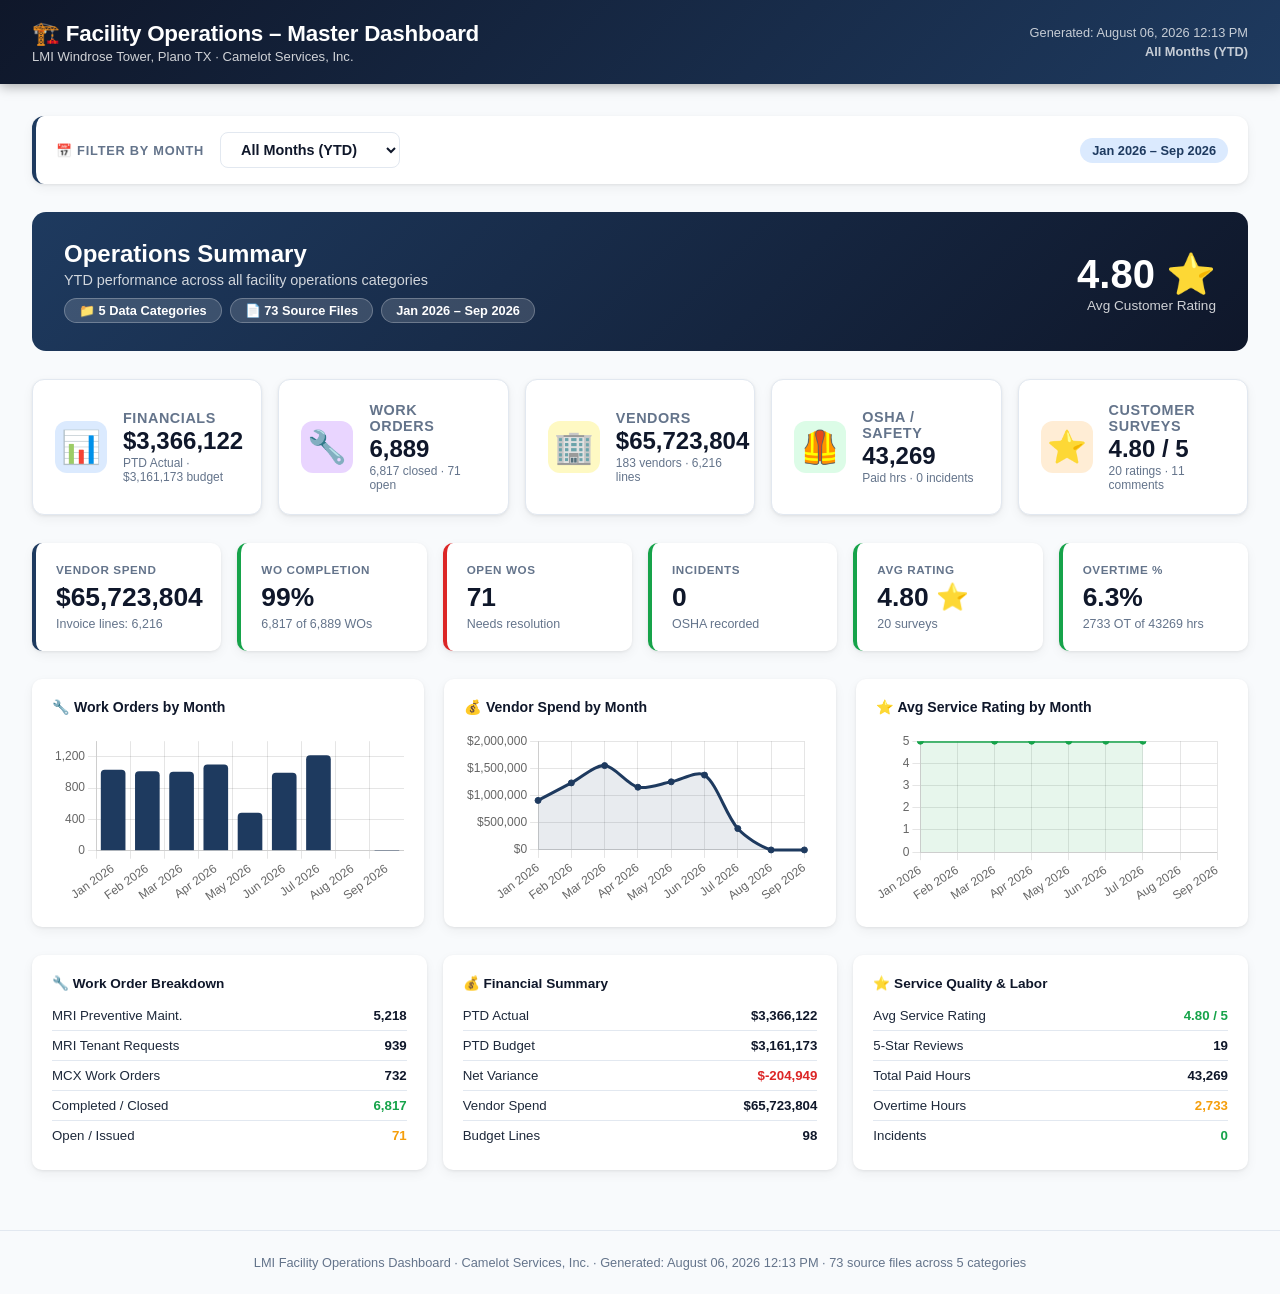
<file: index.html>
<!DOCTYPE html>
<html lang="en">
<head>
<meta charset="UTF-8"><meta name="viewport" content="width=device-width,initial-scale=1.0">
<title>Facility Operations – Master Dashboard</title>
<style>
:root{--navy:#0f172a;--blue:#1e3a5f;--card:#fff;--muted:#64748b;--border:#e2e8f0;--bg:#f8fafc;--success:#16a34a;--warning:#f59e0b;--danger:#dc2626;}
*{box-sizing:border-box;margin:0;padding:0;}
body{font-family:-apple-system,BlinkMacSystemFont,'Segoe UI',sans-serif;background:var(--bg);color:#1e293b;}
header{position:sticky;top:0;z-index:100;background:linear-gradient(135deg,#0f172a 0%,#1e3a5f 100%);color:white;padding:20px 32px;display:flex;justify-content:space-between;align-items:center;box-shadow:0 2px 12px rgba(0,0,0,.35);flex-wrap:wrap;gap:12px;}
header h1{font-size:1.4rem;font-weight:800;letter-spacing:-.01em;}
header .meta{font-size:.8rem;opacity:.75;text-align:right;}
.container{max-width:1400px;margin:0 auto;padding:32px;}
.filter-bar{display:flex;align-items:center;gap:16px;flex-wrap:wrap;margin-bottom:28px;background:white;padding:16px 20px;border-radius:12px;box-shadow:0 1px 3px rgba(0,0,0,.07),0 4px 12px rgba(0,0,0,.05);border-left:4px solid var(--blue);}
.filter-bar label{font-size:.8rem;font-weight:700;color:var(--muted);text-transform:uppercase;letter-spacing:.06em;white-space:nowrap;}
.filter-bar select{padding:8px 16px;border:1px solid var(--border);border-radius:8px;font-size:.9rem;font-weight:600;background:white;cursor:pointer;color:var(--navy);min-width:180px;}
.filter-bar select:focus{outline:2px solid var(--blue);outline-offset:1px;}
.filter-bar .period-badge{margin-left:auto;font-size:.8rem;font-weight:700;color:var(--blue);background:#dbeafe;padding:5px 12px;border-radius:20px;}
.hero{background:linear-gradient(135deg,#1e3a5f 0%,#0f172a 100%);color:white;border-radius:14px;padding:28px 32px;margin-bottom:28px;display:flex;justify-content:space-between;align-items:center;flex-wrap:wrap;gap:16px;}
.hero h2{font-size:1.5rem;font-weight:800;margin-bottom:4px;}
.hero p{font-size:.9rem;opacity:.8;}
.hero .badges{display:flex;gap:8px;flex-wrap:wrap;margin-top:10px;}
.hero .badge{padding:4px 14px;border-radius:20px;font-size:.8rem;font-weight:700;background:rgba(255,255,255,.15);border:1px solid rgba(255,255,255,.25);}
.hero-rating{text-align:right;}
.hero-rating .big{font-size:2.5rem;font-weight:800;}
.hero-rating .sub{opacity:.8;font-size:.85rem;}
.nav-grid{display:grid;grid-template-columns:repeat(auto-fit,minmax(220px,1fr));gap:16px;margin-bottom:28px;}
.nav-card{background:var(--card);border-radius:12px;padding:22px;box-shadow:0 1px 3px rgba(0,0,0,.07),0 4px 12px rgba(0,0,0,.05);text-decoration:none;color:inherit;display:flex;align-items:center;gap:16px;transition:transform .15s,box-shadow .15s;border:1px solid var(--border);}
.nav-card:hover{transform:translateY(-2px);box-shadow:0 4px 20px rgba(0,0,0,.12);}
.nav-icon{font-size:2rem;width:52px;height:52px;display:flex;align-items:center;justify-content:center;border-radius:12px;flex-shrink:0;}
.nav-info .title{font-weight:700;font-size:.9rem;color:var(--muted);margin-bottom:2px;text-transform:uppercase;letter-spacing:.04em;}
.nav-info .val{font-size:1.5rem;font-weight:800;color:var(--navy);line-height:1.1;}
.nav-info .sub{font-size:.75rem;color:var(--muted);margin-top:2px;}
.kpi-grid{display:grid;grid-template-columns:repeat(auto-fit,minmax(180px,1fr));gap:16px;margin-bottom:28px;}
.kpi{background:var(--card);border-radius:10px;padding:20px;box-shadow:0 1px 3px rgba(0,0,0,.07),0 4px 12px rgba(0,0,0,.05);border-left:4px solid var(--blue);}
.kpi .label{font-size:.73rem;font-weight:700;color:var(--muted);text-transform:uppercase;letter-spacing:.05em;margin-bottom:6px;}
.kpi .value{font-size:1.65rem;font-weight:700;color:var(--navy);}
.kpi .sub{font-size:.78rem;color:var(--muted);margin-top:4px;}
.kpi.success{border-left-color:var(--success);} .kpi.warning{border-left-color:var(--warning);} .kpi.danger{border-left-color:var(--danger);}
.charts-grid{display:grid;grid-template-columns:1fr 1fr 1fr;gap:20px;margin-bottom:28px;}
@media(max-width:1100px){.charts-grid{grid-template-columns:1fr 1fr;}}
@media(max-width:700px){.charts-grid{grid-template-columns:1fr;}}
.chart-card{background:var(--card);border-radius:10px;padding:20px;box-shadow:0 1px 3px rgba(0,0,0,.07),0 4px 12px rgba(0,0,0,.05);}
.chart-card h3{font-size:.88rem;font-weight:700;color:var(--navy);margin-bottom:16px;}
canvas{max-height:200px;}
.insight-grid{display:grid;grid-template-columns:repeat(auto-fit,minmax(300px,1fr));gap:16px;margin-bottom:28px;}
.insight-card{background:var(--card);border-radius:10px;padding:20px;box-shadow:0 1px 3px rgba(0,0,0,.07),0 4px 12px rgba(0,0,0,.05);}
.insight-card h4{font-size:.85rem;font-weight:700;color:var(--navy);margin-bottom:10px;display:flex;align-items:center;gap:6px;}
.insight-item{display:flex;justify-content:space-between;align-items:center;padding:7px 0;border-bottom:1px solid var(--border);font-size:.83rem;}
.insight-item:last-child{border-bottom:none;}
.insight-val{font-weight:700;color:var(--navy);}
footer{text-align:center;padding:24px;font-size:.8rem;color:var(--muted);border-top:1px solid var(--border);}
</style>
</head>
<body>
<header>
  <div>
    <h1>🏗️ Facility Operations – Master Dashboard</h1>
    <div style="font-size:.82rem;opacity:.8;margin-top:2px">LMI Windrose Tower, Plano TX · Camelot Services, Inc.</div>
  </div>
  <div class="meta">
    <div>Generated: August 06, 2026 12:13 PM</div>
    <div id="headerPeriod" style="margin-top:4px;font-weight:700">All Months</div>
  </div>
</header>

<div class="container">

  <!-- MONTH FILTER -->
  <div class="filter-bar">
    <label>📅 Filter by Month</label>
    <select id="fMonth" onchange="render()">
      <option value="">All Months (YTD)</option>
    </select>
    <span class="period-badge" id="periodBadge">Jan 2026 – Jul 2026</span>
  </div>

  <!-- HERO BANNER -->
  <div class="hero">
    <div>
      <h2 id="heroTitle">Operations Summary</h2>
      <p id="heroSub">YTD performance across all facility operations categories</p>
      <div class="badges">
        <span class="badge">📁 5 Data Categories</span>
        <span class="badge">📄 73 Source Files</span>
        <span class="badge" id="heroPeriodBadge">Jan – Jul 2026</span>
      </div>
    </div>
    <div class="hero-rating">
      <div class="big" id="heroRating">—</div>
      <div class="sub">Avg Customer Rating</div>
    </div>
  </div>

  <!-- NAV CARDS -->
  <div class="nav-grid" id="navGrid"></div>

  <!-- KPI STRIP -->
  <div class="kpi-grid" id="kpiGrid"></div>

  <!-- TREND CHARTS -->
  <div class="charts-grid">
    <div class="chart-card"><h3>🔧 Work Orders by Month</h3><canvas id="cWO"></canvas></div>
    <div class="chart-card"><h3>💰 Vendor Spend by Month</h3><canvas id="cSpend"></canvas></div>
    <div class="chart-card"><h3>⭐ Avg Service Rating by Month</h3><canvas id="cRating"></canvas></div>
  </div>

  <!-- INSIGHTS -->
  <div class="insight-grid" id="insightGrid"></div>

</div>

<footer>LMI Facility Operations Dashboard · Camelot Services, Inc. · Generated: August 06, 2026 12:13 PM · 73 source files across 5 categories</footer>

<script>/**
 * Skipped minification because the original files appears to be already minified.
 * Original file: /npm/chart.js@4.4.0/dist/chart.umd.js
 *
 * Do NOT use SRI with dynamically generated files! More information: https://www.jsdelivr.com/using-sri-with-dynamic-files
 */
/*!
 * Chart.js v4.4.0
 * https://www.chartjs.org
 * (c) 2023 Chart.js Contributors
 * Released under the MIT License
 */
!function(t,e){"object"==typeof exports&&"undefined"!=typeof module?module.exports=e():"function"==typeof define&&define.amd?define(e):(t="undefined"!=typeof globalThis?globalThis:t||self).Chart=e()}(this,(function(){"use strict";var t=Object.freeze({__proto__:null,get Colors(){return Go},get Decimation(){return Qo},get Filler(){return ma},get Legend(){return ya},get SubTitle(){return ka},get Title(){return Ma},get Tooltip(){return Ba}});function e(){}const i=(()=>{let t=0;return()=>t++})();function s(t){return null==t}function n(t){if(Array.isArray&&Array.isArray(t))return!0;const e=Object.prototype.toString.call(t);return"[object"===e.slice(0,7)&&"Array]"===e.slice(-6)}function o(t){return null!==t&&"[object Object]"===Object.prototype.toString.call(t)}function a(t){return("number"==typeof t||t instanceof Number)&&isFinite(+t)}function r(t,e){return a(t)?t:e}function l(t,e){return void 0===t?e:t}const h=(t,e)=>"string"==typeof t&&t.endsWith("%")?parseFloat(t)/100:+t/e,c=(t,e)=>"string"==typeof t&&t.endsWith("%")?parseFloat(t)/100*e:+t;function d(t,e,i){if(t&&"function"==typeof t.call)return t.apply(i,e)}function u(t,e,i,s){let a,r,l;if(n(t))if(r=t.length,s)for(a=r-1;a>=0;a--)e.call(i,t[a],a);else for(a=0;a<r;a++)e.call(i,t[a],a);else if(o(t))for(l=Object.keys(t),r=l.length,a=0;a<r;a++)e.call(i,t[l[a]],l[a])}function f(t,e){let i,s,n,o;if(!t||!e||t.length!==e.length)return!1;for(i=0,s=t.length;i<s;++i)if(n=t[i],o=e[i],n.datasetIndex!==o.datasetIndex||n.index!==o.index)return!1;return!0}function g(t){if(n(t))return t.map(g);if(o(t)){const e=Object.create(null),i=Object.keys(t),s=i.length;let n=0;for(;n<s;++n)e[i[n]]=g(t[i[n]]);return e}return t}function p(t){return-1===["__proto__","prototype","constructor"].indexOf(t)}function m(t,e,i,s){if(!p(t))return;const n=e[t],a=i[t];o(n)&&o(a)?b(n,a,s):e[t]=g(a)}function b(t,e,i){const s=n(e)?e:[e],a=s.length;if(!o(t))return t;const r=(i=i||{}).merger||m;let l;for(let e=0;e<a;++e){if(l=s[e],!o(l))continue;const n=Object.keys(l);for(let e=0,s=n.length;e<s;++e)r(n[e],t,l,i)}return t}function x(t,e){return b(t,e,{merger:_})}function _(t,e,i){if(!p(t))return;const s=e[t],n=i[t];o(s)&&o(n)?x(s,n):Object.prototype.hasOwnProperty.call(e,t)||(e[t]=g(n))}const y={"":t=>t,x:t=>t.x,y:t=>t.y};function v(t){const e=t.split("."),i=[];let s="";for(const t of e)s+=t,s.endsWith("\\")?s=s.slice(0,-1)+".":(i.push(s),s="");return i}function M(t,e){const i=y[e]||(y[e]=function(t){const e=v(t);return t=>{for(const i of e){if(""===i)break;t=t&&t[i]}return t}}(e));return i(t)}function w(t){return t.charAt(0).toUpperCase()+t.slice(1)}const k=t=>void 0!==t,S=t=>"function"==typeof t,P=(t,e)=>{if(t.size!==e.size)return!1;for(const i of t)if(!e.has(i))return!1;return!0};function D(t){return"mouseup"===t.type||"click"===t.type||"contextmenu"===t.type}const C=Math.PI,O=2*C,A=O+C,T=Number.POSITIVE_INFINITY,L=C/180,E=C/2,R=C/4,I=2*C/3,z=Math.log10,F=Math.sign;function V(t,e,i){return Math.abs(t-e)<i}function B(t){const e=Math.round(t);t=V(t,e,t/1e3)?e:t;const i=Math.pow(10,Math.floor(z(t))),s=t/i;return(s<=1?1:s<=2?2:s<=5?5:10)*i}function W(t){const e=[],i=Math.sqrt(t);let s;for(s=1;s<i;s++)t%s==0&&(e.push(s),e.push(t/s));return i===(0|i)&&e.push(i),e.sort(((t,e)=>t-e)).pop(),e}function N(t){return!isNaN(parseFloat(t))&&isFinite(t)}function H(t,e){const i=Math.round(t);return i-e<=t&&i+e>=t}function j(t,e,i){let s,n,o;for(s=0,n=t.length;s<n;s++)o=t[s][i],isNaN(o)||(e.min=Math.min(e.min,o),e.max=Math.max(e.max,o))}function $(t){return t*(C/180)}function Y(t){return t*(180/C)}function U(t){if(!a(t))return;let e=1,i=0;for(;Math.round(t*e)/e!==t;)e*=10,i++;return i}function X(t,e){const i=e.x-t.x,s=e.y-t.y,n=Math.sqrt(i*i+s*s);let o=Math.atan2(s,i);return o<-.5*C&&(o+=O),{angle:o,distance:n}}function q(t,e){return Math.sqrt(Math.pow(e.x-t.x,2)+Math.pow(e.y-t.y,2))}function K(t,e){return(t-e+A)%O-C}function G(t){return(t%O+O)%O}function Z(t,e,i,s){const n=G(t),o=G(e),a=G(i),r=G(o-n),l=G(a-n),h=G(n-o),c=G(n-a);return n===o||n===a||s&&o===a||r>l&&h<c}function J(t,e,i){return Math.max(e,Math.min(i,t))}function Q(t){return J(t,-32768,32767)}function tt(t,e,i,s=1e-6){return t>=Math.min(e,i)-s&&t<=Math.max(e,i)+s}function et(t,e,i){i=i||(i=>t[i]<e);let s,n=t.length-1,o=0;for(;n-o>1;)s=o+n>>1,i(s)?o=s:n=s;return{lo:o,hi:n}}const it=(t,e,i,s)=>et(t,i,s?s=>{const n=t[s][e];return n<i||n===i&&t[s+1][e]===i}:s=>t[s][e]<i),st=(t,e,i)=>et(t,i,(s=>t[s][e]>=i));function nt(t,e,i){let s=0,n=t.length;for(;s<n&&t[s]<e;)s++;for(;n>s&&t[n-1]>i;)n--;return s>0||n<t.length?t.slice(s,n):t}const ot=["push","pop","shift","splice","unshift"];function at(t,e){t._chartjs?t._chartjs.listeners.push(e):(Object.defineProperty(t,"_chartjs",{configurable:!0,enumerable:!1,value:{listeners:[e]}}),ot.forEach((e=>{const i="_onData"+w(e),s=t[e];Object.defineProperty(t,e,{configurable:!0,enumerable:!1,value(...e){const n=s.apply(this,e);return t._chartjs.listeners.forEach((t=>{"function"==typeof t[i]&&t[i](...e)})),n}})})))}function rt(t,e){const i=t._chartjs;if(!i)return;const s=i.listeners,n=s.indexOf(e);-1!==n&&s.splice(n,1),s.length>0||(ot.forEach((e=>{delete t[e]})),delete t._chartjs)}function lt(t){const e=new Set(t);return e.size===t.length?t:Array.from(e)}const ht="undefined"==typeof window?function(t){return t()}:window.requestAnimationFrame;function ct(t,e){let i=[],s=!1;return function(...n){i=n,s||(s=!0,ht.call(window,(()=>{s=!1,t.apply(e,i)})))}}function dt(t,e){let i;return function(...s){return e?(clearTimeout(i),i=setTimeout(t,e,s)):t.apply(this,s),e}}const ut=t=>"start"===t?"left":"end"===t?"right":"center",ft=(t,e,i)=>"start"===t?e:"end"===t?i:(e+i)/2,gt=(t,e,i,s)=>t===(s?"left":"right")?i:"center"===t?(e+i)/2:e;function pt(t,e,i){const s=e.length;let n=0,o=s;if(t._sorted){const{iScale:a,_parsed:r}=t,l=a.axis,{min:h,max:c,minDefined:d,maxDefined:u}=a.getUserBounds();d&&(n=J(Math.min(it(r,l,h).lo,i?s:it(e,l,a.getPixelForValue(h)).lo),0,s-1)),o=u?J(Math.max(it(r,a.axis,c,!0).hi+1,i?0:it(e,l,a.getPixelForValue(c),!0).hi+1),n,s)-n:s-n}return{start:n,count:o}}function mt(t){const{xScale:e,yScale:i,_scaleRanges:s}=t,n={xmin:e.min,xmax:e.max,ymin:i.min,ymax:i.max};if(!s)return t._scaleRanges=n,!0;const o=s.xmin!==e.min||s.xmax!==e.max||s.ymin!==i.min||s.ymax!==i.max;return Object.assign(s,n),o}class bt{constructor(){this._request=null,this._charts=new Map,this._running=!1,this._lastDate=void 0}_notify(t,e,i,s){const n=e.listeners[s],o=e.duration;n.forEach((s=>s({chart:t,initial:e.initial,numSteps:o,currentStep:Math.min(i-e.start,o)})))}_refresh(){this._request||(this._running=!0,this._request=ht.call(window,(()=>{this._update(),this._request=null,this._running&&this._refresh()})))}_update(t=Date.now()){let e=0;this._charts.forEach(((i,s)=>{if(!i.running||!i.items.length)return;const n=i.items;let o,a=n.length-1,r=!1;for(;a>=0;--a)o=n[a],o._active?(o._total>i.duration&&(i.duration=o._total),o.tick(t),r=!0):(n[a]=n[n.length-1],n.pop());r&&(s.draw(),this._notify(s,i,t,"progress")),n.length||(i.running=!1,this._notify(s,i,t,"complete"),i.initial=!1),e+=n.length})),this._lastDate=t,0===e&&(this._running=!1)}_getAnims(t){const e=this._charts;let i=e.get(t);return i||(i={running:!1,initial:!0,items:[],listeners:{complete:[],progress:[]}},e.set(t,i)),i}listen(t,e,i){this._getAnims(t).listeners[e].push(i)}add(t,e){e&&e.length&&this._getAnims(t).items.push(...e)}has(t){return this._getAnims(t).items.length>0}start(t){const e=this._charts.get(t);e&&(e.running=!0,e.start=Date.now(),e.duration=e.items.reduce(((t,e)=>Math.max(t,e._duration)),0),this._refresh())}running(t){if(!this._running)return!1;const e=this._charts.get(t);return!!(e&&e.running&&e.items.length)}stop(t){const e=this._charts.get(t);if(!e||!e.items.length)return;const i=e.items;let s=i.length-1;for(;s>=0;--s)i[s].cancel();e.items=[],this._notify(t,e,Date.now(),"complete")}remove(t){return this._charts.delete(t)}}var xt=new bt;
/*!
 * @kurkle/color v0.3.2
 * https://github.com/kurkle/color#readme
 * (c) 2023 Jukka Kurkela
 * Released under the MIT License
 */function _t(t){return t+.5|0}const yt=(t,e,i)=>Math.max(Math.min(t,i),e);function vt(t){return yt(_t(2.55*t),0,255)}function Mt(t){return yt(_t(255*t),0,255)}function wt(t){return yt(_t(t/2.55)/100,0,1)}function kt(t){return yt(_t(100*t),0,100)}const St={0:0,1:1,2:2,3:3,4:4,5:5,6:6,7:7,8:8,9:9,A:10,B:11,C:12,D:13,E:14,F:15,a:10,b:11,c:12,d:13,e:14,f:15},Pt=[..."0123456789ABCDEF"],Dt=t=>Pt[15&t],Ct=t=>Pt[(240&t)>>4]+Pt[15&t],Ot=t=>(240&t)>>4==(15&t);function At(t){var e=(t=>Ot(t.r)&&Ot(t.g)&&Ot(t.b)&&Ot(t.a))(t)?Dt:Ct;return t?"#"+e(t.r)+e(t.g)+e(t.b)+((t,e)=>t<255?e(t):"")(t.a,e):void 0}const Tt=/^(hsla?|hwb|hsv)\(\s*([-+.e\d]+)(?:deg)?[\s,]+([-+.e\d]+)%[\s,]+([-+.e\d]+)%(?:[\s,]+([-+.e\d]+)(%)?)?\s*\)$/;function Lt(t,e,i){const s=e*Math.min(i,1-i),n=(e,n=(e+t/30)%12)=>i-s*Math.max(Math.min(n-3,9-n,1),-1);return[n(0),n(8),n(4)]}function Et(t,e,i){const s=(s,n=(s+t/60)%6)=>i-i*e*Math.max(Math.min(n,4-n,1),0);return[s(5),s(3),s(1)]}function Rt(t,e,i){const s=Lt(t,1,.5);let n;for(e+i>1&&(n=1/(e+i),e*=n,i*=n),n=0;n<3;n++)s[n]*=1-e-i,s[n]+=e;return s}function It(t){const e=t.r/255,i=t.g/255,s=t.b/255,n=Math.max(e,i,s),o=Math.min(e,i,s),a=(n+o)/2;let r,l,h;return n!==o&&(h=n-o,l=a>.5?h/(2-n-o):h/(n+o),r=function(t,e,i,s,n){return t===n?(e-i)/s+(e<i?6:0):e===n?(i-t)/s+2:(t-e)/s+4}(e,i,s,h,n),r=60*r+.5),[0|r,l||0,a]}function zt(t,e,i,s){return(Array.isArray(e)?t(e[0],e[1],e[2]):t(e,i,s)).map(Mt)}function Ft(t,e,i){return zt(Lt,t,e,i)}function Vt(t){return(t%360+360)%360}function Bt(t){const e=Tt.exec(t);let i,s=255;if(!e)return;e[5]!==i&&(s=e[6]?vt(+e[5]):Mt(+e[5]));const n=Vt(+e[2]),o=+e[3]/100,a=+e[4]/100;return i="hwb"===e[1]?function(t,e,i){return zt(Rt,t,e,i)}(n,o,a):"hsv"===e[1]?function(t,e,i){return zt(Et,t,e,i)}(n,o,a):Ft(n,o,a),{r:i[0],g:i[1],b:i[2],a:s}}const Wt={x:"dark",Z:"light",Y:"re",X:"blu",W:"gr",V:"medium",U:"slate",A:"ee",T:"ol",S:"or",B:"ra",C:"lateg",D:"ights",R:"in",Q:"turquois",E:"hi",P:"ro",O:"al",N:"le",M:"de",L:"yello",F:"en",K:"ch",G:"arks",H:"ea",I:"ightg",J:"wh"},Nt={OiceXe:"f0f8ff",antiquewEte:"faebd7",aqua:"ffff",aquamarRe:"7fffd4",azuY:"f0ffff",beige:"f5f5dc",bisque:"ffe4c4",black:"0",blanKedOmond:"ffebcd",Xe:"ff",XeviTet:"8a2be2",bPwn:"a52a2a",burlywood:"deb887",caMtXe:"5f9ea0",KartYuse:"7fff00",KocTate:"d2691e",cSO:"ff7f50",cSnflowerXe:"6495ed",cSnsilk:"fff8dc",crimson:"dc143c",cyan:"ffff",xXe:"8b",xcyan:"8b8b",xgTMnPd:"b8860b",xWay:"a9a9a9",xgYF:"6400",xgYy:"a9a9a9",xkhaki:"bdb76b",xmagFta:"8b008b",xTivegYF:"556b2f",xSange:"ff8c00",xScEd:"9932cc",xYd:"8b0000",xsOmon:"e9967a",xsHgYF:"8fbc8f",xUXe:"483d8b",xUWay:"2f4f4f",xUgYy:"2f4f4f",xQe:"ced1",xviTet:"9400d3",dAppRk:"ff1493",dApskyXe:"bfff",dimWay:"696969",dimgYy:"696969",dodgerXe:"1e90ff",fiYbrick:"b22222",flSOwEte:"fffaf0",foYstWAn:"228b22",fuKsia:"ff00ff",gaRsbSo:"dcdcdc",ghostwEte:"f8f8ff",gTd:"ffd700",gTMnPd:"daa520",Way:"808080",gYF:"8000",gYFLw:"adff2f",gYy:"808080",honeyMw:"f0fff0",hotpRk:"ff69b4",RdianYd:"cd5c5c",Rdigo:"4b0082",ivSy:"fffff0",khaki:"f0e68c",lavFMr:"e6e6fa",lavFMrXsh:"fff0f5",lawngYF:"7cfc00",NmoncEffon:"fffacd",ZXe:"add8e6",ZcSO:"f08080",Zcyan:"e0ffff",ZgTMnPdLw:"fafad2",ZWay:"d3d3d3",ZgYF:"90ee90",ZgYy:"d3d3d3",ZpRk:"ffb6c1",ZsOmon:"ffa07a",ZsHgYF:"20b2aa",ZskyXe:"87cefa",ZUWay:"778899",ZUgYy:"778899",ZstAlXe:"b0c4de",ZLw:"ffffe0",lime:"ff00",limegYF:"32cd32",lRF:"faf0e6",magFta:"ff00ff",maPon:"800000",VaquamarRe:"66cdaa",VXe:"cd",VScEd:"ba55d3",VpurpN:"9370db",VsHgYF:"3cb371",VUXe:"7b68ee",VsprRggYF:"fa9a",VQe:"48d1cc",VviTetYd:"c71585",midnightXe:"191970",mRtcYam:"f5fffa",mistyPse:"ffe4e1",moccasR:"ffe4b5",navajowEte:"ffdead",navy:"80",Tdlace:"fdf5e6",Tive:"808000",TivedBb:"6b8e23",Sange:"ffa500",SangeYd:"ff4500",ScEd:"da70d6",pOegTMnPd:"eee8aa",pOegYF:"98fb98",pOeQe:"afeeee",pOeviTetYd:"db7093",papayawEp:"ffefd5",pHKpuff:"ffdab9",peru:"cd853f",pRk:"ffc0cb",plum:"dda0dd",powMrXe:"b0e0e6",purpN:"800080",YbeccapurpN:"663399",Yd:"ff0000",Psybrown:"bc8f8f",PyOXe:"4169e1",saddNbPwn:"8b4513",sOmon:"fa8072",sandybPwn:"f4a460",sHgYF:"2e8b57",sHshell:"fff5ee",siFna:"a0522d",silver:"c0c0c0",skyXe:"87ceeb",UXe:"6a5acd",UWay:"708090",UgYy:"708090",snow:"fffafa",sprRggYF:"ff7f",stAlXe:"4682b4",tan:"d2b48c",teO:"8080",tEstN:"d8bfd8",tomato:"ff6347",Qe:"40e0d0",viTet:"ee82ee",JHt:"f5deb3",wEte:"ffffff",wEtesmoke:"f5f5f5",Lw:"ffff00",LwgYF:"9acd32"};let Ht;function jt(t){Ht||(Ht=function(){const t={},e=Object.keys(Nt),i=Object.keys(Wt);let s,n,o,a,r;for(s=0;s<e.length;s++){for(a=r=e[s],n=0;n<i.length;n++)o=i[n],r=r.replace(o,Wt[o]);o=parseInt(Nt[a],16),t[r]=[o>>16&255,o>>8&255,255&o]}return t}(),Ht.transparent=[0,0,0,0]);const e=Ht[t.toLowerCase()];return e&&{r:e[0],g:e[1],b:e[2],a:4===e.length?e[3]:255}}const $t=/^rgba?\(\s*([-+.\d]+)(%)?[\s,]+([-+.e\d]+)(%)?[\s,]+([-+.e\d]+)(%)?(?:[\s,/]+([-+.e\d]+)(%)?)?\s*\)$/;const Yt=t=>t<=.0031308?12.92*t:1.055*Math.pow(t,1/2.4)-.055,Ut=t=>t<=.04045?t/12.92:Math.pow((t+.055)/1.055,2.4);function Xt(t,e,i){if(t){let s=It(t);s[e]=Math.max(0,Math.min(s[e]+s[e]*i,0===e?360:1)),s=Ft(s),t.r=s[0],t.g=s[1],t.b=s[2]}}function qt(t,e){return t?Object.assign(e||{},t):t}function Kt(t){var e={r:0,g:0,b:0,a:255};return Array.isArray(t)?t.length>=3&&(e={r:t[0],g:t[1],b:t[2],a:255},t.length>3&&(e.a=Mt(t[3]))):(e=qt(t,{r:0,g:0,b:0,a:1})).a=Mt(e.a),e}function Gt(t){return"r"===t.charAt(0)?function(t){const e=$t.exec(t);let i,s,n,o=255;if(e){if(e[7]!==i){const t=+e[7];o=e[8]?vt(t):yt(255*t,0,255)}return i=+e[1],s=+e[3],n=+e[5],i=255&(e[2]?vt(i):yt(i,0,255)),s=255&(e[4]?vt(s):yt(s,0,255)),n=255&(e[6]?vt(n):yt(n,0,255)),{r:i,g:s,b:n,a:o}}}(t):Bt(t)}class Zt{constructor(t){if(t instanceof Zt)return t;const e=typeof t;let i;var s,n,o;"object"===e?i=Kt(t):"string"===e&&(o=(s=t).length,"#"===s[0]&&(4===o||5===o?n={r:255&17*St[s[1]],g:255&17*St[s[2]],b:255&17*St[s[3]],a:5===o?17*St[s[4]]:255}:7!==o&&9!==o||(n={r:St[s[1]]<<4|St[s[2]],g:St[s[3]]<<4|St[s[4]],b:St[s[5]]<<4|St[s[6]],a:9===o?St[s[7]]<<4|St[s[8]]:255})),i=n||jt(t)||Gt(t)),this._rgb=i,this._valid=!!i}get valid(){return this._valid}get rgb(){var t=qt(this._rgb);return t&&(t.a=wt(t.a)),t}set rgb(t){this._rgb=Kt(t)}rgbString(){return this._valid?(t=this._rgb)&&(t.a<255?`rgba(${t.r}, ${t.g}, ${t.b}, ${wt(t.a)})`:`rgb(${t.r}, ${t.g}, ${t.b})`):void 0;var t}hexString(){return this._valid?At(this._rgb):void 0}hslString(){return this._valid?function(t){if(!t)return;const e=It(t),i=e[0],s=kt(e[1]),n=kt(e[2]);return t.a<255?`hsla(${i}, ${s}%, ${n}%, ${wt(t.a)})`:`hsl(${i}, ${s}%, ${n}%)`}(this._rgb):void 0}mix(t,e){if(t){const i=this.rgb,s=t.rgb;let n;const o=e===n?.5:e,a=2*o-1,r=i.a-s.a,l=((a*r==-1?a:(a+r)/(1+a*r))+1)/2;n=1-l,i.r=255&l*i.r+n*s.r+.5,i.g=255&l*i.g+n*s.g+.5,i.b=255&l*i.b+n*s.b+.5,i.a=o*i.a+(1-o)*s.a,this.rgb=i}return this}interpolate(t,e){return t&&(this._rgb=function(t,e,i){const s=Ut(wt(t.r)),n=Ut(wt(t.g)),o=Ut(wt(t.b));return{r:Mt(Yt(s+i*(Ut(wt(e.r))-s))),g:Mt(Yt(n+i*(Ut(wt(e.g))-n))),b:Mt(Yt(o+i*(Ut(wt(e.b))-o))),a:t.a+i*(e.a-t.a)}}(this._rgb,t._rgb,e)),this}clone(){return new Zt(this.rgb)}alpha(t){return this._rgb.a=Mt(t),this}clearer(t){return this._rgb.a*=1-t,this}greyscale(){const t=this._rgb,e=_t(.3*t.r+.59*t.g+.11*t.b);return t.r=t.g=t.b=e,this}opaquer(t){return this._rgb.a*=1+t,this}negate(){const t=this._rgb;return t.r=255-t.r,t.g=255-t.g,t.b=255-t.b,this}lighten(t){return Xt(this._rgb,2,t),this}darken(t){return Xt(this._rgb,2,-t),this}saturate(t){return Xt(this._rgb,1,t),this}desaturate(t){return Xt(this._rgb,1,-t),this}rotate(t){return function(t,e){var i=It(t);i[0]=Vt(i[0]+e),i=Ft(i),t.r=i[0],t.g=i[1],t.b=i[2]}(this._rgb,t),this}}function Jt(t){if(t&&"object"==typeof t){const e=t.toString();return"[object CanvasPattern]"===e||"[object CanvasGradient]"===e}return!1}function Qt(t){return Jt(t)?t:new Zt(t)}function te(t){return Jt(t)?t:new Zt(t).saturate(.5).darken(.1).hexString()}const ee=["x","y","borderWidth","radius","tension"],ie=["color","borderColor","backgroundColor"];const se=new Map;function ne(t,e,i){return function(t,e){e=e||{};const i=t+JSON.stringify(e);let s=se.get(i);return s||(s=new Intl.NumberFormat(t,e),se.set(i,s)),s}(e,i).format(t)}const oe={values:t=>n(t)?t:""+t,numeric(t,e,i){if(0===t)return"0";const s=this.chart.options.locale;let n,o=t;if(i.length>1){const e=Math.max(Math.abs(i[0].value),Math.abs(i[i.length-1].value));(e<1e-4||e>1e15)&&(n="scientific"),o=function(t,e){let i=e.length>3?e[2].value-e[1].value:e[1].value-e[0].value;Math.abs(i)>=1&&t!==Math.floor(t)&&(i=t-Math.floor(t));return i}(t,i)}const a=z(Math.abs(o)),r=isNaN(a)?1:Math.max(Math.min(-1*Math.floor(a),20),0),l={notation:n,minimumFractionDigits:r,maximumFractionDigits:r};return Object.assign(l,this.options.ticks.format),ne(t,s,l)},logarithmic(t,e,i){if(0===t)return"0";const s=i[e].significand||t/Math.pow(10,Math.floor(z(t)));return[1,2,3,5,10,15].includes(s)||e>.8*i.length?oe.numeric.call(this,t,e,i):""}};var ae={formatters:oe};const re=Object.create(null),le=Object.create(null);function he(t,e){if(!e)return t;const i=e.split(".");for(let e=0,s=i.length;e<s;++e){const s=i[e];t=t[s]||(t[s]=Object.create(null))}return t}function ce(t,e,i){return"string"==typeof e?b(he(t,e),i):b(he(t,""),e)}class de{constructor(t,e){this.animation=void 0,this.backgroundColor="rgba(0,0,0,0.1)",this.borderColor="rgba(0,0,0,0.1)",this.color="#666",this.datasets={},this.devicePixelRatio=t=>t.chart.platform.getDevicePixelRatio(),this.elements={},this.events=["mousemove","mouseout","click","touchstart","touchmove"],this.font={family:"'Helvetica Neue', 'Helvetica', 'Arial', sans-serif",size:12,style:"normal",lineHeight:1.2,weight:null},this.hover={},this.hoverBackgroundColor=(t,e)=>te(e.backgroundColor),this.hoverBorderColor=(t,e)=>te(e.borderColor),this.hoverColor=(t,e)=>te(e.color),this.indexAxis="x",this.interaction={mode:"nearest",intersect:!0,includeInvisible:!1},this.maintainAspectRatio=!0,this.onHover=null,this.onClick=null,this.parsing=!0,this.plugins={},this.responsive=!0,this.scale=void 0,this.scales={},this.showLine=!0,this.drawActiveElementsOnTop=!0,this.describe(t),this.apply(e)}set(t,e){return ce(this,t,e)}get(t){return he(this,t)}describe(t,e){return ce(le,t,e)}override(t,e){return ce(re,t,e)}route(t,e,i,s){const n=he(this,t),a=he(this,i),r="_"+e;Object.defineProperties(n,{[r]:{value:n[e],writable:!0},[e]:{enumerable:!0,get(){const t=this[r],e=a[s];return o(t)?Object.assign({},e,t):l(t,e)},set(t){this[r]=t}}})}apply(t){t.forEach((t=>t(this)))}}var ue=new de({_scriptable:t=>!t.startsWith("on"),_indexable:t=>"events"!==t,hover:{_fallback:"interaction"},interaction:{_scriptable:!1,_indexable:!1}},[function(t){t.set("animation",{delay:void 0,duration:1e3,easing:"easeOutQuart",fn:void 0,from:void 0,loop:void 0,to:void 0,type:void 0}),t.describe("animation",{_fallback:!1,_indexable:!1,_scriptable:t=>"onProgress"!==t&&"onComplete"!==t&&"fn"!==t}),t.set("animations",{colors:{type:"color",properties:ie},numbers:{type:"number",properties:ee}}),t.describe("animations",{_fallback:"animation"}),t.set("transitions",{active:{animation:{duration:400}},resize:{animation:{duration:0}},show:{animations:{colors:{from:"transparent"},visible:{type:"boolean",duration:0}}},hide:{animations:{colors:{to:"transparent"},visible:{type:"boolean",easing:"linear",fn:t=>0|t}}}})},function(t){t.set("layout",{autoPadding:!0,padding:{top:0,right:0,bottom:0,left:0}})},function(t){t.set("scale",{display:!0,offset:!1,reverse:!1,beginAtZero:!1,bounds:"ticks",clip:!0,grace:0,grid:{display:!0,lineWidth:1,drawOnChartArea:!0,drawTicks:!0,tickLength:8,tickWidth:(t,e)=>e.lineWidth,tickColor:(t,e)=>e.color,offset:!1},border:{display:!0,dash:[],dashOffset:0,width:1},title:{display:!1,text:"",padding:{top:4,bottom:4}},ticks:{minRotation:0,maxRotation:50,mirror:!1,textStrokeWidth:0,textStrokeColor:"",padding:3,display:!0,autoSkip:!0,autoSkipPadding:3,labelOffset:0,callback:ae.formatters.values,minor:{},major:{},align:"center",crossAlign:"near",showLabelBackdrop:!1,backdropColor:"rgba(255, 255, 255, 0.75)",backdropPadding:2}}),t.route("scale.ticks","color","","color"),t.route("scale.grid","color","","borderColor"),t.route("scale.border","color","","borderColor"),t.route("scale.title","color","","color"),t.describe("scale",{_fallback:!1,_scriptable:t=>!t.startsWith("before")&&!t.startsWith("after")&&"callback"!==t&&"parser"!==t,_indexable:t=>"borderDash"!==t&&"tickBorderDash"!==t&&"dash"!==t}),t.describe("scales",{_fallback:"scale"}),t.describe("scale.ticks",{_scriptable:t=>"backdropPadding"!==t&&"callback"!==t,_indexable:t=>"backdropPadding"!==t})}]);function fe(){return"undefined"!=typeof window&&"undefined"!=typeof document}function ge(t){let e=t.parentNode;return e&&"[object ShadowRoot]"===e.toString()&&(e=e.host),e}function pe(t,e,i){let s;return"string"==typeof t?(s=parseInt(t,10),-1!==t.indexOf("%")&&(s=s/100*e.parentNode[i])):s=t,s}const me=t=>t.ownerDocument.defaultView.getComputedStyle(t,null);function be(t,e){return me(t).getPropertyValue(e)}const xe=["top","right","bottom","left"];function _e(t,e,i){const s={};i=i?"-"+i:"";for(let n=0;n<4;n++){const o=xe[n];s[o]=parseFloat(t[e+"-"+o+i])||0}return s.width=s.left+s.right,s.height=s.top+s.bottom,s}const ye=(t,e,i)=>(t>0||e>0)&&(!i||!i.shadowRoot);function ve(t,e){if("native"in t)return t;const{canvas:i,currentDevicePixelRatio:s}=e,n=me(i),o="border-box"===n.boxSizing,a=_e(n,"padding"),r=_e(n,"border","width"),{x:l,y:h,box:c}=function(t,e){const i=t.touches,s=i&&i.length?i[0]:t,{offsetX:n,offsetY:o}=s;let a,r,l=!1;if(ye(n,o,t.target))a=n,r=o;else{const t=e.getBoundingClientRect();a=s.clientX-t.left,r=s.clientY-t.top,l=!0}return{x:a,y:r,box:l}}(t,i),d=a.left+(c&&r.left),u=a.top+(c&&r.top);let{width:f,height:g}=e;return o&&(f-=a.width+r.width,g-=a.height+r.height),{x:Math.round((l-d)/f*i.width/s),y:Math.round((h-u)/g*i.height/s)}}const Me=t=>Math.round(10*t)/10;function we(t,e,i,s){const n=me(t),o=_e(n,"margin"),a=pe(n.maxWidth,t,"clientWidth")||T,r=pe(n.maxHeight,t,"clientHeight")||T,l=function(t,e,i){let s,n;if(void 0===e||void 0===i){const o=ge(t);if(o){const t=o.getBoundingClientRect(),a=me(o),r=_e(a,"border","width"),l=_e(a,"padding");e=t.width-l.width-r.width,i=t.height-l.height-r.height,s=pe(a.maxWidth,o,"clientWidth"),n=pe(a.maxHeight,o,"clientHeight")}else e=t.clientWidth,i=t.clientHeight}return{width:e,height:i,maxWidth:s||T,maxHeight:n||T}}(t,e,i);let{width:h,height:c}=l;if("content-box"===n.boxSizing){const t=_e(n,"border","width"),e=_e(n,"padding");h-=e.width+t.width,c-=e.height+t.height}h=Math.max(0,h-o.width),c=Math.max(0,s?h/s:c-o.height),h=Me(Math.min(h,a,l.maxWidth)),c=Me(Math.min(c,r,l.maxHeight)),h&&!c&&(c=Me(h/2));return(void 0!==e||void 0!==i)&&s&&l.height&&c>l.height&&(c=l.height,h=Me(Math.floor(c*s))),{width:h,height:c}}function ke(t,e,i){const s=e||1,n=Math.floor(t.height*s),o=Math.floor(t.width*s);t.height=Math.floor(t.height),t.width=Math.floor(t.width);const a=t.canvas;return a.style&&(i||!a.style.height&&!a.style.width)&&(a.style.height=`${t.height}px`,a.style.width=`${t.width}px`),(t.currentDevicePixelRatio!==s||a.height!==n||a.width!==o)&&(t.currentDevicePixelRatio=s,a.height=n,a.width=o,t.ctx.setTransform(s,0,0,s,0,0),!0)}const Se=function(){let t=!1;try{const e={get passive(){return t=!0,!1}};window.addEventListener("test",null,e),window.removeEventListener("test",null,e)}catch(t){}return t}();function Pe(t,e){const i=be(t,e),s=i&&i.match(/^(\d+)(\.\d+)?px$/);return s?+s[1]:void 0}function De(t){return!t||s(t.size)||s(t.family)?null:(t.style?t.style+" ":"")+(t.weight?t.weight+" ":"")+t.size+"px "+t.family}function Ce(t,e,i,s,n){let o=e[n];return o||(o=e[n]=t.measureText(n).width,i.push(n)),o>s&&(s=o),s}function Oe(t,e,i,s){let o=(s=s||{}).data=s.data||{},a=s.garbageCollect=s.garbageCollect||[];s.font!==e&&(o=s.data={},a=s.garbageCollect=[],s.font=e),t.save(),t.font=e;let r=0;const l=i.length;let h,c,d,u,f;for(h=0;h<l;h++)if(u=i[h],null==u||n(u)){if(n(u))for(c=0,d=u.length;c<d;c++)f=u[c],null==f||n(f)||(r=Ce(t,o,a,r,f))}else r=Ce(t,o,a,r,u);t.restore();const g=a.length/2;if(g>i.length){for(h=0;h<g;h++)delete o[a[h]];a.splice(0,g)}return r}function Ae(t,e,i){const s=t.currentDevicePixelRatio,n=0!==i?Math.max(i/2,.5):0;return Math.round((e-n)*s)/s+n}function Te(t,e){(e=e||t.getContext("2d")).save(),e.resetTransform(),e.clearRect(0,0,t.width,t.height),e.restore()}function Le(t,e,i,s){Ee(t,e,i,s,null)}function Ee(t,e,i,s,n){let o,a,r,l,h,c,d,u;const f=e.pointStyle,g=e.rotation,p=e.radius;let m=(g||0)*L;if(f&&"object"==typeof f&&(o=f.toString(),"[object HTMLImageElement]"===o||"[object HTMLCanvasElement]"===o))return t.save(),t.translate(i,s),t.rotate(m),t.drawImage(f,-f.width/2,-f.height/2,f.width,f.height),void t.restore();if(!(isNaN(p)||p<=0)){switch(t.beginPath(),f){default:n?t.ellipse(i,s,n/2,p,0,0,O):t.arc(i,s,p,0,O),t.closePath();break;case"triangle":c=n?n/2:p,t.moveTo(i+Math.sin(m)*c,s-Math.cos(m)*p),m+=I,t.lineTo(i+Math.sin(m)*c,s-Math.cos(m)*p),m+=I,t.lineTo(i+Math.sin(m)*c,s-Math.cos(m)*p),t.closePath();break;case"rectRounded":h=.516*p,l=p-h,a=Math.cos(m+R)*l,d=Math.cos(m+R)*(n?n/2-h:l),r=Math.sin(m+R)*l,u=Math.sin(m+R)*(n?n/2-h:l),t.arc(i-d,s-r,h,m-C,m-E),t.arc(i+u,s-a,h,m-E,m),t.arc(i+d,s+r,h,m,m+E),t.arc(i-u,s+a,h,m+E,m+C),t.closePath();break;case"rect":if(!g){l=Math.SQRT1_2*p,c=n?n/2:l,t.rect(i-c,s-l,2*c,2*l);break}m+=R;case"rectRot":d=Math.cos(m)*(n?n/2:p),a=Math.cos(m)*p,r=Math.sin(m)*p,u=Math.sin(m)*(n?n/2:p),t.moveTo(i-d,s-r),t.lineTo(i+u,s-a),t.lineTo(i+d,s+r),t.lineTo(i-u,s+a),t.closePath();break;case"crossRot":m+=R;case"cross":d=Math.cos(m)*(n?n/2:p),a=Math.cos(m)*p,r=Math.sin(m)*p,u=Math.sin(m)*(n?n/2:p),t.moveTo(i-d,s-r),t.lineTo(i+d,s+r),t.moveTo(i+u,s-a),t.lineTo(i-u,s+a);break;case"star":d=Math.cos(m)*(n?n/2:p),a=Math.cos(m)*p,r=Math.sin(m)*p,u=Math.sin(m)*(n?n/2:p),t.moveTo(i-d,s-r),t.lineTo(i+d,s+r),t.moveTo(i+u,s-a),t.lineTo(i-u,s+a),m+=R,d=Math.cos(m)*(n?n/2:p),a=Math.cos(m)*p,r=Math.sin(m)*p,u=Math.sin(m)*(n?n/2:p),t.moveTo(i-d,s-r),t.lineTo(i+d,s+r),t.moveTo(i+u,s-a),t.lineTo(i-u,s+a);break;case"line":a=n?n/2:Math.cos(m)*p,r=Math.sin(m)*p,t.moveTo(i-a,s-r),t.lineTo(i+a,s+r);break;case"dash":t.moveTo(i,s),t.lineTo(i+Math.cos(m)*(n?n/2:p),s+Math.sin(m)*p);break;case!1:t.closePath()}t.fill(),e.borderWidth>0&&t.stroke()}}function Re(t,e,i){return i=i||.5,!e||t&&t.x>e.left-i&&t.x<e.right+i&&t.y>e.top-i&&t.y<e.bottom+i}function Ie(t,e){t.save(),t.beginPath(),t.rect(e.left,e.top,e.right-e.left,e.bottom-e.top),t.clip()}function ze(t){t.restore()}function Fe(t,e,i,s,n){if(!e)return t.lineTo(i.x,i.y);if("middle"===n){const s=(e.x+i.x)/2;t.lineTo(s,e.y),t.lineTo(s,i.y)}else"after"===n!=!!s?t.lineTo(e.x,i.y):t.lineTo(i.x,e.y);t.lineTo(i.x,i.y)}function Ve(t,e,i,s){if(!e)return t.lineTo(i.x,i.y);t.bezierCurveTo(s?e.cp1x:e.cp2x,s?e.cp1y:e.cp2y,s?i.cp2x:i.cp1x,s?i.cp2y:i.cp1y,i.x,i.y)}function Be(t,e,i,s,n){if(n.strikethrough||n.underline){const o=t.measureText(s),a=e-o.actualBoundingBoxLeft,r=e+o.actualBoundingBoxRight,l=i-o.actualBoundingBoxAscent,h=i+o.actualBoundingBoxDescent,c=n.strikethrough?(l+h)/2:h;t.strokeStyle=t.fillStyle,t.beginPath(),t.lineWidth=n.decorationWidth||2,t.moveTo(a,c),t.lineTo(r,c),t.stroke()}}function We(t,e){const i=t.fillStyle;t.fillStyle=e.color,t.fillRect(e.left,e.top,e.width,e.height),t.fillStyle=i}function Ne(t,e,i,o,a,r={}){const l=n(e)?e:[e],h=r.strokeWidth>0&&""!==r.strokeColor;let c,d;for(t.save(),t.font=a.string,function(t,e){e.translation&&t.translate(e.translation[0],e.translation[1]),s(e.rotation)||t.rotate(e.rotation),e.color&&(t.fillStyle=e.color),e.textAlign&&(t.textAlign=e.textAlign),e.textBaseline&&(t.textBaseline=e.textBaseline)}(t,r),c=0;c<l.length;++c)d=l[c],r.backdrop&&We(t,r.backdrop),h&&(r.strokeColor&&(t.strokeStyle=r.strokeColor),s(r.strokeWidth)||(t.lineWidth=r.strokeWidth),t.strokeText(d,i,o,r.maxWidth)),t.fillText(d,i,o,r.maxWidth),Be(t,i,o,d,r),o+=Number(a.lineHeight);t.restore()}function He(t,e){const{x:i,y:s,w:n,h:o,radius:a}=e;t.arc(i+a.topLeft,s+a.topLeft,a.topLeft,1.5*C,C,!0),t.lineTo(i,s+o-a.bottomLeft),t.arc(i+a.bottomLeft,s+o-a.bottomLeft,a.bottomLeft,C,E,!0),t.lineTo(i+n-a.bottomRight,s+o),t.arc(i+n-a.bottomRight,s+o-a.bottomRight,a.bottomRight,E,0,!0),t.lineTo(i+n,s+a.topRight),t.arc(i+n-a.topRight,s+a.topRight,a.topRight,0,-E,!0),t.lineTo(i+a.topLeft,s)}function je(t,e=[""],i,s,n=(()=>t[0])){const o=i||t;void 0===s&&(s=ti("_fallback",t));const a={[Symbol.toStringTag]:"Object",_cacheable:!0,_scopes:t,_rootScopes:o,_fallback:s,_getTarget:n,override:i=>je([i,...t],e,o,s)};return new Proxy(a,{deleteProperty:(e,i)=>(delete e[i],delete e._keys,delete t[0][i],!0),get:(i,s)=>qe(i,s,(()=>function(t,e,i,s){let n;for(const o of e)if(n=ti(Ue(o,t),i),void 0!==n)return Xe(t,n)?Je(i,s,t,n):n}(s,e,t,i))),getOwnPropertyDescriptor:(t,e)=>Reflect.getOwnPropertyDescriptor(t._scopes[0],e),getPrototypeOf:()=>Reflect.getPrototypeOf(t[0]),has:(t,e)=>ei(t).includes(e),ownKeys:t=>ei(t),set(t,e,i){const s=t._storage||(t._storage=n());return t[e]=s[e]=i,delete t._keys,!0}})}function $e(t,e,i,s){const a={_cacheable:!1,_proxy:t,_context:e,_subProxy:i,_stack:new Set,_descriptors:Ye(t,s),setContext:e=>$e(t,e,i,s),override:n=>$e(t.override(n),e,i,s)};return new Proxy(a,{deleteProperty:(e,i)=>(delete e[i],delete t[i],!0),get:(t,e,i)=>qe(t,e,(()=>function(t,e,i){const{_proxy:s,_context:a,_subProxy:r,_descriptors:l}=t;let h=s[e];S(h)&&l.isScriptable(e)&&(h=function(t,e,i,s){const{_proxy:n,_context:o,_subProxy:a,_stack:r}=i;if(r.has(t))throw new Error("Recursion detected: "+Array.from(r).join("->")+"->"+t);r.add(t);let l=e(o,a||s);r.delete(t),Xe(t,l)&&(l=Je(n._scopes,n,t,l));return l}(e,h,t,i));n(h)&&h.length&&(h=function(t,e,i,s){const{_proxy:n,_context:a,_subProxy:r,_descriptors:l}=i;if(void 0!==a.index&&s(t))return e[a.index%e.length];if(o(e[0])){const i=e,s=n._scopes.filter((t=>t!==i));e=[];for(const o of i){const i=Je(s,n,t,o);e.push($e(i,a,r&&r[t],l))}}return e}(e,h,t,l.isIndexable));Xe(e,h)&&(h=$e(h,a,r&&r[e],l));return h}(t,e,i))),getOwnPropertyDescriptor:(e,i)=>e._descriptors.allKeys?Reflect.has(t,i)?{enumerable:!0,configurable:!0}:void 0:Reflect.getOwnPropertyDescriptor(t,i),getPrototypeOf:()=>Reflect.getPrototypeOf(t),has:(e,i)=>Reflect.has(t,i),ownKeys:()=>Reflect.ownKeys(t),set:(e,i,s)=>(t[i]=s,delete e[i],!0)})}function Ye(t,e={scriptable:!0,indexable:!0}){const{_scriptable:i=e.scriptable,_indexable:s=e.indexable,_allKeys:n=e.allKeys}=t;return{allKeys:n,scriptable:i,indexable:s,isScriptable:S(i)?i:()=>i,isIndexable:S(s)?s:()=>s}}const Ue=(t,e)=>t?t+w(e):e,Xe=(t,e)=>o(e)&&"adapters"!==t&&(null===Object.getPrototypeOf(e)||e.constructor===Object);function qe(t,e,i){if(Object.prototype.hasOwnProperty.call(t,e))return t[e];const s=i();return t[e]=s,s}function Ke(t,e,i){return S(t)?t(e,i):t}const Ge=(t,e)=>!0===t?e:"string"==typeof t?M(e,t):void 0;function Ze(t,e,i,s,n){for(const o of e){const e=Ge(i,o);if(e){t.add(e);const o=Ke(e._fallback,i,n);if(void 0!==o&&o!==i&&o!==s)return o}else if(!1===e&&void 0!==s&&i!==s)return null}return!1}function Je(t,e,i,s){const a=e._rootScopes,r=Ke(e._fallback,i,s),l=[...t,...a],h=new Set;h.add(s);let c=Qe(h,l,i,r||i,s);return null!==c&&((void 0===r||r===i||(c=Qe(h,l,r,c,s),null!==c))&&je(Array.from(h),[""],a,r,(()=>function(t,e,i){const s=t._getTarget();e in s||(s[e]={});const a=s[e];if(n(a)&&o(i))return i;return a||{}}(e,i,s))))}function Qe(t,e,i,s,n){for(;i;)i=Ze(t,e,i,s,n);return i}function ti(t,e){for(const i of e){if(!i)continue;const e=i[t];if(void 0!==e)return e}}function ei(t){let e=t._keys;return e||(e=t._keys=function(t){const e=new Set;for(const i of t)for(const t of Object.keys(i).filter((t=>!t.startsWith("_"))))e.add(t);return Array.from(e)}(t._scopes)),e}function ii(t,e,i,s){const{iScale:n}=t,{key:o="r"}=this._parsing,a=new Array(s);let r,l,h,c;for(r=0,l=s;r<l;++r)h=r+i,c=e[h],a[r]={r:n.parse(M(c,o),h)};return a}const si=Number.EPSILON||1e-14,ni=(t,e)=>e<t.length&&!t[e].skip&&t[e],oi=t=>"x"===t?"y":"x";function ai(t,e,i,s){const n=t.skip?e:t,o=e,a=i.skip?e:i,r=q(o,n),l=q(a,o);let h=r/(r+l),c=l/(r+l);h=isNaN(h)?0:h,c=isNaN(c)?0:c;const d=s*h,u=s*c;return{previous:{x:o.x-d*(a.x-n.x),y:o.y-d*(a.y-n.y)},next:{x:o.x+u*(a.x-n.x),y:o.y+u*(a.y-n.y)}}}function ri(t,e="x"){const i=oi(e),s=t.length,n=Array(s).fill(0),o=Array(s);let a,r,l,h=ni(t,0);for(a=0;a<s;++a)if(r=l,l=h,h=ni(t,a+1),l){if(h){const t=h[e]-l[e];n[a]=0!==t?(h[i]-l[i])/t:0}o[a]=r?h?F(n[a-1])!==F(n[a])?0:(n[a-1]+n[a])/2:n[a-1]:n[a]}!function(t,e,i){const s=t.length;let n,o,a,r,l,h=ni(t,0);for(let c=0;c<s-1;++c)l=h,h=ni(t,c+1),l&&h&&(V(e[c],0,si)?i[c]=i[c+1]=0:(n=i[c]/e[c],o=i[c+1]/e[c],r=Math.pow(n,2)+Math.pow(o,2),r<=9||(a=3/Math.sqrt(r),i[c]=n*a*e[c],i[c+1]=o*a*e[c])))}(t,n,o),function(t,e,i="x"){const s=oi(i),n=t.length;let o,a,r,l=ni(t,0);for(let h=0;h<n;++h){if(a=r,r=l,l=ni(t,h+1),!r)continue;const n=r[i],c=r[s];a&&(o=(n-a[i])/3,r[`cp1${i}`]=n-o,r[`cp1${s}`]=c-o*e[h]),l&&(o=(l[i]-n)/3,r[`cp2${i}`]=n+o,r[`cp2${s}`]=c+o*e[h])}}(t,o,e)}function li(t,e,i){return Math.max(Math.min(t,i),e)}function hi(t,e,i,s,n){let o,a,r,l;if(e.spanGaps&&(t=t.filter((t=>!t.skip))),"monotone"===e.cubicInterpolationMode)ri(t,n);else{let i=s?t[t.length-1]:t[0];for(o=0,a=t.length;o<a;++o)r=t[o],l=ai(i,r,t[Math.min(o+1,a-(s?0:1))%a],e.tension),r.cp1x=l.previous.x,r.cp1y=l.previous.y,r.cp2x=l.next.x,r.cp2y=l.next.y,i=r}e.capBezierPoints&&function(t,e){let i,s,n,o,a,r=Re(t[0],e);for(i=0,s=t.length;i<s;++i)a=o,o=r,r=i<s-1&&Re(t[i+1],e),o&&(n=t[i],a&&(n.cp1x=li(n.cp1x,e.left,e.right),n.cp1y=li(n.cp1y,e.top,e.bottom)),r&&(n.cp2x=li(n.cp2x,e.left,e.right),n.cp2y=li(n.cp2y,e.top,e.bottom)))}(t,i)}const ci=t=>0===t||1===t,di=(t,e,i)=>-Math.pow(2,10*(t-=1))*Math.sin((t-e)*O/i),ui=(t,e,i)=>Math.pow(2,-10*t)*Math.sin((t-e)*O/i)+1,fi={linear:t=>t,easeInQuad:t=>t*t,easeOutQuad:t=>-t*(t-2),easeInOutQuad:t=>(t/=.5)<1?.5*t*t:-.5*(--t*(t-2)-1),easeInCubic:t=>t*t*t,easeOutCubic:t=>(t-=1)*t*t+1,easeInOutCubic:t=>(t/=.5)<1?.5*t*t*t:.5*((t-=2)*t*t+2),easeInQuart:t=>t*t*t*t,easeOutQuart:t=>-((t-=1)*t*t*t-1),easeInOutQuart:t=>(t/=.5)<1?.5*t*t*t*t:-.5*((t-=2)*t*t*t-2),easeInQuint:t=>t*t*t*t*t,easeOutQuint:t=>(t-=1)*t*t*t*t+1,easeInOutQuint:t=>(t/=.5)<1?.5*t*t*t*t*t:.5*((t-=2)*t*t*t*t+2),easeInSine:t=>1-Math.cos(t*E),easeOutSine:t=>Math.sin(t*E),easeInOutSine:t=>-.5*(Math.cos(C*t)-1),easeInExpo:t=>0===t?0:Math.pow(2,10*(t-1)),easeOutExpo:t=>1===t?1:1-Math.pow(2,-10*t),easeInOutExpo:t=>ci(t)?t:t<.5?.5*Math.pow(2,10*(2*t-1)):.5*(2-Math.pow(2,-10*(2*t-1))),easeInCirc:t=>t>=1?t:-(Math.sqrt(1-t*t)-1),easeOutCirc:t=>Math.sqrt(1-(t-=1)*t),easeInOutCirc:t=>(t/=.5)<1?-.5*(Math.sqrt(1-t*t)-1):.5*(Math.sqrt(1-(t-=2)*t)+1),easeInElastic:t=>ci(t)?t:di(t,.075,.3),easeOutElastic:t=>ci(t)?t:ui(t,.075,.3),easeInOutElastic(t){const e=.1125;return ci(t)?t:t<.5?.5*di(2*t,e,.45):.5+.5*ui(2*t-1,e,.45)},easeInBack(t){const e=1.70158;return t*t*((e+1)*t-e)},easeOutBack(t){const e=1.70158;return(t-=1)*t*((e+1)*t+e)+1},easeInOutBack(t){let e=1.70158;return(t/=.5)<1?t*t*((1+(e*=1.525))*t-e)*.5:.5*((t-=2)*t*((1+(e*=1.525))*t+e)+2)},easeInBounce:t=>1-fi.easeOutBounce(1-t),easeOutBounce(t){const e=7.5625,i=2.75;return t<1/i?e*t*t:t<2/i?e*(t-=1.5/i)*t+.75:t<2.5/i?e*(t-=2.25/i)*t+.9375:e*(t-=2.625/i)*t+.984375},easeInOutBounce:t=>t<.5?.5*fi.easeInBounce(2*t):.5*fi.easeOutBounce(2*t-1)+.5};function gi(t,e,i,s){return{x:t.x+i*(e.x-t.x),y:t.y+i*(e.y-t.y)}}function pi(t,e,i,s){return{x:t.x+i*(e.x-t.x),y:"middle"===s?i<.5?t.y:e.y:"after"===s?i<1?t.y:e.y:i>0?e.y:t.y}}function mi(t,e,i,s){const n={x:t.cp2x,y:t.cp2y},o={x:e.cp1x,y:e.cp1y},a=gi(t,n,i),r=gi(n,o,i),l=gi(o,e,i),h=gi(a,r,i),c=gi(r,l,i);return gi(h,c,i)}const bi=/^(normal|(\d+(?:\.\d+)?)(px|em|%)?)$/,xi=/^(normal|italic|initial|inherit|unset|(oblique( -?[0-9]?[0-9]deg)?))$/;function _i(t,e){const i=(""+t).match(bi);if(!i||"normal"===i[1])return 1.2*e;switch(t=+i[2],i[3]){case"px":return t;case"%":t/=100}return e*t}const yi=t=>+t||0;function vi(t,e){const i={},s=o(e),n=s?Object.keys(e):e,a=o(t)?s?i=>l(t[i],t[e[i]]):e=>t[e]:()=>t;for(const t of n)i[t]=yi(a(t));return i}function Mi(t){return vi(t,{top:"y",right:"x",bottom:"y",left:"x"})}function wi(t){return vi(t,["topLeft","topRight","bottomLeft","bottomRight"])}function ki(t){const e=Mi(t);return e.width=e.left+e.right,e.height=e.top+e.bottom,e}function Si(t,e){t=t||{},e=e||ue.font;let i=l(t.size,e.size);"string"==typeof i&&(i=parseInt(i,10));let s=l(t.style,e.style);s&&!(""+s).match(xi)&&(console.warn('Invalid font style specified: "'+s+'"'),s=void 0);const n={family:l(t.family,e.family),lineHeight:_i(l(t.lineHeight,e.lineHeight),i),size:i,style:s,weight:l(t.weight,e.weight),string:""};return n.string=De(n),n}function Pi(t,e,i,s){let o,a,r,l=!0;for(o=0,a=t.length;o<a;++o)if(r=t[o],void 0!==r&&(void 0!==e&&"function"==typeof r&&(r=r(e),l=!1),void 0!==i&&n(r)&&(r=r[i%r.length],l=!1),void 0!==r))return s&&!l&&(s.cacheable=!1),r}function Di(t,e,i){const{min:s,max:n}=t,o=c(e,(n-s)/2),a=(t,e)=>i&&0===t?0:t+e;return{min:a(s,-Math.abs(o)),max:a(n,o)}}function Ci(t,e){return Object.assign(Object.create(t),e)}function Oi(t,e,i){return t?function(t,e){return{x:i=>t+t+e-i,setWidth(t){e=t},textAlign:t=>"center"===t?t:"right"===t?"left":"right",xPlus:(t,e)=>t-e,leftForLtr:(t,e)=>t-e}}(e,i):{x:t=>t,setWidth(t){},textAlign:t=>t,xPlus:(t,e)=>t+e,leftForLtr:(t,e)=>t}}function Ai(t,e){let i,s;"ltr"!==e&&"rtl"!==e||(i=t.canvas.style,s=[i.getPropertyValue("direction"),i.getPropertyPriority("direction")],i.setProperty("direction",e,"important"),t.prevTextDirection=s)}function Ti(t,e){void 0!==e&&(delete t.prevTextDirection,t.canvas.style.setProperty("direction",e[0],e[1]))}function Li(t){return"angle"===t?{between:Z,compare:K,normalize:G}:{between:tt,compare:(t,e)=>t-e,normalize:t=>t}}function Ei({start:t,end:e,count:i,loop:s,style:n}){return{start:t%i,end:e%i,loop:s&&(e-t+1)%i==0,style:n}}function Ri(t,e,i){if(!i)return[t];const{property:s,start:n,end:o}=i,a=e.length,{compare:r,between:l,normalize:h}=Li(s),{start:c,end:d,loop:u,style:f}=function(t,e,i){const{property:s,start:n,end:o}=i,{between:a,normalize:r}=Li(s),l=e.length;let h,c,{start:d,end:u,loop:f}=t;if(f){for(d+=l,u+=l,h=0,c=l;h<c&&a(r(e[d%l][s]),n,o);++h)d--,u--;d%=l,u%=l}return u<d&&(u+=l),{start:d,end:u,loop:f,style:t.style}}(t,e,i),g=[];let p,m,b,x=!1,_=null;const y=()=>x||l(n,b,p)&&0!==r(n,b),v=()=>!x||0===r(o,p)||l(o,b,p);for(let t=c,i=c;t<=d;++t)m=e[t%a],m.skip||(p=h(m[s]),p!==b&&(x=l(p,n,o),null===_&&y()&&(_=0===r(p,n)?t:i),null!==_&&v()&&(g.push(Ei({start:_,end:t,loop:u,count:a,style:f})),_=null),i=t,b=p));return null!==_&&g.push(Ei({start:_,end:d,loop:u,count:a,style:f})),g}function Ii(t,e){const i=[],s=t.segments;for(let n=0;n<s.length;n++){const o=Ri(s[n],t.points,e);o.length&&i.push(...o)}return i}function zi(t,e){const i=t.points,s=t.options.spanGaps,n=i.length;if(!n)return[];const o=!!t._loop,{start:a,end:r}=function(t,e,i,s){let n=0,o=e-1;if(i&&!s)for(;n<e&&!t[n].skip;)n++;for(;n<e&&t[n].skip;)n++;for(n%=e,i&&(o+=n);o>n&&t[o%e].skip;)o--;return o%=e,{start:n,end:o}}(i,n,o,s);if(!0===s)return Fi(t,[{start:a,end:r,loop:o}],i,e);return Fi(t,function(t,e,i,s){const n=t.length,o=[];let a,r=e,l=t[e];for(a=e+1;a<=i;++a){const i=t[a%n];i.skip||i.stop?l.skip||(s=!1,o.push({start:e%n,end:(a-1)%n,loop:s}),e=r=i.stop?a:null):(r=a,l.skip&&(e=a)),l=i}return null!==r&&o.push({start:e%n,end:r%n,loop:s}),o}(i,a,r<a?r+n:r,!!t._fullLoop&&0===a&&r===n-1),i,e)}function Fi(t,e,i,s){return s&&s.setContext&&i?function(t,e,i,s){const n=t._chart.getContext(),o=Vi(t.options),{_datasetIndex:a,options:{spanGaps:r}}=t,l=i.length,h=[];let c=o,d=e[0].start,u=d;function f(t,e,s,n){const o=r?-1:1;if(t!==e){for(t+=l;i[t%l].skip;)t-=o;for(;i[e%l].skip;)e+=o;t%l!=e%l&&(h.push({start:t%l,end:e%l,loop:s,style:n}),c=n,d=e%l)}}for(const t of e){d=r?d:t.start;let e,o=i[d%l];for(u=d+1;u<=t.end;u++){const r=i[u%l];e=Vi(s.setContext(Ci(n,{type:"segment",p0:o,p1:r,p0DataIndex:(u-1)%l,p1DataIndex:u%l,datasetIndex:a}))),Bi(e,c)&&f(d,u-1,t.loop,c),o=r,c=e}d<u-1&&f(d,u-1,t.loop,c)}return h}(t,e,i,s):e}function Vi(t){return{backgroundColor:t.backgroundColor,borderCapStyle:t.borderCapStyle,borderDash:t.borderDash,borderDashOffset:t.borderDashOffset,borderJoinStyle:t.borderJoinStyle,borderWidth:t.borderWidth,borderColor:t.borderColor}}function Bi(t,e){if(!e)return!1;const i=[],s=function(t,e){return Jt(e)?(i.includes(e)||i.push(e),i.indexOf(e)):e};return JSON.stringify(t,s)!==JSON.stringify(e,s)}var Wi=Object.freeze({__proto__:null,HALF_PI:E,INFINITY:T,PI:C,PITAU:A,QUARTER_PI:R,RAD_PER_DEG:L,TAU:O,TWO_THIRDS_PI:I,_addGrace:Di,_alignPixel:Ae,_alignStartEnd:ft,_angleBetween:Z,_angleDiff:K,_arrayUnique:lt,_attachContext:$e,_bezierCurveTo:Ve,_bezierInterpolation:mi,_boundSegment:Ri,_boundSegments:Ii,_capitalize:w,_computeSegments:zi,_createResolver:je,_decimalPlaces:U,_deprecated:function(t,e,i,s){void 0!==e&&console.warn(t+': "'+i+'" is deprecated. Please use "'+s+'" instead')},_descriptors:Ye,_elementsEqual:f,_factorize:W,_filterBetween:nt,_getParentNode:ge,_getStartAndCountOfVisiblePoints:pt,_int16Range:Q,_isBetween:tt,_isClickEvent:D,_isDomSupported:fe,_isPointInArea:Re,_limitValue:J,_longestText:Oe,_lookup:et,_lookupByKey:it,_measureText:Ce,_merger:m,_mergerIf:_,_normalizeAngle:G,_parseObjectDataRadialScale:ii,_pointInLine:gi,_readValueToProps:vi,_rlookupByKey:st,_scaleRangesChanged:mt,_setMinAndMaxByKey:j,_splitKey:v,_steppedInterpolation:pi,_steppedLineTo:Fe,_textX:gt,_toLeftRightCenter:ut,_updateBezierControlPoints:hi,addRoundedRectPath:He,almostEquals:V,almostWhole:H,callback:d,clearCanvas:Te,clipArea:Ie,clone:g,color:Qt,createContext:Ci,debounce:dt,defined:k,distanceBetweenPoints:q,drawPoint:Le,drawPointLegend:Ee,each:u,easingEffects:fi,finiteOrDefault:r,fontString:function(t,e,i){return e+" "+t+"px "+i},formatNumber:ne,getAngleFromPoint:X,getHoverColor:te,getMaximumSize:we,getRelativePosition:ve,getRtlAdapter:Oi,getStyle:be,isArray:n,isFinite:a,isFunction:S,isNullOrUndef:s,isNumber:N,isObject:o,isPatternOrGradient:Jt,listenArrayEvents:at,log10:z,merge:b,mergeIf:x,niceNum:B,noop:e,overrideTextDirection:Ai,readUsedSize:Pe,renderText:Ne,requestAnimFrame:ht,resolve:Pi,resolveObjectKey:M,restoreTextDirection:Ti,retinaScale:ke,setsEqual:P,sign:F,splineCurve:ai,splineCurveMonotone:ri,supportsEventListenerOptions:Se,throttled:ct,toDegrees:Y,toDimension:c,toFont:Si,toFontString:De,toLineHeight:_i,toPadding:ki,toPercentage:h,toRadians:$,toTRBL:Mi,toTRBLCorners:wi,uid:i,unclipArea:ze,unlistenArrayEvents:rt,valueOrDefault:l});function Ni(t,e,i,s){const{controller:n,data:o,_sorted:a}=t,r=n._cachedMeta.iScale;if(r&&e===r.axis&&"r"!==e&&a&&o.length){const t=r._reversePixels?st:it;if(!s)return t(o,e,i);if(n._sharedOptions){const s=o[0],n="function"==typeof s.getRange&&s.getRange(e);if(n){const s=t(o,e,i-n),a=t(o,e,i+n);return{lo:s.lo,hi:a.hi}}}}return{lo:0,hi:o.length-1}}function Hi(t,e,i,s,n){const o=t.getSortedVisibleDatasetMetas(),a=i[e];for(let t=0,i=o.length;t<i;++t){const{index:i,data:r}=o[t],{lo:l,hi:h}=Ni(o[t],e,a,n);for(let t=l;t<=h;++t){const e=r[t];e.skip||s(e,i,t)}}}function ji(t,e,i,s,n){const o=[];if(!n&&!t.isPointInArea(e))return o;return Hi(t,i,e,(function(i,a,r){(n||Re(i,t.chartArea,0))&&i.inRange(e.x,e.y,s)&&o.push({element:i,datasetIndex:a,index:r})}),!0),o}function $i(t,e,i,s,n,o){let a=[];const r=function(t){const e=-1!==t.indexOf("x"),i=-1!==t.indexOf("y");return function(t,s){const n=e?Math.abs(t.x-s.x):0,o=i?Math.abs(t.y-s.y):0;return Math.sqrt(Math.pow(n,2)+Math.pow(o,2))}}(i);let l=Number.POSITIVE_INFINITY;return Hi(t,i,e,(function(i,h,c){const d=i.inRange(e.x,e.y,n);if(s&&!d)return;const u=i.getCenterPoint(n);if(!(!!o||t.isPointInArea(u))&&!d)return;const f=r(e,u);f<l?(a=[{element:i,datasetIndex:h,index:c}],l=f):f===l&&a.push({element:i,datasetIndex:h,index:c})})),a}function Yi(t,e,i,s,n,o){return o||t.isPointInArea(e)?"r"!==i||s?$i(t,e,i,s,n,o):function(t,e,i,s){let n=[];return Hi(t,i,e,(function(t,i,o){const{startAngle:a,endAngle:r}=t.getProps(["startAngle","endAngle"],s),{angle:l}=X(t,{x:e.x,y:e.y});Z(l,a,r)&&n.push({element:t,datasetIndex:i,index:o})})),n}(t,e,i,n):[]}function Ui(t,e,i,s,n){const o=[],a="x"===i?"inXRange":"inYRange";let r=!1;return Hi(t,i,e,((t,s,l)=>{t[a](e[i],n)&&(o.push({element:t,datasetIndex:s,index:l}),r=r||t.inRange(e.x,e.y,n))})),s&&!r?[]:o}var Xi={evaluateInteractionItems:Hi,modes:{index(t,e,i,s){const n=ve(e,t),o=i.axis||"x",a=i.includeInvisible||!1,r=i.intersect?ji(t,n,o,s,a):Yi(t,n,o,!1,s,a),l=[];return r.length?(t.getSortedVisibleDatasetMetas().forEach((t=>{const e=r[0].index,i=t.data[e];i&&!i.skip&&l.push({element:i,datasetIndex:t.index,index:e})})),l):[]},dataset(t,e,i,s){const n=ve(e,t),o=i.axis||"xy",a=i.includeInvisible||!1;let r=i.intersect?ji(t,n,o,s,a):Yi(t,n,o,!1,s,a);if(r.length>0){const e=r[0].datasetIndex,i=t.getDatasetMeta(e).data;r=[];for(let t=0;t<i.length;++t)r.push({element:i[t],datasetIndex:e,index:t})}return r},point:(t,e,i,s)=>ji(t,ve(e,t),i.axis||"xy",s,i.includeInvisible||!1),nearest(t,e,i,s){const n=ve(e,t),o=i.axis||"xy",a=i.includeInvisible||!1;return Yi(t,n,o,i.intersect,s,a)},x:(t,e,i,s)=>Ui(t,ve(e,t),"x",i.intersect,s),y:(t,e,i,s)=>Ui(t,ve(e,t),"y",i.intersect,s)}};const qi=["left","top","right","bottom"];function Ki(t,e){return t.filter((t=>t.pos===e))}function Gi(t,e){return t.filter((t=>-1===qi.indexOf(t.pos)&&t.box.axis===e))}function Zi(t,e){return t.sort(((t,i)=>{const s=e?i:t,n=e?t:i;return s.weight===n.weight?s.index-n.index:s.weight-n.weight}))}function Ji(t,e){const i=function(t){const e={};for(const i of t){const{stack:t,pos:s,stackWeight:n}=i;if(!t||!qi.includes(s))continue;const o=e[t]||(e[t]={count:0,placed:0,weight:0,size:0});o.count++,o.weight+=n}return e}(t),{vBoxMaxWidth:s,hBoxMaxHeight:n}=e;let o,a,r;for(o=0,a=t.length;o<a;++o){r=t[o];const{fullSize:a}=r.box,l=i[r.stack],h=l&&r.stackWeight/l.weight;r.horizontal?(r.width=h?h*s:a&&e.availableWidth,r.height=n):(r.width=s,r.height=h?h*n:a&&e.availableHeight)}return i}function Qi(t,e,i,s){return Math.max(t[i],e[i])+Math.max(t[s],e[s])}function ts(t,e){t.top=Math.max(t.top,e.top),t.left=Math.max(t.left,e.left),t.bottom=Math.max(t.bottom,e.bottom),t.right=Math.max(t.right,e.right)}function es(t,e,i,s){const{pos:n,box:a}=i,r=t.maxPadding;if(!o(n)){i.size&&(t[n]-=i.size);const e=s[i.stack]||{size:0,count:1};e.size=Math.max(e.size,i.horizontal?a.height:a.width),i.size=e.size/e.count,t[n]+=i.size}a.getPadding&&ts(r,a.getPadding());const l=Math.max(0,e.outerWidth-Qi(r,t,"left","right")),h=Math.max(0,e.outerHeight-Qi(r,t,"top","bottom")),c=l!==t.w,d=h!==t.h;return t.w=l,t.h=h,i.horizontal?{same:c,other:d}:{same:d,other:c}}function is(t,e){const i=e.maxPadding;function s(t){const s={left:0,top:0,right:0,bottom:0};return t.forEach((t=>{s[t]=Math.max(e[t],i[t])})),s}return s(t?["left","right"]:["top","bottom"])}function ss(t,e,i,s){const n=[];let o,a,r,l,h,c;for(o=0,a=t.length,h=0;o<a;++o){r=t[o],l=r.box,l.update(r.width||e.w,r.height||e.h,is(r.horizontal,e));const{same:a,other:d}=es(e,i,r,s);h|=a&&n.length,c=c||d,l.fullSize||n.push(r)}return h&&ss(n,e,i,s)||c}function ns(t,e,i,s,n){t.top=i,t.left=e,t.right=e+s,t.bottom=i+n,t.width=s,t.height=n}function os(t,e,i,s){const n=i.padding;let{x:o,y:a}=e;for(const r of t){const t=r.box,l=s[r.stack]||{count:1,placed:0,weight:1},h=r.stackWeight/l.weight||1;if(r.horizontal){const s=e.w*h,o=l.size||t.height;k(l.start)&&(a=l.start),t.fullSize?ns(t,n.left,a,i.outerWidth-n.right-n.left,o):ns(t,e.left+l.placed,a,s,o),l.start=a,l.placed+=s,a=t.bottom}else{const s=e.h*h,a=l.size||t.width;k(l.start)&&(o=l.start),t.fullSize?ns(t,o,n.top,a,i.outerHeight-n.bottom-n.top):ns(t,o,e.top+l.placed,a,s),l.start=o,l.placed+=s,o=t.right}}e.x=o,e.y=a}var as={addBox(t,e){t.boxes||(t.boxes=[]),e.fullSize=e.fullSize||!1,e.position=e.position||"top",e.weight=e.weight||0,e._layers=e._layers||function(){return[{z:0,draw(t){e.draw(t)}}]},t.boxes.push(e)},removeBox(t,e){const i=t.boxes?t.boxes.indexOf(e):-1;-1!==i&&t.boxes.splice(i,1)},configure(t,e,i){e.fullSize=i.fullSize,e.position=i.position,e.weight=i.weight},update(t,e,i,s){if(!t)return;const n=ki(t.options.layout.padding),o=Math.max(e-n.width,0),a=Math.max(i-n.height,0),r=function(t){const e=function(t){const e=[];let i,s,n,o,a,r;for(i=0,s=(t||[]).length;i<s;++i)n=t[i],({position:o,options:{stack:a,stackWeight:r=1}}=n),e.push({index:i,box:n,pos:o,horizontal:n.isHorizontal(),weight:n.weight,stack:a&&o+a,stackWeight:r});return e}(t),i=Zi(e.filter((t=>t.box.fullSize)),!0),s=Zi(Ki(e,"left"),!0),n=Zi(Ki(e,"right")),o=Zi(Ki(e,"top"),!0),a=Zi(Ki(e,"bottom")),r=Gi(e,"x"),l=Gi(e,"y");return{fullSize:i,leftAndTop:s.concat(o),rightAndBottom:n.concat(l).concat(a).concat(r),chartArea:Ki(e,"chartArea"),vertical:s.concat(n).concat(l),horizontal:o.concat(a).concat(r)}}(t.boxes),l=r.vertical,h=r.horizontal;u(t.boxes,(t=>{"function"==typeof t.beforeLayout&&t.beforeLayout()}));const c=l.reduce(((t,e)=>e.box.options&&!1===e.box.options.display?t:t+1),0)||1,d=Object.freeze({outerWidth:e,outerHeight:i,padding:n,availableWidth:o,availableHeight:a,vBoxMaxWidth:o/2/c,hBoxMaxHeight:a/2}),f=Object.assign({},n);ts(f,ki(s));const g=Object.assign({maxPadding:f,w:o,h:a,x:n.left,y:n.top},n),p=Ji(l.concat(h),d);ss(r.fullSize,g,d,p),ss(l,g,d,p),ss(h,g,d,p)&&ss(l,g,d,p),function(t){const e=t.maxPadding;function i(i){const s=Math.max(e[i]-t[i],0);return t[i]+=s,s}t.y+=i("top"),t.x+=i("left"),i("right"),i("bottom")}(g),os(r.leftAndTop,g,d,p),g.x+=g.w,g.y+=g.h,os(r.rightAndBottom,g,d,p),t.chartArea={left:g.left,top:g.top,right:g.left+g.w,bottom:g.top+g.h,height:g.h,width:g.w},u(r.chartArea,(e=>{const i=e.box;Object.assign(i,t.chartArea),i.update(g.w,g.h,{left:0,top:0,right:0,bottom:0})}))}};class rs{acquireContext(t,e){}releaseContext(t){return!1}addEventListener(t,e,i){}removeEventListener(t,e,i){}getDevicePixelRatio(){return 1}getMaximumSize(t,e,i,s){return e=Math.max(0,e||t.width),i=i||t.height,{width:e,height:Math.max(0,s?Math.floor(e/s):i)}}isAttached(t){return!0}updateConfig(t){}}class ls extends rs{acquireContext(t){return t&&t.getContext&&t.getContext("2d")||null}updateConfig(t){t.options.animation=!1}}const hs="$chartjs",cs={touchstart:"mousedown",touchmove:"mousemove",touchend:"mouseup",pointerenter:"mouseenter",pointerdown:"mousedown",pointermove:"mousemove",pointerup:"mouseup",pointerleave:"mouseout",pointerout:"mouseout"},ds=t=>null===t||""===t;const us=!!Se&&{passive:!0};function fs(t,e,i){t.canvas.removeEventListener(e,i,us)}function gs(t,e){for(const i of t)if(i===e||i.contains(e))return!0}function ps(t,e,i){const s=t.canvas,n=new MutationObserver((t=>{let e=!1;for(const i of t)e=e||gs(i.addedNodes,s),e=e&&!gs(i.removedNodes,s);e&&i()}));return n.observe(document,{childList:!0,subtree:!0}),n}function ms(t,e,i){const s=t.canvas,n=new MutationObserver((t=>{let e=!1;for(const i of t)e=e||gs(i.removedNodes,s),e=e&&!gs(i.addedNodes,s);e&&i()}));return n.observe(document,{childList:!0,subtree:!0}),n}const bs=new Map;let xs=0;function _s(){const t=window.devicePixelRatio;t!==xs&&(xs=t,bs.forEach(((e,i)=>{i.currentDevicePixelRatio!==t&&e()})))}function ys(t,e,i){const s=t.canvas,n=s&&ge(s);if(!n)return;const o=ct(((t,e)=>{const s=n.clientWidth;i(t,e),s<n.clientWidth&&i()}),window),a=new ResizeObserver((t=>{const e=t[0],i=e.contentRect.width,s=e.contentRect.height;0===i&&0===s||o(i,s)}));return a.observe(n),function(t,e){bs.size||window.addEventListener("resize",_s),bs.set(t,e)}(t,o),a}function vs(t,e,i){i&&i.disconnect(),"resize"===e&&function(t){bs.delete(t),bs.size||window.removeEventListener("resize",_s)}(t)}function Ms(t,e,i){const s=t.canvas,n=ct((e=>{null!==t.ctx&&i(function(t,e){const i=cs[t.type]||t.type,{x:s,y:n}=ve(t,e);return{type:i,chart:e,native:t,x:void 0!==s?s:null,y:void 0!==n?n:null}}(e,t))}),t);return function(t,e,i){t.addEventListener(e,i,us)}(s,e,n),n}class ws extends rs{acquireContext(t,e){const i=t&&t.getContext&&t.getContext("2d");return i&&i.canvas===t?(function(t,e){const i=t.style,s=t.getAttribute("height"),n=t.getAttribute("width");if(t[hs]={initial:{height:s,width:n,style:{display:i.display,height:i.height,width:i.width}}},i.display=i.display||"block",i.boxSizing=i.boxSizing||"border-box",ds(n)){const e=Pe(t,"width");void 0!==e&&(t.width=e)}if(ds(s))if(""===t.style.height)t.height=t.width/(e||2);else{const e=Pe(t,"height");void 0!==e&&(t.height=e)}}(t,e),i):null}releaseContext(t){const e=t.canvas;if(!e[hs])return!1;const i=e[hs].initial;["height","width"].forEach((t=>{const n=i[t];s(n)?e.removeAttribute(t):e.setAttribute(t,n)}));const n=i.style||{};return Object.keys(n).forEach((t=>{e.style[t]=n[t]})),e.width=e.width,delete e[hs],!0}addEventListener(t,e,i){this.removeEventListener(t,e);const s=t.$proxies||(t.$proxies={}),n={attach:ps,detach:ms,resize:ys}[e]||Ms;s[e]=n(t,e,i)}removeEventListener(t,e){const i=t.$proxies||(t.$proxies={}),s=i[e];if(!s)return;({attach:vs,detach:vs,resize:vs}[e]||fs)(t,e,s),i[e]=void 0}getDevicePixelRatio(){return window.devicePixelRatio}getMaximumSize(t,e,i,s){return we(t,e,i,s)}isAttached(t){const e=ge(t);return!(!e||!e.isConnected)}}function ks(t){return!fe()||"undefined"!=typeof OffscreenCanvas&&t instanceof OffscreenCanvas?ls:ws}var Ss=Object.freeze({__proto__:null,BasePlatform:rs,BasicPlatform:ls,DomPlatform:ws,_detectPlatform:ks});const Ps="transparent",Ds={boolean:(t,e,i)=>i>.5?e:t,color(t,e,i){const s=Qt(t||Ps),n=s.valid&&Qt(e||Ps);return n&&n.valid?n.mix(s,i).hexString():e},number:(t,e,i)=>t+(e-t)*i};class Cs{constructor(t,e,i,s){const n=e[i];s=Pi([t.to,s,n,t.from]);const o=Pi([t.from,n,s]);this._active=!0,this._fn=t.fn||Ds[t.type||typeof o],this._easing=fi[t.easing]||fi.linear,this._start=Math.floor(Date.now()+(t.delay||0)),this._duration=this._total=Math.floor(t.duration),this._loop=!!t.loop,this._target=e,this._prop=i,this._from=o,this._to=s,this._promises=void 0}active(){return this._active}update(t,e,i){if(this._active){this._notify(!1);const s=this._target[this._prop],n=i-this._start,o=this._duration-n;this._start=i,this._duration=Math.floor(Math.max(o,t.duration)),this._total+=n,this._loop=!!t.loop,this._to=Pi([t.to,e,s,t.from]),this._from=Pi([t.from,s,e])}}cancel(){this._active&&(this.tick(Date.now()),this._active=!1,this._notify(!1))}tick(t){const e=t-this._start,i=this._duration,s=this._prop,n=this._from,o=this._loop,a=this._to;let r;if(this._active=n!==a&&(o||e<i),!this._active)return this._target[s]=a,void this._notify(!0);e<0?this._target[s]=n:(r=e/i%2,r=o&&r>1?2-r:r,r=this._easing(Math.min(1,Math.max(0,r))),this._target[s]=this._fn(n,a,r))}wait(){const t=this._promises||(this._promises=[]);return new Promise(((e,i)=>{t.push({res:e,rej:i})}))}_notify(t){const e=t?"res":"rej",i=this._promises||[];for(let t=0;t<i.length;t++)i[t][e]()}}class Os{constructor(t,e){this._chart=t,this._properties=new Map,this.configure(e)}configure(t){if(!o(t))return;const e=Object.keys(ue.animation),i=this._properties;Object.getOwnPropertyNames(t).forEach((s=>{const a=t[s];if(!o(a))return;const r={};for(const t of e)r[t]=a[t];(n(a.properties)&&a.properties||[s]).forEach((t=>{t!==s&&i.has(t)||i.set(t,r)}))}))}_animateOptions(t,e){const i=e.options,s=function(t,e){if(!e)return;let i=t.options;if(!i)return void(t.options=e);i.$shared&&(t.options=i=Object.assign({},i,{$shared:!1,$animations:{}}));return i}(t,i);if(!s)return[];const n=this._createAnimations(s,i);return i.$shared&&function(t,e){const i=[],s=Object.keys(e);for(let e=0;e<s.length;e++){const n=t[s[e]];n&&n.active()&&i.push(n.wait())}return Promise.all(i)}(t.options.$animations,i).then((()=>{t.options=i}),(()=>{})),n}_createAnimations(t,e){const i=this._properties,s=[],n=t.$animations||(t.$animations={}),o=Object.keys(e),a=Date.now();let r;for(r=o.length-1;r>=0;--r){const l=o[r];if("$"===l.charAt(0))continue;if("options"===l){s.push(...this._animateOptions(t,e));continue}const h=e[l];let c=n[l];const d=i.get(l);if(c){if(d&&c.active()){c.update(d,h,a);continue}c.cancel()}d&&d.duration?(n[l]=c=new Cs(d,t,l,h),s.push(c)):t[l]=h}return s}update(t,e){if(0===this._properties.size)return void Object.assign(t,e);const i=this._createAnimations(t,e);return i.length?(xt.add(this._chart,i),!0):void 0}}function As(t,e){const i=t&&t.options||{},s=i.reverse,n=void 0===i.min?e:0,o=void 0===i.max?e:0;return{start:s?o:n,end:s?n:o}}function Ts(t,e){const i=[],s=t._getSortedDatasetMetas(e);let n,o;for(n=0,o=s.length;n<o;++n)i.push(s[n].index);return i}function Ls(t,e,i,s={}){const n=t.keys,o="single"===s.mode;let r,l,h,c;if(null!==e){for(r=0,l=n.length;r<l;++r){if(h=+n[r],h===i){if(s.all)continue;break}c=t.values[h],a(c)&&(o||0===e||F(e)===F(c))&&(e+=c)}return e}}function Es(t,e){const i=t&&t.options.stacked;return i||void 0===i&&void 0!==e.stack}function Rs(t,e,i){const s=t[e]||(t[e]={});return s[i]||(s[i]={})}function Is(t,e,i,s){for(const n of e.getMatchingVisibleMetas(s).reverse()){const e=t[n.index];if(i&&e>0||!i&&e<0)return n.index}return null}function zs(t,e){const{chart:i,_cachedMeta:s}=t,n=i._stacks||(i._stacks={}),{iScale:o,vScale:a,index:r}=s,l=o.axis,h=a.axis,c=function(t,e,i){return`${t.id}.${e.id}.${i.stack||i.type}`}(o,a,s),d=e.length;let u;for(let t=0;t<d;++t){const i=e[t],{[l]:o,[h]:d}=i;u=(i._stacks||(i._stacks={}))[h]=Rs(n,c,o),u[r]=d,u._top=Is(u,a,!0,s.type),u._bottom=Is(u,a,!1,s.type);(u._visualValues||(u._visualValues={}))[r]=d}}function Fs(t,e){const i=t.scales;return Object.keys(i).filter((t=>i[t].axis===e)).shift()}function Vs(t,e){const i=t.controller.index,s=t.vScale&&t.vScale.axis;if(s){e=e||t._parsed;for(const t of e){const e=t._stacks;if(!e||void 0===e[s]||void 0===e[s][i])return;delete e[s][i],void 0!==e[s]._visualValues&&void 0!==e[s]._visualValues[i]&&delete e[s]._visualValues[i]}}}const Bs=t=>"reset"===t||"none"===t,Ws=(t,e)=>e?t:Object.assign({},t);class Ns{static defaults={};static datasetElementType=null;static dataElementType=null;constructor(t,e){this.chart=t,this._ctx=t.ctx,this.index=e,this._cachedDataOpts={},this._cachedMeta=this.getMeta(),this._type=this._cachedMeta.type,this.options=void 0,this._parsing=!1,this._data=void 0,this._objectData=void 0,this._sharedOptions=void 0,this._drawStart=void 0,this._drawCount=void 0,this.enableOptionSharing=!1,this.supportsDecimation=!1,this.$context=void 0,this._syncList=[],this.datasetElementType=new.target.datasetElementType,this.dataElementType=new.target.dataElementType,this.initialize()}initialize(){const t=this._cachedMeta;this.configure(),this.linkScales(),t._stacked=Es(t.vScale,t),this.addElements(),this.options.fill&&!this.chart.isPluginEnabled("filler")&&console.warn("Tried to use the 'fill' option without the 'Filler' plugin enabled. Please import and register the 'Filler' plugin and make sure it is not disabled in the options")}updateIndex(t){this.index!==t&&Vs(this._cachedMeta),this.index=t}linkScales(){const t=this.chart,e=this._cachedMeta,i=this.getDataset(),s=(t,e,i,s)=>"x"===t?e:"r"===t?s:i,n=e.xAxisID=l(i.xAxisID,Fs(t,"x")),o=e.yAxisID=l(i.yAxisID,Fs(t,"y")),a=e.rAxisID=l(i.rAxisID,Fs(t,"r")),r=e.indexAxis,h=e.iAxisID=s(r,n,o,a),c=e.vAxisID=s(r,o,n,a);e.xScale=this.getScaleForId(n),e.yScale=this.getScaleForId(o),e.rScale=this.getScaleForId(a),e.iScale=this.getScaleForId(h),e.vScale=this.getScaleForId(c)}getDataset(){return this.chart.data.datasets[this.index]}getMeta(){return this.chart.getDatasetMeta(this.index)}getScaleForId(t){return this.chart.scales[t]}_getOtherScale(t){const e=this._cachedMeta;return t===e.iScale?e.vScale:e.iScale}reset(){this._update("reset")}_destroy(){const t=this._cachedMeta;this._data&&rt(this._data,this),t._stacked&&Vs(t)}_dataCheck(){const t=this.getDataset(),e=t.data||(t.data=[]),i=this._data;if(o(e))this._data=function(t){const e=Object.keys(t),i=new Array(e.length);let s,n,o;for(s=0,n=e.length;s<n;++s)o=e[s],i[s]={x:o,y:t[o]};return i}(e);else if(i!==e){if(i){rt(i,this);const t=this._cachedMeta;Vs(t),t._parsed=[]}e&&Object.isExtensible(e)&&at(e,this),this._syncList=[],this._data=e}}addElements(){const t=this._cachedMeta;this._dataCheck(),this.datasetElementType&&(t.dataset=new this.datasetElementType)}buildOrUpdateElements(t){const e=this._cachedMeta,i=this.getDataset();let s=!1;this._dataCheck();const n=e._stacked;e._stacked=Es(e.vScale,e),e.stack!==i.stack&&(s=!0,Vs(e),e.stack=i.stack),this._resyncElements(t),(s||n!==e._stacked)&&zs(this,e._parsed)}configure(){const t=this.chart.config,e=t.datasetScopeKeys(this._type),i=t.getOptionScopes(this.getDataset(),e,!0);this.options=t.createResolver(i,this.getContext()),this._parsing=this.options.parsing,this._cachedDataOpts={}}parse(t,e){const{_cachedMeta:i,_data:s}=this,{iScale:a,_stacked:r}=i,l=a.axis;let h,c,d,u=0===t&&e===s.length||i._sorted,f=t>0&&i._parsed[t-1];if(!1===this._parsing)i._parsed=s,i._sorted=!0,d=s;else{d=n(s[t])?this.parseArrayData(i,s,t,e):o(s[t])?this.parseObjectData(i,s,t,e):this.parsePrimitiveData(i,s,t,e);const a=()=>null===c[l]||f&&c[l]<f[l];for(h=0;h<e;++h)i._parsed[h+t]=c=d[h],u&&(a()&&(u=!1),f=c);i._sorted=u}r&&zs(this,d)}parsePrimitiveData(t,e,i,s){const{iScale:n,vScale:o}=t,a=n.axis,r=o.axis,l=n.getLabels(),h=n===o,c=new Array(s);let d,u,f;for(d=0,u=s;d<u;++d)f=d+i,c[d]={[a]:h||n.parse(l[f],f),[r]:o.parse(e[f],f)};return c}parseArrayData(t,e,i,s){const{xScale:n,yScale:o}=t,a=new Array(s);let r,l,h,c;for(r=0,l=s;r<l;++r)h=r+i,c=e[h],a[r]={x:n.parse(c[0],h),y:o.parse(c[1],h)};return a}parseObjectData(t,e,i,s){const{xScale:n,yScale:o}=t,{xAxisKey:a="x",yAxisKey:r="y"}=this._parsing,l=new Array(s);let h,c,d,u;for(h=0,c=s;h<c;++h)d=h+i,u=e[d],l[h]={x:n.parse(M(u,a),d),y:o.parse(M(u,r),d)};return l}getParsed(t){return this._cachedMeta._parsed[t]}getDataElement(t){return this._cachedMeta.data[t]}applyStack(t,e,i){const s=this.chart,n=this._cachedMeta,o=e[t.axis];return Ls({keys:Ts(s,!0),values:e._stacks[t.axis]._visualValues},o,n.index,{mode:i})}updateRangeFromParsed(t,e,i,s){const n=i[e.axis];let o=null===n?NaN:n;const a=s&&i._stacks[e.axis];s&&a&&(s.values=a,o=Ls(s,n,this._cachedMeta.index)),t.min=Math.min(t.min,o),t.max=Math.max(t.max,o)}getMinMax(t,e){const i=this._cachedMeta,s=i._parsed,n=i._sorted&&t===i.iScale,o=s.length,r=this._getOtherScale(t),l=((t,e,i)=>t&&!e.hidden&&e._stacked&&{keys:Ts(i,!0),values:null})(e,i,this.chart),h={min:Number.POSITIVE_INFINITY,max:Number.NEGATIVE_INFINITY},{min:c,max:d}=function(t){const{min:e,max:i,minDefined:s,maxDefined:n}=t.getUserBounds();return{min:s?e:Number.NEGATIVE_INFINITY,max:n?i:Number.POSITIVE_INFINITY}}(r);let u,f;function g(){f=s[u];const e=f[r.axis];return!a(f[t.axis])||c>e||d<e}for(u=0;u<o&&(g()||(this.updateRangeFromParsed(h,t,f,l),!n));++u);if(n)for(u=o-1;u>=0;--u)if(!g()){this.updateRangeFromParsed(h,t,f,l);break}return h}getAllParsedValues(t){const e=this._cachedMeta._parsed,i=[];let s,n,o;for(s=0,n=e.length;s<n;++s)o=e[s][t.axis],a(o)&&i.push(o);return i}getMaxOverflow(){return!1}getLabelAndValue(t){const e=this._cachedMeta,i=e.iScale,s=e.vScale,n=this.getParsed(t);return{label:i?""+i.getLabelForValue(n[i.axis]):"",value:s?""+s.getLabelForValue(n[s.axis]):""}}_update(t){const e=this._cachedMeta;this.update(t||"default"),e._clip=function(t){let e,i,s,n;return o(t)?(e=t.top,i=t.right,s=t.bottom,n=t.left):e=i=s=n=t,{top:e,right:i,bottom:s,left:n,disabled:!1===t}}(l(this.options.clip,function(t,e,i){if(!1===i)return!1;const s=As(t,i),n=As(e,i);return{top:n.end,right:s.end,bottom:n.start,left:s.start}}(e.xScale,e.yScale,this.getMaxOverflow())))}update(t){}draw(){const t=this._ctx,e=this.chart,i=this._cachedMeta,s=i.data||[],n=e.chartArea,o=[],a=this._drawStart||0,r=this._drawCount||s.length-a,l=this.options.drawActiveElementsOnTop;let h;for(i.dataset&&i.dataset.draw(t,n,a,r),h=a;h<a+r;++h){const e=s[h];e.hidden||(e.active&&l?o.push(e):e.draw(t,n))}for(h=0;h<o.length;++h)o[h].draw(t,n)}getStyle(t,e){const i=e?"active":"default";return void 0===t&&this._cachedMeta.dataset?this.resolveDatasetElementOptions(i):this.resolveDataElementOptions(t||0,i)}getContext(t,e,i){const s=this.getDataset();let n;if(t>=0&&t<this._cachedMeta.data.length){const e=this._cachedMeta.data[t];n=e.$context||(e.$context=function(t,e,i){return Ci(t,{active:!1,dataIndex:e,parsed:void 0,raw:void 0,element:i,index:e,mode:"default",type:"data"})}(this.getContext(),t,e)),n.parsed=this.getParsed(t),n.raw=s.data[t],n.index=n.dataIndex=t}else n=this.$context||(this.$context=function(t,e){return Ci(t,{active:!1,dataset:void 0,datasetIndex:e,index:e,mode:"default",type:"dataset"})}(this.chart.getContext(),this.index)),n.dataset=s,n.index=n.datasetIndex=this.index;return n.active=!!e,n.mode=i,n}resolveDatasetElementOptions(t){return this._resolveElementOptions(this.datasetElementType.id,t)}resolveDataElementOptions(t,e){return this._resolveElementOptions(this.dataElementType.id,e,t)}_resolveElementOptions(t,e="default",i){const s="active"===e,n=this._cachedDataOpts,o=t+"-"+e,a=n[o],r=this.enableOptionSharing&&k(i);if(a)return Ws(a,r);const l=this.chart.config,h=l.datasetElementScopeKeys(this._type,t),c=s?[`${t}Hover`,"hover",t,""]:[t,""],d=l.getOptionScopes(this.getDataset(),h),u=Object.keys(ue.elements[t]),f=l.resolveNamedOptions(d,u,(()=>this.getContext(i,s,e)),c);return f.$shared&&(f.$shared=r,n[o]=Object.freeze(Ws(f,r))),f}_resolveAnimations(t,e,i){const s=this.chart,n=this._cachedDataOpts,o=`animation-${e}`,a=n[o];if(a)return a;let r;if(!1!==s.options.animation){const s=this.chart.config,n=s.datasetAnimationScopeKeys(this._type,e),o=s.getOptionScopes(this.getDataset(),n);r=s.createResolver(o,this.getContext(t,i,e))}const l=new Os(s,r&&r.animations);return r&&r._cacheable&&(n[o]=Object.freeze(l)),l}getSharedOptions(t){if(t.$shared)return this._sharedOptions||(this._sharedOptions=Object.assign({},t))}includeOptions(t,e){return!e||Bs(t)||this.chart._animationsDisabled}_getSharedOptions(t,e){const i=this.resolveDataElementOptions(t,e),s=this._sharedOptions,n=this.getSharedOptions(i),o=this.includeOptions(e,n)||n!==s;return this.updateSharedOptions(n,e,i),{sharedOptions:n,includeOptions:o}}updateElement(t,e,i,s){Bs(s)?Object.assign(t,i):this._resolveAnimations(e,s).update(t,i)}updateSharedOptions(t,e,i){t&&!Bs(e)&&this._resolveAnimations(void 0,e).update(t,i)}_setStyle(t,e,i,s){t.active=s;const n=this.getStyle(e,s);this._resolveAnimations(e,i,s).update(t,{options:!s&&this.getSharedOptions(n)||n})}removeHoverStyle(t,e,i){this._setStyle(t,i,"active",!1)}setHoverStyle(t,e,i){this._setStyle(t,i,"active",!0)}_removeDatasetHoverStyle(){const t=this._cachedMeta.dataset;t&&this._setStyle(t,void 0,"active",!1)}_setDatasetHoverStyle(){const t=this._cachedMeta.dataset;t&&this._setStyle(t,void 0,"active",!0)}_resyncElements(t){const e=this._data,i=this._cachedMeta.data;for(const[t,e,i]of this._syncList)this[t](e,i);this._syncList=[];const s=i.length,n=e.length,o=Math.min(n,s);o&&this.parse(0,o),n>s?this._insertElements(s,n-s,t):n<s&&this._removeElements(n,s-n)}_insertElements(t,e,i=!0){const s=this._cachedMeta,n=s.data,o=t+e;let a;const r=t=>{for(t.length+=e,a=t.length-1;a>=o;a--)t[a]=t[a-e]};for(r(n),a=t;a<o;++a)n[a]=new this.dataElementType;this._parsing&&r(s._parsed),this.parse(t,e),i&&this.updateElements(n,t,e,"reset")}updateElements(t,e,i,s){}_removeElements(t,e){const i=this._cachedMeta;if(this._parsing){const s=i._parsed.splice(t,e);i._stacked&&Vs(i,s)}i.data.splice(t,e)}_sync(t){if(this._parsing)this._syncList.push(t);else{const[e,i,s]=t;this[e](i,s)}this.chart._dataChanges.push([this.index,...t])}_onDataPush(){const t=arguments.length;this._sync(["_insertElements",this.getDataset().data.length-t,t])}_onDataPop(){this._sync(["_removeElements",this._cachedMeta.data.length-1,1])}_onDataShift(){this._sync(["_removeElements",0,1])}_onDataSplice(t,e){e&&this._sync(["_removeElements",t,e]);const i=arguments.length-2;i&&this._sync(["_insertElements",t,i])}_onDataUnshift(){this._sync(["_insertElements",0,arguments.length])}}class Hs{static defaults={};static defaultRoutes=void 0;x;y;active=!1;options;$animations;tooltipPosition(t){const{x:e,y:i}=this.getProps(["x","y"],t);return{x:e,y:i}}hasValue(){return N(this.x)&&N(this.y)}getProps(t,e){const i=this.$animations;if(!e||!i)return this;const s={};return t.forEach((t=>{s[t]=i[t]&&i[t].active()?i[t]._to:this[t]})),s}}function js(t,e){const i=t.options.ticks,n=function(t){const e=t.options.offset,i=t._tickSize(),s=t._length/i+(e?0:1),n=t._maxLength/i;return Math.floor(Math.min(s,n))}(t),o=Math.min(i.maxTicksLimit||n,n),a=i.major.enabled?function(t){const e=[];let i,s;for(i=0,s=t.length;i<s;i++)t[i].major&&e.push(i);return e}(e):[],r=a.length,l=a[0],h=a[r-1],c=[];if(r>o)return function(t,e,i,s){let n,o=0,a=i[0];for(s=Math.ceil(s),n=0;n<t.length;n++)n===a&&(e.push(t[n]),o++,a=i[o*s])}(e,c,a,r/o),c;const d=function(t,e,i){const s=function(t){const e=t.length;let i,s;if(e<2)return!1;for(s=t[0],i=1;i<e;++i)if(t[i]-t[i-1]!==s)return!1;return s}(t),n=e.length/i;if(!s)return Math.max(n,1);const o=W(s);for(let t=0,e=o.length-1;t<e;t++){const e=o[t];if(e>n)return e}return Math.max(n,1)}(a,e,o);if(r>0){let t,i;const n=r>1?Math.round((h-l)/(r-1)):null;for($s(e,c,d,s(n)?0:l-n,l),t=0,i=r-1;t<i;t++)$s(e,c,d,a[t],a[t+1]);return $s(e,c,d,h,s(n)?e.length:h+n),c}return $s(e,c,d),c}function $s(t,e,i,s,n){const o=l(s,0),a=Math.min(l(n,t.length),t.length);let r,h,c,d=0;for(i=Math.ceil(i),n&&(r=n-s,i=r/Math.floor(r/i)),c=o;c<0;)d++,c=Math.round(o+d*i);for(h=Math.max(o,0);h<a;h++)h===c&&(e.push(t[h]),d++,c=Math.round(o+d*i))}const Ys=(t,e,i)=>"top"===e||"left"===e?t[e]+i:t[e]-i,Us=(t,e)=>Math.min(e||t,t);function Xs(t,e){const i=[],s=t.length/e,n=t.length;let o=0;for(;o<n;o+=s)i.push(t[Math.floor(o)]);return i}function qs(t,e,i){const s=t.ticks.length,n=Math.min(e,s-1),o=t._startPixel,a=t._endPixel,r=1e-6;let l,h=t.getPixelForTick(n);if(!(i&&(l=1===s?Math.max(h-o,a-h):0===e?(t.getPixelForTick(1)-h)/2:(h-t.getPixelForTick(n-1))/2,h+=n<e?l:-l,h<o-r||h>a+r)))return h}function Ks(t){return t.drawTicks?t.tickLength:0}function Gs(t,e){if(!t.display)return 0;const i=Si(t.font,e),s=ki(t.padding);return(n(t.text)?t.text.length:1)*i.lineHeight+s.height}function Zs(t,e,i){let s=ut(t);return(i&&"right"!==e||!i&&"right"===e)&&(s=(t=>"left"===t?"right":"right"===t?"left":t)(s)),s}class Js extends Hs{constructor(t){super(),this.id=t.id,this.type=t.type,this.options=void 0,this.ctx=t.ctx,this.chart=t.chart,this.top=void 0,this.bottom=void 0,this.left=void 0,this.right=void 0,this.width=void 0,this.height=void 0,this._margins={left:0,right:0,top:0,bottom:0},this.maxWidth=void 0,this.maxHeight=void 0,this.paddingTop=void 0,this.paddingBottom=void 0,this.paddingLeft=void 0,this.paddingRight=void 0,this.axis=void 0,this.labelRotation=void 0,this.min=void 0,this.max=void 0,this._range=void 0,this.ticks=[],this._gridLineItems=null,this._labelItems=null,this._labelSizes=null,this._length=0,this._maxLength=0,this._longestTextCache={},this._startPixel=void 0,this._endPixel=void 0,this._reversePixels=!1,this._userMax=void 0,this._userMin=void 0,this._suggestedMax=void 0,this._suggestedMin=void 0,this._ticksLength=0,this._borderValue=0,this._cache={},this._dataLimitsCached=!1,this.$context=void 0}init(t){this.options=t.setContext(this.getContext()),this.axis=t.axis,this._userMin=this.parse(t.min),this._userMax=this.parse(t.max),this._suggestedMin=this.parse(t.suggestedMin),this._suggestedMax=this.parse(t.suggestedMax)}parse(t,e){return t}getUserBounds(){let{_userMin:t,_userMax:e,_suggestedMin:i,_suggestedMax:s}=this;return t=r(t,Number.POSITIVE_INFINITY),e=r(e,Number.NEGATIVE_INFINITY),i=r(i,Number.POSITIVE_INFINITY),s=r(s,Number.NEGATIVE_INFINITY),{min:r(t,i),max:r(e,s),minDefined:a(t),maxDefined:a(e)}}getMinMax(t){let e,{min:i,max:s,minDefined:n,maxDefined:o}=this.getUserBounds();if(n&&o)return{min:i,max:s};const a=this.getMatchingVisibleMetas();for(let r=0,l=a.length;r<l;++r)e=a[r].controller.getMinMax(this,t),n||(i=Math.min(i,e.min)),o||(s=Math.max(s,e.max));return i=o&&i>s?s:i,s=n&&i>s?i:s,{min:r(i,r(s,i)),max:r(s,r(i,s))}}getPadding(){return{left:this.paddingLeft||0,top:this.paddingTop||0,right:this.paddingRight||0,bottom:this.paddingBottom||0}}getTicks(){return this.ticks}getLabels(){const t=this.chart.data;return this.options.labels||(this.isHorizontal()?t.xLabels:t.yLabels)||t.labels||[]}getLabelItems(t=this.chart.chartArea){return this._labelItems||(this._labelItems=this._computeLabelItems(t))}beforeLayout(){this._cache={},this._dataLimitsCached=!1}beforeUpdate(){d(this.options.beforeUpdate,[this])}update(t,e,i){const{beginAtZero:s,grace:n,ticks:o}=this.options,a=o.sampleSize;this.beforeUpdate(),this.maxWidth=t,this.maxHeight=e,this._margins=i=Object.assign({left:0,right:0,top:0,bottom:0},i),this.ticks=null,this._labelSizes=null,this._gridLineItems=null,this._labelItems=null,this.beforeSetDimensions(),this.setDimensions(),this.afterSetDimensions(),this._maxLength=this.isHorizontal()?this.width+i.left+i.right:this.height+i.top+i.bottom,this._dataLimitsCached||(this.beforeDataLimits(),this.determineDataLimits(),this.afterDataLimits(),this._range=Di(this,n,s),this._dataLimitsCached=!0),this.beforeBuildTicks(),this.ticks=this.buildTicks()||[],this.afterBuildTicks();const r=a<this.ticks.length;this._convertTicksToLabels(r?Xs(this.ticks,a):this.ticks),this.configure(),this.beforeCalculateLabelRotation(),this.calculateLabelRotation(),this.afterCalculateLabelRotation(),o.display&&(o.autoSkip||"auto"===o.source)&&(this.ticks=js(this,this.ticks),this._labelSizes=null,this.afterAutoSkip()),r&&this._convertTicksToLabels(this.ticks),this.beforeFit(),this.fit(),this.afterFit(),this.afterUpdate()}configure(){let t,e,i=this.options.reverse;this.isHorizontal()?(t=this.left,e=this.right):(t=this.top,e=this.bottom,i=!i),this._startPixel=t,this._endPixel=e,this._reversePixels=i,this._length=e-t,this._alignToPixels=this.options.alignToPixels}afterUpdate(){d(this.options.afterUpdate,[this])}beforeSetDimensions(){d(this.options.beforeSetDimensions,[this])}setDimensions(){this.isHorizontal()?(this.width=this.maxWidth,this.left=0,this.right=this.width):(this.height=this.maxHeight,this.top=0,this.bottom=this.height),this.paddingLeft=0,this.paddingTop=0,this.paddingRight=0,this.paddingBottom=0}afterSetDimensions(){d(this.options.afterSetDimensions,[this])}_callHooks(t){this.chart.notifyPlugins(t,this.getContext()),d(this.options[t],[this])}beforeDataLimits(){this._callHooks("beforeDataLimits")}determineDataLimits(){}afterDataLimits(){this._callHooks("afterDataLimits")}beforeBuildTicks(){this._callHooks("beforeBuildTicks")}buildTicks(){return[]}afterBuildTicks(){this._callHooks("afterBuildTicks")}beforeTickToLabelConversion(){d(this.options.beforeTickToLabelConversion,[this])}generateTickLabels(t){const e=this.options.ticks;let i,s,n;for(i=0,s=t.length;i<s;i++)n=t[i],n.label=d(e.callback,[n.value,i,t],this)}afterTickToLabelConversion(){d(this.options.afterTickToLabelConversion,[this])}beforeCalculateLabelRotation(){d(this.options.beforeCalculateLabelRotation,[this])}calculateLabelRotation(){const t=this.options,e=t.ticks,i=Us(this.ticks.length,t.ticks.maxTicksLimit),s=e.minRotation||0,n=e.maxRotation;let o,a,r,l=s;if(!this._isVisible()||!e.display||s>=n||i<=1||!this.isHorizontal())return void(this.labelRotation=s);const h=this._getLabelSizes(),c=h.widest.width,d=h.highest.height,u=J(this.chart.width-c,0,this.maxWidth);o=t.offset?this.maxWidth/i:u/(i-1),c+6>o&&(o=u/(i-(t.offset?.5:1)),a=this.maxHeight-Ks(t.grid)-e.padding-Gs(t.title,this.chart.options.font),r=Math.sqrt(c*c+d*d),l=Y(Math.min(Math.asin(J((h.highest.height+6)/o,-1,1)),Math.asin(J(a/r,-1,1))-Math.asin(J(d/r,-1,1)))),l=Math.max(s,Math.min(n,l))),this.labelRotation=l}afterCalculateLabelRotation(){d(this.options.afterCalculateLabelRotation,[this])}afterAutoSkip(){}beforeFit(){d(this.options.beforeFit,[this])}fit(){const t={width:0,height:0},{chart:e,options:{ticks:i,title:s,grid:n}}=this,o=this._isVisible(),a=this.isHorizontal();if(o){const o=Gs(s,e.options.font);if(a?(t.width=this.maxWidth,t.height=Ks(n)+o):(t.height=this.maxHeight,t.width=Ks(n)+o),i.display&&this.ticks.length){const{first:e,last:s,widest:n,highest:o}=this._getLabelSizes(),r=2*i.padding,l=$(this.labelRotation),h=Math.cos(l),c=Math.sin(l);if(a){const e=i.mirror?0:c*n.width+h*o.height;t.height=Math.min(this.maxHeight,t.height+e+r)}else{const e=i.mirror?0:h*n.width+c*o.height;t.width=Math.min(this.maxWidth,t.width+e+r)}this._calculatePadding(e,s,c,h)}}this._handleMargins(),a?(this.width=this._length=e.width-this._margins.left-this._margins.right,this.height=t.height):(this.width=t.width,this.height=this._length=e.height-this._margins.top-this._margins.bottom)}_calculatePadding(t,e,i,s){const{ticks:{align:n,padding:o},position:a}=this.options,r=0!==this.labelRotation,l="top"!==a&&"x"===this.axis;if(this.isHorizontal()){const a=this.getPixelForTick(0)-this.left,h=this.right-this.getPixelForTick(this.ticks.length-1);let c=0,d=0;r?l?(c=s*t.width,d=i*e.height):(c=i*t.height,d=s*e.width):"start"===n?d=e.width:"end"===n?c=t.width:"inner"!==n&&(c=t.width/2,d=e.width/2),this.paddingLeft=Math.max((c-a+o)*this.width/(this.width-a),0),this.paddingRight=Math.max((d-h+o)*this.width/(this.width-h),0)}else{let i=e.height/2,s=t.height/2;"start"===n?(i=0,s=t.height):"end"===n&&(i=e.height,s=0),this.paddingTop=i+o,this.paddingBottom=s+o}}_handleMargins(){this._margins&&(this._margins.left=Math.max(this.paddingLeft,this._margins.left),this._margins.top=Math.max(this.paddingTop,this._margins.top),this._margins.right=Math.max(this.paddingRight,this._margins.right),this._margins.bottom=Math.max(this.paddingBottom,this._margins.bottom))}afterFit(){d(this.options.afterFit,[this])}isHorizontal(){const{axis:t,position:e}=this.options;return"top"===e||"bottom"===e||"x"===t}isFullSize(){return this.options.fullSize}_convertTicksToLabels(t){let e,i;for(this.beforeTickToLabelConversion(),this.generateTickLabels(t),e=0,i=t.length;e<i;e++)s(t[e].label)&&(t.splice(e,1),i--,e--);this.afterTickToLabelConversion()}_getLabelSizes(){let t=this._labelSizes;if(!t){const e=this.options.ticks.sampleSize;let i=this.ticks;e<i.length&&(i=Xs(i,e)),this._labelSizes=t=this._computeLabelSizes(i,i.length,this.options.ticks.maxTicksLimit)}return t}_computeLabelSizes(t,e,i){const{ctx:o,_longestTextCache:a}=this,r=[],l=[],h=Math.floor(e/Us(e,i));let c,d,f,g,p,m,b,x,_,y,v,M=0,w=0;for(c=0;c<e;c+=h){if(g=t[c].label,p=this._resolveTickFontOptions(c),o.font=m=p.string,b=a[m]=a[m]||{data:{},gc:[]},x=p.lineHeight,_=y=0,s(g)||n(g)){if(n(g))for(d=0,f=g.length;d<f;++d)v=g[d],s(v)||n(v)||(_=Ce(o,b.data,b.gc,_,v),y+=x)}else _=Ce(o,b.data,b.gc,_,g),y=x;r.push(_),l.push(y),M=Math.max(_,M),w=Math.max(y,w)}!function(t,e){u(t,(t=>{const i=t.gc,s=i.length/2;let n;if(s>e){for(n=0;n<s;++n)delete t.data[i[n]];i.splice(0,s)}}))}(a,e);const k=r.indexOf(M),S=l.indexOf(w),P=t=>({width:r[t]||0,height:l[t]||0});return{first:P(0),last:P(e-1),widest:P(k),highest:P(S),widths:r,heights:l}}getLabelForValue(t){return t}getPixelForValue(t,e){return NaN}getValueForPixel(t){}getPixelForTick(t){const e=this.ticks;return t<0||t>e.length-1?null:this.getPixelForValue(e[t].value)}getPixelForDecimal(t){this._reversePixels&&(t=1-t);const e=this._startPixel+t*this._length;return Q(this._alignToPixels?Ae(this.chart,e,0):e)}getDecimalForPixel(t){const e=(t-this._startPixel)/this._length;return this._reversePixels?1-e:e}getBasePixel(){return this.getPixelForValue(this.getBaseValue())}getBaseValue(){const{min:t,max:e}=this;return t<0&&e<0?e:t>0&&e>0?t:0}getContext(t){const e=this.ticks||[];if(t>=0&&t<e.length){const i=e[t];return i.$context||(i.$context=function(t,e,i){return Ci(t,{tick:i,index:e,type:"tick"})}(this.getContext(),t,i))}return this.$context||(this.$context=Ci(this.chart.getContext(),{scale:this,type:"scale"}))}_tickSize(){const t=this.options.ticks,e=$(this.labelRotation),i=Math.abs(Math.cos(e)),s=Math.abs(Math.sin(e)),n=this._getLabelSizes(),o=t.autoSkipPadding||0,a=n?n.widest.width+o:0,r=n?n.highest.height+o:0;return this.isHorizontal()?r*i>a*s?a/i:r/s:r*s<a*i?r/i:a/s}_isVisible(){const t=this.options.display;return"auto"!==t?!!t:this.getMatchingVisibleMetas().length>0}_computeGridLineItems(t){const e=this.axis,i=this.chart,s=this.options,{grid:n,position:a,border:r}=s,h=n.offset,c=this.isHorizontal(),d=this.ticks.length+(h?1:0),u=Ks(n),f=[],g=r.setContext(this.getContext()),p=g.display?g.width:0,m=p/2,b=function(t){return Ae(i,t,p)};let x,_,y,v,M,w,k,S,P,D,C,O;if("top"===a)x=b(this.bottom),w=this.bottom-u,S=x-m,D=b(t.top)+m,O=t.bottom;else if("bottom"===a)x=b(this.top),D=t.top,O=b(t.bottom)-m,w=x+m,S=this.top+u;else if("left"===a)x=b(this.right),M=this.right-u,k=x-m,P=b(t.left)+m,C=t.right;else if("right"===a)x=b(this.left),P=t.left,C=b(t.right)-m,M=x+m,k=this.left+u;else if("x"===e){if("center"===a)x=b((t.top+t.bottom)/2+.5);else if(o(a)){const t=Object.keys(a)[0],e=a[t];x=b(this.chart.scales[t].getPixelForValue(e))}D=t.top,O=t.bottom,w=x+m,S=w+u}else if("y"===e){if("center"===a)x=b((t.left+t.right)/2);else if(o(a)){const t=Object.keys(a)[0],e=a[t];x=b(this.chart.scales[t].getPixelForValue(e))}M=x-m,k=M-u,P=t.left,C=t.right}const A=l(s.ticks.maxTicksLimit,d),T=Math.max(1,Math.ceil(d/A));for(_=0;_<d;_+=T){const t=this.getContext(_),e=n.setContext(t),s=r.setContext(t),o=e.lineWidth,a=e.color,l=s.dash||[],d=s.dashOffset,u=e.tickWidth,g=e.tickColor,p=e.tickBorderDash||[],m=e.tickBorderDashOffset;y=qs(this,_,h),void 0!==y&&(v=Ae(i,y,o),c?M=k=P=C=v:w=S=D=O=v,f.push({tx1:M,ty1:w,tx2:k,ty2:S,x1:P,y1:D,x2:C,y2:O,width:o,color:a,borderDash:l,borderDashOffset:d,tickWidth:u,tickColor:g,tickBorderDash:p,tickBorderDashOffset:m}))}return this._ticksLength=d,this._borderValue=x,f}_computeLabelItems(t){const e=this.axis,i=this.options,{position:s,ticks:a}=i,r=this.isHorizontal(),l=this.ticks,{align:h,crossAlign:c,padding:d,mirror:u}=a,f=Ks(i.grid),g=f+d,p=u?-d:g,m=-$(this.labelRotation),b=[];let x,_,y,v,M,w,k,S,P,D,C,O,A="middle";if("top"===s)w=this.bottom-p,k=this._getXAxisLabelAlignment();else if("bottom"===s)w=this.top+p,k=this._getXAxisLabelAlignment();else if("left"===s){const t=this._getYAxisLabelAlignment(f);k=t.textAlign,M=t.x}else if("right"===s){const t=this._getYAxisLabelAlignment(f);k=t.textAlign,M=t.x}else if("x"===e){if("center"===s)w=(t.top+t.bottom)/2+g;else if(o(s)){const t=Object.keys(s)[0],e=s[t];w=this.chart.scales[t].getPixelForValue(e)+g}k=this._getXAxisLabelAlignment()}else if("y"===e){if("center"===s)M=(t.left+t.right)/2-g;else if(o(s)){const t=Object.keys(s)[0],e=s[t];M=this.chart.scales[t].getPixelForValue(e)}k=this._getYAxisLabelAlignment(f).textAlign}"y"===e&&("start"===h?A="top":"end"===h&&(A="bottom"));const T=this._getLabelSizes();for(x=0,_=l.length;x<_;++x){y=l[x],v=y.label;const t=a.setContext(this.getContext(x));S=this.getPixelForTick(x)+a.labelOffset,P=this._resolveTickFontOptions(x),D=P.lineHeight,C=n(v)?v.length:1;const e=C/2,i=t.color,o=t.textStrokeColor,h=t.textStrokeWidth;let d,f=k;if(r?(M=S,"inner"===k&&(f=x===_-1?this.options.reverse?"left":"right":0===x?this.options.reverse?"right":"left":"center"),O="top"===s?"near"===c||0!==m?-C*D+D/2:"center"===c?-T.highest.height/2-e*D+D:-T.highest.height+D/2:"near"===c||0!==m?D/2:"center"===c?T.highest.height/2-e*D:T.highest.height-C*D,u&&(O*=-1),0===m||t.showLabelBackdrop||(M+=D/2*Math.sin(m))):(w=S,O=(1-C)*D/2),t.showLabelBackdrop){const e=ki(t.backdropPadding),i=T.heights[x],s=T.widths[x];let n=O-e.top,o=0-e.left;switch(A){case"middle":n-=i/2;break;case"bottom":n-=i}switch(k){case"center":o-=s/2;break;case"right":o-=s}d={left:o,top:n,width:s+e.width,height:i+e.height,color:t.backdropColor}}b.push({label:v,font:P,textOffset:O,options:{rotation:m,color:i,strokeColor:o,strokeWidth:h,textAlign:f,textBaseline:A,translation:[M,w],backdrop:d}})}return b}_getXAxisLabelAlignment(){const{position:t,ticks:e}=this.options;if(-$(this.labelRotation))return"top"===t?"left":"right";let i="center";return"start"===e.align?i="left":"end"===e.align?i="right":"inner"===e.align&&(i="inner"),i}_getYAxisLabelAlignment(t){const{position:e,ticks:{crossAlign:i,mirror:s,padding:n}}=this.options,o=t+n,a=this._getLabelSizes().widest.width;let r,l;return"left"===e?s?(l=this.right+n,"near"===i?r="left":"center"===i?(r="center",l+=a/2):(r="right",l+=a)):(l=this.right-o,"near"===i?r="right":"center"===i?(r="center",l-=a/2):(r="left",l=this.left)):"right"===e?s?(l=this.left+n,"near"===i?r="right":"center"===i?(r="center",l-=a/2):(r="left",l-=a)):(l=this.left+o,"near"===i?r="left":"center"===i?(r="center",l+=a/2):(r="right",l=this.right)):r="right",{textAlign:r,x:l}}_computeLabelArea(){if(this.options.ticks.mirror)return;const t=this.chart,e=this.options.position;return"left"===e||"right"===e?{top:0,left:this.left,bottom:t.height,right:this.right}:"top"===e||"bottom"===e?{top:this.top,left:0,bottom:this.bottom,right:t.width}:void 0}drawBackground(){const{ctx:t,options:{backgroundColor:e},left:i,top:s,width:n,height:o}=this;e&&(t.save(),t.fillStyle=e,t.fillRect(i,s,n,o),t.restore())}getLineWidthForValue(t){const e=this.options.grid;if(!this._isVisible()||!e.display)return 0;const i=this.ticks.findIndex((e=>e.value===t));if(i>=0){return e.setContext(this.getContext(i)).lineWidth}return 0}drawGrid(t){const e=this.options.grid,i=this.ctx,s=this._gridLineItems||(this._gridLineItems=this._computeGridLineItems(t));let n,o;const a=(t,e,s)=>{s.width&&s.color&&(i.save(),i.lineWidth=s.width,i.strokeStyle=s.color,i.setLineDash(s.borderDash||[]),i.lineDashOffset=s.borderDashOffset,i.beginPath(),i.moveTo(t.x,t.y),i.lineTo(e.x,e.y),i.stroke(),i.restore())};if(e.display)for(n=0,o=s.length;n<o;++n){const t=s[n];e.drawOnChartArea&&a({x:t.x1,y:t.y1},{x:t.x2,y:t.y2},t),e.drawTicks&&a({x:t.tx1,y:t.ty1},{x:t.tx2,y:t.ty2},{color:t.tickColor,width:t.tickWidth,borderDash:t.tickBorderDash,borderDashOffset:t.tickBorderDashOffset})}}drawBorder(){const{chart:t,ctx:e,options:{border:i,grid:s}}=this,n=i.setContext(this.getContext()),o=i.display?n.width:0;if(!o)return;const a=s.setContext(this.getContext(0)).lineWidth,r=this._borderValue;let l,h,c,d;this.isHorizontal()?(l=Ae(t,this.left,o)-o/2,h=Ae(t,this.right,a)+a/2,c=d=r):(c=Ae(t,this.top,o)-o/2,d=Ae(t,this.bottom,a)+a/2,l=h=r),e.save(),e.lineWidth=n.width,e.strokeStyle=n.color,e.beginPath(),e.moveTo(l,c),e.lineTo(h,d),e.stroke(),e.restore()}drawLabels(t){if(!this.options.ticks.display)return;const e=this.ctx,i=this._computeLabelArea();i&&Ie(e,i);const s=this.getLabelItems(t);for(const t of s){const i=t.options,s=t.font;Ne(e,t.label,0,t.textOffset,s,i)}i&&ze(e)}drawTitle(){const{ctx:t,options:{position:e,title:i,reverse:s}}=this;if(!i.display)return;const a=Si(i.font),r=ki(i.padding),l=i.align;let h=a.lineHeight/2;"bottom"===e||"center"===e||o(e)?(h+=r.bottom,n(i.text)&&(h+=a.lineHeight*(i.text.length-1))):h+=r.top;const{titleX:c,titleY:d,maxWidth:u,rotation:f}=function(t,e,i,s){const{top:n,left:a,bottom:r,right:l,chart:h}=t,{chartArea:c,scales:d}=h;let u,f,g,p=0;const m=r-n,b=l-a;if(t.isHorizontal()){if(f=ft(s,a,l),o(i)){const t=Object.keys(i)[0],s=i[t];g=d[t].getPixelForValue(s)+m-e}else g="center"===i?(c.bottom+c.top)/2+m-e:Ys(t,i,e);u=l-a}else{if(o(i)){const t=Object.keys(i)[0],s=i[t];f=d[t].getPixelForValue(s)-b+e}else f="center"===i?(c.left+c.right)/2-b+e:Ys(t,i,e);g=ft(s,r,n),p="left"===i?-E:E}return{titleX:f,titleY:g,maxWidth:u,rotation:p}}(this,h,e,l);Ne(t,i.text,0,0,a,{color:i.color,maxWidth:u,rotation:f,textAlign:Zs(l,e,s),textBaseline:"middle",translation:[c,d]})}draw(t){this._isVisible()&&(this.drawBackground(),this.drawGrid(t),this.drawBorder(),this.drawTitle(),this.drawLabels(t))}_layers(){const t=this.options,e=t.ticks&&t.ticks.z||0,i=l(t.grid&&t.grid.z,-1),s=l(t.border&&t.border.z,0);return this._isVisible()&&this.draw===Js.prototype.draw?[{z:i,draw:t=>{this.drawBackground(),this.drawGrid(t),this.drawTitle()}},{z:s,draw:()=>{this.drawBorder()}},{z:e,draw:t=>{this.drawLabels(t)}}]:[{z:e,draw:t=>{this.draw(t)}}]}getMatchingVisibleMetas(t){const e=this.chart.getSortedVisibleDatasetMetas(),i=this.axis+"AxisID",s=[];let n,o;for(n=0,o=e.length;n<o;++n){const o=e[n];o[i]!==this.id||t&&o.type!==t||s.push(o)}return s}_resolveTickFontOptions(t){return Si(this.options.ticks.setContext(this.getContext(t)).font)}_maxDigits(){const t=this._resolveTickFontOptions(0).lineHeight;return(this.isHorizontal()?this.width:this.height)/t}}class Qs{constructor(t,e,i){this.type=t,this.scope=e,this.override=i,this.items=Object.create(null)}isForType(t){return Object.prototype.isPrototypeOf.call(this.type.prototype,t.prototype)}register(t){const e=Object.getPrototypeOf(t);let i;(function(t){return"id"in t&&"defaults"in t})(e)&&(i=this.register(e));const s=this.items,n=t.id,o=this.scope+"."+n;if(!n)throw new Error("class does not have id: "+t);return n in s||(s[n]=t,function(t,e,i){const s=b(Object.create(null),[i?ue.get(i):{},ue.get(e),t.defaults]);ue.set(e,s),t.defaultRoutes&&function(t,e){Object.keys(e).forEach((i=>{const s=i.split("."),n=s.pop(),o=[t].concat(s).join("."),a=e[i].split("."),r=a.pop(),l=a.join(".");ue.route(o,n,l,r)}))}(e,t.defaultRoutes);t.descriptors&&ue.describe(e,t.descriptors)}(t,o,i),this.override&&ue.override(t.id,t.overrides)),o}get(t){return this.items[t]}unregister(t){const e=this.items,i=t.id,s=this.scope;i in e&&delete e[i],s&&i in ue[s]&&(delete ue[s][i],this.override&&delete re[i])}}class tn{constructor(){this.controllers=new Qs(Ns,"datasets",!0),this.elements=new Qs(Hs,"elements"),this.plugins=new Qs(Object,"plugins"),this.scales=new Qs(Js,"scales"),this._typedRegistries=[this.controllers,this.scales,this.elements]}add(...t){this._each("register",t)}remove(...t){this._each("unregister",t)}addControllers(...t){this._each("register",t,this.controllers)}addElements(...t){this._each("register",t,this.elements)}addPlugins(...t){this._each("register",t,this.plugins)}addScales(...t){this._each("register",t,this.scales)}getController(t){return this._get(t,this.controllers,"controller")}getElement(t){return this._get(t,this.elements,"element")}getPlugin(t){return this._get(t,this.plugins,"plugin")}getScale(t){return this._get(t,this.scales,"scale")}removeControllers(...t){this._each("unregister",t,this.controllers)}removeElements(...t){this._each("unregister",t,this.elements)}removePlugins(...t){this._each("unregister",t,this.plugins)}removeScales(...t){this._each("unregister",t,this.scales)}_each(t,e,i){[...e].forEach((e=>{const s=i||this._getRegistryForType(e);i||s.isForType(e)||s===this.plugins&&e.id?this._exec(t,s,e):u(e,(e=>{const s=i||this._getRegistryForType(e);this._exec(t,s,e)}))}))}_exec(t,e,i){const s=w(t);d(i["before"+s],[],i),e[t](i),d(i["after"+s],[],i)}_getRegistryForType(t){for(let e=0;e<this._typedRegistries.length;e++){const i=this._typedRegistries[e];if(i.isForType(t))return i}return this.plugins}_get(t,e,i){const s=e.get(t);if(void 0===s)throw new Error('"'+t+'" is not a registered '+i+".");return s}}var en=new tn;class sn{constructor(){this._init=[]}notify(t,e,i,s){"beforeInit"===e&&(this._init=this._createDescriptors(t,!0),this._notify(this._init,t,"install"));const n=s?this._descriptors(t).filter(s):this._descriptors(t),o=this._notify(n,t,e,i);return"afterDestroy"===e&&(this._notify(n,t,"stop"),this._notify(this._init,t,"uninstall")),o}_notify(t,e,i,s){s=s||{};for(const n of t){const t=n.plugin;if(!1===d(t[i],[e,s,n.options],t)&&s.cancelable)return!1}return!0}invalidate(){s(this._cache)||(this._oldCache=this._cache,this._cache=void 0)}_descriptors(t){if(this._cache)return this._cache;const e=this._cache=this._createDescriptors(t);return this._notifyStateChanges(t),e}_createDescriptors(t,e){const i=t&&t.config,s=l(i.options&&i.options.plugins,{}),n=function(t){const e={},i=[],s=Object.keys(en.plugins.items);for(let t=0;t<s.length;t++)i.push(en.getPlugin(s[t]));const n=t.plugins||[];for(let t=0;t<n.length;t++){const s=n[t];-1===i.indexOf(s)&&(i.push(s),e[s.id]=!0)}return{plugins:i,localIds:e}}(i);return!1!==s||e?function(t,{plugins:e,localIds:i},s,n){const o=[],a=t.getContext();for(const r of e){const e=r.id,l=nn(s[e],n);null!==l&&o.push({plugin:r,options:on(t.config,{plugin:r,local:i[e]},l,a)})}return o}(t,n,s,e):[]}_notifyStateChanges(t){const e=this._oldCache||[],i=this._cache,s=(t,e)=>t.filter((t=>!e.some((e=>t.plugin.id===e.plugin.id))));this._notify(s(e,i),t,"stop"),this._notify(s(i,e),t,"start")}}function nn(t,e){return e||!1!==t?!0===t?{}:t:null}function on(t,{plugin:e,local:i},s,n){const o=t.pluginScopeKeys(e),a=t.getOptionScopes(s,o);return i&&e.defaults&&a.push(e.defaults),t.createResolver(a,n,[""],{scriptable:!1,indexable:!1,allKeys:!0})}function an(t,e){const i=ue.datasets[t]||{};return((e.datasets||{})[t]||{}).indexAxis||e.indexAxis||i.indexAxis||"x"}function rn(t){if("x"===t||"y"===t||"r"===t)return t}function ln(t,...e){if(rn(t))return t;for(const s of e){const e=s.axis||("top"===(i=s.position)||"bottom"===i?"x":"left"===i||"right"===i?"y":void 0)||t.length>1&&rn(t[0].toLowerCase());if(e)return e}var i;throw new Error(`Cannot determine type of '${t}' axis. Please provide 'axis' or 'position' option.`)}function hn(t,e,i){if(i[e+"AxisID"]===t)return{axis:e}}function cn(t,e){const i=re[t.type]||{scales:{}},s=e.scales||{},n=an(t.type,e),a=Object.create(null);return Object.keys(s).forEach((e=>{const r=s[e];if(!o(r))return console.error(`Invalid scale configuration for scale: ${e}`);if(r._proxy)return console.warn(`Ignoring resolver passed as options for scale: ${e}`);const l=ln(e,r,function(t,e){if(e.data&&e.data.datasets){const i=e.data.datasets.filter((e=>e.xAxisID===t||e.yAxisID===t));if(i.length)return hn(t,"x",i[0])||hn(t,"y",i[0])}return{}}(e,t),ue.scales[r.type]),h=function(t,e){return t===e?"_index_":"_value_"}(l,n),c=i.scales||{};a[e]=x(Object.create(null),[{axis:l},r,c[l],c[h]])})),t.data.datasets.forEach((i=>{const n=i.type||t.type,o=i.indexAxis||an(n,e),r=(re[n]||{}).scales||{};Object.keys(r).forEach((t=>{const e=function(t,e){let i=t;return"_index_"===t?i=e:"_value_"===t&&(i="x"===e?"y":"x"),i}(t,o),n=i[e+"AxisID"]||e;a[n]=a[n]||Object.create(null),x(a[n],[{axis:e},s[n],r[t]])}))})),Object.keys(a).forEach((t=>{const e=a[t];x(e,[ue.scales[e.type],ue.scale])})),a}function dn(t){const e=t.options||(t.options={});e.plugins=l(e.plugins,{}),e.scales=cn(t,e)}function un(t){return(t=t||{}).datasets=t.datasets||[],t.labels=t.labels||[],t}const fn=new Map,gn=new Set;function pn(t,e){let i=fn.get(t);return i||(i=e(),fn.set(t,i),gn.add(i)),i}const mn=(t,e,i)=>{const s=M(e,i);void 0!==s&&t.add(s)};class bn{constructor(t){this._config=function(t){return(t=t||{}).data=un(t.data),dn(t),t}(t),this._scopeCache=new Map,this._resolverCache=new Map}get platform(){return this._config.platform}get type(){return this._config.type}set type(t){this._config.type=t}get data(){return this._config.data}set data(t){this._config.data=un(t)}get options(){return this._config.options}set options(t){this._config.options=t}get plugins(){return this._config.plugins}update(){const t=this._config;this.clearCache(),dn(t)}clearCache(){this._scopeCache.clear(),this._resolverCache.clear()}datasetScopeKeys(t){return pn(t,(()=>[[`datasets.${t}`,""]]))}datasetAnimationScopeKeys(t,e){return pn(`${t}.transition.${e}`,(()=>[[`datasets.${t}.transitions.${e}`,`transitions.${e}`],[`datasets.${t}`,""]]))}datasetElementScopeKeys(t,e){return pn(`${t}-${e}`,(()=>[[`datasets.${t}.elements.${e}`,`datasets.${t}`,`elements.${e}`,""]]))}pluginScopeKeys(t){const e=t.id;return pn(`${this.type}-plugin-${e}`,(()=>[[`plugins.${e}`,...t.additionalOptionScopes||[]]]))}_cachedScopes(t,e){const i=this._scopeCache;let s=i.get(t);return s&&!e||(s=new Map,i.set(t,s)),s}getOptionScopes(t,e,i){const{options:s,type:n}=this,o=this._cachedScopes(t,i),a=o.get(e);if(a)return a;const r=new Set;e.forEach((e=>{t&&(r.add(t),e.forEach((e=>mn(r,t,e)))),e.forEach((t=>mn(r,s,t))),e.forEach((t=>mn(r,re[n]||{},t))),e.forEach((t=>mn(r,ue,t))),e.forEach((t=>mn(r,le,t)))}));const l=Array.from(r);return 0===l.length&&l.push(Object.create(null)),gn.has(e)&&o.set(e,l),l}chartOptionScopes(){const{options:t,type:e}=this;return[t,re[e]||{},ue.datasets[e]||{},{type:e},ue,le]}resolveNamedOptions(t,e,i,s=[""]){const o={$shared:!0},{resolver:a,subPrefixes:r}=xn(this._resolverCache,t,s);let l=a;if(function(t,e){const{isScriptable:i,isIndexable:s}=Ye(t);for(const o of e){const e=i(o),a=s(o),r=(a||e)&&t[o];if(e&&(S(r)||_n(r))||a&&n(r))return!0}return!1}(a,e)){o.$shared=!1;l=$e(a,i=S(i)?i():i,this.createResolver(t,i,r))}for(const t of e)o[t]=l[t];return o}createResolver(t,e,i=[""],s){const{resolver:n}=xn(this._resolverCache,t,i);return o(e)?$e(n,e,void 0,s):n}}function xn(t,e,i){let s=t.get(e);s||(s=new Map,t.set(e,s));const n=i.join();let o=s.get(n);if(!o){o={resolver:je(e,i),subPrefixes:i.filter((t=>!t.toLowerCase().includes("hover")))},s.set(n,o)}return o}const _n=t=>o(t)&&Object.getOwnPropertyNames(t).reduce(((e,i)=>e||S(t[i])),!1);const yn=["top","bottom","left","right","chartArea"];function vn(t,e){return"top"===t||"bottom"===t||-1===yn.indexOf(t)&&"x"===e}function Mn(t,e){return function(i,s){return i[t]===s[t]?i[e]-s[e]:i[t]-s[t]}}function wn(t){const e=t.chart,i=e.options.animation;e.notifyPlugins("afterRender"),d(i&&i.onComplete,[t],e)}function kn(t){const e=t.chart,i=e.options.animation;d(i&&i.onProgress,[t],e)}function Sn(t){return fe()&&"string"==typeof t?t=document.getElementById(t):t&&t.length&&(t=t[0]),t&&t.canvas&&(t=t.canvas),t}const Pn={},Dn=t=>{const e=Sn(t);return Object.values(Pn).filter((t=>t.canvas===e)).pop()};function Cn(t,e,i){const s=Object.keys(t);for(const n of s){const s=+n;if(s>=e){const o=t[n];delete t[n],(i>0||s>e)&&(t[s+i]=o)}}}function On(t,e,i){return t.options.clip?t[i]:e[i]}class An{static defaults=ue;static instances=Pn;static overrides=re;static registry=en;static version="4.4.0";static getChart=Dn;static register(...t){en.add(...t),Tn()}static unregister(...t){en.remove(...t),Tn()}constructor(t,e){const s=this.config=new bn(e),n=Sn(t),o=Dn(n);if(o)throw new Error("Canvas is already in use. Chart with ID '"+o.id+"' must be destroyed before the canvas with ID '"+o.canvas.id+"' can be reused.");const a=s.createResolver(s.chartOptionScopes(),this.getContext());this.platform=new(s.platform||ks(n)),this.platform.updateConfig(s);const r=this.platform.acquireContext(n,a.aspectRatio),l=r&&r.canvas,h=l&&l.height,c=l&&l.width;this.id=i(),this.ctx=r,this.canvas=l,this.width=c,this.height=h,this._options=a,this._aspectRatio=this.aspectRatio,this._layers=[],this._metasets=[],this._stacks=void 0,this.boxes=[],this.currentDevicePixelRatio=void 0,this.chartArea=void 0,this._active=[],this._lastEvent=void 0,this._listeners={},this._responsiveListeners=void 0,this._sortedMetasets=[],this.scales={},this._plugins=new sn,this.$proxies={},this._hiddenIndices={},this.attached=!1,this._animationsDisabled=void 0,this.$context=void 0,this._doResize=dt((t=>this.update(t)),a.resizeDelay||0),this._dataChanges=[],Pn[this.id]=this,r&&l?(xt.listen(this,"complete",wn),xt.listen(this,"progress",kn),this._initialize(),this.attached&&this.update()):console.error("Failed to create chart: can't acquire context from the given item")}get aspectRatio(){const{options:{aspectRatio:t,maintainAspectRatio:e},width:i,height:n,_aspectRatio:o}=this;return s(t)?e&&o?o:n?i/n:null:t}get data(){return this.config.data}set data(t){this.config.data=t}get options(){return this._options}set options(t){this.config.options=t}get registry(){return en}_initialize(){return this.notifyPlugins("beforeInit"),this.options.responsive?this.resize():ke(this,this.options.devicePixelRatio),this.bindEvents(),this.notifyPlugins("afterInit"),this}clear(){return Te(this.canvas,this.ctx),this}stop(){return xt.stop(this),this}resize(t,e){xt.running(this)?this._resizeBeforeDraw={width:t,height:e}:this._resize(t,e)}_resize(t,e){const i=this.options,s=this.canvas,n=i.maintainAspectRatio&&this.aspectRatio,o=this.platform.getMaximumSize(s,t,e,n),a=i.devicePixelRatio||this.platform.getDevicePixelRatio(),r=this.width?"resize":"attach";this.width=o.width,this.height=o.height,this._aspectRatio=this.aspectRatio,ke(this,a,!0)&&(this.notifyPlugins("resize",{size:o}),d(i.onResize,[this,o],this),this.attached&&this._doResize(r)&&this.render())}ensureScalesHaveIDs(){u(this.options.scales||{},((t,e)=>{t.id=e}))}buildOrUpdateScales(){const t=this.options,e=t.scales,i=this.scales,s=Object.keys(i).reduce(((t,e)=>(t[e]=!1,t)),{});let n=[];e&&(n=n.concat(Object.keys(e).map((t=>{const i=e[t],s=ln(t,i),n="r"===s,o="x"===s;return{options:i,dposition:n?"chartArea":o?"bottom":"left",dtype:n?"radialLinear":o?"category":"linear"}})))),u(n,(e=>{const n=e.options,o=n.id,a=ln(o,n),r=l(n.type,e.dtype);void 0!==n.position&&vn(n.position,a)===vn(e.dposition)||(n.position=e.dposition),s[o]=!0;let h=null;if(o in i&&i[o].type===r)h=i[o];else{h=new(en.getScale(r))({id:o,type:r,ctx:this.ctx,chart:this}),i[h.id]=h}h.init(n,t)})),u(s,((t,e)=>{t||delete i[e]})),u(i,(t=>{as.configure(this,t,t.options),as.addBox(this,t)}))}_updateMetasets(){const t=this._metasets,e=this.data.datasets.length,i=t.length;if(t.sort(((t,e)=>t.index-e.index)),i>e){for(let t=e;t<i;++t)this._destroyDatasetMeta(t);t.splice(e,i-e)}this._sortedMetasets=t.slice(0).sort(Mn("order","index"))}_removeUnreferencedMetasets(){const{_metasets:t,data:{datasets:e}}=this;t.length>e.length&&delete this._stacks,t.forEach(((t,i)=>{0===e.filter((e=>e===t._dataset)).length&&this._destroyDatasetMeta(i)}))}buildOrUpdateControllers(){const t=[],e=this.data.datasets;let i,s;for(this._removeUnreferencedMetasets(),i=0,s=e.length;i<s;i++){const s=e[i];let n=this.getDatasetMeta(i);const o=s.type||this.config.type;if(n.type&&n.type!==o&&(this._destroyDatasetMeta(i),n=this.getDatasetMeta(i)),n.type=o,n.indexAxis=s.indexAxis||an(o,this.options),n.order=s.order||0,n.index=i,n.label=""+s.label,n.visible=this.isDatasetVisible(i),n.controller)n.controller.updateIndex(i),n.controller.linkScales();else{const e=en.getController(o),{datasetElementType:s,dataElementType:a}=ue.datasets[o];Object.assign(e,{dataElementType:en.getElement(a),datasetElementType:s&&en.getElement(s)}),n.controller=new e(this,i),t.push(n.controller)}}return this._updateMetasets(),t}_resetElements(){u(this.data.datasets,((t,e)=>{this.getDatasetMeta(e).controller.reset()}),this)}reset(){this._resetElements(),this.notifyPlugins("reset")}update(t){const e=this.config;e.update();const i=this._options=e.createResolver(e.chartOptionScopes(),this.getContext()),s=this._animationsDisabled=!i.animation;if(this._updateScales(),this._checkEventBindings(),this._updateHiddenIndices(),this._plugins.invalidate(),!1===this.notifyPlugins("beforeUpdate",{mode:t,cancelable:!0}))return;const n=this.buildOrUpdateControllers();this.notifyPlugins("beforeElementsUpdate");let o=0;for(let t=0,e=this.data.datasets.length;t<e;t++){const{controller:e}=this.getDatasetMeta(t),i=!s&&-1===n.indexOf(e);e.buildOrUpdateElements(i),o=Math.max(+e.getMaxOverflow(),o)}o=this._minPadding=i.layout.autoPadding?o:0,this._updateLayout(o),s||u(n,(t=>{t.reset()})),this._updateDatasets(t),this.notifyPlugins("afterUpdate",{mode:t}),this._layers.sort(Mn("z","_idx"));const{_active:a,_lastEvent:r}=this;r?this._eventHandler(r,!0):a.length&&this._updateHoverStyles(a,a,!0),this.render()}_updateScales(){u(this.scales,(t=>{as.removeBox(this,t)})),this.ensureScalesHaveIDs(),this.buildOrUpdateScales()}_checkEventBindings(){const t=this.options,e=new Set(Object.keys(this._listeners)),i=new Set(t.events);P(e,i)&&!!this._responsiveListeners===t.responsive||(this.unbindEvents(),this.bindEvents())}_updateHiddenIndices(){const{_hiddenIndices:t}=this,e=this._getUniformDataChanges()||[];for(const{method:i,start:s,count:n}of e){Cn(t,s,"_removeElements"===i?-n:n)}}_getUniformDataChanges(){const t=this._dataChanges;if(!t||!t.length)return;this._dataChanges=[];const e=this.data.datasets.length,i=e=>new Set(t.filter((t=>t[0]===e)).map(((t,e)=>e+","+t.splice(1).join(",")))),s=i(0);for(let t=1;t<e;t++)if(!P(s,i(t)))return;return Array.from(s).map((t=>t.split(","))).map((t=>({method:t[1],start:+t[2],count:+t[3]})))}_updateLayout(t){if(!1===this.notifyPlugins("beforeLayout",{cancelable:!0}))return;as.update(this,this.width,this.height,t);const e=this.chartArea,i=e.width<=0||e.height<=0;this._layers=[],u(this.boxes,(t=>{i&&"chartArea"===t.position||(t.configure&&t.configure(),this._layers.push(...t._layers()))}),this),this._layers.forEach(((t,e)=>{t._idx=e})),this.notifyPlugins("afterLayout")}_updateDatasets(t){if(!1!==this.notifyPlugins("beforeDatasetsUpdate",{mode:t,cancelable:!0})){for(let t=0,e=this.data.datasets.length;t<e;++t)this.getDatasetMeta(t).controller.configure();for(let e=0,i=this.data.datasets.length;e<i;++e)this._updateDataset(e,S(t)?t({datasetIndex:e}):t);this.notifyPlugins("afterDatasetsUpdate",{mode:t})}}_updateDataset(t,e){const i=this.getDatasetMeta(t),s={meta:i,index:t,mode:e,cancelable:!0};!1!==this.notifyPlugins("beforeDatasetUpdate",s)&&(i.controller._update(e),s.cancelable=!1,this.notifyPlugins("afterDatasetUpdate",s))}render(){!1!==this.notifyPlugins("beforeRender",{cancelable:!0})&&(xt.has(this)?this.attached&&!xt.running(this)&&xt.start(this):(this.draw(),wn({chart:this})))}draw(){let t;if(this._resizeBeforeDraw){const{width:t,height:e}=this._resizeBeforeDraw;this._resize(t,e),this._resizeBeforeDraw=null}if(this.clear(),this.width<=0||this.height<=0)return;if(!1===this.notifyPlugins("beforeDraw",{cancelable:!0}))return;const e=this._layers;for(t=0;t<e.length&&e[t].z<=0;++t)e[t].draw(this.chartArea);for(this._drawDatasets();t<e.length;++t)e[t].draw(this.chartArea);this.notifyPlugins("afterDraw")}_getSortedDatasetMetas(t){const e=this._sortedMetasets,i=[];let s,n;for(s=0,n=e.length;s<n;++s){const n=e[s];t&&!n.visible||i.push(n)}return i}getSortedVisibleDatasetMetas(){return this._getSortedDatasetMetas(!0)}_drawDatasets(){if(!1===this.notifyPlugins("beforeDatasetsDraw",{cancelable:!0}))return;const t=this.getSortedVisibleDatasetMetas();for(let e=t.length-1;e>=0;--e)this._drawDataset(t[e]);this.notifyPlugins("afterDatasetsDraw")}_drawDataset(t){const e=this.ctx,i=t._clip,s=!i.disabled,n=function(t,e){const{xScale:i,yScale:s}=t;return i&&s?{left:On(i,e,"left"),right:On(i,e,"right"),top:On(s,e,"top"),bottom:On(s,e,"bottom")}:e}(t,this.chartArea),o={meta:t,index:t.index,cancelable:!0};!1!==this.notifyPlugins("beforeDatasetDraw",o)&&(s&&Ie(e,{left:!1===i.left?0:n.left-i.left,right:!1===i.right?this.width:n.right+i.right,top:!1===i.top?0:n.top-i.top,bottom:!1===i.bottom?this.height:n.bottom+i.bottom}),t.controller.draw(),s&&ze(e),o.cancelable=!1,this.notifyPlugins("afterDatasetDraw",o))}isPointInArea(t){return Re(t,this.chartArea,this._minPadding)}getElementsAtEventForMode(t,e,i,s){const n=Xi.modes[e];return"function"==typeof n?n(this,t,i,s):[]}getDatasetMeta(t){const e=this.data.datasets[t],i=this._metasets;let s=i.filter((t=>t&&t._dataset===e)).pop();return s||(s={type:null,data:[],dataset:null,controller:null,hidden:null,xAxisID:null,yAxisID:null,order:e&&e.order||0,index:t,_dataset:e,_parsed:[],_sorted:!1},i.push(s)),s}getContext(){return this.$context||(this.$context=Ci(null,{chart:this,type:"chart"}))}getVisibleDatasetCount(){return this.getSortedVisibleDatasetMetas().length}isDatasetVisible(t){const e=this.data.datasets[t];if(!e)return!1;const i=this.getDatasetMeta(t);return"boolean"==typeof i.hidden?!i.hidden:!e.hidden}setDatasetVisibility(t,e){this.getDatasetMeta(t).hidden=!e}toggleDataVisibility(t){this._hiddenIndices[t]=!this._hiddenIndices[t]}getDataVisibility(t){return!this._hiddenIndices[t]}_updateVisibility(t,e,i){const s=i?"show":"hide",n=this.getDatasetMeta(t),o=n.controller._resolveAnimations(void 0,s);k(e)?(n.data[e].hidden=!i,this.update()):(this.setDatasetVisibility(t,i),o.update(n,{visible:i}),this.update((e=>e.datasetIndex===t?s:void 0)))}hide(t,e){this._updateVisibility(t,e,!1)}show(t,e){this._updateVisibility(t,e,!0)}_destroyDatasetMeta(t){const e=this._metasets[t];e&&e.controller&&e.controller._destroy(),delete this._metasets[t]}_stop(){let t,e;for(this.stop(),xt.remove(this),t=0,e=this.data.datasets.length;t<e;++t)this._destroyDatasetMeta(t)}destroy(){this.notifyPlugins("beforeDestroy");const{canvas:t,ctx:e}=this;this._stop(),this.config.clearCache(),t&&(this.unbindEvents(),Te(t,e),this.platform.releaseContext(e),this.canvas=null,this.ctx=null),delete Pn[this.id],this.notifyPlugins("afterDestroy")}toBase64Image(...t){return this.canvas.toDataURL(...t)}bindEvents(){this.bindUserEvents(),this.options.responsive?this.bindResponsiveEvents():this.attached=!0}bindUserEvents(){const t=this._listeners,e=this.platform,i=(i,s)=>{e.addEventListener(this,i,s),t[i]=s},s=(t,e,i)=>{t.offsetX=e,t.offsetY=i,this._eventHandler(t)};u(this.options.events,(t=>i(t,s)))}bindResponsiveEvents(){this._responsiveListeners||(this._responsiveListeners={});const t=this._responsiveListeners,e=this.platform,i=(i,s)=>{e.addEventListener(this,i,s),t[i]=s},s=(i,s)=>{t[i]&&(e.removeEventListener(this,i,s),delete t[i])},n=(t,e)=>{this.canvas&&this.resize(t,e)};let o;const a=()=>{s("attach",a),this.attached=!0,this.resize(),i("resize",n),i("detach",o)};o=()=>{this.attached=!1,s("resize",n),this._stop(),this._resize(0,0),i("attach",a)},e.isAttached(this.canvas)?a():o()}unbindEvents(){u(this._listeners,((t,e)=>{this.platform.removeEventListener(this,e,t)})),this._listeners={},u(this._responsiveListeners,((t,e)=>{this.platform.removeEventListener(this,e,t)})),this._responsiveListeners=void 0}updateHoverStyle(t,e,i){const s=i?"set":"remove";let n,o,a,r;for("dataset"===e&&(n=this.getDatasetMeta(t[0].datasetIndex),n.controller["_"+s+"DatasetHoverStyle"]()),a=0,r=t.length;a<r;++a){o=t[a];const e=o&&this.getDatasetMeta(o.datasetIndex).controller;e&&e[s+"HoverStyle"](o.element,o.datasetIndex,o.index)}}getActiveElements(){return this._active||[]}setActiveElements(t){const e=this._active||[],i=t.map((({datasetIndex:t,index:e})=>{const i=this.getDatasetMeta(t);if(!i)throw new Error("No dataset found at index "+t);return{datasetIndex:t,element:i.data[e],index:e}}));!f(i,e)&&(this._active=i,this._lastEvent=null,this._updateHoverStyles(i,e))}notifyPlugins(t,e,i){return this._plugins.notify(this,t,e,i)}isPluginEnabled(t){return 1===this._plugins._cache.filter((e=>e.plugin.id===t)).length}_updateHoverStyles(t,e,i){const s=this.options.hover,n=(t,e)=>t.filter((t=>!e.some((e=>t.datasetIndex===e.datasetIndex&&t.index===e.index)))),o=n(e,t),a=i?t:n(t,e);o.length&&this.updateHoverStyle(o,s.mode,!1),a.length&&s.mode&&this.updateHoverStyle(a,s.mode,!0)}_eventHandler(t,e){const i={event:t,replay:e,cancelable:!0,inChartArea:this.isPointInArea(t)},s=e=>(e.options.events||this.options.events).includes(t.native.type);if(!1===this.notifyPlugins("beforeEvent",i,s))return;const n=this._handleEvent(t,e,i.inChartArea);return i.cancelable=!1,this.notifyPlugins("afterEvent",i,s),(n||i.changed)&&this.render(),this}_handleEvent(t,e,i){const{_active:s=[],options:n}=this,o=e,a=this._getActiveElements(t,s,i,o),r=D(t),l=function(t,e,i,s){return i&&"mouseout"!==t.type?s?e:t:null}(t,this._lastEvent,i,r);i&&(this._lastEvent=null,d(n.onHover,[t,a,this],this),r&&d(n.onClick,[t,a,this],this));const h=!f(a,s);return(h||e)&&(this._active=a,this._updateHoverStyles(a,s,e)),this._lastEvent=l,h}_getActiveElements(t,e,i,s){if("mouseout"===t.type)return[];if(!i)return e;const n=this.options.hover;return this.getElementsAtEventForMode(t,n.mode,n,s)}}function Tn(){return u(An.instances,(t=>t._plugins.invalidate()))}function Ln(){throw new Error("This method is not implemented: Check that a complete date adapter is provided.")}class En{static override(t){Object.assign(En.prototype,t)}options;constructor(t){this.options=t||{}}init(){}formats(){return Ln()}parse(){return Ln()}format(){return Ln()}add(){return Ln()}diff(){return Ln()}startOf(){return Ln()}endOf(){return Ln()}}var Rn={_date:En};function In(t){const e=t.iScale,i=function(t,e){if(!t._cache.$bar){const i=t.getMatchingVisibleMetas(e);let s=[];for(let e=0,n=i.length;e<n;e++)s=s.concat(i[e].controller.getAllParsedValues(t));t._cache.$bar=lt(s.sort(((t,e)=>t-e)))}return t._cache.$bar}(e,t.type);let s,n,o,a,r=e._length;const l=()=>{32767!==o&&-32768!==o&&(k(a)&&(r=Math.min(r,Math.abs(o-a)||r)),a=o)};for(s=0,n=i.length;s<n;++s)o=e.getPixelForValue(i[s]),l();for(a=void 0,s=0,n=e.ticks.length;s<n;++s)o=e.getPixelForTick(s),l();return r}function zn(t,e,i,s){return n(t)?function(t,e,i,s){const n=i.parse(t[0],s),o=i.parse(t[1],s),a=Math.min(n,o),r=Math.max(n,o);let l=a,h=r;Math.abs(a)>Math.abs(r)&&(l=r,h=a),e[i.axis]=h,e._custom={barStart:l,barEnd:h,start:n,end:o,min:a,max:r}}(t,e,i,s):e[i.axis]=i.parse(t,s),e}function Fn(t,e,i,s){const n=t.iScale,o=t.vScale,a=n.getLabels(),r=n===o,l=[];let h,c,d,u;for(h=i,c=i+s;h<c;++h)u=e[h],d={},d[n.axis]=r||n.parse(a[h],h),l.push(zn(u,d,o,h));return l}function Vn(t){return t&&void 0!==t.barStart&&void 0!==t.barEnd}function Bn(t,e,i,s){let n=e.borderSkipped;const o={};if(!n)return void(t.borderSkipped=o);if(!0===n)return void(t.borderSkipped={top:!0,right:!0,bottom:!0,left:!0});const{start:a,end:r,reverse:l,top:h,bottom:c}=function(t){let e,i,s,n,o;return t.horizontal?(e=t.base>t.x,i="left",s="right"):(e=t.base<t.y,i="bottom",s="top"),e?(n="end",o="start"):(n="start",o="end"),{start:i,end:s,reverse:e,top:n,bottom:o}}(t);"middle"===n&&i&&(t.enableBorderRadius=!0,(i._top||0)===s?n=h:(i._bottom||0)===s?n=c:(o[Wn(c,a,r,l)]=!0,n=h)),o[Wn(n,a,r,l)]=!0,t.borderSkipped=o}function Wn(t,e,i,s){var n,o,a;return s?(a=i,t=Nn(t=(n=t)===(o=e)?a:n===a?o:n,i,e)):t=Nn(t,e,i),t}function Nn(t,e,i){return"start"===t?e:"end"===t?i:t}function Hn(t,{inflateAmount:e},i){t.inflateAmount="auto"===e?1===i?.33:0:e}class jn extends Ns{static id="doughnut";static defaults={datasetElementType:!1,dataElementType:"arc",animation:{animateRotate:!0,animateScale:!1},animations:{numbers:{type:"number",properties:["circumference","endAngle","innerRadius","outerRadius","startAngle","x","y","offset","borderWidth","spacing"]}},cutout:"50%",rotation:0,circumference:360,radius:"100%",spacing:0,indexAxis:"r"};static descriptors={_scriptable:t=>"spacing"!==t,_indexable:t=>"spacing"!==t&&!t.startsWith("borderDash")&&!t.startsWith("hoverBorderDash")};static overrides={aspectRatio:1,plugins:{legend:{labels:{generateLabels(t){const e=t.data;if(e.labels.length&&e.datasets.length){const{labels:{pointStyle:i,color:s}}=t.legend.options;return e.labels.map(((e,n)=>{const o=t.getDatasetMeta(0).controller.getStyle(n);return{text:e,fillStyle:o.backgroundColor,strokeStyle:o.borderColor,fontColor:s,lineWidth:o.borderWidth,pointStyle:i,hidden:!t.getDataVisibility(n),index:n}}))}return[]}},onClick(t,e,i){i.chart.toggleDataVisibility(e.index),i.chart.update()}}}};constructor(t,e){super(t,e),this.enableOptionSharing=!0,this.innerRadius=void 0,this.outerRadius=void 0,this.offsetX=void 0,this.offsetY=void 0}linkScales(){}parse(t,e){const i=this.getDataset().data,s=this._cachedMeta;if(!1===this._parsing)s._parsed=i;else{let n,a,r=t=>+i[t];if(o(i[t])){const{key:t="value"}=this._parsing;r=e=>+M(i[e],t)}for(n=t,a=t+e;n<a;++n)s._parsed[n]=r(n)}}_getRotation(){return $(this.options.rotation-90)}_getCircumference(){return $(this.options.circumference)}_getRotationExtents(){let t=O,e=-O;for(let i=0;i<this.chart.data.datasets.length;++i)if(this.chart.isDatasetVisible(i)&&this.chart.getDatasetMeta(i).type===this._type){const s=this.chart.getDatasetMeta(i).controller,n=s._getRotation(),o=s._getCircumference();t=Math.min(t,n),e=Math.max(e,n+o)}return{rotation:t,circumference:e-t}}update(t){const e=this.chart,{chartArea:i}=e,s=this._cachedMeta,n=s.data,o=this.getMaxBorderWidth()+this.getMaxOffset(n)+this.options.spacing,a=Math.max((Math.min(i.width,i.height)-o)/2,0),r=Math.min(h(this.options.cutout,a),1),l=this._getRingWeight(this.index),{circumference:d,rotation:u}=this._getRotationExtents(),{ratioX:f,ratioY:g,offsetX:p,offsetY:m}=function(t,e,i){let s=1,n=1,o=0,a=0;if(e<O){const r=t,l=r+e,h=Math.cos(r),c=Math.sin(r),d=Math.cos(l),u=Math.sin(l),f=(t,e,s)=>Z(t,r,l,!0)?1:Math.max(e,e*i,s,s*i),g=(t,e,s)=>Z(t,r,l,!0)?-1:Math.min(e,e*i,s,s*i),p=f(0,h,d),m=f(E,c,u),b=g(C,h,d),x=g(C+E,c,u);s=(p-b)/2,n=(m-x)/2,o=-(p+b)/2,a=-(m+x)/2}return{ratioX:s,ratioY:n,offsetX:o,offsetY:a}}(u,d,r),b=(i.width-o)/f,x=(i.height-o)/g,_=Math.max(Math.min(b,x)/2,0),y=c(this.options.radius,_),v=(y-Math.max(y*r,0))/this._getVisibleDatasetWeightTotal();this.offsetX=p*y,this.offsetY=m*y,s.total=this.calculateTotal(),this.outerRadius=y-v*this._getRingWeightOffset(this.index),this.innerRadius=Math.max(this.outerRadius-v*l,0),this.updateElements(n,0,n.length,t)}_circumference(t,e){const i=this.options,s=this._cachedMeta,n=this._getCircumference();return e&&i.animation.animateRotate||!this.chart.getDataVisibility(t)||null===s._parsed[t]||s.data[t].hidden?0:this.calculateCircumference(s._parsed[t]*n/O)}updateElements(t,e,i,s){const n="reset"===s,o=this.chart,a=o.chartArea,r=o.options.animation,l=(a.left+a.right)/2,h=(a.top+a.bottom)/2,c=n&&r.animateScale,d=c?0:this.innerRadius,u=c?0:this.outerRadius,{sharedOptions:f,includeOptions:g}=this._getSharedOptions(e,s);let p,m=this._getRotation();for(p=0;p<e;++p)m+=this._circumference(p,n);for(p=e;p<e+i;++p){const e=this._circumference(p,n),i=t[p],o={x:l+this.offsetX,y:h+this.offsetY,startAngle:m,endAngle:m+e,circumference:e,outerRadius:u,innerRadius:d};g&&(o.options=f||this.resolveDataElementOptions(p,i.active?"active":s)),m+=e,this.updateElement(i,p,o,s)}}calculateTotal(){const t=this._cachedMeta,e=t.data;let i,s=0;for(i=0;i<e.length;i++){const n=t._parsed[i];null===n||isNaN(n)||!this.chart.getDataVisibility(i)||e[i].hidden||(s+=Math.abs(n))}return s}calculateCircumference(t){const e=this._cachedMeta.total;return e>0&&!isNaN(t)?O*(Math.abs(t)/e):0}getLabelAndValue(t){const e=this._cachedMeta,i=this.chart,s=i.data.labels||[],n=ne(e._parsed[t],i.options.locale);return{label:s[t]||"",value:n}}getMaxBorderWidth(t){let e=0;const i=this.chart;let s,n,o,a,r;if(!t)for(s=0,n=i.data.datasets.length;s<n;++s)if(i.isDatasetVisible(s)){o=i.getDatasetMeta(s),t=o.data,a=o.controller;break}if(!t)return 0;for(s=0,n=t.length;s<n;++s)r=a.resolveDataElementOptions(s),"inner"!==r.borderAlign&&(e=Math.max(e,r.borderWidth||0,r.hoverBorderWidth||0));return e}getMaxOffset(t){let e=0;for(let i=0,s=t.length;i<s;++i){const t=this.resolveDataElementOptions(i);e=Math.max(e,t.offset||0,t.hoverOffset||0)}return e}_getRingWeightOffset(t){let e=0;for(let i=0;i<t;++i)this.chart.isDatasetVisible(i)&&(e+=this._getRingWeight(i));return e}_getRingWeight(t){return Math.max(l(this.chart.data.datasets[t].weight,1),0)}_getVisibleDatasetWeightTotal(){return this._getRingWeightOffset(this.chart.data.datasets.length)||1}}class $n extends Ns{static id="polarArea";static defaults={dataElementType:"arc",animation:{animateRotate:!0,animateScale:!0},animations:{numbers:{type:"number",properties:["x","y","startAngle","endAngle","innerRadius","outerRadius"]}},indexAxis:"r",startAngle:0};static overrides={aspectRatio:1,plugins:{legend:{labels:{generateLabels(t){const e=t.data;if(e.labels.length&&e.datasets.length){const{labels:{pointStyle:i,color:s}}=t.legend.options;return e.labels.map(((e,n)=>{const o=t.getDatasetMeta(0).controller.getStyle(n);return{text:e,fillStyle:o.backgroundColor,strokeStyle:o.borderColor,fontColor:s,lineWidth:o.borderWidth,pointStyle:i,hidden:!t.getDataVisibility(n),index:n}}))}return[]}},onClick(t,e,i){i.chart.toggleDataVisibility(e.index),i.chart.update()}}},scales:{r:{type:"radialLinear",angleLines:{display:!1},beginAtZero:!0,grid:{circular:!0},pointLabels:{display:!1},startAngle:0}}};constructor(t,e){super(t,e),this.innerRadius=void 0,this.outerRadius=void 0}getLabelAndValue(t){const e=this._cachedMeta,i=this.chart,s=i.data.labels||[],n=ne(e._parsed[t].r,i.options.locale);return{label:s[t]||"",value:n}}parseObjectData(t,e,i,s){return ii.bind(this)(t,e,i,s)}update(t){const e=this._cachedMeta.data;this._updateRadius(),this.updateElements(e,0,e.length,t)}getMinMax(){const t=this._cachedMeta,e={min:Number.POSITIVE_INFINITY,max:Number.NEGATIVE_INFINITY};return t.data.forEach(((t,i)=>{const s=this.getParsed(i).r;!isNaN(s)&&this.chart.getDataVisibility(i)&&(s<e.min&&(e.min=s),s>e.max&&(e.max=s))})),e}_updateRadius(){const t=this.chart,e=t.chartArea,i=t.options,s=Math.min(e.right-e.left,e.bottom-e.top),n=Math.max(s/2,0),o=(n-Math.max(i.cutoutPercentage?n/100*i.cutoutPercentage:1,0))/t.getVisibleDatasetCount();this.outerRadius=n-o*this.index,this.innerRadius=this.outerRadius-o}updateElements(t,e,i,s){const n="reset"===s,o=this.chart,a=o.options.animation,r=this._cachedMeta.rScale,l=r.xCenter,h=r.yCenter,c=r.getIndexAngle(0)-.5*C;let d,u=c;const f=360/this.countVisibleElements();for(d=0;d<e;++d)u+=this._computeAngle(d,s,f);for(d=e;d<e+i;d++){const e=t[d];let i=u,g=u+this._computeAngle(d,s,f),p=o.getDataVisibility(d)?r.getDistanceFromCenterForValue(this.getParsed(d).r):0;u=g,n&&(a.animateScale&&(p=0),a.animateRotate&&(i=g=c));const m={x:l,y:h,innerRadius:0,outerRadius:p,startAngle:i,endAngle:g,options:this.resolveDataElementOptions(d,e.active?"active":s)};this.updateElement(e,d,m,s)}}countVisibleElements(){const t=this._cachedMeta;let e=0;return t.data.forEach(((t,i)=>{!isNaN(this.getParsed(i).r)&&this.chart.getDataVisibility(i)&&e++})),e}_computeAngle(t,e,i){return this.chart.getDataVisibility(t)?$(this.resolveDataElementOptions(t,e).angle||i):0}}var Yn=Object.freeze({__proto__:null,BarController:class extends Ns{static id="bar";static defaults={datasetElementType:!1,dataElementType:"bar",categoryPercentage:.8,barPercentage:.9,grouped:!0,animations:{numbers:{type:"number",properties:["x","y","base","width","height"]}}};static overrides={scales:{_index_:{type:"category",offset:!0,grid:{offset:!0}},_value_:{type:"linear",beginAtZero:!0}}};parsePrimitiveData(t,e,i,s){return Fn(t,e,i,s)}parseArrayData(t,e,i,s){return Fn(t,e,i,s)}parseObjectData(t,e,i,s){const{iScale:n,vScale:o}=t,{xAxisKey:a="x",yAxisKey:r="y"}=this._parsing,l="x"===n.axis?a:r,h="x"===o.axis?a:r,c=[];let d,u,f,g;for(d=i,u=i+s;d<u;++d)g=e[d],f={},f[n.axis]=n.parse(M(g,l),d),c.push(zn(M(g,h),f,o,d));return c}updateRangeFromParsed(t,e,i,s){super.updateRangeFromParsed(t,e,i,s);const n=i._custom;n&&e===this._cachedMeta.vScale&&(t.min=Math.min(t.min,n.min),t.max=Math.max(t.max,n.max))}getMaxOverflow(){return 0}getLabelAndValue(t){const e=this._cachedMeta,{iScale:i,vScale:s}=e,n=this.getParsed(t),o=n._custom,a=Vn(o)?"["+o.start+", "+o.end+"]":""+s.getLabelForValue(n[s.axis]);return{label:""+i.getLabelForValue(n[i.axis]),value:a}}initialize(){this.enableOptionSharing=!0,super.initialize();this._cachedMeta.stack=this.getDataset().stack}update(t){const e=this._cachedMeta;this.updateElements(e.data,0,e.data.length,t)}updateElements(t,e,i,n){const o="reset"===n,{index:a,_cachedMeta:{vScale:r}}=this,l=r.getBasePixel(),h=r.isHorizontal(),c=this._getRuler(),{sharedOptions:d,includeOptions:u}=this._getSharedOptions(e,n);for(let f=e;f<e+i;f++){const e=this.getParsed(f),i=o||s(e[r.axis])?{base:l,head:l}:this._calculateBarValuePixels(f),g=this._calculateBarIndexPixels(f,c),p=(e._stacks||{})[r.axis],m={horizontal:h,base:i.base,enableBorderRadius:!p||Vn(e._custom)||a===p._top||a===p._bottom,x:h?i.head:g.center,y:h?g.center:i.head,height:h?g.size:Math.abs(i.size),width:h?Math.abs(i.size):g.size};u&&(m.options=d||this.resolveDataElementOptions(f,t[f].active?"active":n));const b=m.options||t[f].options;Bn(m,b,p,a),Hn(m,b,c.ratio),this.updateElement(t[f],f,m,n)}}_getStacks(t,e){const{iScale:i}=this._cachedMeta,n=i.getMatchingVisibleMetas(this._type).filter((t=>t.controller.options.grouped)),o=i.options.stacked,a=[],r=t=>{const i=t.controller.getParsed(e),n=i&&i[t.vScale.axis];if(s(n)||isNaN(n))return!0};for(const i of n)if((void 0===e||!r(i))&&((!1===o||-1===a.indexOf(i.stack)||void 0===o&&void 0===i.stack)&&a.push(i.stack),i.index===t))break;return a.length||a.push(void 0),a}_getStackCount(t){return this._getStacks(void 0,t).length}_getStackIndex(t,e,i){const s=this._getStacks(t,i),n=void 0!==e?s.indexOf(e):-1;return-1===n?s.length-1:n}_getRuler(){const t=this.options,e=this._cachedMeta,i=e.iScale,s=[];let n,o;for(n=0,o=e.data.length;n<o;++n)s.push(i.getPixelForValue(this.getParsed(n)[i.axis],n));const a=t.barThickness;return{min:a||In(e),pixels:s,start:i._startPixel,end:i._endPixel,stackCount:this._getStackCount(),scale:i,grouped:t.grouped,ratio:a?1:t.categoryPercentage*t.barPercentage}}_calculateBarValuePixels(t){const{_cachedMeta:{vScale:e,_stacked:i,index:n},options:{base:o,minBarLength:a}}=this,r=o||0,l=this.getParsed(t),h=l._custom,c=Vn(h);let d,u,f=l[e.axis],g=0,p=i?this.applyStack(e,l,i):f;p!==f&&(g=p-f,p=f),c&&(f=h.barStart,p=h.barEnd-h.barStart,0!==f&&F(f)!==F(h.barEnd)&&(g=0),g+=f);const m=s(o)||c?g:o;let b=e.getPixelForValue(m);if(d=this.chart.getDataVisibility(t)?e.getPixelForValue(g+p):b,u=d-b,Math.abs(u)<a){u=function(t,e,i){return 0!==t?F(t):(e.isHorizontal()?1:-1)*(e.min>=i?1:-1)}(u,e,r)*a,f===r&&(b-=u/2);const t=e.getPixelForDecimal(0),s=e.getPixelForDecimal(1),o=Math.min(t,s),h=Math.max(t,s);b=Math.max(Math.min(b,h),o),d=b+u,i&&!c&&(l._stacks[e.axis]._visualValues[n]=e.getValueForPixel(d)-e.getValueForPixel(b))}if(b===e.getPixelForValue(r)){const t=F(u)*e.getLineWidthForValue(r)/2;b+=t,u-=t}return{size:u,base:b,head:d,center:d+u/2}}_calculateBarIndexPixels(t,e){const i=e.scale,n=this.options,o=n.skipNull,a=l(n.maxBarThickness,1/0);let r,h;if(e.grouped){const i=o?this._getStackCount(t):e.stackCount,l="flex"===n.barThickness?function(t,e,i,s){const n=e.pixels,o=n[t];let a=t>0?n[t-1]:null,r=t<n.length-1?n[t+1]:null;const l=i.categoryPercentage;null===a&&(a=o-(null===r?e.end-e.start:r-o)),null===r&&(r=o+o-a);const h=o-(o-Math.min(a,r))/2*l;return{chunk:Math.abs(r-a)/2*l/s,ratio:i.barPercentage,start:h}}(t,e,n,i):function(t,e,i,n){const o=i.barThickness;let a,r;return s(o)?(a=e.min*i.categoryPercentage,r=i.barPercentage):(a=o*n,r=1),{chunk:a/n,ratio:r,start:e.pixels[t]-a/2}}(t,e,n,i),c=this._getStackIndex(this.index,this._cachedMeta.stack,o?t:void 0);r=l.start+l.chunk*c+l.chunk/2,h=Math.min(a,l.chunk*l.ratio)}else r=i.getPixelForValue(this.getParsed(t)[i.axis],t),h=Math.min(a,e.min*e.ratio);return{base:r-h/2,head:r+h/2,center:r,size:h}}draw(){const t=this._cachedMeta,e=t.vScale,i=t.data,s=i.length;let n=0;for(;n<s;++n)null!==this.getParsed(n)[e.axis]&&i[n].draw(this._ctx)}},BubbleController:class extends Ns{static id="bubble";static defaults={datasetElementType:!1,dataElementType:"point",animations:{numbers:{type:"number",properties:["x","y","borderWidth","radius"]}}};static overrides={scales:{x:{type:"linear"},y:{type:"linear"}}};initialize(){this.enableOptionSharing=!0,super.initialize()}parsePrimitiveData(t,e,i,s){const n=super.parsePrimitiveData(t,e,i,s);for(let t=0;t<n.length;t++)n[t]._custom=this.resolveDataElementOptions(t+i).radius;return n}parseArrayData(t,e,i,s){const n=super.parseArrayData(t,e,i,s);for(let t=0;t<n.length;t++){const s=e[i+t];n[t]._custom=l(s[2],this.resolveDataElementOptions(t+i).radius)}return n}parseObjectData(t,e,i,s){const n=super.parseObjectData(t,e,i,s);for(let t=0;t<n.length;t++){const s=e[i+t];n[t]._custom=l(s&&s.r&&+s.r,this.resolveDataElementOptions(t+i).radius)}return n}getMaxOverflow(){const t=this._cachedMeta.data;let e=0;for(let i=t.length-1;i>=0;--i)e=Math.max(e,t[i].size(this.resolveDataElementOptions(i))/2);return e>0&&e}getLabelAndValue(t){const e=this._cachedMeta,i=this.chart.data.labels||[],{xScale:s,yScale:n}=e,o=this.getParsed(t),a=s.getLabelForValue(o.x),r=n.getLabelForValue(o.y),l=o._custom;return{label:i[t]||"",value:"("+a+", "+r+(l?", "+l:"")+")"}}update(t){const e=this._cachedMeta.data;this.updateElements(e,0,e.length,t)}updateElements(t,e,i,s){const n="reset"===s,{iScale:o,vScale:a}=this._cachedMeta,{sharedOptions:r,includeOptions:l}=this._getSharedOptions(e,s),h=o.axis,c=a.axis;for(let d=e;d<e+i;d++){const e=t[d],i=!n&&this.getParsed(d),u={},f=u[h]=n?o.getPixelForDecimal(.5):o.getPixelForValue(i[h]),g=u[c]=n?a.getBasePixel():a.getPixelForValue(i[c]);u.skip=isNaN(f)||isNaN(g),l&&(u.options=r||this.resolveDataElementOptions(d,e.active?"active":s),n&&(u.options.radius=0)),this.updateElement(e,d,u,s)}}resolveDataElementOptions(t,e){const i=this.getParsed(t);let s=super.resolveDataElementOptions(t,e);s.$shared&&(s=Object.assign({},s,{$shared:!1}));const n=s.radius;return"active"!==e&&(s.radius=0),s.radius+=l(i&&i._custom,n),s}},DoughnutController:jn,LineController:class extends Ns{static id="line";static defaults={datasetElementType:"line",dataElementType:"point",showLine:!0,spanGaps:!1};static overrides={scales:{_index_:{type:"category"},_value_:{type:"linear"}}};initialize(){this.enableOptionSharing=!0,this.supportsDecimation=!0,super.initialize()}update(t){const e=this._cachedMeta,{dataset:i,data:s=[],_dataset:n}=e,o=this.chart._animationsDisabled;let{start:a,count:r}=pt(e,s,o);this._drawStart=a,this._drawCount=r,mt(e)&&(a=0,r=s.length),i._chart=this.chart,i._datasetIndex=this.index,i._decimated=!!n._decimated,i.points=s;const l=this.resolveDatasetElementOptions(t);this.options.showLine||(l.borderWidth=0),l.segment=this.options.segment,this.updateElement(i,void 0,{animated:!o,options:l},t),this.updateElements(s,a,r,t)}updateElements(t,e,i,n){const o="reset"===n,{iScale:a,vScale:r,_stacked:l,_dataset:h}=this._cachedMeta,{sharedOptions:c,includeOptions:d}=this._getSharedOptions(e,n),u=a.axis,f=r.axis,{spanGaps:g,segment:p}=this.options,m=N(g)?g:Number.POSITIVE_INFINITY,b=this.chart._animationsDisabled||o||"none"===n,x=e+i,_=t.length;let y=e>0&&this.getParsed(e-1);for(let i=0;i<_;++i){const g=t[i],_=b?g:{};if(i<e||i>=x){_.skip=!0;continue}const v=this.getParsed(i),M=s(v[f]),w=_[u]=a.getPixelForValue(v[u],i),k=_[f]=o||M?r.getBasePixel():r.getPixelForValue(l?this.applyStack(r,v,l):v[f],i);_.skip=isNaN(w)||isNaN(k)||M,_.stop=i>0&&Math.abs(v[u]-y[u])>m,p&&(_.parsed=v,_.raw=h.data[i]),d&&(_.options=c||this.resolveDataElementOptions(i,g.active?"active":n)),b||this.updateElement(g,i,_,n),y=v}}getMaxOverflow(){const t=this._cachedMeta,e=t.dataset,i=e.options&&e.options.borderWidth||0,s=t.data||[];if(!s.length)return i;const n=s[0].size(this.resolveDataElementOptions(0)),o=s[s.length-1].size(this.resolveDataElementOptions(s.length-1));return Math.max(i,n,o)/2}draw(){const t=this._cachedMeta;t.dataset.updateControlPoints(this.chart.chartArea,t.iScale.axis),super.draw()}},PieController:class extends jn{static id="pie";static defaults={cutout:0,rotation:0,circumference:360,radius:"100%"}},PolarAreaController:$n,RadarController:class extends Ns{static id="radar";static defaults={datasetElementType:"line",dataElementType:"point",indexAxis:"r",showLine:!0,elements:{line:{fill:"start"}}};static overrides={aspectRatio:1,scales:{r:{type:"radialLinear"}}};getLabelAndValue(t){const e=this._cachedMeta.vScale,i=this.getParsed(t);return{label:e.getLabels()[t],value:""+e.getLabelForValue(i[e.axis])}}parseObjectData(t,e,i,s){return ii.bind(this)(t,e,i,s)}update(t){const e=this._cachedMeta,i=e.dataset,s=e.data||[],n=e.iScale.getLabels();if(i.points=s,"resize"!==t){const e=this.resolveDatasetElementOptions(t);this.options.showLine||(e.borderWidth=0);const o={_loop:!0,_fullLoop:n.length===s.length,options:e};this.updateElement(i,void 0,o,t)}this.updateElements(s,0,s.length,t)}updateElements(t,e,i,s){const n=this._cachedMeta.rScale,o="reset"===s;for(let a=e;a<e+i;a++){const e=t[a],i=this.resolveDataElementOptions(a,e.active?"active":s),r=n.getPointPositionForValue(a,this.getParsed(a).r),l=o?n.xCenter:r.x,h=o?n.yCenter:r.y,c={x:l,y:h,angle:r.angle,skip:isNaN(l)||isNaN(h),options:i};this.updateElement(e,a,c,s)}}},ScatterController:class extends Ns{static id="scatter";static defaults={datasetElementType:!1,dataElementType:"point",showLine:!1,fill:!1};static overrides={interaction:{mode:"point"},scales:{x:{type:"linear"},y:{type:"linear"}}};getLabelAndValue(t){const e=this._cachedMeta,i=this.chart.data.labels||[],{xScale:s,yScale:n}=e,o=this.getParsed(t),a=s.getLabelForValue(o.x),r=n.getLabelForValue(o.y);return{label:i[t]||"",value:"("+a+", "+r+")"}}update(t){const e=this._cachedMeta,{data:i=[]}=e,s=this.chart._animationsDisabled;let{start:n,count:o}=pt(e,i,s);if(this._drawStart=n,this._drawCount=o,mt(e)&&(n=0,o=i.length),this.options.showLine){this.datasetElementType||this.addElements();const{dataset:n,_dataset:o}=e;n._chart=this.chart,n._datasetIndex=this.index,n._decimated=!!o._decimated,n.points=i;const a=this.resolveDatasetElementOptions(t);a.segment=this.options.segment,this.updateElement(n,void 0,{animated:!s,options:a},t)}else this.datasetElementType&&(delete e.dataset,this.datasetElementType=!1);this.updateElements(i,n,o,t)}addElements(){const{showLine:t}=this.options;!this.datasetElementType&&t&&(this.datasetElementType=this.chart.registry.getElement("line")),super.addElements()}updateElements(t,e,i,n){const o="reset"===n,{iScale:a,vScale:r,_stacked:l,_dataset:h}=this._cachedMeta,c=this.resolveDataElementOptions(e,n),d=this.getSharedOptions(c),u=this.includeOptions(n,d),f=a.axis,g=r.axis,{spanGaps:p,segment:m}=this.options,b=N(p)?p:Number.POSITIVE_INFINITY,x=this.chart._animationsDisabled||o||"none"===n;let _=e>0&&this.getParsed(e-1);for(let c=e;c<e+i;++c){const e=t[c],i=this.getParsed(c),p=x?e:{},y=s(i[g]),v=p[f]=a.getPixelForValue(i[f],c),M=p[g]=o||y?r.getBasePixel():r.getPixelForValue(l?this.applyStack(r,i,l):i[g],c);p.skip=isNaN(v)||isNaN(M)||y,p.stop=c>0&&Math.abs(i[f]-_[f])>b,m&&(p.parsed=i,p.raw=h.data[c]),u&&(p.options=d||this.resolveDataElementOptions(c,e.active?"active":n)),x||this.updateElement(e,c,p,n),_=i}this.updateSharedOptions(d,n,c)}getMaxOverflow(){const t=this._cachedMeta,e=t.data||[];if(!this.options.showLine){let t=0;for(let i=e.length-1;i>=0;--i)t=Math.max(t,e[i].size(this.resolveDataElementOptions(i))/2);return t>0&&t}const i=t.dataset,s=i.options&&i.options.borderWidth||0;if(!e.length)return s;const n=e[0].size(this.resolveDataElementOptions(0)),o=e[e.length-1].size(this.resolveDataElementOptions(e.length-1));return Math.max(s,n,o)/2}}});function Un(t,e,i,s){const n=vi(t.options.borderRadius,["outerStart","outerEnd","innerStart","innerEnd"]);const o=(i-e)/2,a=Math.min(o,s*e/2),r=t=>{const e=(i-Math.min(o,t))*s/2;return J(t,0,Math.min(o,e))};return{outerStart:r(n.outerStart),outerEnd:r(n.outerEnd),innerStart:J(n.innerStart,0,a),innerEnd:J(n.innerEnd,0,a)}}function Xn(t,e,i,s){return{x:i+t*Math.cos(e),y:s+t*Math.sin(e)}}function qn(t,e,i,s,n,o){const{x:a,y:r,startAngle:l,pixelMargin:h,innerRadius:c}=e,d=Math.max(e.outerRadius+s+i-h,0),u=c>0?c+s+i+h:0;let f=0;const g=n-l;if(s){const t=((c>0?c-s:0)+(d>0?d-s:0))/2;f=(g-(0!==t?g*t/(t+s):g))/2}const p=(g-Math.max(.001,g*d-i/C)/d)/2,m=l+p+f,b=n-p-f,{outerStart:x,outerEnd:_,innerStart:y,innerEnd:v}=Un(e,u,d,b-m),M=d-x,w=d-_,k=m+x/M,S=b-_/w,P=u+y,D=u+v,O=m+y/P,A=b-v/D;if(t.beginPath(),o){const e=(k+S)/2;if(t.arc(a,r,d,k,e),t.arc(a,r,d,e,S),_>0){const e=Xn(w,S,a,r);t.arc(e.x,e.y,_,S,b+E)}const i=Xn(D,b,a,r);if(t.lineTo(i.x,i.y),v>0){const e=Xn(D,A,a,r);t.arc(e.x,e.y,v,b+E,A+Math.PI)}const s=(b-v/u+(m+y/u))/2;if(t.arc(a,r,u,b-v/u,s,!0),t.arc(a,r,u,s,m+y/u,!0),y>0){const e=Xn(P,O,a,r);t.arc(e.x,e.y,y,O+Math.PI,m-E)}const n=Xn(M,m,a,r);if(t.lineTo(n.x,n.y),x>0){const e=Xn(M,k,a,r);t.arc(e.x,e.y,x,m-E,k)}}else{t.moveTo(a,r);const e=Math.cos(k)*d+a,i=Math.sin(k)*d+r;t.lineTo(e,i);const s=Math.cos(S)*d+a,n=Math.sin(S)*d+r;t.lineTo(s,n)}t.closePath()}function Kn(t,e,i,s,n){const{fullCircles:o,startAngle:a,circumference:r,options:l}=e,{borderWidth:h,borderJoinStyle:c,borderDash:d,borderDashOffset:u}=l,f="inner"===l.borderAlign;if(!h)return;t.setLineDash(d||[]),t.lineDashOffset=u,f?(t.lineWidth=2*h,t.lineJoin=c||"round"):(t.lineWidth=h,t.lineJoin=c||"bevel");let g=e.endAngle;if(o){qn(t,e,i,s,g,n);for(let e=0;e<o;++e)t.stroke();isNaN(r)||(g=a+(r%O||O))}f&&function(t,e,i){const{startAngle:s,pixelMargin:n,x:o,y:a,outerRadius:r,innerRadius:l}=e;let h=n/r;t.beginPath(),t.arc(o,a,r,s-h,i+h),l>n?(h=n/l,t.arc(o,a,l,i+h,s-h,!0)):t.arc(o,a,n,i+E,s-E),t.closePath(),t.clip()}(t,e,g),o||(qn(t,e,i,s,g,n),t.stroke())}function Gn(t,e,i=e){t.lineCap=l(i.borderCapStyle,e.borderCapStyle),t.setLineDash(l(i.borderDash,e.borderDash)),t.lineDashOffset=l(i.borderDashOffset,e.borderDashOffset),t.lineJoin=l(i.borderJoinStyle,e.borderJoinStyle),t.lineWidth=l(i.borderWidth,e.borderWidth),t.strokeStyle=l(i.borderColor,e.borderColor)}function Zn(t,e,i){t.lineTo(i.x,i.y)}function Jn(t,e,i={}){const s=t.length,{start:n=0,end:o=s-1}=i,{start:a,end:r}=e,l=Math.max(n,a),h=Math.min(o,r),c=n<a&&o<a||n>r&&o>r;return{count:s,start:l,loop:e.loop,ilen:h<l&&!c?s+h-l:h-l}}function Qn(t,e,i,s){const{points:n,options:o}=e,{count:a,start:r,loop:l,ilen:h}=Jn(n,i,s),c=function(t){return t.stepped?Fe:t.tension||"monotone"===t.cubicInterpolationMode?Ve:Zn}(o);let d,u,f,{move:g=!0,reverse:p}=s||{};for(d=0;d<=h;++d)u=n[(r+(p?h-d:d))%a],u.skip||(g?(t.moveTo(u.x,u.y),g=!1):c(t,f,u,p,o.stepped),f=u);return l&&(u=n[(r+(p?h:0))%a],c(t,f,u,p,o.stepped)),!!l}function to(t,e,i,s){const n=e.points,{count:o,start:a,ilen:r}=Jn(n,i,s),{move:l=!0,reverse:h}=s||{};let c,d,u,f,g,p,m=0,b=0;const x=t=>(a+(h?r-t:t))%o,_=()=>{f!==g&&(t.lineTo(m,g),t.lineTo(m,f),t.lineTo(m,p))};for(l&&(d=n[x(0)],t.moveTo(d.x,d.y)),c=0;c<=r;++c){if(d=n[x(c)],d.skip)continue;const e=d.x,i=d.y,s=0|e;s===u?(i<f?f=i:i>g&&(g=i),m=(b*m+e)/++b):(_(),t.lineTo(e,i),u=s,b=0,f=g=i),p=i}_()}function eo(t){const e=t.options,i=e.borderDash&&e.borderDash.length;return!(t._decimated||t._loop||e.tension||"monotone"===e.cubicInterpolationMode||e.stepped||i)?to:Qn}const io="function"==typeof Path2D;function so(t,e,i,s){io&&!e.options.segment?function(t,e,i,s){let n=e._path;n||(n=e._path=new Path2D,e.path(n,i,s)&&n.closePath()),Gn(t,e.options),t.stroke(n)}(t,e,i,s):function(t,e,i,s){const{segments:n,options:o}=e,a=eo(e);for(const r of n)Gn(t,o,r.style),t.beginPath(),a(t,e,r,{start:i,end:i+s-1})&&t.closePath(),t.stroke()}(t,e,i,s)}class no extends Hs{static id="line";static defaults={borderCapStyle:"butt",borderDash:[],borderDashOffset:0,borderJoinStyle:"miter",borderWidth:3,capBezierPoints:!0,cubicInterpolationMode:"default",fill:!1,spanGaps:!1,stepped:!1,tension:0};static defaultRoutes={backgroundColor:"backgroundColor",borderColor:"borderColor"};static descriptors={_scriptable:!0,_indexable:t=>"borderDash"!==t&&"fill"!==t};constructor(t){super(),this.animated=!0,this.options=void 0,this._chart=void 0,this._loop=void 0,this._fullLoop=void 0,this._path=void 0,this._points=void 0,this._segments=void 0,this._decimated=!1,this._pointsUpdated=!1,this._datasetIndex=void 0,t&&Object.assign(this,t)}updateControlPoints(t,e){const i=this.options;if((i.tension||"monotone"===i.cubicInterpolationMode)&&!i.stepped&&!this._pointsUpdated){const s=i.spanGaps?this._loop:this._fullLoop;hi(this._points,i,t,s,e),this._pointsUpdated=!0}}set points(t){this._points=t,delete this._segments,delete this._path,this._pointsUpdated=!1}get points(){return this._points}get segments(){return this._segments||(this._segments=zi(this,this.options.segment))}first(){const t=this.segments,e=this.points;return t.length&&e[t[0].start]}last(){const t=this.segments,e=this.points,i=t.length;return i&&e[t[i-1].end]}interpolate(t,e){const i=this.options,s=t[e],n=this.points,o=Ii(this,{property:e,start:s,end:s});if(!o.length)return;const a=[],r=function(t){return t.stepped?pi:t.tension||"monotone"===t.cubicInterpolationMode?mi:gi}(i);let l,h;for(l=0,h=o.length;l<h;++l){const{start:h,end:c}=o[l],d=n[h],u=n[c];if(d===u){a.push(d);continue}const f=r(d,u,Math.abs((s-d[e])/(u[e]-d[e])),i.stepped);f[e]=t[e],a.push(f)}return 1===a.length?a[0]:a}pathSegment(t,e,i){return eo(this)(t,this,e,i)}path(t,e,i){const s=this.segments,n=eo(this);let o=this._loop;e=e||0,i=i||this.points.length-e;for(const a of s)o&=n(t,this,a,{start:e,end:e+i-1});return!!o}draw(t,e,i,s){const n=this.options||{};(this.points||[]).length&&n.borderWidth&&(t.save(),so(t,this,i,s),t.restore()),this.animated&&(this._pointsUpdated=!1,this._path=void 0)}}function oo(t,e,i,s){const n=t.options,{[i]:o}=t.getProps([i],s);return Math.abs(e-o)<n.radius+n.hitRadius}function ao(t,e){const{x:i,y:s,base:n,width:o,height:a}=t.getProps(["x","y","base","width","height"],e);let r,l,h,c,d;return t.horizontal?(d=a/2,r=Math.min(i,n),l=Math.max(i,n),h=s-d,c=s+d):(d=o/2,r=i-d,l=i+d,h=Math.min(s,n),c=Math.max(s,n)),{left:r,top:h,right:l,bottom:c}}function ro(t,e,i,s){return t?0:J(e,i,s)}function lo(t){const e=ao(t),i=e.right-e.left,s=e.bottom-e.top,n=function(t,e,i){const s=t.options.borderWidth,n=t.borderSkipped,o=Mi(s);return{t:ro(n.top,o.top,0,i),r:ro(n.right,o.right,0,e),b:ro(n.bottom,o.bottom,0,i),l:ro(n.left,o.left,0,e)}}(t,i/2,s/2),a=function(t,e,i){const{enableBorderRadius:s}=t.getProps(["enableBorderRadius"]),n=t.options.borderRadius,a=wi(n),r=Math.min(e,i),l=t.borderSkipped,h=s||o(n);return{topLeft:ro(!h||l.top||l.left,a.topLeft,0,r),topRight:ro(!h||l.top||l.right,a.topRight,0,r),bottomLeft:ro(!h||l.bottom||l.left,a.bottomLeft,0,r),bottomRight:ro(!h||l.bottom||l.right,a.bottomRight,0,r)}}(t,i/2,s/2);return{outer:{x:e.left,y:e.top,w:i,h:s,radius:a},inner:{x:e.left+n.l,y:e.top+n.t,w:i-n.l-n.r,h:s-n.t-n.b,radius:{topLeft:Math.max(0,a.topLeft-Math.max(n.t,n.l)),topRight:Math.max(0,a.topRight-Math.max(n.t,n.r)),bottomLeft:Math.max(0,a.bottomLeft-Math.max(n.b,n.l)),bottomRight:Math.max(0,a.bottomRight-Math.max(n.b,n.r))}}}}function ho(t,e,i,s){const n=null===e,o=null===i,a=t&&!(n&&o)&&ao(t,s);return a&&(n||tt(e,a.left,a.right))&&(o||tt(i,a.top,a.bottom))}function co(t,e){t.rect(e.x,e.y,e.w,e.h)}function uo(t,e,i={}){const s=t.x!==i.x?-e:0,n=t.y!==i.y?-e:0,o=(t.x+t.w!==i.x+i.w?e:0)-s,a=(t.y+t.h!==i.y+i.h?e:0)-n;return{x:t.x+s,y:t.y+n,w:t.w+o,h:t.h+a,radius:t.radius}}var fo=Object.freeze({__proto__:null,ArcElement:class extends Hs{static id="arc";static defaults={borderAlign:"center",borderColor:"#fff",borderDash:[],borderDashOffset:0,borderJoinStyle:void 0,borderRadius:0,borderWidth:2,offset:0,spacing:0,angle:void 0,circular:!0};static defaultRoutes={backgroundColor:"backgroundColor"};static descriptors={_scriptable:!0,_indexable:t=>"borderDash"!==t};circumference;endAngle;fullCircles;innerRadius;outerRadius;pixelMargin;startAngle;constructor(t){super(),this.options=void 0,this.circumference=void 0,this.startAngle=void 0,this.endAngle=void 0,this.innerRadius=void 0,this.outerRadius=void 0,this.pixelMargin=0,this.fullCircles=0,t&&Object.assign(this,t)}inRange(t,e,i){const s=this.getProps(["x","y"],i),{angle:n,distance:o}=X(s,{x:t,y:e}),{startAngle:a,endAngle:r,innerRadius:h,outerRadius:c,circumference:d}=this.getProps(["startAngle","endAngle","innerRadius","outerRadius","circumference"],i),u=(this.options.spacing+this.options.borderWidth)/2,f=l(d,r-a)>=O||Z(n,a,r),g=tt(o,h+u,c+u);return f&&g}getCenterPoint(t){const{x:e,y:i,startAngle:s,endAngle:n,innerRadius:o,outerRadius:a}=this.getProps(["x","y","startAngle","endAngle","innerRadius","outerRadius"],t),{offset:r,spacing:l}=this.options,h=(s+n)/2,c=(o+a+l+r)/2;return{x:e+Math.cos(h)*c,y:i+Math.sin(h)*c}}tooltipPosition(t){return this.getCenterPoint(t)}draw(t){const{options:e,circumference:i}=this,s=(e.offset||0)/4,n=(e.spacing||0)/2,o=e.circular;if(this.pixelMargin="inner"===e.borderAlign?.33:0,this.fullCircles=i>O?Math.floor(i/O):0,0===i||this.innerRadius<0||this.outerRadius<0)return;t.save();const a=(this.startAngle+this.endAngle)/2;t.translate(Math.cos(a)*s,Math.sin(a)*s);const r=s*(1-Math.sin(Math.min(C,i||0)));t.fillStyle=e.backgroundColor,t.strokeStyle=e.borderColor,function(t,e,i,s,n){const{fullCircles:o,startAngle:a,circumference:r}=e;let l=e.endAngle;if(o){qn(t,e,i,s,l,n);for(let e=0;e<o;++e)t.fill();isNaN(r)||(l=a+(r%O||O))}qn(t,e,i,s,l,n),t.fill()}(t,this,r,n,o),Kn(t,this,r,n,o),t.restore()}},BarElement:class extends Hs{static id="bar";static defaults={borderSkipped:"start",borderWidth:0,borderRadius:0,inflateAmount:"auto",pointStyle:void 0};static defaultRoutes={backgroundColor:"backgroundColor",borderColor:"borderColor"};constructor(t){super(),this.options=void 0,this.horizontal=void 0,this.base=void 0,this.width=void 0,this.height=void 0,this.inflateAmount=void 0,t&&Object.assign(this,t)}draw(t){const{inflateAmount:e,options:{borderColor:i,backgroundColor:s}}=this,{inner:n,outer:o}=lo(this),a=(r=o.radius).topLeft||r.topRight||r.bottomLeft||r.bottomRight?He:co;var r;t.save(),o.w===n.w&&o.h===n.h||(t.beginPath(),a(t,uo(o,e,n)),t.clip(),a(t,uo(n,-e,o)),t.fillStyle=i,t.fill("evenodd")),t.beginPath(),a(t,uo(n,e)),t.fillStyle=s,t.fill(),t.restore()}inRange(t,e,i){return ho(this,t,e,i)}inXRange(t,e){return ho(this,t,null,e)}inYRange(t,e){return ho(this,null,t,e)}getCenterPoint(t){const{x:e,y:i,base:s,horizontal:n}=this.getProps(["x","y","base","horizontal"],t);return{x:n?(e+s)/2:e,y:n?i:(i+s)/2}}getRange(t){return"x"===t?this.width/2:this.height/2}},LineElement:no,PointElement:class extends Hs{static id="point";parsed;skip;stop;static defaults={borderWidth:1,hitRadius:1,hoverBorderWidth:1,hoverRadius:4,pointStyle:"circle",radius:3,rotation:0};static defaultRoutes={backgroundColor:"backgroundColor",borderColor:"borderColor"};constructor(t){super(),this.options=void 0,this.parsed=void 0,this.skip=void 0,this.stop=void 0,t&&Object.assign(this,t)}inRange(t,e,i){const s=this.options,{x:n,y:o}=this.getProps(["x","y"],i);return Math.pow(t-n,2)+Math.pow(e-o,2)<Math.pow(s.hitRadius+s.radius,2)}inXRange(t,e){return oo(this,t,"x",e)}inYRange(t,e){return oo(this,t,"y",e)}getCenterPoint(t){const{x:e,y:i}=this.getProps(["x","y"],t);return{x:e,y:i}}size(t){let e=(t=t||this.options||{}).radius||0;e=Math.max(e,e&&t.hoverRadius||0);return 2*(e+(e&&t.borderWidth||0))}draw(t,e){const i=this.options;this.skip||i.radius<.1||!Re(this,e,this.size(i)/2)||(t.strokeStyle=i.borderColor,t.lineWidth=i.borderWidth,t.fillStyle=i.backgroundColor,Le(t,i,this.x,this.y))}getRange(){const t=this.options||{};return t.radius+t.hitRadius}}});function go(t,e,i,s){const n=t.indexOf(e);if(-1===n)return((t,e,i,s)=>("string"==typeof e?(i=t.push(e)-1,s.unshift({index:i,label:e})):isNaN(e)&&(i=null),i))(t,e,i,s);return n!==t.lastIndexOf(e)?i:n}function po(t){const e=this.getLabels();return t>=0&&t<e.length?e[t]:t}function mo(t,e,{horizontal:i,minRotation:s}){const n=$(s),o=(i?Math.sin(n):Math.cos(n))||.001,a=.75*e*(""+t).length;return Math.min(e/o,a)}class bo extends Js{constructor(t){super(t),this.start=void 0,this.end=void 0,this._startValue=void 0,this._endValue=void 0,this._valueRange=0}parse(t,e){return s(t)||("number"==typeof t||t instanceof Number)&&!isFinite(+t)?null:+t}handleTickRangeOptions(){const{beginAtZero:t}=this.options,{minDefined:e,maxDefined:i}=this.getUserBounds();let{min:s,max:n}=this;const o=t=>s=e?s:t,a=t=>n=i?n:t;if(t){const t=F(s),e=F(n);t<0&&e<0?a(0):t>0&&e>0&&o(0)}if(s===n){let e=0===n?1:Math.abs(.05*n);a(n+e),t||o(s-e)}this.min=s,this.max=n}getTickLimit(){const t=this.options.ticks;let e,{maxTicksLimit:i,stepSize:s}=t;return s?(e=Math.ceil(this.max/s)-Math.floor(this.min/s)+1,e>1e3&&(console.warn(`scales.${this.id}.ticks.stepSize: ${s} would result generating up to ${e} ticks. Limiting to 1000.`),e=1e3)):(e=this.computeTickLimit(),i=i||11),i&&(e=Math.min(i,e)),e}computeTickLimit(){return Number.POSITIVE_INFINITY}buildTicks(){const t=this.options,e=t.ticks;let i=this.getTickLimit();i=Math.max(2,i);const n=function(t,e){const i=[],{bounds:n,step:o,min:a,max:r,precision:l,count:h,maxTicks:c,maxDigits:d,includeBounds:u}=t,f=o||1,g=c-1,{min:p,max:m}=e,b=!s(a),x=!s(r),_=!s(h),y=(m-p)/(d+1);let v,M,w,k,S=B((m-p)/g/f)*f;if(S<1e-14&&!b&&!x)return[{value:p},{value:m}];k=Math.ceil(m/S)-Math.floor(p/S),k>g&&(S=B(k*S/g/f)*f),s(l)||(v=Math.pow(10,l),S=Math.ceil(S*v)/v),"ticks"===n?(M=Math.floor(p/S)*S,w=Math.ceil(m/S)*S):(M=p,w=m),b&&x&&o&&H((r-a)/o,S/1e3)?(k=Math.round(Math.min((r-a)/S,c)),S=(r-a)/k,M=a,w=r):_?(M=b?a:M,w=x?r:w,k=h-1,S=(w-M)/k):(k=(w-M)/S,k=V(k,Math.round(k),S/1e3)?Math.round(k):Math.ceil(k));const P=Math.max(U(S),U(M));v=Math.pow(10,s(l)?P:l),M=Math.round(M*v)/v,w=Math.round(w*v)/v;let D=0;for(b&&(u&&M!==a?(i.push({value:a}),M<a&&D++,V(Math.round((M+D*S)*v)/v,a,mo(a,y,t))&&D++):M<a&&D++);D<k;++D){const t=Math.round((M+D*S)*v)/v;if(x&&t>r)break;i.push({value:t})}return x&&u&&w!==r?i.length&&V(i[i.length-1].value,r,mo(r,y,t))?i[i.length-1].value=r:i.push({value:r}):x&&w!==r||i.push({value:w}),i}({maxTicks:i,bounds:t.bounds,min:t.min,max:t.max,precision:e.precision,step:e.stepSize,count:e.count,maxDigits:this._maxDigits(),horizontal:this.isHorizontal(),minRotation:e.minRotation||0,includeBounds:!1!==e.includeBounds},this._range||this);return"ticks"===t.bounds&&j(n,this,"value"),t.reverse?(n.reverse(),this.start=this.max,this.end=this.min):(this.start=this.min,this.end=this.max),n}configure(){const t=this.ticks;let e=this.min,i=this.max;if(super.configure(),this.options.offset&&t.length){const s=(i-e)/Math.max(t.length-1,1)/2;e-=s,i+=s}this._startValue=e,this._endValue=i,this._valueRange=i-e}getLabelForValue(t){return ne(t,this.chart.options.locale,this.options.ticks.format)}}class xo extends bo{static id="linear";static defaults={ticks:{callback:ae.formatters.numeric}};determineDataLimits(){const{min:t,max:e}=this.getMinMax(!0);this.min=a(t)?t:0,this.max=a(e)?e:1,this.handleTickRangeOptions()}computeTickLimit(){const t=this.isHorizontal(),e=t?this.width:this.height,i=$(this.options.ticks.minRotation),s=(t?Math.sin(i):Math.cos(i))||.001,n=this._resolveTickFontOptions(0);return Math.ceil(e/Math.min(40,n.lineHeight/s))}getPixelForValue(t){return null===t?NaN:this.getPixelForDecimal((t-this._startValue)/this._valueRange)}getValueForPixel(t){return this._startValue+this.getDecimalForPixel(t)*this._valueRange}}const _o=t=>Math.floor(z(t)),yo=(t,e)=>Math.pow(10,_o(t)+e);function vo(t){return 1===t/Math.pow(10,_o(t))}function Mo(t,e,i){const s=Math.pow(10,i),n=Math.floor(t/s);return Math.ceil(e/s)-n}function wo(t,{min:e,max:i}){e=r(t.min,e);const s=[],n=_o(e);let o=function(t,e){let i=_o(e-t);for(;Mo(t,e,i)>10;)i++;for(;Mo(t,e,i)<10;)i--;return Math.min(i,_o(t))}(e,i),a=o<0?Math.pow(10,Math.abs(o)):1;const l=Math.pow(10,o),h=n>o?Math.pow(10,n):0,c=Math.round((e-h)*a)/a,d=Math.floor((e-h)/l/10)*l*10;let u=Math.floor((c-d)/Math.pow(10,o)),f=r(t.min,Math.round((h+d+u*Math.pow(10,o))*a)/a);for(;f<i;)s.push({value:f,major:vo(f),significand:u}),u>=10?u=u<15?15:20:u++,u>=20&&(o++,u=2,a=o>=0?1:a),f=Math.round((h+d+u*Math.pow(10,o))*a)/a;const g=r(t.max,f);return s.push({value:g,major:vo(g),significand:u}),s}class ko extends Js{static id="logarithmic";static defaults={ticks:{callback:ae.formatters.logarithmic,major:{enabled:!0}}};constructor(t){super(t),this.start=void 0,this.end=void 0,this._startValue=void 0,this._valueRange=0}parse(t,e){const i=bo.prototype.parse.apply(this,[t,e]);if(0!==i)return a(i)&&i>0?i:null;this._zero=!0}determineDataLimits(){const{min:t,max:e}=this.getMinMax(!0);this.min=a(t)?Math.max(0,t):null,this.max=a(e)?Math.max(0,e):null,this.options.beginAtZero&&(this._zero=!0),this._zero&&this.min!==this._suggestedMin&&!a(this._userMin)&&(this.min=t===yo(this.min,0)?yo(this.min,-1):yo(this.min,0)),this.handleTickRangeOptions()}handleTickRangeOptions(){const{minDefined:t,maxDefined:e}=this.getUserBounds();let i=this.min,s=this.max;const n=e=>i=t?i:e,o=t=>s=e?s:t;i===s&&(i<=0?(n(1),o(10)):(n(yo(i,-1)),o(yo(s,1)))),i<=0&&n(yo(s,-1)),s<=0&&o(yo(i,1)),this.min=i,this.max=s}buildTicks(){const t=this.options,e=wo({min:this._userMin,max:this._userMax},this);return"ticks"===t.bounds&&j(e,this,"value"),t.reverse?(e.reverse(),this.start=this.max,this.end=this.min):(this.start=this.min,this.end=this.max),e}getLabelForValue(t){return void 0===t?"0":ne(t,this.chart.options.locale,this.options.ticks.format)}configure(){const t=this.min;super.configure(),this._startValue=z(t),this._valueRange=z(this.max)-z(t)}getPixelForValue(t){return void 0!==t&&0!==t||(t=this.min),null===t||isNaN(t)?NaN:this.getPixelForDecimal(t===this.min?0:(z(t)-this._startValue)/this._valueRange)}getValueForPixel(t){const e=this.getDecimalForPixel(t);return Math.pow(10,this._startValue+e*this._valueRange)}}function So(t){const e=t.ticks;if(e.display&&t.display){const t=ki(e.backdropPadding);return l(e.font&&e.font.size,ue.font.size)+t.height}return 0}function Po(t,e,i,s,n){return t===s||t===n?{start:e-i/2,end:e+i/2}:t<s||t>n?{start:e-i,end:e}:{start:e,end:e+i}}function Do(t){const e={l:t.left+t._padding.left,r:t.right-t._padding.right,t:t.top+t._padding.top,b:t.bottom-t._padding.bottom},i=Object.assign({},e),s=[],o=[],a=t._pointLabels.length,r=t.options.pointLabels,l=r.centerPointLabels?C/a:0;for(let u=0;u<a;u++){const a=r.setContext(t.getPointLabelContext(u));o[u]=a.padding;const f=t.getPointPosition(u,t.drawingArea+o[u],l),g=Si(a.font),p=(h=t.ctx,c=g,d=n(d=t._pointLabels[u])?d:[d],{w:Oe(h,c.string,d),h:d.length*c.lineHeight});s[u]=p;const m=G(t.getIndexAngle(u)+l),b=Math.round(Y(m));Co(i,e,m,Po(b,f.x,p.w,0,180),Po(b,f.y,p.h,90,270))}var h,c,d;t.setCenterPoint(e.l-i.l,i.r-e.r,e.t-i.t,i.b-e.b),t._pointLabelItems=function(t,e,i){const s=[],n=t._pointLabels.length,o=t.options,{centerPointLabels:a,display:r}=o.pointLabels,l={extra:So(o)/2,additionalAngle:a?C/n:0};let h;for(let o=0;o<n;o++){l.padding=i[o],l.size=e[o];const n=Oo(t,o,l);s.push(n),"auto"===r&&(n.visible=Ao(n,h),n.visible&&(h=n))}return s}(t,s,o)}function Co(t,e,i,s,n){const o=Math.abs(Math.sin(i)),a=Math.abs(Math.cos(i));let r=0,l=0;s.start<e.l?(r=(e.l-s.start)/o,t.l=Math.min(t.l,e.l-r)):s.end>e.r&&(r=(s.end-e.r)/o,t.r=Math.max(t.r,e.r+r)),n.start<e.t?(l=(e.t-n.start)/a,t.t=Math.min(t.t,e.t-l)):n.end>e.b&&(l=(n.end-e.b)/a,t.b=Math.max(t.b,e.b+l))}function Oo(t,e,i){const s=t.drawingArea,{extra:n,additionalAngle:o,padding:a,size:r}=i,l=t.getPointPosition(e,s+n+a,o),h=Math.round(Y(G(l.angle+E))),c=function(t,e,i){90===i||270===i?t-=e/2:(i>270||i<90)&&(t-=e);return t}(l.y,r.h,h),d=function(t){if(0===t||180===t)return"center";if(t<180)return"left";return"right"}(h),u=function(t,e,i){"right"===i?t-=e:"center"===i&&(t-=e/2);return t}(l.x,r.w,d);return{visible:!0,x:l.x,y:c,textAlign:d,left:u,top:c,right:u+r.w,bottom:c+r.h}}function Ao(t,e){if(!e)return!0;const{left:i,top:s,right:n,bottom:o}=t;return!(Re({x:i,y:s},e)||Re({x:i,y:o},e)||Re({x:n,y:s},e)||Re({x:n,y:o},e))}function To(t,e,i){const{left:n,top:o,right:a,bottom:r}=i,{backdropColor:l}=e;if(!s(l)){const i=wi(e.borderRadius),s=ki(e.backdropPadding);t.fillStyle=l;const h=n-s.left,c=o-s.top,d=a-n+s.width,u=r-o+s.height;Object.values(i).some((t=>0!==t))?(t.beginPath(),He(t,{x:h,y:c,w:d,h:u,radius:i}),t.fill()):t.fillRect(h,c,d,u)}}function Lo(t,e,i,s){const{ctx:n}=t;if(i)n.arc(t.xCenter,t.yCenter,e,0,O);else{let i=t.getPointPosition(0,e);n.moveTo(i.x,i.y);for(let o=1;o<s;o++)i=t.getPointPosition(o,e),n.lineTo(i.x,i.y)}}class Eo extends bo{static id="radialLinear";static defaults={display:!0,animate:!0,position:"chartArea",angleLines:{display:!0,lineWidth:1,borderDash:[],borderDashOffset:0},grid:{circular:!1},startAngle:0,ticks:{showLabelBackdrop:!0,callback:ae.formatters.numeric},pointLabels:{backdropColor:void 0,backdropPadding:2,display:!0,font:{size:10},callback:t=>t,padding:5,centerPointLabels:!1}};static defaultRoutes={"angleLines.color":"borderColor","pointLabels.color":"color","ticks.color":"color"};static descriptors={angleLines:{_fallback:"grid"}};constructor(t){super(t),this.xCenter=void 0,this.yCenter=void 0,this.drawingArea=void 0,this._pointLabels=[],this._pointLabelItems=[]}setDimensions(){const t=this._padding=ki(So(this.options)/2),e=this.width=this.maxWidth-t.width,i=this.height=this.maxHeight-t.height;this.xCenter=Math.floor(this.left+e/2+t.left),this.yCenter=Math.floor(this.top+i/2+t.top),this.drawingArea=Math.floor(Math.min(e,i)/2)}determineDataLimits(){const{min:t,max:e}=this.getMinMax(!1);this.min=a(t)&&!isNaN(t)?t:0,this.max=a(e)&&!isNaN(e)?e:0,this.handleTickRangeOptions()}computeTickLimit(){return Math.ceil(this.drawingArea/So(this.options))}generateTickLabels(t){bo.prototype.generateTickLabels.call(this,t),this._pointLabels=this.getLabels().map(((t,e)=>{const i=d(this.options.pointLabels.callback,[t,e],this);return i||0===i?i:""})).filter(((t,e)=>this.chart.getDataVisibility(e)))}fit(){const t=this.options;t.display&&t.pointLabels.display?Do(this):this.setCenterPoint(0,0,0,0)}setCenterPoint(t,e,i,s){this.xCenter+=Math.floor((t-e)/2),this.yCenter+=Math.floor((i-s)/2),this.drawingArea-=Math.min(this.drawingArea/2,Math.max(t,e,i,s))}getIndexAngle(t){return G(t*(O/(this._pointLabels.length||1))+$(this.options.startAngle||0))}getDistanceFromCenterForValue(t){if(s(t))return NaN;const e=this.drawingArea/(this.max-this.min);return this.options.reverse?(this.max-t)*e:(t-this.min)*e}getValueForDistanceFromCenter(t){if(s(t))return NaN;const e=t/(this.drawingArea/(this.max-this.min));return this.options.reverse?this.max-e:this.min+e}getPointLabelContext(t){const e=this._pointLabels||[];if(t>=0&&t<e.length){const i=e[t];return function(t,e,i){return Ci(t,{label:i,index:e,type:"pointLabel"})}(this.getContext(),t,i)}}getPointPosition(t,e,i=0){const s=this.getIndexAngle(t)-E+i;return{x:Math.cos(s)*e+this.xCenter,y:Math.sin(s)*e+this.yCenter,angle:s}}getPointPositionForValue(t,e){return this.getPointPosition(t,this.getDistanceFromCenterForValue(e))}getBasePosition(t){return this.getPointPositionForValue(t||0,this.getBaseValue())}getPointLabelPosition(t){const{left:e,top:i,right:s,bottom:n}=this._pointLabelItems[t];return{left:e,top:i,right:s,bottom:n}}drawBackground(){const{backgroundColor:t,grid:{circular:e}}=this.options;if(t){const i=this.ctx;i.save(),i.beginPath(),Lo(this,this.getDistanceFromCenterForValue(this._endValue),e,this._pointLabels.length),i.closePath(),i.fillStyle=t,i.fill(),i.restore()}}drawGrid(){const t=this.ctx,e=this.options,{angleLines:i,grid:s,border:n}=e,o=this._pointLabels.length;let a,r,l;if(e.pointLabels.display&&function(t,e){const{ctx:i,options:{pointLabels:s}}=t;for(let n=e-1;n>=0;n--){const e=t._pointLabelItems[n];if(!e.visible)continue;const o=s.setContext(t.getPointLabelContext(n));To(i,o,e);const a=Si(o.font),{x:r,y:l,textAlign:h}=e;Ne(i,t._pointLabels[n],r,l+a.lineHeight/2,a,{color:o.color,textAlign:h,textBaseline:"middle"})}}(this,o),s.display&&this.ticks.forEach(((t,e)=>{if(0!==e){r=this.getDistanceFromCenterForValue(t.value);const i=this.getContext(e),a=s.setContext(i),l=n.setContext(i);!function(t,e,i,s,n){const o=t.ctx,a=e.circular,{color:r,lineWidth:l}=e;!a&&!s||!r||!l||i<0||(o.save(),o.strokeStyle=r,o.lineWidth=l,o.setLineDash(n.dash),o.lineDashOffset=n.dashOffset,o.beginPath(),Lo(t,i,a,s),o.closePath(),o.stroke(),o.restore())}(this,a,r,o,l)}})),i.display){for(t.save(),a=o-1;a>=0;a--){const s=i.setContext(this.getPointLabelContext(a)),{color:n,lineWidth:o}=s;o&&n&&(t.lineWidth=o,t.strokeStyle=n,t.setLineDash(s.borderDash),t.lineDashOffset=s.borderDashOffset,r=this.getDistanceFromCenterForValue(e.ticks.reverse?this.min:this.max),l=this.getPointPosition(a,r),t.beginPath(),t.moveTo(this.xCenter,this.yCenter),t.lineTo(l.x,l.y),t.stroke())}t.restore()}}drawBorder(){}drawLabels(){const t=this.ctx,e=this.options,i=e.ticks;if(!i.display)return;const s=this.getIndexAngle(0);let n,o;t.save(),t.translate(this.xCenter,this.yCenter),t.rotate(s),t.textAlign="center",t.textBaseline="middle",this.ticks.forEach(((s,a)=>{if(0===a&&!e.reverse)return;const r=i.setContext(this.getContext(a)),l=Si(r.font);if(n=this.getDistanceFromCenterForValue(this.ticks[a].value),r.showLabelBackdrop){t.font=l.string,o=t.measureText(s.label).width,t.fillStyle=r.backdropColor;const e=ki(r.backdropPadding);t.fillRect(-o/2-e.left,-n-l.size/2-e.top,o+e.width,l.size+e.height)}Ne(t,s.label,0,-n,l,{color:r.color,strokeColor:r.textStrokeColor,strokeWidth:r.textStrokeWidth})})),t.restore()}drawTitle(){}}const Ro={millisecond:{common:!0,size:1,steps:1e3},second:{common:!0,size:1e3,steps:60},minute:{common:!0,size:6e4,steps:60},hour:{common:!0,size:36e5,steps:24},day:{common:!0,size:864e5,steps:30},week:{common:!1,size:6048e5,steps:4},month:{common:!0,size:2628e6,steps:12},quarter:{common:!1,size:7884e6,steps:4},year:{common:!0,size:3154e7}},Io=Object.keys(Ro);function zo(t,e){return t-e}function Fo(t,e){if(s(e))return null;const i=t._adapter,{parser:n,round:o,isoWeekday:r}=t._parseOpts;let l=e;return"function"==typeof n&&(l=n(l)),a(l)||(l="string"==typeof n?i.parse(l,n):i.parse(l)),null===l?null:(o&&(l="week"!==o||!N(r)&&!0!==r?i.startOf(l,o):i.startOf(l,"isoWeek",r)),+l)}function Vo(t,e,i,s){const n=Io.length;for(let o=Io.indexOf(t);o<n-1;++o){const t=Ro[Io[o]],n=t.steps?t.steps:Number.MAX_SAFE_INTEGER;if(t.common&&Math.ceil((i-e)/(n*t.size))<=s)return Io[o]}return Io[n-1]}function Bo(t,e,i){if(i){if(i.length){const{lo:s,hi:n}=et(i,e);t[i[s]>=e?i[s]:i[n]]=!0}}else t[e]=!0}function Wo(t,e,i){const s=[],n={},o=e.length;let a,r;for(a=0;a<o;++a)r=e[a],n[r]=a,s.push({value:r,major:!1});return 0!==o&&i?function(t,e,i,s){const n=t._adapter,o=+n.startOf(e[0].value,s),a=e[e.length-1].value;let r,l;for(r=o;r<=a;r=+n.add(r,1,s))l=i[r],l>=0&&(e[l].major=!0);return e}(t,s,n,i):s}class No extends Js{static id="time";static defaults={bounds:"data",adapters:{},time:{parser:!1,unit:!1,round:!1,isoWeekday:!1,minUnit:"millisecond",displayFormats:{}},ticks:{source:"auto",callback:!1,major:{enabled:!1}}};constructor(t){super(t),this._cache={data:[],labels:[],all:[]},this._unit="day",this._majorUnit=void 0,this._offsets={},this._normalized=!1,this._parseOpts=void 0}init(t,e={}){const i=t.time||(t.time={}),s=this._adapter=new Rn._date(t.adapters.date);s.init(e),x(i.displayFormats,s.formats()),this._parseOpts={parser:i.parser,round:i.round,isoWeekday:i.isoWeekday},super.init(t),this._normalized=e.normalized}parse(t,e){return void 0===t?null:Fo(this,t)}beforeLayout(){super.beforeLayout(),this._cache={data:[],labels:[],all:[]}}determineDataLimits(){const t=this.options,e=this._adapter,i=t.time.unit||"day";let{min:s,max:n,minDefined:o,maxDefined:r}=this.getUserBounds();function l(t){o||isNaN(t.min)||(s=Math.min(s,t.min)),r||isNaN(t.max)||(n=Math.max(n,t.max))}o&&r||(l(this._getLabelBounds()),"ticks"===t.bounds&&"labels"===t.ticks.source||l(this.getMinMax(!1))),s=a(s)&&!isNaN(s)?s:+e.startOf(Date.now(),i),n=a(n)&&!isNaN(n)?n:+e.endOf(Date.now(),i)+1,this.min=Math.min(s,n-1),this.max=Math.max(s+1,n)}_getLabelBounds(){const t=this.getLabelTimestamps();let e=Number.POSITIVE_INFINITY,i=Number.NEGATIVE_INFINITY;return t.length&&(e=t[0],i=t[t.length-1]),{min:e,max:i}}buildTicks(){const t=this.options,e=t.time,i=t.ticks,s="labels"===i.source?this.getLabelTimestamps():this._generate();"ticks"===t.bounds&&s.length&&(this.min=this._userMin||s[0],this.max=this._userMax||s[s.length-1]);const n=this.min,o=nt(s,n,this.max);return this._unit=e.unit||(i.autoSkip?Vo(e.minUnit,this.min,this.max,this._getLabelCapacity(n)):function(t,e,i,s,n){for(let o=Io.length-1;o>=Io.indexOf(i);o--){const i=Io[o];if(Ro[i].common&&t._adapter.diff(n,s,i)>=e-1)return i}return Io[i?Io.indexOf(i):0]}(this,o.length,e.minUnit,this.min,this.max)),this._majorUnit=i.major.enabled&&"year"!==this._unit?function(t){for(let e=Io.indexOf(t)+1,i=Io.length;e<i;++e)if(Ro[Io[e]].common)return Io[e]}(this._unit):void 0,this.initOffsets(s),t.reverse&&o.reverse(),Wo(this,o,this._majorUnit)}afterAutoSkip(){this.options.offsetAfterAutoskip&&this.initOffsets(this.ticks.map((t=>+t.value)))}initOffsets(t=[]){let e,i,s=0,n=0;this.options.offset&&t.length&&(e=this.getDecimalForValue(t[0]),s=1===t.length?1-e:(this.getDecimalForValue(t[1])-e)/2,i=this.getDecimalForValue(t[t.length-1]),n=1===t.length?i:(i-this.getDecimalForValue(t[t.length-2]))/2);const o=t.length<3?.5:.25;s=J(s,0,o),n=J(n,0,o),this._offsets={start:s,end:n,factor:1/(s+1+n)}}_generate(){const t=this._adapter,e=this.min,i=this.max,s=this.options,n=s.time,o=n.unit||Vo(n.minUnit,e,i,this._getLabelCapacity(e)),a=l(s.ticks.stepSize,1),r="week"===o&&n.isoWeekday,h=N(r)||!0===r,c={};let d,u,f=e;if(h&&(f=+t.startOf(f,"isoWeek",r)),f=+t.startOf(f,h?"day":o),t.diff(i,e,o)>1e5*a)throw new Error(e+" and "+i+" are too far apart with stepSize of "+a+" "+o);const g="data"===s.ticks.source&&this.getDataTimestamps();for(d=f,u=0;d<i;d=+t.add(d,a,o),u++)Bo(c,d,g);return d!==i&&"ticks"!==s.bounds&&1!==u||Bo(c,d,g),Object.keys(c).sort(zo).map((t=>+t))}getLabelForValue(t){const e=this._adapter,i=this.options.time;return i.tooltipFormat?e.format(t,i.tooltipFormat):e.format(t,i.displayFormats.datetime)}format(t,e){const i=this.options.time.displayFormats,s=this._unit,n=e||i[s];return this._adapter.format(t,n)}_tickFormatFunction(t,e,i,s){const n=this.options,o=n.ticks.callback;if(o)return d(o,[t,e,i],this);const a=n.time.displayFormats,r=this._unit,l=this._majorUnit,h=r&&a[r],c=l&&a[l],u=i[e],f=l&&c&&u&&u.major;return this._adapter.format(t,s||(f?c:h))}generateTickLabels(t){let e,i,s;for(e=0,i=t.length;e<i;++e)s=t[e],s.label=this._tickFormatFunction(s.value,e,t)}getDecimalForValue(t){return null===t?NaN:(t-this.min)/(this.max-this.min)}getPixelForValue(t){const e=this._offsets,i=this.getDecimalForValue(t);return this.getPixelForDecimal((e.start+i)*e.factor)}getValueForPixel(t){const e=this._offsets,i=this.getDecimalForPixel(t)/e.factor-e.end;return this.min+i*(this.max-this.min)}_getLabelSize(t){const e=this.options.ticks,i=this.ctx.measureText(t).width,s=$(this.isHorizontal()?e.maxRotation:e.minRotation),n=Math.cos(s),o=Math.sin(s),a=this._resolveTickFontOptions(0).size;return{w:i*n+a*o,h:i*o+a*n}}_getLabelCapacity(t){const e=this.options.time,i=e.displayFormats,s=i[e.unit]||i.millisecond,n=this._tickFormatFunction(t,0,Wo(this,[t],this._majorUnit),s),o=this._getLabelSize(n),a=Math.floor(this.isHorizontal()?this.width/o.w:this.height/o.h)-1;return a>0?a:1}getDataTimestamps(){let t,e,i=this._cache.data||[];if(i.length)return i;const s=this.getMatchingVisibleMetas();if(this._normalized&&s.length)return this._cache.data=s[0].controller.getAllParsedValues(this);for(t=0,e=s.length;t<e;++t)i=i.concat(s[t].controller.getAllParsedValues(this));return this._cache.data=this.normalize(i)}getLabelTimestamps(){const t=this._cache.labels||[];let e,i;if(t.length)return t;const s=this.getLabels();for(e=0,i=s.length;e<i;++e)t.push(Fo(this,s[e]));return this._cache.labels=this._normalized?t:this.normalize(t)}normalize(t){return lt(t.sort(zo))}}function Ho(t,e,i){let s,n,o,a,r=0,l=t.length-1;i?(e>=t[r].pos&&e<=t[l].pos&&({lo:r,hi:l}=it(t,"pos",e)),({pos:s,time:o}=t[r]),({pos:n,time:a}=t[l])):(e>=t[r].time&&e<=t[l].time&&({lo:r,hi:l}=it(t,"time",e)),({time:s,pos:o}=t[r]),({time:n,pos:a}=t[l]));const h=n-s;return h?o+(a-o)*(e-s)/h:o}var jo=Object.freeze({__proto__:null,CategoryScale:class extends Js{static id="category";static defaults={ticks:{callback:po}};constructor(t){super(t),this._startValue=void 0,this._valueRange=0,this._addedLabels=[]}init(t){const e=this._addedLabels;if(e.length){const t=this.getLabels();for(const{index:i,label:s}of e)t[i]===s&&t.splice(i,1);this._addedLabels=[]}super.init(t)}parse(t,e){if(s(t))return null;const i=this.getLabels();return((t,e)=>null===t?null:J(Math.round(t),0,e))(e=isFinite(e)&&i[e]===t?e:go(i,t,l(e,t),this._addedLabels),i.length-1)}determineDataLimits(){const{minDefined:t,maxDefined:e}=this.getUserBounds();let{min:i,max:s}=this.getMinMax(!0);"ticks"===this.options.bounds&&(t||(i=0),e||(s=this.getLabels().length-1)),this.min=i,this.max=s}buildTicks(){const t=this.min,e=this.max,i=this.options.offset,s=[];let n=this.getLabels();n=0===t&&e===n.length-1?n:n.slice(t,e+1),this._valueRange=Math.max(n.length-(i?0:1),1),this._startValue=this.min-(i?.5:0);for(let i=t;i<=e;i++)s.push({value:i});return s}getLabelForValue(t){return po.call(this,t)}configure(){super.configure(),this.isHorizontal()||(this._reversePixels=!this._reversePixels)}getPixelForValue(t){return"number"!=typeof t&&(t=this.parse(t)),null===t?NaN:this.getPixelForDecimal((t-this._startValue)/this._valueRange)}getPixelForTick(t){const e=this.ticks;return t<0||t>e.length-1?null:this.getPixelForValue(e[t].value)}getValueForPixel(t){return Math.round(this._startValue+this.getDecimalForPixel(t)*this._valueRange)}getBasePixel(){return this.bottom}},LinearScale:xo,LogarithmicScale:ko,RadialLinearScale:Eo,TimeScale:No,TimeSeriesScale:class extends No{static id="timeseries";static defaults=No.defaults;constructor(t){super(t),this._table=[],this._minPos=void 0,this._tableRange=void 0}initOffsets(){const t=this._getTimestampsForTable(),e=this._table=this.buildLookupTable(t);this._minPos=Ho(e,this.min),this._tableRange=Ho(e,this.max)-this._minPos,super.initOffsets(t)}buildLookupTable(t){const{min:e,max:i}=this,s=[],n=[];let o,a,r,l,h;for(o=0,a=t.length;o<a;++o)l=t[o],l>=e&&l<=i&&s.push(l);if(s.length<2)return[{time:e,pos:0},{time:i,pos:1}];for(o=0,a=s.length;o<a;++o)h=s[o+1],r=s[o-1],l=s[o],Math.round((h+r)/2)!==l&&n.push({time:l,pos:o/(a-1)});return n}_generate(){const t=this.min,e=this.max;let i=super.getDataTimestamps();return i.includes(t)&&i.length||i.splice(0,0,t),i.includes(e)&&1!==i.length||i.push(e),i.sort(((t,e)=>t-e))}_getTimestampsForTable(){let t=this._cache.all||[];if(t.length)return t;const e=this.getDataTimestamps(),i=this.getLabelTimestamps();return t=e.length&&i.length?this.normalize(e.concat(i)):e.length?e:i,t=this._cache.all=t,t}getDecimalForValue(t){return(Ho(this._table,t)-this._minPos)/this._tableRange}getValueForPixel(t){const e=this._offsets,i=this.getDecimalForPixel(t)/e.factor-e.end;return Ho(this._table,i*this._tableRange+this._minPos,!0)}}});const $o=["rgb(54, 162, 235)","rgb(255, 99, 132)","rgb(255, 159, 64)","rgb(255, 205, 86)","rgb(75, 192, 192)","rgb(153, 102, 255)","rgb(201, 203, 207)"],Yo=$o.map((t=>t.replace("rgb(","rgba(").replace(")",", 0.5)")));function Uo(t){return $o[t%$o.length]}function Xo(t){return Yo[t%Yo.length]}function qo(t){let e=0;return(i,s)=>{const n=t.getDatasetMeta(s).controller;n instanceof jn?e=function(t,e){return t.backgroundColor=t.data.map((()=>Uo(e++))),e}(i,e):n instanceof $n?e=function(t,e){return t.backgroundColor=t.data.map((()=>Xo(e++))),e}(i,e):n&&(e=function(t,e){return t.borderColor=Uo(e),t.backgroundColor=Xo(e),++e}(i,e))}}function Ko(t){let e;for(e in t)if(t[e].borderColor||t[e].backgroundColor)return!0;return!1}var Go={id:"colors",defaults:{enabled:!0,forceOverride:!1},beforeLayout(t,e,i){if(!i.enabled)return;const{data:{datasets:s},options:n}=t.config,{elements:o}=n;if(!i.forceOverride&&(Ko(s)||(a=n)&&(a.borderColor||a.backgroundColor)||o&&Ko(o)))return;var a;const r=qo(t);s.forEach(r)}};function Zo(t){if(t._decimated){const e=t._data;delete t._decimated,delete t._data,Object.defineProperty(t,"data",{configurable:!0,enumerable:!0,writable:!0,value:e})}}function Jo(t){t.data.datasets.forEach((t=>{Zo(t)}))}var Qo={id:"decimation",defaults:{algorithm:"min-max",enabled:!1},beforeElementsUpdate:(t,e,i)=>{if(!i.enabled)return void Jo(t);const n=t.width;t.data.datasets.forEach(((e,o)=>{const{_data:a,indexAxis:r}=e,l=t.getDatasetMeta(o),h=a||e.data;if("y"===Pi([r,t.options.indexAxis]))return;if(!l.controller.supportsDecimation)return;const c=t.scales[l.xAxisID];if("linear"!==c.type&&"time"!==c.type)return;if(t.options.parsing)return;let{start:d,count:u}=function(t,e){const i=e.length;let s,n=0;const{iScale:o}=t,{min:a,max:r,minDefined:l,maxDefined:h}=o.getUserBounds();return l&&(n=J(it(e,o.axis,a).lo,0,i-1)),s=h?J(it(e,o.axis,r).hi+1,n,i)-n:i-n,{start:n,count:s}}(l,h);if(u<=(i.threshold||4*n))return void Zo(e);let f;switch(s(a)&&(e._data=h,delete e.data,Object.defineProperty(e,"data",{configurable:!0,enumerable:!0,get:function(){return this._decimated},set:function(t){this._data=t}})),i.algorithm){case"lttb":f=function(t,e,i,s,n){const o=n.samples||s;if(o>=i)return t.slice(e,e+i);const a=[],r=(i-2)/(o-2);let l=0;const h=e+i-1;let c,d,u,f,g,p=e;for(a[l++]=t[p],c=0;c<o-2;c++){let s,n=0,o=0;const h=Math.floor((c+1)*r)+1+e,m=Math.min(Math.floor((c+2)*r)+1,i)+e,b=m-h;for(s=h;s<m;s++)n+=t[s].x,o+=t[s].y;n/=b,o/=b;const x=Math.floor(c*r)+1+e,_=Math.min(Math.floor((c+1)*r)+1,i)+e,{x:y,y:v}=t[p];for(u=f=-1,s=x;s<_;s++)f=.5*Math.abs((y-n)*(t[s].y-v)-(y-t[s].x)*(o-v)),f>u&&(u=f,d=t[s],g=s);a[l++]=d,p=g}return a[l++]=t[h],a}(h,d,u,n,i);break;case"min-max":f=function(t,e,i,n){let o,a,r,l,h,c,d,u,f,g,p=0,m=0;const b=[],x=e+i-1,_=t[e].x,y=t[x].x-_;for(o=e;o<e+i;++o){a=t[o],r=(a.x-_)/y*n,l=a.y;const e=0|r;if(e===h)l<f?(f=l,c=o):l>g&&(g=l,d=o),p=(m*p+a.x)/++m;else{const i=o-1;if(!s(c)&&!s(d)){const e=Math.min(c,d),s=Math.max(c,d);e!==u&&e!==i&&b.push({...t[e],x:p}),s!==u&&s!==i&&b.push({...t[s],x:p})}o>0&&i!==u&&b.push(t[i]),b.push(a),h=e,m=0,f=g=l,c=d=u=o}}return b}(h,d,u,n);break;default:throw new Error(`Unsupported decimation algorithm '${i.algorithm}'`)}e._decimated=f}))},destroy(t){Jo(t)}};function ta(t,e,i,s){if(s)return;let n=e[t],o=i[t];return"angle"===t&&(n=G(n),o=G(o)),{property:t,start:n,end:o}}function ea(t,e,i){for(;e>t;e--){const t=i[e];if(!isNaN(t.x)&&!isNaN(t.y))break}return e}function ia(t,e,i,s){return t&&e?s(t[i],e[i]):t?t[i]:e?e[i]:0}function sa(t,e){let i=[],s=!1;return n(t)?(s=!0,i=t):i=function(t,e){const{x:i=null,y:s=null}=t||{},n=e.points,o=[];return e.segments.forEach((({start:t,end:e})=>{e=ea(t,e,n);const a=n[t],r=n[e];null!==s?(o.push({x:a.x,y:s}),o.push({x:r.x,y:s})):null!==i&&(o.push({x:i,y:a.y}),o.push({x:i,y:r.y}))})),o}(t,e),i.length?new no({points:i,options:{tension:0},_loop:s,_fullLoop:s}):null}function na(t){return t&&!1!==t.fill}function oa(t,e,i){let s=t[e].fill;const n=[e];let o;if(!i)return s;for(;!1!==s&&-1===n.indexOf(s);){if(!a(s))return s;if(o=t[s],!o)return!1;if(o.visible)return s;n.push(s),s=o.fill}return!1}function aa(t,e,i){const s=function(t){const e=t.options,i=e.fill;let s=l(i&&i.target,i);void 0===s&&(s=!!e.backgroundColor);if(!1===s||null===s)return!1;if(!0===s)return"origin";return s}(t);if(o(s))return!isNaN(s.value)&&s;let n=parseFloat(s);return a(n)&&Math.floor(n)===n?function(t,e,i,s){"-"!==t&&"+"!==t||(i=e+i);if(i===e||i<0||i>=s)return!1;return i}(s[0],e,n,i):["origin","start","end","stack","shape"].indexOf(s)>=0&&s}function ra(t,e,i){const s=[];for(let n=0;n<i.length;n++){const o=i[n],{first:a,last:r,point:l}=la(o,e,"x");if(!(!l||a&&r))if(a)s.unshift(l);else if(t.push(l),!r)break}t.push(...s)}function la(t,e,i){const s=t.interpolate(e,i);if(!s)return{};const n=s[i],o=t.segments,a=t.points;let r=!1,l=!1;for(let t=0;t<o.length;t++){const e=o[t],s=a[e.start][i],h=a[e.end][i];if(tt(n,s,h)){r=n===s,l=n===h;break}}return{first:r,last:l,point:s}}class ha{constructor(t){this.x=t.x,this.y=t.y,this.radius=t.radius}pathSegment(t,e,i){const{x:s,y:n,radius:o}=this;return e=e||{start:0,end:O},t.arc(s,n,o,e.end,e.start,!0),!i.bounds}interpolate(t){const{x:e,y:i,radius:s}=this,n=t.angle;return{x:e+Math.cos(n)*s,y:i+Math.sin(n)*s,angle:n}}}function ca(t){const{chart:e,fill:i,line:s}=t;if(a(i))return function(t,e){const i=t.getDatasetMeta(e),s=i&&t.isDatasetVisible(e);return s?i.dataset:null}(e,i);if("stack"===i)return function(t){const{scale:e,index:i,line:s}=t,n=[],o=s.segments,a=s.points,r=function(t,e){const i=[],s=t.getMatchingVisibleMetas("line");for(let t=0;t<s.length;t++){const n=s[t];if(n.index===e)break;n.hidden||i.unshift(n.dataset)}return i}(e,i);r.push(sa({x:null,y:e.bottom},s));for(let t=0;t<o.length;t++){const e=o[t];for(let t=e.start;t<=e.end;t++)ra(n,a[t],r)}return new no({points:n,options:{}})}(t);if("shape"===i)return!0;const n=function(t){const e=t.scale||{};if(e.getPointPositionForValue)return function(t){const{scale:e,fill:i}=t,s=e.options,n=e.getLabels().length,a=s.reverse?e.max:e.min,r=function(t,e,i){let s;return s="start"===t?i:"end"===t?e.options.reverse?e.min:e.max:o(t)?t.value:e.getBaseValue(),s}(i,e,a),l=[];if(s.grid.circular){const t=e.getPointPositionForValue(0,a);return new ha({x:t.x,y:t.y,radius:e.getDistanceFromCenterForValue(r)})}for(let t=0;t<n;++t)l.push(e.getPointPositionForValue(t,r));return l}(t);return function(t){const{scale:e={},fill:i}=t,s=function(t,e){let i=null;return"start"===t?i=e.bottom:"end"===t?i=e.top:o(t)?i=e.getPixelForValue(t.value):e.getBasePixel&&(i=e.getBasePixel()),i}(i,e);if(a(s)){const t=e.isHorizontal();return{x:t?s:null,y:t?null:s}}return null}(t)}(t);return n instanceof ha?n:sa(n,s)}function da(t,e,i){const s=ca(e),{line:n,scale:o,axis:a}=e,r=n.options,l=r.fill,h=r.backgroundColor,{above:c=h,below:d=h}=l||{};s&&n.points.length&&(Ie(t,i),function(t,e){const{line:i,target:s,above:n,below:o,area:a,scale:r}=e,l=i._loop?"angle":e.axis;t.save(),"x"===l&&o!==n&&(ua(t,s,a.top),fa(t,{line:i,target:s,color:n,scale:r,property:l}),t.restore(),t.save(),ua(t,s,a.bottom));fa(t,{line:i,target:s,color:o,scale:r,property:l}),t.restore()}(t,{line:n,target:s,above:c,below:d,area:i,scale:o,axis:a}),ze(t))}function ua(t,e,i){const{segments:s,points:n}=e;let o=!0,a=!1;t.beginPath();for(const r of s){const{start:s,end:l}=r,h=n[s],c=n[ea(s,l,n)];o?(t.moveTo(h.x,h.y),o=!1):(t.lineTo(h.x,i),t.lineTo(h.x,h.y)),a=!!e.pathSegment(t,r,{move:a}),a?t.closePath():t.lineTo(c.x,i)}t.lineTo(e.first().x,i),t.closePath(),t.clip()}function fa(t,e){const{line:i,target:s,property:n,color:o,scale:a}=e,r=function(t,e,i){const s=t.segments,n=t.points,o=e.points,a=[];for(const t of s){let{start:s,end:r}=t;r=ea(s,r,n);const l=ta(i,n[s],n[r],t.loop);if(!e.segments){a.push({source:t,target:l,start:n[s],end:n[r]});continue}const h=Ii(e,l);for(const e of h){const s=ta(i,o[e.start],o[e.end],e.loop),r=Ri(t,n,s);for(const t of r)a.push({source:t,target:e,start:{[i]:ia(l,s,"start",Math.max)},end:{[i]:ia(l,s,"end",Math.min)}})}}return a}(i,s,n);for(const{source:e,target:l,start:h,end:c}of r){const{style:{backgroundColor:r=o}={}}=e,d=!0!==s;t.save(),t.fillStyle=r,ga(t,a,d&&ta(n,h,c)),t.beginPath();const u=!!i.pathSegment(t,e);let f;if(d){u?t.closePath():pa(t,s,c,n);const e=!!s.pathSegment(t,l,{move:u,reverse:!0});f=u&&e,f||pa(t,s,h,n)}t.closePath(),t.fill(f?"evenodd":"nonzero"),t.restore()}}function ga(t,e,i){const{top:s,bottom:n}=e.chart.chartArea,{property:o,start:a,end:r}=i||{};"x"===o&&(t.beginPath(),t.rect(a,s,r-a,n-s),t.clip())}function pa(t,e,i,s){const n=e.interpolate(i,s);n&&t.lineTo(n.x,n.y)}var ma={id:"filler",afterDatasetsUpdate(t,e,i){const s=(t.data.datasets||[]).length,n=[];let o,a,r,l;for(a=0;a<s;++a)o=t.getDatasetMeta(a),r=o.dataset,l=null,r&&r.options&&r instanceof no&&(l={visible:t.isDatasetVisible(a),index:a,fill:aa(r,a,s),chart:t,axis:o.controller.options.indexAxis,scale:o.vScale,line:r}),o.$filler=l,n.push(l);for(a=0;a<s;++a)l=n[a],l&&!1!==l.fill&&(l.fill=oa(n,a,i.propagate))},beforeDraw(t,e,i){const s="beforeDraw"===i.drawTime,n=t.getSortedVisibleDatasetMetas(),o=t.chartArea;for(let e=n.length-1;e>=0;--e){const i=n[e].$filler;i&&(i.line.updateControlPoints(o,i.axis),s&&i.fill&&da(t.ctx,i,o))}},beforeDatasetsDraw(t,e,i){if("beforeDatasetsDraw"!==i.drawTime)return;const s=t.getSortedVisibleDatasetMetas();for(let e=s.length-1;e>=0;--e){const i=s[e].$filler;na(i)&&da(t.ctx,i,t.chartArea)}},beforeDatasetDraw(t,e,i){const s=e.meta.$filler;na(s)&&"beforeDatasetDraw"===i.drawTime&&da(t.ctx,s,t.chartArea)},defaults:{propagate:!0,drawTime:"beforeDatasetDraw"}};const ba=(t,e)=>{let{boxHeight:i=e,boxWidth:s=e}=t;return t.usePointStyle&&(i=Math.min(i,e),s=t.pointStyleWidth||Math.min(s,e)),{boxWidth:s,boxHeight:i,itemHeight:Math.max(e,i)}};class xa extends Hs{constructor(t){super(),this._added=!1,this.legendHitBoxes=[],this._hoveredItem=null,this.doughnutMode=!1,this.chart=t.chart,this.options=t.options,this.ctx=t.ctx,this.legendItems=void 0,this.columnSizes=void 0,this.lineWidths=void 0,this.maxHeight=void 0,this.maxWidth=void 0,this.top=void 0,this.bottom=void 0,this.left=void 0,this.right=void 0,this.height=void 0,this.width=void 0,this._margins=void 0,this.position=void 0,this.weight=void 0,this.fullSize=void 0}update(t,e,i){this.maxWidth=t,this.maxHeight=e,this._margins=i,this.setDimensions(),this.buildLabels(),this.fit()}setDimensions(){this.isHorizontal()?(this.width=this.maxWidth,this.left=this._margins.left,this.right=this.width):(this.height=this.maxHeight,this.top=this._margins.top,this.bottom=this.height)}buildLabels(){const t=this.options.labels||{};let e=d(t.generateLabels,[this.chart],this)||[];t.filter&&(e=e.filter((e=>t.filter(e,this.chart.data)))),t.sort&&(e=e.sort(((e,i)=>t.sort(e,i,this.chart.data)))),this.options.reverse&&e.reverse(),this.legendItems=e}fit(){const{options:t,ctx:e}=this;if(!t.display)return void(this.width=this.height=0);const i=t.labels,s=Si(i.font),n=s.size,o=this._computeTitleHeight(),{boxWidth:a,itemHeight:r}=ba(i,n);let l,h;e.font=s.string,this.isHorizontal()?(l=this.maxWidth,h=this._fitRows(o,n,a,r)+10):(h=this.maxHeight,l=this._fitCols(o,s,a,r)+10),this.width=Math.min(l,t.maxWidth||this.maxWidth),this.height=Math.min(h,t.maxHeight||this.maxHeight)}_fitRows(t,e,i,s){const{ctx:n,maxWidth:o,options:{labels:{padding:a}}}=this,r=this.legendHitBoxes=[],l=this.lineWidths=[0],h=s+a;let c=t;n.textAlign="left",n.textBaseline="middle";let d=-1,u=-h;return this.legendItems.forEach(((t,f)=>{const g=i+e/2+n.measureText(t.text).width;(0===f||l[l.length-1]+g+2*a>o)&&(c+=h,l[l.length-(f>0?0:1)]=0,u+=h,d++),r[f]={left:0,top:u,row:d,width:g,height:s},l[l.length-1]+=g+a})),c}_fitCols(t,e,i,s){const{ctx:n,maxHeight:o,options:{labels:{padding:a}}}=this,r=this.legendHitBoxes=[],l=this.columnSizes=[],h=o-t;let c=a,d=0,u=0,f=0,g=0;return this.legendItems.forEach(((t,o)=>{const{itemWidth:p,itemHeight:m}=function(t,e,i,s,n){const o=function(t,e,i,s){let n=t.text;n&&"string"!=typeof n&&(n=n.reduce(((t,e)=>t.length>e.length?t:e)));return e+i.size/2+s.measureText(n).width}(s,t,e,i),a=function(t,e,i){let s=t;"string"!=typeof e.text&&(s=_a(e,i));return s}(n,s,e.lineHeight);return{itemWidth:o,itemHeight:a}}(i,e,n,t,s);o>0&&u+m+2*a>h&&(c+=d+a,l.push({width:d,height:u}),f+=d+a,g++,d=u=0),r[o]={left:f,top:u,col:g,width:p,height:m},d=Math.max(d,p),u+=m+a})),c+=d,l.push({width:d,height:u}),c}adjustHitBoxes(){if(!this.options.display)return;const t=this._computeTitleHeight(),{legendHitBoxes:e,options:{align:i,labels:{padding:s},rtl:n}}=this,o=Oi(n,this.left,this.width);if(this.isHorizontal()){let n=0,a=ft(i,this.left+s,this.right-this.lineWidths[n]);for(const r of e)n!==r.row&&(n=r.row,a=ft(i,this.left+s,this.right-this.lineWidths[n])),r.top+=this.top+t+s,r.left=o.leftForLtr(o.x(a),r.width),a+=r.width+s}else{let n=0,a=ft(i,this.top+t+s,this.bottom-this.columnSizes[n].height);for(const r of e)r.col!==n&&(n=r.col,a=ft(i,this.top+t+s,this.bottom-this.columnSizes[n].height)),r.top=a,r.left+=this.left+s,r.left=o.leftForLtr(o.x(r.left),r.width),a+=r.height+s}}isHorizontal(){return"top"===this.options.position||"bottom"===this.options.position}draw(){if(this.options.display){const t=this.ctx;Ie(t,this),this._draw(),ze(t)}}_draw(){const{options:t,columnSizes:e,lineWidths:i,ctx:s}=this,{align:n,labels:o}=t,a=ue.color,r=Oi(t.rtl,this.left,this.width),h=Si(o.font),{padding:c}=o,d=h.size,u=d/2;let f;this.drawTitle(),s.textAlign=r.textAlign("left"),s.textBaseline="middle",s.lineWidth=.5,s.font=h.string;const{boxWidth:g,boxHeight:p,itemHeight:m}=ba(o,d),b=this.isHorizontal(),x=this._computeTitleHeight();f=b?{x:ft(n,this.left+c,this.right-i[0]),y:this.top+c+x,line:0}:{x:this.left+c,y:ft(n,this.top+x+c,this.bottom-e[0].height),line:0},Ai(this.ctx,t.textDirection);const _=m+c;this.legendItems.forEach(((y,v)=>{s.strokeStyle=y.fontColor,s.fillStyle=y.fontColor;const M=s.measureText(y.text).width,w=r.textAlign(y.textAlign||(y.textAlign=o.textAlign)),k=g+u+M;let S=f.x,P=f.y;r.setWidth(this.width),b?v>0&&S+k+c>this.right&&(P=f.y+=_,f.line++,S=f.x=ft(n,this.left+c,this.right-i[f.line])):v>0&&P+_>this.bottom&&(S=f.x=S+e[f.line].width+c,f.line++,P=f.y=ft(n,this.top+x+c,this.bottom-e[f.line].height));if(function(t,e,i){if(isNaN(g)||g<=0||isNaN(p)||p<0)return;s.save();const n=l(i.lineWidth,1);if(s.fillStyle=l(i.fillStyle,a),s.lineCap=l(i.lineCap,"butt"),s.lineDashOffset=l(i.lineDashOffset,0),s.lineJoin=l(i.lineJoin,"miter"),s.lineWidth=n,s.strokeStyle=l(i.strokeStyle,a),s.setLineDash(l(i.lineDash,[])),o.usePointStyle){const a={radius:p*Math.SQRT2/2,pointStyle:i.pointStyle,rotation:i.rotation,borderWidth:n},l=r.xPlus(t,g/2);Ee(s,a,l,e+u,o.pointStyleWidth&&g)}else{const o=e+Math.max((d-p)/2,0),a=r.leftForLtr(t,g),l=wi(i.borderRadius);s.beginPath(),Object.values(l).some((t=>0!==t))?He(s,{x:a,y:o,w:g,h:p,radius:l}):s.rect(a,o,g,p),s.fill(),0!==n&&s.stroke()}s.restore()}(r.x(S),P,y),S=gt(w,S+g+u,b?S+k:this.right,t.rtl),function(t,e,i){Ne(s,i.text,t,e+m/2,h,{strikethrough:i.hidden,textAlign:r.textAlign(i.textAlign)})}(r.x(S),P,y),b)f.x+=k+c;else if("string"!=typeof y.text){const t=h.lineHeight;f.y+=_a(y,t)+c}else f.y+=_})),Ti(this.ctx,t.textDirection)}drawTitle(){const t=this.options,e=t.title,i=Si(e.font),s=ki(e.padding);if(!e.display)return;const n=Oi(t.rtl,this.left,this.width),o=this.ctx,a=e.position,r=i.size/2,l=s.top+r;let h,c=this.left,d=this.width;if(this.isHorizontal())d=Math.max(...this.lineWidths),h=this.top+l,c=ft(t.align,c,this.right-d);else{const e=this.columnSizes.reduce(((t,e)=>Math.max(t,e.height)),0);h=l+ft(t.align,this.top,this.bottom-e-t.labels.padding-this._computeTitleHeight())}const u=ft(a,c,c+d);o.textAlign=n.textAlign(ut(a)),o.textBaseline="middle",o.strokeStyle=e.color,o.fillStyle=e.color,o.font=i.string,Ne(o,e.text,u,h,i)}_computeTitleHeight(){const t=this.options.title,e=Si(t.font),i=ki(t.padding);return t.display?e.lineHeight+i.height:0}_getLegendItemAt(t,e){let i,s,n;if(tt(t,this.left,this.right)&&tt(e,this.top,this.bottom))for(n=this.legendHitBoxes,i=0;i<n.length;++i)if(s=n[i],tt(t,s.left,s.left+s.width)&&tt(e,s.top,s.top+s.height))return this.legendItems[i];return null}handleEvent(t){const e=this.options;if(!function(t,e){if(("mousemove"===t||"mouseout"===t)&&(e.onHover||e.onLeave))return!0;if(e.onClick&&("click"===t||"mouseup"===t))return!0;return!1}(t.type,e))return;const i=this._getLegendItemAt(t.x,t.y);if("mousemove"===t.type||"mouseout"===t.type){const o=this._hoveredItem,a=(n=i,null!==(s=o)&&null!==n&&s.datasetIndex===n.datasetIndex&&s.index===n.index);o&&!a&&d(e.onLeave,[t,o,this],this),this._hoveredItem=i,i&&!a&&d(e.onHover,[t,i,this],this)}else i&&d(e.onClick,[t,i,this],this);var s,n}}function _a(t,e){return e*(t.text?t.text.length:0)}var ya={id:"legend",_element:xa,start(t,e,i){const s=t.legend=new xa({ctx:t.ctx,options:i,chart:t});as.configure(t,s,i),as.addBox(t,s)},stop(t){as.removeBox(t,t.legend),delete t.legend},beforeUpdate(t,e,i){const s=t.legend;as.configure(t,s,i),s.options=i},afterUpdate(t){const e=t.legend;e.buildLabels(),e.adjustHitBoxes()},afterEvent(t,e){e.replay||t.legend.handleEvent(e.event)},defaults:{display:!0,position:"top",align:"center",fullSize:!0,reverse:!1,weight:1e3,onClick(t,e,i){const s=e.datasetIndex,n=i.chart;n.isDatasetVisible(s)?(n.hide(s),e.hidden=!0):(n.show(s),e.hidden=!1)},onHover:null,onLeave:null,labels:{color:t=>t.chart.options.color,boxWidth:40,padding:10,generateLabels(t){const e=t.data.datasets,{labels:{usePointStyle:i,pointStyle:s,textAlign:n,color:o,useBorderRadius:a,borderRadius:r}}=t.legend.options;return t._getSortedDatasetMetas().map((t=>{const l=t.controller.getStyle(i?0:void 0),h=ki(l.borderWidth);return{text:e[t.index].label,fillStyle:l.backgroundColor,fontColor:o,hidden:!t.visible,lineCap:l.borderCapStyle,lineDash:l.borderDash,lineDashOffset:l.borderDashOffset,lineJoin:l.borderJoinStyle,lineWidth:(h.width+h.height)/4,strokeStyle:l.borderColor,pointStyle:s||l.pointStyle,rotation:l.rotation,textAlign:n||l.textAlign,borderRadius:a&&(r||l.borderRadius),datasetIndex:t.index}}),this)}},title:{color:t=>t.chart.options.color,display:!1,position:"center",text:""}},descriptors:{_scriptable:t=>!t.startsWith("on"),labels:{_scriptable:t=>!["generateLabels","filter","sort"].includes(t)}}};class va extends Hs{constructor(t){super(),this.chart=t.chart,this.options=t.options,this.ctx=t.ctx,this._padding=void 0,this.top=void 0,this.bottom=void 0,this.left=void 0,this.right=void 0,this.width=void 0,this.height=void 0,this.position=void 0,this.weight=void 0,this.fullSize=void 0}update(t,e){const i=this.options;if(this.left=0,this.top=0,!i.display)return void(this.width=this.height=this.right=this.bottom=0);this.width=this.right=t,this.height=this.bottom=e;const s=n(i.text)?i.text.length:1;this._padding=ki(i.padding);const o=s*Si(i.font).lineHeight+this._padding.height;this.isHorizontal()?this.height=o:this.width=o}isHorizontal(){const t=this.options.position;return"top"===t||"bottom"===t}_drawArgs(t){const{top:e,left:i,bottom:s,right:n,options:o}=this,a=o.align;let r,l,h,c=0;return this.isHorizontal()?(l=ft(a,i,n),h=e+t,r=n-i):("left"===o.position?(l=i+t,h=ft(a,s,e),c=-.5*C):(l=n-t,h=ft(a,e,s),c=.5*C),r=s-e),{titleX:l,titleY:h,maxWidth:r,rotation:c}}draw(){const t=this.ctx,e=this.options;if(!e.display)return;const i=Si(e.font),s=i.lineHeight/2+this._padding.top,{titleX:n,titleY:o,maxWidth:a,rotation:r}=this._drawArgs(s);Ne(t,e.text,0,0,i,{color:e.color,maxWidth:a,rotation:r,textAlign:ut(e.align),textBaseline:"middle",translation:[n,o]})}}var Ma={id:"title",_element:va,start(t,e,i){!function(t,e){const i=new va({ctx:t.ctx,options:e,chart:t});as.configure(t,i,e),as.addBox(t,i),t.titleBlock=i}(t,i)},stop(t){const e=t.titleBlock;as.removeBox(t,e),delete t.titleBlock},beforeUpdate(t,e,i){const s=t.titleBlock;as.configure(t,s,i),s.options=i},defaults:{align:"center",display:!1,font:{weight:"bold"},fullSize:!0,padding:10,position:"top",text:"",weight:2e3},defaultRoutes:{color:"color"},descriptors:{_scriptable:!0,_indexable:!1}};const wa=new WeakMap;var ka={id:"subtitle",start(t,e,i){const s=new va({ctx:t.ctx,options:i,chart:t});as.configure(t,s,i),as.addBox(t,s),wa.set(t,s)},stop(t){as.removeBox(t,wa.get(t)),wa.delete(t)},beforeUpdate(t,e,i){const s=wa.get(t);as.configure(t,s,i),s.options=i},defaults:{align:"center",display:!1,font:{weight:"normal"},fullSize:!0,padding:0,position:"top",text:"",weight:1500},defaultRoutes:{color:"color"},descriptors:{_scriptable:!0,_indexable:!1}};const Sa={average(t){if(!t.length)return!1;let e,i,s=0,n=0,o=0;for(e=0,i=t.length;e<i;++e){const i=t[e].element;if(i&&i.hasValue()){const t=i.tooltipPosition();s+=t.x,n+=t.y,++o}}return{x:s/o,y:n/o}},nearest(t,e){if(!t.length)return!1;let i,s,n,o=e.x,a=e.y,r=Number.POSITIVE_INFINITY;for(i=0,s=t.length;i<s;++i){const s=t[i].element;if(s&&s.hasValue()){const t=q(e,s.getCenterPoint());t<r&&(r=t,n=s)}}if(n){const t=n.tooltipPosition();o=t.x,a=t.y}return{x:o,y:a}}};function Pa(t,e){return e&&(n(e)?Array.prototype.push.apply(t,e):t.push(e)),t}function Da(t){return("string"==typeof t||t instanceof String)&&t.indexOf("\n")>-1?t.split("\n"):t}function Ca(t,e){const{element:i,datasetIndex:s,index:n}=e,o=t.getDatasetMeta(s).controller,{label:a,value:r}=o.getLabelAndValue(n);return{chart:t,label:a,parsed:o.getParsed(n),raw:t.data.datasets[s].data[n],formattedValue:r,dataset:o.getDataset(),dataIndex:n,datasetIndex:s,element:i}}function Oa(t,e){const i=t.chart.ctx,{body:s,footer:n,title:o}=t,{boxWidth:a,boxHeight:r}=e,l=Si(e.bodyFont),h=Si(e.titleFont),c=Si(e.footerFont),d=o.length,f=n.length,g=s.length,p=ki(e.padding);let m=p.height,b=0,x=s.reduce(((t,e)=>t+e.before.length+e.lines.length+e.after.length),0);if(x+=t.beforeBody.length+t.afterBody.length,d&&(m+=d*h.lineHeight+(d-1)*e.titleSpacing+e.titleMarginBottom),x){m+=g*(e.displayColors?Math.max(r,l.lineHeight):l.lineHeight)+(x-g)*l.lineHeight+(x-1)*e.bodySpacing}f&&(m+=e.footerMarginTop+f*c.lineHeight+(f-1)*e.footerSpacing);let _=0;const y=function(t){b=Math.max(b,i.measureText(t).width+_)};return i.save(),i.font=h.string,u(t.title,y),i.font=l.string,u(t.beforeBody.concat(t.afterBody),y),_=e.displayColors?a+2+e.boxPadding:0,u(s,(t=>{u(t.before,y),u(t.lines,y),u(t.after,y)})),_=0,i.font=c.string,u(t.footer,y),i.restore(),b+=p.width,{width:b,height:m}}function Aa(t,e,i,s){const{x:n,width:o}=i,{width:a,chartArea:{left:r,right:l}}=t;let h="center";return"center"===s?h=n<=(r+l)/2?"left":"right":n<=o/2?h="left":n>=a-o/2&&(h="right"),function(t,e,i,s){const{x:n,width:o}=s,a=i.caretSize+i.caretPadding;return"left"===t&&n+o+a>e.width||"right"===t&&n-o-a<0||void 0}(h,t,e,i)&&(h="center"),h}function Ta(t,e,i){const s=i.yAlign||e.yAlign||function(t,e){const{y:i,height:s}=e;return i<s/2?"top":i>t.height-s/2?"bottom":"center"}(t,i);return{xAlign:i.xAlign||e.xAlign||Aa(t,e,i,s),yAlign:s}}function La(t,e,i,s){const{caretSize:n,caretPadding:o,cornerRadius:a}=t,{xAlign:r,yAlign:l}=i,h=n+o,{topLeft:c,topRight:d,bottomLeft:u,bottomRight:f}=wi(a);let g=function(t,e){let{x:i,width:s}=t;return"right"===e?i-=s:"center"===e&&(i-=s/2),i}(e,r);const p=function(t,e,i){let{y:s,height:n}=t;return"top"===e?s+=i:s-="bottom"===e?n+i:n/2,s}(e,l,h);return"center"===l?"left"===r?g+=h:"right"===r&&(g-=h):"left"===r?g-=Math.max(c,u)+n:"right"===r&&(g+=Math.max(d,f)+n),{x:J(g,0,s.width-e.width),y:J(p,0,s.height-e.height)}}function Ea(t,e,i){const s=ki(i.padding);return"center"===e?t.x+t.width/2:"right"===e?t.x+t.width-s.right:t.x+s.left}function Ra(t){return Pa([],Da(t))}function Ia(t,e){const i=e&&e.dataset&&e.dataset.tooltip&&e.dataset.tooltip.callbacks;return i?t.override(i):t}const za={beforeTitle:e,title(t){if(t.length>0){const e=t[0],i=e.chart.data.labels,s=i?i.length:0;if(this&&this.options&&"dataset"===this.options.mode)return e.dataset.label||"";if(e.label)return e.label;if(s>0&&e.dataIndex<s)return i[e.dataIndex]}return""},afterTitle:e,beforeBody:e,beforeLabel:e,label(t){if(this&&this.options&&"dataset"===this.options.mode)return t.label+": "+t.formattedValue||t.formattedValue;let e=t.dataset.label||"";e&&(e+=": ");const i=t.formattedValue;return s(i)||(e+=i),e},labelColor(t){const e=t.chart.getDatasetMeta(t.datasetIndex).controller.getStyle(t.dataIndex);return{borderColor:e.borderColor,backgroundColor:e.backgroundColor,borderWidth:e.borderWidth,borderDash:e.borderDash,borderDashOffset:e.borderDashOffset,borderRadius:0}},labelTextColor(){return this.options.bodyColor},labelPointStyle(t){const e=t.chart.getDatasetMeta(t.datasetIndex).controller.getStyle(t.dataIndex);return{pointStyle:e.pointStyle,rotation:e.rotation}},afterLabel:e,afterBody:e,beforeFooter:e,footer:e,afterFooter:e};function Fa(t,e,i,s){const n=t[e].call(i,s);return void 0===n?za[e].call(i,s):n}class Va extends Hs{static positioners=Sa;constructor(t){super(),this.opacity=0,this._active=[],this._eventPosition=void 0,this._size=void 0,this._cachedAnimations=void 0,this._tooltipItems=[],this.$animations=void 0,this.$context=void 0,this.chart=t.chart,this.options=t.options,this.dataPoints=void 0,this.title=void 0,this.beforeBody=void 0,this.body=void 0,this.afterBody=void 0,this.footer=void 0,this.xAlign=void 0,this.yAlign=void 0,this.x=void 0,this.y=void 0,this.height=void 0,this.width=void 0,this.caretX=void 0,this.caretY=void 0,this.labelColors=void 0,this.labelPointStyles=void 0,this.labelTextColors=void 0}initialize(t){this.options=t,this._cachedAnimations=void 0,this.$context=void 0}_resolveAnimations(){const t=this._cachedAnimations;if(t)return t;const e=this.chart,i=this.options.setContext(this.getContext()),s=i.enabled&&e.options.animation&&i.animations,n=new Os(this.chart,s);return s._cacheable&&(this._cachedAnimations=Object.freeze(n)),n}getContext(){return this.$context||(this.$context=(t=this.chart.getContext(),e=this,i=this._tooltipItems,Ci(t,{tooltip:e,tooltipItems:i,type:"tooltip"})));var t,e,i}getTitle(t,e){const{callbacks:i}=e,s=Fa(i,"beforeTitle",this,t),n=Fa(i,"title",this,t),o=Fa(i,"afterTitle",this,t);let a=[];return a=Pa(a,Da(s)),a=Pa(a,Da(n)),a=Pa(a,Da(o)),a}getBeforeBody(t,e){return Ra(Fa(e.callbacks,"beforeBody",this,t))}getBody(t,e){const{callbacks:i}=e,s=[];return u(t,(t=>{const e={before:[],lines:[],after:[]},n=Ia(i,t);Pa(e.before,Da(Fa(n,"beforeLabel",this,t))),Pa(e.lines,Fa(n,"label",this,t)),Pa(e.after,Da(Fa(n,"afterLabel",this,t))),s.push(e)})),s}getAfterBody(t,e){return Ra(Fa(e.callbacks,"afterBody",this,t))}getFooter(t,e){const{callbacks:i}=e,s=Fa(i,"beforeFooter",this,t),n=Fa(i,"footer",this,t),o=Fa(i,"afterFooter",this,t);let a=[];return a=Pa(a,Da(s)),a=Pa(a,Da(n)),a=Pa(a,Da(o)),a}_createItems(t){const e=this._active,i=this.chart.data,s=[],n=[],o=[];let a,r,l=[];for(a=0,r=e.length;a<r;++a)l.push(Ca(this.chart,e[a]));return t.filter&&(l=l.filter(((e,s,n)=>t.filter(e,s,n,i)))),t.itemSort&&(l=l.sort(((e,s)=>t.itemSort(e,s,i)))),u(l,(e=>{const i=Ia(t.callbacks,e);s.push(Fa(i,"labelColor",this,e)),n.push(Fa(i,"labelPointStyle",this,e)),o.push(Fa(i,"labelTextColor",this,e))})),this.labelColors=s,this.labelPointStyles=n,this.labelTextColors=o,this.dataPoints=l,l}update(t,e){const i=this.options.setContext(this.getContext()),s=this._active;let n,o=[];if(s.length){const t=Sa[i.position].call(this,s,this._eventPosition);o=this._createItems(i),this.title=this.getTitle(o,i),this.beforeBody=this.getBeforeBody(o,i),this.body=this.getBody(o,i),this.afterBody=this.getAfterBody(o,i),this.footer=this.getFooter(o,i);const e=this._size=Oa(this,i),a=Object.assign({},t,e),r=Ta(this.chart,i,a),l=La(i,a,r,this.chart);this.xAlign=r.xAlign,this.yAlign=r.yAlign,n={opacity:1,x:l.x,y:l.y,width:e.width,height:e.height,caretX:t.x,caretY:t.y}}else 0!==this.opacity&&(n={opacity:0});this._tooltipItems=o,this.$context=void 0,n&&this._resolveAnimations().update(this,n),t&&i.external&&i.external.call(this,{chart:this.chart,tooltip:this,replay:e})}drawCaret(t,e,i,s){const n=this.getCaretPosition(t,i,s);e.lineTo(n.x1,n.y1),e.lineTo(n.x2,n.y2),e.lineTo(n.x3,n.y3)}getCaretPosition(t,e,i){const{xAlign:s,yAlign:n}=this,{caretSize:o,cornerRadius:a}=i,{topLeft:r,topRight:l,bottomLeft:h,bottomRight:c}=wi(a),{x:d,y:u}=t,{width:f,height:g}=e;let p,m,b,x,_,y;return"center"===n?(_=u+g/2,"left"===s?(p=d,m=p-o,x=_+o,y=_-o):(p=d+f,m=p+o,x=_-o,y=_+o),b=p):(m="left"===s?d+Math.max(r,h)+o:"right"===s?d+f-Math.max(l,c)-o:this.caretX,"top"===n?(x=u,_=x-o,p=m-o,b=m+o):(x=u+g,_=x+o,p=m+o,b=m-o),y=x),{x1:p,x2:m,x3:b,y1:x,y2:_,y3:y}}drawTitle(t,e,i){const s=this.title,n=s.length;let o,a,r;if(n){const l=Oi(i.rtl,this.x,this.width);for(t.x=Ea(this,i.titleAlign,i),e.textAlign=l.textAlign(i.titleAlign),e.textBaseline="middle",o=Si(i.titleFont),a=i.titleSpacing,e.fillStyle=i.titleColor,e.font=o.string,r=0;r<n;++r)e.fillText(s[r],l.x(t.x),t.y+o.lineHeight/2),t.y+=o.lineHeight+a,r+1===n&&(t.y+=i.titleMarginBottom-a)}}_drawColorBox(t,e,i,s,n){const a=this.labelColors[i],r=this.labelPointStyles[i],{boxHeight:l,boxWidth:h}=n,c=Si(n.bodyFont),d=Ea(this,"left",n),u=s.x(d),f=l<c.lineHeight?(c.lineHeight-l)/2:0,g=e.y+f;if(n.usePointStyle){const e={radius:Math.min(h,l)/2,pointStyle:r.pointStyle,rotation:r.rotation,borderWidth:1},i=s.leftForLtr(u,h)+h/2,o=g+l/2;t.strokeStyle=n.multiKeyBackground,t.fillStyle=n.multiKeyBackground,Le(t,e,i,o),t.strokeStyle=a.borderColor,t.fillStyle=a.backgroundColor,Le(t,e,i,o)}else{t.lineWidth=o(a.borderWidth)?Math.max(...Object.values(a.borderWidth)):a.borderWidth||1,t.strokeStyle=a.borderColor,t.setLineDash(a.borderDash||[]),t.lineDashOffset=a.borderDashOffset||0;const e=s.leftForLtr(u,h),i=s.leftForLtr(s.xPlus(u,1),h-2),r=wi(a.borderRadius);Object.values(r).some((t=>0!==t))?(t.beginPath(),t.fillStyle=n.multiKeyBackground,He(t,{x:e,y:g,w:h,h:l,radius:r}),t.fill(),t.stroke(),t.fillStyle=a.backgroundColor,t.beginPath(),He(t,{x:i,y:g+1,w:h-2,h:l-2,radius:r}),t.fill()):(t.fillStyle=n.multiKeyBackground,t.fillRect(e,g,h,l),t.strokeRect(e,g,h,l),t.fillStyle=a.backgroundColor,t.fillRect(i,g+1,h-2,l-2))}t.fillStyle=this.labelTextColors[i]}drawBody(t,e,i){const{body:s}=this,{bodySpacing:n,bodyAlign:o,displayColors:a,boxHeight:r,boxWidth:l,boxPadding:h}=i,c=Si(i.bodyFont);let d=c.lineHeight,f=0;const g=Oi(i.rtl,this.x,this.width),p=function(i){e.fillText(i,g.x(t.x+f),t.y+d/2),t.y+=d+n},m=g.textAlign(o);let b,x,_,y,v,M,w;for(e.textAlign=o,e.textBaseline="middle",e.font=c.string,t.x=Ea(this,m,i),e.fillStyle=i.bodyColor,u(this.beforeBody,p),f=a&&"right"!==m?"center"===o?l/2+h:l+2+h:0,y=0,M=s.length;y<M;++y){for(b=s[y],x=this.labelTextColors[y],e.fillStyle=x,u(b.before,p),_=b.lines,a&&_.length&&(this._drawColorBox(e,t,y,g,i),d=Math.max(c.lineHeight,r)),v=0,w=_.length;v<w;++v)p(_[v]),d=c.lineHeight;u(b.after,p)}f=0,d=c.lineHeight,u(this.afterBody,p),t.y-=n}drawFooter(t,e,i){const s=this.footer,n=s.length;let o,a;if(n){const r=Oi(i.rtl,this.x,this.width);for(t.x=Ea(this,i.footerAlign,i),t.y+=i.footerMarginTop,e.textAlign=r.textAlign(i.footerAlign),e.textBaseline="middle",o=Si(i.footerFont),e.fillStyle=i.footerColor,e.font=o.string,a=0;a<n;++a)e.fillText(s[a],r.x(t.x),t.y+o.lineHeight/2),t.y+=o.lineHeight+i.footerSpacing}}drawBackground(t,e,i,s){const{xAlign:n,yAlign:o}=this,{x:a,y:r}=t,{width:l,height:h}=i,{topLeft:c,topRight:d,bottomLeft:u,bottomRight:f}=wi(s.cornerRadius);e.fillStyle=s.backgroundColor,e.strokeStyle=s.borderColor,e.lineWidth=s.borderWidth,e.beginPath(),e.moveTo(a+c,r),"top"===o&&this.drawCaret(t,e,i,s),e.lineTo(a+l-d,r),e.quadraticCurveTo(a+l,r,a+l,r+d),"center"===o&&"right"===n&&this.drawCaret(t,e,i,s),e.lineTo(a+l,r+h-f),e.quadraticCurveTo(a+l,r+h,a+l-f,r+h),"bottom"===o&&this.drawCaret(t,e,i,s),e.lineTo(a+u,r+h),e.quadraticCurveTo(a,r+h,a,r+h-u),"center"===o&&"left"===n&&this.drawCaret(t,e,i,s),e.lineTo(a,r+c),e.quadraticCurveTo(a,r,a+c,r),e.closePath(),e.fill(),s.borderWidth>0&&e.stroke()}_updateAnimationTarget(t){const e=this.chart,i=this.$animations,s=i&&i.x,n=i&&i.y;if(s||n){const i=Sa[t.position].call(this,this._active,this._eventPosition);if(!i)return;const o=this._size=Oa(this,t),a=Object.assign({},i,this._size),r=Ta(e,t,a),l=La(t,a,r,e);s._to===l.x&&n._to===l.y||(this.xAlign=r.xAlign,this.yAlign=r.yAlign,this.width=o.width,this.height=o.height,this.caretX=i.x,this.caretY=i.y,this._resolveAnimations().update(this,l))}}_willRender(){return!!this.opacity}draw(t){const e=this.options.setContext(this.getContext());let i=this.opacity;if(!i)return;this._updateAnimationTarget(e);const s={width:this.width,height:this.height},n={x:this.x,y:this.y};i=Math.abs(i)<.001?0:i;const o=ki(e.padding),a=this.title.length||this.beforeBody.length||this.body.length||this.afterBody.length||this.footer.length;e.enabled&&a&&(t.save(),t.globalAlpha=i,this.drawBackground(n,t,s,e),Ai(t,e.textDirection),n.y+=o.top,this.drawTitle(n,t,e),this.drawBody(n,t,e),this.drawFooter(n,t,e),Ti(t,e.textDirection),t.restore())}getActiveElements(){return this._active||[]}setActiveElements(t,e){const i=this._active,s=t.map((({datasetIndex:t,index:e})=>{const i=this.chart.getDatasetMeta(t);if(!i)throw new Error("Cannot find a dataset at index "+t);return{datasetIndex:t,element:i.data[e],index:e}})),n=!f(i,s),o=this._positionChanged(s,e);(n||o)&&(this._active=s,this._eventPosition=e,this._ignoreReplayEvents=!0,this.update(!0))}handleEvent(t,e,i=!0){if(e&&this._ignoreReplayEvents)return!1;this._ignoreReplayEvents=!1;const s=this.options,n=this._active||[],o=this._getActiveElements(t,n,e,i),a=this._positionChanged(o,t),r=e||!f(o,n)||a;return r&&(this._active=o,(s.enabled||s.external)&&(this._eventPosition={x:t.x,y:t.y},this.update(!0,e))),r}_getActiveElements(t,e,i,s){const n=this.options;if("mouseout"===t.type)return[];if(!s)return e;const o=this.chart.getElementsAtEventForMode(t,n.mode,n,i);return n.reverse&&o.reverse(),o}_positionChanged(t,e){const{caretX:i,caretY:s,options:n}=this,o=Sa[n.position].call(this,t,e);return!1!==o&&(i!==o.x||s!==o.y)}}var Ba={id:"tooltip",_element:Va,positioners:Sa,afterInit(t,e,i){i&&(t.tooltip=new Va({chart:t,options:i}))},beforeUpdate(t,e,i){t.tooltip&&t.tooltip.initialize(i)},reset(t,e,i){t.tooltip&&t.tooltip.initialize(i)},afterDraw(t){const e=t.tooltip;if(e&&e._willRender()){const i={tooltip:e};if(!1===t.notifyPlugins("beforeTooltipDraw",{...i,cancelable:!0}))return;e.draw(t.ctx),t.notifyPlugins("afterTooltipDraw",i)}},afterEvent(t,e){if(t.tooltip){const i=e.replay;t.tooltip.handleEvent(e.event,i,e.inChartArea)&&(e.changed=!0)}},defaults:{enabled:!0,external:null,position:"average",backgroundColor:"rgba(0,0,0,0.8)",titleColor:"#fff",titleFont:{weight:"bold"},titleSpacing:2,titleMarginBottom:6,titleAlign:"left",bodyColor:"#fff",bodySpacing:2,bodyFont:{},bodyAlign:"left",footerColor:"#fff",footerSpacing:2,footerMarginTop:6,footerFont:{weight:"bold"},footerAlign:"left",padding:6,caretPadding:2,caretSize:5,cornerRadius:6,boxHeight:(t,e)=>e.bodyFont.size,boxWidth:(t,e)=>e.bodyFont.size,multiKeyBackground:"#fff",displayColors:!0,boxPadding:0,borderColor:"rgba(0,0,0,0)",borderWidth:0,animation:{duration:400,easing:"easeOutQuart"},animations:{numbers:{type:"number",properties:["x","y","width","height","caretX","caretY"]},opacity:{easing:"linear",duration:200}},callbacks:za},defaultRoutes:{bodyFont:"font",footerFont:"font",titleFont:"font"},descriptors:{_scriptable:t=>"filter"!==t&&"itemSort"!==t&&"external"!==t,_indexable:!1,callbacks:{_scriptable:!1,_indexable:!1},animation:{_fallback:!1},animations:{_fallback:"animation"}},additionalOptionScopes:["interaction"]};return An.register(Yn,jo,fo,t),An.helpers={...Wi},An._adapters=Rn,An.Animation=Cs,An.Animations=Os,An.animator=xt,An.controllers=en.controllers.items,An.DatasetController=Ns,An.Element=Hs,An.elements=fo,An.Interaction=Xi,An.layouts=as,An.platforms=Ss,An.Scale=Js,An.Ticks=ae,Object.assign(An,Yn,jo,fo,t,Ss),An.Chart=An,"undefined"!=typeof window&&(window.Chart=An),An}));
//# sourceMappingURL=chart.umd.js.map
</script>
<script>
const DATA = {"months":["2019-08","2019-09","2019-10","2019-11","2019-12","2020-01","2020-02","2020-03","2020-04","2020-05","2020-06","2020-07","2020-08","2020-09","2020-10","2020-11","2020-12","2021-01","2021-02","2021-03","2021-04","2021-05","2021-06","2021-07","2021-08","2021-09","2021-10","2021-11","2021-12","2022-01","2022-02","2022-03","2022-04","2022-05","2022-06","2022-07","2022-08","2022-09","2022-10","2022-11","2022-12","2023-01","2023-02","2023-03","2023-04","2023-05","2023-06","2023-07","2023-08","2023-09","2023-10","2023-11","2023-12","2024-01","2024-02","2024-03","2024-04","2024-05","2024-06","2024-07","2024-08","2024-09","2024-10","2024-11","2024-12","2025-01","2025-02","2025-03","2025-04","2025-05","2025-06","2025-07","2025-08","2025-09","2025-10","2025-11","2025-12","2026-01","2026-02","2026-03","2026-04","2026-05","2026-06","2026-07","2026-08","2026-09"],"by_month":{"2019-08":{"fin":{"actual":0,"budget":0,"variance":0,"categories":0,"lines":0},"wo":{"total":0,"closed":0,"open":0,"pm":0,"tr":0,"mcx":0},"vendor":{"spend":151883.16,"lines":43,"vendors":12},"osha":{"reg":0,"ot":0,"paid":0,"incidents":0},"surv":{"sum":0,"cnt":0,"with_comments":0,"five_star":0}},"2019-09":{"fin":{"actual":0,"budget":0,"variance":0,"categories":0,"lines":0},"wo":{"total":0,"closed":0,"open":0,"pm":0,"tr":0,"mcx":0},"vendor":{"spend":299434.89,"lines":50,"vendors":14},"osha":{"reg":0,"ot":0,"paid":0,"incidents":0},"surv":{"sum":0,"cnt":0,"with_comments":0,"five_star":0}},"2019-10":{"fin":{"actual":0,"budget":0,"variance":0,"categories":0,"lines":0},"wo":{"total":0,"closed":0,"open":0,"pm":0,"tr":0,"mcx":0},"vendor":{"spend":189452.63,"lines":56,"vendors":18},"osha":{"reg":0,"ot":0,"paid":0,"incidents":0},"surv":{"sum":0,"cnt":0,"with_comments":0,"five_star":0}},"2019-11":{"fin":{"actual":0,"budget":0,"variance":0,"categories":0,"lines":0},"wo":{"total":0,"closed":0,"open":0,"pm":0,"tr":0,"mcx":0},"vendor":{"spend":150476.4,"lines":69,"vendors":16},"osha":{"reg":0,"ot":0,"paid":0,"incidents":0},"surv":{"sum":0,"cnt":0,"with_comments":0,"five_star":0}},"2019-12":{"fin":{"actual":0,"budget":0,"variance":0,"categories":0,"lines":0},"wo":{"total":0,"closed":0,"open":0,"pm":0,"tr":0,"mcx":0},"vendor":{"spend":246736.54,"lines":56,"vendors":20},"osha":{"reg":0,"ot":0,"paid":0,"incidents":0},"surv":{"sum":0,"cnt":0,"with_comments":0,"five_star":0}},"2020-01":{"fin":{"actual":0,"budget":0,"variance":0,"categories":0,"lines":0},"wo":{"total":0,"closed":0,"open":0,"pm":0,"tr":0,"mcx":0},"vendor":{"spend":180523.83,"lines":60,"vendors":15},"osha":{"reg":0,"ot":0,"paid":0,"incidents":0},"surv":{"sum":0,"cnt":0,"with_comments":0,"five_star":0}},"2020-02":{"fin":{"actual":0,"budget":0,"variance":0,"categories":0,"lines":0},"wo":{"total":0,"closed":0,"open":0,"pm":0,"tr":0,"mcx":0},"vendor":{"spend":290986.55,"lines":83,"vendors":27},"osha":{"reg":0,"ot":0,"paid":0,"incidents":0},"surv":{"sum":0,"cnt":0,"with_comments":0,"five_star":0}},"2020-03":{"fin":{"actual":0,"budget":0,"variance":0,"categories":0,"lines":0},"wo":{"total":0,"closed":0,"open":0,"pm":0,"tr":0,"mcx":0},"vendor":{"spend":183001.76,"lines":76,"vendors":13},"osha":{"reg":0,"ot":0,"paid":0,"incidents":0},"surv":{"sum":0,"cnt":0,"with_comments":0,"five_star":0}},"2020-04":{"fin":{"actual":0,"budget":0,"variance":0,"categories":0,"lines":0},"wo":{"total":0,"closed":0,"open":0,"pm":0,"tr":0,"mcx":0},"vendor":{"spend":221420.5,"lines":50,"vendors":18},"osha":{"reg":0,"ot":0,"paid":0,"incidents":0},"surv":{"sum":0,"cnt":0,"with_comments":0,"five_star":0}},"2020-05":{"fin":{"actual":0,"budget":0,"variance":0,"categories":0,"lines":0},"wo":{"total":0,"closed":0,"open":0,"pm":0,"tr":0,"mcx":0},"vendor":{"spend":302236.33,"lines":42,"vendors":16},"osha":{"reg":0,"ot":0,"paid":0,"incidents":0},"surv":{"sum":0,"cnt":0,"with_comments":0,"five_star":0}},"2020-06":{"fin":{"actual":0,"budget":0,"variance":0,"categories":0,"lines":0},"wo":{"total":0,"closed":0,"open":0,"pm":0,"tr":0,"mcx":0},"vendor":{"spend":311495.03,"lines":43,"vendors":16},"osha":{"reg":0,"ot":0,"paid":0,"incidents":0},"surv":{"sum":0,"cnt":0,"with_comments":0,"five_star":0}},"2020-07":{"fin":{"actual":0,"budget":0,"variance":0,"categories":0,"lines":0},"wo":{"total":0,"closed":0,"open":0,"pm":0,"tr":0,"mcx":0},"vendor":{"spend":168282.16,"lines":33,"vendors":13},"osha":{"reg":0,"ot":0,"paid":0,"incidents":0},"surv":{"sum":0,"cnt":0,"with_comments":0,"five_star":0}},"2020-08":{"fin":{"actual":0,"budget":0,"variance":0,"categories":0,"lines":0},"wo":{"total":0,"closed":0,"open":0,"pm":0,"tr":0,"mcx":0},"vendor":{"spend":187548.97,"lines":45,"vendors":20},"osha":{"reg":0,"ot":0,"paid":0,"incidents":0},"surv":{"sum":0,"cnt":0,"with_comments":0,"five_star":0}},"2020-09":{"fin":{"actual":0,"budget":0,"variance":0,"categories":0,"lines":0},"wo":{"total":0,"closed":0,"open":0,"pm":0,"tr":0,"mcx":0},"vendor":{"spend":264616.84,"lines":37,"vendors":18},"osha":{"reg":0,"ot":0,"paid":0,"incidents":0},"surv":{"sum":0,"cnt":0,"with_comments":0,"five_star":0}},"2020-10":{"fin":{"actual":0,"budget":0,"variance":0,"categories":0,"lines":0},"wo":{"total":0,"closed":0,"open":0,"pm":0,"tr":0,"mcx":0},"vendor":{"spend":155028.01,"lines":44,"vendors":16},"osha":{"reg":0,"ot":0,"paid":0,"incidents":0},"surv":{"sum":0,"cnt":0,"with_comments":0,"five_star":0}},"2020-11":{"fin":{"actual":0,"budget":0,"variance":0,"categories":0,"lines":0},"wo":{"total":0,"closed":0,"open":0,"pm":0,"tr":0,"mcx":0},"vendor":{"spend":163577.76,"lines":41,"vendors":17},"osha":{"reg":0,"ot":0,"paid":0,"incidents":0},"surv":{"sum":0,"cnt":0,"with_comments":0,"five_star":0}},"2020-12":{"fin":{"actual":0,"budget":0,"variance":0,"categories":0,"lines":0},"wo":{"total":0,"closed":0,"open":0,"pm":0,"tr":0,"mcx":0},"vendor":{"spend":298692.76,"lines":48,"vendors":13},"osha":{"reg":0,"ot":0,"paid":0,"incidents":0},"surv":{"sum":0,"cnt":0,"with_comments":0,"five_star":0}},"2021-01":{"fin":{"actual":0,"budget":0,"variance":0,"categories":0,"lines":0},"wo":{"total":0,"closed":0,"open":0,"pm":0,"tr":0,"mcx":0},"vendor":{"spend":67632.66,"lines":23,"vendors":14},"osha":{"reg":0,"ot":0,"paid":0,"incidents":0},"surv":{"sum":0,"cnt":0,"with_comments":0,"five_star":0}},"2021-02":{"fin":{"actual":0,"budget":0,"variance":0,"categories":0,"lines":0},"wo":{"total":0,"closed":0,"open":0,"pm":0,"tr":0,"mcx":0},"vendor":{"spend":263019.89,"lines":55,"vendors":16},"osha":{"reg":0,"ot":0,"paid":0,"incidents":0},"surv":{"sum":0,"cnt":0,"with_comments":0,"five_star":0}},"2021-03":{"fin":{"actual":0,"budget":0,"variance":0,"categories":0,"lines":0},"wo":{"total":0,"closed":0,"open":0,"pm":0,"tr":0,"mcx":0},"vendor":{"spend":459441.14,"lines":44,"vendors":13},"osha":{"reg":0,"ot":0,"paid":0,"incidents":0},"surv":{"sum":0,"cnt":0,"with_comments":0,"five_star":0}},"2021-04":{"fin":{"actual":0,"budget":0,"variance":0,"categories":0,"lines":0},"wo":{"total":0,"closed":0,"open":0,"pm":0,"tr":0,"mcx":0},"vendor":{"spend":319844.1,"lines":66,"vendors":27},"osha":{"reg":0,"ot":0,"paid":0,"incidents":0},"surv":{"sum":0,"cnt":0,"with_comments":0,"five_star":0}},"2021-05":{"fin":{"actual":0,"budget":0,"variance":0,"categories":0,"lines":0},"wo":{"total":0,"closed":0,"open":0,"pm":0,"tr":0,"mcx":0},"vendor":{"spend":149503.38,"lines":35,"vendors":8},"osha":{"reg":0,"ot":0,"paid":0,"incidents":0},"surv":{"sum":0,"cnt":0,"with_comments":0,"five_star":0}},"2021-06":{"fin":{"actual":0,"budget":0,"variance":0,"categories":0,"lines":0},"wo":{"total":0,"closed":0,"open":0,"pm":0,"tr":0,"mcx":0},"vendor":{"spend":291264.11,"lines":34,"vendors":13},"osha":{"reg":0,"ot":0,"paid":0,"incidents":0},"surv":{"sum":0,"cnt":0,"with_comments":0,"five_star":0}},"2021-07":{"fin":{"actual":0,"budget":0,"variance":0,"categories":0,"lines":0},"wo":{"total":0,"closed":0,"open":0,"pm":0,"tr":0,"mcx":0},"vendor":{"spend":220899.29,"lines":55,"vendors":19},"osha":{"reg":0,"ot":0,"paid":0,"incidents":0},"surv":{"sum":0,"cnt":0,"with_comments":0,"five_star":0}},"2021-08":{"fin":{"actual":0,"budget":0,"variance":0,"categories":0,"lines":0},"wo":{"total":0,"closed":0,"open":0,"pm":0,"tr":0,"mcx":0},"vendor":{"spend":168857.69,"lines":38,"vendors":14},"osha":{"reg":0,"ot":0,"paid":0,"incidents":0},"surv":{"sum":0,"cnt":0,"with_comments":0,"five_star":0}},"2021-09":{"fin":{"actual":0,"budget":0,"variance":0,"categories":0,"lines":0},"wo":{"total":0,"closed":0,"open":0,"pm":0,"tr":0,"mcx":0},"vendor":{"spend":194190.28,"lines":49,"vendors":16},"osha":{"reg":0,"ot":0,"paid":0,"incidents":0},"surv":{"sum":0,"cnt":0,"with_comments":0,"five_star":0}},"2021-10":{"fin":{"actual":0,"budget":0,"variance":0,"categories":0,"lines":0},"wo":{"total":0,"closed":0,"open":0,"pm":0,"tr":0,"mcx":0},"vendor":{"spend":261553.09,"lines":46,"vendors":17},"osha":{"reg":0,"ot":0,"paid":0,"incidents":0},"surv":{"sum":0,"cnt":0,"with_comments":0,"five_star":0}},"2021-11":{"fin":{"actual":0,"budget":0,"variance":0,"categories":0,"lines":0},"wo":{"total":0,"closed":0,"open":0,"pm":0,"tr":0,"mcx":0},"vendor":{"spend":368302.4,"lines":55,"vendors":15},"osha":{"reg":0,"ot":0,"paid":0,"incidents":0},"surv":{"sum":0,"cnt":0,"with_comments":0,"five_star":0}},"2021-12":{"fin":{"actual":0,"budget":0,"variance":0,"categories":0,"lines":0},"wo":{"total":0,"closed":0,"open":0,"pm":0,"tr":0,"mcx":0},"vendor":{"spend":237879.12,"lines":45,"vendors":20},"osha":{"reg":0,"ot":0,"paid":0,"incidents":0},"surv":{"sum":0,"cnt":0,"with_comments":0,"five_star":0}},"2022-01":{"fin":{"actual":0,"budget":0,"variance":0,"categories":0,"lines":0},"wo":{"total":0,"closed":0,"open":0,"pm":0,"tr":0,"mcx":0},"vendor":{"spend":258876.52,"lines":46,"vendors":15},"osha":{"reg":0,"ot":0,"paid":0,"incidents":0},"surv":{"sum":0,"cnt":0,"with_comments":0,"five_star":0}},"2022-02":{"fin":{"actual":0,"budget":0,"variance":0,"categories":0,"lines":0},"wo":{"total":0,"closed":0,"open":0,"pm":0,"tr":0,"mcx":0},"vendor":{"spend":271156.78,"lines":58,"vendors":17},"osha":{"reg":0,"ot":0,"paid":0,"incidents":0},"surv":{"sum":0,"cnt":0,"with_comments":0,"five_star":0}},"2022-03":{"fin":{"actual":0,"budget":0,"variance":0,"categories":0,"lines":0},"wo":{"total":0,"closed":0,"open":0,"pm":0,"tr":0,"mcx":0},"vendor":{"spend":269799.81,"lines":34,"vendors":11},"osha":{"reg":0,"ot":0,"paid":0,"incidents":0},"surv":{"sum":0,"cnt":0,"with_comments":0,"five_star":0}},"2022-04":{"fin":{"actual":0,"budget":0,"variance":0,"categories":0,"lines":0},"wo":{"total":0,"closed":0,"open":0,"pm":0,"tr":0,"mcx":0},"vendor":{"spend":354738.75,"lines":75,"vendors":26},"osha":{"reg":0,"ot":0,"paid":0,"incidents":0},"surv":{"sum":0,"cnt":0,"with_comments":0,"five_star":0}},"2022-05":{"fin":{"actual":0,"budget":0,"variance":0,"categories":0,"lines":0},"wo":{"total":0,"closed":0,"open":0,"pm":0,"tr":0,"mcx":0},"vendor":{"spend":252082.68,"lines":49,"vendors":15},"osha":{"reg":0,"ot":0,"paid":0,"incidents":0},"surv":{"sum":0,"cnt":0,"with_comments":0,"five_star":0}},"2022-06":{"fin":{"actual":0,"budget":0,"variance":0,"categories":0,"lines":0},"wo":{"total":0,"closed":0,"open":0,"pm":0,"tr":0,"mcx":0},"vendor":{"spend":284506.43,"lines":43,"vendors":18},"osha":{"reg":0,"ot":0,"paid":0,"incidents":0},"surv":{"sum":0,"cnt":0,"with_comments":0,"five_star":0}},"2022-07":{"fin":{"actual":0,"budget":0,"variance":0,"categories":0,"lines":0},"wo":{"total":0,"closed":0,"open":0,"pm":0,"tr":0,"mcx":0},"vendor":{"spend":232400.38,"lines":62,"vendors":23},"osha":{"reg":0,"ot":0,"paid":0,"incidents":0},"surv":{"sum":0,"cnt":0,"with_comments":0,"five_star":0}},"2022-08":{"fin":{"actual":0,"budget":0,"variance":0,"categories":0,"lines":0},"wo":{"total":0,"closed":0,"open":0,"pm":0,"tr":0,"mcx":0},"vendor":{"spend":239221.1,"lines":50,"vendors":20},"osha":{"reg":0,"ot":0,"paid":0,"incidents":0},"surv":{"sum":0,"cnt":0,"with_comments":0,"five_star":0}},"2022-09":{"fin":{"actual":0,"budget":0,"variance":0,"categories":0,"lines":0},"wo":{"total":0,"closed":0,"open":0,"pm":0,"tr":0,"mcx":0},"vendor":{"spend":267953.51,"lines":32,"vendors":14},"osha":{"reg":0,"ot":0,"paid":0,"incidents":0},"surv":{"sum":0,"cnt":0,"with_comments":0,"five_star":0}},"2022-10":{"fin":{"actual":0,"budget":0,"variance":0,"categories":0,"lines":0},"wo":{"total":0,"closed":0,"open":0,"pm":0,"tr":0,"mcx":0},"vendor":{"spend":316990.45,"lines":58,"vendors":17},"osha":{"reg":0,"ot":0,"paid":0,"incidents":0},"surv":{"sum":0,"cnt":0,"with_comments":0,"five_star":0}},"2022-11":{"fin":{"actual":0,"budget":0,"variance":0,"categories":0,"lines":0},"wo":{"total":0,"closed":0,"open":0,"pm":0,"tr":0,"mcx":0},"vendor":{"spend":159013.5,"lines":27,"vendors":12},"osha":{"reg":0,"ot":0,"paid":0,"incidents":0},"surv":{"sum":0,"cnt":0,"with_comments":0,"five_star":0}},"2022-12":{"fin":{"actual":0,"budget":0,"variance":0,"categories":0,"lines":0},"wo":{"total":0,"closed":0,"open":0,"pm":0,"tr":0,"mcx":0},"vendor":{"spend":473034.39,"lines":50,"vendors":19},"osha":{"reg":0,"ot":0,"paid":0,"incidents":0},"surv":{"sum":0,"cnt":0,"with_comments":0,"five_star":0}},"2023-01":{"fin":{"actual":0,"budget":0,"variance":0,"categories":0,"lines":0},"wo":{"total":0,"closed":0,"open":0,"pm":0,"tr":0,"mcx":0},"vendor":{"spend":404397.43,"lines":81,"vendors":25},"osha":{"reg":0,"ot":0,"paid":0,"incidents":0},"surv":{"sum":0,"cnt":0,"with_comments":0,"five_star":0}},"2023-02":{"fin":{"actual":0,"budget":0,"variance":0,"categories":0,"lines":0},"wo":{"total":0,"closed":0,"open":0,"pm":0,"tr":0,"mcx":0},"vendor":{"spend":277534.78,"lines":53,"vendors":25},"osha":{"reg":0,"ot":0,"paid":0,"incidents":0},"surv":{"sum":0,"cnt":0,"with_comments":0,"five_star":0}},"2023-03":{"fin":{"actual":0,"budget":0,"variance":0,"categories":0,"lines":0},"wo":{"total":0,"closed":0,"open":0,"pm":0,"tr":0,"mcx":0},"vendor":{"spend":320639.54,"lines":59,"vendors":17},"osha":{"reg":0,"ot":0,"paid":0,"incidents":0},"surv":{"sum":0,"cnt":0,"with_comments":0,"five_star":0}},"2023-04":{"fin":{"actual":0,"budget":0,"variance":0,"categories":0,"lines":0},"wo":{"total":0,"closed":0,"open":0,"pm":0,"tr":0,"mcx":0},"vendor":{"spend":255637.87,"lines":60,"vendors":22},"osha":{"reg":0,"ot":0,"paid":0,"incidents":0},"surv":{"sum":0,"cnt":0,"with_comments":0,"five_star":0}},"2023-05":{"fin":{"actual":0,"budget":0,"variance":0,"categories":0,"lines":0},"wo":{"total":0,"closed":0,"open":0,"pm":0,"tr":0,"mcx":0},"vendor":{"spend":242378.68,"lines":52,"vendors":18},"osha":{"reg":0,"ot":0,"paid":0,"incidents":0},"surv":{"sum":0,"cnt":0,"with_comments":0,"five_star":0}},"2023-06":{"fin":{"actual":0,"budget":0,"variance":0,"categories":0,"lines":0},"wo":{"total":0,"closed":0,"open":0,"pm":0,"tr":0,"mcx":0},"vendor":{"spend":417293.19,"lines":63,"vendors":20},"osha":{"reg":0,"ot":0,"paid":0,"incidents":0},"surv":{"sum":0,"cnt":0,"with_comments":0,"five_star":0}},"2023-07":{"fin":{"actual":0,"budget":0,"variance":0,"categories":0,"lines":0},"wo":{"total":0,"closed":0,"open":0,"pm":0,"tr":0,"mcx":0},"vendor":{"spend":339983.91,"lines":55,"vendors":22},"osha":{"reg":0,"ot":0,"paid":0,"incidents":0},"surv":{"sum":0,"cnt":0,"with_comments":0,"five_star":0}},"2023-08":{"fin":{"actual":0,"budget":0,"variance":0,"categories":0,"lines":0},"wo":{"total":0,"closed":0,"open":0,"pm":0,"tr":0,"mcx":0},"vendor":{"spend":369547.52,"lines":60,"vendors":22},"osha":{"reg":0,"ot":0,"paid":0,"incidents":0},"surv":{"sum":0,"cnt":0,"with_comments":0,"five_star":0}},"2023-09":{"fin":{"actual":0,"budget":0,"variance":0,"categories":0,"lines":0},"wo":{"total":0,"closed":0,"open":0,"pm":0,"tr":0,"mcx":0},"vendor":{"spend":234139.79,"lines":71,"vendors":24},"osha":{"reg":0,"ot":0,"paid":0,"incidents":0},"surv":{"sum":0,"cnt":0,"with_comments":0,"five_star":0}},"2023-10":{"fin":{"actual":0,"budget":0,"variance":0,"categories":0,"lines":0},"wo":{"total":0,"closed":0,"open":0,"pm":0,"tr":0,"mcx":0},"vendor":{"spend":301638.27,"lines":66,"vendors":23},"osha":{"reg":0,"ot":0,"paid":0,"incidents":0},"surv":{"sum":0,"cnt":0,"with_comments":0,"five_star":0}},"2023-11":{"fin":{"actual":0,"budget":0,"variance":0,"categories":0,"lines":0},"wo":{"total":0,"closed":0,"open":0,"pm":0,"tr":0,"mcx":0},"vendor":{"spend":304559.8,"lines":45,"vendors":17},"osha":{"reg":0,"ot":0,"paid":0,"incidents":0},"surv":{"sum":0,"cnt":0,"with_comments":0,"five_star":0}},"2023-12":{"fin":{"actual":0,"budget":0,"variance":0,"categories":0,"lines":0},"wo":{"total":0,"closed":0,"open":0,"pm":0,"tr":0,"mcx":0},"vendor":{"spend":327387.18,"lines":44,"vendors":13},"osha":{"reg":0,"ot":0,"paid":0,"incidents":0},"surv":{"sum":0,"cnt":0,"with_comments":0,"five_star":0}},"2024-01":{"fin":{"actual":0,"budget":0,"variance":0,"categories":0,"lines":0},"wo":{"total":0,"closed":0,"open":0,"pm":0,"tr":0,"mcx":0},"vendor":{"spend":410600.35,"lines":78,"vendors":22},"osha":{"reg":0,"ot":0,"paid":0,"incidents":0},"surv":{"sum":0,"cnt":0,"with_comments":0,"five_star":0}},"2024-02":{"fin":{"actual":0,"budget":0,"variance":0,"categories":0,"lines":0},"wo":{"total":0,"closed":0,"open":0,"pm":0,"tr":0,"mcx":0},"vendor":{"spend":370390.0,"lines":67,"vendors":25},"osha":{"reg":0,"ot":0,"paid":0,"incidents":0},"surv":{"sum":0,"cnt":0,"with_comments":0,"five_star":0}},"2024-03":{"fin":{"actual":0,"budget":0,"variance":0,"categories":0,"lines":0},"wo":{"total":0,"closed":0,"open":0,"pm":0,"tr":0,"mcx":0},"vendor":{"spend":263626.35,"lines":65,"vendors":17},"osha":{"reg":0,"ot":0,"paid":0,"incidents":0},"surv":{"sum":0,"cnt":0,"with_comments":0,"five_star":0}},"2024-04":{"fin":{"actual":0,"budget":0,"variance":0,"categories":0,"lines":0},"wo":{"total":0,"closed":0,"open":0,"pm":0,"tr":0,"mcx":0},"vendor":{"spend":446362.84,"lines":77,"vendors":29},"osha":{"reg":0,"ot":0,"paid":0,"incidents":0},"surv":{"sum":0,"cnt":0,"with_comments":0,"five_star":0}},"2024-05":{"fin":{"actual":0,"budget":0,"variance":0,"categories":0,"lines":0},"wo":{"total":0,"closed":0,"open":0,"pm":0,"tr":0,"mcx":0},"vendor":{"spend":255657.08,"lines":44,"vendors":17},"osha":{"reg":0,"ot":0,"paid":0,"incidents":0},"surv":{"sum":0,"cnt":0,"with_comments":0,"five_star":0}},"2024-06":{"fin":{"actual":0,"budget":0,"variance":0,"categories":0,"lines":0},"wo":{"total":0,"closed":0,"open":0,"pm":0,"tr":0,"mcx":0},"vendor":{"spend":430837.16,"lines":96,"vendors":27},"osha":{"reg":0,"ot":0,"paid":0,"incidents":0},"surv":{"sum":0,"cnt":0,"with_comments":0,"five_star":0}},"2024-07":{"fin":{"actual":0,"budget":0,"variance":0,"categories":0,"lines":0},"wo":{"total":0,"closed":0,"open":0,"pm":0,"tr":0,"mcx":0},"vendor":{"spend":279481.65,"lines":54,"vendors":23},"osha":{"reg":0,"ot":0,"paid":0,"incidents":0},"surv":{"sum":0,"cnt":0,"with_comments":0,"five_star":0}},"2024-08":{"fin":{"actual":0,"budget":0,"variance":0,"categories":0,"lines":0},"wo":{"total":0,"closed":0,"open":0,"pm":0,"tr":0,"mcx":0},"vendor":{"spend":351945.15,"lines":67,"vendors":24},"osha":{"reg":0,"ot":0,"paid":0,"incidents":0},"surv":{"sum":0,"cnt":0,"with_comments":0,"five_star":0}},"2024-09":{"fin":{"actual":0,"budget":0,"variance":0,"categories":0,"lines":0},"wo":{"total":0,"closed":0,"open":0,"pm":0,"tr":0,"mcx":0},"vendor":{"spend":370812.72,"lines":58,"vendors":20},"osha":{"reg":0,"ot":0,"paid":0,"incidents":0},"surv":{"sum":0,"cnt":0,"with_comments":0,"five_star":0}},"2024-10":{"fin":{"actual":0,"budget":0,"variance":0,"categories":0,"lines":0},"wo":{"total":0,"closed":0,"open":0,"pm":0,"tr":0,"mcx":0},"vendor":{"spend":320621.77,"lines":81,"vendors":23},"osha":{"reg":0,"ot":0,"paid":0,"incidents":0},"surv":{"sum":0,"cnt":0,"with_comments":0,"five_star":0}},"2024-11":{"fin":{"actual":0,"budget":0,"variance":0,"categories":0,"lines":0},"wo":{"total":0,"closed":0,"open":0,"pm":0,"tr":0,"mcx":0},"vendor":{"spend":360641.36,"lines":66,"vendors":26},"osha":{"reg":0,"ot":0,"paid":0,"incidents":0},"surv":{"sum":0,"cnt":0,"with_comments":0,"five_star":0}},"2024-12":{"fin":{"actual":0,"budget":0,"variance":0,"categories":0,"lines":0},"wo":{"total":0,"closed":0,"open":0,"pm":0,"tr":0,"mcx":0},"vendor":{"spend":348914.77,"lines":52,"vendors":18},"osha":{"reg":0,"ot":0,"paid":0,"incidents":0},"surv":{"sum":0,"cnt":0,"with_comments":0,"five_star":0}},"2025-01":{"fin":{"actual":0,"budget":0,"variance":0,"categories":0,"lines":0},"wo":{"total":0,"closed":0,"open":0,"pm":0,"tr":0,"mcx":0},"vendor":{"spend":243348.18,"lines":53,"vendors":16},"osha":{"reg":0,"ot":0,"paid":0,"incidents":0},"surv":{"sum":0,"cnt":0,"with_comments":0,"five_star":0}},"2025-02":{"fin":{"actual":0,"budget":0,"variance":0,"categories":0,"lines":0},"wo":{"total":0,"closed":0,"open":0,"pm":0,"tr":0,"mcx":0},"vendor":{"spend":259472.84,"lines":72,"vendors":23},"osha":{"reg":0,"ot":0,"paid":0,"incidents":0},"surv":{"sum":0,"cnt":0,"with_comments":0,"five_star":0}},"2025-03":{"fin":{"actual":0,"budget":0,"variance":0,"categories":0,"lines":0},"wo":{"total":0,"closed":0,"open":0,"pm":0,"tr":0,"mcx":0},"vendor":{"spend":464276.59,"lines":62,"vendors":24},"osha":{"reg":0,"ot":0,"paid":0,"incidents":0},"surv":{"sum":0,"cnt":0,"with_comments":0,"five_star":0}},"2025-04":{"fin":{"actual":0,"budget":0,"variance":0,"categories":0,"lines":0},"wo":{"total":0,"closed":0,"open":0,"pm":0,"tr":0,"mcx":0},"vendor":{"spend":395852.8,"lines":87,"vendors":26},"osha":{"reg":0,"ot":0,"paid":0,"incidents":0},"surv":{"sum":0,"cnt":0,"with_comments":0,"five_star":0}},"2025-05":{"fin":{"actual":0,"budget":0,"variance":0,"categories":0,"lines":0},"wo":{"total":0,"closed":0,"open":0,"pm":0,"tr":0,"mcx":0},"vendor":{"spend":296318.66,"lines":72,"vendors":22},"osha":{"reg":0,"ot":0,"paid":0,"incidents":0},"surv":{"sum":0,"cnt":0,"with_comments":0,"five_star":0}},"2025-06":{"fin":{"actual":0,"budget":0,"variance":0,"categories":0,"lines":0},"wo":{"total":0,"closed":0,"open":0,"pm":0,"tr":0,"mcx":0},"vendor":{"spend":559210.14,"lines":87,"vendors":26},"osha":{"reg":0,"ot":0,"paid":0,"incidents":0},"surv":{"sum":0,"cnt":0,"with_comments":0,"five_star":0}},"2025-07":{"fin":{"actual":0,"budget":0,"variance":0,"categories":0,"lines":0},"wo":{"total":3,"closed":3,"open":0,"pm":0,"tr":0,"mcx":3},"vendor":{"spend":395915.4,"lines":79,"vendors":24},"osha":{"reg":0,"ot":0,"paid":0,"incidents":0},"surv":{"sum":0,"cnt":0,"with_comments":0,"five_star":0}},"2025-08":{"fin":{"actual":0,"budget":0,"variance":0,"categories":0,"lines":0},"wo":{"total":2,"closed":2,"open":0,"pm":0,"tr":0,"mcx":2},"vendor":{"spend":642253.64,"lines":77,"vendors":29},"osha":{"reg":0,"ot":0,"paid":0,"incidents":0},"surv":{"sum":0,"cnt":0,"with_comments":0,"five_star":0}},"2025-09":{"fin":{"actual":0,"budget":0,"variance":0,"categories":0,"lines":0},"wo":{"total":3,"closed":3,"open":0,"pm":0,"tr":0,"mcx":3},"vendor":{"spend":425216.68,"lines":87,"vendors":29},"osha":{"reg":0,"ot":0,"paid":0,"incidents":0},"surv":{"sum":0,"cnt":0,"with_comments":0,"five_star":0}},"2025-10":{"fin":{"actual":0,"budget":0,"variance":0,"categories":0,"lines":0},"wo":{"total":1,"closed":1,"open":0,"pm":0,"tr":0,"mcx":1},"vendor":{"spend":459421.15,"lines":83,"vendors":31},"osha":{"reg":0,"ot":0,"paid":0,"incidents":0},"surv":{"sum":0,"cnt":0,"with_comments":0,"five_star":0}},"2025-11":{"fin":{"actual":0,"budget":0,"variance":0,"categories":0,"lines":0},"wo":{"total":1,"closed":1,"open":0,"pm":0,"tr":0,"mcx":1},"vendor":{"spend":324469.09,"lines":53,"vendors":19},"osha":{"reg":0,"ot":0,"paid":0,"incidents":0},"surv":{"sum":0,"cnt":0,"with_comments":0,"five_star":0}},"2025-12":{"fin":{"actual":0,"budget":0,"variance":0,"categories":0,"lines":0},"wo":{"total":5,"closed":5,"open":0,"pm":0,"tr":0,"mcx":5},"vendor":{"spend":658827.49,"lines":77,"vendors":24},"osha":{"reg":0,"ot":0,"paid":0,"incidents":0},"surv":{"sum":10.0,"cnt":2,"with_comments":2,"five_star":2}},"2026-01":{"fin":{"actual":330095.02,"budget":453036.0,"variance":122940.98,"categories":14,"lines":14},"wo":{"total":1035,"closed":1020,"open":15,"pm":808,"tr":103,"mcx":124},"vendor":{"spend":910830.7,"lines":221,"vendors":37},"osha":{"reg":10642.5,"ot":807.0,"paid":11745.0,"incidents":0},"surv":{"sum":15.0,"cnt":3,"with_comments":1,"five_star":3}},"2026-02":{"fin":{"actual":517153.02,"budget":368037.0,"variance":-149116.02,"categories":14,"lines":14},"wo":{"total":1017,"closed":1012,"open":5,"pm":830,"tr":160,"mcx":27},"vendor":{"spend":1233120.27,"lines":305,"vendors":39},"osha":{"reg":6408.0,"ot":542.0,"paid":6950.0,"incidents":0},"surv":{"sum":0,"cnt":0,"with_comments":0,"five_star":0}},"2026-03":{"fin":{"actual":593273.93,"budget":441738.01,"variance":-151535.92,"categories":14,"lines":14},"wo":{"total":1008,"closed":1000,"open":7,"pm":787,"tr":157,"mcx":64},"vendor":{"spend":1551175.78,"lines":275,"vendors":42},"osha":{"reg":7816.0,"ot":470.5,"paid":8286.5,"incidents":0},"surv":{"sum":25.0,"cnt":5,"with_comments":3,"five_star":5}},"2026-04":{"fin":{"actual":484010.77,"budget":474339.0,"variance":-9671.77,"categories":14,"lines":14},"wo":{"total":1103,"closed":1090,"open":13,"pm":912,"tr":155,"mcx":36},"vendor":{"spend":1153735.89,"lines":215,"vendors":32},"osha":{"reg":3604.5,"ot":223.0,"paid":3827.5,"incidents":0},"surv":{"sum":10.0,"cnt":2,"with_comments":0,"five_star":2}},"2026-05":{"fin":{"actual":543860.49,"budget":469340.0,"variance":-74520.49,"categories":14,"lines":14},"wo":{"total":486,"closed":482,"open":4,"pm":324,"tr":118,"mcx":44},"vendor":{"spend":1252980.42,"lines":272,"vendors":38},"osha":{"reg":3858.8,"ot":254.5,"paid":4113.3,"incidents":0},"surv":{"sum":15.0,"cnt":3,"with_comments":2,"five_star":3}},"2026-06":{"fin":{"actual":552914.46,"budget":503241.0,"variance":-49673.46,"categories":14,"lines":14},"wo":{"total":997,"closed":985,"open":12,"pm":800,"tr":151,"mcx":46},"vendor":{"spend":1376802.5,"lines":242,"vendors":34},"osha":{"reg":3957.5,"ot":207.0,"paid":4164.5,"incidents":0},"surv":{"sum":10.0,"cnt":2,"with_comments":1,"five_star":2}},"2026-07":{"fin":{"actual":344814.66,"budget":451442.0,"variance":106627.34,"categories":14,"lines":14},"wo":{"total":1222,"closed":1212,"open":10,"pm":757,"tr":89,"mcx":376},"vendor":{"spend":392635.22,"lines":85,"vendors":28},"osha":{"reg":3921.5,"ot":229.0,"paid":4150.5,"incidents":0},"surv":{"sum":10.0,"cnt":2,"with_comments":2,"five_star":2}},"2026-08":{"fin":{"actual":0,"budget":0,"variance":0,"categories":0,"lines":0},"wo":{"total":5,"closed":1,"open":4,"pm":0,"tr":5,"mcx":0},"vendor":{"spend":0,"lines":0,"vendors":0},"osha":{"reg":0,"ot":0,"paid":0,"incidents":0},"surv":{"sum":0,"cnt":0,"with_comments":0,"five_star":0}},"2026-09":{"fin":{"actual":0,"budget":0,"variance":0,"categories":0,"lines":0},"wo":{"total":1,"closed":0,"open":1,"pm":0,"tr":1,"mcx":0},"vendor":{"spend":0,"lines":0,"vendors":0},"osha":{"reg":32.0,"ot":0.0,"paid":32.0,"incidents":0},"surv":{"sum":0,"cnt":0,"with_comments":0,"five_star":0}}},"totals":{"fin":{"actual":3366122.35,"budget":3161173.01,"variance":-204949.34,"lines":98,"categories":14},"wo":{"total":6889,"closed":6817,"open":71,"pm":5218,"tr":939,"mcx":732},"vendor":{"spend":65723804.31,"lines":6216,"vendors":183},"osha":{"reg":40240.8,"ot":2733.0,"paid":43269.3,"incidents":0},"surv":{"sum":95.0,"cnt":20,"with_comments":11,"five_star":19,"avg":4.8}}};
const MONTHS = DATA.months.filter(m => m >= '2026-01' && m <= '2026-12');
const BY_M   = DATA.by_month;
const TOT    = DATA.totals;

// Populate month dropdown
const sel = document.getElementById('fMonth');
MONTHS.forEach(m => {
  const o = document.createElement('option');
  o.value = m;
  o.textContent = ml(m);
  sel.appendChild(o);
});

function ml(d) {
  if (!d) return '';
  const p = d.split('-');
  return new Date(+p[0], +p[1]-1, 1).toLocaleString('default', {month:'short', year:'numeric'});
}
function fmt$(v) {
  if (v == null) return '$—';
  return '$' + Number(v).toLocaleString('en-US', {minimumFractionDigits:0, maximumFractionDigits:0});
}
function pct(a, b) {
  return b > 0 ? Math.round(a/b*100) + '%' : '—';
}

let charts = {};
function dc(id) { if (charts[id]) { charts[id].destroy(); delete charts[id]; } }

function getData(month) {
  if (!month) return TOT;   // all-time totals
  const m = BY_M[month] || {};
  const fin    = m.fin    || {};
  const wo     = m.wo     || {};
  const vendor = m.vendor || {};
  const osha   = m.osha   || {};
  const surv   = m.surv   || {};
  const sAvg   = surv.cnt > 0 ? surv.sum / surv.cnt : null;
  return {
    fin:    { actual: fin.actual||0, budget: fin.budget||0, variance: fin.variance||0, lines: fin.lines||0, categories: fin.categories||0 },
    wo:     { total: wo.total||0, closed: wo.closed||0, open: wo.open||0, pm: wo.pm||0, tr: wo.tr||0, mcx: wo.mcx||0 },
    vendor: { spend: vendor.spend||0, lines: vendor.lines||0, vendors: vendor.vendors||0 },
    osha:   { reg: osha.reg||0, ot: osha.ot||0, paid: osha.paid||0, incidents: osha.incidents||0 },
    surv:   { sum: surv.sum||0, cnt: surv.cnt||0, with_comments: surv.with_comments||0, five_star: surv.five_star||0, avg: sAvg ? +sAvg.toFixed(2) : null },
  };
}

// Chart months — filter to selected month context
function chartMonths(selectedMonth) {
  if (selectedMonth) return [selectedMonth];  // single bar when filtered
  return MONTHS;
}

function render() {
  const month  = document.getElementById('fMonth').value;
  const d      = getData(month);
  const isAll  = !month;

  // Header / hero period labels
  const periodLabel = isAll ? 'All Months (YTD)' : ml(month);
  document.getElementById('headerPeriod').textContent = periodLabel;
  document.getElementById('heroPeriodBadge').textContent = isAll ? (ml(MONTHS[0]) + ' – ' + ml(MONTHS[MONTHS.length-1])) : ml(month);
  document.getElementById('heroTitle').textContent = isAll ? 'Operations Summary' : ml(month) + ' Summary';
  document.getElementById('heroSub').textContent = isAll
    ? 'YTD performance across all facility operations categories'
    : 'Monthly performance for ' + ml(month);
  document.getElementById('periodBadge').textContent = isAll ? (ml(MONTHS[0]) + ' – ' + ml(MONTHS[MONTHS.length-1])) : ml(month);

  const avgR = d.surv.avg != null ? d.surv.avg : (d.surv.cnt > 0 ? (d.surv.sum / d.surv.cnt) : null);
  document.getElementById('heroRating').textContent = avgR != null ? avgR.toFixed(2) + ' ⭐' : '— ⭐';

  // NAV cards
  const woPct = d.wo.total > 0 ? Math.round(d.wo.closed/d.wo.total*100) : 0;
  const otPct = d.osha.paid > 0 ? ((d.osha.ot/d.osha.paid)*100).toFixed(1) : 0;
  document.getElementById('navGrid').innerHTML = `
    <a class="nav-card" href="financials.html">
      <div class="nav-icon" style="background:#dbeafe">📊</div>
      <div class="nav-info">
        <div class="title">Financials</div>
        <div class="val">${fmt$(d.fin.actual)}</div>
        <div class="sub">PTD Actual · ${fmt$(d.fin.budget)} budget</div>
      </div>
    </a>
    <a class="nav-card" href="work-orders.html">
      <div class="nav-icon" style="background:#e9d5ff">🔧</div>
      <div class="nav-info">
        <div class="title">Work Orders</div>
        <div class="val">${d.wo.total.toLocaleString()}</div>
        <div class="sub">${d.wo.closed.toLocaleString()} closed · ${d.wo.open.toLocaleString()} open</div>
      </div>
    </a>
    <a class="nav-card" href="vendors.html">
      <div class="nav-icon" style="background:#fef9c3">🏢</div>
      <div class="nav-info">
        <div class="title">Vendors</div>
        <div class="val">${fmt$(d.vendor.spend)}</div>
        <div class="sub">${d.vendor.vendors} vendors · ${d.vendor.lines.toLocaleString()} lines</div>
      </div>
    </a>
    <a class="nav-card" href="osha-safety-training.html">
      <div class="nav-icon" style="background:#dcfce7">🦺</div>
      <div class="nav-info">
        <div class="title">OSHA / Safety</div>
        <div class="val">${d.osha.paid.toLocaleString('en-US',{maximumFractionDigits:0})}</div>
        <div class="sub">Paid hrs · ${d.osha.incidents} incidents</div>
      </div>
    </a>
    <a class="nav-card" href="customer-surveys.html">
      <div class="nav-icon" style="background:#ffedd5">⭐</div>
      <div class="nav-info">
        <div class="title">Customer Surveys</div>
        <div class="val">${avgR != null ? avgR.toFixed(2) + ' / 5' : '— / 5'}</div>
        <div class="sub">${d.surv.cnt} ratings · ${d.surv.with_comments} comments</div>
      </div>
    </a>
  `;

  // KPI strip
  document.getElementById('kpiGrid').innerHTML = `
    <div class="kpi"><div class="label">Vendor Spend</div><div class="value">${fmt$(d.vendor.spend)}</div><div class="sub">Invoice lines: ${d.vendor.lines.toLocaleString()}</div></div>
    <div class="kpi success"><div class="label">WO Completion</div><div class="value">${woPct}%</div><div class="sub">${d.wo.closed.toLocaleString()} of ${d.wo.total.toLocaleString()} WOs</div></div>
    <div class="kpi ${d.wo.open > 50 ? 'danger' : d.wo.open > 20 ? 'warning' : 'success'}"><div class="label">Open WOs</div><div class="value">${d.wo.open.toLocaleString()}</div><div class="sub">Needs resolution</div></div>
    <div class="kpi ${d.osha.incidents > 0 ? 'danger' : 'success'}"><div class="label">Incidents</div><div class="value">${d.osha.incidents}</div><div class="sub">OSHA recorded</div></div>
    <div class="kpi ${avgR >= 4.5 ? 'success' : avgR >= 3.5 ? 'warning' : 'danger'}"><div class="label">Avg Rating</div><div class="value">${avgR != null ? avgR.toFixed(2) + ' ⭐' : '—'}</div><div class="sub">${d.surv.cnt} surveys</div></div>
    <div class="kpi ${+otPct > 15 ? 'danger' : +otPct > 8 ? 'warning' : 'success'}"><div class="label">Overtime %</div><div class="value">${otPct}%</div><div class="sub">${d.osha.ot.toFixed(0)} OT of ${d.osha.paid.toFixed(0)} hrs</div></div>
  `;

  // Charts — show all months with selected highlighted, or all months when no filter
  const cMonths = isAll ? MONTHS : MONTHS;
  const highlight = month || null;

  dc('wo');
  charts['wo'] = new Chart(document.getElementById('cWO').getContext('2d'), {
    type: 'bar',
    data: {
      labels: cMonths.map(ml),
      datasets: [{
        label: 'Work Orders',
        data: cMonths.map(m => (BY_M[m]?.wo?.total || 0)),
        backgroundColor: cMonths.map(m => m === highlight ? '#f59e0b' : '#1e3a5f'),
        borderRadius: 4
      }]
    },
    options: { responsive: true, plugins: { legend: { display: false } } }
  });

  dc('spend');
  charts['spend'] = new Chart(document.getElementById('cSpend').getContext('2d'), {
    type: 'line',
    data: {
      labels: cMonths.map(ml),
      datasets: [{
        label: 'Spend',
        data: cMonths.map(m => BY_M[m]?.vendor?.spend || 0),
        borderColor: '#1e3a5f',
        backgroundColor: 'rgba(30,58,95,.1)',
        tension: .3,
        fill: true,
        pointBackgroundColor: cMonths.map(m => m === highlight ? '#f59e0b' : '#1e3a5f'),
        pointRadius: cMonths.map(m => m === highlight ? 7 : 3),
      }]
    },
    options: { responsive: true, plugins: { legend: { display: false } }, scales: { y: { ticks: { callback: v => '$' + v.toLocaleString() } } } }
  });

  dc('rating');
  charts['rating'] = new Chart(document.getElementById('cRating').getContext('2d'), {
    type: 'line',
    data: {
      labels: cMonths.map(ml),
      datasets: [{
        label: 'Avg Rating',
        data: cMonths.map(m => {
          const s = BY_M[m]?.surv;
          return s && s.cnt > 0 ? +(s.sum/s.cnt).toFixed(2) : null;
        }),
        borderColor: '#16a34a',
        backgroundColor: 'rgba(22,163,74,.1)',
        tension: .3,
        fill: true,
        spanGaps: true,
        pointBackgroundColor: cMonths.map(m => m === highlight ? '#f59e0b' : '#16a34a'),
        pointRadius: cMonths.map(m => m === highlight ? 7 : 3),
      }]
    },
    options: { responsive: true, plugins: { legend: { display: false } }, scales: { y: { min: 0, max: 5, ticks: { stepSize: 1 } } } }
  });

  // Insight cards
  document.getElementById('insightGrid').innerHTML = `
    <div class="insight-card">
      <h4>🔧 Work Order Breakdown</h4>
      <div class="insight-item"><span>MRI Preventive Maint.</span><span class="insight-val">${d.wo.pm.toLocaleString()}</span></div>
      <div class="insight-item"><span>MRI Tenant Requests</span><span class="insight-val">${d.wo.tr.toLocaleString()}</span></div>
      <div class="insight-item"><span>MCX Work Orders</span><span class="insight-val">${d.wo.mcx.toLocaleString()}</span></div>
      <div class="insight-item"><span>Completed / Closed</span><span class="insight-val" style="color:var(--success)">${d.wo.closed.toLocaleString()}</span></div>
      <div class="insight-item"><span>Open / Issued</span><span class="insight-val" style="color:var(--warning)">${d.wo.open.toLocaleString()}</span></div>
    </div>
    <div class="insight-card">
      <h4>💰 Financial Summary</h4>
      <div class="insight-item"><span>PTD Actual</span><span class="insight-val">${fmt$(d.fin.actual)}</span></div>
      <div class="insight-item"><span>PTD Budget</span><span class="insight-val">${fmt$(d.fin.budget)}</span></div>
      <div class="insight-item"><span>Net Variance</span><span class="insight-val" style="color:${d.fin.variance>=0?'var(--success)':'var(--danger)'}">${fmt$(d.fin.variance)}</span></div>
      <div class="insight-item"><span>Vendor Spend</span><span class="insight-val">${fmt$(d.vendor.spend)}</span></div>
      <div class="insight-item"><span>Budget Lines</span><span class="insight-val">${d.fin.lines}</span></div>
    </div>
    <div class="insight-card">
      <h4>⭐ Service Quality & Labor</h4>
      <div class="insight-item"><span>Avg Service Rating</span><span class="insight-val" style="color:var(--success)">${avgR != null ? avgR.toFixed(2) + ' / 5' : '—'}</span></div>
      <div class="insight-item"><span>5-Star Reviews</span><span class="insight-val">${d.surv.five_star}</span></div>
      <div class="insight-item"><span>Total Paid Hours</span><span class="insight-val">${d.osha.paid.toLocaleString('en-US',{maximumFractionDigits:0})}</span></div>
      <div class="insight-item"><span>Overtime Hours</span><span class="insight-val" style="color:${d.osha.ot>0?'var(--warning)':'var(--success)'}">${d.osha.ot.toLocaleString('en-US',{maximumFractionDigits:0})}</span></div>
      <div class="insight-item"><span>Incidents</span><span class="insight-val" style="color:${d.osha.incidents>0?'var(--danger)':'var(--success)'}">${d.osha.incidents}</span></div>
    </div>
  `;
}

render();
</script>
</body>
</html>
</file>
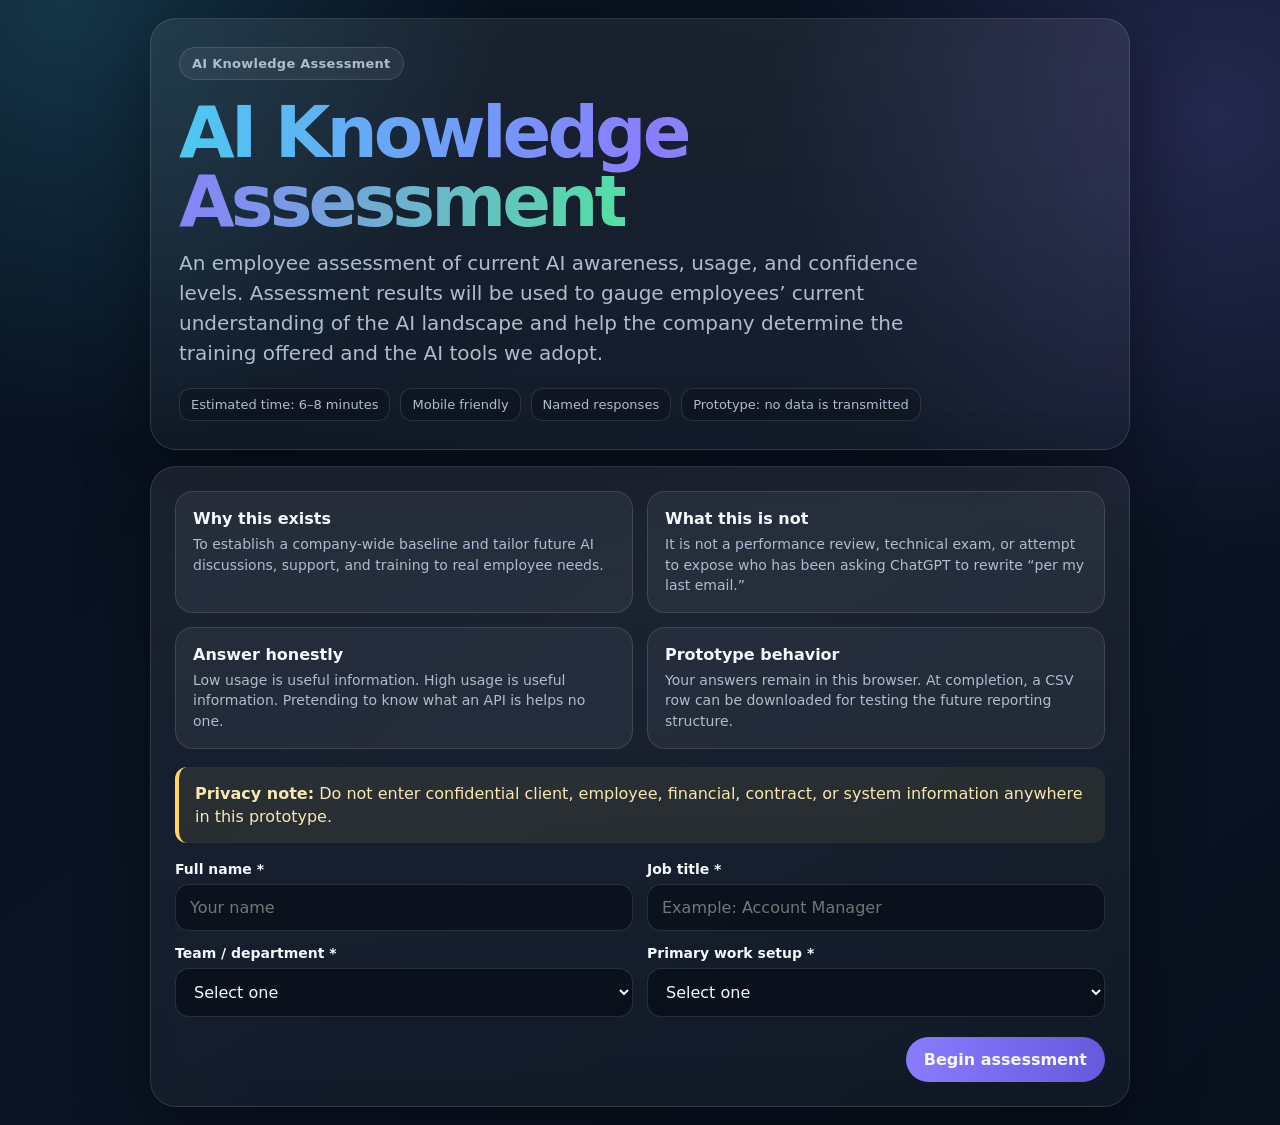
<file: ai-assessment.html>
<!DOCTYPE html>
<html lang="en">
<head>
  <meta charset="UTF-8" />
  <meta name="viewport" content="width=device-width, initial-scale=1.0" />
  <meta name="theme-color" content="#09101f" />
  <title>AI Knowledge Assessment</title>
  <link rel="stylesheet" href="ai-readiness-assessment-v2.css" />
</head>
<body>
<main class="shell">
  <section class="hero">
    <div class="eyebrow">AI Knowledge Assessment</div>
    <h1><span class="gradient">AI Knowledge Assessment</span></h1>
    <p class="lead">An employee assessment of current AI awareness, usage, and confidence levels. Assessment results will be used to gauge employees’ current understanding of the AI landscape and help the company determine the training offered and the AI tools we adopt.</p>
    <div class="meta"><span>Estimated time: 6–8 minutes</span><span>Mobile friendly</span><span>Named responses</span><span>Prototype: no data is transmitted</span></div>
  </section>

  <section class="panel">
    <section id="startScreen" class="screen active">
      <div class="intro-grid">
        <div class="intro-card"><b>Why this exists</b><p>To establish a company-wide baseline and tailor future AI discussions, support, and training to real employee needs.</p></div>
        <div class="intro-card"><b>What this is not</b><p>It is not a performance review, technical exam, or attempt to expose who has been asking ChatGPT to rewrite “per my last email.”</p></div>
        <div class="intro-card"><b>Answer honestly</b><p>Low usage is useful information. High usage is useful information. Pretending to know what an API is helps no one.</p></div>
        <div class="intro-card"><b>Prototype behavior</b><p>Your answers remain in this browser. At completion, a CSV row can be downloaded for testing the future reporting structure.</p></div>
      </div>
      <div class="notice"><strong>Privacy note:</strong> Do not enter confidential client, employee, financial, contract, or system information anywhere in this prototype.</div>
      <div class="field-grid">
        <div class="field"><label for="name">Full name *</label><input id="name" autocomplete="name" placeholder="Your name"></div>
        <div class="field"><label for="title">Job title *</label><input id="title" placeholder="Example: Account Manager"></div>
        <div class="field"><label for="department">Team / department *</label>
          <select id="department">
            <option value="">Select one</option>
            <option>Senior Leadership</option><option>Corporate / Administration</option><option>Accounting / Finance</option>
            <option>Human Resources</option><option>Business Development / Marketing</option><option>Operations Leadership</option>
            <option>Account / Property Management</option><option>Engineering / Maintenance</option><option>Technology / Systems</option><option>Other</option>
          </select>
        </div>
        <div class="field"><label for="workstyle">Primary work setup *</label>
          <select id="workstyle"><option value="">Select one</option><option>Mostly office / computer</option><option>Hybrid office and field</option><option>Mostly field / mobile device</option><option>Leadership / frequent travel</option><option>Other</option></select>
        </div>
      </div>
      <div class="actions"><span></span><button class="btn primary" onclick="startAssessment()">Begin assessment</button></div>
    </section>

    <section id="quizScreen" class="screen">
      <div class="topbar">
        <div class="topline"><span id="sectionText"></span><span id="countText"></span></div>
        <div class="progress-track"><div class="progress" id="progress"></div></div>
      </div>
      <div class="section-label" id="categoryLabel"></div>
      <h2 class="question" id="questionText"></h2>
      <p class="helper" id="questionHelper"></p>
      <div class="answers" id="answers"></div>
      <div class="actions">
        <button class="btn ghost" id="backBtn" onclick="goBack()">← Back</button>
        <button class="btn primary" id="nextBtn" onclick="goNext()" disabled>Next →</button>
      </div>
      <p class="tiny">The assessment measures current state—not potential, intelligence, or whether your prompts contain the word “please.”</p>
    </section>

    <section id="commentsScreen" class="screen">
      <div class="section-label">Final input</div>
      <h2 class="question">What should the company know before planning AI support and training?</h2>
      <p class="helper">These final questions are optional, but often provide the most actionable information.</p>
      <div class="field-grid">
        <div class="field full"><label for="useCase">What repetitive task or processes are part of your job that you feel wastes a lot of your time?</label><textarea id="useCase" placeholder="Example: summarize inspection notes, reduce duplicate data entry, draft tenant updates..."></textarea></div>
        <div class="field full"><label for="concern">What is your biggest concern or hesitation about using AI at work?</label><textarea id="concern" placeholder="Example: accuracy, confidentiality, job impact, not knowing where to start..."></textarea></div>
        <div class="field full"><label for="support">What training or support would be most useful?</label><textarea id="support" placeholder="Example: short team demo, one-on-one help, role-specific examples, written guide..."></textarea></div>
      </div>
      <div class="actions"><button class="btn ghost" onclick="returnToLast()">← Back</button><button class="btn primary" onclick="finishAssessment()">View results</button></div>
    </section>

    <section id="resultScreen" class="screen">
      <div class="result-head">
        <div class="score-ring" id="scoreRing"><div class="score" id="scoreValue">0%</div></div>
        <h2 class="result-title" id="resultTitle"></h2>
        <p class="result-copy" id="resultCopy"></p>
      </div>
      <div class="dashboard" id="categoryMetrics"></div>
      <div class="callout" id="trainingCallout"></div>
      <div class="summary-wrap">
        <table class="summary-table">
          <thead><tr><th>Respondent</th><th>Role</th><th>Team</th><th>Overall</th><th>Level</th><th>Suggested training</th></tr></thead>
          <tbody id="summaryRow"></tbody>
        </table>
      </div>
      <div class="actions">
        <button class="btn secondary" onclick="restart()">Retake</button>
        <button class="btn primary" onclick="downloadCSV()">Download prototype CSV</button>
      </div>
      <p class="prototype"><strong>Prototype limitation:</strong> This page does not submit or aggregate responses. The CSV button demonstrates the proposed table structure for a later backend, dashboard, or Microsoft 365 workflow.</p>
    </section>
  </section>
</main>

<script src="ai-readiness-assessment-v2.js"></script>
<script>
  questions.forEach((question) => {
    if (question.category === "Rabbit Hole") question.category = "Advanced Usage";
  });

  levelFor = function(score) {
    if (score < 25) return {
      title: "AI Newcomer",
      copy: "You are at the beginning of your AI learning journey. The best next step is a plain-language introduction focused on safe, immediately useful tasks—not technical jargon.",
      training: "Foundations + guided examples"
    };
    if (score < 50) return {
      title: "Practical Beginner",
      copy: "You have some awareness or basic usage, but your process is still inconsistent. Role-specific examples and simple verification habits should create quick value.",
      training: "Role-based basics + safe use"
    };
    if (score < 70) return {
      title: "Capable User",
      copy: "You use AI productively and understand several important concepts. The next gain comes from repeatable methods, stronger verification, and workflow-level thinking.",
      training: "Intermediate workflows + verification"
    };
    if (score < 86) return {
      title: "Advanced Practitioner",
      copy: "You are well beyond casual chatbot use. You may be able to support pilots, identify use cases, help peers, or contribute to standards and implementation.",
      training: "Advanced automation + champion track"
    };
    return {
      title: "AI Program Leader",
      copy: "You are operating at an unusually advanced level. You may be well suited to support pilots, governance design, integrations, advanced workflows, and peer development.",
      training: "Technical labs + program leadership"
    };
  };
</script>
</body>
</html>
</file>
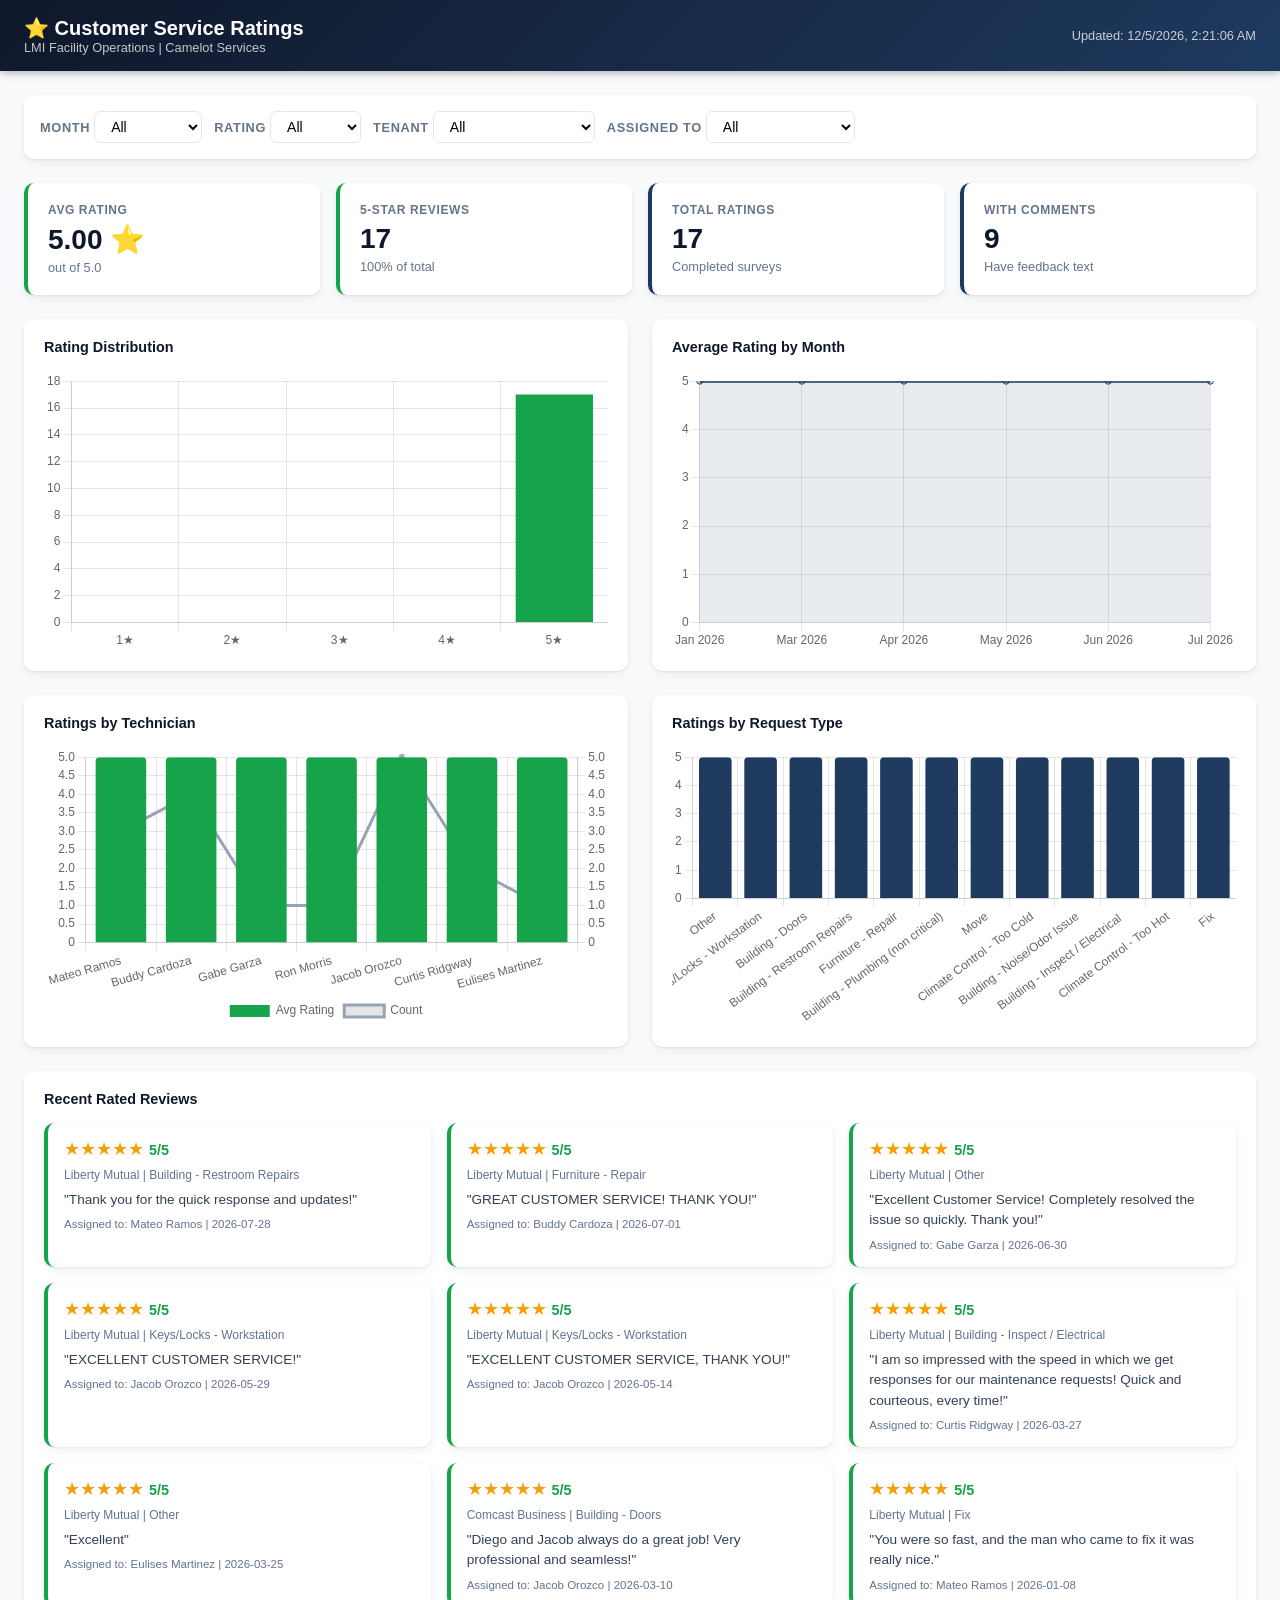
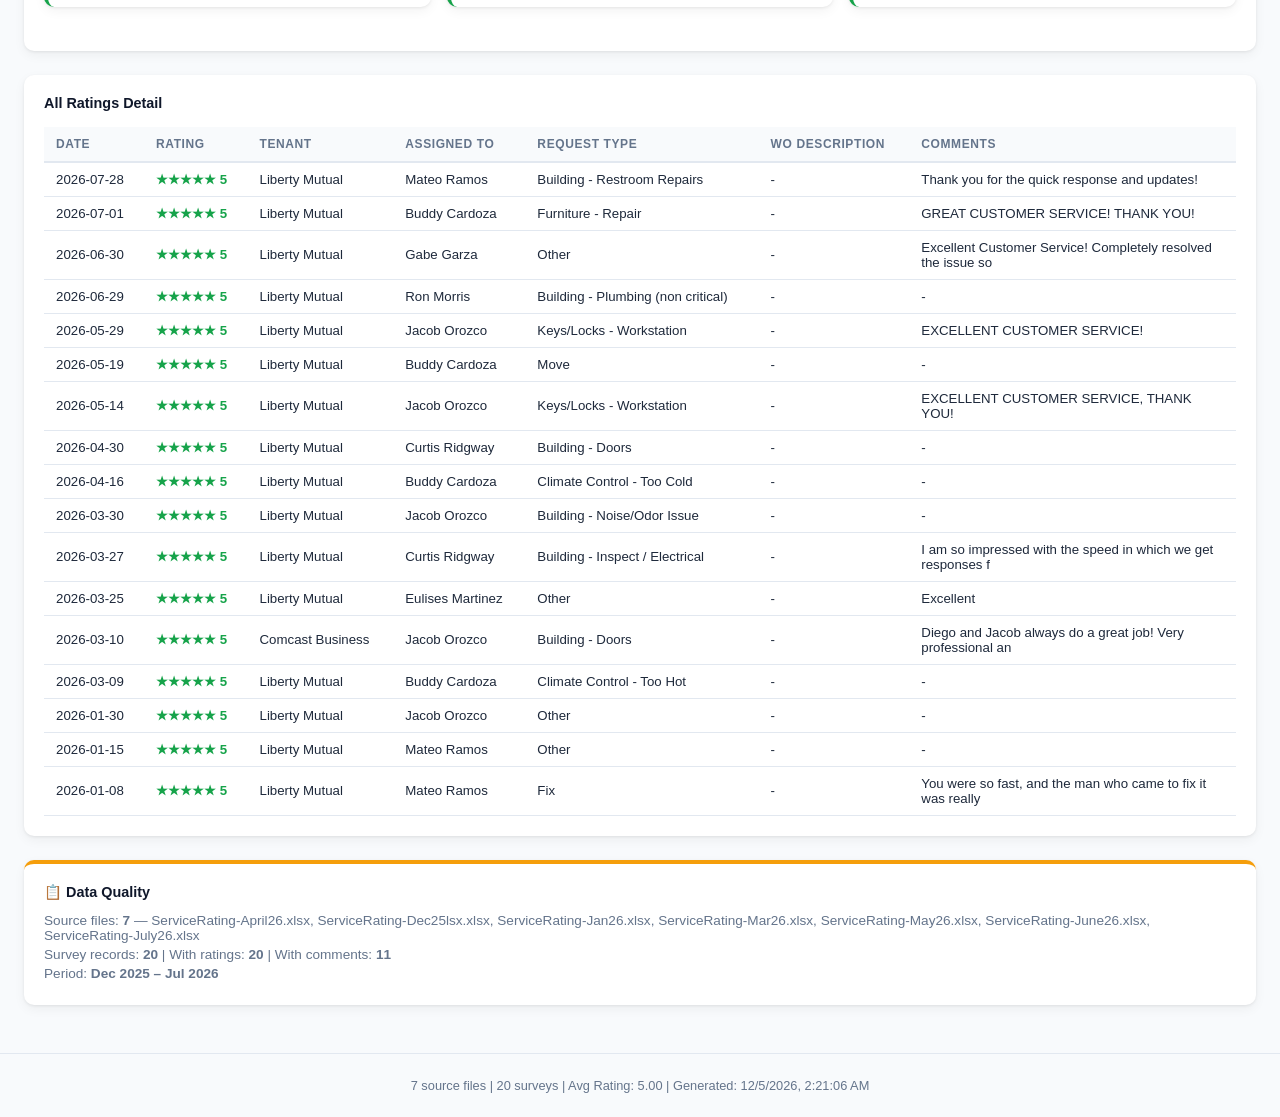
<file: customer-surveys.html>
<!DOCTYPE html>
<html lang="en">
<head>
<meta charset="UTF-8"><meta name="viewport" content="width=device-width,initial-scale=1.0">
<title>Customer Surveys – LMI Facility</title>
<style>
:root{--navy:#0f172a;--blue:#1e3a5f;--card:#fff;--muted:#64748b;--border:#e2e8f0;--bg:#f8fafc;--success:#16a34a;--warning:#f59e0b;--danger:#dc2626;}
*{box-sizing:border-box;margin:0;padding:0;}
body{font-family:-apple-system,BlinkMacSystemFont,'Segoe UI',sans-serif;background:var(--bg);color:#1e293b;}
header{position:sticky;top:0;z-index:100;background:linear-gradient(135deg,#0f172a 0%,#1e3a5f 100%);color:white;padding:16px 24px;display:flex;justify-content:space-between;align-items:center;box-shadow:0 2px 8px rgba(0,0,0,.3);}
header h1{font-size:1.25rem;font-weight:700;}header .meta{font-size:.8rem;opacity:.75;}
.container{max-width:1400px;margin:0 auto;padding:24px;}
.filters{display:flex;gap:12px;flex-wrap:wrap;margin-bottom:24px;background:white;padding:16px;border-radius:10px;box-shadow:0 1px 3px rgba(0,0,0,.07),0 4px 12px rgba(0,0,0,.05);}
.filters label{font-size:.8rem;font-weight:600;color:var(--muted);text-transform:uppercase;letter-spacing:.05em;margin-right:4px;}
.filters select{padding:6px 12px;border:1px solid var(--border);border-radius:6px;font-size:.875rem;background:white;cursor:pointer;}
.kpi-grid{display:grid;grid-template-columns:repeat(auto-fit,minmax(180px,1fr));gap:16px;margin-bottom:24px;}
.kpi{background:var(--card);border-radius:10px;padding:20px;box-shadow:0 1px 3px rgba(0,0,0,.07),0 4px 12px rgba(0,0,0,.05);border-left:4px solid var(--blue);}
.kpi .label{font-size:.75rem;font-weight:600;color:var(--muted);text-transform:uppercase;letter-spacing:.05em;margin-bottom:6px;}
.kpi .value{font-size:1.75rem;font-weight:700;color:var(--navy);}
.kpi .sub{font-size:.8rem;color:var(--muted);margin-top:4px;}
.kpi.success{border-left-color:var(--success);} .kpi.warning{border-left-color:var(--warning);} .kpi.danger{border-left-color:var(--danger);}
.charts-grid{display:grid;grid-template-columns:1fr 1fr;gap:24px;margin-bottom:24px;}
@media(max-width:900px){.charts-grid{grid-template-columns:1fr;}}
.chart-card{background:var(--card);border-radius:10px;padding:20px;box-shadow:0 1px 3px rgba(0,0,0,.07),0 4px 12px rgba(0,0,0,.05);}
.chart-card h3{font-size:.9rem;font-weight:700;color:var(--navy);margin-bottom:16px;}
canvas{max-height:280px;}
.reviews-grid{display:grid;grid-template-columns:repeat(auto-fill,minmax(320px,1fr));gap:16px;margin-bottom:24px;}
.review-card{background:var(--card);border-radius:10px;padding:16px;box-shadow:0 1px 3px rgba(0,0,0,.07),0 4px 12px rgba(0,0,0,.05);border-left:4px solid var(--blue);}
.stars{color:#f59e0b;font-size:1.1rem;margin-bottom:8px;}
.review-meta{font-size:.75rem;color:var(--muted);margin-bottom:8px;}
.review-comment{font-size:.85rem;line-height:1.5;color:#334155;}
.review-footer{font-size:.72rem;color:var(--muted);margin-top:8px;}
.table-card{background:var(--card);border-radius:10px;padding:20px;box-shadow:0 1px 3px rgba(0,0,0,.07),0 4px 12px rgba(0,0,0,.05);margin-bottom:24px;overflow-x:auto;}
.table-card h3{font-size:.9rem;font-weight:700;color:var(--navy);margin-bottom:16px;}
table{width:100%;border-collapse:collapse;font-size:.83rem;}
th{background:var(--bg);padding:10px 12px;text-align:left;font-size:.75rem;font-weight:700;color:var(--muted);text-transform:uppercase;letter-spacing:.05em;border-bottom:2px solid var(--border);cursor:pointer;white-space:nowrap;user-select:none;}
th:hover{background:#e2e8f0;}
td{padding:9px 12px;border-bottom:1px solid var(--border);max-width:300px;overflow:hidden;text-overflow:ellipsis;}
tr:hover td{background:#f1f5f9;}
.dq-card{background:var(--card);border-radius:10px;padding:20px;box-shadow:0 1px 3px rgba(0,0,0,.07),0 4px 12px rgba(0,0,0,.05);margin-bottom:24px;border-top:4px solid var(--warning);}
.dq-card h3{font-size:.9rem;font-weight:700;color:var(--navy);margin-bottom:12px;}
.dq-card p{font-size:.85rem;color:var(--muted);margin:4px 0;}
footer{text-align:center;padding:24px;font-size:.8rem;color:var(--muted);border-top:1px solid var(--border);}
</style>
</head>
<body>
<header>
  <div><h1>⭐ Customer Service Ratings</h1><div class="meta">LMI Facility Operations | Camelot Services</div></div>
  <div class="meta" id="ts"></div>
</header>
<div class="container">
  <div class="filters">
    <div><label>Month</label><select id="fMonth" onchange="render()"><option value="">All</option></select></div>
    <div><label>Rating</label><select id="fRating" onchange="render()"><option value="">All</option><option value="5">5 Stars</option><option value="4">4 Stars</option><option value="3">3 Stars</option><option value="2">2 Stars</option><option value="1">1 Star</option></select></div>
    <div><label>Tenant</label><select id="fTenant" onchange="render()"><option value="">All</option></select></div>
    <div><label>Assigned To</label><select id="fAssigned" onchange="render()"><option value="">All</option></select></div>
  </div>
  <div class="kpi-grid" id="kpis"></div>
  <div class="charts-grid">
    <div class="chart-card"><h3>Rating Distribution</h3><canvas id="chartDist"></canvas></div>
    <div class="chart-card"><h3>Average Rating by Month</h3><canvas id="chartTrend"></canvas></div>
  </div>
  <div class="charts-grid">
    <div class="chart-card"><h3>Ratings by Technician</h3><canvas id="chartTech"></canvas></div>
    <div class="chart-card"><h3>Ratings by Request Type</h3><canvas id="chartType"></canvas></div>
  </div>
  <div class="table-card"><h3>Recent Rated Reviews</h3><div class="reviews-grid" id="reviewCards"></div></div>
  <div class="table-card">
    <h3>All Ratings Detail</h3>
    <table><thead><tr>
      <th onclick="sortBy('rating_date')">Date</th>
      <th onclick="sortBy('rating_stars')">Rating</th>
      <th onclick="sortBy('tenant')">Tenant</th>
      <th onclick="sortBy('assigned_to')">Assigned To</th>
      <th onclick="sortBy('request_type')">Request Type</th>
      <th>WO Description</th>
      <th>Comments</th>
    </tr></thead><tbody id="tbody"></tbody></table>
  </div>
  <div class="dq-card" id="dq"></div>
</div>
<footer id="footer"></footer>
<script>/**
 * Skipped minification because the original files appears to be already minified.
 * Original file: /npm/chart.js@4.4.0/dist/chart.umd.js
 *
 * Do NOT use SRI with dynamically generated files! More information: https://www.jsdelivr.com/using-sri-with-dynamic-files
 */
/*!
 * Chart.js v4.4.0
 * https://www.chartjs.org
 * (c) 2023 Chart.js Contributors
 * Released under the MIT License
 */
!function(t,e){"object"==typeof exports&&"undefined"!=typeof module?module.exports=e():"function"==typeof define&&define.amd?define(e):(t="undefined"!=typeof globalThis?globalThis:t||self).Chart=e()}(this,(function(){"use strict";var t=Object.freeze({__proto__:null,get Colors(){return Go},get Decimation(){return Qo},get Filler(){return ma},get Legend(){return ya},get SubTitle(){return ka},get Title(){return Ma},get Tooltip(){return Ba}});function e(){}const i=(()=>{let t=0;return()=>t++})();function s(t){return null==t}function n(t){if(Array.isArray&&Array.isArray(t))return!0;const e=Object.prototype.toString.call(t);return"[object"===e.slice(0,7)&&"Array]"===e.slice(-6)}function o(t){return null!==t&&"[object Object]"===Object.prototype.toString.call(t)}function a(t){return("number"==typeof t||t instanceof Number)&&isFinite(+t)}function r(t,e){return a(t)?t:e}function l(t,e){return void 0===t?e:t}const h=(t,e)=>"string"==typeof t&&t.endsWith("%")?parseFloat(t)/100:+t/e,c=(t,e)=>"string"==typeof t&&t.endsWith("%")?parseFloat(t)/100*e:+t;function d(t,e,i){if(t&&"function"==typeof t.call)return t.apply(i,e)}function u(t,e,i,s){let a,r,l;if(n(t))if(r=t.length,s)for(a=r-1;a>=0;a--)e.call(i,t[a],a);else for(a=0;a<r;a++)e.call(i,t[a],a);else if(o(t))for(l=Object.keys(t),r=l.length,a=0;a<r;a++)e.call(i,t[l[a]],l[a])}function f(t,e){let i,s,n,o;if(!t||!e||t.length!==e.length)return!1;for(i=0,s=t.length;i<s;++i)if(n=t[i],o=e[i],n.datasetIndex!==o.datasetIndex||n.index!==o.index)return!1;return!0}function g(t){if(n(t))return t.map(g);if(o(t)){const e=Object.create(null),i=Object.keys(t),s=i.length;let n=0;for(;n<s;++n)e[i[n]]=g(t[i[n]]);return e}return t}function p(t){return-1===["__proto__","prototype","constructor"].indexOf(t)}function m(t,e,i,s){if(!p(t))return;const n=e[t],a=i[t];o(n)&&o(a)?b(n,a,s):e[t]=g(a)}function b(t,e,i){const s=n(e)?e:[e],a=s.length;if(!o(t))return t;const r=(i=i||{}).merger||m;let l;for(let e=0;e<a;++e){if(l=s[e],!o(l))continue;const n=Object.keys(l);for(let e=0,s=n.length;e<s;++e)r(n[e],t,l,i)}return t}function x(t,e){return b(t,e,{merger:_})}function _(t,e,i){if(!p(t))return;const s=e[t],n=i[t];o(s)&&o(n)?x(s,n):Object.prototype.hasOwnProperty.call(e,t)||(e[t]=g(n))}const y={"":t=>t,x:t=>t.x,y:t=>t.y};function v(t){const e=t.split("."),i=[];let s="";for(const t of e)s+=t,s.endsWith("\\")?s=s.slice(0,-1)+".":(i.push(s),s="");return i}function M(t,e){const i=y[e]||(y[e]=function(t){const e=v(t);return t=>{for(const i of e){if(""===i)break;t=t&&t[i]}return t}}(e));return i(t)}function w(t){return t.charAt(0).toUpperCase()+t.slice(1)}const k=t=>void 0!==t,S=t=>"function"==typeof t,P=(t,e)=>{if(t.size!==e.size)return!1;for(const i of t)if(!e.has(i))return!1;return!0};function D(t){return"mouseup"===t.type||"click"===t.type||"contextmenu"===t.type}const C=Math.PI,O=2*C,A=O+C,T=Number.POSITIVE_INFINITY,L=C/180,E=C/2,R=C/4,I=2*C/3,z=Math.log10,F=Math.sign;function V(t,e,i){return Math.abs(t-e)<i}function B(t){const e=Math.round(t);t=V(t,e,t/1e3)?e:t;const i=Math.pow(10,Math.floor(z(t))),s=t/i;return(s<=1?1:s<=2?2:s<=5?5:10)*i}function W(t){const e=[],i=Math.sqrt(t);let s;for(s=1;s<i;s++)t%s==0&&(e.push(s),e.push(t/s));return i===(0|i)&&e.push(i),e.sort(((t,e)=>t-e)).pop(),e}function N(t){return!isNaN(parseFloat(t))&&isFinite(t)}function H(t,e){const i=Math.round(t);return i-e<=t&&i+e>=t}function j(t,e,i){let s,n,o;for(s=0,n=t.length;s<n;s++)o=t[s][i],isNaN(o)||(e.min=Math.min(e.min,o),e.max=Math.max(e.max,o))}function $(t){return t*(C/180)}function Y(t){return t*(180/C)}function U(t){if(!a(t))return;let e=1,i=0;for(;Math.round(t*e)/e!==t;)e*=10,i++;return i}function X(t,e){const i=e.x-t.x,s=e.y-t.y,n=Math.sqrt(i*i+s*s);let o=Math.atan2(s,i);return o<-.5*C&&(o+=O),{angle:o,distance:n}}function q(t,e){return Math.sqrt(Math.pow(e.x-t.x,2)+Math.pow(e.y-t.y,2))}function K(t,e){return(t-e+A)%O-C}function G(t){return(t%O+O)%O}function Z(t,e,i,s){const n=G(t),o=G(e),a=G(i),r=G(o-n),l=G(a-n),h=G(n-o),c=G(n-a);return n===o||n===a||s&&o===a||r>l&&h<c}function J(t,e,i){return Math.max(e,Math.min(i,t))}function Q(t){return J(t,-32768,32767)}function tt(t,e,i,s=1e-6){return t>=Math.min(e,i)-s&&t<=Math.max(e,i)+s}function et(t,e,i){i=i||(i=>t[i]<e);let s,n=t.length-1,o=0;for(;n-o>1;)s=o+n>>1,i(s)?o=s:n=s;return{lo:o,hi:n}}const it=(t,e,i,s)=>et(t,i,s?s=>{const n=t[s][e];return n<i||n===i&&t[s+1][e]===i}:s=>t[s][e]<i),st=(t,e,i)=>et(t,i,(s=>t[s][e]>=i));function nt(t,e,i){let s=0,n=t.length;for(;s<n&&t[s]<e;)s++;for(;n>s&&t[n-1]>i;)n--;return s>0||n<t.length?t.slice(s,n):t}const ot=["push","pop","shift","splice","unshift"];function at(t,e){t._chartjs?t._chartjs.listeners.push(e):(Object.defineProperty(t,"_chartjs",{configurable:!0,enumerable:!1,value:{listeners:[e]}}),ot.forEach((e=>{const i="_onData"+w(e),s=t[e];Object.defineProperty(t,e,{configurable:!0,enumerable:!1,value(...e){const n=s.apply(this,e);return t._chartjs.listeners.forEach((t=>{"function"==typeof t[i]&&t[i](...e)})),n}})})))}function rt(t,e){const i=t._chartjs;if(!i)return;const s=i.listeners,n=s.indexOf(e);-1!==n&&s.splice(n,1),s.length>0||(ot.forEach((e=>{delete t[e]})),delete t._chartjs)}function lt(t){const e=new Set(t);return e.size===t.length?t:Array.from(e)}const ht="undefined"==typeof window?function(t){return t()}:window.requestAnimationFrame;function ct(t,e){let i=[],s=!1;return function(...n){i=n,s||(s=!0,ht.call(window,(()=>{s=!1,t.apply(e,i)})))}}function dt(t,e){let i;return function(...s){return e?(clearTimeout(i),i=setTimeout(t,e,s)):t.apply(this,s),e}}const ut=t=>"start"===t?"left":"end"===t?"right":"center",ft=(t,e,i)=>"start"===t?e:"end"===t?i:(e+i)/2,gt=(t,e,i,s)=>t===(s?"left":"right")?i:"center"===t?(e+i)/2:e;function pt(t,e,i){const s=e.length;let n=0,o=s;if(t._sorted){const{iScale:a,_parsed:r}=t,l=a.axis,{min:h,max:c,minDefined:d,maxDefined:u}=a.getUserBounds();d&&(n=J(Math.min(it(r,l,h).lo,i?s:it(e,l,a.getPixelForValue(h)).lo),0,s-1)),o=u?J(Math.max(it(r,a.axis,c,!0).hi+1,i?0:it(e,l,a.getPixelForValue(c),!0).hi+1),n,s)-n:s-n}return{start:n,count:o}}function mt(t){const{xScale:e,yScale:i,_scaleRanges:s}=t,n={xmin:e.min,xmax:e.max,ymin:i.min,ymax:i.max};if(!s)return t._scaleRanges=n,!0;const o=s.xmin!==e.min||s.xmax!==e.max||s.ymin!==i.min||s.ymax!==i.max;return Object.assign(s,n),o}class bt{constructor(){this._request=null,this._charts=new Map,this._running=!1,this._lastDate=void 0}_notify(t,e,i,s){const n=e.listeners[s],o=e.duration;n.forEach((s=>s({chart:t,initial:e.initial,numSteps:o,currentStep:Math.min(i-e.start,o)})))}_refresh(){this._request||(this._running=!0,this._request=ht.call(window,(()=>{this._update(),this._request=null,this._running&&this._refresh()})))}_update(t=Date.now()){let e=0;this._charts.forEach(((i,s)=>{if(!i.running||!i.items.length)return;const n=i.items;let o,a=n.length-1,r=!1;for(;a>=0;--a)o=n[a],o._active?(o._total>i.duration&&(i.duration=o._total),o.tick(t),r=!0):(n[a]=n[n.length-1],n.pop());r&&(s.draw(),this._notify(s,i,t,"progress")),n.length||(i.running=!1,this._notify(s,i,t,"complete"),i.initial=!1),e+=n.length})),this._lastDate=t,0===e&&(this._running=!1)}_getAnims(t){const e=this._charts;let i=e.get(t);return i||(i={running:!1,initial:!0,items:[],listeners:{complete:[],progress:[]}},e.set(t,i)),i}listen(t,e,i){this._getAnims(t).listeners[e].push(i)}add(t,e){e&&e.length&&this._getAnims(t).items.push(...e)}has(t){return this._getAnims(t).items.length>0}start(t){const e=this._charts.get(t);e&&(e.running=!0,e.start=Date.now(),e.duration=e.items.reduce(((t,e)=>Math.max(t,e._duration)),0),this._refresh())}running(t){if(!this._running)return!1;const e=this._charts.get(t);return!!(e&&e.running&&e.items.length)}stop(t){const e=this._charts.get(t);if(!e||!e.items.length)return;const i=e.items;let s=i.length-1;for(;s>=0;--s)i[s].cancel();e.items=[],this._notify(t,e,Date.now(),"complete")}remove(t){return this._charts.delete(t)}}var xt=new bt;
/*!
 * @kurkle/color v0.3.2
 * https://github.com/kurkle/color#readme
 * (c) 2023 Jukka Kurkela
 * Released under the MIT License
 */function _t(t){return t+.5|0}const yt=(t,e,i)=>Math.max(Math.min(t,i),e);function vt(t){return yt(_t(2.55*t),0,255)}function Mt(t){return yt(_t(255*t),0,255)}function wt(t){return yt(_t(t/2.55)/100,0,1)}function kt(t){return yt(_t(100*t),0,100)}const St={0:0,1:1,2:2,3:3,4:4,5:5,6:6,7:7,8:8,9:9,A:10,B:11,C:12,D:13,E:14,F:15,a:10,b:11,c:12,d:13,e:14,f:15},Pt=[..."0123456789ABCDEF"],Dt=t=>Pt[15&t],Ct=t=>Pt[(240&t)>>4]+Pt[15&t],Ot=t=>(240&t)>>4==(15&t);function At(t){var e=(t=>Ot(t.r)&&Ot(t.g)&&Ot(t.b)&&Ot(t.a))(t)?Dt:Ct;return t?"#"+e(t.r)+e(t.g)+e(t.b)+((t,e)=>t<255?e(t):"")(t.a,e):void 0}const Tt=/^(hsla?|hwb|hsv)\(\s*([-+.e\d]+)(?:deg)?[\s,]+([-+.e\d]+)%[\s,]+([-+.e\d]+)%(?:[\s,]+([-+.e\d]+)(%)?)?\s*\)$/;function Lt(t,e,i){const s=e*Math.min(i,1-i),n=(e,n=(e+t/30)%12)=>i-s*Math.max(Math.min(n-3,9-n,1),-1);return[n(0),n(8),n(4)]}function Et(t,e,i){const s=(s,n=(s+t/60)%6)=>i-i*e*Math.max(Math.min(n,4-n,1),0);return[s(5),s(3),s(1)]}function Rt(t,e,i){const s=Lt(t,1,.5);let n;for(e+i>1&&(n=1/(e+i),e*=n,i*=n),n=0;n<3;n++)s[n]*=1-e-i,s[n]+=e;return s}function It(t){const e=t.r/255,i=t.g/255,s=t.b/255,n=Math.max(e,i,s),o=Math.min(e,i,s),a=(n+o)/2;let r,l,h;return n!==o&&(h=n-o,l=a>.5?h/(2-n-o):h/(n+o),r=function(t,e,i,s,n){return t===n?(e-i)/s+(e<i?6:0):e===n?(i-t)/s+2:(t-e)/s+4}(e,i,s,h,n),r=60*r+.5),[0|r,l||0,a]}function zt(t,e,i,s){return(Array.isArray(e)?t(e[0],e[1],e[2]):t(e,i,s)).map(Mt)}function Ft(t,e,i){return zt(Lt,t,e,i)}function Vt(t){return(t%360+360)%360}function Bt(t){const e=Tt.exec(t);let i,s=255;if(!e)return;e[5]!==i&&(s=e[6]?vt(+e[5]):Mt(+e[5]));const n=Vt(+e[2]),o=+e[3]/100,a=+e[4]/100;return i="hwb"===e[1]?function(t,e,i){return zt(Rt,t,e,i)}(n,o,a):"hsv"===e[1]?function(t,e,i){return zt(Et,t,e,i)}(n,o,a):Ft(n,o,a),{r:i[0],g:i[1],b:i[2],a:s}}const Wt={x:"dark",Z:"light",Y:"re",X:"blu",W:"gr",V:"medium",U:"slate",A:"ee",T:"ol",S:"or",B:"ra",C:"lateg",D:"ights",R:"in",Q:"turquois",E:"hi",P:"ro",O:"al",N:"le",M:"de",L:"yello",F:"en",K:"ch",G:"arks",H:"ea",I:"ightg",J:"wh"},Nt={OiceXe:"f0f8ff",antiquewEte:"faebd7",aqua:"ffff",aquamarRe:"7fffd4",azuY:"f0ffff",beige:"f5f5dc",bisque:"ffe4c4",black:"0",blanKedOmond:"ffebcd",Xe:"ff",XeviTet:"8a2be2",bPwn:"a52a2a",burlywood:"deb887",caMtXe:"5f9ea0",KartYuse:"7fff00",KocTate:"d2691e",cSO:"ff7f50",cSnflowerXe:"6495ed",cSnsilk:"fff8dc",crimson:"dc143c",cyan:"ffff",xXe:"8b",xcyan:"8b8b",xgTMnPd:"b8860b",xWay:"a9a9a9",xgYF:"6400",xgYy:"a9a9a9",xkhaki:"bdb76b",xmagFta:"8b008b",xTivegYF:"556b2f",xSange:"ff8c00",xScEd:"9932cc",xYd:"8b0000",xsOmon:"e9967a",xsHgYF:"8fbc8f",xUXe:"483d8b",xUWay:"2f4f4f",xUgYy:"2f4f4f",xQe:"ced1",xviTet:"9400d3",dAppRk:"ff1493",dApskyXe:"bfff",dimWay:"696969",dimgYy:"696969",dodgerXe:"1e90ff",fiYbrick:"b22222",flSOwEte:"fffaf0",foYstWAn:"228b22",fuKsia:"ff00ff",gaRsbSo:"dcdcdc",ghostwEte:"f8f8ff",gTd:"ffd700",gTMnPd:"daa520",Way:"808080",gYF:"8000",gYFLw:"adff2f",gYy:"808080",honeyMw:"f0fff0",hotpRk:"ff69b4",RdianYd:"cd5c5c",Rdigo:"4b0082",ivSy:"fffff0",khaki:"f0e68c",lavFMr:"e6e6fa",lavFMrXsh:"fff0f5",lawngYF:"7cfc00",NmoncEffon:"fffacd",ZXe:"add8e6",ZcSO:"f08080",Zcyan:"e0ffff",ZgTMnPdLw:"fafad2",ZWay:"d3d3d3",ZgYF:"90ee90",ZgYy:"d3d3d3",ZpRk:"ffb6c1",ZsOmon:"ffa07a",ZsHgYF:"20b2aa",ZskyXe:"87cefa",ZUWay:"778899",ZUgYy:"778899",ZstAlXe:"b0c4de",ZLw:"ffffe0",lime:"ff00",limegYF:"32cd32",lRF:"faf0e6",magFta:"ff00ff",maPon:"800000",VaquamarRe:"66cdaa",VXe:"cd",VScEd:"ba55d3",VpurpN:"9370db",VsHgYF:"3cb371",VUXe:"7b68ee",VsprRggYF:"fa9a",VQe:"48d1cc",VviTetYd:"c71585",midnightXe:"191970",mRtcYam:"f5fffa",mistyPse:"ffe4e1",moccasR:"ffe4b5",navajowEte:"ffdead",navy:"80",Tdlace:"fdf5e6",Tive:"808000",TivedBb:"6b8e23",Sange:"ffa500",SangeYd:"ff4500",ScEd:"da70d6",pOegTMnPd:"eee8aa",pOegYF:"98fb98",pOeQe:"afeeee",pOeviTetYd:"db7093",papayawEp:"ffefd5",pHKpuff:"ffdab9",peru:"cd853f",pRk:"ffc0cb",plum:"dda0dd",powMrXe:"b0e0e6",purpN:"800080",YbeccapurpN:"663399",Yd:"ff0000",Psybrown:"bc8f8f",PyOXe:"4169e1",saddNbPwn:"8b4513",sOmon:"fa8072",sandybPwn:"f4a460",sHgYF:"2e8b57",sHshell:"fff5ee",siFna:"a0522d",silver:"c0c0c0",skyXe:"87ceeb",UXe:"6a5acd",UWay:"708090",UgYy:"708090",snow:"fffafa",sprRggYF:"ff7f",stAlXe:"4682b4",tan:"d2b48c",teO:"8080",tEstN:"d8bfd8",tomato:"ff6347",Qe:"40e0d0",viTet:"ee82ee",JHt:"f5deb3",wEte:"ffffff",wEtesmoke:"f5f5f5",Lw:"ffff00",LwgYF:"9acd32"};let Ht;function jt(t){Ht||(Ht=function(){const t={},e=Object.keys(Nt),i=Object.keys(Wt);let s,n,o,a,r;for(s=0;s<e.length;s++){for(a=r=e[s],n=0;n<i.length;n++)o=i[n],r=r.replace(o,Wt[o]);o=parseInt(Nt[a],16),t[r]=[o>>16&255,o>>8&255,255&o]}return t}(),Ht.transparent=[0,0,0,0]);const e=Ht[t.toLowerCase()];return e&&{r:e[0],g:e[1],b:e[2],a:4===e.length?e[3]:255}}const $t=/^rgba?\(\s*([-+.\d]+)(%)?[\s,]+([-+.e\d]+)(%)?[\s,]+([-+.e\d]+)(%)?(?:[\s,/]+([-+.e\d]+)(%)?)?\s*\)$/;const Yt=t=>t<=.0031308?12.92*t:1.055*Math.pow(t,1/2.4)-.055,Ut=t=>t<=.04045?t/12.92:Math.pow((t+.055)/1.055,2.4);function Xt(t,e,i){if(t){let s=It(t);s[e]=Math.max(0,Math.min(s[e]+s[e]*i,0===e?360:1)),s=Ft(s),t.r=s[0],t.g=s[1],t.b=s[2]}}function qt(t,e){return t?Object.assign(e||{},t):t}function Kt(t){var e={r:0,g:0,b:0,a:255};return Array.isArray(t)?t.length>=3&&(e={r:t[0],g:t[1],b:t[2],a:255},t.length>3&&(e.a=Mt(t[3]))):(e=qt(t,{r:0,g:0,b:0,a:1})).a=Mt(e.a),e}function Gt(t){return"r"===t.charAt(0)?function(t){const e=$t.exec(t);let i,s,n,o=255;if(e){if(e[7]!==i){const t=+e[7];o=e[8]?vt(t):yt(255*t,0,255)}return i=+e[1],s=+e[3],n=+e[5],i=255&(e[2]?vt(i):yt(i,0,255)),s=255&(e[4]?vt(s):yt(s,0,255)),n=255&(e[6]?vt(n):yt(n,0,255)),{r:i,g:s,b:n,a:o}}}(t):Bt(t)}class Zt{constructor(t){if(t instanceof Zt)return t;const e=typeof t;let i;var s,n,o;"object"===e?i=Kt(t):"string"===e&&(o=(s=t).length,"#"===s[0]&&(4===o||5===o?n={r:255&17*St[s[1]],g:255&17*St[s[2]],b:255&17*St[s[3]],a:5===o?17*St[s[4]]:255}:7!==o&&9!==o||(n={r:St[s[1]]<<4|St[s[2]],g:St[s[3]]<<4|St[s[4]],b:St[s[5]]<<4|St[s[6]],a:9===o?St[s[7]]<<4|St[s[8]]:255})),i=n||jt(t)||Gt(t)),this._rgb=i,this._valid=!!i}get valid(){return this._valid}get rgb(){var t=qt(this._rgb);return t&&(t.a=wt(t.a)),t}set rgb(t){this._rgb=Kt(t)}rgbString(){return this._valid?(t=this._rgb)&&(t.a<255?`rgba(${t.r}, ${t.g}, ${t.b}, ${wt(t.a)})`:`rgb(${t.r}, ${t.g}, ${t.b})`):void 0;var t}hexString(){return this._valid?At(this._rgb):void 0}hslString(){return this._valid?function(t){if(!t)return;const e=It(t),i=e[0],s=kt(e[1]),n=kt(e[2]);return t.a<255?`hsla(${i}, ${s}%, ${n}%, ${wt(t.a)})`:`hsl(${i}, ${s}%, ${n}%)`}(this._rgb):void 0}mix(t,e){if(t){const i=this.rgb,s=t.rgb;let n;const o=e===n?.5:e,a=2*o-1,r=i.a-s.a,l=((a*r==-1?a:(a+r)/(1+a*r))+1)/2;n=1-l,i.r=255&l*i.r+n*s.r+.5,i.g=255&l*i.g+n*s.g+.5,i.b=255&l*i.b+n*s.b+.5,i.a=o*i.a+(1-o)*s.a,this.rgb=i}return this}interpolate(t,e){return t&&(this._rgb=function(t,e,i){const s=Ut(wt(t.r)),n=Ut(wt(t.g)),o=Ut(wt(t.b));return{r:Mt(Yt(s+i*(Ut(wt(e.r))-s))),g:Mt(Yt(n+i*(Ut(wt(e.g))-n))),b:Mt(Yt(o+i*(Ut(wt(e.b))-o))),a:t.a+i*(e.a-t.a)}}(this._rgb,t._rgb,e)),this}clone(){return new Zt(this.rgb)}alpha(t){return this._rgb.a=Mt(t),this}clearer(t){return this._rgb.a*=1-t,this}greyscale(){const t=this._rgb,e=_t(.3*t.r+.59*t.g+.11*t.b);return t.r=t.g=t.b=e,this}opaquer(t){return this._rgb.a*=1+t,this}negate(){const t=this._rgb;return t.r=255-t.r,t.g=255-t.g,t.b=255-t.b,this}lighten(t){return Xt(this._rgb,2,t),this}darken(t){return Xt(this._rgb,2,-t),this}saturate(t){return Xt(this._rgb,1,t),this}desaturate(t){return Xt(this._rgb,1,-t),this}rotate(t){return function(t,e){var i=It(t);i[0]=Vt(i[0]+e),i=Ft(i),t.r=i[0],t.g=i[1],t.b=i[2]}(this._rgb,t),this}}function Jt(t){if(t&&"object"==typeof t){const e=t.toString();return"[object CanvasPattern]"===e||"[object CanvasGradient]"===e}return!1}function Qt(t){return Jt(t)?t:new Zt(t)}function te(t){return Jt(t)?t:new Zt(t).saturate(.5).darken(.1).hexString()}const ee=["x","y","borderWidth","radius","tension"],ie=["color","borderColor","backgroundColor"];const se=new Map;function ne(t,e,i){return function(t,e){e=e||{};const i=t+JSON.stringify(e);let s=se.get(i);return s||(s=new Intl.NumberFormat(t,e),se.set(i,s)),s}(e,i).format(t)}const oe={values:t=>n(t)?t:""+t,numeric(t,e,i){if(0===t)return"0";const s=this.chart.options.locale;let n,o=t;if(i.length>1){const e=Math.max(Math.abs(i[0].value),Math.abs(i[i.length-1].value));(e<1e-4||e>1e15)&&(n="scientific"),o=function(t,e){let i=e.length>3?e[2].value-e[1].value:e[1].value-e[0].value;Math.abs(i)>=1&&t!==Math.floor(t)&&(i=t-Math.floor(t));return i}(t,i)}const a=z(Math.abs(o)),r=isNaN(a)?1:Math.max(Math.min(-1*Math.floor(a),20),0),l={notation:n,minimumFractionDigits:r,maximumFractionDigits:r};return Object.assign(l,this.options.ticks.format),ne(t,s,l)},logarithmic(t,e,i){if(0===t)return"0";const s=i[e].significand||t/Math.pow(10,Math.floor(z(t)));return[1,2,3,5,10,15].includes(s)||e>.8*i.length?oe.numeric.call(this,t,e,i):""}};var ae={formatters:oe};const re=Object.create(null),le=Object.create(null);function he(t,e){if(!e)return t;const i=e.split(".");for(let e=0,s=i.length;e<s;++e){const s=i[e];t=t[s]||(t[s]=Object.create(null))}return t}function ce(t,e,i){return"string"==typeof e?b(he(t,e),i):b(he(t,""),e)}class de{constructor(t,e){this.animation=void 0,this.backgroundColor="rgba(0,0,0,0.1)",this.borderColor="rgba(0,0,0,0.1)",this.color="#666",this.datasets={},this.devicePixelRatio=t=>t.chart.platform.getDevicePixelRatio(),this.elements={},this.events=["mousemove","mouseout","click","touchstart","touchmove"],this.font={family:"'Helvetica Neue', 'Helvetica', 'Arial', sans-serif",size:12,style:"normal",lineHeight:1.2,weight:null},this.hover={},this.hoverBackgroundColor=(t,e)=>te(e.backgroundColor),this.hoverBorderColor=(t,e)=>te(e.borderColor),this.hoverColor=(t,e)=>te(e.color),this.indexAxis="x",this.interaction={mode:"nearest",intersect:!0,includeInvisible:!1},this.maintainAspectRatio=!0,this.onHover=null,this.onClick=null,this.parsing=!0,this.plugins={},this.responsive=!0,this.scale=void 0,this.scales={},this.showLine=!0,this.drawActiveElementsOnTop=!0,this.describe(t),this.apply(e)}set(t,e){return ce(this,t,e)}get(t){return he(this,t)}describe(t,e){return ce(le,t,e)}override(t,e){return ce(re,t,e)}route(t,e,i,s){const n=he(this,t),a=he(this,i),r="_"+e;Object.defineProperties(n,{[r]:{value:n[e],writable:!0},[e]:{enumerable:!0,get(){const t=this[r],e=a[s];return o(t)?Object.assign({},e,t):l(t,e)},set(t){this[r]=t}}})}apply(t){t.forEach((t=>t(this)))}}var ue=new de({_scriptable:t=>!t.startsWith("on"),_indexable:t=>"events"!==t,hover:{_fallback:"interaction"},interaction:{_scriptable:!1,_indexable:!1}},[function(t){t.set("animation",{delay:void 0,duration:1e3,easing:"easeOutQuart",fn:void 0,from:void 0,loop:void 0,to:void 0,type:void 0}),t.describe("animation",{_fallback:!1,_indexable:!1,_scriptable:t=>"onProgress"!==t&&"onComplete"!==t&&"fn"!==t}),t.set("animations",{colors:{type:"color",properties:ie},numbers:{type:"number",properties:ee}}),t.describe("animations",{_fallback:"animation"}),t.set("transitions",{active:{animation:{duration:400}},resize:{animation:{duration:0}},show:{animations:{colors:{from:"transparent"},visible:{type:"boolean",duration:0}}},hide:{animations:{colors:{to:"transparent"},visible:{type:"boolean",easing:"linear",fn:t=>0|t}}}})},function(t){t.set("layout",{autoPadding:!0,padding:{top:0,right:0,bottom:0,left:0}})},function(t){t.set("scale",{display:!0,offset:!1,reverse:!1,beginAtZero:!1,bounds:"ticks",clip:!0,grace:0,grid:{display:!0,lineWidth:1,drawOnChartArea:!0,drawTicks:!0,tickLength:8,tickWidth:(t,e)=>e.lineWidth,tickColor:(t,e)=>e.color,offset:!1},border:{display:!0,dash:[],dashOffset:0,width:1},title:{display:!1,text:"",padding:{top:4,bottom:4}},ticks:{minRotation:0,maxRotation:50,mirror:!1,textStrokeWidth:0,textStrokeColor:"",padding:3,display:!0,autoSkip:!0,autoSkipPadding:3,labelOffset:0,callback:ae.formatters.values,minor:{},major:{},align:"center",crossAlign:"near",showLabelBackdrop:!1,backdropColor:"rgba(255, 255, 255, 0.75)",backdropPadding:2}}),t.route("scale.ticks","color","","color"),t.route("scale.grid","color","","borderColor"),t.route("scale.border","color","","borderColor"),t.route("scale.title","color","","color"),t.describe("scale",{_fallback:!1,_scriptable:t=>!t.startsWith("before")&&!t.startsWith("after")&&"callback"!==t&&"parser"!==t,_indexable:t=>"borderDash"!==t&&"tickBorderDash"!==t&&"dash"!==t}),t.describe("scales",{_fallback:"scale"}),t.describe("scale.ticks",{_scriptable:t=>"backdropPadding"!==t&&"callback"!==t,_indexable:t=>"backdropPadding"!==t})}]);function fe(){return"undefined"!=typeof window&&"undefined"!=typeof document}function ge(t){let e=t.parentNode;return e&&"[object ShadowRoot]"===e.toString()&&(e=e.host),e}function pe(t,e,i){let s;return"string"==typeof t?(s=parseInt(t,10),-1!==t.indexOf("%")&&(s=s/100*e.parentNode[i])):s=t,s}const me=t=>t.ownerDocument.defaultView.getComputedStyle(t,null);function be(t,e){return me(t).getPropertyValue(e)}const xe=["top","right","bottom","left"];function _e(t,e,i){const s={};i=i?"-"+i:"";for(let n=0;n<4;n++){const o=xe[n];s[o]=parseFloat(t[e+"-"+o+i])||0}return s.width=s.left+s.right,s.height=s.top+s.bottom,s}const ye=(t,e,i)=>(t>0||e>0)&&(!i||!i.shadowRoot);function ve(t,e){if("native"in t)return t;const{canvas:i,currentDevicePixelRatio:s}=e,n=me(i),o="border-box"===n.boxSizing,a=_e(n,"padding"),r=_e(n,"border","width"),{x:l,y:h,box:c}=function(t,e){const i=t.touches,s=i&&i.length?i[0]:t,{offsetX:n,offsetY:o}=s;let a,r,l=!1;if(ye(n,o,t.target))a=n,r=o;else{const t=e.getBoundingClientRect();a=s.clientX-t.left,r=s.clientY-t.top,l=!0}return{x:a,y:r,box:l}}(t,i),d=a.left+(c&&r.left),u=a.top+(c&&r.top);let{width:f,height:g}=e;return o&&(f-=a.width+r.width,g-=a.height+r.height),{x:Math.round((l-d)/f*i.width/s),y:Math.round((h-u)/g*i.height/s)}}const Me=t=>Math.round(10*t)/10;function we(t,e,i,s){const n=me(t),o=_e(n,"margin"),a=pe(n.maxWidth,t,"clientWidth")||T,r=pe(n.maxHeight,t,"clientHeight")||T,l=function(t,e,i){let s,n;if(void 0===e||void 0===i){const o=ge(t);if(o){const t=o.getBoundingClientRect(),a=me(o),r=_e(a,"border","width"),l=_e(a,"padding");e=t.width-l.width-r.width,i=t.height-l.height-r.height,s=pe(a.maxWidth,o,"clientWidth"),n=pe(a.maxHeight,o,"clientHeight")}else e=t.clientWidth,i=t.clientHeight}return{width:e,height:i,maxWidth:s||T,maxHeight:n||T}}(t,e,i);let{width:h,height:c}=l;if("content-box"===n.boxSizing){const t=_e(n,"border","width"),e=_e(n,"padding");h-=e.width+t.width,c-=e.height+t.height}h=Math.max(0,h-o.width),c=Math.max(0,s?h/s:c-o.height),h=Me(Math.min(h,a,l.maxWidth)),c=Me(Math.min(c,r,l.maxHeight)),h&&!c&&(c=Me(h/2));return(void 0!==e||void 0!==i)&&s&&l.height&&c>l.height&&(c=l.height,h=Me(Math.floor(c*s))),{width:h,height:c}}function ke(t,e,i){const s=e||1,n=Math.floor(t.height*s),o=Math.floor(t.width*s);t.height=Math.floor(t.height),t.width=Math.floor(t.width);const a=t.canvas;return a.style&&(i||!a.style.height&&!a.style.width)&&(a.style.height=`${t.height}px`,a.style.width=`${t.width}px`),(t.currentDevicePixelRatio!==s||a.height!==n||a.width!==o)&&(t.currentDevicePixelRatio=s,a.height=n,a.width=o,t.ctx.setTransform(s,0,0,s,0,0),!0)}const Se=function(){let t=!1;try{const e={get passive(){return t=!0,!1}};window.addEventListener("test",null,e),window.removeEventListener("test",null,e)}catch(t){}return t}();function Pe(t,e){const i=be(t,e),s=i&&i.match(/^(\d+)(\.\d+)?px$/);return s?+s[1]:void 0}function De(t){return!t||s(t.size)||s(t.family)?null:(t.style?t.style+" ":"")+(t.weight?t.weight+" ":"")+t.size+"px "+t.family}function Ce(t,e,i,s,n){let o=e[n];return o||(o=e[n]=t.measureText(n).width,i.push(n)),o>s&&(s=o),s}function Oe(t,e,i,s){let o=(s=s||{}).data=s.data||{},a=s.garbageCollect=s.garbageCollect||[];s.font!==e&&(o=s.data={},a=s.garbageCollect=[],s.font=e),t.save(),t.font=e;let r=0;const l=i.length;let h,c,d,u,f;for(h=0;h<l;h++)if(u=i[h],null==u||n(u)){if(n(u))for(c=0,d=u.length;c<d;c++)f=u[c],null==f||n(f)||(r=Ce(t,o,a,r,f))}else r=Ce(t,o,a,r,u);t.restore();const g=a.length/2;if(g>i.length){for(h=0;h<g;h++)delete o[a[h]];a.splice(0,g)}return r}function Ae(t,e,i){const s=t.currentDevicePixelRatio,n=0!==i?Math.max(i/2,.5):0;return Math.round((e-n)*s)/s+n}function Te(t,e){(e=e||t.getContext("2d")).save(),e.resetTransform(),e.clearRect(0,0,t.width,t.height),e.restore()}function Le(t,e,i,s){Ee(t,e,i,s,null)}function Ee(t,e,i,s,n){let o,a,r,l,h,c,d,u;const f=e.pointStyle,g=e.rotation,p=e.radius;let m=(g||0)*L;if(f&&"object"==typeof f&&(o=f.toString(),"[object HTMLImageElement]"===o||"[object HTMLCanvasElement]"===o))return t.save(),t.translate(i,s),t.rotate(m),t.drawImage(f,-f.width/2,-f.height/2,f.width,f.height),void t.restore();if(!(isNaN(p)||p<=0)){switch(t.beginPath(),f){default:n?t.ellipse(i,s,n/2,p,0,0,O):t.arc(i,s,p,0,O),t.closePath();break;case"triangle":c=n?n/2:p,t.moveTo(i+Math.sin(m)*c,s-Math.cos(m)*p),m+=I,t.lineTo(i+Math.sin(m)*c,s-Math.cos(m)*p),m+=I,t.lineTo(i+Math.sin(m)*c,s-Math.cos(m)*p),t.closePath();break;case"rectRounded":h=.516*p,l=p-h,a=Math.cos(m+R)*l,d=Math.cos(m+R)*(n?n/2-h:l),r=Math.sin(m+R)*l,u=Math.sin(m+R)*(n?n/2-h:l),t.arc(i-d,s-r,h,m-C,m-E),t.arc(i+u,s-a,h,m-E,m),t.arc(i+d,s+r,h,m,m+E),t.arc(i-u,s+a,h,m+E,m+C),t.closePath();break;case"rect":if(!g){l=Math.SQRT1_2*p,c=n?n/2:l,t.rect(i-c,s-l,2*c,2*l);break}m+=R;case"rectRot":d=Math.cos(m)*(n?n/2:p),a=Math.cos(m)*p,r=Math.sin(m)*p,u=Math.sin(m)*(n?n/2:p),t.moveTo(i-d,s-r),t.lineTo(i+u,s-a),t.lineTo(i+d,s+r),t.lineTo(i-u,s+a),t.closePath();break;case"crossRot":m+=R;case"cross":d=Math.cos(m)*(n?n/2:p),a=Math.cos(m)*p,r=Math.sin(m)*p,u=Math.sin(m)*(n?n/2:p),t.moveTo(i-d,s-r),t.lineTo(i+d,s+r),t.moveTo(i+u,s-a),t.lineTo(i-u,s+a);break;case"star":d=Math.cos(m)*(n?n/2:p),a=Math.cos(m)*p,r=Math.sin(m)*p,u=Math.sin(m)*(n?n/2:p),t.moveTo(i-d,s-r),t.lineTo(i+d,s+r),t.moveTo(i+u,s-a),t.lineTo(i-u,s+a),m+=R,d=Math.cos(m)*(n?n/2:p),a=Math.cos(m)*p,r=Math.sin(m)*p,u=Math.sin(m)*(n?n/2:p),t.moveTo(i-d,s-r),t.lineTo(i+d,s+r),t.moveTo(i+u,s-a),t.lineTo(i-u,s+a);break;case"line":a=n?n/2:Math.cos(m)*p,r=Math.sin(m)*p,t.moveTo(i-a,s-r),t.lineTo(i+a,s+r);break;case"dash":t.moveTo(i,s),t.lineTo(i+Math.cos(m)*(n?n/2:p),s+Math.sin(m)*p);break;case!1:t.closePath()}t.fill(),e.borderWidth>0&&t.stroke()}}function Re(t,e,i){return i=i||.5,!e||t&&t.x>e.left-i&&t.x<e.right+i&&t.y>e.top-i&&t.y<e.bottom+i}function Ie(t,e){t.save(),t.beginPath(),t.rect(e.left,e.top,e.right-e.left,e.bottom-e.top),t.clip()}function ze(t){t.restore()}function Fe(t,e,i,s,n){if(!e)return t.lineTo(i.x,i.y);if("middle"===n){const s=(e.x+i.x)/2;t.lineTo(s,e.y),t.lineTo(s,i.y)}else"after"===n!=!!s?t.lineTo(e.x,i.y):t.lineTo(i.x,e.y);t.lineTo(i.x,i.y)}function Ve(t,e,i,s){if(!e)return t.lineTo(i.x,i.y);t.bezierCurveTo(s?e.cp1x:e.cp2x,s?e.cp1y:e.cp2y,s?i.cp2x:i.cp1x,s?i.cp2y:i.cp1y,i.x,i.y)}function Be(t,e,i,s,n){if(n.strikethrough||n.underline){const o=t.measureText(s),a=e-o.actualBoundingBoxLeft,r=e+o.actualBoundingBoxRight,l=i-o.actualBoundingBoxAscent,h=i+o.actualBoundingBoxDescent,c=n.strikethrough?(l+h)/2:h;t.strokeStyle=t.fillStyle,t.beginPath(),t.lineWidth=n.decorationWidth||2,t.moveTo(a,c),t.lineTo(r,c),t.stroke()}}function We(t,e){const i=t.fillStyle;t.fillStyle=e.color,t.fillRect(e.left,e.top,e.width,e.height),t.fillStyle=i}function Ne(t,e,i,o,a,r={}){const l=n(e)?e:[e],h=r.strokeWidth>0&&""!==r.strokeColor;let c,d;for(t.save(),t.font=a.string,function(t,e){e.translation&&t.translate(e.translation[0],e.translation[1]),s(e.rotation)||t.rotate(e.rotation),e.color&&(t.fillStyle=e.color),e.textAlign&&(t.textAlign=e.textAlign),e.textBaseline&&(t.textBaseline=e.textBaseline)}(t,r),c=0;c<l.length;++c)d=l[c],r.backdrop&&We(t,r.backdrop),h&&(r.strokeColor&&(t.strokeStyle=r.strokeColor),s(r.strokeWidth)||(t.lineWidth=r.strokeWidth),t.strokeText(d,i,o,r.maxWidth)),t.fillText(d,i,o,r.maxWidth),Be(t,i,o,d,r),o+=Number(a.lineHeight);t.restore()}function He(t,e){const{x:i,y:s,w:n,h:o,radius:a}=e;t.arc(i+a.topLeft,s+a.topLeft,a.topLeft,1.5*C,C,!0),t.lineTo(i,s+o-a.bottomLeft),t.arc(i+a.bottomLeft,s+o-a.bottomLeft,a.bottomLeft,C,E,!0),t.lineTo(i+n-a.bottomRight,s+o),t.arc(i+n-a.bottomRight,s+o-a.bottomRight,a.bottomRight,E,0,!0),t.lineTo(i+n,s+a.topRight),t.arc(i+n-a.topRight,s+a.topRight,a.topRight,0,-E,!0),t.lineTo(i+a.topLeft,s)}function je(t,e=[""],i,s,n=(()=>t[0])){const o=i||t;void 0===s&&(s=ti("_fallback",t));const a={[Symbol.toStringTag]:"Object",_cacheable:!0,_scopes:t,_rootScopes:o,_fallback:s,_getTarget:n,override:i=>je([i,...t],e,o,s)};return new Proxy(a,{deleteProperty:(e,i)=>(delete e[i],delete e._keys,delete t[0][i],!0),get:(i,s)=>qe(i,s,(()=>function(t,e,i,s){let n;for(const o of e)if(n=ti(Ue(o,t),i),void 0!==n)return Xe(t,n)?Je(i,s,t,n):n}(s,e,t,i))),getOwnPropertyDescriptor:(t,e)=>Reflect.getOwnPropertyDescriptor(t._scopes[0],e),getPrototypeOf:()=>Reflect.getPrototypeOf(t[0]),has:(t,e)=>ei(t).includes(e),ownKeys:t=>ei(t),set(t,e,i){const s=t._storage||(t._storage=n());return t[e]=s[e]=i,delete t._keys,!0}})}function $e(t,e,i,s){const a={_cacheable:!1,_proxy:t,_context:e,_subProxy:i,_stack:new Set,_descriptors:Ye(t,s),setContext:e=>$e(t,e,i,s),override:n=>$e(t.override(n),e,i,s)};return new Proxy(a,{deleteProperty:(e,i)=>(delete e[i],delete t[i],!0),get:(t,e,i)=>qe(t,e,(()=>function(t,e,i){const{_proxy:s,_context:a,_subProxy:r,_descriptors:l}=t;let h=s[e];S(h)&&l.isScriptable(e)&&(h=function(t,e,i,s){const{_proxy:n,_context:o,_subProxy:a,_stack:r}=i;if(r.has(t))throw new Error("Recursion detected: "+Array.from(r).join("->")+"->"+t);r.add(t);let l=e(o,a||s);r.delete(t),Xe(t,l)&&(l=Je(n._scopes,n,t,l));return l}(e,h,t,i));n(h)&&h.length&&(h=function(t,e,i,s){const{_proxy:n,_context:a,_subProxy:r,_descriptors:l}=i;if(void 0!==a.index&&s(t))return e[a.index%e.length];if(o(e[0])){const i=e,s=n._scopes.filter((t=>t!==i));e=[];for(const o of i){const i=Je(s,n,t,o);e.push($e(i,a,r&&r[t],l))}}return e}(e,h,t,l.isIndexable));Xe(e,h)&&(h=$e(h,a,r&&r[e],l));return h}(t,e,i))),getOwnPropertyDescriptor:(e,i)=>e._descriptors.allKeys?Reflect.has(t,i)?{enumerable:!0,configurable:!0}:void 0:Reflect.getOwnPropertyDescriptor(t,i),getPrototypeOf:()=>Reflect.getPrototypeOf(t),has:(e,i)=>Reflect.has(t,i),ownKeys:()=>Reflect.ownKeys(t),set:(e,i,s)=>(t[i]=s,delete e[i],!0)})}function Ye(t,e={scriptable:!0,indexable:!0}){const{_scriptable:i=e.scriptable,_indexable:s=e.indexable,_allKeys:n=e.allKeys}=t;return{allKeys:n,scriptable:i,indexable:s,isScriptable:S(i)?i:()=>i,isIndexable:S(s)?s:()=>s}}const Ue=(t,e)=>t?t+w(e):e,Xe=(t,e)=>o(e)&&"adapters"!==t&&(null===Object.getPrototypeOf(e)||e.constructor===Object);function qe(t,e,i){if(Object.prototype.hasOwnProperty.call(t,e))return t[e];const s=i();return t[e]=s,s}function Ke(t,e,i){return S(t)?t(e,i):t}const Ge=(t,e)=>!0===t?e:"string"==typeof t?M(e,t):void 0;function Ze(t,e,i,s,n){for(const o of e){const e=Ge(i,o);if(e){t.add(e);const o=Ke(e._fallback,i,n);if(void 0!==o&&o!==i&&o!==s)return o}else if(!1===e&&void 0!==s&&i!==s)return null}return!1}function Je(t,e,i,s){const a=e._rootScopes,r=Ke(e._fallback,i,s),l=[...t,...a],h=new Set;h.add(s);let c=Qe(h,l,i,r||i,s);return null!==c&&((void 0===r||r===i||(c=Qe(h,l,r,c,s),null!==c))&&je(Array.from(h),[""],a,r,(()=>function(t,e,i){const s=t._getTarget();e in s||(s[e]={});const a=s[e];if(n(a)&&o(i))return i;return a||{}}(e,i,s))))}function Qe(t,e,i,s,n){for(;i;)i=Ze(t,e,i,s,n);return i}function ti(t,e){for(const i of e){if(!i)continue;const e=i[t];if(void 0!==e)return e}}function ei(t){let e=t._keys;return e||(e=t._keys=function(t){const e=new Set;for(const i of t)for(const t of Object.keys(i).filter((t=>!t.startsWith("_"))))e.add(t);return Array.from(e)}(t._scopes)),e}function ii(t,e,i,s){const{iScale:n}=t,{key:o="r"}=this._parsing,a=new Array(s);let r,l,h,c;for(r=0,l=s;r<l;++r)h=r+i,c=e[h],a[r]={r:n.parse(M(c,o),h)};return a}const si=Number.EPSILON||1e-14,ni=(t,e)=>e<t.length&&!t[e].skip&&t[e],oi=t=>"x"===t?"y":"x";function ai(t,e,i,s){const n=t.skip?e:t,o=e,a=i.skip?e:i,r=q(o,n),l=q(a,o);let h=r/(r+l),c=l/(r+l);h=isNaN(h)?0:h,c=isNaN(c)?0:c;const d=s*h,u=s*c;return{previous:{x:o.x-d*(a.x-n.x),y:o.y-d*(a.y-n.y)},next:{x:o.x+u*(a.x-n.x),y:o.y+u*(a.y-n.y)}}}function ri(t,e="x"){const i=oi(e),s=t.length,n=Array(s).fill(0),o=Array(s);let a,r,l,h=ni(t,0);for(a=0;a<s;++a)if(r=l,l=h,h=ni(t,a+1),l){if(h){const t=h[e]-l[e];n[a]=0!==t?(h[i]-l[i])/t:0}o[a]=r?h?F(n[a-1])!==F(n[a])?0:(n[a-1]+n[a])/2:n[a-1]:n[a]}!function(t,e,i){const s=t.length;let n,o,a,r,l,h=ni(t,0);for(let c=0;c<s-1;++c)l=h,h=ni(t,c+1),l&&h&&(V(e[c],0,si)?i[c]=i[c+1]=0:(n=i[c]/e[c],o=i[c+1]/e[c],r=Math.pow(n,2)+Math.pow(o,2),r<=9||(a=3/Math.sqrt(r),i[c]=n*a*e[c],i[c+1]=o*a*e[c])))}(t,n,o),function(t,e,i="x"){const s=oi(i),n=t.length;let o,a,r,l=ni(t,0);for(let h=0;h<n;++h){if(a=r,r=l,l=ni(t,h+1),!r)continue;const n=r[i],c=r[s];a&&(o=(n-a[i])/3,r[`cp1${i}`]=n-o,r[`cp1${s}`]=c-o*e[h]),l&&(o=(l[i]-n)/3,r[`cp2${i}`]=n+o,r[`cp2${s}`]=c+o*e[h])}}(t,o,e)}function li(t,e,i){return Math.max(Math.min(t,i),e)}function hi(t,e,i,s,n){let o,a,r,l;if(e.spanGaps&&(t=t.filter((t=>!t.skip))),"monotone"===e.cubicInterpolationMode)ri(t,n);else{let i=s?t[t.length-1]:t[0];for(o=0,a=t.length;o<a;++o)r=t[o],l=ai(i,r,t[Math.min(o+1,a-(s?0:1))%a],e.tension),r.cp1x=l.previous.x,r.cp1y=l.previous.y,r.cp2x=l.next.x,r.cp2y=l.next.y,i=r}e.capBezierPoints&&function(t,e){let i,s,n,o,a,r=Re(t[0],e);for(i=0,s=t.length;i<s;++i)a=o,o=r,r=i<s-1&&Re(t[i+1],e),o&&(n=t[i],a&&(n.cp1x=li(n.cp1x,e.left,e.right),n.cp1y=li(n.cp1y,e.top,e.bottom)),r&&(n.cp2x=li(n.cp2x,e.left,e.right),n.cp2y=li(n.cp2y,e.top,e.bottom)))}(t,i)}const ci=t=>0===t||1===t,di=(t,e,i)=>-Math.pow(2,10*(t-=1))*Math.sin((t-e)*O/i),ui=(t,e,i)=>Math.pow(2,-10*t)*Math.sin((t-e)*O/i)+1,fi={linear:t=>t,easeInQuad:t=>t*t,easeOutQuad:t=>-t*(t-2),easeInOutQuad:t=>(t/=.5)<1?.5*t*t:-.5*(--t*(t-2)-1),easeInCubic:t=>t*t*t,easeOutCubic:t=>(t-=1)*t*t+1,easeInOutCubic:t=>(t/=.5)<1?.5*t*t*t:.5*((t-=2)*t*t+2),easeInQuart:t=>t*t*t*t,easeOutQuart:t=>-((t-=1)*t*t*t-1),easeInOutQuart:t=>(t/=.5)<1?.5*t*t*t*t:-.5*((t-=2)*t*t*t-2),easeInQuint:t=>t*t*t*t*t,easeOutQuint:t=>(t-=1)*t*t*t*t+1,easeInOutQuint:t=>(t/=.5)<1?.5*t*t*t*t*t:.5*((t-=2)*t*t*t*t+2),easeInSine:t=>1-Math.cos(t*E),easeOutSine:t=>Math.sin(t*E),easeInOutSine:t=>-.5*(Math.cos(C*t)-1),easeInExpo:t=>0===t?0:Math.pow(2,10*(t-1)),easeOutExpo:t=>1===t?1:1-Math.pow(2,-10*t),easeInOutExpo:t=>ci(t)?t:t<.5?.5*Math.pow(2,10*(2*t-1)):.5*(2-Math.pow(2,-10*(2*t-1))),easeInCirc:t=>t>=1?t:-(Math.sqrt(1-t*t)-1),easeOutCirc:t=>Math.sqrt(1-(t-=1)*t),easeInOutCirc:t=>(t/=.5)<1?-.5*(Math.sqrt(1-t*t)-1):.5*(Math.sqrt(1-(t-=2)*t)+1),easeInElastic:t=>ci(t)?t:di(t,.075,.3),easeOutElastic:t=>ci(t)?t:ui(t,.075,.3),easeInOutElastic(t){const e=.1125;return ci(t)?t:t<.5?.5*di(2*t,e,.45):.5+.5*ui(2*t-1,e,.45)},easeInBack(t){const e=1.70158;return t*t*((e+1)*t-e)},easeOutBack(t){const e=1.70158;return(t-=1)*t*((e+1)*t+e)+1},easeInOutBack(t){let e=1.70158;return(t/=.5)<1?t*t*((1+(e*=1.525))*t-e)*.5:.5*((t-=2)*t*((1+(e*=1.525))*t+e)+2)},easeInBounce:t=>1-fi.easeOutBounce(1-t),easeOutBounce(t){const e=7.5625,i=2.75;return t<1/i?e*t*t:t<2/i?e*(t-=1.5/i)*t+.75:t<2.5/i?e*(t-=2.25/i)*t+.9375:e*(t-=2.625/i)*t+.984375},easeInOutBounce:t=>t<.5?.5*fi.easeInBounce(2*t):.5*fi.easeOutBounce(2*t-1)+.5};function gi(t,e,i,s){return{x:t.x+i*(e.x-t.x),y:t.y+i*(e.y-t.y)}}function pi(t,e,i,s){return{x:t.x+i*(e.x-t.x),y:"middle"===s?i<.5?t.y:e.y:"after"===s?i<1?t.y:e.y:i>0?e.y:t.y}}function mi(t,e,i,s){const n={x:t.cp2x,y:t.cp2y},o={x:e.cp1x,y:e.cp1y},a=gi(t,n,i),r=gi(n,o,i),l=gi(o,e,i),h=gi(a,r,i),c=gi(r,l,i);return gi(h,c,i)}const bi=/^(normal|(\d+(?:\.\d+)?)(px|em|%)?)$/,xi=/^(normal|italic|initial|inherit|unset|(oblique( -?[0-9]?[0-9]deg)?))$/;function _i(t,e){const i=(""+t).match(bi);if(!i||"normal"===i[1])return 1.2*e;switch(t=+i[2],i[3]){case"px":return t;case"%":t/=100}return e*t}const yi=t=>+t||0;function vi(t,e){const i={},s=o(e),n=s?Object.keys(e):e,a=o(t)?s?i=>l(t[i],t[e[i]]):e=>t[e]:()=>t;for(const t of n)i[t]=yi(a(t));return i}function Mi(t){return vi(t,{top:"y",right:"x",bottom:"y",left:"x"})}function wi(t){return vi(t,["topLeft","topRight","bottomLeft","bottomRight"])}function ki(t){const e=Mi(t);return e.width=e.left+e.right,e.height=e.top+e.bottom,e}function Si(t,e){t=t||{},e=e||ue.font;let i=l(t.size,e.size);"string"==typeof i&&(i=parseInt(i,10));let s=l(t.style,e.style);s&&!(""+s).match(xi)&&(console.warn('Invalid font style specified: "'+s+'"'),s=void 0);const n={family:l(t.family,e.family),lineHeight:_i(l(t.lineHeight,e.lineHeight),i),size:i,style:s,weight:l(t.weight,e.weight),string:""};return n.string=De(n),n}function Pi(t,e,i,s){let o,a,r,l=!0;for(o=0,a=t.length;o<a;++o)if(r=t[o],void 0!==r&&(void 0!==e&&"function"==typeof r&&(r=r(e),l=!1),void 0!==i&&n(r)&&(r=r[i%r.length],l=!1),void 0!==r))return s&&!l&&(s.cacheable=!1),r}function Di(t,e,i){const{min:s,max:n}=t,o=c(e,(n-s)/2),a=(t,e)=>i&&0===t?0:t+e;return{min:a(s,-Math.abs(o)),max:a(n,o)}}function Ci(t,e){return Object.assign(Object.create(t),e)}function Oi(t,e,i){return t?function(t,e){return{x:i=>t+t+e-i,setWidth(t){e=t},textAlign:t=>"center"===t?t:"right"===t?"left":"right",xPlus:(t,e)=>t-e,leftForLtr:(t,e)=>t-e}}(e,i):{x:t=>t,setWidth(t){},textAlign:t=>t,xPlus:(t,e)=>t+e,leftForLtr:(t,e)=>t}}function Ai(t,e){let i,s;"ltr"!==e&&"rtl"!==e||(i=t.canvas.style,s=[i.getPropertyValue("direction"),i.getPropertyPriority("direction")],i.setProperty("direction",e,"important"),t.prevTextDirection=s)}function Ti(t,e){void 0!==e&&(delete t.prevTextDirection,t.canvas.style.setProperty("direction",e[0],e[1]))}function Li(t){return"angle"===t?{between:Z,compare:K,normalize:G}:{between:tt,compare:(t,e)=>t-e,normalize:t=>t}}function Ei({start:t,end:e,count:i,loop:s,style:n}){return{start:t%i,end:e%i,loop:s&&(e-t+1)%i==0,style:n}}function Ri(t,e,i){if(!i)return[t];const{property:s,start:n,end:o}=i,a=e.length,{compare:r,between:l,normalize:h}=Li(s),{start:c,end:d,loop:u,style:f}=function(t,e,i){const{property:s,start:n,end:o}=i,{between:a,normalize:r}=Li(s),l=e.length;let h,c,{start:d,end:u,loop:f}=t;if(f){for(d+=l,u+=l,h=0,c=l;h<c&&a(r(e[d%l][s]),n,o);++h)d--,u--;d%=l,u%=l}return u<d&&(u+=l),{start:d,end:u,loop:f,style:t.style}}(t,e,i),g=[];let p,m,b,x=!1,_=null;const y=()=>x||l(n,b,p)&&0!==r(n,b),v=()=>!x||0===r(o,p)||l(o,b,p);for(let t=c,i=c;t<=d;++t)m=e[t%a],m.skip||(p=h(m[s]),p!==b&&(x=l(p,n,o),null===_&&y()&&(_=0===r(p,n)?t:i),null!==_&&v()&&(g.push(Ei({start:_,end:t,loop:u,count:a,style:f})),_=null),i=t,b=p));return null!==_&&g.push(Ei({start:_,end:d,loop:u,count:a,style:f})),g}function Ii(t,e){const i=[],s=t.segments;for(let n=0;n<s.length;n++){const o=Ri(s[n],t.points,e);o.length&&i.push(...o)}return i}function zi(t,e){const i=t.points,s=t.options.spanGaps,n=i.length;if(!n)return[];const o=!!t._loop,{start:a,end:r}=function(t,e,i,s){let n=0,o=e-1;if(i&&!s)for(;n<e&&!t[n].skip;)n++;for(;n<e&&t[n].skip;)n++;for(n%=e,i&&(o+=n);o>n&&t[o%e].skip;)o--;return o%=e,{start:n,end:o}}(i,n,o,s);if(!0===s)return Fi(t,[{start:a,end:r,loop:o}],i,e);return Fi(t,function(t,e,i,s){const n=t.length,o=[];let a,r=e,l=t[e];for(a=e+1;a<=i;++a){const i=t[a%n];i.skip||i.stop?l.skip||(s=!1,o.push({start:e%n,end:(a-1)%n,loop:s}),e=r=i.stop?a:null):(r=a,l.skip&&(e=a)),l=i}return null!==r&&o.push({start:e%n,end:r%n,loop:s}),o}(i,a,r<a?r+n:r,!!t._fullLoop&&0===a&&r===n-1),i,e)}function Fi(t,e,i,s){return s&&s.setContext&&i?function(t,e,i,s){const n=t._chart.getContext(),o=Vi(t.options),{_datasetIndex:a,options:{spanGaps:r}}=t,l=i.length,h=[];let c=o,d=e[0].start,u=d;function f(t,e,s,n){const o=r?-1:1;if(t!==e){for(t+=l;i[t%l].skip;)t-=o;for(;i[e%l].skip;)e+=o;t%l!=e%l&&(h.push({start:t%l,end:e%l,loop:s,style:n}),c=n,d=e%l)}}for(const t of e){d=r?d:t.start;let e,o=i[d%l];for(u=d+1;u<=t.end;u++){const r=i[u%l];e=Vi(s.setContext(Ci(n,{type:"segment",p0:o,p1:r,p0DataIndex:(u-1)%l,p1DataIndex:u%l,datasetIndex:a}))),Bi(e,c)&&f(d,u-1,t.loop,c),o=r,c=e}d<u-1&&f(d,u-1,t.loop,c)}return h}(t,e,i,s):e}function Vi(t){return{backgroundColor:t.backgroundColor,borderCapStyle:t.borderCapStyle,borderDash:t.borderDash,borderDashOffset:t.borderDashOffset,borderJoinStyle:t.borderJoinStyle,borderWidth:t.borderWidth,borderColor:t.borderColor}}function Bi(t,e){if(!e)return!1;const i=[],s=function(t,e){return Jt(e)?(i.includes(e)||i.push(e),i.indexOf(e)):e};return JSON.stringify(t,s)!==JSON.stringify(e,s)}var Wi=Object.freeze({__proto__:null,HALF_PI:E,INFINITY:T,PI:C,PITAU:A,QUARTER_PI:R,RAD_PER_DEG:L,TAU:O,TWO_THIRDS_PI:I,_addGrace:Di,_alignPixel:Ae,_alignStartEnd:ft,_angleBetween:Z,_angleDiff:K,_arrayUnique:lt,_attachContext:$e,_bezierCurveTo:Ve,_bezierInterpolation:mi,_boundSegment:Ri,_boundSegments:Ii,_capitalize:w,_computeSegments:zi,_createResolver:je,_decimalPlaces:U,_deprecated:function(t,e,i,s){void 0!==e&&console.warn(t+': "'+i+'" is deprecated. Please use "'+s+'" instead')},_descriptors:Ye,_elementsEqual:f,_factorize:W,_filterBetween:nt,_getParentNode:ge,_getStartAndCountOfVisiblePoints:pt,_int16Range:Q,_isBetween:tt,_isClickEvent:D,_isDomSupported:fe,_isPointInArea:Re,_limitValue:J,_longestText:Oe,_lookup:et,_lookupByKey:it,_measureText:Ce,_merger:m,_mergerIf:_,_normalizeAngle:G,_parseObjectDataRadialScale:ii,_pointInLine:gi,_readValueToProps:vi,_rlookupByKey:st,_scaleRangesChanged:mt,_setMinAndMaxByKey:j,_splitKey:v,_steppedInterpolation:pi,_steppedLineTo:Fe,_textX:gt,_toLeftRightCenter:ut,_updateBezierControlPoints:hi,addRoundedRectPath:He,almostEquals:V,almostWhole:H,callback:d,clearCanvas:Te,clipArea:Ie,clone:g,color:Qt,createContext:Ci,debounce:dt,defined:k,distanceBetweenPoints:q,drawPoint:Le,drawPointLegend:Ee,each:u,easingEffects:fi,finiteOrDefault:r,fontString:function(t,e,i){return e+" "+t+"px "+i},formatNumber:ne,getAngleFromPoint:X,getHoverColor:te,getMaximumSize:we,getRelativePosition:ve,getRtlAdapter:Oi,getStyle:be,isArray:n,isFinite:a,isFunction:S,isNullOrUndef:s,isNumber:N,isObject:o,isPatternOrGradient:Jt,listenArrayEvents:at,log10:z,merge:b,mergeIf:x,niceNum:B,noop:e,overrideTextDirection:Ai,readUsedSize:Pe,renderText:Ne,requestAnimFrame:ht,resolve:Pi,resolveObjectKey:M,restoreTextDirection:Ti,retinaScale:ke,setsEqual:P,sign:F,splineCurve:ai,splineCurveMonotone:ri,supportsEventListenerOptions:Se,throttled:ct,toDegrees:Y,toDimension:c,toFont:Si,toFontString:De,toLineHeight:_i,toPadding:ki,toPercentage:h,toRadians:$,toTRBL:Mi,toTRBLCorners:wi,uid:i,unclipArea:ze,unlistenArrayEvents:rt,valueOrDefault:l});function Ni(t,e,i,s){const{controller:n,data:o,_sorted:a}=t,r=n._cachedMeta.iScale;if(r&&e===r.axis&&"r"!==e&&a&&o.length){const t=r._reversePixels?st:it;if(!s)return t(o,e,i);if(n._sharedOptions){const s=o[0],n="function"==typeof s.getRange&&s.getRange(e);if(n){const s=t(o,e,i-n),a=t(o,e,i+n);return{lo:s.lo,hi:a.hi}}}}return{lo:0,hi:o.length-1}}function Hi(t,e,i,s,n){const o=t.getSortedVisibleDatasetMetas(),a=i[e];for(let t=0,i=o.length;t<i;++t){const{index:i,data:r}=o[t],{lo:l,hi:h}=Ni(o[t],e,a,n);for(let t=l;t<=h;++t){const e=r[t];e.skip||s(e,i,t)}}}function ji(t,e,i,s,n){const o=[];if(!n&&!t.isPointInArea(e))return o;return Hi(t,i,e,(function(i,a,r){(n||Re(i,t.chartArea,0))&&i.inRange(e.x,e.y,s)&&o.push({element:i,datasetIndex:a,index:r})}),!0),o}function $i(t,e,i,s,n,o){let a=[];const r=function(t){const e=-1!==t.indexOf("x"),i=-1!==t.indexOf("y");return function(t,s){const n=e?Math.abs(t.x-s.x):0,o=i?Math.abs(t.y-s.y):0;return Math.sqrt(Math.pow(n,2)+Math.pow(o,2))}}(i);let l=Number.POSITIVE_INFINITY;return Hi(t,i,e,(function(i,h,c){const d=i.inRange(e.x,e.y,n);if(s&&!d)return;const u=i.getCenterPoint(n);if(!(!!o||t.isPointInArea(u))&&!d)return;const f=r(e,u);f<l?(a=[{element:i,datasetIndex:h,index:c}],l=f):f===l&&a.push({element:i,datasetIndex:h,index:c})})),a}function Yi(t,e,i,s,n,o){return o||t.isPointInArea(e)?"r"!==i||s?$i(t,e,i,s,n,o):function(t,e,i,s){let n=[];return Hi(t,i,e,(function(t,i,o){const{startAngle:a,endAngle:r}=t.getProps(["startAngle","endAngle"],s),{angle:l}=X(t,{x:e.x,y:e.y});Z(l,a,r)&&n.push({element:t,datasetIndex:i,index:o})})),n}(t,e,i,n):[]}function Ui(t,e,i,s,n){const o=[],a="x"===i?"inXRange":"inYRange";let r=!1;return Hi(t,i,e,((t,s,l)=>{t[a](e[i],n)&&(o.push({element:t,datasetIndex:s,index:l}),r=r||t.inRange(e.x,e.y,n))})),s&&!r?[]:o}var Xi={evaluateInteractionItems:Hi,modes:{index(t,e,i,s){const n=ve(e,t),o=i.axis||"x",a=i.includeInvisible||!1,r=i.intersect?ji(t,n,o,s,a):Yi(t,n,o,!1,s,a),l=[];return r.length?(t.getSortedVisibleDatasetMetas().forEach((t=>{const e=r[0].index,i=t.data[e];i&&!i.skip&&l.push({element:i,datasetIndex:t.index,index:e})})),l):[]},dataset(t,e,i,s){const n=ve(e,t),o=i.axis||"xy",a=i.includeInvisible||!1;let r=i.intersect?ji(t,n,o,s,a):Yi(t,n,o,!1,s,a);if(r.length>0){const e=r[0].datasetIndex,i=t.getDatasetMeta(e).data;r=[];for(let t=0;t<i.length;++t)r.push({element:i[t],datasetIndex:e,index:t})}return r},point:(t,e,i,s)=>ji(t,ve(e,t),i.axis||"xy",s,i.includeInvisible||!1),nearest(t,e,i,s){const n=ve(e,t),o=i.axis||"xy",a=i.includeInvisible||!1;return Yi(t,n,o,i.intersect,s,a)},x:(t,e,i,s)=>Ui(t,ve(e,t),"x",i.intersect,s),y:(t,e,i,s)=>Ui(t,ve(e,t),"y",i.intersect,s)}};const qi=["left","top","right","bottom"];function Ki(t,e){return t.filter((t=>t.pos===e))}function Gi(t,e){return t.filter((t=>-1===qi.indexOf(t.pos)&&t.box.axis===e))}function Zi(t,e){return t.sort(((t,i)=>{const s=e?i:t,n=e?t:i;return s.weight===n.weight?s.index-n.index:s.weight-n.weight}))}function Ji(t,e){const i=function(t){const e={};for(const i of t){const{stack:t,pos:s,stackWeight:n}=i;if(!t||!qi.includes(s))continue;const o=e[t]||(e[t]={count:0,placed:0,weight:0,size:0});o.count++,o.weight+=n}return e}(t),{vBoxMaxWidth:s,hBoxMaxHeight:n}=e;let o,a,r;for(o=0,a=t.length;o<a;++o){r=t[o];const{fullSize:a}=r.box,l=i[r.stack],h=l&&r.stackWeight/l.weight;r.horizontal?(r.width=h?h*s:a&&e.availableWidth,r.height=n):(r.width=s,r.height=h?h*n:a&&e.availableHeight)}return i}function Qi(t,e,i,s){return Math.max(t[i],e[i])+Math.max(t[s],e[s])}function ts(t,e){t.top=Math.max(t.top,e.top),t.left=Math.max(t.left,e.left),t.bottom=Math.max(t.bottom,e.bottom),t.right=Math.max(t.right,e.right)}function es(t,e,i,s){const{pos:n,box:a}=i,r=t.maxPadding;if(!o(n)){i.size&&(t[n]-=i.size);const e=s[i.stack]||{size:0,count:1};e.size=Math.max(e.size,i.horizontal?a.height:a.width),i.size=e.size/e.count,t[n]+=i.size}a.getPadding&&ts(r,a.getPadding());const l=Math.max(0,e.outerWidth-Qi(r,t,"left","right")),h=Math.max(0,e.outerHeight-Qi(r,t,"top","bottom")),c=l!==t.w,d=h!==t.h;return t.w=l,t.h=h,i.horizontal?{same:c,other:d}:{same:d,other:c}}function is(t,e){const i=e.maxPadding;function s(t){const s={left:0,top:0,right:0,bottom:0};return t.forEach((t=>{s[t]=Math.max(e[t],i[t])})),s}return s(t?["left","right"]:["top","bottom"])}function ss(t,e,i,s){const n=[];let o,a,r,l,h,c;for(o=0,a=t.length,h=0;o<a;++o){r=t[o],l=r.box,l.update(r.width||e.w,r.height||e.h,is(r.horizontal,e));const{same:a,other:d}=es(e,i,r,s);h|=a&&n.length,c=c||d,l.fullSize||n.push(r)}return h&&ss(n,e,i,s)||c}function ns(t,e,i,s,n){t.top=i,t.left=e,t.right=e+s,t.bottom=i+n,t.width=s,t.height=n}function os(t,e,i,s){const n=i.padding;let{x:o,y:a}=e;for(const r of t){const t=r.box,l=s[r.stack]||{count:1,placed:0,weight:1},h=r.stackWeight/l.weight||1;if(r.horizontal){const s=e.w*h,o=l.size||t.height;k(l.start)&&(a=l.start),t.fullSize?ns(t,n.left,a,i.outerWidth-n.right-n.left,o):ns(t,e.left+l.placed,a,s,o),l.start=a,l.placed+=s,a=t.bottom}else{const s=e.h*h,a=l.size||t.width;k(l.start)&&(o=l.start),t.fullSize?ns(t,o,n.top,a,i.outerHeight-n.bottom-n.top):ns(t,o,e.top+l.placed,a,s),l.start=o,l.placed+=s,o=t.right}}e.x=o,e.y=a}var as={addBox(t,e){t.boxes||(t.boxes=[]),e.fullSize=e.fullSize||!1,e.position=e.position||"top",e.weight=e.weight||0,e._layers=e._layers||function(){return[{z:0,draw(t){e.draw(t)}}]},t.boxes.push(e)},removeBox(t,e){const i=t.boxes?t.boxes.indexOf(e):-1;-1!==i&&t.boxes.splice(i,1)},configure(t,e,i){e.fullSize=i.fullSize,e.position=i.position,e.weight=i.weight},update(t,e,i,s){if(!t)return;const n=ki(t.options.layout.padding),o=Math.max(e-n.width,0),a=Math.max(i-n.height,0),r=function(t){const e=function(t){const e=[];let i,s,n,o,a,r;for(i=0,s=(t||[]).length;i<s;++i)n=t[i],({position:o,options:{stack:a,stackWeight:r=1}}=n),e.push({index:i,box:n,pos:o,horizontal:n.isHorizontal(),weight:n.weight,stack:a&&o+a,stackWeight:r});return e}(t),i=Zi(e.filter((t=>t.box.fullSize)),!0),s=Zi(Ki(e,"left"),!0),n=Zi(Ki(e,"right")),o=Zi(Ki(e,"top"),!0),a=Zi(Ki(e,"bottom")),r=Gi(e,"x"),l=Gi(e,"y");return{fullSize:i,leftAndTop:s.concat(o),rightAndBottom:n.concat(l).concat(a).concat(r),chartArea:Ki(e,"chartArea"),vertical:s.concat(n).concat(l),horizontal:o.concat(a).concat(r)}}(t.boxes),l=r.vertical,h=r.horizontal;u(t.boxes,(t=>{"function"==typeof t.beforeLayout&&t.beforeLayout()}));const c=l.reduce(((t,e)=>e.box.options&&!1===e.box.options.display?t:t+1),0)||1,d=Object.freeze({outerWidth:e,outerHeight:i,padding:n,availableWidth:o,availableHeight:a,vBoxMaxWidth:o/2/c,hBoxMaxHeight:a/2}),f=Object.assign({},n);ts(f,ki(s));const g=Object.assign({maxPadding:f,w:o,h:a,x:n.left,y:n.top},n),p=Ji(l.concat(h),d);ss(r.fullSize,g,d,p),ss(l,g,d,p),ss(h,g,d,p)&&ss(l,g,d,p),function(t){const e=t.maxPadding;function i(i){const s=Math.max(e[i]-t[i],0);return t[i]+=s,s}t.y+=i("top"),t.x+=i("left"),i("right"),i("bottom")}(g),os(r.leftAndTop,g,d,p),g.x+=g.w,g.y+=g.h,os(r.rightAndBottom,g,d,p),t.chartArea={left:g.left,top:g.top,right:g.left+g.w,bottom:g.top+g.h,height:g.h,width:g.w},u(r.chartArea,(e=>{const i=e.box;Object.assign(i,t.chartArea),i.update(g.w,g.h,{left:0,top:0,right:0,bottom:0})}))}};class rs{acquireContext(t,e){}releaseContext(t){return!1}addEventListener(t,e,i){}removeEventListener(t,e,i){}getDevicePixelRatio(){return 1}getMaximumSize(t,e,i,s){return e=Math.max(0,e||t.width),i=i||t.height,{width:e,height:Math.max(0,s?Math.floor(e/s):i)}}isAttached(t){return!0}updateConfig(t){}}class ls extends rs{acquireContext(t){return t&&t.getContext&&t.getContext("2d")||null}updateConfig(t){t.options.animation=!1}}const hs="$chartjs",cs={touchstart:"mousedown",touchmove:"mousemove",touchend:"mouseup",pointerenter:"mouseenter",pointerdown:"mousedown",pointermove:"mousemove",pointerup:"mouseup",pointerleave:"mouseout",pointerout:"mouseout"},ds=t=>null===t||""===t;const us=!!Se&&{passive:!0};function fs(t,e,i){t.canvas.removeEventListener(e,i,us)}function gs(t,e){for(const i of t)if(i===e||i.contains(e))return!0}function ps(t,e,i){const s=t.canvas,n=new MutationObserver((t=>{let e=!1;for(const i of t)e=e||gs(i.addedNodes,s),e=e&&!gs(i.removedNodes,s);e&&i()}));return n.observe(document,{childList:!0,subtree:!0}),n}function ms(t,e,i){const s=t.canvas,n=new MutationObserver((t=>{let e=!1;for(const i of t)e=e||gs(i.removedNodes,s),e=e&&!gs(i.addedNodes,s);e&&i()}));return n.observe(document,{childList:!0,subtree:!0}),n}const bs=new Map;let xs=0;function _s(){const t=window.devicePixelRatio;t!==xs&&(xs=t,bs.forEach(((e,i)=>{i.currentDevicePixelRatio!==t&&e()})))}function ys(t,e,i){const s=t.canvas,n=s&&ge(s);if(!n)return;const o=ct(((t,e)=>{const s=n.clientWidth;i(t,e),s<n.clientWidth&&i()}),window),a=new ResizeObserver((t=>{const e=t[0],i=e.contentRect.width,s=e.contentRect.height;0===i&&0===s||o(i,s)}));return a.observe(n),function(t,e){bs.size||window.addEventListener("resize",_s),bs.set(t,e)}(t,o),a}function vs(t,e,i){i&&i.disconnect(),"resize"===e&&function(t){bs.delete(t),bs.size||window.removeEventListener("resize",_s)}(t)}function Ms(t,e,i){const s=t.canvas,n=ct((e=>{null!==t.ctx&&i(function(t,e){const i=cs[t.type]||t.type,{x:s,y:n}=ve(t,e);return{type:i,chart:e,native:t,x:void 0!==s?s:null,y:void 0!==n?n:null}}(e,t))}),t);return function(t,e,i){t.addEventListener(e,i,us)}(s,e,n),n}class ws extends rs{acquireContext(t,e){const i=t&&t.getContext&&t.getContext("2d");return i&&i.canvas===t?(function(t,e){const i=t.style,s=t.getAttribute("height"),n=t.getAttribute("width");if(t[hs]={initial:{height:s,width:n,style:{display:i.display,height:i.height,width:i.width}}},i.display=i.display||"block",i.boxSizing=i.boxSizing||"border-box",ds(n)){const e=Pe(t,"width");void 0!==e&&(t.width=e)}if(ds(s))if(""===t.style.height)t.height=t.width/(e||2);else{const e=Pe(t,"height");void 0!==e&&(t.height=e)}}(t,e),i):null}releaseContext(t){const e=t.canvas;if(!e[hs])return!1;const i=e[hs].initial;["height","width"].forEach((t=>{const n=i[t];s(n)?e.removeAttribute(t):e.setAttribute(t,n)}));const n=i.style||{};return Object.keys(n).forEach((t=>{e.style[t]=n[t]})),e.width=e.width,delete e[hs],!0}addEventListener(t,e,i){this.removeEventListener(t,e);const s=t.$proxies||(t.$proxies={}),n={attach:ps,detach:ms,resize:ys}[e]||Ms;s[e]=n(t,e,i)}removeEventListener(t,e){const i=t.$proxies||(t.$proxies={}),s=i[e];if(!s)return;({attach:vs,detach:vs,resize:vs}[e]||fs)(t,e,s),i[e]=void 0}getDevicePixelRatio(){return window.devicePixelRatio}getMaximumSize(t,e,i,s){return we(t,e,i,s)}isAttached(t){const e=ge(t);return!(!e||!e.isConnected)}}function ks(t){return!fe()||"undefined"!=typeof OffscreenCanvas&&t instanceof OffscreenCanvas?ls:ws}var Ss=Object.freeze({__proto__:null,BasePlatform:rs,BasicPlatform:ls,DomPlatform:ws,_detectPlatform:ks});const Ps="transparent",Ds={boolean:(t,e,i)=>i>.5?e:t,color(t,e,i){const s=Qt(t||Ps),n=s.valid&&Qt(e||Ps);return n&&n.valid?n.mix(s,i).hexString():e},number:(t,e,i)=>t+(e-t)*i};class Cs{constructor(t,e,i,s){const n=e[i];s=Pi([t.to,s,n,t.from]);const o=Pi([t.from,n,s]);this._active=!0,this._fn=t.fn||Ds[t.type||typeof o],this._easing=fi[t.easing]||fi.linear,this._start=Math.floor(Date.now()+(t.delay||0)),this._duration=this._total=Math.floor(t.duration),this._loop=!!t.loop,this._target=e,this._prop=i,this._from=o,this._to=s,this._promises=void 0}active(){return this._active}update(t,e,i){if(this._active){this._notify(!1);const s=this._target[this._prop],n=i-this._start,o=this._duration-n;this._start=i,this._duration=Math.floor(Math.max(o,t.duration)),this._total+=n,this._loop=!!t.loop,this._to=Pi([t.to,e,s,t.from]),this._from=Pi([t.from,s,e])}}cancel(){this._active&&(this.tick(Date.now()),this._active=!1,this._notify(!1))}tick(t){const e=t-this._start,i=this._duration,s=this._prop,n=this._from,o=this._loop,a=this._to;let r;if(this._active=n!==a&&(o||e<i),!this._active)return this._target[s]=a,void this._notify(!0);e<0?this._target[s]=n:(r=e/i%2,r=o&&r>1?2-r:r,r=this._easing(Math.min(1,Math.max(0,r))),this._target[s]=this._fn(n,a,r))}wait(){const t=this._promises||(this._promises=[]);return new Promise(((e,i)=>{t.push({res:e,rej:i})}))}_notify(t){const e=t?"res":"rej",i=this._promises||[];for(let t=0;t<i.length;t++)i[t][e]()}}class Os{constructor(t,e){this._chart=t,this._properties=new Map,this.configure(e)}configure(t){if(!o(t))return;const e=Object.keys(ue.animation),i=this._properties;Object.getOwnPropertyNames(t).forEach((s=>{const a=t[s];if(!o(a))return;const r={};for(const t of e)r[t]=a[t];(n(a.properties)&&a.properties||[s]).forEach((t=>{t!==s&&i.has(t)||i.set(t,r)}))}))}_animateOptions(t,e){const i=e.options,s=function(t,e){if(!e)return;let i=t.options;if(!i)return void(t.options=e);i.$shared&&(t.options=i=Object.assign({},i,{$shared:!1,$animations:{}}));return i}(t,i);if(!s)return[];const n=this._createAnimations(s,i);return i.$shared&&function(t,e){const i=[],s=Object.keys(e);for(let e=0;e<s.length;e++){const n=t[s[e]];n&&n.active()&&i.push(n.wait())}return Promise.all(i)}(t.options.$animations,i).then((()=>{t.options=i}),(()=>{})),n}_createAnimations(t,e){const i=this._properties,s=[],n=t.$animations||(t.$animations={}),o=Object.keys(e),a=Date.now();let r;for(r=o.length-1;r>=0;--r){const l=o[r];if("$"===l.charAt(0))continue;if("options"===l){s.push(...this._animateOptions(t,e));continue}const h=e[l];let c=n[l];const d=i.get(l);if(c){if(d&&c.active()){c.update(d,h,a);continue}c.cancel()}d&&d.duration?(n[l]=c=new Cs(d,t,l,h),s.push(c)):t[l]=h}return s}update(t,e){if(0===this._properties.size)return void Object.assign(t,e);const i=this._createAnimations(t,e);return i.length?(xt.add(this._chart,i),!0):void 0}}function As(t,e){const i=t&&t.options||{},s=i.reverse,n=void 0===i.min?e:0,o=void 0===i.max?e:0;return{start:s?o:n,end:s?n:o}}function Ts(t,e){const i=[],s=t._getSortedDatasetMetas(e);let n,o;for(n=0,o=s.length;n<o;++n)i.push(s[n].index);return i}function Ls(t,e,i,s={}){const n=t.keys,o="single"===s.mode;let r,l,h,c;if(null!==e){for(r=0,l=n.length;r<l;++r){if(h=+n[r],h===i){if(s.all)continue;break}c=t.values[h],a(c)&&(o||0===e||F(e)===F(c))&&(e+=c)}return e}}function Es(t,e){const i=t&&t.options.stacked;return i||void 0===i&&void 0!==e.stack}function Rs(t,e,i){const s=t[e]||(t[e]={});return s[i]||(s[i]={})}function Is(t,e,i,s){for(const n of e.getMatchingVisibleMetas(s).reverse()){const e=t[n.index];if(i&&e>0||!i&&e<0)return n.index}return null}function zs(t,e){const{chart:i,_cachedMeta:s}=t,n=i._stacks||(i._stacks={}),{iScale:o,vScale:a,index:r}=s,l=o.axis,h=a.axis,c=function(t,e,i){return`${t.id}.${e.id}.${i.stack||i.type}`}(o,a,s),d=e.length;let u;for(let t=0;t<d;++t){const i=e[t],{[l]:o,[h]:d}=i;u=(i._stacks||(i._stacks={}))[h]=Rs(n,c,o),u[r]=d,u._top=Is(u,a,!0,s.type),u._bottom=Is(u,a,!1,s.type);(u._visualValues||(u._visualValues={}))[r]=d}}function Fs(t,e){const i=t.scales;return Object.keys(i).filter((t=>i[t].axis===e)).shift()}function Vs(t,e){const i=t.controller.index,s=t.vScale&&t.vScale.axis;if(s){e=e||t._parsed;for(const t of e){const e=t._stacks;if(!e||void 0===e[s]||void 0===e[s][i])return;delete e[s][i],void 0!==e[s]._visualValues&&void 0!==e[s]._visualValues[i]&&delete e[s]._visualValues[i]}}}const Bs=t=>"reset"===t||"none"===t,Ws=(t,e)=>e?t:Object.assign({},t);class Ns{static defaults={};static datasetElementType=null;static dataElementType=null;constructor(t,e){this.chart=t,this._ctx=t.ctx,this.index=e,this._cachedDataOpts={},this._cachedMeta=this.getMeta(),this._type=this._cachedMeta.type,this.options=void 0,this._parsing=!1,this._data=void 0,this._objectData=void 0,this._sharedOptions=void 0,this._drawStart=void 0,this._drawCount=void 0,this.enableOptionSharing=!1,this.supportsDecimation=!1,this.$context=void 0,this._syncList=[],this.datasetElementType=new.target.datasetElementType,this.dataElementType=new.target.dataElementType,this.initialize()}initialize(){const t=this._cachedMeta;this.configure(),this.linkScales(),t._stacked=Es(t.vScale,t),this.addElements(),this.options.fill&&!this.chart.isPluginEnabled("filler")&&console.warn("Tried to use the 'fill' option without the 'Filler' plugin enabled. Please import and register the 'Filler' plugin and make sure it is not disabled in the options")}updateIndex(t){this.index!==t&&Vs(this._cachedMeta),this.index=t}linkScales(){const t=this.chart,e=this._cachedMeta,i=this.getDataset(),s=(t,e,i,s)=>"x"===t?e:"r"===t?s:i,n=e.xAxisID=l(i.xAxisID,Fs(t,"x")),o=e.yAxisID=l(i.yAxisID,Fs(t,"y")),a=e.rAxisID=l(i.rAxisID,Fs(t,"r")),r=e.indexAxis,h=e.iAxisID=s(r,n,o,a),c=e.vAxisID=s(r,o,n,a);e.xScale=this.getScaleForId(n),e.yScale=this.getScaleForId(o),e.rScale=this.getScaleForId(a),e.iScale=this.getScaleForId(h),e.vScale=this.getScaleForId(c)}getDataset(){return this.chart.data.datasets[this.index]}getMeta(){return this.chart.getDatasetMeta(this.index)}getScaleForId(t){return this.chart.scales[t]}_getOtherScale(t){const e=this._cachedMeta;return t===e.iScale?e.vScale:e.iScale}reset(){this._update("reset")}_destroy(){const t=this._cachedMeta;this._data&&rt(this._data,this),t._stacked&&Vs(t)}_dataCheck(){const t=this.getDataset(),e=t.data||(t.data=[]),i=this._data;if(o(e))this._data=function(t){const e=Object.keys(t),i=new Array(e.length);let s,n,o;for(s=0,n=e.length;s<n;++s)o=e[s],i[s]={x:o,y:t[o]};return i}(e);else if(i!==e){if(i){rt(i,this);const t=this._cachedMeta;Vs(t),t._parsed=[]}e&&Object.isExtensible(e)&&at(e,this),this._syncList=[],this._data=e}}addElements(){const t=this._cachedMeta;this._dataCheck(),this.datasetElementType&&(t.dataset=new this.datasetElementType)}buildOrUpdateElements(t){const e=this._cachedMeta,i=this.getDataset();let s=!1;this._dataCheck();const n=e._stacked;e._stacked=Es(e.vScale,e),e.stack!==i.stack&&(s=!0,Vs(e),e.stack=i.stack),this._resyncElements(t),(s||n!==e._stacked)&&zs(this,e._parsed)}configure(){const t=this.chart.config,e=t.datasetScopeKeys(this._type),i=t.getOptionScopes(this.getDataset(),e,!0);this.options=t.createResolver(i,this.getContext()),this._parsing=this.options.parsing,this._cachedDataOpts={}}parse(t,e){const{_cachedMeta:i,_data:s}=this,{iScale:a,_stacked:r}=i,l=a.axis;let h,c,d,u=0===t&&e===s.length||i._sorted,f=t>0&&i._parsed[t-1];if(!1===this._parsing)i._parsed=s,i._sorted=!0,d=s;else{d=n(s[t])?this.parseArrayData(i,s,t,e):o(s[t])?this.parseObjectData(i,s,t,e):this.parsePrimitiveData(i,s,t,e);const a=()=>null===c[l]||f&&c[l]<f[l];for(h=0;h<e;++h)i._parsed[h+t]=c=d[h],u&&(a()&&(u=!1),f=c);i._sorted=u}r&&zs(this,d)}parsePrimitiveData(t,e,i,s){const{iScale:n,vScale:o}=t,a=n.axis,r=o.axis,l=n.getLabels(),h=n===o,c=new Array(s);let d,u,f;for(d=0,u=s;d<u;++d)f=d+i,c[d]={[a]:h||n.parse(l[f],f),[r]:o.parse(e[f],f)};return c}parseArrayData(t,e,i,s){const{xScale:n,yScale:o}=t,a=new Array(s);let r,l,h,c;for(r=0,l=s;r<l;++r)h=r+i,c=e[h],a[r]={x:n.parse(c[0],h),y:o.parse(c[1],h)};return a}parseObjectData(t,e,i,s){const{xScale:n,yScale:o}=t,{xAxisKey:a="x",yAxisKey:r="y"}=this._parsing,l=new Array(s);let h,c,d,u;for(h=0,c=s;h<c;++h)d=h+i,u=e[d],l[h]={x:n.parse(M(u,a),d),y:o.parse(M(u,r),d)};return l}getParsed(t){return this._cachedMeta._parsed[t]}getDataElement(t){return this._cachedMeta.data[t]}applyStack(t,e,i){const s=this.chart,n=this._cachedMeta,o=e[t.axis];return Ls({keys:Ts(s,!0),values:e._stacks[t.axis]._visualValues},o,n.index,{mode:i})}updateRangeFromParsed(t,e,i,s){const n=i[e.axis];let o=null===n?NaN:n;const a=s&&i._stacks[e.axis];s&&a&&(s.values=a,o=Ls(s,n,this._cachedMeta.index)),t.min=Math.min(t.min,o),t.max=Math.max(t.max,o)}getMinMax(t,e){const i=this._cachedMeta,s=i._parsed,n=i._sorted&&t===i.iScale,o=s.length,r=this._getOtherScale(t),l=((t,e,i)=>t&&!e.hidden&&e._stacked&&{keys:Ts(i,!0),values:null})(e,i,this.chart),h={min:Number.POSITIVE_INFINITY,max:Number.NEGATIVE_INFINITY},{min:c,max:d}=function(t){const{min:e,max:i,minDefined:s,maxDefined:n}=t.getUserBounds();return{min:s?e:Number.NEGATIVE_INFINITY,max:n?i:Number.POSITIVE_INFINITY}}(r);let u,f;function g(){f=s[u];const e=f[r.axis];return!a(f[t.axis])||c>e||d<e}for(u=0;u<o&&(g()||(this.updateRangeFromParsed(h,t,f,l),!n));++u);if(n)for(u=o-1;u>=0;--u)if(!g()){this.updateRangeFromParsed(h,t,f,l);break}return h}getAllParsedValues(t){const e=this._cachedMeta._parsed,i=[];let s,n,o;for(s=0,n=e.length;s<n;++s)o=e[s][t.axis],a(o)&&i.push(o);return i}getMaxOverflow(){return!1}getLabelAndValue(t){const e=this._cachedMeta,i=e.iScale,s=e.vScale,n=this.getParsed(t);return{label:i?""+i.getLabelForValue(n[i.axis]):"",value:s?""+s.getLabelForValue(n[s.axis]):""}}_update(t){const e=this._cachedMeta;this.update(t||"default"),e._clip=function(t){let e,i,s,n;return o(t)?(e=t.top,i=t.right,s=t.bottom,n=t.left):e=i=s=n=t,{top:e,right:i,bottom:s,left:n,disabled:!1===t}}(l(this.options.clip,function(t,e,i){if(!1===i)return!1;const s=As(t,i),n=As(e,i);return{top:n.end,right:s.end,bottom:n.start,left:s.start}}(e.xScale,e.yScale,this.getMaxOverflow())))}update(t){}draw(){const t=this._ctx,e=this.chart,i=this._cachedMeta,s=i.data||[],n=e.chartArea,o=[],a=this._drawStart||0,r=this._drawCount||s.length-a,l=this.options.drawActiveElementsOnTop;let h;for(i.dataset&&i.dataset.draw(t,n,a,r),h=a;h<a+r;++h){const e=s[h];e.hidden||(e.active&&l?o.push(e):e.draw(t,n))}for(h=0;h<o.length;++h)o[h].draw(t,n)}getStyle(t,e){const i=e?"active":"default";return void 0===t&&this._cachedMeta.dataset?this.resolveDatasetElementOptions(i):this.resolveDataElementOptions(t||0,i)}getContext(t,e,i){const s=this.getDataset();let n;if(t>=0&&t<this._cachedMeta.data.length){const e=this._cachedMeta.data[t];n=e.$context||(e.$context=function(t,e,i){return Ci(t,{active:!1,dataIndex:e,parsed:void 0,raw:void 0,element:i,index:e,mode:"default",type:"data"})}(this.getContext(),t,e)),n.parsed=this.getParsed(t),n.raw=s.data[t],n.index=n.dataIndex=t}else n=this.$context||(this.$context=function(t,e){return Ci(t,{active:!1,dataset:void 0,datasetIndex:e,index:e,mode:"default",type:"dataset"})}(this.chart.getContext(),this.index)),n.dataset=s,n.index=n.datasetIndex=this.index;return n.active=!!e,n.mode=i,n}resolveDatasetElementOptions(t){return this._resolveElementOptions(this.datasetElementType.id,t)}resolveDataElementOptions(t,e){return this._resolveElementOptions(this.dataElementType.id,e,t)}_resolveElementOptions(t,e="default",i){const s="active"===e,n=this._cachedDataOpts,o=t+"-"+e,a=n[o],r=this.enableOptionSharing&&k(i);if(a)return Ws(a,r);const l=this.chart.config,h=l.datasetElementScopeKeys(this._type,t),c=s?[`${t}Hover`,"hover",t,""]:[t,""],d=l.getOptionScopes(this.getDataset(),h),u=Object.keys(ue.elements[t]),f=l.resolveNamedOptions(d,u,(()=>this.getContext(i,s,e)),c);return f.$shared&&(f.$shared=r,n[o]=Object.freeze(Ws(f,r))),f}_resolveAnimations(t,e,i){const s=this.chart,n=this._cachedDataOpts,o=`animation-${e}`,a=n[o];if(a)return a;let r;if(!1!==s.options.animation){const s=this.chart.config,n=s.datasetAnimationScopeKeys(this._type,e),o=s.getOptionScopes(this.getDataset(),n);r=s.createResolver(o,this.getContext(t,i,e))}const l=new Os(s,r&&r.animations);return r&&r._cacheable&&(n[o]=Object.freeze(l)),l}getSharedOptions(t){if(t.$shared)return this._sharedOptions||(this._sharedOptions=Object.assign({},t))}includeOptions(t,e){return!e||Bs(t)||this.chart._animationsDisabled}_getSharedOptions(t,e){const i=this.resolveDataElementOptions(t,e),s=this._sharedOptions,n=this.getSharedOptions(i),o=this.includeOptions(e,n)||n!==s;return this.updateSharedOptions(n,e,i),{sharedOptions:n,includeOptions:o}}updateElement(t,e,i,s){Bs(s)?Object.assign(t,i):this._resolveAnimations(e,s).update(t,i)}updateSharedOptions(t,e,i){t&&!Bs(e)&&this._resolveAnimations(void 0,e).update(t,i)}_setStyle(t,e,i,s){t.active=s;const n=this.getStyle(e,s);this._resolveAnimations(e,i,s).update(t,{options:!s&&this.getSharedOptions(n)||n})}removeHoverStyle(t,e,i){this._setStyle(t,i,"active",!1)}setHoverStyle(t,e,i){this._setStyle(t,i,"active",!0)}_removeDatasetHoverStyle(){const t=this._cachedMeta.dataset;t&&this._setStyle(t,void 0,"active",!1)}_setDatasetHoverStyle(){const t=this._cachedMeta.dataset;t&&this._setStyle(t,void 0,"active",!0)}_resyncElements(t){const e=this._data,i=this._cachedMeta.data;for(const[t,e,i]of this._syncList)this[t](e,i);this._syncList=[];const s=i.length,n=e.length,o=Math.min(n,s);o&&this.parse(0,o),n>s?this._insertElements(s,n-s,t):n<s&&this._removeElements(n,s-n)}_insertElements(t,e,i=!0){const s=this._cachedMeta,n=s.data,o=t+e;let a;const r=t=>{for(t.length+=e,a=t.length-1;a>=o;a--)t[a]=t[a-e]};for(r(n),a=t;a<o;++a)n[a]=new this.dataElementType;this._parsing&&r(s._parsed),this.parse(t,e),i&&this.updateElements(n,t,e,"reset")}updateElements(t,e,i,s){}_removeElements(t,e){const i=this._cachedMeta;if(this._parsing){const s=i._parsed.splice(t,e);i._stacked&&Vs(i,s)}i.data.splice(t,e)}_sync(t){if(this._parsing)this._syncList.push(t);else{const[e,i,s]=t;this[e](i,s)}this.chart._dataChanges.push([this.index,...t])}_onDataPush(){const t=arguments.length;this._sync(["_insertElements",this.getDataset().data.length-t,t])}_onDataPop(){this._sync(["_removeElements",this._cachedMeta.data.length-1,1])}_onDataShift(){this._sync(["_removeElements",0,1])}_onDataSplice(t,e){e&&this._sync(["_removeElements",t,e]);const i=arguments.length-2;i&&this._sync(["_insertElements",t,i])}_onDataUnshift(){this._sync(["_insertElements",0,arguments.length])}}class Hs{static defaults={};static defaultRoutes=void 0;x;y;active=!1;options;$animations;tooltipPosition(t){const{x:e,y:i}=this.getProps(["x","y"],t);return{x:e,y:i}}hasValue(){return N(this.x)&&N(this.y)}getProps(t,e){const i=this.$animations;if(!e||!i)return this;const s={};return t.forEach((t=>{s[t]=i[t]&&i[t].active()?i[t]._to:this[t]})),s}}function js(t,e){const i=t.options.ticks,n=function(t){const e=t.options.offset,i=t._tickSize(),s=t._length/i+(e?0:1),n=t._maxLength/i;return Math.floor(Math.min(s,n))}(t),o=Math.min(i.maxTicksLimit||n,n),a=i.major.enabled?function(t){const e=[];let i,s;for(i=0,s=t.length;i<s;i++)t[i].major&&e.push(i);return e}(e):[],r=a.length,l=a[0],h=a[r-1],c=[];if(r>o)return function(t,e,i,s){let n,o=0,a=i[0];for(s=Math.ceil(s),n=0;n<t.length;n++)n===a&&(e.push(t[n]),o++,a=i[o*s])}(e,c,a,r/o),c;const d=function(t,e,i){const s=function(t){const e=t.length;let i,s;if(e<2)return!1;for(s=t[0],i=1;i<e;++i)if(t[i]-t[i-1]!==s)return!1;return s}(t),n=e.length/i;if(!s)return Math.max(n,1);const o=W(s);for(let t=0,e=o.length-1;t<e;t++){const e=o[t];if(e>n)return e}return Math.max(n,1)}(a,e,o);if(r>0){let t,i;const n=r>1?Math.round((h-l)/(r-1)):null;for($s(e,c,d,s(n)?0:l-n,l),t=0,i=r-1;t<i;t++)$s(e,c,d,a[t],a[t+1]);return $s(e,c,d,h,s(n)?e.length:h+n),c}return $s(e,c,d),c}function $s(t,e,i,s,n){const o=l(s,0),a=Math.min(l(n,t.length),t.length);let r,h,c,d=0;for(i=Math.ceil(i),n&&(r=n-s,i=r/Math.floor(r/i)),c=o;c<0;)d++,c=Math.round(o+d*i);for(h=Math.max(o,0);h<a;h++)h===c&&(e.push(t[h]),d++,c=Math.round(o+d*i))}const Ys=(t,e,i)=>"top"===e||"left"===e?t[e]+i:t[e]-i,Us=(t,e)=>Math.min(e||t,t);function Xs(t,e){const i=[],s=t.length/e,n=t.length;let o=0;for(;o<n;o+=s)i.push(t[Math.floor(o)]);return i}function qs(t,e,i){const s=t.ticks.length,n=Math.min(e,s-1),o=t._startPixel,a=t._endPixel,r=1e-6;let l,h=t.getPixelForTick(n);if(!(i&&(l=1===s?Math.max(h-o,a-h):0===e?(t.getPixelForTick(1)-h)/2:(h-t.getPixelForTick(n-1))/2,h+=n<e?l:-l,h<o-r||h>a+r)))return h}function Ks(t){return t.drawTicks?t.tickLength:0}function Gs(t,e){if(!t.display)return 0;const i=Si(t.font,e),s=ki(t.padding);return(n(t.text)?t.text.length:1)*i.lineHeight+s.height}function Zs(t,e,i){let s=ut(t);return(i&&"right"!==e||!i&&"right"===e)&&(s=(t=>"left"===t?"right":"right"===t?"left":t)(s)),s}class Js extends Hs{constructor(t){super(),this.id=t.id,this.type=t.type,this.options=void 0,this.ctx=t.ctx,this.chart=t.chart,this.top=void 0,this.bottom=void 0,this.left=void 0,this.right=void 0,this.width=void 0,this.height=void 0,this._margins={left:0,right:0,top:0,bottom:0},this.maxWidth=void 0,this.maxHeight=void 0,this.paddingTop=void 0,this.paddingBottom=void 0,this.paddingLeft=void 0,this.paddingRight=void 0,this.axis=void 0,this.labelRotation=void 0,this.min=void 0,this.max=void 0,this._range=void 0,this.ticks=[],this._gridLineItems=null,this._labelItems=null,this._labelSizes=null,this._length=0,this._maxLength=0,this._longestTextCache={},this._startPixel=void 0,this._endPixel=void 0,this._reversePixels=!1,this._userMax=void 0,this._userMin=void 0,this._suggestedMax=void 0,this._suggestedMin=void 0,this._ticksLength=0,this._borderValue=0,this._cache={},this._dataLimitsCached=!1,this.$context=void 0}init(t){this.options=t.setContext(this.getContext()),this.axis=t.axis,this._userMin=this.parse(t.min),this._userMax=this.parse(t.max),this._suggestedMin=this.parse(t.suggestedMin),this._suggestedMax=this.parse(t.suggestedMax)}parse(t,e){return t}getUserBounds(){let{_userMin:t,_userMax:e,_suggestedMin:i,_suggestedMax:s}=this;return t=r(t,Number.POSITIVE_INFINITY),e=r(e,Number.NEGATIVE_INFINITY),i=r(i,Number.POSITIVE_INFINITY),s=r(s,Number.NEGATIVE_INFINITY),{min:r(t,i),max:r(e,s),minDefined:a(t),maxDefined:a(e)}}getMinMax(t){let e,{min:i,max:s,minDefined:n,maxDefined:o}=this.getUserBounds();if(n&&o)return{min:i,max:s};const a=this.getMatchingVisibleMetas();for(let r=0,l=a.length;r<l;++r)e=a[r].controller.getMinMax(this,t),n||(i=Math.min(i,e.min)),o||(s=Math.max(s,e.max));return i=o&&i>s?s:i,s=n&&i>s?i:s,{min:r(i,r(s,i)),max:r(s,r(i,s))}}getPadding(){return{left:this.paddingLeft||0,top:this.paddingTop||0,right:this.paddingRight||0,bottom:this.paddingBottom||0}}getTicks(){return this.ticks}getLabels(){const t=this.chart.data;return this.options.labels||(this.isHorizontal()?t.xLabels:t.yLabels)||t.labels||[]}getLabelItems(t=this.chart.chartArea){return this._labelItems||(this._labelItems=this._computeLabelItems(t))}beforeLayout(){this._cache={},this._dataLimitsCached=!1}beforeUpdate(){d(this.options.beforeUpdate,[this])}update(t,e,i){const{beginAtZero:s,grace:n,ticks:o}=this.options,a=o.sampleSize;this.beforeUpdate(),this.maxWidth=t,this.maxHeight=e,this._margins=i=Object.assign({left:0,right:0,top:0,bottom:0},i),this.ticks=null,this._labelSizes=null,this._gridLineItems=null,this._labelItems=null,this.beforeSetDimensions(),this.setDimensions(),this.afterSetDimensions(),this._maxLength=this.isHorizontal()?this.width+i.left+i.right:this.height+i.top+i.bottom,this._dataLimitsCached||(this.beforeDataLimits(),this.determineDataLimits(),this.afterDataLimits(),this._range=Di(this,n,s),this._dataLimitsCached=!0),this.beforeBuildTicks(),this.ticks=this.buildTicks()||[],this.afterBuildTicks();const r=a<this.ticks.length;this._convertTicksToLabels(r?Xs(this.ticks,a):this.ticks),this.configure(),this.beforeCalculateLabelRotation(),this.calculateLabelRotation(),this.afterCalculateLabelRotation(),o.display&&(o.autoSkip||"auto"===o.source)&&(this.ticks=js(this,this.ticks),this._labelSizes=null,this.afterAutoSkip()),r&&this._convertTicksToLabels(this.ticks),this.beforeFit(),this.fit(),this.afterFit(),this.afterUpdate()}configure(){let t,e,i=this.options.reverse;this.isHorizontal()?(t=this.left,e=this.right):(t=this.top,e=this.bottom,i=!i),this._startPixel=t,this._endPixel=e,this._reversePixels=i,this._length=e-t,this._alignToPixels=this.options.alignToPixels}afterUpdate(){d(this.options.afterUpdate,[this])}beforeSetDimensions(){d(this.options.beforeSetDimensions,[this])}setDimensions(){this.isHorizontal()?(this.width=this.maxWidth,this.left=0,this.right=this.width):(this.height=this.maxHeight,this.top=0,this.bottom=this.height),this.paddingLeft=0,this.paddingTop=0,this.paddingRight=0,this.paddingBottom=0}afterSetDimensions(){d(this.options.afterSetDimensions,[this])}_callHooks(t){this.chart.notifyPlugins(t,this.getContext()),d(this.options[t],[this])}beforeDataLimits(){this._callHooks("beforeDataLimits")}determineDataLimits(){}afterDataLimits(){this._callHooks("afterDataLimits")}beforeBuildTicks(){this._callHooks("beforeBuildTicks")}buildTicks(){return[]}afterBuildTicks(){this._callHooks("afterBuildTicks")}beforeTickToLabelConversion(){d(this.options.beforeTickToLabelConversion,[this])}generateTickLabels(t){const e=this.options.ticks;let i,s,n;for(i=0,s=t.length;i<s;i++)n=t[i],n.label=d(e.callback,[n.value,i,t],this)}afterTickToLabelConversion(){d(this.options.afterTickToLabelConversion,[this])}beforeCalculateLabelRotation(){d(this.options.beforeCalculateLabelRotation,[this])}calculateLabelRotation(){const t=this.options,e=t.ticks,i=Us(this.ticks.length,t.ticks.maxTicksLimit),s=e.minRotation||0,n=e.maxRotation;let o,a,r,l=s;if(!this._isVisible()||!e.display||s>=n||i<=1||!this.isHorizontal())return void(this.labelRotation=s);const h=this._getLabelSizes(),c=h.widest.width,d=h.highest.height,u=J(this.chart.width-c,0,this.maxWidth);o=t.offset?this.maxWidth/i:u/(i-1),c+6>o&&(o=u/(i-(t.offset?.5:1)),a=this.maxHeight-Ks(t.grid)-e.padding-Gs(t.title,this.chart.options.font),r=Math.sqrt(c*c+d*d),l=Y(Math.min(Math.asin(J((h.highest.height+6)/o,-1,1)),Math.asin(J(a/r,-1,1))-Math.asin(J(d/r,-1,1)))),l=Math.max(s,Math.min(n,l))),this.labelRotation=l}afterCalculateLabelRotation(){d(this.options.afterCalculateLabelRotation,[this])}afterAutoSkip(){}beforeFit(){d(this.options.beforeFit,[this])}fit(){const t={width:0,height:0},{chart:e,options:{ticks:i,title:s,grid:n}}=this,o=this._isVisible(),a=this.isHorizontal();if(o){const o=Gs(s,e.options.font);if(a?(t.width=this.maxWidth,t.height=Ks(n)+o):(t.height=this.maxHeight,t.width=Ks(n)+o),i.display&&this.ticks.length){const{first:e,last:s,widest:n,highest:o}=this._getLabelSizes(),r=2*i.padding,l=$(this.labelRotation),h=Math.cos(l),c=Math.sin(l);if(a){const e=i.mirror?0:c*n.width+h*o.height;t.height=Math.min(this.maxHeight,t.height+e+r)}else{const e=i.mirror?0:h*n.width+c*o.height;t.width=Math.min(this.maxWidth,t.width+e+r)}this._calculatePadding(e,s,c,h)}}this._handleMargins(),a?(this.width=this._length=e.width-this._margins.left-this._margins.right,this.height=t.height):(this.width=t.width,this.height=this._length=e.height-this._margins.top-this._margins.bottom)}_calculatePadding(t,e,i,s){const{ticks:{align:n,padding:o},position:a}=this.options,r=0!==this.labelRotation,l="top"!==a&&"x"===this.axis;if(this.isHorizontal()){const a=this.getPixelForTick(0)-this.left,h=this.right-this.getPixelForTick(this.ticks.length-1);let c=0,d=0;r?l?(c=s*t.width,d=i*e.height):(c=i*t.height,d=s*e.width):"start"===n?d=e.width:"end"===n?c=t.width:"inner"!==n&&(c=t.width/2,d=e.width/2),this.paddingLeft=Math.max((c-a+o)*this.width/(this.width-a),0),this.paddingRight=Math.max((d-h+o)*this.width/(this.width-h),0)}else{let i=e.height/2,s=t.height/2;"start"===n?(i=0,s=t.height):"end"===n&&(i=e.height,s=0),this.paddingTop=i+o,this.paddingBottom=s+o}}_handleMargins(){this._margins&&(this._margins.left=Math.max(this.paddingLeft,this._margins.left),this._margins.top=Math.max(this.paddingTop,this._margins.top),this._margins.right=Math.max(this.paddingRight,this._margins.right),this._margins.bottom=Math.max(this.paddingBottom,this._margins.bottom))}afterFit(){d(this.options.afterFit,[this])}isHorizontal(){const{axis:t,position:e}=this.options;return"top"===e||"bottom"===e||"x"===t}isFullSize(){return this.options.fullSize}_convertTicksToLabels(t){let e,i;for(this.beforeTickToLabelConversion(),this.generateTickLabels(t),e=0,i=t.length;e<i;e++)s(t[e].label)&&(t.splice(e,1),i--,e--);this.afterTickToLabelConversion()}_getLabelSizes(){let t=this._labelSizes;if(!t){const e=this.options.ticks.sampleSize;let i=this.ticks;e<i.length&&(i=Xs(i,e)),this._labelSizes=t=this._computeLabelSizes(i,i.length,this.options.ticks.maxTicksLimit)}return t}_computeLabelSizes(t,e,i){const{ctx:o,_longestTextCache:a}=this,r=[],l=[],h=Math.floor(e/Us(e,i));let c,d,f,g,p,m,b,x,_,y,v,M=0,w=0;for(c=0;c<e;c+=h){if(g=t[c].label,p=this._resolveTickFontOptions(c),o.font=m=p.string,b=a[m]=a[m]||{data:{},gc:[]},x=p.lineHeight,_=y=0,s(g)||n(g)){if(n(g))for(d=0,f=g.length;d<f;++d)v=g[d],s(v)||n(v)||(_=Ce(o,b.data,b.gc,_,v),y+=x)}else _=Ce(o,b.data,b.gc,_,g),y=x;r.push(_),l.push(y),M=Math.max(_,M),w=Math.max(y,w)}!function(t,e){u(t,(t=>{const i=t.gc,s=i.length/2;let n;if(s>e){for(n=0;n<s;++n)delete t.data[i[n]];i.splice(0,s)}}))}(a,e);const k=r.indexOf(M),S=l.indexOf(w),P=t=>({width:r[t]||0,height:l[t]||0});return{first:P(0),last:P(e-1),widest:P(k),highest:P(S),widths:r,heights:l}}getLabelForValue(t){return t}getPixelForValue(t,e){return NaN}getValueForPixel(t){}getPixelForTick(t){const e=this.ticks;return t<0||t>e.length-1?null:this.getPixelForValue(e[t].value)}getPixelForDecimal(t){this._reversePixels&&(t=1-t);const e=this._startPixel+t*this._length;return Q(this._alignToPixels?Ae(this.chart,e,0):e)}getDecimalForPixel(t){const e=(t-this._startPixel)/this._length;return this._reversePixels?1-e:e}getBasePixel(){return this.getPixelForValue(this.getBaseValue())}getBaseValue(){const{min:t,max:e}=this;return t<0&&e<0?e:t>0&&e>0?t:0}getContext(t){const e=this.ticks||[];if(t>=0&&t<e.length){const i=e[t];return i.$context||(i.$context=function(t,e,i){return Ci(t,{tick:i,index:e,type:"tick"})}(this.getContext(),t,i))}return this.$context||(this.$context=Ci(this.chart.getContext(),{scale:this,type:"scale"}))}_tickSize(){const t=this.options.ticks,e=$(this.labelRotation),i=Math.abs(Math.cos(e)),s=Math.abs(Math.sin(e)),n=this._getLabelSizes(),o=t.autoSkipPadding||0,a=n?n.widest.width+o:0,r=n?n.highest.height+o:0;return this.isHorizontal()?r*i>a*s?a/i:r/s:r*s<a*i?r/i:a/s}_isVisible(){const t=this.options.display;return"auto"!==t?!!t:this.getMatchingVisibleMetas().length>0}_computeGridLineItems(t){const e=this.axis,i=this.chart,s=this.options,{grid:n,position:a,border:r}=s,h=n.offset,c=this.isHorizontal(),d=this.ticks.length+(h?1:0),u=Ks(n),f=[],g=r.setContext(this.getContext()),p=g.display?g.width:0,m=p/2,b=function(t){return Ae(i,t,p)};let x,_,y,v,M,w,k,S,P,D,C,O;if("top"===a)x=b(this.bottom),w=this.bottom-u,S=x-m,D=b(t.top)+m,O=t.bottom;else if("bottom"===a)x=b(this.top),D=t.top,O=b(t.bottom)-m,w=x+m,S=this.top+u;else if("left"===a)x=b(this.right),M=this.right-u,k=x-m,P=b(t.left)+m,C=t.right;else if("right"===a)x=b(this.left),P=t.left,C=b(t.right)-m,M=x+m,k=this.left+u;else if("x"===e){if("center"===a)x=b((t.top+t.bottom)/2+.5);else if(o(a)){const t=Object.keys(a)[0],e=a[t];x=b(this.chart.scales[t].getPixelForValue(e))}D=t.top,O=t.bottom,w=x+m,S=w+u}else if("y"===e){if("center"===a)x=b((t.left+t.right)/2);else if(o(a)){const t=Object.keys(a)[0],e=a[t];x=b(this.chart.scales[t].getPixelForValue(e))}M=x-m,k=M-u,P=t.left,C=t.right}const A=l(s.ticks.maxTicksLimit,d),T=Math.max(1,Math.ceil(d/A));for(_=0;_<d;_+=T){const t=this.getContext(_),e=n.setContext(t),s=r.setContext(t),o=e.lineWidth,a=e.color,l=s.dash||[],d=s.dashOffset,u=e.tickWidth,g=e.tickColor,p=e.tickBorderDash||[],m=e.tickBorderDashOffset;y=qs(this,_,h),void 0!==y&&(v=Ae(i,y,o),c?M=k=P=C=v:w=S=D=O=v,f.push({tx1:M,ty1:w,tx2:k,ty2:S,x1:P,y1:D,x2:C,y2:O,width:o,color:a,borderDash:l,borderDashOffset:d,tickWidth:u,tickColor:g,tickBorderDash:p,tickBorderDashOffset:m}))}return this._ticksLength=d,this._borderValue=x,f}_computeLabelItems(t){const e=this.axis,i=this.options,{position:s,ticks:a}=i,r=this.isHorizontal(),l=this.ticks,{align:h,crossAlign:c,padding:d,mirror:u}=a,f=Ks(i.grid),g=f+d,p=u?-d:g,m=-$(this.labelRotation),b=[];let x,_,y,v,M,w,k,S,P,D,C,O,A="middle";if("top"===s)w=this.bottom-p,k=this._getXAxisLabelAlignment();else if("bottom"===s)w=this.top+p,k=this._getXAxisLabelAlignment();else if("left"===s){const t=this._getYAxisLabelAlignment(f);k=t.textAlign,M=t.x}else if("right"===s){const t=this._getYAxisLabelAlignment(f);k=t.textAlign,M=t.x}else if("x"===e){if("center"===s)w=(t.top+t.bottom)/2+g;else if(o(s)){const t=Object.keys(s)[0],e=s[t];w=this.chart.scales[t].getPixelForValue(e)+g}k=this._getXAxisLabelAlignment()}else if("y"===e){if("center"===s)M=(t.left+t.right)/2-g;else if(o(s)){const t=Object.keys(s)[0],e=s[t];M=this.chart.scales[t].getPixelForValue(e)}k=this._getYAxisLabelAlignment(f).textAlign}"y"===e&&("start"===h?A="top":"end"===h&&(A="bottom"));const T=this._getLabelSizes();for(x=0,_=l.length;x<_;++x){y=l[x],v=y.label;const t=a.setContext(this.getContext(x));S=this.getPixelForTick(x)+a.labelOffset,P=this._resolveTickFontOptions(x),D=P.lineHeight,C=n(v)?v.length:1;const e=C/2,i=t.color,o=t.textStrokeColor,h=t.textStrokeWidth;let d,f=k;if(r?(M=S,"inner"===k&&(f=x===_-1?this.options.reverse?"left":"right":0===x?this.options.reverse?"right":"left":"center"),O="top"===s?"near"===c||0!==m?-C*D+D/2:"center"===c?-T.highest.height/2-e*D+D:-T.highest.height+D/2:"near"===c||0!==m?D/2:"center"===c?T.highest.height/2-e*D:T.highest.height-C*D,u&&(O*=-1),0===m||t.showLabelBackdrop||(M+=D/2*Math.sin(m))):(w=S,O=(1-C)*D/2),t.showLabelBackdrop){const e=ki(t.backdropPadding),i=T.heights[x],s=T.widths[x];let n=O-e.top,o=0-e.left;switch(A){case"middle":n-=i/2;break;case"bottom":n-=i}switch(k){case"center":o-=s/2;break;case"right":o-=s}d={left:o,top:n,width:s+e.width,height:i+e.height,color:t.backdropColor}}b.push({label:v,font:P,textOffset:O,options:{rotation:m,color:i,strokeColor:o,strokeWidth:h,textAlign:f,textBaseline:A,translation:[M,w],backdrop:d}})}return b}_getXAxisLabelAlignment(){const{position:t,ticks:e}=this.options;if(-$(this.labelRotation))return"top"===t?"left":"right";let i="center";return"start"===e.align?i="left":"end"===e.align?i="right":"inner"===e.align&&(i="inner"),i}_getYAxisLabelAlignment(t){const{position:e,ticks:{crossAlign:i,mirror:s,padding:n}}=this.options,o=t+n,a=this._getLabelSizes().widest.width;let r,l;return"left"===e?s?(l=this.right+n,"near"===i?r="left":"center"===i?(r="center",l+=a/2):(r="right",l+=a)):(l=this.right-o,"near"===i?r="right":"center"===i?(r="center",l-=a/2):(r="left",l=this.left)):"right"===e?s?(l=this.left+n,"near"===i?r="right":"center"===i?(r="center",l-=a/2):(r="left",l-=a)):(l=this.left+o,"near"===i?r="left":"center"===i?(r="center",l+=a/2):(r="right",l=this.right)):r="right",{textAlign:r,x:l}}_computeLabelArea(){if(this.options.ticks.mirror)return;const t=this.chart,e=this.options.position;return"left"===e||"right"===e?{top:0,left:this.left,bottom:t.height,right:this.right}:"top"===e||"bottom"===e?{top:this.top,left:0,bottom:this.bottom,right:t.width}:void 0}drawBackground(){const{ctx:t,options:{backgroundColor:e},left:i,top:s,width:n,height:o}=this;e&&(t.save(),t.fillStyle=e,t.fillRect(i,s,n,o),t.restore())}getLineWidthForValue(t){const e=this.options.grid;if(!this._isVisible()||!e.display)return 0;const i=this.ticks.findIndex((e=>e.value===t));if(i>=0){return e.setContext(this.getContext(i)).lineWidth}return 0}drawGrid(t){const e=this.options.grid,i=this.ctx,s=this._gridLineItems||(this._gridLineItems=this._computeGridLineItems(t));let n,o;const a=(t,e,s)=>{s.width&&s.color&&(i.save(),i.lineWidth=s.width,i.strokeStyle=s.color,i.setLineDash(s.borderDash||[]),i.lineDashOffset=s.borderDashOffset,i.beginPath(),i.moveTo(t.x,t.y),i.lineTo(e.x,e.y),i.stroke(),i.restore())};if(e.display)for(n=0,o=s.length;n<o;++n){const t=s[n];e.drawOnChartArea&&a({x:t.x1,y:t.y1},{x:t.x2,y:t.y2},t),e.drawTicks&&a({x:t.tx1,y:t.ty1},{x:t.tx2,y:t.ty2},{color:t.tickColor,width:t.tickWidth,borderDash:t.tickBorderDash,borderDashOffset:t.tickBorderDashOffset})}}drawBorder(){const{chart:t,ctx:e,options:{border:i,grid:s}}=this,n=i.setContext(this.getContext()),o=i.display?n.width:0;if(!o)return;const a=s.setContext(this.getContext(0)).lineWidth,r=this._borderValue;let l,h,c,d;this.isHorizontal()?(l=Ae(t,this.left,o)-o/2,h=Ae(t,this.right,a)+a/2,c=d=r):(c=Ae(t,this.top,o)-o/2,d=Ae(t,this.bottom,a)+a/2,l=h=r),e.save(),e.lineWidth=n.width,e.strokeStyle=n.color,e.beginPath(),e.moveTo(l,c),e.lineTo(h,d),e.stroke(),e.restore()}drawLabels(t){if(!this.options.ticks.display)return;const e=this.ctx,i=this._computeLabelArea();i&&Ie(e,i);const s=this.getLabelItems(t);for(const t of s){const i=t.options,s=t.font;Ne(e,t.label,0,t.textOffset,s,i)}i&&ze(e)}drawTitle(){const{ctx:t,options:{position:e,title:i,reverse:s}}=this;if(!i.display)return;const a=Si(i.font),r=ki(i.padding),l=i.align;let h=a.lineHeight/2;"bottom"===e||"center"===e||o(e)?(h+=r.bottom,n(i.text)&&(h+=a.lineHeight*(i.text.length-1))):h+=r.top;const{titleX:c,titleY:d,maxWidth:u,rotation:f}=function(t,e,i,s){const{top:n,left:a,bottom:r,right:l,chart:h}=t,{chartArea:c,scales:d}=h;let u,f,g,p=0;const m=r-n,b=l-a;if(t.isHorizontal()){if(f=ft(s,a,l),o(i)){const t=Object.keys(i)[0],s=i[t];g=d[t].getPixelForValue(s)+m-e}else g="center"===i?(c.bottom+c.top)/2+m-e:Ys(t,i,e);u=l-a}else{if(o(i)){const t=Object.keys(i)[0],s=i[t];f=d[t].getPixelForValue(s)-b+e}else f="center"===i?(c.left+c.right)/2-b+e:Ys(t,i,e);g=ft(s,r,n),p="left"===i?-E:E}return{titleX:f,titleY:g,maxWidth:u,rotation:p}}(this,h,e,l);Ne(t,i.text,0,0,a,{color:i.color,maxWidth:u,rotation:f,textAlign:Zs(l,e,s),textBaseline:"middle",translation:[c,d]})}draw(t){this._isVisible()&&(this.drawBackground(),this.drawGrid(t),this.drawBorder(),this.drawTitle(),this.drawLabels(t))}_layers(){const t=this.options,e=t.ticks&&t.ticks.z||0,i=l(t.grid&&t.grid.z,-1),s=l(t.border&&t.border.z,0);return this._isVisible()&&this.draw===Js.prototype.draw?[{z:i,draw:t=>{this.drawBackground(),this.drawGrid(t),this.drawTitle()}},{z:s,draw:()=>{this.drawBorder()}},{z:e,draw:t=>{this.drawLabels(t)}}]:[{z:e,draw:t=>{this.draw(t)}}]}getMatchingVisibleMetas(t){const e=this.chart.getSortedVisibleDatasetMetas(),i=this.axis+"AxisID",s=[];let n,o;for(n=0,o=e.length;n<o;++n){const o=e[n];o[i]!==this.id||t&&o.type!==t||s.push(o)}return s}_resolveTickFontOptions(t){return Si(this.options.ticks.setContext(this.getContext(t)).font)}_maxDigits(){const t=this._resolveTickFontOptions(0).lineHeight;return(this.isHorizontal()?this.width:this.height)/t}}class Qs{constructor(t,e,i){this.type=t,this.scope=e,this.override=i,this.items=Object.create(null)}isForType(t){return Object.prototype.isPrototypeOf.call(this.type.prototype,t.prototype)}register(t){const e=Object.getPrototypeOf(t);let i;(function(t){return"id"in t&&"defaults"in t})(e)&&(i=this.register(e));const s=this.items,n=t.id,o=this.scope+"."+n;if(!n)throw new Error("class does not have id: "+t);return n in s||(s[n]=t,function(t,e,i){const s=b(Object.create(null),[i?ue.get(i):{},ue.get(e),t.defaults]);ue.set(e,s),t.defaultRoutes&&function(t,e){Object.keys(e).forEach((i=>{const s=i.split("."),n=s.pop(),o=[t].concat(s).join("."),a=e[i].split("."),r=a.pop(),l=a.join(".");ue.route(o,n,l,r)}))}(e,t.defaultRoutes);t.descriptors&&ue.describe(e,t.descriptors)}(t,o,i),this.override&&ue.override(t.id,t.overrides)),o}get(t){return this.items[t]}unregister(t){const e=this.items,i=t.id,s=this.scope;i in e&&delete e[i],s&&i in ue[s]&&(delete ue[s][i],this.override&&delete re[i])}}class tn{constructor(){this.controllers=new Qs(Ns,"datasets",!0),this.elements=new Qs(Hs,"elements"),this.plugins=new Qs(Object,"plugins"),this.scales=new Qs(Js,"scales"),this._typedRegistries=[this.controllers,this.scales,this.elements]}add(...t){this._each("register",t)}remove(...t){this._each("unregister",t)}addControllers(...t){this._each("register",t,this.controllers)}addElements(...t){this._each("register",t,this.elements)}addPlugins(...t){this._each("register",t,this.plugins)}addScales(...t){this._each("register",t,this.scales)}getController(t){return this._get(t,this.controllers,"controller")}getElement(t){return this._get(t,this.elements,"element")}getPlugin(t){return this._get(t,this.plugins,"plugin")}getScale(t){return this._get(t,this.scales,"scale")}removeControllers(...t){this._each("unregister",t,this.controllers)}removeElements(...t){this._each("unregister",t,this.elements)}removePlugins(...t){this._each("unregister",t,this.plugins)}removeScales(...t){this._each("unregister",t,this.scales)}_each(t,e,i){[...e].forEach((e=>{const s=i||this._getRegistryForType(e);i||s.isForType(e)||s===this.plugins&&e.id?this._exec(t,s,e):u(e,(e=>{const s=i||this._getRegistryForType(e);this._exec(t,s,e)}))}))}_exec(t,e,i){const s=w(t);d(i["before"+s],[],i),e[t](i),d(i["after"+s],[],i)}_getRegistryForType(t){for(let e=0;e<this._typedRegistries.length;e++){const i=this._typedRegistries[e];if(i.isForType(t))return i}return this.plugins}_get(t,e,i){const s=e.get(t);if(void 0===s)throw new Error('"'+t+'" is not a registered '+i+".");return s}}var en=new tn;class sn{constructor(){this._init=[]}notify(t,e,i,s){"beforeInit"===e&&(this._init=this._createDescriptors(t,!0),this._notify(this._init,t,"install"));const n=s?this._descriptors(t).filter(s):this._descriptors(t),o=this._notify(n,t,e,i);return"afterDestroy"===e&&(this._notify(n,t,"stop"),this._notify(this._init,t,"uninstall")),o}_notify(t,e,i,s){s=s||{};for(const n of t){const t=n.plugin;if(!1===d(t[i],[e,s,n.options],t)&&s.cancelable)return!1}return!0}invalidate(){s(this._cache)||(this._oldCache=this._cache,this._cache=void 0)}_descriptors(t){if(this._cache)return this._cache;const e=this._cache=this._createDescriptors(t);return this._notifyStateChanges(t),e}_createDescriptors(t,e){const i=t&&t.config,s=l(i.options&&i.options.plugins,{}),n=function(t){const e={},i=[],s=Object.keys(en.plugins.items);for(let t=0;t<s.length;t++)i.push(en.getPlugin(s[t]));const n=t.plugins||[];for(let t=0;t<n.length;t++){const s=n[t];-1===i.indexOf(s)&&(i.push(s),e[s.id]=!0)}return{plugins:i,localIds:e}}(i);return!1!==s||e?function(t,{plugins:e,localIds:i},s,n){const o=[],a=t.getContext();for(const r of e){const e=r.id,l=nn(s[e],n);null!==l&&o.push({plugin:r,options:on(t.config,{plugin:r,local:i[e]},l,a)})}return o}(t,n,s,e):[]}_notifyStateChanges(t){const e=this._oldCache||[],i=this._cache,s=(t,e)=>t.filter((t=>!e.some((e=>t.plugin.id===e.plugin.id))));this._notify(s(e,i),t,"stop"),this._notify(s(i,e),t,"start")}}function nn(t,e){return e||!1!==t?!0===t?{}:t:null}function on(t,{plugin:e,local:i},s,n){const o=t.pluginScopeKeys(e),a=t.getOptionScopes(s,o);return i&&e.defaults&&a.push(e.defaults),t.createResolver(a,n,[""],{scriptable:!1,indexable:!1,allKeys:!0})}function an(t,e){const i=ue.datasets[t]||{};return((e.datasets||{})[t]||{}).indexAxis||e.indexAxis||i.indexAxis||"x"}function rn(t){if("x"===t||"y"===t||"r"===t)return t}function ln(t,...e){if(rn(t))return t;for(const s of e){const e=s.axis||("top"===(i=s.position)||"bottom"===i?"x":"left"===i||"right"===i?"y":void 0)||t.length>1&&rn(t[0].toLowerCase());if(e)return e}var i;throw new Error(`Cannot determine type of '${t}' axis. Please provide 'axis' or 'position' option.`)}function hn(t,e,i){if(i[e+"AxisID"]===t)return{axis:e}}function cn(t,e){const i=re[t.type]||{scales:{}},s=e.scales||{},n=an(t.type,e),a=Object.create(null);return Object.keys(s).forEach((e=>{const r=s[e];if(!o(r))return console.error(`Invalid scale configuration for scale: ${e}`);if(r._proxy)return console.warn(`Ignoring resolver passed as options for scale: ${e}`);const l=ln(e,r,function(t,e){if(e.data&&e.data.datasets){const i=e.data.datasets.filter((e=>e.xAxisID===t||e.yAxisID===t));if(i.length)return hn(t,"x",i[0])||hn(t,"y",i[0])}return{}}(e,t),ue.scales[r.type]),h=function(t,e){return t===e?"_index_":"_value_"}(l,n),c=i.scales||{};a[e]=x(Object.create(null),[{axis:l},r,c[l],c[h]])})),t.data.datasets.forEach((i=>{const n=i.type||t.type,o=i.indexAxis||an(n,e),r=(re[n]||{}).scales||{};Object.keys(r).forEach((t=>{const e=function(t,e){let i=t;return"_index_"===t?i=e:"_value_"===t&&(i="x"===e?"y":"x"),i}(t,o),n=i[e+"AxisID"]||e;a[n]=a[n]||Object.create(null),x(a[n],[{axis:e},s[n],r[t]])}))})),Object.keys(a).forEach((t=>{const e=a[t];x(e,[ue.scales[e.type],ue.scale])})),a}function dn(t){const e=t.options||(t.options={});e.plugins=l(e.plugins,{}),e.scales=cn(t,e)}function un(t){return(t=t||{}).datasets=t.datasets||[],t.labels=t.labels||[],t}const fn=new Map,gn=new Set;function pn(t,e){let i=fn.get(t);return i||(i=e(),fn.set(t,i),gn.add(i)),i}const mn=(t,e,i)=>{const s=M(e,i);void 0!==s&&t.add(s)};class bn{constructor(t){this._config=function(t){return(t=t||{}).data=un(t.data),dn(t),t}(t),this._scopeCache=new Map,this._resolverCache=new Map}get platform(){return this._config.platform}get type(){return this._config.type}set type(t){this._config.type=t}get data(){return this._config.data}set data(t){this._config.data=un(t)}get options(){return this._config.options}set options(t){this._config.options=t}get plugins(){return this._config.plugins}update(){const t=this._config;this.clearCache(),dn(t)}clearCache(){this._scopeCache.clear(),this._resolverCache.clear()}datasetScopeKeys(t){return pn(t,(()=>[[`datasets.${t}`,""]]))}datasetAnimationScopeKeys(t,e){return pn(`${t}.transition.${e}`,(()=>[[`datasets.${t}.transitions.${e}`,`transitions.${e}`],[`datasets.${t}`,""]]))}datasetElementScopeKeys(t,e){return pn(`${t}-${e}`,(()=>[[`datasets.${t}.elements.${e}`,`datasets.${t}`,`elements.${e}`,""]]))}pluginScopeKeys(t){const e=t.id;return pn(`${this.type}-plugin-${e}`,(()=>[[`plugins.${e}`,...t.additionalOptionScopes||[]]]))}_cachedScopes(t,e){const i=this._scopeCache;let s=i.get(t);return s&&!e||(s=new Map,i.set(t,s)),s}getOptionScopes(t,e,i){const{options:s,type:n}=this,o=this._cachedScopes(t,i),a=o.get(e);if(a)return a;const r=new Set;e.forEach((e=>{t&&(r.add(t),e.forEach((e=>mn(r,t,e)))),e.forEach((t=>mn(r,s,t))),e.forEach((t=>mn(r,re[n]||{},t))),e.forEach((t=>mn(r,ue,t))),e.forEach((t=>mn(r,le,t)))}));const l=Array.from(r);return 0===l.length&&l.push(Object.create(null)),gn.has(e)&&o.set(e,l),l}chartOptionScopes(){const{options:t,type:e}=this;return[t,re[e]||{},ue.datasets[e]||{},{type:e},ue,le]}resolveNamedOptions(t,e,i,s=[""]){const o={$shared:!0},{resolver:a,subPrefixes:r}=xn(this._resolverCache,t,s);let l=a;if(function(t,e){const{isScriptable:i,isIndexable:s}=Ye(t);for(const o of e){const e=i(o),a=s(o),r=(a||e)&&t[o];if(e&&(S(r)||_n(r))||a&&n(r))return!0}return!1}(a,e)){o.$shared=!1;l=$e(a,i=S(i)?i():i,this.createResolver(t,i,r))}for(const t of e)o[t]=l[t];return o}createResolver(t,e,i=[""],s){const{resolver:n}=xn(this._resolverCache,t,i);return o(e)?$e(n,e,void 0,s):n}}function xn(t,e,i){let s=t.get(e);s||(s=new Map,t.set(e,s));const n=i.join();let o=s.get(n);if(!o){o={resolver:je(e,i),subPrefixes:i.filter((t=>!t.toLowerCase().includes("hover")))},s.set(n,o)}return o}const _n=t=>o(t)&&Object.getOwnPropertyNames(t).reduce(((e,i)=>e||S(t[i])),!1);const yn=["top","bottom","left","right","chartArea"];function vn(t,e){return"top"===t||"bottom"===t||-1===yn.indexOf(t)&&"x"===e}function Mn(t,e){return function(i,s){return i[t]===s[t]?i[e]-s[e]:i[t]-s[t]}}function wn(t){const e=t.chart,i=e.options.animation;e.notifyPlugins("afterRender"),d(i&&i.onComplete,[t],e)}function kn(t){const e=t.chart,i=e.options.animation;d(i&&i.onProgress,[t],e)}function Sn(t){return fe()&&"string"==typeof t?t=document.getElementById(t):t&&t.length&&(t=t[0]),t&&t.canvas&&(t=t.canvas),t}const Pn={},Dn=t=>{const e=Sn(t);return Object.values(Pn).filter((t=>t.canvas===e)).pop()};function Cn(t,e,i){const s=Object.keys(t);for(const n of s){const s=+n;if(s>=e){const o=t[n];delete t[n],(i>0||s>e)&&(t[s+i]=o)}}}function On(t,e,i){return t.options.clip?t[i]:e[i]}class An{static defaults=ue;static instances=Pn;static overrides=re;static registry=en;static version="4.4.0";static getChart=Dn;static register(...t){en.add(...t),Tn()}static unregister(...t){en.remove(...t),Tn()}constructor(t,e){const s=this.config=new bn(e),n=Sn(t),o=Dn(n);if(o)throw new Error("Canvas is already in use. Chart with ID '"+o.id+"' must be destroyed before the canvas with ID '"+o.canvas.id+"' can be reused.");const a=s.createResolver(s.chartOptionScopes(),this.getContext());this.platform=new(s.platform||ks(n)),this.platform.updateConfig(s);const r=this.platform.acquireContext(n,a.aspectRatio),l=r&&r.canvas,h=l&&l.height,c=l&&l.width;this.id=i(),this.ctx=r,this.canvas=l,this.width=c,this.height=h,this._options=a,this._aspectRatio=this.aspectRatio,this._layers=[],this._metasets=[],this._stacks=void 0,this.boxes=[],this.currentDevicePixelRatio=void 0,this.chartArea=void 0,this._active=[],this._lastEvent=void 0,this._listeners={},this._responsiveListeners=void 0,this._sortedMetasets=[],this.scales={},this._plugins=new sn,this.$proxies={},this._hiddenIndices={},this.attached=!1,this._animationsDisabled=void 0,this.$context=void 0,this._doResize=dt((t=>this.update(t)),a.resizeDelay||0),this._dataChanges=[],Pn[this.id]=this,r&&l?(xt.listen(this,"complete",wn),xt.listen(this,"progress",kn),this._initialize(),this.attached&&this.update()):console.error("Failed to create chart: can't acquire context from the given item")}get aspectRatio(){const{options:{aspectRatio:t,maintainAspectRatio:e},width:i,height:n,_aspectRatio:o}=this;return s(t)?e&&o?o:n?i/n:null:t}get data(){return this.config.data}set data(t){this.config.data=t}get options(){return this._options}set options(t){this.config.options=t}get registry(){return en}_initialize(){return this.notifyPlugins("beforeInit"),this.options.responsive?this.resize():ke(this,this.options.devicePixelRatio),this.bindEvents(),this.notifyPlugins("afterInit"),this}clear(){return Te(this.canvas,this.ctx),this}stop(){return xt.stop(this),this}resize(t,e){xt.running(this)?this._resizeBeforeDraw={width:t,height:e}:this._resize(t,e)}_resize(t,e){const i=this.options,s=this.canvas,n=i.maintainAspectRatio&&this.aspectRatio,o=this.platform.getMaximumSize(s,t,e,n),a=i.devicePixelRatio||this.platform.getDevicePixelRatio(),r=this.width?"resize":"attach";this.width=o.width,this.height=o.height,this._aspectRatio=this.aspectRatio,ke(this,a,!0)&&(this.notifyPlugins("resize",{size:o}),d(i.onResize,[this,o],this),this.attached&&this._doResize(r)&&this.render())}ensureScalesHaveIDs(){u(this.options.scales||{},((t,e)=>{t.id=e}))}buildOrUpdateScales(){const t=this.options,e=t.scales,i=this.scales,s=Object.keys(i).reduce(((t,e)=>(t[e]=!1,t)),{});let n=[];e&&(n=n.concat(Object.keys(e).map((t=>{const i=e[t],s=ln(t,i),n="r"===s,o="x"===s;return{options:i,dposition:n?"chartArea":o?"bottom":"left",dtype:n?"radialLinear":o?"category":"linear"}})))),u(n,(e=>{const n=e.options,o=n.id,a=ln(o,n),r=l(n.type,e.dtype);void 0!==n.position&&vn(n.position,a)===vn(e.dposition)||(n.position=e.dposition),s[o]=!0;let h=null;if(o in i&&i[o].type===r)h=i[o];else{h=new(en.getScale(r))({id:o,type:r,ctx:this.ctx,chart:this}),i[h.id]=h}h.init(n,t)})),u(s,((t,e)=>{t||delete i[e]})),u(i,(t=>{as.configure(this,t,t.options),as.addBox(this,t)}))}_updateMetasets(){const t=this._metasets,e=this.data.datasets.length,i=t.length;if(t.sort(((t,e)=>t.index-e.index)),i>e){for(let t=e;t<i;++t)this._destroyDatasetMeta(t);t.splice(e,i-e)}this._sortedMetasets=t.slice(0).sort(Mn("order","index"))}_removeUnreferencedMetasets(){const{_metasets:t,data:{datasets:e}}=this;t.length>e.length&&delete this._stacks,t.forEach(((t,i)=>{0===e.filter((e=>e===t._dataset)).length&&this._destroyDatasetMeta(i)}))}buildOrUpdateControllers(){const t=[],e=this.data.datasets;let i,s;for(this._removeUnreferencedMetasets(),i=0,s=e.length;i<s;i++){const s=e[i];let n=this.getDatasetMeta(i);const o=s.type||this.config.type;if(n.type&&n.type!==o&&(this._destroyDatasetMeta(i),n=this.getDatasetMeta(i)),n.type=o,n.indexAxis=s.indexAxis||an(o,this.options),n.order=s.order||0,n.index=i,n.label=""+s.label,n.visible=this.isDatasetVisible(i),n.controller)n.controller.updateIndex(i),n.controller.linkScales();else{const e=en.getController(o),{datasetElementType:s,dataElementType:a}=ue.datasets[o];Object.assign(e,{dataElementType:en.getElement(a),datasetElementType:s&&en.getElement(s)}),n.controller=new e(this,i),t.push(n.controller)}}return this._updateMetasets(),t}_resetElements(){u(this.data.datasets,((t,e)=>{this.getDatasetMeta(e).controller.reset()}),this)}reset(){this._resetElements(),this.notifyPlugins("reset")}update(t){const e=this.config;e.update();const i=this._options=e.createResolver(e.chartOptionScopes(),this.getContext()),s=this._animationsDisabled=!i.animation;if(this._updateScales(),this._checkEventBindings(),this._updateHiddenIndices(),this._plugins.invalidate(),!1===this.notifyPlugins("beforeUpdate",{mode:t,cancelable:!0}))return;const n=this.buildOrUpdateControllers();this.notifyPlugins("beforeElementsUpdate");let o=0;for(let t=0,e=this.data.datasets.length;t<e;t++){const{controller:e}=this.getDatasetMeta(t),i=!s&&-1===n.indexOf(e);e.buildOrUpdateElements(i),o=Math.max(+e.getMaxOverflow(),o)}o=this._minPadding=i.layout.autoPadding?o:0,this._updateLayout(o),s||u(n,(t=>{t.reset()})),this._updateDatasets(t),this.notifyPlugins("afterUpdate",{mode:t}),this._layers.sort(Mn("z","_idx"));const{_active:a,_lastEvent:r}=this;r?this._eventHandler(r,!0):a.length&&this._updateHoverStyles(a,a,!0),this.render()}_updateScales(){u(this.scales,(t=>{as.removeBox(this,t)})),this.ensureScalesHaveIDs(),this.buildOrUpdateScales()}_checkEventBindings(){const t=this.options,e=new Set(Object.keys(this._listeners)),i=new Set(t.events);P(e,i)&&!!this._responsiveListeners===t.responsive||(this.unbindEvents(),this.bindEvents())}_updateHiddenIndices(){const{_hiddenIndices:t}=this,e=this._getUniformDataChanges()||[];for(const{method:i,start:s,count:n}of e){Cn(t,s,"_removeElements"===i?-n:n)}}_getUniformDataChanges(){const t=this._dataChanges;if(!t||!t.length)return;this._dataChanges=[];const e=this.data.datasets.length,i=e=>new Set(t.filter((t=>t[0]===e)).map(((t,e)=>e+","+t.splice(1).join(",")))),s=i(0);for(let t=1;t<e;t++)if(!P(s,i(t)))return;return Array.from(s).map((t=>t.split(","))).map((t=>({method:t[1],start:+t[2],count:+t[3]})))}_updateLayout(t){if(!1===this.notifyPlugins("beforeLayout",{cancelable:!0}))return;as.update(this,this.width,this.height,t);const e=this.chartArea,i=e.width<=0||e.height<=0;this._layers=[],u(this.boxes,(t=>{i&&"chartArea"===t.position||(t.configure&&t.configure(),this._layers.push(...t._layers()))}),this),this._layers.forEach(((t,e)=>{t._idx=e})),this.notifyPlugins("afterLayout")}_updateDatasets(t){if(!1!==this.notifyPlugins("beforeDatasetsUpdate",{mode:t,cancelable:!0})){for(let t=0,e=this.data.datasets.length;t<e;++t)this.getDatasetMeta(t).controller.configure();for(let e=0,i=this.data.datasets.length;e<i;++e)this._updateDataset(e,S(t)?t({datasetIndex:e}):t);this.notifyPlugins("afterDatasetsUpdate",{mode:t})}}_updateDataset(t,e){const i=this.getDatasetMeta(t),s={meta:i,index:t,mode:e,cancelable:!0};!1!==this.notifyPlugins("beforeDatasetUpdate",s)&&(i.controller._update(e),s.cancelable=!1,this.notifyPlugins("afterDatasetUpdate",s))}render(){!1!==this.notifyPlugins("beforeRender",{cancelable:!0})&&(xt.has(this)?this.attached&&!xt.running(this)&&xt.start(this):(this.draw(),wn({chart:this})))}draw(){let t;if(this._resizeBeforeDraw){const{width:t,height:e}=this._resizeBeforeDraw;this._resize(t,e),this._resizeBeforeDraw=null}if(this.clear(),this.width<=0||this.height<=0)return;if(!1===this.notifyPlugins("beforeDraw",{cancelable:!0}))return;const e=this._layers;for(t=0;t<e.length&&e[t].z<=0;++t)e[t].draw(this.chartArea);for(this._drawDatasets();t<e.length;++t)e[t].draw(this.chartArea);this.notifyPlugins("afterDraw")}_getSortedDatasetMetas(t){const e=this._sortedMetasets,i=[];let s,n;for(s=0,n=e.length;s<n;++s){const n=e[s];t&&!n.visible||i.push(n)}return i}getSortedVisibleDatasetMetas(){return this._getSortedDatasetMetas(!0)}_drawDatasets(){if(!1===this.notifyPlugins("beforeDatasetsDraw",{cancelable:!0}))return;const t=this.getSortedVisibleDatasetMetas();for(let e=t.length-1;e>=0;--e)this._drawDataset(t[e]);this.notifyPlugins("afterDatasetsDraw")}_drawDataset(t){const e=this.ctx,i=t._clip,s=!i.disabled,n=function(t,e){const{xScale:i,yScale:s}=t;return i&&s?{left:On(i,e,"left"),right:On(i,e,"right"),top:On(s,e,"top"),bottom:On(s,e,"bottom")}:e}(t,this.chartArea),o={meta:t,index:t.index,cancelable:!0};!1!==this.notifyPlugins("beforeDatasetDraw",o)&&(s&&Ie(e,{left:!1===i.left?0:n.left-i.left,right:!1===i.right?this.width:n.right+i.right,top:!1===i.top?0:n.top-i.top,bottom:!1===i.bottom?this.height:n.bottom+i.bottom}),t.controller.draw(),s&&ze(e),o.cancelable=!1,this.notifyPlugins("afterDatasetDraw",o))}isPointInArea(t){return Re(t,this.chartArea,this._minPadding)}getElementsAtEventForMode(t,e,i,s){const n=Xi.modes[e];return"function"==typeof n?n(this,t,i,s):[]}getDatasetMeta(t){const e=this.data.datasets[t],i=this._metasets;let s=i.filter((t=>t&&t._dataset===e)).pop();return s||(s={type:null,data:[],dataset:null,controller:null,hidden:null,xAxisID:null,yAxisID:null,order:e&&e.order||0,index:t,_dataset:e,_parsed:[],_sorted:!1},i.push(s)),s}getContext(){return this.$context||(this.$context=Ci(null,{chart:this,type:"chart"}))}getVisibleDatasetCount(){return this.getSortedVisibleDatasetMetas().length}isDatasetVisible(t){const e=this.data.datasets[t];if(!e)return!1;const i=this.getDatasetMeta(t);return"boolean"==typeof i.hidden?!i.hidden:!e.hidden}setDatasetVisibility(t,e){this.getDatasetMeta(t).hidden=!e}toggleDataVisibility(t){this._hiddenIndices[t]=!this._hiddenIndices[t]}getDataVisibility(t){return!this._hiddenIndices[t]}_updateVisibility(t,e,i){const s=i?"show":"hide",n=this.getDatasetMeta(t),o=n.controller._resolveAnimations(void 0,s);k(e)?(n.data[e].hidden=!i,this.update()):(this.setDatasetVisibility(t,i),o.update(n,{visible:i}),this.update((e=>e.datasetIndex===t?s:void 0)))}hide(t,e){this._updateVisibility(t,e,!1)}show(t,e){this._updateVisibility(t,e,!0)}_destroyDatasetMeta(t){const e=this._metasets[t];e&&e.controller&&e.controller._destroy(),delete this._metasets[t]}_stop(){let t,e;for(this.stop(),xt.remove(this),t=0,e=this.data.datasets.length;t<e;++t)this._destroyDatasetMeta(t)}destroy(){this.notifyPlugins("beforeDestroy");const{canvas:t,ctx:e}=this;this._stop(),this.config.clearCache(),t&&(this.unbindEvents(),Te(t,e),this.platform.releaseContext(e),this.canvas=null,this.ctx=null),delete Pn[this.id],this.notifyPlugins("afterDestroy")}toBase64Image(...t){return this.canvas.toDataURL(...t)}bindEvents(){this.bindUserEvents(),this.options.responsive?this.bindResponsiveEvents():this.attached=!0}bindUserEvents(){const t=this._listeners,e=this.platform,i=(i,s)=>{e.addEventListener(this,i,s),t[i]=s},s=(t,e,i)=>{t.offsetX=e,t.offsetY=i,this._eventHandler(t)};u(this.options.events,(t=>i(t,s)))}bindResponsiveEvents(){this._responsiveListeners||(this._responsiveListeners={});const t=this._responsiveListeners,e=this.platform,i=(i,s)=>{e.addEventListener(this,i,s),t[i]=s},s=(i,s)=>{t[i]&&(e.removeEventListener(this,i,s),delete t[i])},n=(t,e)=>{this.canvas&&this.resize(t,e)};let o;const a=()=>{s("attach",a),this.attached=!0,this.resize(),i("resize",n),i("detach",o)};o=()=>{this.attached=!1,s("resize",n),this._stop(),this._resize(0,0),i("attach",a)},e.isAttached(this.canvas)?a():o()}unbindEvents(){u(this._listeners,((t,e)=>{this.platform.removeEventListener(this,e,t)})),this._listeners={},u(this._responsiveListeners,((t,e)=>{this.platform.removeEventListener(this,e,t)})),this._responsiveListeners=void 0}updateHoverStyle(t,e,i){const s=i?"set":"remove";let n,o,a,r;for("dataset"===e&&(n=this.getDatasetMeta(t[0].datasetIndex),n.controller["_"+s+"DatasetHoverStyle"]()),a=0,r=t.length;a<r;++a){o=t[a];const e=o&&this.getDatasetMeta(o.datasetIndex).controller;e&&e[s+"HoverStyle"](o.element,o.datasetIndex,o.index)}}getActiveElements(){return this._active||[]}setActiveElements(t){const e=this._active||[],i=t.map((({datasetIndex:t,index:e})=>{const i=this.getDatasetMeta(t);if(!i)throw new Error("No dataset found at index "+t);return{datasetIndex:t,element:i.data[e],index:e}}));!f(i,e)&&(this._active=i,this._lastEvent=null,this._updateHoverStyles(i,e))}notifyPlugins(t,e,i){return this._plugins.notify(this,t,e,i)}isPluginEnabled(t){return 1===this._plugins._cache.filter((e=>e.plugin.id===t)).length}_updateHoverStyles(t,e,i){const s=this.options.hover,n=(t,e)=>t.filter((t=>!e.some((e=>t.datasetIndex===e.datasetIndex&&t.index===e.index)))),o=n(e,t),a=i?t:n(t,e);o.length&&this.updateHoverStyle(o,s.mode,!1),a.length&&s.mode&&this.updateHoverStyle(a,s.mode,!0)}_eventHandler(t,e){const i={event:t,replay:e,cancelable:!0,inChartArea:this.isPointInArea(t)},s=e=>(e.options.events||this.options.events).includes(t.native.type);if(!1===this.notifyPlugins("beforeEvent",i,s))return;const n=this._handleEvent(t,e,i.inChartArea);return i.cancelable=!1,this.notifyPlugins("afterEvent",i,s),(n||i.changed)&&this.render(),this}_handleEvent(t,e,i){const{_active:s=[],options:n}=this,o=e,a=this._getActiveElements(t,s,i,o),r=D(t),l=function(t,e,i,s){return i&&"mouseout"!==t.type?s?e:t:null}(t,this._lastEvent,i,r);i&&(this._lastEvent=null,d(n.onHover,[t,a,this],this),r&&d(n.onClick,[t,a,this],this));const h=!f(a,s);return(h||e)&&(this._active=a,this._updateHoverStyles(a,s,e)),this._lastEvent=l,h}_getActiveElements(t,e,i,s){if("mouseout"===t.type)return[];if(!i)return e;const n=this.options.hover;return this.getElementsAtEventForMode(t,n.mode,n,s)}}function Tn(){return u(An.instances,(t=>t._plugins.invalidate()))}function Ln(){throw new Error("This method is not implemented: Check that a complete date adapter is provided.")}class En{static override(t){Object.assign(En.prototype,t)}options;constructor(t){this.options=t||{}}init(){}formats(){return Ln()}parse(){return Ln()}format(){return Ln()}add(){return Ln()}diff(){return Ln()}startOf(){return Ln()}endOf(){return Ln()}}var Rn={_date:En};function In(t){const e=t.iScale,i=function(t,e){if(!t._cache.$bar){const i=t.getMatchingVisibleMetas(e);let s=[];for(let e=0,n=i.length;e<n;e++)s=s.concat(i[e].controller.getAllParsedValues(t));t._cache.$bar=lt(s.sort(((t,e)=>t-e)))}return t._cache.$bar}(e,t.type);let s,n,o,a,r=e._length;const l=()=>{32767!==o&&-32768!==o&&(k(a)&&(r=Math.min(r,Math.abs(o-a)||r)),a=o)};for(s=0,n=i.length;s<n;++s)o=e.getPixelForValue(i[s]),l();for(a=void 0,s=0,n=e.ticks.length;s<n;++s)o=e.getPixelForTick(s),l();return r}function zn(t,e,i,s){return n(t)?function(t,e,i,s){const n=i.parse(t[0],s),o=i.parse(t[1],s),a=Math.min(n,o),r=Math.max(n,o);let l=a,h=r;Math.abs(a)>Math.abs(r)&&(l=r,h=a),e[i.axis]=h,e._custom={barStart:l,barEnd:h,start:n,end:o,min:a,max:r}}(t,e,i,s):e[i.axis]=i.parse(t,s),e}function Fn(t,e,i,s){const n=t.iScale,o=t.vScale,a=n.getLabels(),r=n===o,l=[];let h,c,d,u;for(h=i,c=i+s;h<c;++h)u=e[h],d={},d[n.axis]=r||n.parse(a[h],h),l.push(zn(u,d,o,h));return l}function Vn(t){return t&&void 0!==t.barStart&&void 0!==t.barEnd}function Bn(t,e,i,s){let n=e.borderSkipped;const o={};if(!n)return void(t.borderSkipped=o);if(!0===n)return void(t.borderSkipped={top:!0,right:!0,bottom:!0,left:!0});const{start:a,end:r,reverse:l,top:h,bottom:c}=function(t){let e,i,s,n,o;return t.horizontal?(e=t.base>t.x,i="left",s="right"):(e=t.base<t.y,i="bottom",s="top"),e?(n="end",o="start"):(n="start",o="end"),{start:i,end:s,reverse:e,top:n,bottom:o}}(t);"middle"===n&&i&&(t.enableBorderRadius=!0,(i._top||0)===s?n=h:(i._bottom||0)===s?n=c:(o[Wn(c,a,r,l)]=!0,n=h)),o[Wn(n,a,r,l)]=!0,t.borderSkipped=o}function Wn(t,e,i,s){var n,o,a;return s?(a=i,t=Nn(t=(n=t)===(o=e)?a:n===a?o:n,i,e)):t=Nn(t,e,i),t}function Nn(t,e,i){return"start"===t?e:"end"===t?i:t}function Hn(t,{inflateAmount:e},i){t.inflateAmount="auto"===e?1===i?.33:0:e}class jn extends Ns{static id="doughnut";static defaults={datasetElementType:!1,dataElementType:"arc",animation:{animateRotate:!0,animateScale:!1},animations:{numbers:{type:"number",properties:["circumference","endAngle","innerRadius","outerRadius","startAngle","x","y","offset","borderWidth","spacing"]}},cutout:"50%",rotation:0,circumference:360,radius:"100%",spacing:0,indexAxis:"r"};static descriptors={_scriptable:t=>"spacing"!==t,_indexable:t=>"spacing"!==t&&!t.startsWith("borderDash")&&!t.startsWith("hoverBorderDash")};static overrides={aspectRatio:1,plugins:{legend:{labels:{generateLabels(t){const e=t.data;if(e.labels.length&&e.datasets.length){const{labels:{pointStyle:i,color:s}}=t.legend.options;return e.labels.map(((e,n)=>{const o=t.getDatasetMeta(0).controller.getStyle(n);return{text:e,fillStyle:o.backgroundColor,strokeStyle:o.borderColor,fontColor:s,lineWidth:o.borderWidth,pointStyle:i,hidden:!t.getDataVisibility(n),index:n}}))}return[]}},onClick(t,e,i){i.chart.toggleDataVisibility(e.index),i.chart.update()}}}};constructor(t,e){super(t,e),this.enableOptionSharing=!0,this.innerRadius=void 0,this.outerRadius=void 0,this.offsetX=void 0,this.offsetY=void 0}linkScales(){}parse(t,e){const i=this.getDataset().data,s=this._cachedMeta;if(!1===this._parsing)s._parsed=i;else{let n,a,r=t=>+i[t];if(o(i[t])){const{key:t="value"}=this._parsing;r=e=>+M(i[e],t)}for(n=t,a=t+e;n<a;++n)s._parsed[n]=r(n)}}_getRotation(){return $(this.options.rotation-90)}_getCircumference(){return $(this.options.circumference)}_getRotationExtents(){let t=O,e=-O;for(let i=0;i<this.chart.data.datasets.length;++i)if(this.chart.isDatasetVisible(i)&&this.chart.getDatasetMeta(i).type===this._type){const s=this.chart.getDatasetMeta(i).controller,n=s._getRotation(),o=s._getCircumference();t=Math.min(t,n),e=Math.max(e,n+o)}return{rotation:t,circumference:e-t}}update(t){const e=this.chart,{chartArea:i}=e,s=this._cachedMeta,n=s.data,o=this.getMaxBorderWidth()+this.getMaxOffset(n)+this.options.spacing,a=Math.max((Math.min(i.width,i.height)-o)/2,0),r=Math.min(h(this.options.cutout,a),1),l=this._getRingWeight(this.index),{circumference:d,rotation:u}=this._getRotationExtents(),{ratioX:f,ratioY:g,offsetX:p,offsetY:m}=function(t,e,i){let s=1,n=1,o=0,a=0;if(e<O){const r=t,l=r+e,h=Math.cos(r),c=Math.sin(r),d=Math.cos(l),u=Math.sin(l),f=(t,e,s)=>Z(t,r,l,!0)?1:Math.max(e,e*i,s,s*i),g=(t,e,s)=>Z(t,r,l,!0)?-1:Math.min(e,e*i,s,s*i),p=f(0,h,d),m=f(E,c,u),b=g(C,h,d),x=g(C+E,c,u);s=(p-b)/2,n=(m-x)/2,o=-(p+b)/2,a=-(m+x)/2}return{ratioX:s,ratioY:n,offsetX:o,offsetY:a}}(u,d,r),b=(i.width-o)/f,x=(i.height-o)/g,_=Math.max(Math.min(b,x)/2,0),y=c(this.options.radius,_),v=(y-Math.max(y*r,0))/this._getVisibleDatasetWeightTotal();this.offsetX=p*y,this.offsetY=m*y,s.total=this.calculateTotal(),this.outerRadius=y-v*this._getRingWeightOffset(this.index),this.innerRadius=Math.max(this.outerRadius-v*l,0),this.updateElements(n,0,n.length,t)}_circumference(t,e){const i=this.options,s=this._cachedMeta,n=this._getCircumference();return e&&i.animation.animateRotate||!this.chart.getDataVisibility(t)||null===s._parsed[t]||s.data[t].hidden?0:this.calculateCircumference(s._parsed[t]*n/O)}updateElements(t,e,i,s){const n="reset"===s,o=this.chart,a=o.chartArea,r=o.options.animation,l=(a.left+a.right)/2,h=(a.top+a.bottom)/2,c=n&&r.animateScale,d=c?0:this.innerRadius,u=c?0:this.outerRadius,{sharedOptions:f,includeOptions:g}=this._getSharedOptions(e,s);let p,m=this._getRotation();for(p=0;p<e;++p)m+=this._circumference(p,n);for(p=e;p<e+i;++p){const e=this._circumference(p,n),i=t[p],o={x:l+this.offsetX,y:h+this.offsetY,startAngle:m,endAngle:m+e,circumference:e,outerRadius:u,innerRadius:d};g&&(o.options=f||this.resolveDataElementOptions(p,i.active?"active":s)),m+=e,this.updateElement(i,p,o,s)}}calculateTotal(){const t=this._cachedMeta,e=t.data;let i,s=0;for(i=0;i<e.length;i++){const n=t._parsed[i];null===n||isNaN(n)||!this.chart.getDataVisibility(i)||e[i].hidden||(s+=Math.abs(n))}return s}calculateCircumference(t){const e=this._cachedMeta.total;return e>0&&!isNaN(t)?O*(Math.abs(t)/e):0}getLabelAndValue(t){const e=this._cachedMeta,i=this.chart,s=i.data.labels||[],n=ne(e._parsed[t],i.options.locale);return{label:s[t]||"",value:n}}getMaxBorderWidth(t){let e=0;const i=this.chart;let s,n,o,a,r;if(!t)for(s=0,n=i.data.datasets.length;s<n;++s)if(i.isDatasetVisible(s)){o=i.getDatasetMeta(s),t=o.data,a=o.controller;break}if(!t)return 0;for(s=0,n=t.length;s<n;++s)r=a.resolveDataElementOptions(s),"inner"!==r.borderAlign&&(e=Math.max(e,r.borderWidth||0,r.hoverBorderWidth||0));return e}getMaxOffset(t){let e=0;for(let i=0,s=t.length;i<s;++i){const t=this.resolveDataElementOptions(i);e=Math.max(e,t.offset||0,t.hoverOffset||0)}return e}_getRingWeightOffset(t){let e=0;for(let i=0;i<t;++i)this.chart.isDatasetVisible(i)&&(e+=this._getRingWeight(i));return e}_getRingWeight(t){return Math.max(l(this.chart.data.datasets[t].weight,1),0)}_getVisibleDatasetWeightTotal(){return this._getRingWeightOffset(this.chart.data.datasets.length)||1}}class $n extends Ns{static id="polarArea";static defaults={dataElementType:"arc",animation:{animateRotate:!0,animateScale:!0},animations:{numbers:{type:"number",properties:["x","y","startAngle","endAngle","innerRadius","outerRadius"]}},indexAxis:"r",startAngle:0};static overrides={aspectRatio:1,plugins:{legend:{labels:{generateLabels(t){const e=t.data;if(e.labels.length&&e.datasets.length){const{labels:{pointStyle:i,color:s}}=t.legend.options;return e.labels.map(((e,n)=>{const o=t.getDatasetMeta(0).controller.getStyle(n);return{text:e,fillStyle:o.backgroundColor,strokeStyle:o.borderColor,fontColor:s,lineWidth:o.borderWidth,pointStyle:i,hidden:!t.getDataVisibility(n),index:n}}))}return[]}},onClick(t,e,i){i.chart.toggleDataVisibility(e.index),i.chart.update()}}},scales:{r:{type:"radialLinear",angleLines:{display:!1},beginAtZero:!0,grid:{circular:!0},pointLabels:{display:!1},startAngle:0}}};constructor(t,e){super(t,e),this.innerRadius=void 0,this.outerRadius=void 0}getLabelAndValue(t){const e=this._cachedMeta,i=this.chart,s=i.data.labels||[],n=ne(e._parsed[t].r,i.options.locale);return{label:s[t]||"",value:n}}parseObjectData(t,e,i,s){return ii.bind(this)(t,e,i,s)}update(t){const e=this._cachedMeta.data;this._updateRadius(),this.updateElements(e,0,e.length,t)}getMinMax(){const t=this._cachedMeta,e={min:Number.POSITIVE_INFINITY,max:Number.NEGATIVE_INFINITY};return t.data.forEach(((t,i)=>{const s=this.getParsed(i).r;!isNaN(s)&&this.chart.getDataVisibility(i)&&(s<e.min&&(e.min=s),s>e.max&&(e.max=s))})),e}_updateRadius(){const t=this.chart,e=t.chartArea,i=t.options,s=Math.min(e.right-e.left,e.bottom-e.top),n=Math.max(s/2,0),o=(n-Math.max(i.cutoutPercentage?n/100*i.cutoutPercentage:1,0))/t.getVisibleDatasetCount();this.outerRadius=n-o*this.index,this.innerRadius=this.outerRadius-o}updateElements(t,e,i,s){const n="reset"===s,o=this.chart,a=o.options.animation,r=this._cachedMeta.rScale,l=r.xCenter,h=r.yCenter,c=r.getIndexAngle(0)-.5*C;let d,u=c;const f=360/this.countVisibleElements();for(d=0;d<e;++d)u+=this._computeAngle(d,s,f);for(d=e;d<e+i;d++){const e=t[d];let i=u,g=u+this._computeAngle(d,s,f),p=o.getDataVisibility(d)?r.getDistanceFromCenterForValue(this.getParsed(d).r):0;u=g,n&&(a.animateScale&&(p=0),a.animateRotate&&(i=g=c));const m={x:l,y:h,innerRadius:0,outerRadius:p,startAngle:i,endAngle:g,options:this.resolveDataElementOptions(d,e.active?"active":s)};this.updateElement(e,d,m,s)}}countVisibleElements(){const t=this._cachedMeta;let e=0;return t.data.forEach(((t,i)=>{!isNaN(this.getParsed(i).r)&&this.chart.getDataVisibility(i)&&e++})),e}_computeAngle(t,e,i){return this.chart.getDataVisibility(t)?$(this.resolveDataElementOptions(t,e).angle||i):0}}var Yn=Object.freeze({__proto__:null,BarController:class extends Ns{static id="bar";static defaults={datasetElementType:!1,dataElementType:"bar",categoryPercentage:.8,barPercentage:.9,grouped:!0,animations:{numbers:{type:"number",properties:["x","y","base","width","height"]}}};static overrides={scales:{_index_:{type:"category",offset:!0,grid:{offset:!0}},_value_:{type:"linear",beginAtZero:!0}}};parsePrimitiveData(t,e,i,s){return Fn(t,e,i,s)}parseArrayData(t,e,i,s){return Fn(t,e,i,s)}parseObjectData(t,e,i,s){const{iScale:n,vScale:o}=t,{xAxisKey:a="x",yAxisKey:r="y"}=this._parsing,l="x"===n.axis?a:r,h="x"===o.axis?a:r,c=[];let d,u,f,g;for(d=i,u=i+s;d<u;++d)g=e[d],f={},f[n.axis]=n.parse(M(g,l),d),c.push(zn(M(g,h),f,o,d));return c}updateRangeFromParsed(t,e,i,s){super.updateRangeFromParsed(t,e,i,s);const n=i._custom;n&&e===this._cachedMeta.vScale&&(t.min=Math.min(t.min,n.min),t.max=Math.max(t.max,n.max))}getMaxOverflow(){return 0}getLabelAndValue(t){const e=this._cachedMeta,{iScale:i,vScale:s}=e,n=this.getParsed(t),o=n._custom,a=Vn(o)?"["+o.start+", "+o.end+"]":""+s.getLabelForValue(n[s.axis]);return{label:""+i.getLabelForValue(n[i.axis]),value:a}}initialize(){this.enableOptionSharing=!0,super.initialize();this._cachedMeta.stack=this.getDataset().stack}update(t){const e=this._cachedMeta;this.updateElements(e.data,0,e.data.length,t)}updateElements(t,e,i,n){const o="reset"===n,{index:a,_cachedMeta:{vScale:r}}=this,l=r.getBasePixel(),h=r.isHorizontal(),c=this._getRuler(),{sharedOptions:d,includeOptions:u}=this._getSharedOptions(e,n);for(let f=e;f<e+i;f++){const e=this.getParsed(f),i=o||s(e[r.axis])?{base:l,head:l}:this._calculateBarValuePixels(f),g=this._calculateBarIndexPixels(f,c),p=(e._stacks||{})[r.axis],m={horizontal:h,base:i.base,enableBorderRadius:!p||Vn(e._custom)||a===p._top||a===p._bottom,x:h?i.head:g.center,y:h?g.center:i.head,height:h?g.size:Math.abs(i.size),width:h?Math.abs(i.size):g.size};u&&(m.options=d||this.resolveDataElementOptions(f,t[f].active?"active":n));const b=m.options||t[f].options;Bn(m,b,p,a),Hn(m,b,c.ratio),this.updateElement(t[f],f,m,n)}}_getStacks(t,e){const{iScale:i}=this._cachedMeta,n=i.getMatchingVisibleMetas(this._type).filter((t=>t.controller.options.grouped)),o=i.options.stacked,a=[],r=t=>{const i=t.controller.getParsed(e),n=i&&i[t.vScale.axis];if(s(n)||isNaN(n))return!0};for(const i of n)if((void 0===e||!r(i))&&((!1===o||-1===a.indexOf(i.stack)||void 0===o&&void 0===i.stack)&&a.push(i.stack),i.index===t))break;return a.length||a.push(void 0),a}_getStackCount(t){return this._getStacks(void 0,t).length}_getStackIndex(t,e,i){const s=this._getStacks(t,i),n=void 0!==e?s.indexOf(e):-1;return-1===n?s.length-1:n}_getRuler(){const t=this.options,e=this._cachedMeta,i=e.iScale,s=[];let n,o;for(n=0,o=e.data.length;n<o;++n)s.push(i.getPixelForValue(this.getParsed(n)[i.axis],n));const a=t.barThickness;return{min:a||In(e),pixels:s,start:i._startPixel,end:i._endPixel,stackCount:this._getStackCount(),scale:i,grouped:t.grouped,ratio:a?1:t.categoryPercentage*t.barPercentage}}_calculateBarValuePixels(t){const{_cachedMeta:{vScale:e,_stacked:i,index:n},options:{base:o,minBarLength:a}}=this,r=o||0,l=this.getParsed(t),h=l._custom,c=Vn(h);let d,u,f=l[e.axis],g=0,p=i?this.applyStack(e,l,i):f;p!==f&&(g=p-f,p=f),c&&(f=h.barStart,p=h.barEnd-h.barStart,0!==f&&F(f)!==F(h.barEnd)&&(g=0),g+=f);const m=s(o)||c?g:o;let b=e.getPixelForValue(m);if(d=this.chart.getDataVisibility(t)?e.getPixelForValue(g+p):b,u=d-b,Math.abs(u)<a){u=function(t,e,i){return 0!==t?F(t):(e.isHorizontal()?1:-1)*(e.min>=i?1:-1)}(u,e,r)*a,f===r&&(b-=u/2);const t=e.getPixelForDecimal(0),s=e.getPixelForDecimal(1),o=Math.min(t,s),h=Math.max(t,s);b=Math.max(Math.min(b,h),o),d=b+u,i&&!c&&(l._stacks[e.axis]._visualValues[n]=e.getValueForPixel(d)-e.getValueForPixel(b))}if(b===e.getPixelForValue(r)){const t=F(u)*e.getLineWidthForValue(r)/2;b+=t,u-=t}return{size:u,base:b,head:d,center:d+u/2}}_calculateBarIndexPixels(t,e){const i=e.scale,n=this.options,o=n.skipNull,a=l(n.maxBarThickness,1/0);let r,h;if(e.grouped){const i=o?this._getStackCount(t):e.stackCount,l="flex"===n.barThickness?function(t,e,i,s){const n=e.pixels,o=n[t];let a=t>0?n[t-1]:null,r=t<n.length-1?n[t+1]:null;const l=i.categoryPercentage;null===a&&(a=o-(null===r?e.end-e.start:r-o)),null===r&&(r=o+o-a);const h=o-(o-Math.min(a,r))/2*l;return{chunk:Math.abs(r-a)/2*l/s,ratio:i.barPercentage,start:h}}(t,e,n,i):function(t,e,i,n){const o=i.barThickness;let a,r;return s(o)?(a=e.min*i.categoryPercentage,r=i.barPercentage):(a=o*n,r=1),{chunk:a/n,ratio:r,start:e.pixels[t]-a/2}}(t,e,n,i),c=this._getStackIndex(this.index,this._cachedMeta.stack,o?t:void 0);r=l.start+l.chunk*c+l.chunk/2,h=Math.min(a,l.chunk*l.ratio)}else r=i.getPixelForValue(this.getParsed(t)[i.axis],t),h=Math.min(a,e.min*e.ratio);return{base:r-h/2,head:r+h/2,center:r,size:h}}draw(){const t=this._cachedMeta,e=t.vScale,i=t.data,s=i.length;let n=0;for(;n<s;++n)null!==this.getParsed(n)[e.axis]&&i[n].draw(this._ctx)}},BubbleController:class extends Ns{static id="bubble";static defaults={datasetElementType:!1,dataElementType:"point",animations:{numbers:{type:"number",properties:["x","y","borderWidth","radius"]}}};static overrides={scales:{x:{type:"linear"},y:{type:"linear"}}};initialize(){this.enableOptionSharing=!0,super.initialize()}parsePrimitiveData(t,e,i,s){const n=super.parsePrimitiveData(t,e,i,s);for(let t=0;t<n.length;t++)n[t]._custom=this.resolveDataElementOptions(t+i).radius;return n}parseArrayData(t,e,i,s){const n=super.parseArrayData(t,e,i,s);for(let t=0;t<n.length;t++){const s=e[i+t];n[t]._custom=l(s[2],this.resolveDataElementOptions(t+i).radius)}return n}parseObjectData(t,e,i,s){const n=super.parseObjectData(t,e,i,s);for(let t=0;t<n.length;t++){const s=e[i+t];n[t]._custom=l(s&&s.r&&+s.r,this.resolveDataElementOptions(t+i).radius)}return n}getMaxOverflow(){const t=this._cachedMeta.data;let e=0;for(let i=t.length-1;i>=0;--i)e=Math.max(e,t[i].size(this.resolveDataElementOptions(i))/2);return e>0&&e}getLabelAndValue(t){const e=this._cachedMeta,i=this.chart.data.labels||[],{xScale:s,yScale:n}=e,o=this.getParsed(t),a=s.getLabelForValue(o.x),r=n.getLabelForValue(o.y),l=o._custom;return{label:i[t]||"",value:"("+a+", "+r+(l?", "+l:"")+")"}}update(t){const e=this._cachedMeta.data;this.updateElements(e,0,e.length,t)}updateElements(t,e,i,s){const n="reset"===s,{iScale:o,vScale:a}=this._cachedMeta,{sharedOptions:r,includeOptions:l}=this._getSharedOptions(e,s),h=o.axis,c=a.axis;for(let d=e;d<e+i;d++){const e=t[d],i=!n&&this.getParsed(d),u={},f=u[h]=n?o.getPixelForDecimal(.5):o.getPixelForValue(i[h]),g=u[c]=n?a.getBasePixel():a.getPixelForValue(i[c]);u.skip=isNaN(f)||isNaN(g),l&&(u.options=r||this.resolveDataElementOptions(d,e.active?"active":s),n&&(u.options.radius=0)),this.updateElement(e,d,u,s)}}resolveDataElementOptions(t,e){const i=this.getParsed(t);let s=super.resolveDataElementOptions(t,e);s.$shared&&(s=Object.assign({},s,{$shared:!1}));const n=s.radius;return"active"!==e&&(s.radius=0),s.radius+=l(i&&i._custom,n),s}},DoughnutController:jn,LineController:class extends Ns{static id="line";static defaults={datasetElementType:"line",dataElementType:"point",showLine:!0,spanGaps:!1};static overrides={scales:{_index_:{type:"category"},_value_:{type:"linear"}}};initialize(){this.enableOptionSharing=!0,this.supportsDecimation=!0,super.initialize()}update(t){const e=this._cachedMeta,{dataset:i,data:s=[],_dataset:n}=e,o=this.chart._animationsDisabled;let{start:a,count:r}=pt(e,s,o);this._drawStart=a,this._drawCount=r,mt(e)&&(a=0,r=s.length),i._chart=this.chart,i._datasetIndex=this.index,i._decimated=!!n._decimated,i.points=s;const l=this.resolveDatasetElementOptions(t);this.options.showLine||(l.borderWidth=0),l.segment=this.options.segment,this.updateElement(i,void 0,{animated:!o,options:l},t),this.updateElements(s,a,r,t)}updateElements(t,e,i,n){const o="reset"===n,{iScale:a,vScale:r,_stacked:l,_dataset:h}=this._cachedMeta,{sharedOptions:c,includeOptions:d}=this._getSharedOptions(e,n),u=a.axis,f=r.axis,{spanGaps:g,segment:p}=this.options,m=N(g)?g:Number.POSITIVE_INFINITY,b=this.chart._animationsDisabled||o||"none"===n,x=e+i,_=t.length;let y=e>0&&this.getParsed(e-1);for(let i=0;i<_;++i){const g=t[i],_=b?g:{};if(i<e||i>=x){_.skip=!0;continue}const v=this.getParsed(i),M=s(v[f]),w=_[u]=a.getPixelForValue(v[u],i),k=_[f]=o||M?r.getBasePixel():r.getPixelForValue(l?this.applyStack(r,v,l):v[f],i);_.skip=isNaN(w)||isNaN(k)||M,_.stop=i>0&&Math.abs(v[u]-y[u])>m,p&&(_.parsed=v,_.raw=h.data[i]),d&&(_.options=c||this.resolveDataElementOptions(i,g.active?"active":n)),b||this.updateElement(g,i,_,n),y=v}}getMaxOverflow(){const t=this._cachedMeta,e=t.dataset,i=e.options&&e.options.borderWidth||0,s=t.data||[];if(!s.length)return i;const n=s[0].size(this.resolveDataElementOptions(0)),o=s[s.length-1].size(this.resolveDataElementOptions(s.length-1));return Math.max(i,n,o)/2}draw(){const t=this._cachedMeta;t.dataset.updateControlPoints(this.chart.chartArea,t.iScale.axis),super.draw()}},PieController:class extends jn{static id="pie";static defaults={cutout:0,rotation:0,circumference:360,radius:"100%"}},PolarAreaController:$n,RadarController:class extends Ns{static id="radar";static defaults={datasetElementType:"line",dataElementType:"point",indexAxis:"r",showLine:!0,elements:{line:{fill:"start"}}};static overrides={aspectRatio:1,scales:{r:{type:"radialLinear"}}};getLabelAndValue(t){const e=this._cachedMeta.vScale,i=this.getParsed(t);return{label:e.getLabels()[t],value:""+e.getLabelForValue(i[e.axis])}}parseObjectData(t,e,i,s){return ii.bind(this)(t,e,i,s)}update(t){const e=this._cachedMeta,i=e.dataset,s=e.data||[],n=e.iScale.getLabels();if(i.points=s,"resize"!==t){const e=this.resolveDatasetElementOptions(t);this.options.showLine||(e.borderWidth=0);const o={_loop:!0,_fullLoop:n.length===s.length,options:e};this.updateElement(i,void 0,o,t)}this.updateElements(s,0,s.length,t)}updateElements(t,e,i,s){const n=this._cachedMeta.rScale,o="reset"===s;for(let a=e;a<e+i;a++){const e=t[a],i=this.resolveDataElementOptions(a,e.active?"active":s),r=n.getPointPositionForValue(a,this.getParsed(a).r),l=o?n.xCenter:r.x,h=o?n.yCenter:r.y,c={x:l,y:h,angle:r.angle,skip:isNaN(l)||isNaN(h),options:i};this.updateElement(e,a,c,s)}}},ScatterController:class extends Ns{static id="scatter";static defaults={datasetElementType:!1,dataElementType:"point",showLine:!1,fill:!1};static overrides={interaction:{mode:"point"},scales:{x:{type:"linear"},y:{type:"linear"}}};getLabelAndValue(t){const e=this._cachedMeta,i=this.chart.data.labels||[],{xScale:s,yScale:n}=e,o=this.getParsed(t),a=s.getLabelForValue(o.x),r=n.getLabelForValue(o.y);return{label:i[t]||"",value:"("+a+", "+r+")"}}update(t){const e=this._cachedMeta,{data:i=[]}=e,s=this.chart._animationsDisabled;let{start:n,count:o}=pt(e,i,s);if(this._drawStart=n,this._drawCount=o,mt(e)&&(n=0,o=i.length),this.options.showLine){this.datasetElementType||this.addElements();const{dataset:n,_dataset:o}=e;n._chart=this.chart,n._datasetIndex=this.index,n._decimated=!!o._decimated,n.points=i;const a=this.resolveDatasetElementOptions(t);a.segment=this.options.segment,this.updateElement(n,void 0,{animated:!s,options:a},t)}else this.datasetElementType&&(delete e.dataset,this.datasetElementType=!1);this.updateElements(i,n,o,t)}addElements(){const{showLine:t}=this.options;!this.datasetElementType&&t&&(this.datasetElementType=this.chart.registry.getElement("line")),super.addElements()}updateElements(t,e,i,n){const o="reset"===n,{iScale:a,vScale:r,_stacked:l,_dataset:h}=this._cachedMeta,c=this.resolveDataElementOptions(e,n),d=this.getSharedOptions(c),u=this.includeOptions(n,d),f=a.axis,g=r.axis,{spanGaps:p,segment:m}=this.options,b=N(p)?p:Number.POSITIVE_INFINITY,x=this.chart._animationsDisabled||o||"none"===n;let _=e>0&&this.getParsed(e-1);for(let c=e;c<e+i;++c){const e=t[c],i=this.getParsed(c),p=x?e:{},y=s(i[g]),v=p[f]=a.getPixelForValue(i[f],c),M=p[g]=o||y?r.getBasePixel():r.getPixelForValue(l?this.applyStack(r,i,l):i[g],c);p.skip=isNaN(v)||isNaN(M)||y,p.stop=c>0&&Math.abs(i[f]-_[f])>b,m&&(p.parsed=i,p.raw=h.data[c]),u&&(p.options=d||this.resolveDataElementOptions(c,e.active?"active":n)),x||this.updateElement(e,c,p,n),_=i}this.updateSharedOptions(d,n,c)}getMaxOverflow(){const t=this._cachedMeta,e=t.data||[];if(!this.options.showLine){let t=0;for(let i=e.length-1;i>=0;--i)t=Math.max(t,e[i].size(this.resolveDataElementOptions(i))/2);return t>0&&t}const i=t.dataset,s=i.options&&i.options.borderWidth||0;if(!e.length)return s;const n=e[0].size(this.resolveDataElementOptions(0)),o=e[e.length-1].size(this.resolveDataElementOptions(e.length-1));return Math.max(s,n,o)/2}}});function Un(t,e,i,s){const n=vi(t.options.borderRadius,["outerStart","outerEnd","innerStart","innerEnd"]);const o=(i-e)/2,a=Math.min(o,s*e/2),r=t=>{const e=(i-Math.min(o,t))*s/2;return J(t,0,Math.min(o,e))};return{outerStart:r(n.outerStart),outerEnd:r(n.outerEnd),innerStart:J(n.innerStart,0,a),innerEnd:J(n.innerEnd,0,a)}}function Xn(t,e,i,s){return{x:i+t*Math.cos(e),y:s+t*Math.sin(e)}}function qn(t,e,i,s,n,o){const{x:a,y:r,startAngle:l,pixelMargin:h,innerRadius:c}=e,d=Math.max(e.outerRadius+s+i-h,0),u=c>0?c+s+i+h:0;let f=0;const g=n-l;if(s){const t=((c>0?c-s:0)+(d>0?d-s:0))/2;f=(g-(0!==t?g*t/(t+s):g))/2}const p=(g-Math.max(.001,g*d-i/C)/d)/2,m=l+p+f,b=n-p-f,{outerStart:x,outerEnd:_,innerStart:y,innerEnd:v}=Un(e,u,d,b-m),M=d-x,w=d-_,k=m+x/M,S=b-_/w,P=u+y,D=u+v,O=m+y/P,A=b-v/D;if(t.beginPath(),o){const e=(k+S)/2;if(t.arc(a,r,d,k,e),t.arc(a,r,d,e,S),_>0){const e=Xn(w,S,a,r);t.arc(e.x,e.y,_,S,b+E)}const i=Xn(D,b,a,r);if(t.lineTo(i.x,i.y),v>0){const e=Xn(D,A,a,r);t.arc(e.x,e.y,v,b+E,A+Math.PI)}const s=(b-v/u+(m+y/u))/2;if(t.arc(a,r,u,b-v/u,s,!0),t.arc(a,r,u,s,m+y/u,!0),y>0){const e=Xn(P,O,a,r);t.arc(e.x,e.y,y,O+Math.PI,m-E)}const n=Xn(M,m,a,r);if(t.lineTo(n.x,n.y),x>0){const e=Xn(M,k,a,r);t.arc(e.x,e.y,x,m-E,k)}}else{t.moveTo(a,r);const e=Math.cos(k)*d+a,i=Math.sin(k)*d+r;t.lineTo(e,i);const s=Math.cos(S)*d+a,n=Math.sin(S)*d+r;t.lineTo(s,n)}t.closePath()}function Kn(t,e,i,s,n){const{fullCircles:o,startAngle:a,circumference:r,options:l}=e,{borderWidth:h,borderJoinStyle:c,borderDash:d,borderDashOffset:u}=l,f="inner"===l.borderAlign;if(!h)return;t.setLineDash(d||[]),t.lineDashOffset=u,f?(t.lineWidth=2*h,t.lineJoin=c||"round"):(t.lineWidth=h,t.lineJoin=c||"bevel");let g=e.endAngle;if(o){qn(t,e,i,s,g,n);for(let e=0;e<o;++e)t.stroke();isNaN(r)||(g=a+(r%O||O))}f&&function(t,e,i){const{startAngle:s,pixelMargin:n,x:o,y:a,outerRadius:r,innerRadius:l}=e;let h=n/r;t.beginPath(),t.arc(o,a,r,s-h,i+h),l>n?(h=n/l,t.arc(o,a,l,i+h,s-h,!0)):t.arc(o,a,n,i+E,s-E),t.closePath(),t.clip()}(t,e,g),o||(qn(t,e,i,s,g,n),t.stroke())}function Gn(t,e,i=e){t.lineCap=l(i.borderCapStyle,e.borderCapStyle),t.setLineDash(l(i.borderDash,e.borderDash)),t.lineDashOffset=l(i.borderDashOffset,e.borderDashOffset),t.lineJoin=l(i.borderJoinStyle,e.borderJoinStyle),t.lineWidth=l(i.borderWidth,e.borderWidth),t.strokeStyle=l(i.borderColor,e.borderColor)}function Zn(t,e,i){t.lineTo(i.x,i.y)}function Jn(t,e,i={}){const s=t.length,{start:n=0,end:o=s-1}=i,{start:a,end:r}=e,l=Math.max(n,a),h=Math.min(o,r),c=n<a&&o<a||n>r&&o>r;return{count:s,start:l,loop:e.loop,ilen:h<l&&!c?s+h-l:h-l}}function Qn(t,e,i,s){const{points:n,options:o}=e,{count:a,start:r,loop:l,ilen:h}=Jn(n,i,s),c=function(t){return t.stepped?Fe:t.tension||"monotone"===t.cubicInterpolationMode?Ve:Zn}(o);let d,u,f,{move:g=!0,reverse:p}=s||{};for(d=0;d<=h;++d)u=n[(r+(p?h-d:d))%a],u.skip||(g?(t.moveTo(u.x,u.y),g=!1):c(t,f,u,p,o.stepped),f=u);return l&&(u=n[(r+(p?h:0))%a],c(t,f,u,p,o.stepped)),!!l}function to(t,e,i,s){const n=e.points,{count:o,start:a,ilen:r}=Jn(n,i,s),{move:l=!0,reverse:h}=s||{};let c,d,u,f,g,p,m=0,b=0;const x=t=>(a+(h?r-t:t))%o,_=()=>{f!==g&&(t.lineTo(m,g),t.lineTo(m,f),t.lineTo(m,p))};for(l&&(d=n[x(0)],t.moveTo(d.x,d.y)),c=0;c<=r;++c){if(d=n[x(c)],d.skip)continue;const e=d.x,i=d.y,s=0|e;s===u?(i<f?f=i:i>g&&(g=i),m=(b*m+e)/++b):(_(),t.lineTo(e,i),u=s,b=0,f=g=i),p=i}_()}function eo(t){const e=t.options,i=e.borderDash&&e.borderDash.length;return!(t._decimated||t._loop||e.tension||"monotone"===e.cubicInterpolationMode||e.stepped||i)?to:Qn}const io="function"==typeof Path2D;function so(t,e,i,s){io&&!e.options.segment?function(t,e,i,s){let n=e._path;n||(n=e._path=new Path2D,e.path(n,i,s)&&n.closePath()),Gn(t,e.options),t.stroke(n)}(t,e,i,s):function(t,e,i,s){const{segments:n,options:o}=e,a=eo(e);for(const r of n)Gn(t,o,r.style),t.beginPath(),a(t,e,r,{start:i,end:i+s-1})&&t.closePath(),t.stroke()}(t,e,i,s)}class no extends Hs{static id="line";static defaults={borderCapStyle:"butt",borderDash:[],borderDashOffset:0,borderJoinStyle:"miter",borderWidth:3,capBezierPoints:!0,cubicInterpolationMode:"default",fill:!1,spanGaps:!1,stepped:!1,tension:0};static defaultRoutes={backgroundColor:"backgroundColor",borderColor:"borderColor"};static descriptors={_scriptable:!0,_indexable:t=>"borderDash"!==t&&"fill"!==t};constructor(t){super(),this.animated=!0,this.options=void 0,this._chart=void 0,this._loop=void 0,this._fullLoop=void 0,this._path=void 0,this._points=void 0,this._segments=void 0,this._decimated=!1,this._pointsUpdated=!1,this._datasetIndex=void 0,t&&Object.assign(this,t)}updateControlPoints(t,e){const i=this.options;if((i.tension||"monotone"===i.cubicInterpolationMode)&&!i.stepped&&!this._pointsUpdated){const s=i.spanGaps?this._loop:this._fullLoop;hi(this._points,i,t,s,e),this._pointsUpdated=!0}}set points(t){this._points=t,delete this._segments,delete this._path,this._pointsUpdated=!1}get points(){return this._points}get segments(){return this._segments||(this._segments=zi(this,this.options.segment))}first(){const t=this.segments,e=this.points;return t.length&&e[t[0].start]}last(){const t=this.segments,e=this.points,i=t.length;return i&&e[t[i-1].end]}interpolate(t,e){const i=this.options,s=t[e],n=this.points,o=Ii(this,{property:e,start:s,end:s});if(!o.length)return;const a=[],r=function(t){return t.stepped?pi:t.tension||"monotone"===t.cubicInterpolationMode?mi:gi}(i);let l,h;for(l=0,h=o.length;l<h;++l){const{start:h,end:c}=o[l],d=n[h],u=n[c];if(d===u){a.push(d);continue}const f=r(d,u,Math.abs((s-d[e])/(u[e]-d[e])),i.stepped);f[e]=t[e],a.push(f)}return 1===a.length?a[0]:a}pathSegment(t,e,i){return eo(this)(t,this,e,i)}path(t,e,i){const s=this.segments,n=eo(this);let o=this._loop;e=e||0,i=i||this.points.length-e;for(const a of s)o&=n(t,this,a,{start:e,end:e+i-1});return!!o}draw(t,e,i,s){const n=this.options||{};(this.points||[]).length&&n.borderWidth&&(t.save(),so(t,this,i,s),t.restore()),this.animated&&(this._pointsUpdated=!1,this._path=void 0)}}function oo(t,e,i,s){const n=t.options,{[i]:o}=t.getProps([i],s);return Math.abs(e-o)<n.radius+n.hitRadius}function ao(t,e){const{x:i,y:s,base:n,width:o,height:a}=t.getProps(["x","y","base","width","height"],e);let r,l,h,c,d;return t.horizontal?(d=a/2,r=Math.min(i,n),l=Math.max(i,n),h=s-d,c=s+d):(d=o/2,r=i-d,l=i+d,h=Math.min(s,n),c=Math.max(s,n)),{left:r,top:h,right:l,bottom:c}}function ro(t,e,i,s){return t?0:J(e,i,s)}function lo(t){const e=ao(t),i=e.right-e.left,s=e.bottom-e.top,n=function(t,e,i){const s=t.options.borderWidth,n=t.borderSkipped,o=Mi(s);return{t:ro(n.top,o.top,0,i),r:ro(n.right,o.right,0,e),b:ro(n.bottom,o.bottom,0,i),l:ro(n.left,o.left,0,e)}}(t,i/2,s/2),a=function(t,e,i){const{enableBorderRadius:s}=t.getProps(["enableBorderRadius"]),n=t.options.borderRadius,a=wi(n),r=Math.min(e,i),l=t.borderSkipped,h=s||o(n);return{topLeft:ro(!h||l.top||l.left,a.topLeft,0,r),topRight:ro(!h||l.top||l.right,a.topRight,0,r),bottomLeft:ro(!h||l.bottom||l.left,a.bottomLeft,0,r),bottomRight:ro(!h||l.bottom||l.right,a.bottomRight,0,r)}}(t,i/2,s/2);return{outer:{x:e.left,y:e.top,w:i,h:s,radius:a},inner:{x:e.left+n.l,y:e.top+n.t,w:i-n.l-n.r,h:s-n.t-n.b,radius:{topLeft:Math.max(0,a.topLeft-Math.max(n.t,n.l)),topRight:Math.max(0,a.topRight-Math.max(n.t,n.r)),bottomLeft:Math.max(0,a.bottomLeft-Math.max(n.b,n.l)),bottomRight:Math.max(0,a.bottomRight-Math.max(n.b,n.r))}}}}function ho(t,e,i,s){const n=null===e,o=null===i,a=t&&!(n&&o)&&ao(t,s);return a&&(n||tt(e,a.left,a.right))&&(o||tt(i,a.top,a.bottom))}function co(t,e){t.rect(e.x,e.y,e.w,e.h)}function uo(t,e,i={}){const s=t.x!==i.x?-e:0,n=t.y!==i.y?-e:0,o=(t.x+t.w!==i.x+i.w?e:0)-s,a=(t.y+t.h!==i.y+i.h?e:0)-n;return{x:t.x+s,y:t.y+n,w:t.w+o,h:t.h+a,radius:t.radius}}var fo=Object.freeze({__proto__:null,ArcElement:class extends Hs{static id="arc";static defaults={borderAlign:"center",borderColor:"#fff",borderDash:[],borderDashOffset:0,borderJoinStyle:void 0,borderRadius:0,borderWidth:2,offset:0,spacing:0,angle:void 0,circular:!0};static defaultRoutes={backgroundColor:"backgroundColor"};static descriptors={_scriptable:!0,_indexable:t=>"borderDash"!==t};circumference;endAngle;fullCircles;innerRadius;outerRadius;pixelMargin;startAngle;constructor(t){super(),this.options=void 0,this.circumference=void 0,this.startAngle=void 0,this.endAngle=void 0,this.innerRadius=void 0,this.outerRadius=void 0,this.pixelMargin=0,this.fullCircles=0,t&&Object.assign(this,t)}inRange(t,e,i){const s=this.getProps(["x","y"],i),{angle:n,distance:o}=X(s,{x:t,y:e}),{startAngle:a,endAngle:r,innerRadius:h,outerRadius:c,circumference:d}=this.getProps(["startAngle","endAngle","innerRadius","outerRadius","circumference"],i),u=(this.options.spacing+this.options.borderWidth)/2,f=l(d,r-a)>=O||Z(n,a,r),g=tt(o,h+u,c+u);return f&&g}getCenterPoint(t){const{x:e,y:i,startAngle:s,endAngle:n,innerRadius:o,outerRadius:a}=this.getProps(["x","y","startAngle","endAngle","innerRadius","outerRadius"],t),{offset:r,spacing:l}=this.options,h=(s+n)/2,c=(o+a+l+r)/2;return{x:e+Math.cos(h)*c,y:i+Math.sin(h)*c}}tooltipPosition(t){return this.getCenterPoint(t)}draw(t){const{options:e,circumference:i}=this,s=(e.offset||0)/4,n=(e.spacing||0)/2,o=e.circular;if(this.pixelMargin="inner"===e.borderAlign?.33:0,this.fullCircles=i>O?Math.floor(i/O):0,0===i||this.innerRadius<0||this.outerRadius<0)return;t.save();const a=(this.startAngle+this.endAngle)/2;t.translate(Math.cos(a)*s,Math.sin(a)*s);const r=s*(1-Math.sin(Math.min(C,i||0)));t.fillStyle=e.backgroundColor,t.strokeStyle=e.borderColor,function(t,e,i,s,n){const{fullCircles:o,startAngle:a,circumference:r}=e;let l=e.endAngle;if(o){qn(t,e,i,s,l,n);for(let e=0;e<o;++e)t.fill();isNaN(r)||(l=a+(r%O||O))}qn(t,e,i,s,l,n),t.fill()}(t,this,r,n,o),Kn(t,this,r,n,o),t.restore()}},BarElement:class extends Hs{static id="bar";static defaults={borderSkipped:"start",borderWidth:0,borderRadius:0,inflateAmount:"auto",pointStyle:void 0};static defaultRoutes={backgroundColor:"backgroundColor",borderColor:"borderColor"};constructor(t){super(),this.options=void 0,this.horizontal=void 0,this.base=void 0,this.width=void 0,this.height=void 0,this.inflateAmount=void 0,t&&Object.assign(this,t)}draw(t){const{inflateAmount:e,options:{borderColor:i,backgroundColor:s}}=this,{inner:n,outer:o}=lo(this),a=(r=o.radius).topLeft||r.topRight||r.bottomLeft||r.bottomRight?He:co;var r;t.save(),o.w===n.w&&o.h===n.h||(t.beginPath(),a(t,uo(o,e,n)),t.clip(),a(t,uo(n,-e,o)),t.fillStyle=i,t.fill("evenodd")),t.beginPath(),a(t,uo(n,e)),t.fillStyle=s,t.fill(),t.restore()}inRange(t,e,i){return ho(this,t,e,i)}inXRange(t,e){return ho(this,t,null,e)}inYRange(t,e){return ho(this,null,t,e)}getCenterPoint(t){const{x:e,y:i,base:s,horizontal:n}=this.getProps(["x","y","base","horizontal"],t);return{x:n?(e+s)/2:e,y:n?i:(i+s)/2}}getRange(t){return"x"===t?this.width/2:this.height/2}},LineElement:no,PointElement:class extends Hs{static id="point";parsed;skip;stop;static defaults={borderWidth:1,hitRadius:1,hoverBorderWidth:1,hoverRadius:4,pointStyle:"circle",radius:3,rotation:0};static defaultRoutes={backgroundColor:"backgroundColor",borderColor:"borderColor"};constructor(t){super(),this.options=void 0,this.parsed=void 0,this.skip=void 0,this.stop=void 0,t&&Object.assign(this,t)}inRange(t,e,i){const s=this.options,{x:n,y:o}=this.getProps(["x","y"],i);return Math.pow(t-n,2)+Math.pow(e-o,2)<Math.pow(s.hitRadius+s.radius,2)}inXRange(t,e){return oo(this,t,"x",e)}inYRange(t,e){return oo(this,t,"y",e)}getCenterPoint(t){const{x:e,y:i}=this.getProps(["x","y"],t);return{x:e,y:i}}size(t){let e=(t=t||this.options||{}).radius||0;e=Math.max(e,e&&t.hoverRadius||0);return 2*(e+(e&&t.borderWidth||0))}draw(t,e){const i=this.options;this.skip||i.radius<.1||!Re(this,e,this.size(i)/2)||(t.strokeStyle=i.borderColor,t.lineWidth=i.borderWidth,t.fillStyle=i.backgroundColor,Le(t,i,this.x,this.y))}getRange(){const t=this.options||{};return t.radius+t.hitRadius}}});function go(t,e,i,s){const n=t.indexOf(e);if(-1===n)return((t,e,i,s)=>("string"==typeof e?(i=t.push(e)-1,s.unshift({index:i,label:e})):isNaN(e)&&(i=null),i))(t,e,i,s);return n!==t.lastIndexOf(e)?i:n}function po(t){const e=this.getLabels();return t>=0&&t<e.length?e[t]:t}function mo(t,e,{horizontal:i,minRotation:s}){const n=$(s),o=(i?Math.sin(n):Math.cos(n))||.001,a=.75*e*(""+t).length;return Math.min(e/o,a)}class bo extends Js{constructor(t){super(t),this.start=void 0,this.end=void 0,this._startValue=void 0,this._endValue=void 0,this._valueRange=0}parse(t,e){return s(t)||("number"==typeof t||t instanceof Number)&&!isFinite(+t)?null:+t}handleTickRangeOptions(){const{beginAtZero:t}=this.options,{minDefined:e,maxDefined:i}=this.getUserBounds();let{min:s,max:n}=this;const o=t=>s=e?s:t,a=t=>n=i?n:t;if(t){const t=F(s),e=F(n);t<0&&e<0?a(0):t>0&&e>0&&o(0)}if(s===n){let e=0===n?1:Math.abs(.05*n);a(n+e),t||o(s-e)}this.min=s,this.max=n}getTickLimit(){const t=this.options.ticks;let e,{maxTicksLimit:i,stepSize:s}=t;return s?(e=Math.ceil(this.max/s)-Math.floor(this.min/s)+1,e>1e3&&(console.warn(`scales.${this.id}.ticks.stepSize: ${s} would result generating up to ${e} ticks. Limiting to 1000.`),e=1e3)):(e=this.computeTickLimit(),i=i||11),i&&(e=Math.min(i,e)),e}computeTickLimit(){return Number.POSITIVE_INFINITY}buildTicks(){const t=this.options,e=t.ticks;let i=this.getTickLimit();i=Math.max(2,i);const n=function(t,e){const i=[],{bounds:n,step:o,min:a,max:r,precision:l,count:h,maxTicks:c,maxDigits:d,includeBounds:u}=t,f=o||1,g=c-1,{min:p,max:m}=e,b=!s(a),x=!s(r),_=!s(h),y=(m-p)/(d+1);let v,M,w,k,S=B((m-p)/g/f)*f;if(S<1e-14&&!b&&!x)return[{value:p},{value:m}];k=Math.ceil(m/S)-Math.floor(p/S),k>g&&(S=B(k*S/g/f)*f),s(l)||(v=Math.pow(10,l),S=Math.ceil(S*v)/v),"ticks"===n?(M=Math.floor(p/S)*S,w=Math.ceil(m/S)*S):(M=p,w=m),b&&x&&o&&H((r-a)/o,S/1e3)?(k=Math.round(Math.min((r-a)/S,c)),S=(r-a)/k,M=a,w=r):_?(M=b?a:M,w=x?r:w,k=h-1,S=(w-M)/k):(k=(w-M)/S,k=V(k,Math.round(k),S/1e3)?Math.round(k):Math.ceil(k));const P=Math.max(U(S),U(M));v=Math.pow(10,s(l)?P:l),M=Math.round(M*v)/v,w=Math.round(w*v)/v;let D=0;for(b&&(u&&M!==a?(i.push({value:a}),M<a&&D++,V(Math.round((M+D*S)*v)/v,a,mo(a,y,t))&&D++):M<a&&D++);D<k;++D){const t=Math.round((M+D*S)*v)/v;if(x&&t>r)break;i.push({value:t})}return x&&u&&w!==r?i.length&&V(i[i.length-1].value,r,mo(r,y,t))?i[i.length-1].value=r:i.push({value:r}):x&&w!==r||i.push({value:w}),i}({maxTicks:i,bounds:t.bounds,min:t.min,max:t.max,precision:e.precision,step:e.stepSize,count:e.count,maxDigits:this._maxDigits(),horizontal:this.isHorizontal(),minRotation:e.minRotation||0,includeBounds:!1!==e.includeBounds},this._range||this);return"ticks"===t.bounds&&j(n,this,"value"),t.reverse?(n.reverse(),this.start=this.max,this.end=this.min):(this.start=this.min,this.end=this.max),n}configure(){const t=this.ticks;let e=this.min,i=this.max;if(super.configure(),this.options.offset&&t.length){const s=(i-e)/Math.max(t.length-1,1)/2;e-=s,i+=s}this._startValue=e,this._endValue=i,this._valueRange=i-e}getLabelForValue(t){return ne(t,this.chart.options.locale,this.options.ticks.format)}}class xo extends bo{static id="linear";static defaults={ticks:{callback:ae.formatters.numeric}};determineDataLimits(){const{min:t,max:e}=this.getMinMax(!0);this.min=a(t)?t:0,this.max=a(e)?e:1,this.handleTickRangeOptions()}computeTickLimit(){const t=this.isHorizontal(),e=t?this.width:this.height,i=$(this.options.ticks.minRotation),s=(t?Math.sin(i):Math.cos(i))||.001,n=this._resolveTickFontOptions(0);return Math.ceil(e/Math.min(40,n.lineHeight/s))}getPixelForValue(t){return null===t?NaN:this.getPixelForDecimal((t-this._startValue)/this._valueRange)}getValueForPixel(t){return this._startValue+this.getDecimalForPixel(t)*this._valueRange}}const _o=t=>Math.floor(z(t)),yo=(t,e)=>Math.pow(10,_o(t)+e);function vo(t){return 1===t/Math.pow(10,_o(t))}function Mo(t,e,i){const s=Math.pow(10,i),n=Math.floor(t/s);return Math.ceil(e/s)-n}function wo(t,{min:e,max:i}){e=r(t.min,e);const s=[],n=_o(e);let o=function(t,e){let i=_o(e-t);for(;Mo(t,e,i)>10;)i++;for(;Mo(t,e,i)<10;)i--;return Math.min(i,_o(t))}(e,i),a=o<0?Math.pow(10,Math.abs(o)):1;const l=Math.pow(10,o),h=n>o?Math.pow(10,n):0,c=Math.round((e-h)*a)/a,d=Math.floor((e-h)/l/10)*l*10;let u=Math.floor((c-d)/Math.pow(10,o)),f=r(t.min,Math.round((h+d+u*Math.pow(10,o))*a)/a);for(;f<i;)s.push({value:f,major:vo(f),significand:u}),u>=10?u=u<15?15:20:u++,u>=20&&(o++,u=2,a=o>=0?1:a),f=Math.round((h+d+u*Math.pow(10,o))*a)/a;const g=r(t.max,f);return s.push({value:g,major:vo(g),significand:u}),s}class ko extends Js{static id="logarithmic";static defaults={ticks:{callback:ae.formatters.logarithmic,major:{enabled:!0}}};constructor(t){super(t),this.start=void 0,this.end=void 0,this._startValue=void 0,this._valueRange=0}parse(t,e){const i=bo.prototype.parse.apply(this,[t,e]);if(0!==i)return a(i)&&i>0?i:null;this._zero=!0}determineDataLimits(){const{min:t,max:e}=this.getMinMax(!0);this.min=a(t)?Math.max(0,t):null,this.max=a(e)?Math.max(0,e):null,this.options.beginAtZero&&(this._zero=!0),this._zero&&this.min!==this._suggestedMin&&!a(this._userMin)&&(this.min=t===yo(this.min,0)?yo(this.min,-1):yo(this.min,0)),this.handleTickRangeOptions()}handleTickRangeOptions(){const{minDefined:t,maxDefined:e}=this.getUserBounds();let i=this.min,s=this.max;const n=e=>i=t?i:e,o=t=>s=e?s:t;i===s&&(i<=0?(n(1),o(10)):(n(yo(i,-1)),o(yo(s,1)))),i<=0&&n(yo(s,-1)),s<=0&&o(yo(i,1)),this.min=i,this.max=s}buildTicks(){const t=this.options,e=wo({min:this._userMin,max:this._userMax},this);return"ticks"===t.bounds&&j(e,this,"value"),t.reverse?(e.reverse(),this.start=this.max,this.end=this.min):(this.start=this.min,this.end=this.max),e}getLabelForValue(t){return void 0===t?"0":ne(t,this.chart.options.locale,this.options.ticks.format)}configure(){const t=this.min;super.configure(),this._startValue=z(t),this._valueRange=z(this.max)-z(t)}getPixelForValue(t){return void 0!==t&&0!==t||(t=this.min),null===t||isNaN(t)?NaN:this.getPixelForDecimal(t===this.min?0:(z(t)-this._startValue)/this._valueRange)}getValueForPixel(t){const e=this.getDecimalForPixel(t);return Math.pow(10,this._startValue+e*this._valueRange)}}function So(t){const e=t.ticks;if(e.display&&t.display){const t=ki(e.backdropPadding);return l(e.font&&e.font.size,ue.font.size)+t.height}return 0}function Po(t,e,i,s,n){return t===s||t===n?{start:e-i/2,end:e+i/2}:t<s||t>n?{start:e-i,end:e}:{start:e,end:e+i}}function Do(t){const e={l:t.left+t._padding.left,r:t.right-t._padding.right,t:t.top+t._padding.top,b:t.bottom-t._padding.bottom},i=Object.assign({},e),s=[],o=[],a=t._pointLabels.length,r=t.options.pointLabels,l=r.centerPointLabels?C/a:0;for(let u=0;u<a;u++){const a=r.setContext(t.getPointLabelContext(u));o[u]=a.padding;const f=t.getPointPosition(u,t.drawingArea+o[u],l),g=Si(a.font),p=(h=t.ctx,c=g,d=n(d=t._pointLabels[u])?d:[d],{w:Oe(h,c.string,d),h:d.length*c.lineHeight});s[u]=p;const m=G(t.getIndexAngle(u)+l),b=Math.round(Y(m));Co(i,e,m,Po(b,f.x,p.w,0,180),Po(b,f.y,p.h,90,270))}var h,c,d;t.setCenterPoint(e.l-i.l,i.r-e.r,e.t-i.t,i.b-e.b),t._pointLabelItems=function(t,e,i){const s=[],n=t._pointLabels.length,o=t.options,{centerPointLabels:a,display:r}=o.pointLabels,l={extra:So(o)/2,additionalAngle:a?C/n:0};let h;for(let o=0;o<n;o++){l.padding=i[o],l.size=e[o];const n=Oo(t,o,l);s.push(n),"auto"===r&&(n.visible=Ao(n,h),n.visible&&(h=n))}return s}(t,s,o)}function Co(t,e,i,s,n){const o=Math.abs(Math.sin(i)),a=Math.abs(Math.cos(i));let r=0,l=0;s.start<e.l?(r=(e.l-s.start)/o,t.l=Math.min(t.l,e.l-r)):s.end>e.r&&(r=(s.end-e.r)/o,t.r=Math.max(t.r,e.r+r)),n.start<e.t?(l=(e.t-n.start)/a,t.t=Math.min(t.t,e.t-l)):n.end>e.b&&(l=(n.end-e.b)/a,t.b=Math.max(t.b,e.b+l))}function Oo(t,e,i){const s=t.drawingArea,{extra:n,additionalAngle:o,padding:a,size:r}=i,l=t.getPointPosition(e,s+n+a,o),h=Math.round(Y(G(l.angle+E))),c=function(t,e,i){90===i||270===i?t-=e/2:(i>270||i<90)&&(t-=e);return t}(l.y,r.h,h),d=function(t){if(0===t||180===t)return"center";if(t<180)return"left";return"right"}(h),u=function(t,e,i){"right"===i?t-=e:"center"===i&&(t-=e/2);return t}(l.x,r.w,d);return{visible:!0,x:l.x,y:c,textAlign:d,left:u,top:c,right:u+r.w,bottom:c+r.h}}function Ao(t,e){if(!e)return!0;const{left:i,top:s,right:n,bottom:o}=t;return!(Re({x:i,y:s},e)||Re({x:i,y:o},e)||Re({x:n,y:s},e)||Re({x:n,y:o},e))}function To(t,e,i){const{left:n,top:o,right:a,bottom:r}=i,{backdropColor:l}=e;if(!s(l)){const i=wi(e.borderRadius),s=ki(e.backdropPadding);t.fillStyle=l;const h=n-s.left,c=o-s.top,d=a-n+s.width,u=r-o+s.height;Object.values(i).some((t=>0!==t))?(t.beginPath(),He(t,{x:h,y:c,w:d,h:u,radius:i}),t.fill()):t.fillRect(h,c,d,u)}}function Lo(t,e,i,s){const{ctx:n}=t;if(i)n.arc(t.xCenter,t.yCenter,e,0,O);else{let i=t.getPointPosition(0,e);n.moveTo(i.x,i.y);for(let o=1;o<s;o++)i=t.getPointPosition(o,e),n.lineTo(i.x,i.y)}}class Eo extends bo{static id="radialLinear";static defaults={display:!0,animate:!0,position:"chartArea",angleLines:{display:!0,lineWidth:1,borderDash:[],borderDashOffset:0},grid:{circular:!1},startAngle:0,ticks:{showLabelBackdrop:!0,callback:ae.formatters.numeric},pointLabels:{backdropColor:void 0,backdropPadding:2,display:!0,font:{size:10},callback:t=>t,padding:5,centerPointLabels:!1}};static defaultRoutes={"angleLines.color":"borderColor","pointLabels.color":"color","ticks.color":"color"};static descriptors={angleLines:{_fallback:"grid"}};constructor(t){super(t),this.xCenter=void 0,this.yCenter=void 0,this.drawingArea=void 0,this._pointLabels=[],this._pointLabelItems=[]}setDimensions(){const t=this._padding=ki(So(this.options)/2),e=this.width=this.maxWidth-t.width,i=this.height=this.maxHeight-t.height;this.xCenter=Math.floor(this.left+e/2+t.left),this.yCenter=Math.floor(this.top+i/2+t.top),this.drawingArea=Math.floor(Math.min(e,i)/2)}determineDataLimits(){const{min:t,max:e}=this.getMinMax(!1);this.min=a(t)&&!isNaN(t)?t:0,this.max=a(e)&&!isNaN(e)?e:0,this.handleTickRangeOptions()}computeTickLimit(){return Math.ceil(this.drawingArea/So(this.options))}generateTickLabels(t){bo.prototype.generateTickLabels.call(this,t),this._pointLabels=this.getLabels().map(((t,e)=>{const i=d(this.options.pointLabels.callback,[t,e],this);return i||0===i?i:""})).filter(((t,e)=>this.chart.getDataVisibility(e)))}fit(){const t=this.options;t.display&&t.pointLabels.display?Do(this):this.setCenterPoint(0,0,0,0)}setCenterPoint(t,e,i,s){this.xCenter+=Math.floor((t-e)/2),this.yCenter+=Math.floor((i-s)/2),this.drawingArea-=Math.min(this.drawingArea/2,Math.max(t,e,i,s))}getIndexAngle(t){return G(t*(O/(this._pointLabels.length||1))+$(this.options.startAngle||0))}getDistanceFromCenterForValue(t){if(s(t))return NaN;const e=this.drawingArea/(this.max-this.min);return this.options.reverse?(this.max-t)*e:(t-this.min)*e}getValueForDistanceFromCenter(t){if(s(t))return NaN;const e=t/(this.drawingArea/(this.max-this.min));return this.options.reverse?this.max-e:this.min+e}getPointLabelContext(t){const e=this._pointLabels||[];if(t>=0&&t<e.length){const i=e[t];return function(t,e,i){return Ci(t,{label:i,index:e,type:"pointLabel"})}(this.getContext(),t,i)}}getPointPosition(t,e,i=0){const s=this.getIndexAngle(t)-E+i;return{x:Math.cos(s)*e+this.xCenter,y:Math.sin(s)*e+this.yCenter,angle:s}}getPointPositionForValue(t,e){return this.getPointPosition(t,this.getDistanceFromCenterForValue(e))}getBasePosition(t){return this.getPointPositionForValue(t||0,this.getBaseValue())}getPointLabelPosition(t){const{left:e,top:i,right:s,bottom:n}=this._pointLabelItems[t];return{left:e,top:i,right:s,bottom:n}}drawBackground(){const{backgroundColor:t,grid:{circular:e}}=this.options;if(t){const i=this.ctx;i.save(),i.beginPath(),Lo(this,this.getDistanceFromCenterForValue(this._endValue),e,this._pointLabels.length),i.closePath(),i.fillStyle=t,i.fill(),i.restore()}}drawGrid(){const t=this.ctx,e=this.options,{angleLines:i,grid:s,border:n}=e,o=this._pointLabels.length;let a,r,l;if(e.pointLabels.display&&function(t,e){const{ctx:i,options:{pointLabels:s}}=t;for(let n=e-1;n>=0;n--){const e=t._pointLabelItems[n];if(!e.visible)continue;const o=s.setContext(t.getPointLabelContext(n));To(i,o,e);const a=Si(o.font),{x:r,y:l,textAlign:h}=e;Ne(i,t._pointLabels[n],r,l+a.lineHeight/2,a,{color:o.color,textAlign:h,textBaseline:"middle"})}}(this,o),s.display&&this.ticks.forEach(((t,e)=>{if(0!==e){r=this.getDistanceFromCenterForValue(t.value);const i=this.getContext(e),a=s.setContext(i),l=n.setContext(i);!function(t,e,i,s,n){const o=t.ctx,a=e.circular,{color:r,lineWidth:l}=e;!a&&!s||!r||!l||i<0||(o.save(),o.strokeStyle=r,o.lineWidth=l,o.setLineDash(n.dash),o.lineDashOffset=n.dashOffset,o.beginPath(),Lo(t,i,a,s),o.closePath(),o.stroke(),o.restore())}(this,a,r,o,l)}})),i.display){for(t.save(),a=o-1;a>=0;a--){const s=i.setContext(this.getPointLabelContext(a)),{color:n,lineWidth:o}=s;o&&n&&(t.lineWidth=o,t.strokeStyle=n,t.setLineDash(s.borderDash),t.lineDashOffset=s.borderDashOffset,r=this.getDistanceFromCenterForValue(e.ticks.reverse?this.min:this.max),l=this.getPointPosition(a,r),t.beginPath(),t.moveTo(this.xCenter,this.yCenter),t.lineTo(l.x,l.y),t.stroke())}t.restore()}}drawBorder(){}drawLabels(){const t=this.ctx,e=this.options,i=e.ticks;if(!i.display)return;const s=this.getIndexAngle(0);let n,o;t.save(),t.translate(this.xCenter,this.yCenter),t.rotate(s),t.textAlign="center",t.textBaseline="middle",this.ticks.forEach(((s,a)=>{if(0===a&&!e.reverse)return;const r=i.setContext(this.getContext(a)),l=Si(r.font);if(n=this.getDistanceFromCenterForValue(this.ticks[a].value),r.showLabelBackdrop){t.font=l.string,o=t.measureText(s.label).width,t.fillStyle=r.backdropColor;const e=ki(r.backdropPadding);t.fillRect(-o/2-e.left,-n-l.size/2-e.top,o+e.width,l.size+e.height)}Ne(t,s.label,0,-n,l,{color:r.color,strokeColor:r.textStrokeColor,strokeWidth:r.textStrokeWidth})})),t.restore()}drawTitle(){}}const Ro={millisecond:{common:!0,size:1,steps:1e3},second:{common:!0,size:1e3,steps:60},minute:{common:!0,size:6e4,steps:60},hour:{common:!0,size:36e5,steps:24},day:{common:!0,size:864e5,steps:30},week:{common:!1,size:6048e5,steps:4},month:{common:!0,size:2628e6,steps:12},quarter:{common:!1,size:7884e6,steps:4},year:{common:!0,size:3154e7}},Io=Object.keys(Ro);function zo(t,e){return t-e}function Fo(t,e){if(s(e))return null;const i=t._adapter,{parser:n,round:o,isoWeekday:r}=t._parseOpts;let l=e;return"function"==typeof n&&(l=n(l)),a(l)||(l="string"==typeof n?i.parse(l,n):i.parse(l)),null===l?null:(o&&(l="week"!==o||!N(r)&&!0!==r?i.startOf(l,o):i.startOf(l,"isoWeek",r)),+l)}function Vo(t,e,i,s){const n=Io.length;for(let o=Io.indexOf(t);o<n-1;++o){const t=Ro[Io[o]],n=t.steps?t.steps:Number.MAX_SAFE_INTEGER;if(t.common&&Math.ceil((i-e)/(n*t.size))<=s)return Io[o]}return Io[n-1]}function Bo(t,e,i){if(i){if(i.length){const{lo:s,hi:n}=et(i,e);t[i[s]>=e?i[s]:i[n]]=!0}}else t[e]=!0}function Wo(t,e,i){const s=[],n={},o=e.length;let a,r;for(a=0;a<o;++a)r=e[a],n[r]=a,s.push({value:r,major:!1});return 0!==o&&i?function(t,e,i,s){const n=t._adapter,o=+n.startOf(e[0].value,s),a=e[e.length-1].value;let r,l;for(r=o;r<=a;r=+n.add(r,1,s))l=i[r],l>=0&&(e[l].major=!0);return e}(t,s,n,i):s}class No extends Js{static id="time";static defaults={bounds:"data",adapters:{},time:{parser:!1,unit:!1,round:!1,isoWeekday:!1,minUnit:"millisecond",displayFormats:{}},ticks:{source:"auto",callback:!1,major:{enabled:!1}}};constructor(t){super(t),this._cache={data:[],labels:[],all:[]},this._unit="day",this._majorUnit=void 0,this._offsets={},this._normalized=!1,this._parseOpts=void 0}init(t,e={}){const i=t.time||(t.time={}),s=this._adapter=new Rn._date(t.adapters.date);s.init(e),x(i.displayFormats,s.formats()),this._parseOpts={parser:i.parser,round:i.round,isoWeekday:i.isoWeekday},super.init(t),this._normalized=e.normalized}parse(t,e){return void 0===t?null:Fo(this,t)}beforeLayout(){super.beforeLayout(),this._cache={data:[],labels:[],all:[]}}determineDataLimits(){const t=this.options,e=this._adapter,i=t.time.unit||"day";let{min:s,max:n,minDefined:o,maxDefined:r}=this.getUserBounds();function l(t){o||isNaN(t.min)||(s=Math.min(s,t.min)),r||isNaN(t.max)||(n=Math.max(n,t.max))}o&&r||(l(this._getLabelBounds()),"ticks"===t.bounds&&"labels"===t.ticks.source||l(this.getMinMax(!1))),s=a(s)&&!isNaN(s)?s:+e.startOf(Date.now(),i),n=a(n)&&!isNaN(n)?n:+e.endOf(Date.now(),i)+1,this.min=Math.min(s,n-1),this.max=Math.max(s+1,n)}_getLabelBounds(){const t=this.getLabelTimestamps();let e=Number.POSITIVE_INFINITY,i=Number.NEGATIVE_INFINITY;return t.length&&(e=t[0],i=t[t.length-1]),{min:e,max:i}}buildTicks(){const t=this.options,e=t.time,i=t.ticks,s="labels"===i.source?this.getLabelTimestamps():this._generate();"ticks"===t.bounds&&s.length&&(this.min=this._userMin||s[0],this.max=this._userMax||s[s.length-1]);const n=this.min,o=nt(s,n,this.max);return this._unit=e.unit||(i.autoSkip?Vo(e.minUnit,this.min,this.max,this._getLabelCapacity(n)):function(t,e,i,s,n){for(let o=Io.length-1;o>=Io.indexOf(i);o--){const i=Io[o];if(Ro[i].common&&t._adapter.diff(n,s,i)>=e-1)return i}return Io[i?Io.indexOf(i):0]}(this,o.length,e.minUnit,this.min,this.max)),this._majorUnit=i.major.enabled&&"year"!==this._unit?function(t){for(let e=Io.indexOf(t)+1,i=Io.length;e<i;++e)if(Ro[Io[e]].common)return Io[e]}(this._unit):void 0,this.initOffsets(s),t.reverse&&o.reverse(),Wo(this,o,this._majorUnit)}afterAutoSkip(){this.options.offsetAfterAutoskip&&this.initOffsets(this.ticks.map((t=>+t.value)))}initOffsets(t=[]){let e,i,s=0,n=0;this.options.offset&&t.length&&(e=this.getDecimalForValue(t[0]),s=1===t.length?1-e:(this.getDecimalForValue(t[1])-e)/2,i=this.getDecimalForValue(t[t.length-1]),n=1===t.length?i:(i-this.getDecimalForValue(t[t.length-2]))/2);const o=t.length<3?.5:.25;s=J(s,0,o),n=J(n,0,o),this._offsets={start:s,end:n,factor:1/(s+1+n)}}_generate(){const t=this._adapter,e=this.min,i=this.max,s=this.options,n=s.time,o=n.unit||Vo(n.minUnit,e,i,this._getLabelCapacity(e)),a=l(s.ticks.stepSize,1),r="week"===o&&n.isoWeekday,h=N(r)||!0===r,c={};let d,u,f=e;if(h&&(f=+t.startOf(f,"isoWeek",r)),f=+t.startOf(f,h?"day":o),t.diff(i,e,o)>1e5*a)throw new Error(e+" and "+i+" are too far apart with stepSize of "+a+" "+o);const g="data"===s.ticks.source&&this.getDataTimestamps();for(d=f,u=0;d<i;d=+t.add(d,a,o),u++)Bo(c,d,g);return d!==i&&"ticks"!==s.bounds&&1!==u||Bo(c,d,g),Object.keys(c).sort(zo).map((t=>+t))}getLabelForValue(t){const e=this._adapter,i=this.options.time;return i.tooltipFormat?e.format(t,i.tooltipFormat):e.format(t,i.displayFormats.datetime)}format(t,e){const i=this.options.time.displayFormats,s=this._unit,n=e||i[s];return this._adapter.format(t,n)}_tickFormatFunction(t,e,i,s){const n=this.options,o=n.ticks.callback;if(o)return d(o,[t,e,i],this);const a=n.time.displayFormats,r=this._unit,l=this._majorUnit,h=r&&a[r],c=l&&a[l],u=i[e],f=l&&c&&u&&u.major;return this._adapter.format(t,s||(f?c:h))}generateTickLabels(t){let e,i,s;for(e=0,i=t.length;e<i;++e)s=t[e],s.label=this._tickFormatFunction(s.value,e,t)}getDecimalForValue(t){return null===t?NaN:(t-this.min)/(this.max-this.min)}getPixelForValue(t){const e=this._offsets,i=this.getDecimalForValue(t);return this.getPixelForDecimal((e.start+i)*e.factor)}getValueForPixel(t){const e=this._offsets,i=this.getDecimalForPixel(t)/e.factor-e.end;return this.min+i*(this.max-this.min)}_getLabelSize(t){const e=this.options.ticks,i=this.ctx.measureText(t).width,s=$(this.isHorizontal()?e.maxRotation:e.minRotation),n=Math.cos(s),o=Math.sin(s),a=this._resolveTickFontOptions(0).size;return{w:i*n+a*o,h:i*o+a*n}}_getLabelCapacity(t){const e=this.options.time,i=e.displayFormats,s=i[e.unit]||i.millisecond,n=this._tickFormatFunction(t,0,Wo(this,[t],this._majorUnit),s),o=this._getLabelSize(n),a=Math.floor(this.isHorizontal()?this.width/o.w:this.height/o.h)-1;return a>0?a:1}getDataTimestamps(){let t,e,i=this._cache.data||[];if(i.length)return i;const s=this.getMatchingVisibleMetas();if(this._normalized&&s.length)return this._cache.data=s[0].controller.getAllParsedValues(this);for(t=0,e=s.length;t<e;++t)i=i.concat(s[t].controller.getAllParsedValues(this));return this._cache.data=this.normalize(i)}getLabelTimestamps(){const t=this._cache.labels||[];let e,i;if(t.length)return t;const s=this.getLabels();for(e=0,i=s.length;e<i;++e)t.push(Fo(this,s[e]));return this._cache.labels=this._normalized?t:this.normalize(t)}normalize(t){return lt(t.sort(zo))}}function Ho(t,e,i){let s,n,o,a,r=0,l=t.length-1;i?(e>=t[r].pos&&e<=t[l].pos&&({lo:r,hi:l}=it(t,"pos",e)),({pos:s,time:o}=t[r]),({pos:n,time:a}=t[l])):(e>=t[r].time&&e<=t[l].time&&({lo:r,hi:l}=it(t,"time",e)),({time:s,pos:o}=t[r]),({time:n,pos:a}=t[l]));const h=n-s;return h?o+(a-o)*(e-s)/h:o}var jo=Object.freeze({__proto__:null,CategoryScale:class extends Js{static id="category";static defaults={ticks:{callback:po}};constructor(t){super(t),this._startValue=void 0,this._valueRange=0,this._addedLabels=[]}init(t){const e=this._addedLabels;if(e.length){const t=this.getLabels();for(const{index:i,label:s}of e)t[i]===s&&t.splice(i,1);this._addedLabels=[]}super.init(t)}parse(t,e){if(s(t))return null;const i=this.getLabels();return((t,e)=>null===t?null:J(Math.round(t),0,e))(e=isFinite(e)&&i[e]===t?e:go(i,t,l(e,t),this._addedLabels),i.length-1)}determineDataLimits(){const{minDefined:t,maxDefined:e}=this.getUserBounds();let{min:i,max:s}=this.getMinMax(!0);"ticks"===this.options.bounds&&(t||(i=0),e||(s=this.getLabels().length-1)),this.min=i,this.max=s}buildTicks(){const t=this.min,e=this.max,i=this.options.offset,s=[];let n=this.getLabels();n=0===t&&e===n.length-1?n:n.slice(t,e+1),this._valueRange=Math.max(n.length-(i?0:1),1),this._startValue=this.min-(i?.5:0);for(let i=t;i<=e;i++)s.push({value:i});return s}getLabelForValue(t){return po.call(this,t)}configure(){super.configure(),this.isHorizontal()||(this._reversePixels=!this._reversePixels)}getPixelForValue(t){return"number"!=typeof t&&(t=this.parse(t)),null===t?NaN:this.getPixelForDecimal((t-this._startValue)/this._valueRange)}getPixelForTick(t){const e=this.ticks;return t<0||t>e.length-1?null:this.getPixelForValue(e[t].value)}getValueForPixel(t){return Math.round(this._startValue+this.getDecimalForPixel(t)*this._valueRange)}getBasePixel(){return this.bottom}},LinearScale:xo,LogarithmicScale:ko,RadialLinearScale:Eo,TimeScale:No,TimeSeriesScale:class extends No{static id="timeseries";static defaults=No.defaults;constructor(t){super(t),this._table=[],this._minPos=void 0,this._tableRange=void 0}initOffsets(){const t=this._getTimestampsForTable(),e=this._table=this.buildLookupTable(t);this._minPos=Ho(e,this.min),this._tableRange=Ho(e,this.max)-this._minPos,super.initOffsets(t)}buildLookupTable(t){const{min:e,max:i}=this,s=[],n=[];let o,a,r,l,h;for(o=0,a=t.length;o<a;++o)l=t[o],l>=e&&l<=i&&s.push(l);if(s.length<2)return[{time:e,pos:0},{time:i,pos:1}];for(o=0,a=s.length;o<a;++o)h=s[o+1],r=s[o-1],l=s[o],Math.round((h+r)/2)!==l&&n.push({time:l,pos:o/(a-1)});return n}_generate(){const t=this.min,e=this.max;let i=super.getDataTimestamps();return i.includes(t)&&i.length||i.splice(0,0,t),i.includes(e)&&1!==i.length||i.push(e),i.sort(((t,e)=>t-e))}_getTimestampsForTable(){let t=this._cache.all||[];if(t.length)return t;const e=this.getDataTimestamps(),i=this.getLabelTimestamps();return t=e.length&&i.length?this.normalize(e.concat(i)):e.length?e:i,t=this._cache.all=t,t}getDecimalForValue(t){return(Ho(this._table,t)-this._minPos)/this._tableRange}getValueForPixel(t){const e=this._offsets,i=this.getDecimalForPixel(t)/e.factor-e.end;return Ho(this._table,i*this._tableRange+this._minPos,!0)}}});const $o=["rgb(54, 162, 235)","rgb(255, 99, 132)","rgb(255, 159, 64)","rgb(255, 205, 86)","rgb(75, 192, 192)","rgb(153, 102, 255)","rgb(201, 203, 207)"],Yo=$o.map((t=>t.replace("rgb(","rgba(").replace(")",", 0.5)")));function Uo(t){return $o[t%$o.length]}function Xo(t){return Yo[t%Yo.length]}function qo(t){let e=0;return(i,s)=>{const n=t.getDatasetMeta(s).controller;n instanceof jn?e=function(t,e){return t.backgroundColor=t.data.map((()=>Uo(e++))),e}(i,e):n instanceof $n?e=function(t,e){return t.backgroundColor=t.data.map((()=>Xo(e++))),e}(i,e):n&&(e=function(t,e){return t.borderColor=Uo(e),t.backgroundColor=Xo(e),++e}(i,e))}}function Ko(t){let e;for(e in t)if(t[e].borderColor||t[e].backgroundColor)return!0;return!1}var Go={id:"colors",defaults:{enabled:!0,forceOverride:!1},beforeLayout(t,e,i){if(!i.enabled)return;const{data:{datasets:s},options:n}=t.config,{elements:o}=n;if(!i.forceOverride&&(Ko(s)||(a=n)&&(a.borderColor||a.backgroundColor)||o&&Ko(o)))return;var a;const r=qo(t);s.forEach(r)}};function Zo(t){if(t._decimated){const e=t._data;delete t._decimated,delete t._data,Object.defineProperty(t,"data",{configurable:!0,enumerable:!0,writable:!0,value:e})}}function Jo(t){t.data.datasets.forEach((t=>{Zo(t)}))}var Qo={id:"decimation",defaults:{algorithm:"min-max",enabled:!1},beforeElementsUpdate:(t,e,i)=>{if(!i.enabled)return void Jo(t);const n=t.width;t.data.datasets.forEach(((e,o)=>{const{_data:a,indexAxis:r}=e,l=t.getDatasetMeta(o),h=a||e.data;if("y"===Pi([r,t.options.indexAxis]))return;if(!l.controller.supportsDecimation)return;const c=t.scales[l.xAxisID];if("linear"!==c.type&&"time"!==c.type)return;if(t.options.parsing)return;let{start:d,count:u}=function(t,e){const i=e.length;let s,n=0;const{iScale:o}=t,{min:a,max:r,minDefined:l,maxDefined:h}=o.getUserBounds();return l&&(n=J(it(e,o.axis,a).lo,0,i-1)),s=h?J(it(e,o.axis,r).hi+1,n,i)-n:i-n,{start:n,count:s}}(l,h);if(u<=(i.threshold||4*n))return void Zo(e);let f;switch(s(a)&&(e._data=h,delete e.data,Object.defineProperty(e,"data",{configurable:!0,enumerable:!0,get:function(){return this._decimated},set:function(t){this._data=t}})),i.algorithm){case"lttb":f=function(t,e,i,s,n){const o=n.samples||s;if(o>=i)return t.slice(e,e+i);const a=[],r=(i-2)/(o-2);let l=0;const h=e+i-1;let c,d,u,f,g,p=e;for(a[l++]=t[p],c=0;c<o-2;c++){let s,n=0,o=0;const h=Math.floor((c+1)*r)+1+e,m=Math.min(Math.floor((c+2)*r)+1,i)+e,b=m-h;for(s=h;s<m;s++)n+=t[s].x,o+=t[s].y;n/=b,o/=b;const x=Math.floor(c*r)+1+e,_=Math.min(Math.floor((c+1)*r)+1,i)+e,{x:y,y:v}=t[p];for(u=f=-1,s=x;s<_;s++)f=.5*Math.abs((y-n)*(t[s].y-v)-(y-t[s].x)*(o-v)),f>u&&(u=f,d=t[s],g=s);a[l++]=d,p=g}return a[l++]=t[h],a}(h,d,u,n,i);break;case"min-max":f=function(t,e,i,n){let o,a,r,l,h,c,d,u,f,g,p=0,m=0;const b=[],x=e+i-1,_=t[e].x,y=t[x].x-_;for(o=e;o<e+i;++o){a=t[o],r=(a.x-_)/y*n,l=a.y;const e=0|r;if(e===h)l<f?(f=l,c=o):l>g&&(g=l,d=o),p=(m*p+a.x)/++m;else{const i=o-1;if(!s(c)&&!s(d)){const e=Math.min(c,d),s=Math.max(c,d);e!==u&&e!==i&&b.push({...t[e],x:p}),s!==u&&s!==i&&b.push({...t[s],x:p})}o>0&&i!==u&&b.push(t[i]),b.push(a),h=e,m=0,f=g=l,c=d=u=o}}return b}(h,d,u,n);break;default:throw new Error(`Unsupported decimation algorithm '${i.algorithm}'`)}e._decimated=f}))},destroy(t){Jo(t)}};function ta(t,e,i,s){if(s)return;let n=e[t],o=i[t];return"angle"===t&&(n=G(n),o=G(o)),{property:t,start:n,end:o}}function ea(t,e,i){for(;e>t;e--){const t=i[e];if(!isNaN(t.x)&&!isNaN(t.y))break}return e}function ia(t,e,i,s){return t&&e?s(t[i],e[i]):t?t[i]:e?e[i]:0}function sa(t,e){let i=[],s=!1;return n(t)?(s=!0,i=t):i=function(t,e){const{x:i=null,y:s=null}=t||{},n=e.points,o=[];return e.segments.forEach((({start:t,end:e})=>{e=ea(t,e,n);const a=n[t],r=n[e];null!==s?(o.push({x:a.x,y:s}),o.push({x:r.x,y:s})):null!==i&&(o.push({x:i,y:a.y}),o.push({x:i,y:r.y}))})),o}(t,e),i.length?new no({points:i,options:{tension:0},_loop:s,_fullLoop:s}):null}function na(t){return t&&!1!==t.fill}function oa(t,e,i){let s=t[e].fill;const n=[e];let o;if(!i)return s;for(;!1!==s&&-1===n.indexOf(s);){if(!a(s))return s;if(o=t[s],!o)return!1;if(o.visible)return s;n.push(s),s=o.fill}return!1}function aa(t,e,i){const s=function(t){const e=t.options,i=e.fill;let s=l(i&&i.target,i);void 0===s&&(s=!!e.backgroundColor);if(!1===s||null===s)return!1;if(!0===s)return"origin";return s}(t);if(o(s))return!isNaN(s.value)&&s;let n=parseFloat(s);return a(n)&&Math.floor(n)===n?function(t,e,i,s){"-"!==t&&"+"!==t||(i=e+i);if(i===e||i<0||i>=s)return!1;return i}(s[0],e,n,i):["origin","start","end","stack","shape"].indexOf(s)>=0&&s}function ra(t,e,i){const s=[];for(let n=0;n<i.length;n++){const o=i[n],{first:a,last:r,point:l}=la(o,e,"x");if(!(!l||a&&r))if(a)s.unshift(l);else if(t.push(l),!r)break}t.push(...s)}function la(t,e,i){const s=t.interpolate(e,i);if(!s)return{};const n=s[i],o=t.segments,a=t.points;let r=!1,l=!1;for(let t=0;t<o.length;t++){const e=o[t],s=a[e.start][i],h=a[e.end][i];if(tt(n,s,h)){r=n===s,l=n===h;break}}return{first:r,last:l,point:s}}class ha{constructor(t){this.x=t.x,this.y=t.y,this.radius=t.radius}pathSegment(t,e,i){const{x:s,y:n,radius:o}=this;return e=e||{start:0,end:O},t.arc(s,n,o,e.end,e.start,!0),!i.bounds}interpolate(t){const{x:e,y:i,radius:s}=this,n=t.angle;return{x:e+Math.cos(n)*s,y:i+Math.sin(n)*s,angle:n}}}function ca(t){const{chart:e,fill:i,line:s}=t;if(a(i))return function(t,e){const i=t.getDatasetMeta(e),s=i&&t.isDatasetVisible(e);return s?i.dataset:null}(e,i);if("stack"===i)return function(t){const{scale:e,index:i,line:s}=t,n=[],o=s.segments,a=s.points,r=function(t,e){const i=[],s=t.getMatchingVisibleMetas("line");for(let t=0;t<s.length;t++){const n=s[t];if(n.index===e)break;n.hidden||i.unshift(n.dataset)}return i}(e,i);r.push(sa({x:null,y:e.bottom},s));for(let t=0;t<o.length;t++){const e=o[t];for(let t=e.start;t<=e.end;t++)ra(n,a[t],r)}return new no({points:n,options:{}})}(t);if("shape"===i)return!0;const n=function(t){const e=t.scale||{};if(e.getPointPositionForValue)return function(t){const{scale:e,fill:i}=t,s=e.options,n=e.getLabels().length,a=s.reverse?e.max:e.min,r=function(t,e,i){let s;return s="start"===t?i:"end"===t?e.options.reverse?e.min:e.max:o(t)?t.value:e.getBaseValue(),s}(i,e,a),l=[];if(s.grid.circular){const t=e.getPointPositionForValue(0,a);return new ha({x:t.x,y:t.y,radius:e.getDistanceFromCenterForValue(r)})}for(let t=0;t<n;++t)l.push(e.getPointPositionForValue(t,r));return l}(t);return function(t){const{scale:e={},fill:i}=t,s=function(t,e){let i=null;return"start"===t?i=e.bottom:"end"===t?i=e.top:o(t)?i=e.getPixelForValue(t.value):e.getBasePixel&&(i=e.getBasePixel()),i}(i,e);if(a(s)){const t=e.isHorizontal();return{x:t?s:null,y:t?null:s}}return null}(t)}(t);return n instanceof ha?n:sa(n,s)}function da(t,e,i){const s=ca(e),{line:n,scale:o,axis:a}=e,r=n.options,l=r.fill,h=r.backgroundColor,{above:c=h,below:d=h}=l||{};s&&n.points.length&&(Ie(t,i),function(t,e){const{line:i,target:s,above:n,below:o,area:a,scale:r}=e,l=i._loop?"angle":e.axis;t.save(),"x"===l&&o!==n&&(ua(t,s,a.top),fa(t,{line:i,target:s,color:n,scale:r,property:l}),t.restore(),t.save(),ua(t,s,a.bottom));fa(t,{line:i,target:s,color:o,scale:r,property:l}),t.restore()}(t,{line:n,target:s,above:c,below:d,area:i,scale:o,axis:a}),ze(t))}function ua(t,e,i){const{segments:s,points:n}=e;let o=!0,a=!1;t.beginPath();for(const r of s){const{start:s,end:l}=r,h=n[s],c=n[ea(s,l,n)];o?(t.moveTo(h.x,h.y),o=!1):(t.lineTo(h.x,i),t.lineTo(h.x,h.y)),a=!!e.pathSegment(t,r,{move:a}),a?t.closePath():t.lineTo(c.x,i)}t.lineTo(e.first().x,i),t.closePath(),t.clip()}function fa(t,e){const{line:i,target:s,property:n,color:o,scale:a}=e,r=function(t,e,i){const s=t.segments,n=t.points,o=e.points,a=[];for(const t of s){let{start:s,end:r}=t;r=ea(s,r,n);const l=ta(i,n[s],n[r],t.loop);if(!e.segments){a.push({source:t,target:l,start:n[s],end:n[r]});continue}const h=Ii(e,l);for(const e of h){const s=ta(i,o[e.start],o[e.end],e.loop),r=Ri(t,n,s);for(const t of r)a.push({source:t,target:e,start:{[i]:ia(l,s,"start",Math.max)},end:{[i]:ia(l,s,"end",Math.min)}})}}return a}(i,s,n);for(const{source:e,target:l,start:h,end:c}of r){const{style:{backgroundColor:r=o}={}}=e,d=!0!==s;t.save(),t.fillStyle=r,ga(t,a,d&&ta(n,h,c)),t.beginPath();const u=!!i.pathSegment(t,e);let f;if(d){u?t.closePath():pa(t,s,c,n);const e=!!s.pathSegment(t,l,{move:u,reverse:!0});f=u&&e,f||pa(t,s,h,n)}t.closePath(),t.fill(f?"evenodd":"nonzero"),t.restore()}}function ga(t,e,i){const{top:s,bottom:n}=e.chart.chartArea,{property:o,start:a,end:r}=i||{};"x"===o&&(t.beginPath(),t.rect(a,s,r-a,n-s),t.clip())}function pa(t,e,i,s){const n=e.interpolate(i,s);n&&t.lineTo(n.x,n.y)}var ma={id:"filler",afterDatasetsUpdate(t,e,i){const s=(t.data.datasets||[]).length,n=[];let o,a,r,l;for(a=0;a<s;++a)o=t.getDatasetMeta(a),r=o.dataset,l=null,r&&r.options&&r instanceof no&&(l={visible:t.isDatasetVisible(a),index:a,fill:aa(r,a,s),chart:t,axis:o.controller.options.indexAxis,scale:o.vScale,line:r}),o.$filler=l,n.push(l);for(a=0;a<s;++a)l=n[a],l&&!1!==l.fill&&(l.fill=oa(n,a,i.propagate))},beforeDraw(t,e,i){const s="beforeDraw"===i.drawTime,n=t.getSortedVisibleDatasetMetas(),o=t.chartArea;for(let e=n.length-1;e>=0;--e){const i=n[e].$filler;i&&(i.line.updateControlPoints(o,i.axis),s&&i.fill&&da(t.ctx,i,o))}},beforeDatasetsDraw(t,e,i){if("beforeDatasetsDraw"!==i.drawTime)return;const s=t.getSortedVisibleDatasetMetas();for(let e=s.length-1;e>=0;--e){const i=s[e].$filler;na(i)&&da(t.ctx,i,t.chartArea)}},beforeDatasetDraw(t,e,i){const s=e.meta.$filler;na(s)&&"beforeDatasetDraw"===i.drawTime&&da(t.ctx,s,t.chartArea)},defaults:{propagate:!0,drawTime:"beforeDatasetDraw"}};const ba=(t,e)=>{let{boxHeight:i=e,boxWidth:s=e}=t;return t.usePointStyle&&(i=Math.min(i,e),s=t.pointStyleWidth||Math.min(s,e)),{boxWidth:s,boxHeight:i,itemHeight:Math.max(e,i)}};class xa extends Hs{constructor(t){super(),this._added=!1,this.legendHitBoxes=[],this._hoveredItem=null,this.doughnutMode=!1,this.chart=t.chart,this.options=t.options,this.ctx=t.ctx,this.legendItems=void 0,this.columnSizes=void 0,this.lineWidths=void 0,this.maxHeight=void 0,this.maxWidth=void 0,this.top=void 0,this.bottom=void 0,this.left=void 0,this.right=void 0,this.height=void 0,this.width=void 0,this._margins=void 0,this.position=void 0,this.weight=void 0,this.fullSize=void 0}update(t,e,i){this.maxWidth=t,this.maxHeight=e,this._margins=i,this.setDimensions(),this.buildLabels(),this.fit()}setDimensions(){this.isHorizontal()?(this.width=this.maxWidth,this.left=this._margins.left,this.right=this.width):(this.height=this.maxHeight,this.top=this._margins.top,this.bottom=this.height)}buildLabels(){const t=this.options.labels||{};let e=d(t.generateLabels,[this.chart],this)||[];t.filter&&(e=e.filter((e=>t.filter(e,this.chart.data)))),t.sort&&(e=e.sort(((e,i)=>t.sort(e,i,this.chart.data)))),this.options.reverse&&e.reverse(),this.legendItems=e}fit(){const{options:t,ctx:e}=this;if(!t.display)return void(this.width=this.height=0);const i=t.labels,s=Si(i.font),n=s.size,o=this._computeTitleHeight(),{boxWidth:a,itemHeight:r}=ba(i,n);let l,h;e.font=s.string,this.isHorizontal()?(l=this.maxWidth,h=this._fitRows(o,n,a,r)+10):(h=this.maxHeight,l=this._fitCols(o,s,a,r)+10),this.width=Math.min(l,t.maxWidth||this.maxWidth),this.height=Math.min(h,t.maxHeight||this.maxHeight)}_fitRows(t,e,i,s){const{ctx:n,maxWidth:o,options:{labels:{padding:a}}}=this,r=this.legendHitBoxes=[],l=this.lineWidths=[0],h=s+a;let c=t;n.textAlign="left",n.textBaseline="middle";let d=-1,u=-h;return this.legendItems.forEach(((t,f)=>{const g=i+e/2+n.measureText(t.text).width;(0===f||l[l.length-1]+g+2*a>o)&&(c+=h,l[l.length-(f>0?0:1)]=0,u+=h,d++),r[f]={left:0,top:u,row:d,width:g,height:s},l[l.length-1]+=g+a})),c}_fitCols(t,e,i,s){const{ctx:n,maxHeight:o,options:{labels:{padding:a}}}=this,r=this.legendHitBoxes=[],l=this.columnSizes=[],h=o-t;let c=a,d=0,u=0,f=0,g=0;return this.legendItems.forEach(((t,o)=>{const{itemWidth:p,itemHeight:m}=function(t,e,i,s,n){const o=function(t,e,i,s){let n=t.text;n&&"string"!=typeof n&&(n=n.reduce(((t,e)=>t.length>e.length?t:e)));return e+i.size/2+s.measureText(n).width}(s,t,e,i),a=function(t,e,i){let s=t;"string"!=typeof e.text&&(s=_a(e,i));return s}(n,s,e.lineHeight);return{itemWidth:o,itemHeight:a}}(i,e,n,t,s);o>0&&u+m+2*a>h&&(c+=d+a,l.push({width:d,height:u}),f+=d+a,g++,d=u=0),r[o]={left:f,top:u,col:g,width:p,height:m},d=Math.max(d,p),u+=m+a})),c+=d,l.push({width:d,height:u}),c}adjustHitBoxes(){if(!this.options.display)return;const t=this._computeTitleHeight(),{legendHitBoxes:e,options:{align:i,labels:{padding:s},rtl:n}}=this,o=Oi(n,this.left,this.width);if(this.isHorizontal()){let n=0,a=ft(i,this.left+s,this.right-this.lineWidths[n]);for(const r of e)n!==r.row&&(n=r.row,a=ft(i,this.left+s,this.right-this.lineWidths[n])),r.top+=this.top+t+s,r.left=o.leftForLtr(o.x(a),r.width),a+=r.width+s}else{let n=0,a=ft(i,this.top+t+s,this.bottom-this.columnSizes[n].height);for(const r of e)r.col!==n&&(n=r.col,a=ft(i,this.top+t+s,this.bottom-this.columnSizes[n].height)),r.top=a,r.left+=this.left+s,r.left=o.leftForLtr(o.x(r.left),r.width),a+=r.height+s}}isHorizontal(){return"top"===this.options.position||"bottom"===this.options.position}draw(){if(this.options.display){const t=this.ctx;Ie(t,this),this._draw(),ze(t)}}_draw(){const{options:t,columnSizes:e,lineWidths:i,ctx:s}=this,{align:n,labels:o}=t,a=ue.color,r=Oi(t.rtl,this.left,this.width),h=Si(o.font),{padding:c}=o,d=h.size,u=d/2;let f;this.drawTitle(),s.textAlign=r.textAlign("left"),s.textBaseline="middle",s.lineWidth=.5,s.font=h.string;const{boxWidth:g,boxHeight:p,itemHeight:m}=ba(o,d),b=this.isHorizontal(),x=this._computeTitleHeight();f=b?{x:ft(n,this.left+c,this.right-i[0]),y:this.top+c+x,line:0}:{x:this.left+c,y:ft(n,this.top+x+c,this.bottom-e[0].height),line:0},Ai(this.ctx,t.textDirection);const _=m+c;this.legendItems.forEach(((y,v)=>{s.strokeStyle=y.fontColor,s.fillStyle=y.fontColor;const M=s.measureText(y.text).width,w=r.textAlign(y.textAlign||(y.textAlign=o.textAlign)),k=g+u+M;let S=f.x,P=f.y;r.setWidth(this.width),b?v>0&&S+k+c>this.right&&(P=f.y+=_,f.line++,S=f.x=ft(n,this.left+c,this.right-i[f.line])):v>0&&P+_>this.bottom&&(S=f.x=S+e[f.line].width+c,f.line++,P=f.y=ft(n,this.top+x+c,this.bottom-e[f.line].height));if(function(t,e,i){if(isNaN(g)||g<=0||isNaN(p)||p<0)return;s.save();const n=l(i.lineWidth,1);if(s.fillStyle=l(i.fillStyle,a),s.lineCap=l(i.lineCap,"butt"),s.lineDashOffset=l(i.lineDashOffset,0),s.lineJoin=l(i.lineJoin,"miter"),s.lineWidth=n,s.strokeStyle=l(i.strokeStyle,a),s.setLineDash(l(i.lineDash,[])),o.usePointStyle){const a={radius:p*Math.SQRT2/2,pointStyle:i.pointStyle,rotation:i.rotation,borderWidth:n},l=r.xPlus(t,g/2);Ee(s,a,l,e+u,o.pointStyleWidth&&g)}else{const o=e+Math.max((d-p)/2,0),a=r.leftForLtr(t,g),l=wi(i.borderRadius);s.beginPath(),Object.values(l).some((t=>0!==t))?He(s,{x:a,y:o,w:g,h:p,radius:l}):s.rect(a,o,g,p),s.fill(),0!==n&&s.stroke()}s.restore()}(r.x(S),P,y),S=gt(w,S+g+u,b?S+k:this.right,t.rtl),function(t,e,i){Ne(s,i.text,t,e+m/2,h,{strikethrough:i.hidden,textAlign:r.textAlign(i.textAlign)})}(r.x(S),P,y),b)f.x+=k+c;else if("string"!=typeof y.text){const t=h.lineHeight;f.y+=_a(y,t)+c}else f.y+=_})),Ti(this.ctx,t.textDirection)}drawTitle(){const t=this.options,e=t.title,i=Si(e.font),s=ki(e.padding);if(!e.display)return;const n=Oi(t.rtl,this.left,this.width),o=this.ctx,a=e.position,r=i.size/2,l=s.top+r;let h,c=this.left,d=this.width;if(this.isHorizontal())d=Math.max(...this.lineWidths),h=this.top+l,c=ft(t.align,c,this.right-d);else{const e=this.columnSizes.reduce(((t,e)=>Math.max(t,e.height)),0);h=l+ft(t.align,this.top,this.bottom-e-t.labels.padding-this._computeTitleHeight())}const u=ft(a,c,c+d);o.textAlign=n.textAlign(ut(a)),o.textBaseline="middle",o.strokeStyle=e.color,o.fillStyle=e.color,o.font=i.string,Ne(o,e.text,u,h,i)}_computeTitleHeight(){const t=this.options.title,e=Si(t.font),i=ki(t.padding);return t.display?e.lineHeight+i.height:0}_getLegendItemAt(t,e){let i,s,n;if(tt(t,this.left,this.right)&&tt(e,this.top,this.bottom))for(n=this.legendHitBoxes,i=0;i<n.length;++i)if(s=n[i],tt(t,s.left,s.left+s.width)&&tt(e,s.top,s.top+s.height))return this.legendItems[i];return null}handleEvent(t){const e=this.options;if(!function(t,e){if(("mousemove"===t||"mouseout"===t)&&(e.onHover||e.onLeave))return!0;if(e.onClick&&("click"===t||"mouseup"===t))return!0;return!1}(t.type,e))return;const i=this._getLegendItemAt(t.x,t.y);if("mousemove"===t.type||"mouseout"===t.type){const o=this._hoveredItem,a=(n=i,null!==(s=o)&&null!==n&&s.datasetIndex===n.datasetIndex&&s.index===n.index);o&&!a&&d(e.onLeave,[t,o,this],this),this._hoveredItem=i,i&&!a&&d(e.onHover,[t,i,this],this)}else i&&d(e.onClick,[t,i,this],this);var s,n}}function _a(t,e){return e*(t.text?t.text.length:0)}var ya={id:"legend",_element:xa,start(t,e,i){const s=t.legend=new xa({ctx:t.ctx,options:i,chart:t});as.configure(t,s,i),as.addBox(t,s)},stop(t){as.removeBox(t,t.legend),delete t.legend},beforeUpdate(t,e,i){const s=t.legend;as.configure(t,s,i),s.options=i},afterUpdate(t){const e=t.legend;e.buildLabels(),e.adjustHitBoxes()},afterEvent(t,e){e.replay||t.legend.handleEvent(e.event)},defaults:{display:!0,position:"top",align:"center",fullSize:!0,reverse:!1,weight:1e3,onClick(t,e,i){const s=e.datasetIndex,n=i.chart;n.isDatasetVisible(s)?(n.hide(s),e.hidden=!0):(n.show(s),e.hidden=!1)},onHover:null,onLeave:null,labels:{color:t=>t.chart.options.color,boxWidth:40,padding:10,generateLabels(t){const e=t.data.datasets,{labels:{usePointStyle:i,pointStyle:s,textAlign:n,color:o,useBorderRadius:a,borderRadius:r}}=t.legend.options;return t._getSortedDatasetMetas().map((t=>{const l=t.controller.getStyle(i?0:void 0),h=ki(l.borderWidth);return{text:e[t.index].label,fillStyle:l.backgroundColor,fontColor:o,hidden:!t.visible,lineCap:l.borderCapStyle,lineDash:l.borderDash,lineDashOffset:l.borderDashOffset,lineJoin:l.borderJoinStyle,lineWidth:(h.width+h.height)/4,strokeStyle:l.borderColor,pointStyle:s||l.pointStyle,rotation:l.rotation,textAlign:n||l.textAlign,borderRadius:a&&(r||l.borderRadius),datasetIndex:t.index}}),this)}},title:{color:t=>t.chart.options.color,display:!1,position:"center",text:""}},descriptors:{_scriptable:t=>!t.startsWith("on"),labels:{_scriptable:t=>!["generateLabels","filter","sort"].includes(t)}}};class va extends Hs{constructor(t){super(),this.chart=t.chart,this.options=t.options,this.ctx=t.ctx,this._padding=void 0,this.top=void 0,this.bottom=void 0,this.left=void 0,this.right=void 0,this.width=void 0,this.height=void 0,this.position=void 0,this.weight=void 0,this.fullSize=void 0}update(t,e){const i=this.options;if(this.left=0,this.top=0,!i.display)return void(this.width=this.height=this.right=this.bottom=0);this.width=this.right=t,this.height=this.bottom=e;const s=n(i.text)?i.text.length:1;this._padding=ki(i.padding);const o=s*Si(i.font).lineHeight+this._padding.height;this.isHorizontal()?this.height=o:this.width=o}isHorizontal(){const t=this.options.position;return"top"===t||"bottom"===t}_drawArgs(t){const{top:e,left:i,bottom:s,right:n,options:o}=this,a=o.align;let r,l,h,c=0;return this.isHorizontal()?(l=ft(a,i,n),h=e+t,r=n-i):("left"===o.position?(l=i+t,h=ft(a,s,e),c=-.5*C):(l=n-t,h=ft(a,e,s),c=.5*C),r=s-e),{titleX:l,titleY:h,maxWidth:r,rotation:c}}draw(){const t=this.ctx,e=this.options;if(!e.display)return;const i=Si(e.font),s=i.lineHeight/2+this._padding.top,{titleX:n,titleY:o,maxWidth:a,rotation:r}=this._drawArgs(s);Ne(t,e.text,0,0,i,{color:e.color,maxWidth:a,rotation:r,textAlign:ut(e.align),textBaseline:"middle",translation:[n,o]})}}var Ma={id:"title",_element:va,start(t,e,i){!function(t,e){const i=new va({ctx:t.ctx,options:e,chart:t});as.configure(t,i,e),as.addBox(t,i),t.titleBlock=i}(t,i)},stop(t){const e=t.titleBlock;as.removeBox(t,e),delete t.titleBlock},beforeUpdate(t,e,i){const s=t.titleBlock;as.configure(t,s,i),s.options=i},defaults:{align:"center",display:!1,font:{weight:"bold"},fullSize:!0,padding:10,position:"top",text:"",weight:2e3},defaultRoutes:{color:"color"},descriptors:{_scriptable:!0,_indexable:!1}};const wa=new WeakMap;var ka={id:"subtitle",start(t,e,i){const s=new va({ctx:t.ctx,options:i,chart:t});as.configure(t,s,i),as.addBox(t,s),wa.set(t,s)},stop(t){as.removeBox(t,wa.get(t)),wa.delete(t)},beforeUpdate(t,e,i){const s=wa.get(t);as.configure(t,s,i),s.options=i},defaults:{align:"center",display:!1,font:{weight:"normal"},fullSize:!0,padding:0,position:"top",text:"",weight:1500},defaultRoutes:{color:"color"},descriptors:{_scriptable:!0,_indexable:!1}};const Sa={average(t){if(!t.length)return!1;let e,i,s=0,n=0,o=0;for(e=0,i=t.length;e<i;++e){const i=t[e].element;if(i&&i.hasValue()){const t=i.tooltipPosition();s+=t.x,n+=t.y,++o}}return{x:s/o,y:n/o}},nearest(t,e){if(!t.length)return!1;let i,s,n,o=e.x,a=e.y,r=Number.POSITIVE_INFINITY;for(i=0,s=t.length;i<s;++i){const s=t[i].element;if(s&&s.hasValue()){const t=q(e,s.getCenterPoint());t<r&&(r=t,n=s)}}if(n){const t=n.tooltipPosition();o=t.x,a=t.y}return{x:o,y:a}}};function Pa(t,e){return e&&(n(e)?Array.prototype.push.apply(t,e):t.push(e)),t}function Da(t){return("string"==typeof t||t instanceof String)&&t.indexOf("\n")>-1?t.split("\n"):t}function Ca(t,e){const{element:i,datasetIndex:s,index:n}=e,o=t.getDatasetMeta(s).controller,{label:a,value:r}=o.getLabelAndValue(n);return{chart:t,label:a,parsed:o.getParsed(n),raw:t.data.datasets[s].data[n],formattedValue:r,dataset:o.getDataset(),dataIndex:n,datasetIndex:s,element:i}}function Oa(t,e){const i=t.chart.ctx,{body:s,footer:n,title:o}=t,{boxWidth:a,boxHeight:r}=e,l=Si(e.bodyFont),h=Si(e.titleFont),c=Si(e.footerFont),d=o.length,f=n.length,g=s.length,p=ki(e.padding);let m=p.height,b=0,x=s.reduce(((t,e)=>t+e.before.length+e.lines.length+e.after.length),0);if(x+=t.beforeBody.length+t.afterBody.length,d&&(m+=d*h.lineHeight+(d-1)*e.titleSpacing+e.titleMarginBottom),x){m+=g*(e.displayColors?Math.max(r,l.lineHeight):l.lineHeight)+(x-g)*l.lineHeight+(x-1)*e.bodySpacing}f&&(m+=e.footerMarginTop+f*c.lineHeight+(f-1)*e.footerSpacing);let _=0;const y=function(t){b=Math.max(b,i.measureText(t).width+_)};return i.save(),i.font=h.string,u(t.title,y),i.font=l.string,u(t.beforeBody.concat(t.afterBody),y),_=e.displayColors?a+2+e.boxPadding:0,u(s,(t=>{u(t.before,y),u(t.lines,y),u(t.after,y)})),_=0,i.font=c.string,u(t.footer,y),i.restore(),b+=p.width,{width:b,height:m}}function Aa(t,e,i,s){const{x:n,width:o}=i,{width:a,chartArea:{left:r,right:l}}=t;let h="center";return"center"===s?h=n<=(r+l)/2?"left":"right":n<=o/2?h="left":n>=a-o/2&&(h="right"),function(t,e,i,s){const{x:n,width:o}=s,a=i.caretSize+i.caretPadding;return"left"===t&&n+o+a>e.width||"right"===t&&n-o-a<0||void 0}(h,t,e,i)&&(h="center"),h}function Ta(t,e,i){const s=i.yAlign||e.yAlign||function(t,e){const{y:i,height:s}=e;return i<s/2?"top":i>t.height-s/2?"bottom":"center"}(t,i);return{xAlign:i.xAlign||e.xAlign||Aa(t,e,i,s),yAlign:s}}function La(t,e,i,s){const{caretSize:n,caretPadding:o,cornerRadius:a}=t,{xAlign:r,yAlign:l}=i,h=n+o,{topLeft:c,topRight:d,bottomLeft:u,bottomRight:f}=wi(a);let g=function(t,e){let{x:i,width:s}=t;return"right"===e?i-=s:"center"===e&&(i-=s/2),i}(e,r);const p=function(t,e,i){let{y:s,height:n}=t;return"top"===e?s+=i:s-="bottom"===e?n+i:n/2,s}(e,l,h);return"center"===l?"left"===r?g+=h:"right"===r&&(g-=h):"left"===r?g-=Math.max(c,u)+n:"right"===r&&(g+=Math.max(d,f)+n),{x:J(g,0,s.width-e.width),y:J(p,0,s.height-e.height)}}function Ea(t,e,i){const s=ki(i.padding);return"center"===e?t.x+t.width/2:"right"===e?t.x+t.width-s.right:t.x+s.left}function Ra(t){return Pa([],Da(t))}function Ia(t,e){const i=e&&e.dataset&&e.dataset.tooltip&&e.dataset.tooltip.callbacks;return i?t.override(i):t}const za={beforeTitle:e,title(t){if(t.length>0){const e=t[0],i=e.chart.data.labels,s=i?i.length:0;if(this&&this.options&&"dataset"===this.options.mode)return e.dataset.label||"";if(e.label)return e.label;if(s>0&&e.dataIndex<s)return i[e.dataIndex]}return""},afterTitle:e,beforeBody:e,beforeLabel:e,label(t){if(this&&this.options&&"dataset"===this.options.mode)return t.label+": "+t.formattedValue||t.formattedValue;let e=t.dataset.label||"";e&&(e+=": ");const i=t.formattedValue;return s(i)||(e+=i),e},labelColor(t){const e=t.chart.getDatasetMeta(t.datasetIndex).controller.getStyle(t.dataIndex);return{borderColor:e.borderColor,backgroundColor:e.backgroundColor,borderWidth:e.borderWidth,borderDash:e.borderDash,borderDashOffset:e.borderDashOffset,borderRadius:0}},labelTextColor(){return this.options.bodyColor},labelPointStyle(t){const e=t.chart.getDatasetMeta(t.datasetIndex).controller.getStyle(t.dataIndex);return{pointStyle:e.pointStyle,rotation:e.rotation}},afterLabel:e,afterBody:e,beforeFooter:e,footer:e,afterFooter:e};function Fa(t,e,i,s){const n=t[e].call(i,s);return void 0===n?za[e].call(i,s):n}class Va extends Hs{static positioners=Sa;constructor(t){super(),this.opacity=0,this._active=[],this._eventPosition=void 0,this._size=void 0,this._cachedAnimations=void 0,this._tooltipItems=[],this.$animations=void 0,this.$context=void 0,this.chart=t.chart,this.options=t.options,this.dataPoints=void 0,this.title=void 0,this.beforeBody=void 0,this.body=void 0,this.afterBody=void 0,this.footer=void 0,this.xAlign=void 0,this.yAlign=void 0,this.x=void 0,this.y=void 0,this.height=void 0,this.width=void 0,this.caretX=void 0,this.caretY=void 0,this.labelColors=void 0,this.labelPointStyles=void 0,this.labelTextColors=void 0}initialize(t){this.options=t,this._cachedAnimations=void 0,this.$context=void 0}_resolveAnimations(){const t=this._cachedAnimations;if(t)return t;const e=this.chart,i=this.options.setContext(this.getContext()),s=i.enabled&&e.options.animation&&i.animations,n=new Os(this.chart,s);return s._cacheable&&(this._cachedAnimations=Object.freeze(n)),n}getContext(){return this.$context||(this.$context=(t=this.chart.getContext(),e=this,i=this._tooltipItems,Ci(t,{tooltip:e,tooltipItems:i,type:"tooltip"})));var t,e,i}getTitle(t,e){const{callbacks:i}=e,s=Fa(i,"beforeTitle",this,t),n=Fa(i,"title",this,t),o=Fa(i,"afterTitle",this,t);let a=[];return a=Pa(a,Da(s)),a=Pa(a,Da(n)),a=Pa(a,Da(o)),a}getBeforeBody(t,e){return Ra(Fa(e.callbacks,"beforeBody",this,t))}getBody(t,e){const{callbacks:i}=e,s=[];return u(t,(t=>{const e={before:[],lines:[],after:[]},n=Ia(i,t);Pa(e.before,Da(Fa(n,"beforeLabel",this,t))),Pa(e.lines,Fa(n,"label",this,t)),Pa(e.after,Da(Fa(n,"afterLabel",this,t))),s.push(e)})),s}getAfterBody(t,e){return Ra(Fa(e.callbacks,"afterBody",this,t))}getFooter(t,e){const{callbacks:i}=e,s=Fa(i,"beforeFooter",this,t),n=Fa(i,"footer",this,t),o=Fa(i,"afterFooter",this,t);let a=[];return a=Pa(a,Da(s)),a=Pa(a,Da(n)),a=Pa(a,Da(o)),a}_createItems(t){const e=this._active,i=this.chart.data,s=[],n=[],o=[];let a,r,l=[];for(a=0,r=e.length;a<r;++a)l.push(Ca(this.chart,e[a]));return t.filter&&(l=l.filter(((e,s,n)=>t.filter(e,s,n,i)))),t.itemSort&&(l=l.sort(((e,s)=>t.itemSort(e,s,i)))),u(l,(e=>{const i=Ia(t.callbacks,e);s.push(Fa(i,"labelColor",this,e)),n.push(Fa(i,"labelPointStyle",this,e)),o.push(Fa(i,"labelTextColor",this,e))})),this.labelColors=s,this.labelPointStyles=n,this.labelTextColors=o,this.dataPoints=l,l}update(t,e){const i=this.options.setContext(this.getContext()),s=this._active;let n,o=[];if(s.length){const t=Sa[i.position].call(this,s,this._eventPosition);o=this._createItems(i),this.title=this.getTitle(o,i),this.beforeBody=this.getBeforeBody(o,i),this.body=this.getBody(o,i),this.afterBody=this.getAfterBody(o,i),this.footer=this.getFooter(o,i);const e=this._size=Oa(this,i),a=Object.assign({},t,e),r=Ta(this.chart,i,a),l=La(i,a,r,this.chart);this.xAlign=r.xAlign,this.yAlign=r.yAlign,n={opacity:1,x:l.x,y:l.y,width:e.width,height:e.height,caretX:t.x,caretY:t.y}}else 0!==this.opacity&&(n={opacity:0});this._tooltipItems=o,this.$context=void 0,n&&this._resolveAnimations().update(this,n),t&&i.external&&i.external.call(this,{chart:this.chart,tooltip:this,replay:e})}drawCaret(t,e,i,s){const n=this.getCaretPosition(t,i,s);e.lineTo(n.x1,n.y1),e.lineTo(n.x2,n.y2),e.lineTo(n.x3,n.y3)}getCaretPosition(t,e,i){const{xAlign:s,yAlign:n}=this,{caretSize:o,cornerRadius:a}=i,{topLeft:r,topRight:l,bottomLeft:h,bottomRight:c}=wi(a),{x:d,y:u}=t,{width:f,height:g}=e;let p,m,b,x,_,y;return"center"===n?(_=u+g/2,"left"===s?(p=d,m=p-o,x=_+o,y=_-o):(p=d+f,m=p+o,x=_-o,y=_+o),b=p):(m="left"===s?d+Math.max(r,h)+o:"right"===s?d+f-Math.max(l,c)-o:this.caretX,"top"===n?(x=u,_=x-o,p=m-o,b=m+o):(x=u+g,_=x+o,p=m+o,b=m-o),y=x),{x1:p,x2:m,x3:b,y1:x,y2:_,y3:y}}drawTitle(t,e,i){const s=this.title,n=s.length;let o,a,r;if(n){const l=Oi(i.rtl,this.x,this.width);for(t.x=Ea(this,i.titleAlign,i),e.textAlign=l.textAlign(i.titleAlign),e.textBaseline="middle",o=Si(i.titleFont),a=i.titleSpacing,e.fillStyle=i.titleColor,e.font=o.string,r=0;r<n;++r)e.fillText(s[r],l.x(t.x),t.y+o.lineHeight/2),t.y+=o.lineHeight+a,r+1===n&&(t.y+=i.titleMarginBottom-a)}}_drawColorBox(t,e,i,s,n){const a=this.labelColors[i],r=this.labelPointStyles[i],{boxHeight:l,boxWidth:h}=n,c=Si(n.bodyFont),d=Ea(this,"left",n),u=s.x(d),f=l<c.lineHeight?(c.lineHeight-l)/2:0,g=e.y+f;if(n.usePointStyle){const e={radius:Math.min(h,l)/2,pointStyle:r.pointStyle,rotation:r.rotation,borderWidth:1},i=s.leftForLtr(u,h)+h/2,o=g+l/2;t.strokeStyle=n.multiKeyBackground,t.fillStyle=n.multiKeyBackground,Le(t,e,i,o),t.strokeStyle=a.borderColor,t.fillStyle=a.backgroundColor,Le(t,e,i,o)}else{t.lineWidth=o(a.borderWidth)?Math.max(...Object.values(a.borderWidth)):a.borderWidth||1,t.strokeStyle=a.borderColor,t.setLineDash(a.borderDash||[]),t.lineDashOffset=a.borderDashOffset||0;const e=s.leftForLtr(u,h),i=s.leftForLtr(s.xPlus(u,1),h-2),r=wi(a.borderRadius);Object.values(r).some((t=>0!==t))?(t.beginPath(),t.fillStyle=n.multiKeyBackground,He(t,{x:e,y:g,w:h,h:l,radius:r}),t.fill(),t.stroke(),t.fillStyle=a.backgroundColor,t.beginPath(),He(t,{x:i,y:g+1,w:h-2,h:l-2,radius:r}),t.fill()):(t.fillStyle=n.multiKeyBackground,t.fillRect(e,g,h,l),t.strokeRect(e,g,h,l),t.fillStyle=a.backgroundColor,t.fillRect(i,g+1,h-2,l-2))}t.fillStyle=this.labelTextColors[i]}drawBody(t,e,i){const{body:s}=this,{bodySpacing:n,bodyAlign:o,displayColors:a,boxHeight:r,boxWidth:l,boxPadding:h}=i,c=Si(i.bodyFont);let d=c.lineHeight,f=0;const g=Oi(i.rtl,this.x,this.width),p=function(i){e.fillText(i,g.x(t.x+f),t.y+d/2),t.y+=d+n},m=g.textAlign(o);let b,x,_,y,v,M,w;for(e.textAlign=o,e.textBaseline="middle",e.font=c.string,t.x=Ea(this,m,i),e.fillStyle=i.bodyColor,u(this.beforeBody,p),f=a&&"right"!==m?"center"===o?l/2+h:l+2+h:0,y=0,M=s.length;y<M;++y){for(b=s[y],x=this.labelTextColors[y],e.fillStyle=x,u(b.before,p),_=b.lines,a&&_.length&&(this._drawColorBox(e,t,y,g,i),d=Math.max(c.lineHeight,r)),v=0,w=_.length;v<w;++v)p(_[v]),d=c.lineHeight;u(b.after,p)}f=0,d=c.lineHeight,u(this.afterBody,p),t.y-=n}drawFooter(t,e,i){const s=this.footer,n=s.length;let o,a;if(n){const r=Oi(i.rtl,this.x,this.width);for(t.x=Ea(this,i.footerAlign,i),t.y+=i.footerMarginTop,e.textAlign=r.textAlign(i.footerAlign),e.textBaseline="middle",o=Si(i.footerFont),e.fillStyle=i.footerColor,e.font=o.string,a=0;a<n;++a)e.fillText(s[a],r.x(t.x),t.y+o.lineHeight/2),t.y+=o.lineHeight+i.footerSpacing}}drawBackground(t,e,i,s){const{xAlign:n,yAlign:o}=this,{x:a,y:r}=t,{width:l,height:h}=i,{topLeft:c,topRight:d,bottomLeft:u,bottomRight:f}=wi(s.cornerRadius);e.fillStyle=s.backgroundColor,e.strokeStyle=s.borderColor,e.lineWidth=s.borderWidth,e.beginPath(),e.moveTo(a+c,r),"top"===o&&this.drawCaret(t,e,i,s),e.lineTo(a+l-d,r),e.quadraticCurveTo(a+l,r,a+l,r+d),"center"===o&&"right"===n&&this.drawCaret(t,e,i,s),e.lineTo(a+l,r+h-f),e.quadraticCurveTo(a+l,r+h,a+l-f,r+h),"bottom"===o&&this.drawCaret(t,e,i,s),e.lineTo(a+u,r+h),e.quadraticCurveTo(a,r+h,a,r+h-u),"center"===o&&"left"===n&&this.drawCaret(t,e,i,s),e.lineTo(a,r+c),e.quadraticCurveTo(a,r,a+c,r),e.closePath(),e.fill(),s.borderWidth>0&&e.stroke()}_updateAnimationTarget(t){const e=this.chart,i=this.$animations,s=i&&i.x,n=i&&i.y;if(s||n){const i=Sa[t.position].call(this,this._active,this._eventPosition);if(!i)return;const o=this._size=Oa(this,t),a=Object.assign({},i,this._size),r=Ta(e,t,a),l=La(t,a,r,e);s._to===l.x&&n._to===l.y||(this.xAlign=r.xAlign,this.yAlign=r.yAlign,this.width=o.width,this.height=o.height,this.caretX=i.x,this.caretY=i.y,this._resolveAnimations().update(this,l))}}_willRender(){return!!this.opacity}draw(t){const e=this.options.setContext(this.getContext());let i=this.opacity;if(!i)return;this._updateAnimationTarget(e);const s={width:this.width,height:this.height},n={x:this.x,y:this.y};i=Math.abs(i)<.001?0:i;const o=ki(e.padding),a=this.title.length||this.beforeBody.length||this.body.length||this.afterBody.length||this.footer.length;e.enabled&&a&&(t.save(),t.globalAlpha=i,this.drawBackground(n,t,s,e),Ai(t,e.textDirection),n.y+=o.top,this.drawTitle(n,t,e),this.drawBody(n,t,e),this.drawFooter(n,t,e),Ti(t,e.textDirection),t.restore())}getActiveElements(){return this._active||[]}setActiveElements(t,e){const i=this._active,s=t.map((({datasetIndex:t,index:e})=>{const i=this.chart.getDatasetMeta(t);if(!i)throw new Error("Cannot find a dataset at index "+t);return{datasetIndex:t,element:i.data[e],index:e}})),n=!f(i,s),o=this._positionChanged(s,e);(n||o)&&(this._active=s,this._eventPosition=e,this._ignoreReplayEvents=!0,this.update(!0))}handleEvent(t,e,i=!0){if(e&&this._ignoreReplayEvents)return!1;this._ignoreReplayEvents=!1;const s=this.options,n=this._active||[],o=this._getActiveElements(t,n,e,i),a=this._positionChanged(o,t),r=e||!f(o,n)||a;return r&&(this._active=o,(s.enabled||s.external)&&(this._eventPosition={x:t.x,y:t.y},this.update(!0,e))),r}_getActiveElements(t,e,i,s){const n=this.options;if("mouseout"===t.type)return[];if(!s)return e;const o=this.chart.getElementsAtEventForMode(t,n.mode,n,i);return n.reverse&&o.reverse(),o}_positionChanged(t,e){const{caretX:i,caretY:s,options:n}=this,o=Sa[n.position].call(this,t,e);return!1!==o&&(i!==o.x||s!==o.y)}}var Ba={id:"tooltip",_element:Va,positioners:Sa,afterInit(t,e,i){i&&(t.tooltip=new Va({chart:t,options:i}))},beforeUpdate(t,e,i){t.tooltip&&t.tooltip.initialize(i)},reset(t,e,i){t.tooltip&&t.tooltip.initialize(i)},afterDraw(t){const e=t.tooltip;if(e&&e._willRender()){const i={tooltip:e};if(!1===t.notifyPlugins("beforeTooltipDraw",{...i,cancelable:!0}))return;e.draw(t.ctx),t.notifyPlugins("afterTooltipDraw",i)}},afterEvent(t,e){if(t.tooltip){const i=e.replay;t.tooltip.handleEvent(e.event,i,e.inChartArea)&&(e.changed=!0)}},defaults:{enabled:!0,external:null,position:"average",backgroundColor:"rgba(0,0,0,0.8)",titleColor:"#fff",titleFont:{weight:"bold"},titleSpacing:2,titleMarginBottom:6,titleAlign:"left",bodyColor:"#fff",bodySpacing:2,bodyFont:{},bodyAlign:"left",footerColor:"#fff",footerSpacing:2,footerMarginTop:6,footerFont:{weight:"bold"},footerAlign:"left",padding:6,caretPadding:2,caretSize:5,cornerRadius:6,boxHeight:(t,e)=>e.bodyFont.size,boxWidth:(t,e)=>e.bodyFont.size,multiKeyBackground:"#fff",displayColors:!0,boxPadding:0,borderColor:"rgba(0,0,0,0)",borderWidth:0,animation:{duration:400,easing:"easeOutQuart"},animations:{numbers:{type:"number",properties:["x","y","width","height","caretX","caretY"]},opacity:{easing:"linear",duration:200}},callbacks:za},defaultRoutes:{bodyFont:"font",footerFont:"font",titleFont:"font"},descriptors:{_scriptable:t=>"filter"!==t&&"itemSort"!==t&&"external"!==t,_indexable:!1,callbacks:{_scriptable:!1,_indexable:!1},animation:{_fallback:!1},animations:{_fallback:"animation"}},additionalOptionScopes:["interaction"]};return An.register(Yn,jo,fo,t),An.helpers={...Wi},An._adapters=Rn,An.Animation=Cs,An.Animations=Os,An.animator=xt,An.controllers=en.controllers.items,An.DatasetController=Ns,An.Element=Hs,An.elements=fo,An.Interaction=Xi,An.layouts=as,An.platforms=Ss,An.Scale=Js,An.Ticks=ae,Object.assign(An,Yn,jo,fo,t,Ss),An.Chart=An,"undefined"!=typeof window&&(window.Chart=An),An}));
//# sourceMappingURL=chart.umd.js.map
</script>
<script>
const RAW=[{"wo_id":"22701609","property":"TX - 059F","building":"Plano, TX","date_completed":"Apr 16, 2026  6:25 AM","rating_date":"2026-04-16","rating_stars":5.0,"comments":null,"tenant":"Liberty Mutual","assigned_to":"Buddy Cardoza","request_type":"Climate Control - Too Cold","tenant_contact":"Kathleen Nunez","wo_description":null,"source_file":"ServiceRating-April26.xlsx"},{"wo_id":"22712988","property":"TX - 059F","building":"Plano, TX","date_completed":"Apr 30, 2026  5:27 PM","rating_date":"2026-04-30","rating_stars":5.0,"comments":null,"tenant":"Liberty Mutual","assigned_to":"Curtis Ridgway","request_type":"Building - Doors","tenant_contact":"Curtis Ridgway","wo_description":null,"source_file":"ServiceRating-April26.xlsx"},{"wo_id":"22609016","property":"TX - 059F","building":"Plano, TX","date_completed":"Dec 2, 2025  12:53 PM","rating_date":"2025-12-02","rating_stars":5.0,"comments":"Ethan was great help.","tenant":"Liberty Mutual","assigned_to":"Ethan VanZyl","request_type":"Lighting - Interior ","tenant_contact":"Nadeem Hussain","wo_description":null,"source_file":"ServiceRating-Dec25lsx.xlsx"},{"wo_id":"22609672","property":"TX - 059F","building":"Plano, TX","date_completed":"Dec 3, 2025  12:09 PM","rating_date":"2025-12-03","rating_stars":5.0,"comments":"GREAT CUSTOMER SERVICE!","tenant":"Liberty Mutual","assigned_to":"Jacob Orozco","request_type":"Keys/Locks - Workstation","tenant_contact":"Monica Bates","wo_description":null,"source_file":"ServiceRating-Dec25lsx.xlsx"},{"wo_id":"22634522","property":"TX - 059F","building":"Plano, TX","date_completed":"Jan 8, 2026  8:50 AM","rating_date":"2026-01-08","rating_stars":5.0,"comments":"You were so fast, and the man who came to fix it was really nice.","tenant":"Liberty Mutual","assigned_to":"Mateo Ramos","request_type":"Fix","tenant_contact":"Ariel Gay","wo_description":null,"source_file":"ServiceRating-Jan26.xlsx"},{"wo_id":"22638051","property":"TX - 059F","building":"Plano, TX","date_completed":"Jan 14, 2026  9:49 AM","rating_date":"2026-01-15","rating_stars":5.0,"comments":null,"tenant":"Liberty Mutual","assigned_to":"Mateo Ramos","request_type":"Other","tenant_contact":"Tina Ulrich","wo_description":null,"source_file":"ServiceRating-Jan26.xlsx"},{"wo_id":"22649607","property":"TX - 059F","building":"Plano, TX","date_completed":"Jan 30, 2026  11:06 AM","rating_date":"2026-01-30","rating_stars":5.0,"comments":null,"tenant":"Liberty Mutual","assigned_to":"Jacob Orozco","request_type":"Other","tenant_contact":"Kathleen Nunez","wo_description":null,"source_file":"ServiceRating-Jan26.xlsx"},{"wo_id":"22675973","property":"TX - 059F","building":"Plano, TX","date_completed":"Mar 9, 2026  1:54 PM","rating_date":"2026-03-09","rating_stars":5.0,"comments":null,"tenant":"Liberty Mutual","assigned_to":"Buddy Cardoza","request_type":"Climate Control - Too Hot","tenant_contact":"Kathleen Nunez","wo_description":null,"source_file":"ServiceRating-Mar26.xlsx"},{"wo_id":"22676656","property":"TX - 059F","building":"Plano, TX","date_completed":"Mar 10, 2026  11:57 AM","rating_date":"2026-03-10","rating_stars":5.0,"comments":"Diego and Jacob always do a great job!  Very professional and seamless!","tenant":"Comcast Business","assigned_to":"Jacob Orozco","request_type":"Building - Doors","tenant_contact":"Abi Terrazas","wo_description":null,"source_file":"ServiceRating-Mar26.xlsx"},{"wo_id":"22682973","property":"TX - 059F","building":"Plano, TX","date_completed":"Mar 20, 2026  10:58 PM","rating_date":"2026-03-25","rating_stars":5.0,"comments":"Excellent","tenant":"Liberty Mutual","assigned_to":"Eulises Martinez","request_type":"Other","tenant_contact":"Tina Ulrich","wo_description":null,"source_file":"ServiceRating-Mar26.xlsx"},{"wo_id":"22686427","property":"TX - 059F","building":"Plano, TX","date_completed":"Mar 26, 2026  10:28 PM","rating_date":"2026-03-27","rating_stars":5.0,"comments":"I am so impressed with the speed in which we get responses for our maintenance requests!  Quick and courteous, every time!","tenant":"Liberty Mutual","assigned_to":"Curtis Ridgway","request_type":"Building - Inspect / Electrical ","tenant_contact":"Jennifer Byrne-Creacy","wo_description":null,"source_file":"ServiceRating-Mar26.xlsx"},{"wo_id":"22688688","property":"TX - 059F","building":"Plano, TX","date_completed":"Mar 30, 2026  9:30 AM","rating_date":"2026-03-30","rating_stars":5.0,"comments":null,"tenant":"Liberty Mutual","assigned_to":"Jacob Orozco","request_type":"Building - Noise/Odor Issue","tenant_contact":"Matthew Fulwiler","wo_description":null,"source_file":"ServiceRating-Mar26.xlsx"},{"wo_id":"22722379","property":"TX - 059F","building":"Plano, TX","date_completed":"May 14, 2026  9:02 AM","rating_date":"2026-05-14","rating_stars":5.0,"comments":"EXCELLENT CUSTOMER SERVICE, THANK YOU!","tenant":"Liberty Mutual","assigned_to":"Jacob Orozco","request_type":"Keys/Locks - Workstation","tenant_contact":"Monica Bates","wo_description":null,"source_file":"ServiceRating-May26.xlsx"},{"wo_id":"22724761","property":"TX - 059F","building":"Plano, TX","date_completed":"May 19, 2026  9:42 AM","rating_date":"2026-05-19","rating_stars":5.0,"comments":null,"tenant":"Liberty Mutual","assigned_to":"Buddy Cardoza","request_type":"Move","tenant_contact":"Tina Ulrich","wo_description":null,"source_file":"ServiceRating-May26.xlsx"},{"wo_id":"22731712","property":"TX - 059F","building":"Plano, TX","date_completed":"May 29, 2026  5:52 AM","rating_date":"2026-05-29","rating_stars":5.0,"comments":"EXCELLENT CUSTOMER SERVICE!","tenant":"Liberty Mutual","assigned_to":"Jacob Orozco","request_type":"Keys/Locks - Workstation","tenant_contact":"Monica Bates","wo_description":null,"source_file":"ServiceRating-May26.xlsx"},{"wo_id":"22754403","property":"TX - 059F","building":"Plano, TX","date_completed":"Jun 26, 2026  5:56 PM","rating_date":"2026-06-29","rating_stars":5.0,"comments":null,"tenant":"Liberty Mutual","assigned_to":"Ron Morris","request_type":"Building - Plumbing (non critical)","tenant_contact":"Kathleen Nunez","wo_description":null,"source_file":"ServiceRating-June26.xlsx"},{"wo_id":"22756678","property":"TX - 059F","building":"Plano, TX","date_completed":"Jun 30, 2026  7:27 AM","rating_date":"2026-06-30","rating_stars":5.0,"comments":"Excellent Customer Service! Completely resolved the issue so quickly. Thank you!","tenant":"Liberty Mutual","assigned_to":"Gabe Garza","request_type":"Other","tenant_contact":"Monica Bates","wo_description":null,"source_file":"ServiceRating-June26.xlsx"},{"wo_id":"","property":null,"building":null,"date_completed":null,"rating_date":null,"rating_stars":0.0,"comments":null,"tenant":null,"assigned_to":null,"request_type":null,"tenant_contact":null,"wo_description":null,"source_file":"ServiceRating-July26.xlsx"},{"wo_id":"22756864","property":"TX - 059F","building":"Plano, TX","date_completed":"Jul 1, 2026  10:13 AM","rating_date":"2026-07-01","rating_stars":5.0,"comments":"GREAT CUSTOMER SERVICE! THANK YOU!","tenant":"Liberty Mutual","assigned_to":"Buddy Cardoza","request_type":"Furniture - Repair","tenant_contact":"Monica Bates","wo_description":null,"source_file":"ServiceRating-July26.xlsx"},{"wo_id":"22775619","property":"TX - 059F","building":"Plano, TX","date_completed":"Jul 28, 2026  1:09 PM","rating_date":"2026-07-28","rating_stars":5.0,"comments":"Thank you for the quick response and updates!","tenant":"Liberty Mutual","assigned_to":"Mateo Ramos","request_type":"Building - Restroom Repairs","tenant_contact":"Elizabeth Minchew","wo_description":null,"source_file":"ServiceRating-July26.xlsx"}];
const NOW=new Date().toLocaleString();
document.getElementById('ts').textContent='Updated: '+NOW;
function dm(d){if(!d)return'';return d.slice(0,7);}
function ml(d){if(!d)return'';const p=d.split('-');if(p.length<2)return d;return new Date(+p[0],+p[1]-1,1).toLocaleString('default',{month:'short',year:'numeric'});}
const allMonths=[...new Set(RAW.map(r=>dm(r.rating_date)).filter(Boolean))].sort().filter(m=>m>="2026-01"&&m<="2026-12");
const allTenants=[...new Set(RAW.map(r=>r.tenant).filter(Boolean))].sort();
const allAssigned=[...new Set(RAW.map(r=>r.assigned_to).filter(Boolean))].sort();
const mSel=document.getElementById('fMonth');
allMonths.forEach(m=>{const o=document.createElement('option');o.value=m;o.textContent=ml(m);mSel.appendChild(o);});
const tSel=document.getElementById('fTenant');
allTenants.forEach(t=>{const o=document.createElement('option');o.value=t;o.textContent=t;tSel.appendChild(o);});
const aSel=document.getElementById('fAssigned');
allAssigned.forEach(a=>{const o=document.createElement('option');o.value=a;o.textContent=a;aSel.appendChild(o);});
let sortCol='rating_date',sortDir=-1;
function sortBy(col){if(sortCol===col)sortDir*=-1;else{sortCol=col;sortDir=1;}render();}
let ch={};function dc(id){if(ch[id]){ch[id].destroy();delete ch[id];}}
function filtered(){
  const fm=document.getElementById('fMonth').value;
  const fr=document.getElementById('fRating').value;
  const ft=document.getElementById('fTenant').value;
  const fa=document.getElementById('fAssigned').value;
  return RAW.filter(r=>((r.rating_date||"")>="2026-01")&&(!fm||dm(r.rating_date)===fm)&&(!fr||String(r.rating_stars)===fr)&&(!ft||r.tenant===ft)&&(!fa||r.assigned_to===fa));
}
function stars(n){return '★'.repeat(Math.round(n||0))+'☆'.repeat(5-Math.round(n||0));}
function starColor(n){return n>=4.5?'var(--success)':n>=3.5?'var(--warning)':'var(--danger)';}
function render(){
  const data=filtered().slice().sort((a,b)=>{const va=a[sortCol]??'',vb=b[sortCol]??'';return(va<vb?-1:va>vb?1:0)*sortDir;});
  const rated=data.filter(r=>r.rating_stars!=null);
  const avg=rated.length>0?(rated.reduce((s,r)=>s+(r.rating_stars||0),0)/rated.length):0;
  const pct5=rated.length>0?Math.round(rated.filter(r=>r.rating_stars===5).length/rated.length*100):0;
  document.getElementById('kpis').innerHTML=`
    <div class="kpi ${avg>=4.5?'success':avg>=3.5?'warning':'danger'}"><div class="label">Avg Rating</div><div class="value">${avg.toFixed(2)} ⭐</div><div class="sub">out of 5.0</div></div>
    <div class="kpi success"><div class="label">5-Star Reviews</div><div class="value">${rated.filter(r=>r.rating_stars===5).length}</div><div class="sub">${pct5}% of total</div></div>
    <div class="kpi"><div class="label">Total Ratings</div><div class="value">${rated.length}</div><div class="sub">Completed surveys</div></div>
    <div class="kpi"><div class="label">With Comments</div><div class="value">${data.filter(r=>r.comments).length}</div><div class="sub">Have feedback text</div></div>
  `;
  dc('dist');
  const dist=[1,2,3,4,5].map(s=>rated.filter(r=>r.rating_stars===s).length);
  ch['dist']=new Chart(document.getElementById('chartDist').getContext('2d'),{
    type:'bar',
    data:{labels:['1★','2★','3★','4★','5★'],datasets:[{label:'Ratings',data:dist,backgroundColor:['#dc2626','#f59e0b','#fbbf24','#84cc16','#16a34a']}]},
    options:{responsive:true,plugins:{legend:{display:false}}}
  });
  dc('trend');
  const tm={};
  rated.forEach(r=>{const m=dm(r.rating_date);if(!m)return;if(!tm[m])tm[m]={sum:0,cnt:0};tm[m].sum+=r.rating_stars||0;tm[m].cnt++;});
  const mk=Object.keys(tm).sort();
  ch['trend']=new Chart(document.getElementById('chartTrend').getContext('2d'),{
    type:'line',
    data:{labels:mk.map(ml),datasets:[{label:'Avg Rating',data:mk.map(k=>(tm[k].sum/tm[k].cnt).toFixed(2)),borderColor:'#1e3a5f',backgroundColor:'rgba(30,58,95,.1)',tension:.3,fill:true}]},
    options:{responsive:true,plugins:{legend:{display:false}},scales:{y:{min:0,max:5,ticks:{stepSize:1}}}}
  });
  dc('tech');
  const tech={};
  rated.forEach(r=>{if(!r.assigned_to)return;if(!tech[r.assigned_to])tech[r.assigned_to]={sum:0,cnt:0};tech[r.assigned_to].sum+=r.rating_stars||0;tech[r.assigned_to].cnt++;});
  const tk=Object.keys(tech).sort((a,b)=>tech[b].sum/tech[b].cnt-tech[a].sum/tech[a].cnt);
  ch['tech']=new Chart(document.getElementById('chartTech').getContext('2d'),{
    type:'bar',
    data:{labels:tk,datasets:[
      {label:'Avg Rating',data:tk.map(k=>(tech[k].sum/tech[k].cnt).toFixed(2)),backgroundColor:tk.map(k=>tech[k].sum/tech[k].cnt>=4.5?'#16a34a':tech[k].sum/tech[k].cnt>=3.5?'#f59e0b':'#dc2626'),borderRadius:4},
      {label:'Count',data:tk.map(k=>tech[k].cnt),type:'line',borderColor:'#94a3b8',yAxisID:'y2'}
    ]},
    options:{responsive:true,plugins:{legend:{position:'bottom'}},scales:{y:{min:0,max:5},y2:{position:'right',grid:{drawOnChartArea:false}}}}
  });
  dc('type');
  const rt={};
  rated.forEach(r=>{if(!r.request_type)return;if(!rt[r.request_type])rt[r.request_type]={sum:0,cnt:0};rt[r.request_type].sum+=r.rating_stars||0;rt[r.request_type].cnt++;});
  const rk=Object.keys(rt).sort((a,b)=>rt[b].cnt-rt[a].cnt);
  ch['type']=new Chart(document.getElementById('chartType').getContext('2d'),{
    type:'bar',
    data:{labels:rk,datasets:[{label:'Avg Rating',data:rk.map(k=>(rt[k].sum/rt[k].cnt).toFixed(2)),backgroundColor:'#1e3a5f',borderRadius:4}]},
    options:{responsive:true,plugins:{legend:{display:false}},scales:{y:{min:0,max:5}}}
  });
  // Review cards
  const withComments=data.filter(r=>r.comments).sort((a,b)=>(b.rating_date||'')<(a.rating_date||'')?-1:1).slice(0,9);
  document.getElementById('reviewCards').innerHTML=withComments.map(r=>`
    <div class="review-card" style="border-left-color:${starColor(r.rating_stars)}">
      <div class="stars">${stars(r.rating_stars)} <span style="font-size:.9rem;font-weight:700;color:${starColor(r.rating_stars)}">${r.rating_stars}/5</span></div>
      <div class="review-meta">${r.tenant||'-'} | ${r.request_type||'-'}</div>
      <div class="review-comment">"${r.comments}"</div>
      <div class="review-footer">Assigned to: ${r.assigned_to||'-'} | ${r.rating_date||'-'}</div>
    </div>
  `).join('');
  document.getElementById('tbody').innerHTML=data.map(r=>`<tr>
    <td>${r.rating_date||'-'}</td>
    <td style="color:${starColor(r.rating_stars)};font-weight:700">${stars(r.rating_stars)} ${r.rating_stars||'-'}</td>
    <td>${r.tenant||'-'}</td>
    <td>${r.assigned_to||'-'}</td>
    <td>${r.request_type||'-'}</td>
    <td title="${(r.wo_description||'').replace(/"/g,"'")}">${(r.wo_description||'-').slice(0,50)}</td>
    <td title="${(r.comments||'').replace(/"/g,"'")}">${(r.comments||'-').slice(0,60)}</td>
  </tr>`).join('');
  const sources=[...new Set(RAW.map(r=>r.source_file))];
  const periods=[...new Set(RAW.map(r=>dm(r.rating_date)).filter(Boolean))].sort();
  document.getElementById('dq').innerHTML=`<h3>📋 Data Quality</h3>
    <p>Source files: <strong>${sources.length}</strong> — ${sources.join(', ')}</p>
    <p>Survey records: <strong>${RAW.length}</strong> | With ratings: <strong>${RAW.filter(r=>r.rating_stars!=null).length}</strong> | With comments: <strong>${RAW.filter(r=>r.comments).length}</strong></p>
    <p>Period: <strong>${periods.length?ml(periods[0])+' – '+ml(periods[periods.length-1]):'N/A'}</strong></p>`;
  document.getElementById('footer').textContent=`${sources.length} source files | ${RAW.length} surveys | Avg Rating: ${avg.toFixed(2)} | Generated: ${NOW}`;
}
render();
</script>
</body>
</html>
</file>
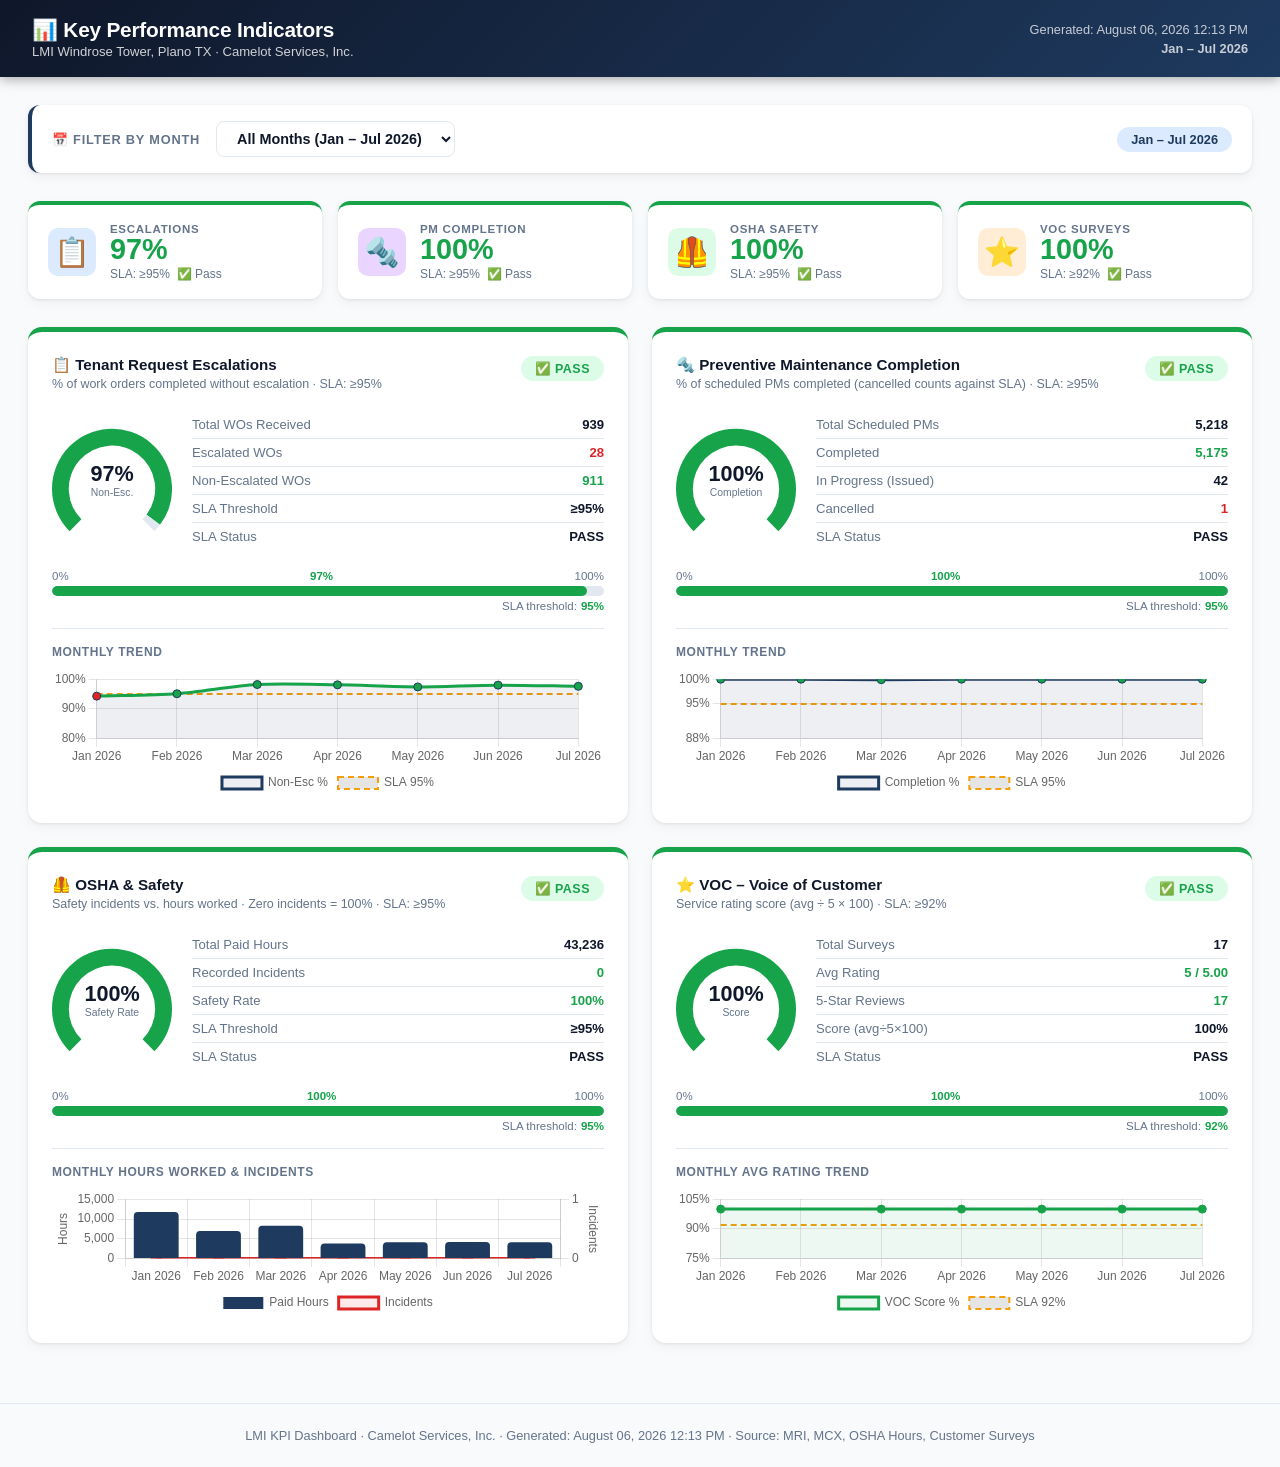
<file: kpi.html>
<!DOCTYPE html>
<html lang="en">
<head>
<meta charset="UTF-8"><meta name="viewport" content="width=device-width,initial-scale=1.0">
<title>KPI Dashboard – LMI Facility</title>
<style>
:root{--navy:#0f172a;--blue:#1e3a5f;--card:#fff;--muted:#64748b;--border:#e2e8f0;--bg:#f8fafc;--success:#16a34a;--warning:#f59e0b;--danger:#dc2626;}
*{box-sizing:border-box;margin:0;padding:0;}
body{font-family:-apple-system,BlinkMacSystemFont,'Segoe UI',sans-serif;background:var(--bg);color:#1e293b;}
header{position:sticky;top:0;z-index:100;background:linear-gradient(135deg,#0f172a 0%,#1e3a5f 100%);color:white;padding:18px 32px;display:flex;justify-content:space-between;align-items:center;box-shadow:0 2px 12px rgba(0,0,0,.35);flex-wrap:wrap;gap:12px;}
header h1{font-size:1.3rem;font-weight:800;letter-spacing:-.01em;}
header .meta{font-size:.8rem;opacity:.75;text-align:right;}
.container{max-width:1300px;margin:0 auto;padding:28px;}
/* Filter bar */
.filter-bar{display:flex;align-items:center;gap:16px;flex-wrap:wrap;margin-bottom:28px;background:white;padding:16px 20px;border-radius:12px;box-shadow:0 1px 3px rgba(0,0,0,.07),0 4px 12px rgba(0,0,0,.05);border-left:4px solid var(--blue);}
.filter-bar label{font-size:.8rem;font-weight:700;color:var(--muted);text-transform:uppercase;letter-spacing:.06em;white-space:nowrap;}
.filter-bar select{padding:8px 16px;border:1px solid var(--border);border-radius:8px;font-size:.9rem;font-weight:600;background:white;cursor:pointer;color:var(--navy);min-width:180px;}
.period-badge{margin-left:auto;font-size:.8rem;font-weight:700;color:var(--blue);background:#dbeafe;padding:5px 14px;border-radius:20px;}
/* Summary strip */
.summary-strip{display:grid;grid-template-columns:repeat(4,1fr);gap:16px;margin-bottom:28px;}
@media(max-width:900px){.summary-strip{grid-template-columns:repeat(2,1fr);}}
@media(max-width:500px){.summary-strip{grid-template-columns:1fr;}}
.sum-card{background:var(--card);border-radius:12px;padding:18px 20px;box-shadow:0 1px 3px rgba(0,0,0,.07),0 4px 12px rgba(0,0,0,.05);display:flex;align-items:center;gap:14px;border-top:4px solid var(--blue);}
.sum-card.pass{border-top-color:var(--success);}
.sum-card.fail{border-top-color:var(--danger);}
.sum-card.na{border-top-color:var(--muted);}
.sum-icon{font-size:1.8rem;width:48px;height:48px;display:flex;align-items:center;justify-content:center;border-radius:10px;flex-shrink:0;}
.sum-info .title{font-size:.72rem;font-weight:700;color:var(--muted);text-transform:uppercase;letter-spacing:.06em;}
.sum-info .pct{font-size:1.8rem;font-weight:800;line-height:1;}
.sum-info .pct.pass{color:var(--success);}
.sum-info .pct.fail{color:var(--danger);}
.sum-info .pct.na{color:var(--muted);}
.sum-info .sla{font-size:.75rem;color:var(--muted);margin-top:3px;}
/* KPI cards */
.kpi-row{display:grid;grid-template-columns:repeat(2,1fr);gap:24px;margin-bottom:24px;}
@media(max-width:900px){.kpi-row{grid-template-columns:1fr;}}
.kpi-card{background:var(--card);border-radius:14px;padding:24px;box-shadow:0 1px 3px rgba(0,0,0,.07),0 4px 12px rgba(0,0,0,.05);border-top:5px solid var(--blue);}
.kpi-card.pass{border-top-color:var(--success);}
.kpi-card.fail{border-top-color:var(--danger);}
.kpi-card.na{border-top-color:var(--muted);}
.kpi-header{display:flex;justify-content:space-between;align-items:flex-start;margin-bottom:20px;}
.kpi-title{font-size:.95rem;font-weight:800;color:var(--navy);}
.kpi-subtitle{font-size:.78rem;color:var(--muted);margin-top:3px;}
.status-pill{padding:5px 14px;border-radius:20px;font-size:.78rem;font-weight:800;letter-spacing:.04em;}
.status-pill.pass{background:#dcfce7;color:var(--success);}
.status-pill.fail{background:#fee2e2;color:var(--danger);}
.status-pill.na{background:#f1f5f9;color:var(--muted);}
/* Gauge */
.gauge-row{display:flex;align-items:center;gap:20px;margin-bottom:20px;}
.gauge-wrap{position:relative;width:120px;height:120px;flex-shrink:0;}
.gauge-wrap canvas{width:120px!important;height:120px!important;}
.gauge-center{position:absolute;top:50%;left:50%;transform:translate(-50%,-50%);text-align:center;}
.gauge-center .gpct{font-size:1.35rem;font-weight:800;color:var(--navy);line-height:1;}
.gauge-center .glabel{font-size:.65rem;color:var(--muted);margin-top:2px;}
.gauge-stats{flex:1;}
.stat-row{display:flex;justify-content:space-between;padding:6px 0;border-bottom:1px solid var(--border);font-size:.82rem;}
.stat-row:last-child{border-bottom:none;}
.stat-label{color:var(--muted);}
.stat-val{font-weight:700;color:var(--navy);}
.stat-val.good{color:var(--success);}
.stat-val.bad{color:var(--danger);}
/* Trend chart in card */
.trend-area{margin-top:16px;border-top:1px solid var(--border);padding-top:16px;}
.trend-area h4{font-size:.75rem;font-weight:700;color:var(--muted);text-transform:uppercase;letter-spacing:.05em;margin-bottom:10px;}
canvas.trend{max-height:130px;}
/* SLA bar */
.sla-bar-wrap{margin-top:14px;}
.sla-bar-label{display:flex;justify-content:space-between;font-size:.72rem;color:var(--muted);margin-bottom:4px;}
.sla-bar-track{height:10px;background:#e2e8f0;border-radius:5px;overflow:hidden;}
.sla-bar-fill{height:100%;border-radius:5px;transition:width .5s ease;}
/* Footer */
footer{text-align:center;padding:24px;font-size:.8rem;color:var(--muted);border-top:1px solid var(--border);margin-top:8px;}
</style>
</head>
<body>
<header>
  <div>
    <h1>📊 Key Performance Indicators</h1>
    <div style="font-size:.82rem;opacity:.8;margin-top:2px">LMI Windrose Tower, Plano TX · Camelot Services, Inc.</div>
  </div>
  <div class="meta">
    <div>Generated: August 06, 2026 12:13 PM</div>
    <div id="headerPeriod" style="margin-top:4px;font-weight:700">Jan – Jul 2026</div>
  </div>
</header>

<div class="container">
  <!-- FILTER -->
  <div class="filter-bar">
    <label>📅 Filter by Month</label>
    <select id="fMonth" onchange="render()">
      <option value="">All Months (Jan – Jul 2026)</option>
    </select>
    <span class="period-badge" id="periodBadge">Jan – Jul 2026</span>
  </div>

  <!-- SUMMARY STRIP -->
  <div class="summary-strip" id="summaryStrip"></div>

  <!-- KPI CARDS ROW 1 -->
  <div class="kpi-row">
    <div class="kpi-card" id="cardEsc">
      <div class="kpi-header">
        <div>
          <div class="kpi-title">📋 Tenant Request Escalations</div>
          <div class="kpi-subtitle">% of work orders completed without escalation · SLA: ≥95%</div>
        </div>
        <span class="status-pill" id="pillEsc">—</span>
      </div>
      <div class="gauge-row">
        <div class="gauge-wrap"><canvas id="gaugeEsc"></canvas><div class="gauge-center"><div class="gpct" id="gPctEsc">—</div><div class="glabel">Non-Esc.</div></div></div>
        <div class="gauge-stats" id="statsEsc"></div>
      </div>
      <div class="sla-bar-wrap" id="barEsc"></div>
      <div class="trend-area"><h4>Monthly Trend</h4><canvas class="trend" id="trendEsc"></canvas></div>
    </div>

    <div class="kpi-card" id="cardPM">
      <div class="kpi-header">
        <div>
          <div class="kpi-title">🔩 Preventive Maintenance Completion</div>
          <div class="kpi-subtitle">% of scheduled PMs completed (cancelled counts against SLA) · SLA: ≥95%</div>
        </div>
        <span class="status-pill" id="pillPM">—</span>
      </div>
      <div class="gauge-row">
        <div class="gauge-wrap"><canvas id="gaugePM"></canvas><div class="gauge-center"><div class="gpct" id="gPctPM">—</div><div class="glabel">Completion</div></div></div>
        <div class="gauge-stats" id="statsPM"></div>
      </div>
      <div class="sla-bar-wrap" id="barPM"></div>
      <div class="trend-area"><h4>Monthly Trend</h4><canvas class="trend" id="trendPM"></canvas></div>
    </div>
  </div>

  <!-- KPI CARDS ROW 2 -->
  <div class="kpi-row">
    <div class="kpi-card" id="cardOSHA">
      <div class="kpi-header">
        <div>
          <div class="kpi-title">🦺 OSHA &amp; Safety</div>
          <div class="kpi-subtitle">Safety incidents vs. hours worked · Zero incidents = 100% · SLA: ≥95%</div>
        </div>
        <span class="status-pill" id="pillOSHA">—</span>
      </div>
      <div class="gauge-row">
        <div class="gauge-wrap"><canvas id="gaugeOSHA"></canvas><div class="gauge-center"><div class="gpct" id="gPctOSHA">—</div><div class="glabel">Safety Rate</div></div></div>
        <div class="gauge-stats" id="statsOSHA"></div>
      </div>
      <div class="sla-bar-wrap" id="barOSHA"></div>
      <div class="trend-area"><h4>Monthly Hours Worked &amp; Incidents</h4><canvas class="trend" id="trendOSHA"></canvas></div>
    </div>

    <div class="kpi-card" id="cardVOC">
      <div class="kpi-header">
        <div>
          <div class="kpi-title">⭐ VOC – Voice of Customer</div>
          <div class="kpi-subtitle">Service rating score (avg ÷ 5 × 100) · SLA: ≥92%</div>
        </div>
        <span class="status-pill" id="pillVOC">—</span>
      </div>
      <div class="gauge-row">
        <div class="gauge-wrap"><canvas id="gaugeVOC"></canvas><div class="gauge-center"><div class="gpct" id="gPctVOC">—</div><div class="glabel">Score</div></div></div>
        <div class="gauge-stats" id="statsVOC"></div>
      </div>
      <div class="sla-bar-wrap" id="barVOC"></div>
      <div class="trend-area"><h4>Monthly Avg Rating Trend</h4><canvas class="trend" id="trendVOC"></canvas></div>
    </div>
  </div>
</div>

<footer>LMI KPI Dashboard · Camelot Services, Inc. · Generated: August 06, 2026 12:13 PM · Source: MRI, MCX, OSHA Hours, Customer Surveys</footer>

<script>/**
 * Skipped minification because the original files appears to be already minified.
 * Original file: /npm/chart.js@4.4.0/dist/chart.umd.js
 *
 * Do NOT use SRI with dynamically generated files! More information: https://www.jsdelivr.com/using-sri-with-dynamic-files
 */
/*!
 * Chart.js v4.4.0
 * https://www.chartjs.org
 * (c) 2023 Chart.js Contributors
 * Released under the MIT License
 */
!function(t,e){"object"==typeof exports&&"undefined"!=typeof module?module.exports=e():"function"==typeof define&&define.amd?define(e):(t="undefined"!=typeof globalThis?globalThis:t||self).Chart=e()}(this,(function(){"use strict";var t=Object.freeze({__proto__:null,get Colors(){return Go},get Decimation(){return Qo},get Filler(){return ma},get Legend(){return ya},get SubTitle(){return ka},get Title(){return Ma},get Tooltip(){return Ba}});function e(){}const i=(()=>{let t=0;return()=>t++})();function s(t){return null==t}function n(t){if(Array.isArray&&Array.isArray(t))return!0;const e=Object.prototype.toString.call(t);return"[object"===e.slice(0,7)&&"Array]"===e.slice(-6)}function o(t){return null!==t&&"[object Object]"===Object.prototype.toString.call(t)}function a(t){return("number"==typeof t||t instanceof Number)&&isFinite(+t)}function r(t,e){return a(t)?t:e}function l(t,e){return void 0===t?e:t}const h=(t,e)=>"string"==typeof t&&t.endsWith("%")?parseFloat(t)/100:+t/e,c=(t,e)=>"string"==typeof t&&t.endsWith("%")?parseFloat(t)/100*e:+t;function d(t,e,i){if(t&&"function"==typeof t.call)return t.apply(i,e)}function u(t,e,i,s){let a,r,l;if(n(t))if(r=t.length,s)for(a=r-1;a>=0;a--)e.call(i,t[a],a);else for(a=0;a<r;a++)e.call(i,t[a],a);else if(o(t))for(l=Object.keys(t),r=l.length,a=0;a<r;a++)e.call(i,t[l[a]],l[a])}function f(t,e){let i,s,n,o;if(!t||!e||t.length!==e.length)return!1;for(i=0,s=t.length;i<s;++i)if(n=t[i],o=e[i],n.datasetIndex!==o.datasetIndex||n.index!==o.index)return!1;return!0}function g(t){if(n(t))return t.map(g);if(o(t)){const e=Object.create(null),i=Object.keys(t),s=i.length;let n=0;for(;n<s;++n)e[i[n]]=g(t[i[n]]);return e}return t}function p(t){return-1===["__proto__","prototype","constructor"].indexOf(t)}function m(t,e,i,s){if(!p(t))return;const n=e[t],a=i[t];o(n)&&o(a)?b(n,a,s):e[t]=g(a)}function b(t,e,i){const s=n(e)?e:[e],a=s.length;if(!o(t))return t;const r=(i=i||{}).merger||m;let l;for(let e=0;e<a;++e){if(l=s[e],!o(l))continue;const n=Object.keys(l);for(let e=0,s=n.length;e<s;++e)r(n[e],t,l,i)}return t}function x(t,e){return b(t,e,{merger:_})}function _(t,e,i){if(!p(t))return;const s=e[t],n=i[t];o(s)&&o(n)?x(s,n):Object.prototype.hasOwnProperty.call(e,t)||(e[t]=g(n))}const y={"":t=>t,x:t=>t.x,y:t=>t.y};function v(t){const e=t.split("."),i=[];let s="";for(const t of e)s+=t,s.endsWith("\\")?s=s.slice(0,-1)+".":(i.push(s),s="");return i}function M(t,e){const i=y[e]||(y[e]=function(t){const e=v(t);return t=>{for(const i of e){if(""===i)break;t=t&&t[i]}return t}}(e));return i(t)}function w(t){return t.charAt(0).toUpperCase()+t.slice(1)}const k=t=>void 0!==t,S=t=>"function"==typeof t,P=(t,e)=>{if(t.size!==e.size)return!1;for(const i of t)if(!e.has(i))return!1;return!0};function D(t){return"mouseup"===t.type||"click"===t.type||"contextmenu"===t.type}const C=Math.PI,O=2*C,A=O+C,T=Number.POSITIVE_INFINITY,L=C/180,E=C/2,R=C/4,I=2*C/3,z=Math.log10,F=Math.sign;function V(t,e,i){return Math.abs(t-e)<i}function B(t){const e=Math.round(t);t=V(t,e,t/1e3)?e:t;const i=Math.pow(10,Math.floor(z(t))),s=t/i;return(s<=1?1:s<=2?2:s<=5?5:10)*i}function W(t){const e=[],i=Math.sqrt(t);let s;for(s=1;s<i;s++)t%s==0&&(e.push(s),e.push(t/s));return i===(0|i)&&e.push(i),e.sort(((t,e)=>t-e)).pop(),e}function N(t){return!isNaN(parseFloat(t))&&isFinite(t)}function H(t,e){const i=Math.round(t);return i-e<=t&&i+e>=t}function j(t,e,i){let s,n,o;for(s=0,n=t.length;s<n;s++)o=t[s][i],isNaN(o)||(e.min=Math.min(e.min,o),e.max=Math.max(e.max,o))}function $(t){return t*(C/180)}function Y(t){return t*(180/C)}function U(t){if(!a(t))return;let e=1,i=0;for(;Math.round(t*e)/e!==t;)e*=10,i++;return i}function X(t,e){const i=e.x-t.x,s=e.y-t.y,n=Math.sqrt(i*i+s*s);let o=Math.atan2(s,i);return o<-.5*C&&(o+=O),{angle:o,distance:n}}function q(t,e){return Math.sqrt(Math.pow(e.x-t.x,2)+Math.pow(e.y-t.y,2))}function K(t,e){return(t-e+A)%O-C}function G(t){return(t%O+O)%O}function Z(t,e,i,s){const n=G(t),o=G(e),a=G(i),r=G(o-n),l=G(a-n),h=G(n-o),c=G(n-a);return n===o||n===a||s&&o===a||r>l&&h<c}function J(t,e,i){return Math.max(e,Math.min(i,t))}function Q(t){return J(t,-32768,32767)}function tt(t,e,i,s=1e-6){return t>=Math.min(e,i)-s&&t<=Math.max(e,i)+s}function et(t,e,i){i=i||(i=>t[i]<e);let s,n=t.length-1,o=0;for(;n-o>1;)s=o+n>>1,i(s)?o=s:n=s;return{lo:o,hi:n}}const it=(t,e,i,s)=>et(t,i,s?s=>{const n=t[s][e];return n<i||n===i&&t[s+1][e]===i}:s=>t[s][e]<i),st=(t,e,i)=>et(t,i,(s=>t[s][e]>=i));function nt(t,e,i){let s=0,n=t.length;for(;s<n&&t[s]<e;)s++;for(;n>s&&t[n-1]>i;)n--;return s>0||n<t.length?t.slice(s,n):t}const ot=["push","pop","shift","splice","unshift"];function at(t,e){t._chartjs?t._chartjs.listeners.push(e):(Object.defineProperty(t,"_chartjs",{configurable:!0,enumerable:!1,value:{listeners:[e]}}),ot.forEach((e=>{const i="_onData"+w(e),s=t[e];Object.defineProperty(t,e,{configurable:!0,enumerable:!1,value(...e){const n=s.apply(this,e);return t._chartjs.listeners.forEach((t=>{"function"==typeof t[i]&&t[i](...e)})),n}})})))}function rt(t,e){const i=t._chartjs;if(!i)return;const s=i.listeners,n=s.indexOf(e);-1!==n&&s.splice(n,1),s.length>0||(ot.forEach((e=>{delete t[e]})),delete t._chartjs)}function lt(t){const e=new Set(t);return e.size===t.length?t:Array.from(e)}const ht="undefined"==typeof window?function(t){return t()}:window.requestAnimationFrame;function ct(t,e){let i=[],s=!1;return function(...n){i=n,s||(s=!0,ht.call(window,(()=>{s=!1,t.apply(e,i)})))}}function dt(t,e){let i;return function(...s){return e?(clearTimeout(i),i=setTimeout(t,e,s)):t.apply(this,s),e}}const ut=t=>"start"===t?"left":"end"===t?"right":"center",ft=(t,e,i)=>"start"===t?e:"end"===t?i:(e+i)/2,gt=(t,e,i,s)=>t===(s?"left":"right")?i:"center"===t?(e+i)/2:e;function pt(t,e,i){const s=e.length;let n=0,o=s;if(t._sorted){const{iScale:a,_parsed:r}=t,l=a.axis,{min:h,max:c,minDefined:d,maxDefined:u}=a.getUserBounds();d&&(n=J(Math.min(it(r,l,h).lo,i?s:it(e,l,a.getPixelForValue(h)).lo),0,s-1)),o=u?J(Math.max(it(r,a.axis,c,!0).hi+1,i?0:it(e,l,a.getPixelForValue(c),!0).hi+1),n,s)-n:s-n}return{start:n,count:o}}function mt(t){const{xScale:e,yScale:i,_scaleRanges:s}=t,n={xmin:e.min,xmax:e.max,ymin:i.min,ymax:i.max};if(!s)return t._scaleRanges=n,!0;const o=s.xmin!==e.min||s.xmax!==e.max||s.ymin!==i.min||s.ymax!==i.max;return Object.assign(s,n),o}class bt{constructor(){this._request=null,this._charts=new Map,this._running=!1,this._lastDate=void 0}_notify(t,e,i,s){const n=e.listeners[s],o=e.duration;n.forEach((s=>s({chart:t,initial:e.initial,numSteps:o,currentStep:Math.min(i-e.start,o)})))}_refresh(){this._request||(this._running=!0,this._request=ht.call(window,(()=>{this._update(),this._request=null,this._running&&this._refresh()})))}_update(t=Date.now()){let e=0;this._charts.forEach(((i,s)=>{if(!i.running||!i.items.length)return;const n=i.items;let o,a=n.length-1,r=!1;for(;a>=0;--a)o=n[a],o._active?(o._total>i.duration&&(i.duration=o._total),o.tick(t),r=!0):(n[a]=n[n.length-1],n.pop());r&&(s.draw(),this._notify(s,i,t,"progress")),n.length||(i.running=!1,this._notify(s,i,t,"complete"),i.initial=!1),e+=n.length})),this._lastDate=t,0===e&&(this._running=!1)}_getAnims(t){const e=this._charts;let i=e.get(t);return i||(i={running:!1,initial:!0,items:[],listeners:{complete:[],progress:[]}},e.set(t,i)),i}listen(t,e,i){this._getAnims(t).listeners[e].push(i)}add(t,e){e&&e.length&&this._getAnims(t).items.push(...e)}has(t){return this._getAnims(t).items.length>0}start(t){const e=this._charts.get(t);e&&(e.running=!0,e.start=Date.now(),e.duration=e.items.reduce(((t,e)=>Math.max(t,e._duration)),0),this._refresh())}running(t){if(!this._running)return!1;const e=this._charts.get(t);return!!(e&&e.running&&e.items.length)}stop(t){const e=this._charts.get(t);if(!e||!e.items.length)return;const i=e.items;let s=i.length-1;for(;s>=0;--s)i[s].cancel();e.items=[],this._notify(t,e,Date.now(),"complete")}remove(t){return this._charts.delete(t)}}var xt=new bt;
/*!
 * @kurkle/color v0.3.2
 * https://github.com/kurkle/color#readme
 * (c) 2023 Jukka Kurkela
 * Released under the MIT License
 */function _t(t){return t+.5|0}const yt=(t,e,i)=>Math.max(Math.min(t,i),e);function vt(t){return yt(_t(2.55*t),0,255)}function Mt(t){return yt(_t(255*t),0,255)}function wt(t){return yt(_t(t/2.55)/100,0,1)}function kt(t){return yt(_t(100*t),0,100)}const St={0:0,1:1,2:2,3:3,4:4,5:5,6:6,7:7,8:8,9:9,A:10,B:11,C:12,D:13,E:14,F:15,a:10,b:11,c:12,d:13,e:14,f:15},Pt=[..."0123456789ABCDEF"],Dt=t=>Pt[15&t],Ct=t=>Pt[(240&t)>>4]+Pt[15&t],Ot=t=>(240&t)>>4==(15&t);function At(t){var e=(t=>Ot(t.r)&&Ot(t.g)&&Ot(t.b)&&Ot(t.a))(t)?Dt:Ct;return t?"#"+e(t.r)+e(t.g)+e(t.b)+((t,e)=>t<255?e(t):"")(t.a,e):void 0}const Tt=/^(hsla?|hwb|hsv)\(\s*([-+.e\d]+)(?:deg)?[\s,]+([-+.e\d]+)%[\s,]+([-+.e\d]+)%(?:[\s,]+([-+.e\d]+)(%)?)?\s*\)$/;function Lt(t,e,i){const s=e*Math.min(i,1-i),n=(e,n=(e+t/30)%12)=>i-s*Math.max(Math.min(n-3,9-n,1),-1);return[n(0),n(8),n(4)]}function Et(t,e,i){const s=(s,n=(s+t/60)%6)=>i-i*e*Math.max(Math.min(n,4-n,1),0);return[s(5),s(3),s(1)]}function Rt(t,e,i){const s=Lt(t,1,.5);let n;for(e+i>1&&(n=1/(e+i),e*=n,i*=n),n=0;n<3;n++)s[n]*=1-e-i,s[n]+=e;return s}function It(t){const e=t.r/255,i=t.g/255,s=t.b/255,n=Math.max(e,i,s),o=Math.min(e,i,s),a=(n+o)/2;let r,l,h;return n!==o&&(h=n-o,l=a>.5?h/(2-n-o):h/(n+o),r=function(t,e,i,s,n){return t===n?(e-i)/s+(e<i?6:0):e===n?(i-t)/s+2:(t-e)/s+4}(e,i,s,h,n),r=60*r+.5),[0|r,l||0,a]}function zt(t,e,i,s){return(Array.isArray(e)?t(e[0],e[1],e[2]):t(e,i,s)).map(Mt)}function Ft(t,e,i){return zt(Lt,t,e,i)}function Vt(t){return(t%360+360)%360}function Bt(t){const e=Tt.exec(t);let i,s=255;if(!e)return;e[5]!==i&&(s=e[6]?vt(+e[5]):Mt(+e[5]));const n=Vt(+e[2]),o=+e[3]/100,a=+e[4]/100;return i="hwb"===e[1]?function(t,e,i){return zt(Rt,t,e,i)}(n,o,a):"hsv"===e[1]?function(t,e,i){return zt(Et,t,e,i)}(n,o,a):Ft(n,o,a),{r:i[0],g:i[1],b:i[2],a:s}}const Wt={x:"dark",Z:"light",Y:"re",X:"blu",W:"gr",V:"medium",U:"slate",A:"ee",T:"ol",S:"or",B:"ra",C:"lateg",D:"ights",R:"in",Q:"turquois",E:"hi",P:"ro",O:"al",N:"le",M:"de",L:"yello",F:"en",K:"ch",G:"arks",H:"ea",I:"ightg",J:"wh"},Nt={OiceXe:"f0f8ff",antiquewEte:"faebd7",aqua:"ffff",aquamarRe:"7fffd4",azuY:"f0ffff",beige:"f5f5dc",bisque:"ffe4c4",black:"0",blanKedOmond:"ffebcd",Xe:"ff",XeviTet:"8a2be2",bPwn:"a52a2a",burlywood:"deb887",caMtXe:"5f9ea0",KartYuse:"7fff00",KocTate:"d2691e",cSO:"ff7f50",cSnflowerXe:"6495ed",cSnsilk:"fff8dc",crimson:"dc143c",cyan:"ffff",xXe:"8b",xcyan:"8b8b",xgTMnPd:"b8860b",xWay:"a9a9a9",xgYF:"6400",xgYy:"a9a9a9",xkhaki:"bdb76b",xmagFta:"8b008b",xTivegYF:"556b2f",xSange:"ff8c00",xScEd:"9932cc",xYd:"8b0000",xsOmon:"e9967a",xsHgYF:"8fbc8f",xUXe:"483d8b",xUWay:"2f4f4f",xUgYy:"2f4f4f",xQe:"ced1",xviTet:"9400d3",dAppRk:"ff1493",dApskyXe:"bfff",dimWay:"696969",dimgYy:"696969",dodgerXe:"1e90ff",fiYbrick:"b22222",flSOwEte:"fffaf0",foYstWAn:"228b22",fuKsia:"ff00ff",gaRsbSo:"dcdcdc",ghostwEte:"f8f8ff",gTd:"ffd700",gTMnPd:"daa520",Way:"808080",gYF:"8000",gYFLw:"adff2f",gYy:"808080",honeyMw:"f0fff0",hotpRk:"ff69b4",RdianYd:"cd5c5c",Rdigo:"4b0082",ivSy:"fffff0",khaki:"f0e68c",lavFMr:"e6e6fa",lavFMrXsh:"fff0f5",lawngYF:"7cfc00",NmoncEffon:"fffacd",ZXe:"add8e6",ZcSO:"f08080",Zcyan:"e0ffff",ZgTMnPdLw:"fafad2",ZWay:"d3d3d3",ZgYF:"90ee90",ZgYy:"d3d3d3",ZpRk:"ffb6c1",ZsOmon:"ffa07a",ZsHgYF:"20b2aa",ZskyXe:"87cefa",ZUWay:"778899",ZUgYy:"778899",ZstAlXe:"b0c4de",ZLw:"ffffe0",lime:"ff00",limegYF:"32cd32",lRF:"faf0e6",magFta:"ff00ff",maPon:"800000",VaquamarRe:"66cdaa",VXe:"cd",VScEd:"ba55d3",VpurpN:"9370db",VsHgYF:"3cb371",VUXe:"7b68ee",VsprRggYF:"fa9a",VQe:"48d1cc",VviTetYd:"c71585",midnightXe:"191970",mRtcYam:"f5fffa",mistyPse:"ffe4e1",moccasR:"ffe4b5",navajowEte:"ffdead",navy:"80",Tdlace:"fdf5e6",Tive:"808000",TivedBb:"6b8e23",Sange:"ffa500",SangeYd:"ff4500",ScEd:"da70d6",pOegTMnPd:"eee8aa",pOegYF:"98fb98",pOeQe:"afeeee",pOeviTetYd:"db7093",papayawEp:"ffefd5",pHKpuff:"ffdab9",peru:"cd853f",pRk:"ffc0cb",plum:"dda0dd",powMrXe:"b0e0e6",purpN:"800080",YbeccapurpN:"663399",Yd:"ff0000",Psybrown:"bc8f8f",PyOXe:"4169e1",saddNbPwn:"8b4513",sOmon:"fa8072",sandybPwn:"f4a460",sHgYF:"2e8b57",sHshell:"fff5ee",siFna:"a0522d",silver:"c0c0c0",skyXe:"87ceeb",UXe:"6a5acd",UWay:"708090",UgYy:"708090",snow:"fffafa",sprRggYF:"ff7f",stAlXe:"4682b4",tan:"d2b48c",teO:"8080",tEstN:"d8bfd8",tomato:"ff6347",Qe:"40e0d0",viTet:"ee82ee",JHt:"f5deb3",wEte:"ffffff",wEtesmoke:"f5f5f5",Lw:"ffff00",LwgYF:"9acd32"};let Ht;function jt(t){Ht||(Ht=function(){const t={},e=Object.keys(Nt),i=Object.keys(Wt);let s,n,o,a,r;for(s=0;s<e.length;s++){for(a=r=e[s],n=0;n<i.length;n++)o=i[n],r=r.replace(o,Wt[o]);o=parseInt(Nt[a],16),t[r]=[o>>16&255,o>>8&255,255&o]}return t}(),Ht.transparent=[0,0,0,0]);const e=Ht[t.toLowerCase()];return e&&{r:e[0],g:e[1],b:e[2],a:4===e.length?e[3]:255}}const $t=/^rgba?\(\s*([-+.\d]+)(%)?[\s,]+([-+.e\d]+)(%)?[\s,]+([-+.e\d]+)(%)?(?:[\s,/]+([-+.e\d]+)(%)?)?\s*\)$/;const Yt=t=>t<=.0031308?12.92*t:1.055*Math.pow(t,1/2.4)-.055,Ut=t=>t<=.04045?t/12.92:Math.pow((t+.055)/1.055,2.4);function Xt(t,e,i){if(t){let s=It(t);s[e]=Math.max(0,Math.min(s[e]+s[e]*i,0===e?360:1)),s=Ft(s),t.r=s[0],t.g=s[1],t.b=s[2]}}function qt(t,e){return t?Object.assign(e||{},t):t}function Kt(t){var e={r:0,g:0,b:0,a:255};return Array.isArray(t)?t.length>=3&&(e={r:t[0],g:t[1],b:t[2],a:255},t.length>3&&(e.a=Mt(t[3]))):(e=qt(t,{r:0,g:0,b:0,a:1})).a=Mt(e.a),e}function Gt(t){return"r"===t.charAt(0)?function(t){const e=$t.exec(t);let i,s,n,o=255;if(e){if(e[7]!==i){const t=+e[7];o=e[8]?vt(t):yt(255*t,0,255)}return i=+e[1],s=+e[3],n=+e[5],i=255&(e[2]?vt(i):yt(i,0,255)),s=255&(e[4]?vt(s):yt(s,0,255)),n=255&(e[6]?vt(n):yt(n,0,255)),{r:i,g:s,b:n,a:o}}}(t):Bt(t)}class Zt{constructor(t){if(t instanceof Zt)return t;const e=typeof t;let i;var s,n,o;"object"===e?i=Kt(t):"string"===e&&(o=(s=t).length,"#"===s[0]&&(4===o||5===o?n={r:255&17*St[s[1]],g:255&17*St[s[2]],b:255&17*St[s[3]],a:5===o?17*St[s[4]]:255}:7!==o&&9!==o||(n={r:St[s[1]]<<4|St[s[2]],g:St[s[3]]<<4|St[s[4]],b:St[s[5]]<<4|St[s[6]],a:9===o?St[s[7]]<<4|St[s[8]]:255})),i=n||jt(t)||Gt(t)),this._rgb=i,this._valid=!!i}get valid(){return this._valid}get rgb(){var t=qt(this._rgb);return t&&(t.a=wt(t.a)),t}set rgb(t){this._rgb=Kt(t)}rgbString(){return this._valid?(t=this._rgb)&&(t.a<255?`rgba(${t.r}, ${t.g}, ${t.b}, ${wt(t.a)})`:`rgb(${t.r}, ${t.g}, ${t.b})`):void 0;var t}hexString(){return this._valid?At(this._rgb):void 0}hslString(){return this._valid?function(t){if(!t)return;const e=It(t),i=e[0],s=kt(e[1]),n=kt(e[2]);return t.a<255?`hsla(${i}, ${s}%, ${n}%, ${wt(t.a)})`:`hsl(${i}, ${s}%, ${n}%)`}(this._rgb):void 0}mix(t,e){if(t){const i=this.rgb,s=t.rgb;let n;const o=e===n?.5:e,a=2*o-1,r=i.a-s.a,l=((a*r==-1?a:(a+r)/(1+a*r))+1)/2;n=1-l,i.r=255&l*i.r+n*s.r+.5,i.g=255&l*i.g+n*s.g+.5,i.b=255&l*i.b+n*s.b+.5,i.a=o*i.a+(1-o)*s.a,this.rgb=i}return this}interpolate(t,e){return t&&(this._rgb=function(t,e,i){const s=Ut(wt(t.r)),n=Ut(wt(t.g)),o=Ut(wt(t.b));return{r:Mt(Yt(s+i*(Ut(wt(e.r))-s))),g:Mt(Yt(n+i*(Ut(wt(e.g))-n))),b:Mt(Yt(o+i*(Ut(wt(e.b))-o))),a:t.a+i*(e.a-t.a)}}(this._rgb,t._rgb,e)),this}clone(){return new Zt(this.rgb)}alpha(t){return this._rgb.a=Mt(t),this}clearer(t){return this._rgb.a*=1-t,this}greyscale(){const t=this._rgb,e=_t(.3*t.r+.59*t.g+.11*t.b);return t.r=t.g=t.b=e,this}opaquer(t){return this._rgb.a*=1+t,this}negate(){const t=this._rgb;return t.r=255-t.r,t.g=255-t.g,t.b=255-t.b,this}lighten(t){return Xt(this._rgb,2,t),this}darken(t){return Xt(this._rgb,2,-t),this}saturate(t){return Xt(this._rgb,1,t),this}desaturate(t){return Xt(this._rgb,1,-t),this}rotate(t){return function(t,e){var i=It(t);i[0]=Vt(i[0]+e),i=Ft(i),t.r=i[0],t.g=i[1],t.b=i[2]}(this._rgb,t),this}}function Jt(t){if(t&&"object"==typeof t){const e=t.toString();return"[object CanvasPattern]"===e||"[object CanvasGradient]"===e}return!1}function Qt(t){return Jt(t)?t:new Zt(t)}function te(t){return Jt(t)?t:new Zt(t).saturate(.5).darken(.1).hexString()}const ee=["x","y","borderWidth","radius","tension"],ie=["color","borderColor","backgroundColor"];const se=new Map;function ne(t,e,i){return function(t,e){e=e||{};const i=t+JSON.stringify(e);let s=se.get(i);return s||(s=new Intl.NumberFormat(t,e),se.set(i,s)),s}(e,i).format(t)}const oe={values:t=>n(t)?t:""+t,numeric(t,e,i){if(0===t)return"0";const s=this.chart.options.locale;let n,o=t;if(i.length>1){const e=Math.max(Math.abs(i[0].value),Math.abs(i[i.length-1].value));(e<1e-4||e>1e15)&&(n="scientific"),o=function(t,e){let i=e.length>3?e[2].value-e[1].value:e[1].value-e[0].value;Math.abs(i)>=1&&t!==Math.floor(t)&&(i=t-Math.floor(t));return i}(t,i)}const a=z(Math.abs(o)),r=isNaN(a)?1:Math.max(Math.min(-1*Math.floor(a),20),0),l={notation:n,minimumFractionDigits:r,maximumFractionDigits:r};return Object.assign(l,this.options.ticks.format),ne(t,s,l)},logarithmic(t,e,i){if(0===t)return"0";const s=i[e].significand||t/Math.pow(10,Math.floor(z(t)));return[1,2,3,5,10,15].includes(s)||e>.8*i.length?oe.numeric.call(this,t,e,i):""}};var ae={formatters:oe};const re=Object.create(null),le=Object.create(null);function he(t,e){if(!e)return t;const i=e.split(".");for(let e=0,s=i.length;e<s;++e){const s=i[e];t=t[s]||(t[s]=Object.create(null))}return t}function ce(t,e,i){return"string"==typeof e?b(he(t,e),i):b(he(t,""),e)}class de{constructor(t,e){this.animation=void 0,this.backgroundColor="rgba(0,0,0,0.1)",this.borderColor="rgba(0,0,0,0.1)",this.color="#666",this.datasets={},this.devicePixelRatio=t=>t.chart.platform.getDevicePixelRatio(),this.elements={},this.events=["mousemove","mouseout","click","touchstart","touchmove"],this.font={family:"'Helvetica Neue', 'Helvetica', 'Arial', sans-serif",size:12,style:"normal",lineHeight:1.2,weight:null},this.hover={},this.hoverBackgroundColor=(t,e)=>te(e.backgroundColor),this.hoverBorderColor=(t,e)=>te(e.borderColor),this.hoverColor=(t,e)=>te(e.color),this.indexAxis="x",this.interaction={mode:"nearest",intersect:!0,includeInvisible:!1},this.maintainAspectRatio=!0,this.onHover=null,this.onClick=null,this.parsing=!0,this.plugins={},this.responsive=!0,this.scale=void 0,this.scales={},this.showLine=!0,this.drawActiveElementsOnTop=!0,this.describe(t),this.apply(e)}set(t,e){return ce(this,t,e)}get(t){return he(this,t)}describe(t,e){return ce(le,t,e)}override(t,e){return ce(re,t,e)}route(t,e,i,s){const n=he(this,t),a=he(this,i),r="_"+e;Object.defineProperties(n,{[r]:{value:n[e],writable:!0},[e]:{enumerable:!0,get(){const t=this[r],e=a[s];return o(t)?Object.assign({},e,t):l(t,e)},set(t){this[r]=t}}})}apply(t){t.forEach((t=>t(this)))}}var ue=new de({_scriptable:t=>!t.startsWith("on"),_indexable:t=>"events"!==t,hover:{_fallback:"interaction"},interaction:{_scriptable:!1,_indexable:!1}},[function(t){t.set("animation",{delay:void 0,duration:1e3,easing:"easeOutQuart",fn:void 0,from:void 0,loop:void 0,to:void 0,type:void 0}),t.describe("animation",{_fallback:!1,_indexable:!1,_scriptable:t=>"onProgress"!==t&&"onComplete"!==t&&"fn"!==t}),t.set("animations",{colors:{type:"color",properties:ie},numbers:{type:"number",properties:ee}}),t.describe("animations",{_fallback:"animation"}),t.set("transitions",{active:{animation:{duration:400}},resize:{animation:{duration:0}},show:{animations:{colors:{from:"transparent"},visible:{type:"boolean",duration:0}}},hide:{animations:{colors:{to:"transparent"},visible:{type:"boolean",easing:"linear",fn:t=>0|t}}}})},function(t){t.set("layout",{autoPadding:!0,padding:{top:0,right:0,bottom:0,left:0}})},function(t){t.set("scale",{display:!0,offset:!1,reverse:!1,beginAtZero:!1,bounds:"ticks",clip:!0,grace:0,grid:{display:!0,lineWidth:1,drawOnChartArea:!0,drawTicks:!0,tickLength:8,tickWidth:(t,e)=>e.lineWidth,tickColor:(t,e)=>e.color,offset:!1},border:{display:!0,dash:[],dashOffset:0,width:1},title:{display:!1,text:"",padding:{top:4,bottom:4}},ticks:{minRotation:0,maxRotation:50,mirror:!1,textStrokeWidth:0,textStrokeColor:"",padding:3,display:!0,autoSkip:!0,autoSkipPadding:3,labelOffset:0,callback:ae.formatters.values,minor:{},major:{},align:"center",crossAlign:"near",showLabelBackdrop:!1,backdropColor:"rgba(255, 255, 255, 0.75)",backdropPadding:2}}),t.route("scale.ticks","color","","color"),t.route("scale.grid","color","","borderColor"),t.route("scale.border","color","","borderColor"),t.route("scale.title","color","","color"),t.describe("scale",{_fallback:!1,_scriptable:t=>!t.startsWith("before")&&!t.startsWith("after")&&"callback"!==t&&"parser"!==t,_indexable:t=>"borderDash"!==t&&"tickBorderDash"!==t&&"dash"!==t}),t.describe("scales",{_fallback:"scale"}),t.describe("scale.ticks",{_scriptable:t=>"backdropPadding"!==t&&"callback"!==t,_indexable:t=>"backdropPadding"!==t})}]);function fe(){return"undefined"!=typeof window&&"undefined"!=typeof document}function ge(t){let e=t.parentNode;return e&&"[object ShadowRoot]"===e.toString()&&(e=e.host),e}function pe(t,e,i){let s;return"string"==typeof t?(s=parseInt(t,10),-1!==t.indexOf("%")&&(s=s/100*e.parentNode[i])):s=t,s}const me=t=>t.ownerDocument.defaultView.getComputedStyle(t,null);function be(t,e){return me(t).getPropertyValue(e)}const xe=["top","right","bottom","left"];function _e(t,e,i){const s={};i=i?"-"+i:"";for(let n=0;n<4;n++){const o=xe[n];s[o]=parseFloat(t[e+"-"+o+i])||0}return s.width=s.left+s.right,s.height=s.top+s.bottom,s}const ye=(t,e,i)=>(t>0||e>0)&&(!i||!i.shadowRoot);function ve(t,e){if("native"in t)return t;const{canvas:i,currentDevicePixelRatio:s}=e,n=me(i),o="border-box"===n.boxSizing,a=_e(n,"padding"),r=_e(n,"border","width"),{x:l,y:h,box:c}=function(t,e){const i=t.touches,s=i&&i.length?i[0]:t,{offsetX:n,offsetY:o}=s;let a,r,l=!1;if(ye(n,o,t.target))a=n,r=o;else{const t=e.getBoundingClientRect();a=s.clientX-t.left,r=s.clientY-t.top,l=!0}return{x:a,y:r,box:l}}(t,i),d=a.left+(c&&r.left),u=a.top+(c&&r.top);let{width:f,height:g}=e;return o&&(f-=a.width+r.width,g-=a.height+r.height),{x:Math.round((l-d)/f*i.width/s),y:Math.round((h-u)/g*i.height/s)}}const Me=t=>Math.round(10*t)/10;function we(t,e,i,s){const n=me(t),o=_e(n,"margin"),a=pe(n.maxWidth,t,"clientWidth")||T,r=pe(n.maxHeight,t,"clientHeight")||T,l=function(t,e,i){let s,n;if(void 0===e||void 0===i){const o=ge(t);if(o){const t=o.getBoundingClientRect(),a=me(o),r=_e(a,"border","width"),l=_e(a,"padding");e=t.width-l.width-r.width,i=t.height-l.height-r.height,s=pe(a.maxWidth,o,"clientWidth"),n=pe(a.maxHeight,o,"clientHeight")}else e=t.clientWidth,i=t.clientHeight}return{width:e,height:i,maxWidth:s||T,maxHeight:n||T}}(t,e,i);let{width:h,height:c}=l;if("content-box"===n.boxSizing){const t=_e(n,"border","width"),e=_e(n,"padding");h-=e.width+t.width,c-=e.height+t.height}h=Math.max(0,h-o.width),c=Math.max(0,s?h/s:c-o.height),h=Me(Math.min(h,a,l.maxWidth)),c=Me(Math.min(c,r,l.maxHeight)),h&&!c&&(c=Me(h/2));return(void 0!==e||void 0!==i)&&s&&l.height&&c>l.height&&(c=l.height,h=Me(Math.floor(c*s))),{width:h,height:c}}function ke(t,e,i){const s=e||1,n=Math.floor(t.height*s),o=Math.floor(t.width*s);t.height=Math.floor(t.height),t.width=Math.floor(t.width);const a=t.canvas;return a.style&&(i||!a.style.height&&!a.style.width)&&(a.style.height=`${t.height}px`,a.style.width=`${t.width}px`),(t.currentDevicePixelRatio!==s||a.height!==n||a.width!==o)&&(t.currentDevicePixelRatio=s,a.height=n,a.width=o,t.ctx.setTransform(s,0,0,s,0,0),!0)}const Se=function(){let t=!1;try{const e={get passive(){return t=!0,!1}};window.addEventListener("test",null,e),window.removeEventListener("test",null,e)}catch(t){}return t}();function Pe(t,e){const i=be(t,e),s=i&&i.match(/^(\d+)(\.\d+)?px$/);return s?+s[1]:void 0}function De(t){return!t||s(t.size)||s(t.family)?null:(t.style?t.style+" ":"")+(t.weight?t.weight+" ":"")+t.size+"px "+t.family}function Ce(t,e,i,s,n){let o=e[n];return o||(o=e[n]=t.measureText(n).width,i.push(n)),o>s&&(s=o),s}function Oe(t,e,i,s){let o=(s=s||{}).data=s.data||{},a=s.garbageCollect=s.garbageCollect||[];s.font!==e&&(o=s.data={},a=s.garbageCollect=[],s.font=e),t.save(),t.font=e;let r=0;const l=i.length;let h,c,d,u,f;for(h=0;h<l;h++)if(u=i[h],null==u||n(u)){if(n(u))for(c=0,d=u.length;c<d;c++)f=u[c],null==f||n(f)||(r=Ce(t,o,a,r,f))}else r=Ce(t,o,a,r,u);t.restore();const g=a.length/2;if(g>i.length){for(h=0;h<g;h++)delete o[a[h]];a.splice(0,g)}return r}function Ae(t,e,i){const s=t.currentDevicePixelRatio,n=0!==i?Math.max(i/2,.5):0;return Math.round((e-n)*s)/s+n}function Te(t,e){(e=e||t.getContext("2d")).save(),e.resetTransform(),e.clearRect(0,0,t.width,t.height),e.restore()}function Le(t,e,i,s){Ee(t,e,i,s,null)}function Ee(t,e,i,s,n){let o,a,r,l,h,c,d,u;const f=e.pointStyle,g=e.rotation,p=e.radius;let m=(g||0)*L;if(f&&"object"==typeof f&&(o=f.toString(),"[object HTMLImageElement]"===o||"[object HTMLCanvasElement]"===o))return t.save(),t.translate(i,s),t.rotate(m),t.drawImage(f,-f.width/2,-f.height/2,f.width,f.height),void t.restore();if(!(isNaN(p)||p<=0)){switch(t.beginPath(),f){default:n?t.ellipse(i,s,n/2,p,0,0,O):t.arc(i,s,p,0,O),t.closePath();break;case"triangle":c=n?n/2:p,t.moveTo(i+Math.sin(m)*c,s-Math.cos(m)*p),m+=I,t.lineTo(i+Math.sin(m)*c,s-Math.cos(m)*p),m+=I,t.lineTo(i+Math.sin(m)*c,s-Math.cos(m)*p),t.closePath();break;case"rectRounded":h=.516*p,l=p-h,a=Math.cos(m+R)*l,d=Math.cos(m+R)*(n?n/2-h:l),r=Math.sin(m+R)*l,u=Math.sin(m+R)*(n?n/2-h:l),t.arc(i-d,s-r,h,m-C,m-E),t.arc(i+u,s-a,h,m-E,m),t.arc(i+d,s+r,h,m,m+E),t.arc(i-u,s+a,h,m+E,m+C),t.closePath();break;case"rect":if(!g){l=Math.SQRT1_2*p,c=n?n/2:l,t.rect(i-c,s-l,2*c,2*l);break}m+=R;case"rectRot":d=Math.cos(m)*(n?n/2:p),a=Math.cos(m)*p,r=Math.sin(m)*p,u=Math.sin(m)*(n?n/2:p),t.moveTo(i-d,s-r),t.lineTo(i+u,s-a),t.lineTo(i+d,s+r),t.lineTo(i-u,s+a),t.closePath();break;case"crossRot":m+=R;case"cross":d=Math.cos(m)*(n?n/2:p),a=Math.cos(m)*p,r=Math.sin(m)*p,u=Math.sin(m)*(n?n/2:p),t.moveTo(i-d,s-r),t.lineTo(i+d,s+r),t.moveTo(i+u,s-a),t.lineTo(i-u,s+a);break;case"star":d=Math.cos(m)*(n?n/2:p),a=Math.cos(m)*p,r=Math.sin(m)*p,u=Math.sin(m)*(n?n/2:p),t.moveTo(i-d,s-r),t.lineTo(i+d,s+r),t.moveTo(i+u,s-a),t.lineTo(i-u,s+a),m+=R,d=Math.cos(m)*(n?n/2:p),a=Math.cos(m)*p,r=Math.sin(m)*p,u=Math.sin(m)*(n?n/2:p),t.moveTo(i-d,s-r),t.lineTo(i+d,s+r),t.moveTo(i+u,s-a),t.lineTo(i-u,s+a);break;case"line":a=n?n/2:Math.cos(m)*p,r=Math.sin(m)*p,t.moveTo(i-a,s-r),t.lineTo(i+a,s+r);break;case"dash":t.moveTo(i,s),t.lineTo(i+Math.cos(m)*(n?n/2:p),s+Math.sin(m)*p);break;case!1:t.closePath()}t.fill(),e.borderWidth>0&&t.stroke()}}function Re(t,e,i){return i=i||.5,!e||t&&t.x>e.left-i&&t.x<e.right+i&&t.y>e.top-i&&t.y<e.bottom+i}function Ie(t,e){t.save(),t.beginPath(),t.rect(e.left,e.top,e.right-e.left,e.bottom-e.top),t.clip()}function ze(t){t.restore()}function Fe(t,e,i,s,n){if(!e)return t.lineTo(i.x,i.y);if("middle"===n){const s=(e.x+i.x)/2;t.lineTo(s,e.y),t.lineTo(s,i.y)}else"after"===n!=!!s?t.lineTo(e.x,i.y):t.lineTo(i.x,e.y);t.lineTo(i.x,i.y)}function Ve(t,e,i,s){if(!e)return t.lineTo(i.x,i.y);t.bezierCurveTo(s?e.cp1x:e.cp2x,s?e.cp1y:e.cp2y,s?i.cp2x:i.cp1x,s?i.cp2y:i.cp1y,i.x,i.y)}function Be(t,e,i,s,n){if(n.strikethrough||n.underline){const o=t.measureText(s),a=e-o.actualBoundingBoxLeft,r=e+o.actualBoundingBoxRight,l=i-o.actualBoundingBoxAscent,h=i+o.actualBoundingBoxDescent,c=n.strikethrough?(l+h)/2:h;t.strokeStyle=t.fillStyle,t.beginPath(),t.lineWidth=n.decorationWidth||2,t.moveTo(a,c),t.lineTo(r,c),t.stroke()}}function We(t,e){const i=t.fillStyle;t.fillStyle=e.color,t.fillRect(e.left,e.top,e.width,e.height),t.fillStyle=i}function Ne(t,e,i,o,a,r={}){const l=n(e)?e:[e],h=r.strokeWidth>0&&""!==r.strokeColor;let c,d;for(t.save(),t.font=a.string,function(t,e){e.translation&&t.translate(e.translation[0],e.translation[1]),s(e.rotation)||t.rotate(e.rotation),e.color&&(t.fillStyle=e.color),e.textAlign&&(t.textAlign=e.textAlign),e.textBaseline&&(t.textBaseline=e.textBaseline)}(t,r),c=0;c<l.length;++c)d=l[c],r.backdrop&&We(t,r.backdrop),h&&(r.strokeColor&&(t.strokeStyle=r.strokeColor),s(r.strokeWidth)||(t.lineWidth=r.strokeWidth),t.strokeText(d,i,o,r.maxWidth)),t.fillText(d,i,o,r.maxWidth),Be(t,i,o,d,r),o+=Number(a.lineHeight);t.restore()}function He(t,e){const{x:i,y:s,w:n,h:o,radius:a}=e;t.arc(i+a.topLeft,s+a.topLeft,a.topLeft,1.5*C,C,!0),t.lineTo(i,s+o-a.bottomLeft),t.arc(i+a.bottomLeft,s+o-a.bottomLeft,a.bottomLeft,C,E,!0),t.lineTo(i+n-a.bottomRight,s+o),t.arc(i+n-a.bottomRight,s+o-a.bottomRight,a.bottomRight,E,0,!0),t.lineTo(i+n,s+a.topRight),t.arc(i+n-a.topRight,s+a.topRight,a.topRight,0,-E,!0),t.lineTo(i+a.topLeft,s)}function je(t,e=[""],i,s,n=(()=>t[0])){const o=i||t;void 0===s&&(s=ti("_fallback",t));const a={[Symbol.toStringTag]:"Object",_cacheable:!0,_scopes:t,_rootScopes:o,_fallback:s,_getTarget:n,override:i=>je([i,...t],e,o,s)};return new Proxy(a,{deleteProperty:(e,i)=>(delete e[i],delete e._keys,delete t[0][i],!0),get:(i,s)=>qe(i,s,(()=>function(t,e,i,s){let n;for(const o of e)if(n=ti(Ue(o,t),i),void 0!==n)return Xe(t,n)?Je(i,s,t,n):n}(s,e,t,i))),getOwnPropertyDescriptor:(t,e)=>Reflect.getOwnPropertyDescriptor(t._scopes[0],e),getPrototypeOf:()=>Reflect.getPrototypeOf(t[0]),has:(t,e)=>ei(t).includes(e),ownKeys:t=>ei(t),set(t,e,i){const s=t._storage||(t._storage=n());return t[e]=s[e]=i,delete t._keys,!0}})}function $e(t,e,i,s){const a={_cacheable:!1,_proxy:t,_context:e,_subProxy:i,_stack:new Set,_descriptors:Ye(t,s),setContext:e=>$e(t,e,i,s),override:n=>$e(t.override(n),e,i,s)};return new Proxy(a,{deleteProperty:(e,i)=>(delete e[i],delete t[i],!0),get:(t,e,i)=>qe(t,e,(()=>function(t,e,i){const{_proxy:s,_context:a,_subProxy:r,_descriptors:l}=t;let h=s[e];S(h)&&l.isScriptable(e)&&(h=function(t,e,i,s){const{_proxy:n,_context:o,_subProxy:a,_stack:r}=i;if(r.has(t))throw new Error("Recursion detected: "+Array.from(r).join("->")+"->"+t);r.add(t);let l=e(o,a||s);r.delete(t),Xe(t,l)&&(l=Je(n._scopes,n,t,l));return l}(e,h,t,i));n(h)&&h.length&&(h=function(t,e,i,s){const{_proxy:n,_context:a,_subProxy:r,_descriptors:l}=i;if(void 0!==a.index&&s(t))return e[a.index%e.length];if(o(e[0])){const i=e,s=n._scopes.filter((t=>t!==i));e=[];for(const o of i){const i=Je(s,n,t,o);e.push($e(i,a,r&&r[t],l))}}return e}(e,h,t,l.isIndexable));Xe(e,h)&&(h=$e(h,a,r&&r[e],l));return h}(t,e,i))),getOwnPropertyDescriptor:(e,i)=>e._descriptors.allKeys?Reflect.has(t,i)?{enumerable:!0,configurable:!0}:void 0:Reflect.getOwnPropertyDescriptor(t,i),getPrototypeOf:()=>Reflect.getPrototypeOf(t),has:(e,i)=>Reflect.has(t,i),ownKeys:()=>Reflect.ownKeys(t),set:(e,i,s)=>(t[i]=s,delete e[i],!0)})}function Ye(t,e={scriptable:!0,indexable:!0}){const{_scriptable:i=e.scriptable,_indexable:s=e.indexable,_allKeys:n=e.allKeys}=t;return{allKeys:n,scriptable:i,indexable:s,isScriptable:S(i)?i:()=>i,isIndexable:S(s)?s:()=>s}}const Ue=(t,e)=>t?t+w(e):e,Xe=(t,e)=>o(e)&&"adapters"!==t&&(null===Object.getPrototypeOf(e)||e.constructor===Object);function qe(t,e,i){if(Object.prototype.hasOwnProperty.call(t,e))return t[e];const s=i();return t[e]=s,s}function Ke(t,e,i){return S(t)?t(e,i):t}const Ge=(t,e)=>!0===t?e:"string"==typeof t?M(e,t):void 0;function Ze(t,e,i,s,n){for(const o of e){const e=Ge(i,o);if(e){t.add(e);const o=Ke(e._fallback,i,n);if(void 0!==o&&o!==i&&o!==s)return o}else if(!1===e&&void 0!==s&&i!==s)return null}return!1}function Je(t,e,i,s){const a=e._rootScopes,r=Ke(e._fallback,i,s),l=[...t,...a],h=new Set;h.add(s);let c=Qe(h,l,i,r||i,s);return null!==c&&((void 0===r||r===i||(c=Qe(h,l,r,c,s),null!==c))&&je(Array.from(h),[""],a,r,(()=>function(t,e,i){const s=t._getTarget();e in s||(s[e]={});const a=s[e];if(n(a)&&o(i))return i;return a||{}}(e,i,s))))}function Qe(t,e,i,s,n){for(;i;)i=Ze(t,e,i,s,n);return i}function ti(t,e){for(const i of e){if(!i)continue;const e=i[t];if(void 0!==e)return e}}function ei(t){let e=t._keys;return e||(e=t._keys=function(t){const e=new Set;for(const i of t)for(const t of Object.keys(i).filter((t=>!t.startsWith("_"))))e.add(t);return Array.from(e)}(t._scopes)),e}function ii(t,e,i,s){const{iScale:n}=t,{key:o="r"}=this._parsing,a=new Array(s);let r,l,h,c;for(r=0,l=s;r<l;++r)h=r+i,c=e[h],a[r]={r:n.parse(M(c,o),h)};return a}const si=Number.EPSILON||1e-14,ni=(t,e)=>e<t.length&&!t[e].skip&&t[e],oi=t=>"x"===t?"y":"x";function ai(t,e,i,s){const n=t.skip?e:t,o=e,a=i.skip?e:i,r=q(o,n),l=q(a,o);let h=r/(r+l),c=l/(r+l);h=isNaN(h)?0:h,c=isNaN(c)?0:c;const d=s*h,u=s*c;return{previous:{x:o.x-d*(a.x-n.x),y:o.y-d*(a.y-n.y)},next:{x:o.x+u*(a.x-n.x),y:o.y+u*(a.y-n.y)}}}function ri(t,e="x"){const i=oi(e),s=t.length,n=Array(s).fill(0),o=Array(s);let a,r,l,h=ni(t,0);for(a=0;a<s;++a)if(r=l,l=h,h=ni(t,a+1),l){if(h){const t=h[e]-l[e];n[a]=0!==t?(h[i]-l[i])/t:0}o[a]=r?h?F(n[a-1])!==F(n[a])?0:(n[a-1]+n[a])/2:n[a-1]:n[a]}!function(t,e,i){const s=t.length;let n,o,a,r,l,h=ni(t,0);for(let c=0;c<s-1;++c)l=h,h=ni(t,c+1),l&&h&&(V(e[c],0,si)?i[c]=i[c+1]=0:(n=i[c]/e[c],o=i[c+1]/e[c],r=Math.pow(n,2)+Math.pow(o,2),r<=9||(a=3/Math.sqrt(r),i[c]=n*a*e[c],i[c+1]=o*a*e[c])))}(t,n,o),function(t,e,i="x"){const s=oi(i),n=t.length;let o,a,r,l=ni(t,0);for(let h=0;h<n;++h){if(a=r,r=l,l=ni(t,h+1),!r)continue;const n=r[i],c=r[s];a&&(o=(n-a[i])/3,r[`cp1${i}`]=n-o,r[`cp1${s}`]=c-o*e[h]),l&&(o=(l[i]-n)/3,r[`cp2${i}`]=n+o,r[`cp2${s}`]=c+o*e[h])}}(t,o,e)}function li(t,e,i){return Math.max(Math.min(t,i),e)}function hi(t,e,i,s,n){let o,a,r,l;if(e.spanGaps&&(t=t.filter((t=>!t.skip))),"monotone"===e.cubicInterpolationMode)ri(t,n);else{let i=s?t[t.length-1]:t[0];for(o=0,a=t.length;o<a;++o)r=t[o],l=ai(i,r,t[Math.min(o+1,a-(s?0:1))%a],e.tension),r.cp1x=l.previous.x,r.cp1y=l.previous.y,r.cp2x=l.next.x,r.cp2y=l.next.y,i=r}e.capBezierPoints&&function(t,e){let i,s,n,o,a,r=Re(t[0],e);for(i=0,s=t.length;i<s;++i)a=o,o=r,r=i<s-1&&Re(t[i+1],e),o&&(n=t[i],a&&(n.cp1x=li(n.cp1x,e.left,e.right),n.cp1y=li(n.cp1y,e.top,e.bottom)),r&&(n.cp2x=li(n.cp2x,e.left,e.right),n.cp2y=li(n.cp2y,e.top,e.bottom)))}(t,i)}const ci=t=>0===t||1===t,di=(t,e,i)=>-Math.pow(2,10*(t-=1))*Math.sin((t-e)*O/i),ui=(t,e,i)=>Math.pow(2,-10*t)*Math.sin((t-e)*O/i)+1,fi={linear:t=>t,easeInQuad:t=>t*t,easeOutQuad:t=>-t*(t-2),easeInOutQuad:t=>(t/=.5)<1?.5*t*t:-.5*(--t*(t-2)-1),easeInCubic:t=>t*t*t,easeOutCubic:t=>(t-=1)*t*t+1,easeInOutCubic:t=>(t/=.5)<1?.5*t*t*t:.5*((t-=2)*t*t+2),easeInQuart:t=>t*t*t*t,easeOutQuart:t=>-((t-=1)*t*t*t-1),easeInOutQuart:t=>(t/=.5)<1?.5*t*t*t*t:-.5*((t-=2)*t*t*t-2),easeInQuint:t=>t*t*t*t*t,easeOutQuint:t=>(t-=1)*t*t*t*t+1,easeInOutQuint:t=>(t/=.5)<1?.5*t*t*t*t*t:.5*((t-=2)*t*t*t*t+2),easeInSine:t=>1-Math.cos(t*E),easeOutSine:t=>Math.sin(t*E),easeInOutSine:t=>-.5*(Math.cos(C*t)-1),easeInExpo:t=>0===t?0:Math.pow(2,10*(t-1)),easeOutExpo:t=>1===t?1:1-Math.pow(2,-10*t),easeInOutExpo:t=>ci(t)?t:t<.5?.5*Math.pow(2,10*(2*t-1)):.5*(2-Math.pow(2,-10*(2*t-1))),easeInCirc:t=>t>=1?t:-(Math.sqrt(1-t*t)-1),easeOutCirc:t=>Math.sqrt(1-(t-=1)*t),easeInOutCirc:t=>(t/=.5)<1?-.5*(Math.sqrt(1-t*t)-1):.5*(Math.sqrt(1-(t-=2)*t)+1),easeInElastic:t=>ci(t)?t:di(t,.075,.3),easeOutElastic:t=>ci(t)?t:ui(t,.075,.3),easeInOutElastic(t){const e=.1125;return ci(t)?t:t<.5?.5*di(2*t,e,.45):.5+.5*ui(2*t-1,e,.45)},easeInBack(t){const e=1.70158;return t*t*((e+1)*t-e)},easeOutBack(t){const e=1.70158;return(t-=1)*t*((e+1)*t+e)+1},easeInOutBack(t){let e=1.70158;return(t/=.5)<1?t*t*((1+(e*=1.525))*t-e)*.5:.5*((t-=2)*t*((1+(e*=1.525))*t+e)+2)},easeInBounce:t=>1-fi.easeOutBounce(1-t),easeOutBounce(t){const e=7.5625,i=2.75;return t<1/i?e*t*t:t<2/i?e*(t-=1.5/i)*t+.75:t<2.5/i?e*(t-=2.25/i)*t+.9375:e*(t-=2.625/i)*t+.984375},easeInOutBounce:t=>t<.5?.5*fi.easeInBounce(2*t):.5*fi.easeOutBounce(2*t-1)+.5};function gi(t,e,i,s){return{x:t.x+i*(e.x-t.x),y:t.y+i*(e.y-t.y)}}function pi(t,e,i,s){return{x:t.x+i*(e.x-t.x),y:"middle"===s?i<.5?t.y:e.y:"after"===s?i<1?t.y:e.y:i>0?e.y:t.y}}function mi(t,e,i,s){const n={x:t.cp2x,y:t.cp2y},o={x:e.cp1x,y:e.cp1y},a=gi(t,n,i),r=gi(n,o,i),l=gi(o,e,i),h=gi(a,r,i),c=gi(r,l,i);return gi(h,c,i)}const bi=/^(normal|(\d+(?:\.\d+)?)(px|em|%)?)$/,xi=/^(normal|italic|initial|inherit|unset|(oblique( -?[0-9]?[0-9]deg)?))$/;function _i(t,e){const i=(""+t).match(bi);if(!i||"normal"===i[1])return 1.2*e;switch(t=+i[2],i[3]){case"px":return t;case"%":t/=100}return e*t}const yi=t=>+t||0;function vi(t,e){const i={},s=o(e),n=s?Object.keys(e):e,a=o(t)?s?i=>l(t[i],t[e[i]]):e=>t[e]:()=>t;for(const t of n)i[t]=yi(a(t));return i}function Mi(t){return vi(t,{top:"y",right:"x",bottom:"y",left:"x"})}function wi(t){return vi(t,["topLeft","topRight","bottomLeft","bottomRight"])}function ki(t){const e=Mi(t);return e.width=e.left+e.right,e.height=e.top+e.bottom,e}function Si(t,e){t=t||{},e=e||ue.font;let i=l(t.size,e.size);"string"==typeof i&&(i=parseInt(i,10));let s=l(t.style,e.style);s&&!(""+s).match(xi)&&(console.warn('Invalid font style specified: "'+s+'"'),s=void 0);const n={family:l(t.family,e.family),lineHeight:_i(l(t.lineHeight,e.lineHeight),i),size:i,style:s,weight:l(t.weight,e.weight),string:""};return n.string=De(n),n}function Pi(t,e,i,s){let o,a,r,l=!0;for(o=0,a=t.length;o<a;++o)if(r=t[o],void 0!==r&&(void 0!==e&&"function"==typeof r&&(r=r(e),l=!1),void 0!==i&&n(r)&&(r=r[i%r.length],l=!1),void 0!==r))return s&&!l&&(s.cacheable=!1),r}function Di(t,e,i){const{min:s,max:n}=t,o=c(e,(n-s)/2),a=(t,e)=>i&&0===t?0:t+e;return{min:a(s,-Math.abs(o)),max:a(n,o)}}function Ci(t,e){return Object.assign(Object.create(t),e)}function Oi(t,e,i){return t?function(t,e){return{x:i=>t+t+e-i,setWidth(t){e=t},textAlign:t=>"center"===t?t:"right"===t?"left":"right",xPlus:(t,e)=>t-e,leftForLtr:(t,e)=>t-e}}(e,i):{x:t=>t,setWidth(t){},textAlign:t=>t,xPlus:(t,e)=>t+e,leftForLtr:(t,e)=>t}}function Ai(t,e){let i,s;"ltr"!==e&&"rtl"!==e||(i=t.canvas.style,s=[i.getPropertyValue("direction"),i.getPropertyPriority("direction")],i.setProperty("direction",e,"important"),t.prevTextDirection=s)}function Ti(t,e){void 0!==e&&(delete t.prevTextDirection,t.canvas.style.setProperty("direction",e[0],e[1]))}function Li(t){return"angle"===t?{between:Z,compare:K,normalize:G}:{between:tt,compare:(t,e)=>t-e,normalize:t=>t}}function Ei({start:t,end:e,count:i,loop:s,style:n}){return{start:t%i,end:e%i,loop:s&&(e-t+1)%i==0,style:n}}function Ri(t,e,i){if(!i)return[t];const{property:s,start:n,end:o}=i,a=e.length,{compare:r,between:l,normalize:h}=Li(s),{start:c,end:d,loop:u,style:f}=function(t,e,i){const{property:s,start:n,end:o}=i,{between:a,normalize:r}=Li(s),l=e.length;let h,c,{start:d,end:u,loop:f}=t;if(f){for(d+=l,u+=l,h=0,c=l;h<c&&a(r(e[d%l][s]),n,o);++h)d--,u--;d%=l,u%=l}return u<d&&(u+=l),{start:d,end:u,loop:f,style:t.style}}(t,e,i),g=[];let p,m,b,x=!1,_=null;const y=()=>x||l(n,b,p)&&0!==r(n,b),v=()=>!x||0===r(o,p)||l(o,b,p);for(let t=c,i=c;t<=d;++t)m=e[t%a],m.skip||(p=h(m[s]),p!==b&&(x=l(p,n,o),null===_&&y()&&(_=0===r(p,n)?t:i),null!==_&&v()&&(g.push(Ei({start:_,end:t,loop:u,count:a,style:f})),_=null),i=t,b=p));return null!==_&&g.push(Ei({start:_,end:d,loop:u,count:a,style:f})),g}function Ii(t,e){const i=[],s=t.segments;for(let n=0;n<s.length;n++){const o=Ri(s[n],t.points,e);o.length&&i.push(...o)}return i}function zi(t,e){const i=t.points,s=t.options.spanGaps,n=i.length;if(!n)return[];const o=!!t._loop,{start:a,end:r}=function(t,e,i,s){let n=0,o=e-1;if(i&&!s)for(;n<e&&!t[n].skip;)n++;for(;n<e&&t[n].skip;)n++;for(n%=e,i&&(o+=n);o>n&&t[o%e].skip;)o--;return o%=e,{start:n,end:o}}(i,n,o,s);if(!0===s)return Fi(t,[{start:a,end:r,loop:o}],i,e);return Fi(t,function(t,e,i,s){const n=t.length,o=[];let a,r=e,l=t[e];for(a=e+1;a<=i;++a){const i=t[a%n];i.skip||i.stop?l.skip||(s=!1,o.push({start:e%n,end:(a-1)%n,loop:s}),e=r=i.stop?a:null):(r=a,l.skip&&(e=a)),l=i}return null!==r&&o.push({start:e%n,end:r%n,loop:s}),o}(i,a,r<a?r+n:r,!!t._fullLoop&&0===a&&r===n-1),i,e)}function Fi(t,e,i,s){return s&&s.setContext&&i?function(t,e,i,s){const n=t._chart.getContext(),o=Vi(t.options),{_datasetIndex:a,options:{spanGaps:r}}=t,l=i.length,h=[];let c=o,d=e[0].start,u=d;function f(t,e,s,n){const o=r?-1:1;if(t!==e){for(t+=l;i[t%l].skip;)t-=o;for(;i[e%l].skip;)e+=o;t%l!=e%l&&(h.push({start:t%l,end:e%l,loop:s,style:n}),c=n,d=e%l)}}for(const t of e){d=r?d:t.start;let e,o=i[d%l];for(u=d+1;u<=t.end;u++){const r=i[u%l];e=Vi(s.setContext(Ci(n,{type:"segment",p0:o,p1:r,p0DataIndex:(u-1)%l,p1DataIndex:u%l,datasetIndex:a}))),Bi(e,c)&&f(d,u-1,t.loop,c),o=r,c=e}d<u-1&&f(d,u-1,t.loop,c)}return h}(t,e,i,s):e}function Vi(t){return{backgroundColor:t.backgroundColor,borderCapStyle:t.borderCapStyle,borderDash:t.borderDash,borderDashOffset:t.borderDashOffset,borderJoinStyle:t.borderJoinStyle,borderWidth:t.borderWidth,borderColor:t.borderColor}}function Bi(t,e){if(!e)return!1;const i=[],s=function(t,e){return Jt(e)?(i.includes(e)||i.push(e),i.indexOf(e)):e};return JSON.stringify(t,s)!==JSON.stringify(e,s)}var Wi=Object.freeze({__proto__:null,HALF_PI:E,INFINITY:T,PI:C,PITAU:A,QUARTER_PI:R,RAD_PER_DEG:L,TAU:O,TWO_THIRDS_PI:I,_addGrace:Di,_alignPixel:Ae,_alignStartEnd:ft,_angleBetween:Z,_angleDiff:K,_arrayUnique:lt,_attachContext:$e,_bezierCurveTo:Ve,_bezierInterpolation:mi,_boundSegment:Ri,_boundSegments:Ii,_capitalize:w,_computeSegments:zi,_createResolver:je,_decimalPlaces:U,_deprecated:function(t,e,i,s){void 0!==e&&console.warn(t+': "'+i+'" is deprecated. Please use "'+s+'" instead')},_descriptors:Ye,_elementsEqual:f,_factorize:W,_filterBetween:nt,_getParentNode:ge,_getStartAndCountOfVisiblePoints:pt,_int16Range:Q,_isBetween:tt,_isClickEvent:D,_isDomSupported:fe,_isPointInArea:Re,_limitValue:J,_longestText:Oe,_lookup:et,_lookupByKey:it,_measureText:Ce,_merger:m,_mergerIf:_,_normalizeAngle:G,_parseObjectDataRadialScale:ii,_pointInLine:gi,_readValueToProps:vi,_rlookupByKey:st,_scaleRangesChanged:mt,_setMinAndMaxByKey:j,_splitKey:v,_steppedInterpolation:pi,_steppedLineTo:Fe,_textX:gt,_toLeftRightCenter:ut,_updateBezierControlPoints:hi,addRoundedRectPath:He,almostEquals:V,almostWhole:H,callback:d,clearCanvas:Te,clipArea:Ie,clone:g,color:Qt,createContext:Ci,debounce:dt,defined:k,distanceBetweenPoints:q,drawPoint:Le,drawPointLegend:Ee,each:u,easingEffects:fi,finiteOrDefault:r,fontString:function(t,e,i){return e+" "+t+"px "+i},formatNumber:ne,getAngleFromPoint:X,getHoverColor:te,getMaximumSize:we,getRelativePosition:ve,getRtlAdapter:Oi,getStyle:be,isArray:n,isFinite:a,isFunction:S,isNullOrUndef:s,isNumber:N,isObject:o,isPatternOrGradient:Jt,listenArrayEvents:at,log10:z,merge:b,mergeIf:x,niceNum:B,noop:e,overrideTextDirection:Ai,readUsedSize:Pe,renderText:Ne,requestAnimFrame:ht,resolve:Pi,resolveObjectKey:M,restoreTextDirection:Ti,retinaScale:ke,setsEqual:P,sign:F,splineCurve:ai,splineCurveMonotone:ri,supportsEventListenerOptions:Se,throttled:ct,toDegrees:Y,toDimension:c,toFont:Si,toFontString:De,toLineHeight:_i,toPadding:ki,toPercentage:h,toRadians:$,toTRBL:Mi,toTRBLCorners:wi,uid:i,unclipArea:ze,unlistenArrayEvents:rt,valueOrDefault:l});function Ni(t,e,i,s){const{controller:n,data:o,_sorted:a}=t,r=n._cachedMeta.iScale;if(r&&e===r.axis&&"r"!==e&&a&&o.length){const t=r._reversePixels?st:it;if(!s)return t(o,e,i);if(n._sharedOptions){const s=o[0],n="function"==typeof s.getRange&&s.getRange(e);if(n){const s=t(o,e,i-n),a=t(o,e,i+n);return{lo:s.lo,hi:a.hi}}}}return{lo:0,hi:o.length-1}}function Hi(t,e,i,s,n){const o=t.getSortedVisibleDatasetMetas(),a=i[e];for(let t=0,i=o.length;t<i;++t){const{index:i,data:r}=o[t],{lo:l,hi:h}=Ni(o[t],e,a,n);for(let t=l;t<=h;++t){const e=r[t];e.skip||s(e,i,t)}}}function ji(t,e,i,s,n){const o=[];if(!n&&!t.isPointInArea(e))return o;return Hi(t,i,e,(function(i,a,r){(n||Re(i,t.chartArea,0))&&i.inRange(e.x,e.y,s)&&o.push({element:i,datasetIndex:a,index:r})}),!0),o}function $i(t,e,i,s,n,o){let a=[];const r=function(t){const e=-1!==t.indexOf("x"),i=-1!==t.indexOf("y");return function(t,s){const n=e?Math.abs(t.x-s.x):0,o=i?Math.abs(t.y-s.y):0;return Math.sqrt(Math.pow(n,2)+Math.pow(o,2))}}(i);let l=Number.POSITIVE_INFINITY;return Hi(t,i,e,(function(i,h,c){const d=i.inRange(e.x,e.y,n);if(s&&!d)return;const u=i.getCenterPoint(n);if(!(!!o||t.isPointInArea(u))&&!d)return;const f=r(e,u);f<l?(a=[{element:i,datasetIndex:h,index:c}],l=f):f===l&&a.push({element:i,datasetIndex:h,index:c})})),a}function Yi(t,e,i,s,n,o){return o||t.isPointInArea(e)?"r"!==i||s?$i(t,e,i,s,n,o):function(t,e,i,s){let n=[];return Hi(t,i,e,(function(t,i,o){const{startAngle:a,endAngle:r}=t.getProps(["startAngle","endAngle"],s),{angle:l}=X(t,{x:e.x,y:e.y});Z(l,a,r)&&n.push({element:t,datasetIndex:i,index:o})})),n}(t,e,i,n):[]}function Ui(t,e,i,s,n){const o=[],a="x"===i?"inXRange":"inYRange";let r=!1;return Hi(t,i,e,((t,s,l)=>{t[a](e[i],n)&&(o.push({element:t,datasetIndex:s,index:l}),r=r||t.inRange(e.x,e.y,n))})),s&&!r?[]:o}var Xi={evaluateInteractionItems:Hi,modes:{index(t,e,i,s){const n=ve(e,t),o=i.axis||"x",a=i.includeInvisible||!1,r=i.intersect?ji(t,n,o,s,a):Yi(t,n,o,!1,s,a),l=[];return r.length?(t.getSortedVisibleDatasetMetas().forEach((t=>{const e=r[0].index,i=t.data[e];i&&!i.skip&&l.push({element:i,datasetIndex:t.index,index:e})})),l):[]},dataset(t,e,i,s){const n=ve(e,t),o=i.axis||"xy",a=i.includeInvisible||!1;let r=i.intersect?ji(t,n,o,s,a):Yi(t,n,o,!1,s,a);if(r.length>0){const e=r[0].datasetIndex,i=t.getDatasetMeta(e).data;r=[];for(let t=0;t<i.length;++t)r.push({element:i[t],datasetIndex:e,index:t})}return r},point:(t,e,i,s)=>ji(t,ve(e,t),i.axis||"xy",s,i.includeInvisible||!1),nearest(t,e,i,s){const n=ve(e,t),o=i.axis||"xy",a=i.includeInvisible||!1;return Yi(t,n,o,i.intersect,s,a)},x:(t,e,i,s)=>Ui(t,ve(e,t),"x",i.intersect,s),y:(t,e,i,s)=>Ui(t,ve(e,t),"y",i.intersect,s)}};const qi=["left","top","right","bottom"];function Ki(t,e){return t.filter((t=>t.pos===e))}function Gi(t,e){return t.filter((t=>-1===qi.indexOf(t.pos)&&t.box.axis===e))}function Zi(t,e){return t.sort(((t,i)=>{const s=e?i:t,n=e?t:i;return s.weight===n.weight?s.index-n.index:s.weight-n.weight}))}function Ji(t,e){const i=function(t){const e={};for(const i of t){const{stack:t,pos:s,stackWeight:n}=i;if(!t||!qi.includes(s))continue;const o=e[t]||(e[t]={count:0,placed:0,weight:0,size:0});o.count++,o.weight+=n}return e}(t),{vBoxMaxWidth:s,hBoxMaxHeight:n}=e;let o,a,r;for(o=0,a=t.length;o<a;++o){r=t[o];const{fullSize:a}=r.box,l=i[r.stack],h=l&&r.stackWeight/l.weight;r.horizontal?(r.width=h?h*s:a&&e.availableWidth,r.height=n):(r.width=s,r.height=h?h*n:a&&e.availableHeight)}return i}function Qi(t,e,i,s){return Math.max(t[i],e[i])+Math.max(t[s],e[s])}function ts(t,e){t.top=Math.max(t.top,e.top),t.left=Math.max(t.left,e.left),t.bottom=Math.max(t.bottom,e.bottom),t.right=Math.max(t.right,e.right)}function es(t,e,i,s){const{pos:n,box:a}=i,r=t.maxPadding;if(!o(n)){i.size&&(t[n]-=i.size);const e=s[i.stack]||{size:0,count:1};e.size=Math.max(e.size,i.horizontal?a.height:a.width),i.size=e.size/e.count,t[n]+=i.size}a.getPadding&&ts(r,a.getPadding());const l=Math.max(0,e.outerWidth-Qi(r,t,"left","right")),h=Math.max(0,e.outerHeight-Qi(r,t,"top","bottom")),c=l!==t.w,d=h!==t.h;return t.w=l,t.h=h,i.horizontal?{same:c,other:d}:{same:d,other:c}}function is(t,e){const i=e.maxPadding;function s(t){const s={left:0,top:0,right:0,bottom:0};return t.forEach((t=>{s[t]=Math.max(e[t],i[t])})),s}return s(t?["left","right"]:["top","bottom"])}function ss(t,e,i,s){const n=[];let o,a,r,l,h,c;for(o=0,a=t.length,h=0;o<a;++o){r=t[o],l=r.box,l.update(r.width||e.w,r.height||e.h,is(r.horizontal,e));const{same:a,other:d}=es(e,i,r,s);h|=a&&n.length,c=c||d,l.fullSize||n.push(r)}return h&&ss(n,e,i,s)||c}function ns(t,e,i,s,n){t.top=i,t.left=e,t.right=e+s,t.bottom=i+n,t.width=s,t.height=n}function os(t,e,i,s){const n=i.padding;let{x:o,y:a}=e;for(const r of t){const t=r.box,l=s[r.stack]||{count:1,placed:0,weight:1},h=r.stackWeight/l.weight||1;if(r.horizontal){const s=e.w*h,o=l.size||t.height;k(l.start)&&(a=l.start),t.fullSize?ns(t,n.left,a,i.outerWidth-n.right-n.left,o):ns(t,e.left+l.placed,a,s,o),l.start=a,l.placed+=s,a=t.bottom}else{const s=e.h*h,a=l.size||t.width;k(l.start)&&(o=l.start),t.fullSize?ns(t,o,n.top,a,i.outerHeight-n.bottom-n.top):ns(t,o,e.top+l.placed,a,s),l.start=o,l.placed+=s,o=t.right}}e.x=o,e.y=a}var as={addBox(t,e){t.boxes||(t.boxes=[]),e.fullSize=e.fullSize||!1,e.position=e.position||"top",e.weight=e.weight||0,e._layers=e._layers||function(){return[{z:0,draw(t){e.draw(t)}}]},t.boxes.push(e)},removeBox(t,e){const i=t.boxes?t.boxes.indexOf(e):-1;-1!==i&&t.boxes.splice(i,1)},configure(t,e,i){e.fullSize=i.fullSize,e.position=i.position,e.weight=i.weight},update(t,e,i,s){if(!t)return;const n=ki(t.options.layout.padding),o=Math.max(e-n.width,0),a=Math.max(i-n.height,0),r=function(t){const e=function(t){const e=[];let i,s,n,o,a,r;for(i=0,s=(t||[]).length;i<s;++i)n=t[i],({position:o,options:{stack:a,stackWeight:r=1}}=n),e.push({index:i,box:n,pos:o,horizontal:n.isHorizontal(),weight:n.weight,stack:a&&o+a,stackWeight:r});return e}(t),i=Zi(e.filter((t=>t.box.fullSize)),!0),s=Zi(Ki(e,"left"),!0),n=Zi(Ki(e,"right")),o=Zi(Ki(e,"top"),!0),a=Zi(Ki(e,"bottom")),r=Gi(e,"x"),l=Gi(e,"y");return{fullSize:i,leftAndTop:s.concat(o),rightAndBottom:n.concat(l).concat(a).concat(r),chartArea:Ki(e,"chartArea"),vertical:s.concat(n).concat(l),horizontal:o.concat(a).concat(r)}}(t.boxes),l=r.vertical,h=r.horizontal;u(t.boxes,(t=>{"function"==typeof t.beforeLayout&&t.beforeLayout()}));const c=l.reduce(((t,e)=>e.box.options&&!1===e.box.options.display?t:t+1),0)||1,d=Object.freeze({outerWidth:e,outerHeight:i,padding:n,availableWidth:o,availableHeight:a,vBoxMaxWidth:o/2/c,hBoxMaxHeight:a/2}),f=Object.assign({},n);ts(f,ki(s));const g=Object.assign({maxPadding:f,w:o,h:a,x:n.left,y:n.top},n),p=Ji(l.concat(h),d);ss(r.fullSize,g,d,p),ss(l,g,d,p),ss(h,g,d,p)&&ss(l,g,d,p),function(t){const e=t.maxPadding;function i(i){const s=Math.max(e[i]-t[i],0);return t[i]+=s,s}t.y+=i("top"),t.x+=i("left"),i("right"),i("bottom")}(g),os(r.leftAndTop,g,d,p),g.x+=g.w,g.y+=g.h,os(r.rightAndBottom,g,d,p),t.chartArea={left:g.left,top:g.top,right:g.left+g.w,bottom:g.top+g.h,height:g.h,width:g.w},u(r.chartArea,(e=>{const i=e.box;Object.assign(i,t.chartArea),i.update(g.w,g.h,{left:0,top:0,right:0,bottom:0})}))}};class rs{acquireContext(t,e){}releaseContext(t){return!1}addEventListener(t,e,i){}removeEventListener(t,e,i){}getDevicePixelRatio(){return 1}getMaximumSize(t,e,i,s){return e=Math.max(0,e||t.width),i=i||t.height,{width:e,height:Math.max(0,s?Math.floor(e/s):i)}}isAttached(t){return!0}updateConfig(t){}}class ls extends rs{acquireContext(t){return t&&t.getContext&&t.getContext("2d")||null}updateConfig(t){t.options.animation=!1}}const hs="$chartjs",cs={touchstart:"mousedown",touchmove:"mousemove",touchend:"mouseup",pointerenter:"mouseenter",pointerdown:"mousedown",pointermove:"mousemove",pointerup:"mouseup",pointerleave:"mouseout",pointerout:"mouseout"},ds=t=>null===t||""===t;const us=!!Se&&{passive:!0};function fs(t,e,i){t.canvas.removeEventListener(e,i,us)}function gs(t,e){for(const i of t)if(i===e||i.contains(e))return!0}function ps(t,e,i){const s=t.canvas,n=new MutationObserver((t=>{let e=!1;for(const i of t)e=e||gs(i.addedNodes,s),e=e&&!gs(i.removedNodes,s);e&&i()}));return n.observe(document,{childList:!0,subtree:!0}),n}function ms(t,e,i){const s=t.canvas,n=new MutationObserver((t=>{let e=!1;for(const i of t)e=e||gs(i.removedNodes,s),e=e&&!gs(i.addedNodes,s);e&&i()}));return n.observe(document,{childList:!0,subtree:!0}),n}const bs=new Map;let xs=0;function _s(){const t=window.devicePixelRatio;t!==xs&&(xs=t,bs.forEach(((e,i)=>{i.currentDevicePixelRatio!==t&&e()})))}function ys(t,e,i){const s=t.canvas,n=s&&ge(s);if(!n)return;const o=ct(((t,e)=>{const s=n.clientWidth;i(t,e),s<n.clientWidth&&i()}),window),a=new ResizeObserver((t=>{const e=t[0],i=e.contentRect.width,s=e.contentRect.height;0===i&&0===s||o(i,s)}));return a.observe(n),function(t,e){bs.size||window.addEventListener("resize",_s),bs.set(t,e)}(t,o),a}function vs(t,e,i){i&&i.disconnect(),"resize"===e&&function(t){bs.delete(t),bs.size||window.removeEventListener("resize",_s)}(t)}function Ms(t,e,i){const s=t.canvas,n=ct((e=>{null!==t.ctx&&i(function(t,e){const i=cs[t.type]||t.type,{x:s,y:n}=ve(t,e);return{type:i,chart:e,native:t,x:void 0!==s?s:null,y:void 0!==n?n:null}}(e,t))}),t);return function(t,e,i){t.addEventListener(e,i,us)}(s,e,n),n}class ws extends rs{acquireContext(t,e){const i=t&&t.getContext&&t.getContext("2d");return i&&i.canvas===t?(function(t,e){const i=t.style,s=t.getAttribute("height"),n=t.getAttribute("width");if(t[hs]={initial:{height:s,width:n,style:{display:i.display,height:i.height,width:i.width}}},i.display=i.display||"block",i.boxSizing=i.boxSizing||"border-box",ds(n)){const e=Pe(t,"width");void 0!==e&&(t.width=e)}if(ds(s))if(""===t.style.height)t.height=t.width/(e||2);else{const e=Pe(t,"height");void 0!==e&&(t.height=e)}}(t,e),i):null}releaseContext(t){const e=t.canvas;if(!e[hs])return!1;const i=e[hs].initial;["height","width"].forEach((t=>{const n=i[t];s(n)?e.removeAttribute(t):e.setAttribute(t,n)}));const n=i.style||{};return Object.keys(n).forEach((t=>{e.style[t]=n[t]})),e.width=e.width,delete e[hs],!0}addEventListener(t,e,i){this.removeEventListener(t,e);const s=t.$proxies||(t.$proxies={}),n={attach:ps,detach:ms,resize:ys}[e]||Ms;s[e]=n(t,e,i)}removeEventListener(t,e){const i=t.$proxies||(t.$proxies={}),s=i[e];if(!s)return;({attach:vs,detach:vs,resize:vs}[e]||fs)(t,e,s),i[e]=void 0}getDevicePixelRatio(){return window.devicePixelRatio}getMaximumSize(t,e,i,s){return we(t,e,i,s)}isAttached(t){const e=ge(t);return!(!e||!e.isConnected)}}function ks(t){return!fe()||"undefined"!=typeof OffscreenCanvas&&t instanceof OffscreenCanvas?ls:ws}var Ss=Object.freeze({__proto__:null,BasePlatform:rs,BasicPlatform:ls,DomPlatform:ws,_detectPlatform:ks});const Ps="transparent",Ds={boolean:(t,e,i)=>i>.5?e:t,color(t,e,i){const s=Qt(t||Ps),n=s.valid&&Qt(e||Ps);return n&&n.valid?n.mix(s,i).hexString():e},number:(t,e,i)=>t+(e-t)*i};class Cs{constructor(t,e,i,s){const n=e[i];s=Pi([t.to,s,n,t.from]);const o=Pi([t.from,n,s]);this._active=!0,this._fn=t.fn||Ds[t.type||typeof o],this._easing=fi[t.easing]||fi.linear,this._start=Math.floor(Date.now()+(t.delay||0)),this._duration=this._total=Math.floor(t.duration),this._loop=!!t.loop,this._target=e,this._prop=i,this._from=o,this._to=s,this._promises=void 0}active(){return this._active}update(t,e,i){if(this._active){this._notify(!1);const s=this._target[this._prop],n=i-this._start,o=this._duration-n;this._start=i,this._duration=Math.floor(Math.max(o,t.duration)),this._total+=n,this._loop=!!t.loop,this._to=Pi([t.to,e,s,t.from]),this._from=Pi([t.from,s,e])}}cancel(){this._active&&(this.tick(Date.now()),this._active=!1,this._notify(!1))}tick(t){const e=t-this._start,i=this._duration,s=this._prop,n=this._from,o=this._loop,a=this._to;let r;if(this._active=n!==a&&(o||e<i),!this._active)return this._target[s]=a,void this._notify(!0);e<0?this._target[s]=n:(r=e/i%2,r=o&&r>1?2-r:r,r=this._easing(Math.min(1,Math.max(0,r))),this._target[s]=this._fn(n,a,r))}wait(){const t=this._promises||(this._promises=[]);return new Promise(((e,i)=>{t.push({res:e,rej:i})}))}_notify(t){const e=t?"res":"rej",i=this._promises||[];for(let t=0;t<i.length;t++)i[t][e]()}}class Os{constructor(t,e){this._chart=t,this._properties=new Map,this.configure(e)}configure(t){if(!o(t))return;const e=Object.keys(ue.animation),i=this._properties;Object.getOwnPropertyNames(t).forEach((s=>{const a=t[s];if(!o(a))return;const r={};for(const t of e)r[t]=a[t];(n(a.properties)&&a.properties||[s]).forEach((t=>{t!==s&&i.has(t)||i.set(t,r)}))}))}_animateOptions(t,e){const i=e.options,s=function(t,e){if(!e)return;let i=t.options;if(!i)return void(t.options=e);i.$shared&&(t.options=i=Object.assign({},i,{$shared:!1,$animations:{}}));return i}(t,i);if(!s)return[];const n=this._createAnimations(s,i);return i.$shared&&function(t,e){const i=[],s=Object.keys(e);for(let e=0;e<s.length;e++){const n=t[s[e]];n&&n.active()&&i.push(n.wait())}return Promise.all(i)}(t.options.$animations,i).then((()=>{t.options=i}),(()=>{})),n}_createAnimations(t,e){const i=this._properties,s=[],n=t.$animations||(t.$animations={}),o=Object.keys(e),a=Date.now();let r;for(r=o.length-1;r>=0;--r){const l=o[r];if("$"===l.charAt(0))continue;if("options"===l){s.push(...this._animateOptions(t,e));continue}const h=e[l];let c=n[l];const d=i.get(l);if(c){if(d&&c.active()){c.update(d,h,a);continue}c.cancel()}d&&d.duration?(n[l]=c=new Cs(d,t,l,h),s.push(c)):t[l]=h}return s}update(t,e){if(0===this._properties.size)return void Object.assign(t,e);const i=this._createAnimations(t,e);return i.length?(xt.add(this._chart,i),!0):void 0}}function As(t,e){const i=t&&t.options||{},s=i.reverse,n=void 0===i.min?e:0,o=void 0===i.max?e:0;return{start:s?o:n,end:s?n:o}}function Ts(t,e){const i=[],s=t._getSortedDatasetMetas(e);let n,o;for(n=0,o=s.length;n<o;++n)i.push(s[n].index);return i}function Ls(t,e,i,s={}){const n=t.keys,o="single"===s.mode;let r,l,h,c;if(null!==e){for(r=0,l=n.length;r<l;++r){if(h=+n[r],h===i){if(s.all)continue;break}c=t.values[h],a(c)&&(o||0===e||F(e)===F(c))&&(e+=c)}return e}}function Es(t,e){const i=t&&t.options.stacked;return i||void 0===i&&void 0!==e.stack}function Rs(t,e,i){const s=t[e]||(t[e]={});return s[i]||(s[i]={})}function Is(t,e,i,s){for(const n of e.getMatchingVisibleMetas(s).reverse()){const e=t[n.index];if(i&&e>0||!i&&e<0)return n.index}return null}function zs(t,e){const{chart:i,_cachedMeta:s}=t,n=i._stacks||(i._stacks={}),{iScale:o,vScale:a,index:r}=s,l=o.axis,h=a.axis,c=function(t,e,i){return`${t.id}.${e.id}.${i.stack||i.type}`}(o,a,s),d=e.length;let u;for(let t=0;t<d;++t){const i=e[t],{[l]:o,[h]:d}=i;u=(i._stacks||(i._stacks={}))[h]=Rs(n,c,o),u[r]=d,u._top=Is(u,a,!0,s.type),u._bottom=Is(u,a,!1,s.type);(u._visualValues||(u._visualValues={}))[r]=d}}function Fs(t,e){const i=t.scales;return Object.keys(i).filter((t=>i[t].axis===e)).shift()}function Vs(t,e){const i=t.controller.index,s=t.vScale&&t.vScale.axis;if(s){e=e||t._parsed;for(const t of e){const e=t._stacks;if(!e||void 0===e[s]||void 0===e[s][i])return;delete e[s][i],void 0!==e[s]._visualValues&&void 0!==e[s]._visualValues[i]&&delete e[s]._visualValues[i]}}}const Bs=t=>"reset"===t||"none"===t,Ws=(t,e)=>e?t:Object.assign({},t);class Ns{static defaults={};static datasetElementType=null;static dataElementType=null;constructor(t,e){this.chart=t,this._ctx=t.ctx,this.index=e,this._cachedDataOpts={},this._cachedMeta=this.getMeta(),this._type=this._cachedMeta.type,this.options=void 0,this._parsing=!1,this._data=void 0,this._objectData=void 0,this._sharedOptions=void 0,this._drawStart=void 0,this._drawCount=void 0,this.enableOptionSharing=!1,this.supportsDecimation=!1,this.$context=void 0,this._syncList=[],this.datasetElementType=new.target.datasetElementType,this.dataElementType=new.target.dataElementType,this.initialize()}initialize(){const t=this._cachedMeta;this.configure(),this.linkScales(),t._stacked=Es(t.vScale,t),this.addElements(),this.options.fill&&!this.chart.isPluginEnabled("filler")&&console.warn("Tried to use the 'fill' option without the 'Filler' plugin enabled. Please import and register the 'Filler' plugin and make sure it is not disabled in the options")}updateIndex(t){this.index!==t&&Vs(this._cachedMeta),this.index=t}linkScales(){const t=this.chart,e=this._cachedMeta,i=this.getDataset(),s=(t,e,i,s)=>"x"===t?e:"r"===t?s:i,n=e.xAxisID=l(i.xAxisID,Fs(t,"x")),o=e.yAxisID=l(i.yAxisID,Fs(t,"y")),a=e.rAxisID=l(i.rAxisID,Fs(t,"r")),r=e.indexAxis,h=e.iAxisID=s(r,n,o,a),c=e.vAxisID=s(r,o,n,a);e.xScale=this.getScaleForId(n),e.yScale=this.getScaleForId(o),e.rScale=this.getScaleForId(a),e.iScale=this.getScaleForId(h),e.vScale=this.getScaleForId(c)}getDataset(){return this.chart.data.datasets[this.index]}getMeta(){return this.chart.getDatasetMeta(this.index)}getScaleForId(t){return this.chart.scales[t]}_getOtherScale(t){const e=this._cachedMeta;return t===e.iScale?e.vScale:e.iScale}reset(){this._update("reset")}_destroy(){const t=this._cachedMeta;this._data&&rt(this._data,this),t._stacked&&Vs(t)}_dataCheck(){const t=this.getDataset(),e=t.data||(t.data=[]),i=this._data;if(o(e))this._data=function(t){const e=Object.keys(t),i=new Array(e.length);let s,n,o;for(s=0,n=e.length;s<n;++s)o=e[s],i[s]={x:o,y:t[o]};return i}(e);else if(i!==e){if(i){rt(i,this);const t=this._cachedMeta;Vs(t),t._parsed=[]}e&&Object.isExtensible(e)&&at(e,this),this._syncList=[],this._data=e}}addElements(){const t=this._cachedMeta;this._dataCheck(),this.datasetElementType&&(t.dataset=new this.datasetElementType)}buildOrUpdateElements(t){const e=this._cachedMeta,i=this.getDataset();let s=!1;this._dataCheck();const n=e._stacked;e._stacked=Es(e.vScale,e),e.stack!==i.stack&&(s=!0,Vs(e),e.stack=i.stack),this._resyncElements(t),(s||n!==e._stacked)&&zs(this,e._parsed)}configure(){const t=this.chart.config,e=t.datasetScopeKeys(this._type),i=t.getOptionScopes(this.getDataset(),e,!0);this.options=t.createResolver(i,this.getContext()),this._parsing=this.options.parsing,this._cachedDataOpts={}}parse(t,e){const{_cachedMeta:i,_data:s}=this,{iScale:a,_stacked:r}=i,l=a.axis;let h,c,d,u=0===t&&e===s.length||i._sorted,f=t>0&&i._parsed[t-1];if(!1===this._parsing)i._parsed=s,i._sorted=!0,d=s;else{d=n(s[t])?this.parseArrayData(i,s,t,e):o(s[t])?this.parseObjectData(i,s,t,e):this.parsePrimitiveData(i,s,t,e);const a=()=>null===c[l]||f&&c[l]<f[l];for(h=0;h<e;++h)i._parsed[h+t]=c=d[h],u&&(a()&&(u=!1),f=c);i._sorted=u}r&&zs(this,d)}parsePrimitiveData(t,e,i,s){const{iScale:n,vScale:o}=t,a=n.axis,r=o.axis,l=n.getLabels(),h=n===o,c=new Array(s);let d,u,f;for(d=0,u=s;d<u;++d)f=d+i,c[d]={[a]:h||n.parse(l[f],f),[r]:o.parse(e[f],f)};return c}parseArrayData(t,e,i,s){const{xScale:n,yScale:o}=t,a=new Array(s);let r,l,h,c;for(r=0,l=s;r<l;++r)h=r+i,c=e[h],a[r]={x:n.parse(c[0],h),y:o.parse(c[1],h)};return a}parseObjectData(t,e,i,s){const{xScale:n,yScale:o}=t,{xAxisKey:a="x",yAxisKey:r="y"}=this._parsing,l=new Array(s);let h,c,d,u;for(h=0,c=s;h<c;++h)d=h+i,u=e[d],l[h]={x:n.parse(M(u,a),d),y:o.parse(M(u,r),d)};return l}getParsed(t){return this._cachedMeta._parsed[t]}getDataElement(t){return this._cachedMeta.data[t]}applyStack(t,e,i){const s=this.chart,n=this._cachedMeta,o=e[t.axis];return Ls({keys:Ts(s,!0),values:e._stacks[t.axis]._visualValues},o,n.index,{mode:i})}updateRangeFromParsed(t,e,i,s){const n=i[e.axis];let o=null===n?NaN:n;const a=s&&i._stacks[e.axis];s&&a&&(s.values=a,o=Ls(s,n,this._cachedMeta.index)),t.min=Math.min(t.min,o),t.max=Math.max(t.max,o)}getMinMax(t,e){const i=this._cachedMeta,s=i._parsed,n=i._sorted&&t===i.iScale,o=s.length,r=this._getOtherScale(t),l=((t,e,i)=>t&&!e.hidden&&e._stacked&&{keys:Ts(i,!0),values:null})(e,i,this.chart),h={min:Number.POSITIVE_INFINITY,max:Number.NEGATIVE_INFINITY},{min:c,max:d}=function(t){const{min:e,max:i,minDefined:s,maxDefined:n}=t.getUserBounds();return{min:s?e:Number.NEGATIVE_INFINITY,max:n?i:Number.POSITIVE_INFINITY}}(r);let u,f;function g(){f=s[u];const e=f[r.axis];return!a(f[t.axis])||c>e||d<e}for(u=0;u<o&&(g()||(this.updateRangeFromParsed(h,t,f,l),!n));++u);if(n)for(u=o-1;u>=0;--u)if(!g()){this.updateRangeFromParsed(h,t,f,l);break}return h}getAllParsedValues(t){const e=this._cachedMeta._parsed,i=[];let s,n,o;for(s=0,n=e.length;s<n;++s)o=e[s][t.axis],a(o)&&i.push(o);return i}getMaxOverflow(){return!1}getLabelAndValue(t){const e=this._cachedMeta,i=e.iScale,s=e.vScale,n=this.getParsed(t);return{label:i?""+i.getLabelForValue(n[i.axis]):"",value:s?""+s.getLabelForValue(n[s.axis]):""}}_update(t){const e=this._cachedMeta;this.update(t||"default"),e._clip=function(t){let e,i,s,n;return o(t)?(e=t.top,i=t.right,s=t.bottom,n=t.left):e=i=s=n=t,{top:e,right:i,bottom:s,left:n,disabled:!1===t}}(l(this.options.clip,function(t,e,i){if(!1===i)return!1;const s=As(t,i),n=As(e,i);return{top:n.end,right:s.end,bottom:n.start,left:s.start}}(e.xScale,e.yScale,this.getMaxOverflow())))}update(t){}draw(){const t=this._ctx,e=this.chart,i=this._cachedMeta,s=i.data||[],n=e.chartArea,o=[],a=this._drawStart||0,r=this._drawCount||s.length-a,l=this.options.drawActiveElementsOnTop;let h;for(i.dataset&&i.dataset.draw(t,n,a,r),h=a;h<a+r;++h){const e=s[h];e.hidden||(e.active&&l?o.push(e):e.draw(t,n))}for(h=0;h<o.length;++h)o[h].draw(t,n)}getStyle(t,e){const i=e?"active":"default";return void 0===t&&this._cachedMeta.dataset?this.resolveDatasetElementOptions(i):this.resolveDataElementOptions(t||0,i)}getContext(t,e,i){const s=this.getDataset();let n;if(t>=0&&t<this._cachedMeta.data.length){const e=this._cachedMeta.data[t];n=e.$context||(e.$context=function(t,e,i){return Ci(t,{active:!1,dataIndex:e,parsed:void 0,raw:void 0,element:i,index:e,mode:"default",type:"data"})}(this.getContext(),t,e)),n.parsed=this.getParsed(t),n.raw=s.data[t],n.index=n.dataIndex=t}else n=this.$context||(this.$context=function(t,e){return Ci(t,{active:!1,dataset:void 0,datasetIndex:e,index:e,mode:"default",type:"dataset"})}(this.chart.getContext(),this.index)),n.dataset=s,n.index=n.datasetIndex=this.index;return n.active=!!e,n.mode=i,n}resolveDatasetElementOptions(t){return this._resolveElementOptions(this.datasetElementType.id,t)}resolveDataElementOptions(t,e){return this._resolveElementOptions(this.dataElementType.id,e,t)}_resolveElementOptions(t,e="default",i){const s="active"===e,n=this._cachedDataOpts,o=t+"-"+e,a=n[o],r=this.enableOptionSharing&&k(i);if(a)return Ws(a,r);const l=this.chart.config,h=l.datasetElementScopeKeys(this._type,t),c=s?[`${t}Hover`,"hover",t,""]:[t,""],d=l.getOptionScopes(this.getDataset(),h),u=Object.keys(ue.elements[t]),f=l.resolveNamedOptions(d,u,(()=>this.getContext(i,s,e)),c);return f.$shared&&(f.$shared=r,n[o]=Object.freeze(Ws(f,r))),f}_resolveAnimations(t,e,i){const s=this.chart,n=this._cachedDataOpts,o=`animation-${e}`,a=n[o];if(a)return a;let r;if(!1!==s.options.animation){const s=this.chart.config,n=s.datasetAnimationScopeKeys(this._type,e),o=s.getOptionScopes(this.getDataset(),n);r=s.createResolver(o,this.getContext(t,i,e))}const l=new Os(s,r&&r.animations);return r&&r._cacheable&&(n[o]=Object.freeze(l)),l}getSharedOptions(t){if(t.$shared)return this._sharedOptions||(this._sharedOptions=Object.assign({},t))}includeOptions(t,e){return!e||Bs(t)||this.chart._animationsDisabled}_getSharedOptions(t,e){const i=this.resolveDataElementOptions(t,e),s=this._sharedOptions,n=this.getSharedOptions(i),o=this.includeOptions(e,n)||n!==s;return this.updateSharedOptions(n,e,i),{sharedOptions:n,includeOptions:o}}updateElement(t,e,i,s){Bs(s)?Object.assign(t,i):this._resolveAnimations(e,s).update(t,i)}updateSharedOptions(t,e,i){t&&!Bs(e)&&this._resolveAnimations(void 0,e).update(t,i)}_setStyle(t,e,i,s){t.active=s;const n=this.getStyle(e,s);this._resolveAnimations(e,i,s).update(t,{options:!s&&this.getSharedOptions(n)||n})}removeHoverStyle(t,e,i){this._setStyle(t,i,"active",!1)}setHoverStyle(t,e,i){this._setStyle(t,i,"active",!0)}_removeDatasetHoverStyle(){const t=this._cachedMeta.dataset;t&&this._setStyle(t,void 0,"active",!1)}_setDatasetHoverStyle(){const t=this._cachedMeta.dataset;t&&this._setStyle(t,void 0,"active",!0)}_resyncElements(t){const e=this._data,i=this._cachedMeta.data;for(const[t,e,i]of this._syncList)this[t](e,i);this._syncList=[];const s=i.length,n=e.length,o=Math.min(n,s);o&&this.parse(0,o),n>s?this._insertElements(s,n-s,t):n<s&&this._removeElements(n,s-n)}_insertElements(t,e,i=!0){const s=this._cachedMeta,n=s.data,o=t+e;let a;const r=t=>{for(t.length+=e,a=t.length-1;a>=o;a--)t[a]=t[a-e]};for(r(n),a=t;a<o;++a)n[a]=new this.dataElementType;this._parsing&&r(s._parsed),this.parse(t,e),i&&this.updateElements(n,t,e,"reset")}updateElements(t,e,i,s){}_removeElements(t,e){const i=this._cachedMeta;if(this._parsing){const s=i._parsed.splice(t,e);i._stacked&&Vs(i,s)}i.data.splice(t,e)}_sync(t){if(this._parsing)this._syncList.push(t);else{const[e,i,s]=t;this[e](i,s)}this.chart._dataChanges.push([this.index,...t])}_onDataPush(){const t=arguments.length;this._sync(["_insertElements",this.getDataset().data.length-t,t])}_onDataPop(){this._sync(["_removeElements",this._cachedMeta.data.length-1,1])}_onDataShift(){this._sync(["_removeElements",0,1])}_onDataSplice(t,e){e&&this._sync(["_removeElements",t,e]);const i=arguments.length-2;i&&this._sync(["_insertElements",t,i])}_onDataUnshift(){this._sync(["_insertElements",0,arguments.length])}}class Hs{static defaults={};static defaultRoutes=void 0;x;y;active=!1;options;$animations;tooltipPosition(t){const{x:e,y:i}=this.getProps(["x","y"],t);return{x:e,y:i}}hasValue(){return N(this.x)&&N(this.y)}getProps(t,e){const i=this.$animations;if(!e||!i)return this;const s={};return t.forEach((t=>{s[t]=i[t]&&i[t].active()?i[t]._to:this[t]})),s}}function js(t,e){const i=t.options.ticks,n=function(t){const e=t.options.offset,i=t._tickSize(),s=t._length/i+(e?0:1),n=t._maxLength/i;return Math.floor(Math.min(s,n))}(t),o=Math.min(i.maxTicksLimit||n,n),a=i.major.enabled?function(t){const e=[];let i,s;for(i=0,s=t.length;i<s;i++)t[i].major&&e.push(i);return e}(e):[],r=a.length,l=a[0],h=a[r-1],c=[];if(r>o)return function(t,e,i,s){let n,o=0,a=i[0];for(s=Math.ceil(s),n=0;n<t.length;n++)n===a&&(e.push(t[n]),o++,a=i[o*s])}(e,c,a,r/o),c;const d=function(t,e,i){const s=function(t){const e=t.length;let i,s;if(e<2)return!1;for(s=t[0],i=1;i<e;++i)if(t[i]-t[i-1]!==s)return!1;return s}(t),n=e.length/i;if(!s)return Math.max(n,1);const o=W(s);for(let t=0,e=o.length-1;t<e;t++){const e=o[t];if(e>n)return e}return Math.max(n,1)}(a,e,o);if(r>0){let t,i;const n=r>1?Math.round((h-l)/(r-1)):null;for($s(e,c,d,s(n)?0:l-n,l),t=0,i=r-1;t<i;t++)$s(e,c,d,a[t],a[t+1]);return $s(e,c,d,h,s(n)?e.length:h+n),c}return $s(e,c,d),c}function $s(t,e,i,s,n){const o=l(s,0),a=Math.min(l(n,t.length),t.length);let r,h,c,d=0;for(i=Math.ceil(i),n&&(r=n-s,i=r/Math.floor(r/i)),c=o;c<0;)d++,c=Math.round(o+d*i);for(h=Math.max(o,0);h<a;h++)h===c&&(e.push(t[h]),d++,c=Math.round(o+d*i))}const Ys=(t,e,i)=>"top"===e||"left"===e?t[e]+i:t[e]-i,Us=(t,e)=>Math.min(e||t,t);function Xs(t,e){const i=[],s=t.length/e,n=t.length;let o=0;for(;o<n;o+=s)i.push(t[Math.floor(o)]);return i}function qs(t,e,i){const s=t.ticks.length,n=Math.min(e,s-1),o=t._startPixel,a=t._endPixel,r=1e-6;let l,h=t.getPixelForTick(n);if(!(i&&(l=1===s?Math.max(h-o,a-h):0===e?(t.getPixelForTick(1)-h)/2:(h-t.getPixelForTick(n-1))/2,h+=n<e?l:-l,h<o-r||h>a+r)))return h}function Ks(t){return t.drawTicks?t.tickLength:0}function Gs(t,e){if(!t.display)return 0;const i=Si(t.font,e),s=ki(t.padding);return(n(t.text)?t.text.length:1)*i.lineHeight+s.height}function Zs(t,e,i){let s=ut(t);return(i&&"right"!==e||!i&&"right"===e)&&(s=(t=>"left"===t?"right":"right"===t?"left":t)(s)),s}class Js extends Hs{constructor(t){super(),this.id=t.id,this.type=t.type,this.options=void 0,this.ctx=t.ctx,this.chart=t.chart,this.top=void 0,this.bottom=void 0,this.left=void 0,this.right=void 0,this.width=void 0,this.height=void 0,this._margins={left:0,right:0,top:0,bottom:0},this.maxWidth=void 0,this.maxHeight=void 0,this.paddingTop=void 0,this.paddingBottom=void 0,this.paddingLeft=void 0,this.paddingRight=void 0,this.axis=void 0,this.labelRotation=void 0,this.min=void 0,this.max=void 0,this._range=void 0,this.ticks=[],this._gridLineItems=null,this._labelItems=null,this._labelSizes=null,this._length=0,this._maxLength=0,this._longestTextCache={},this._startPixel=void 0,this._endPixel=void 0,this._reversePixels=!1,this._userMax=void 0,this._userMin=void 0,this._suggestedMax=void 0,this._suggestedMin=void 0,this._ticksLength=0,this._borderValue=0,this._cache={},this._dataLimitsCached=!1,this.$context=void 0}init(t){this.options=t.setContext(this.getContext()),this.axis=t.axis,this._userMin=this.parse(t.min),this._userMax=this.parse(t.max),this._suggestedMin=this.parse(t.suggestedMin),this._suggestedMax=this.parse(t.suggestedMax)}parse(t,e){return t}getUserBounds(){let{_userMin:t,_userMax:e,_suggestedMin:i,_suggestedMax:s}=this;return t=r(t,Number.POSITIVE_INFINITY),e=r(e,Number.NEGATIVE_INFINITY),i=r(i,Number.POSITIVE_INFINITY),s=r(s,Number.NEGATIVE_INFINITY),{min:r(t,i),max:r(e,s),minDefined:a(t),maxDefined:a(e)}}getMinMax(t){let e,{min:i,max:s,minDefined:n,maxDefined:o}=this.getUserBounds();if(n&&o)return{min:i,max:s};const a=this.getMatchingVisibleMetas();for(let r=0,l=a.length;r<l;++r)e=a[r].controller.getMinMax(this,t),n||(i=Math.min(i,e.min)),o||(s=Math.max(s,e.max));return i=o&&i>s?s:i,s=n&&i>s?i:s,{min:r(i,r(s,i)),max:r(s,r(i,s))}}getPadding(){return{left:this.paddingLeft||0,top:this.paddingTop||0,right:this.paddingRight||0,bottom:this.paddingBottom||0}}getTicks(){return this.ticks}getLabels(){const t=this.chart.data;return this.options.labels||(this.isHorizontal()?t.xLabels:t.yLabels)||t.labels||[]}getLabelItems(t=this.chart.chartArea){return this._labelItems||(this._labelItems=this._computeLabelItems(t))}beforeLayout(){this._cache={},this._dataLimitsCached=!1}beforeUpdate(){d(this.options.beforeUpdate,[this])}update(t,e,i){const{beginAtZero:s,grace:n,ticks:o}=this.options,a=o.sampleSize;this.beforeUpdate(),this.maxWidth=t,this.maxHeight=e,this._margins=i=Object.assign({left:0,right:0,top:0,bottom:0},i),this.ticks=null,this._labelSizes=null,this._gridLineItems=null,this._labelItems=null,this.beforeSetDimensions(),this.setDimensions(),this.afterSetDimensions(),this._maxLength=this.isHorizontal()?this.width+i.left+i.right:this.height+i.top+i.bottom,this._dataLimitsCached||(this.beforeDataLimits(),this.determineDataLimits(),this.afterDataLimits(),this._range=Di(this,n,s),this._dataLimitsCached=!0),this.beforeBuildTicks(),this.ticks=this.buildTicks()||[],this.afterBuildTicks();const r=a<this.ticks.length;this._convertTicksToLabels(r?Xs(this.ticks,a):this.ticks),this.configure(),this.beforeCalculateLabelRotation(),this.calculateLabelRotation(),this.afterCalculateLabelRotation(),o.display&&(o.autoSkip||"auto"===o.source)&&(this.ticks=js(this,this.ticks),this._labelSizes=null,this.afterAutoSkip()),r&&this._convertTicksToLabels(this.ticks),this.beforeFit(),this.fit(),this.afterFit(),this.afterUpdate()}configure(){let t,e,i=this.options.reverse;this.isHorizontal()?(t=this.left,e=this.right):(t=this.top,e=this.bottom,i=!i),this._startPixel=t,this._endPixel=e,this._reversePixels=i,this._length=e-t,this._alignToPixels=this.options.alignToPixels}afterUpdate(){d(this.options.afterUpdate,[this])}beforeSetDimensions(){d(this.options.beforeSetDimensions,[this])}setDimensions(){this.isHorizontal()?(this.width=this.maxWidth,this.left=0,this.right=this.width):(this.height=this.maxHeight,this.top=0,this.bottom=this.height),this.paddingLeft=0,this.paddingTop=0,this.paddingRight=0,this.paddingBottom=0}afterSetDimensions(){d(this.options.afterSetDimensions,[this])}_callHooks(t){this.chart.notifyPlugins(t,this.getContext()),d(this.options[t],[this])}beforeDataLimits(){this._callHooks("beforeDataLimits")}determineDataLimits(){}afterDataLimits(){this._callHooks("afterDataLimits")}beforeBuildTicks(){this._callHooks("beforeBuildTicks")}buildTicks(){return[]}afterBuildTicks(){this._callHooks("afterBuildTicks")}beforeTickToLabelConversion(){d(this.options.beforeTickToLabelConversion,[this])}generateTickLabels(t){const e=this.options.ticks;let i,s,n;for(i=0,s=t.length;i<s;i++)n=t[i],n.label=d(e.callback,[n.value,i,t],this)}afterTickToLabelConversion(){d(this.options.afterTickToLabelConversion,[this])}beforeCalculateLabelRotation(){d(this.options.beforeCalculateLabelRotation,[this])}calculateLabelRotation(){const t=this.options,e=t.ticks,i=Us(this.ticks.length,t.ticks.maxTicksLimit),s=e.minRotation||0,n=e.maxRotation;let o,a,r,l=s;if(!this._isVisible()||!e.display||s>=n||i<=1||!this.isHorizontal())return void(this.labelRotation=s);const h=this._getLabelSizes(),c=h.widest.width,d=h.highest.height,u=J(this.chart.width-c,0,this.maxWidth);o=t.offset?this.maxWidth/i:u/(i-1),c+6>o&&(o=u/(i-(t.offset?.5:1)),a=this.maxHeight-Ks(t.grid)-e.padding-Gs(t.title,this.chart.options.font),r=Math.sqrt(c*c+d*d),l=Y(Math.min(Math.asin(J((h.highest.height+6)/o,-1,1)),Math.asin(J(a/r,-1,1))-Math.asin(J(d/r,-1,1)))),l=Math.max(s,Math.min(n,l))),this.labelRotation=l}afterCalculateLabelRotation(){d(this.options.afterCalculateLabelRotation,[this])}afterAutoSkip(){}beforeFit(){d(this.options.beforeFit,[this])}fit(){const t={width:0,height:0},{chart:e,options:{ticks:i,title:s,grid:n}}=this,o=this._isVisible(),a=this.isHorizontal();if(o){const o=Gs(s,e.options.font);if(a?(t.width=this.maxWidth,t.height=Ks(n)+o):(t.height=this.maxHeight,t.width=Ks(n)+o),i.display&&this.ticks.length){const{first:e,last:s,widest:n,highest:o}=this._getLabelSizes(),r=2*i.padding,l=$(this.labelRotation),h=Math.cos(l),c=Math.sin(l);if(a){const e=i.mirror?0:c*n.width+h*o.height;t.height=Math.min(this.maxHeight,t.height+e+r)}else{const e=i.mirror?0:h*n.width+c*o.height;t.width=Math.min(this.maxWidth,t.width+e+r)}this._calculatePadding(e,s,c,h)}}this._handleMargins(),a?(this.width=this._length=e.width-this._margins.left-this._margins.right,this.height=t.height):(this.width=t.width,this.height=this._length=e.height-this._margins.top-this._margins.bottom)}_calculatePadding(t,e,i,s){const{ticks:{align:n,padding:o},position:a}=this.options,r=0!==this.labelRotation,l="top"!==a&&"x"===this.axis;if(this.isHorizontal()){const a=this.getPixelForTick(0)-this.left,h=this.right-this.getPixelForTick(this.ticks.length-1);let c=0,d=0;r?l?(c=s*t.width,d=i*e.height):(c=i*t.height,d=s*e.width):"start"===n?d=e.width:"end"===n?c=t.width:"inner"!==n&&(c=t.width/2,d=e.width/2),this.paddingLeft=Math.max((c-a+o)*this.width/(this.width-a),0),this.paddingRight=Math.max((d-h+o)*this.width/(this.width-h),0)}else{let i=e.height/2,s=t.height/2;"start"===n?(i=0,s=t.height):"end"===n&&(i=e.height,s=0),this.paddingTop=i+o,this.paddingBottom=s+o}}_handleMargins(){this._margins&&(this._margins.left=Math.max(this.paddingLeft,this._margins.left),this._margins.top=Math.max(this.paddingTop,this._margins.top),this._margins.right=Math.max(this.paddingRight,this._margins.right),this._margins.bottom=Math.max(this.paddingBottom,this._margins.bottom))}afterFit(){d(this.options.afterFit,[this])}isHorizontal(){const{axis:t,position:e}=this.options;return"top"===e||"bottom"===e||"x"===t}isFullSize(){return this.options.fullSize}_convertTicksToLabels(t){let e,i;for(this.beforeTickToLabelConversion(),this.generateTickLabels(t),e=0,i=t.length;e<i;e++)s(t[e].label)&&(t.splice(e,1),i--,e--);this.afterTickToLabelConversion()}_getLabelSizes(){let t=this._labelSizes;if(!t){const e=this.options.ticks.sampleSize;let i=this.ticks;e<i.length&&(i=Xs(i,e)),this._labelSizes=t=this._computeLabelSizes(i,i.length,this.options.ticks.maxTicksLimit)}return t}_computeLabelSizes(t,e,i){const{ctx:o,_longestTextCache:a}=this,r=[],l=[],h=Math.floor(e/Us(e,i));let c,d,f,g,p,m,b,x,_,y,v,M=0,w=0;for(c=0;c<e;c+=h){if(g=t[c].label,p=this._resolveTickFontOptions(c),o.font=m=p.string,b=a[m]=a[m]||{data:{},gc:[]},x=p.lineHeight,_=y=0,s(g)||n(g)){if(n(g))for(d=0,f=g.length;d<f;++d)v=g[d],s(v)||n(v)||(_=Ce(o,b.data,b.gc,_,v),y+=x)}else _=Ce(o,b.data,b.gc,_,g),y=x;r.push(_),l.push(y),M=Math.max(_,M),w=Math.max(y,w)}!function(t,e){u(t,(t=>{const i=t.gc,s=i.length/2;let n;if(s>e){for(n=0;n<s;++n)delete t.data[i[n]];i.splice(0,s)}}))}(a,e);const k=r.indexOf(M),S=l.indexOf(w),P=t=>({width:r[t]||0,height:l[t]||0});return{first:P(0),last:P(e-1),widest:P(k),highest:P(S),widths:r,heights:l}}getLabelForValue(t){return t}getPixelForValue(t,e){return NaN}getValueForPixel(t){}getPixelForTick(t){const e=this.ticks;return t<0||t>e.length-1?null:this.getPixelForValue(e[t].value)}getPixelForDecimal(t){this._reversePixels&&(t=1-t);const e=this._startPixel+t*this._length;return Q(this._alignToPixels?Ae(this.chart,e,0):e)}getDecimalForPixel(t){const e=(t-this._startPixel)/this._length;return this._reversePixels?1-e:e}getBasePixel(){return this.getPixelForValue(this.getBaseValue())}getBaseValue(){const{min:t,max:e}=this;return t<0&&e<0?e:t>0&&e>0?t:0}getContext(t){const e=this.ticks||[];if(t>=0&&t<e.length){const i=e[t];return i.$context||(i.$context=function(t,e,i){return Ci(t,{tick:i,index:e,type:"tick"})}(this.getContext(),t,i))}return this.$context||(this.$context=Ci(this.chart.getContext(),{scale:this,type:"scale"}))}_tickSize(){const t=this.options.ticks,e=$(this.labelRotation),i=Math.abs(Math.cos(e)),s=Math.abs(Math.sin(e)),n=this._getLabelSizes(),o=t.autoSkipPadding||0,a=n?n.widest.width+o:0,r=n?n.highest.height+o:0;return this.isHorizontal()?r*i>a*s?a/i:r/s:r*s<a*i?r/i:a/s}_isVisible(){const t=this.options.display;return"auto"!==t?!!t:this.getMatchingVisibleMetas().length>0}_computeGridLineItems(t){const e=this.axis,i=this.chart,s=this.options,{grid:n,position:a,border:r}=s,h=n.offset,c=this.isHorizontal(),d=this.ticks.length+(h?1:0),u=Ks(n),f=[],g=r.setContext(this.getContext()),p=g.display?g.width:0,m=p/2,b=function(t){return Ae(i,t,p)};let x,_,y,v,M,w,k,S,P,D,C,O;if("top"===a)x=b(this.bottom),w=this.bottom-u,S=x-m,D=b(t.top)+m,O=t.bottom;else if("bottom"===a)x=b(this.top),D=t.top,O=b(t.bottom)-m,w=x+m,S=this.top+u;else if("left"===a)x=b(this.right),M=this.right-u,k=x-m,P=b(t.left)+m,C=t.right;else if("right"===a)x=b(this.left),P=t.left,C=b(t.right)-m,M=x+m,k=this.left+u;else if("x"===e){if("center"===a)x=b((t.top+t.bottom)/2+.5);else if(o(a)){const t=Object.keys(a)[0],e=a[t];x=b(this.chart.scales[t].getPixelForValue(e))}D=t.top,O=t.bottom,w=x+m,S=w+u}else if("y"===e){if("center"===a)x=b((t.left+t.right)/2);else if(o(a)){const t=Object.keys(a)[0],e=a[t];x=b(this.chart.scales[t].getPixelForValue(e))}M=x-m,k=M-u,P=t.left,C=t.right}const A=l(s.ticks.maxTicksLimit,d),T=Math.max(1,Math.ceil(d/A));for(_=0;_<d;_+=T){const t=this.getContext(_),e=n.setContext(t),s=r.setContext(t),o=e.lineWidth,a=e.color,l=s.dash||[],d=s.dashOffset,u=e.tickWidth,g=e.tickColor,p=e.tickBorderDash||[],m=e.tickBorderDashOffset;y=qs(this,_,h),void 0!==y&&(v=Ae(i,y,o),c?M=k=P=C=v:w=S=D=O=v,f.push({tx1:M,ty1:w,tx2:k,ty2:S,x1:P,y1:D,x2:C,y2:O,width:o,color:a,borderDash:l,borderDashOffset:d,tickWidth:u,tickColor:g,tickBorderDash:p,tickBorderDashOffset:m}))}return this._ticksLength=d,this._borderValue=x,f}_computeLabelItems(t){const e=this.axis,i=this.options,{position:s,ticks:a}=i,r=this.isHorizontal(),l=this.ticks,{align:h,crossAlign:c,padding:d,mirror:u}=a,f=Ks(i.grid),g=f+d,p=u?-d:g,m=-$(this.labelRotation),b=[];let x,_,y,v,M,w,k,S,P,D,C,O,A="middle";if("top"===s)w=this.bottom-p,k=this._getXAxisLabelAlignment();else if("bottom"===s)w=this.top+p,k=this._getXAxisLabelAlignment();else if("left"===s){const t=this._getYAxisLabelAlignment(f);k=t.textAlign,M=t.x}else if("right"===s){const t=this._getYAxisLabelAlignment(f);k=t.textAlign,M=t.x}else if("x"===e){if("center"===s)w=(t.top+t.bottom)/2+g;else if(o(s)){const t=Object.keys(s)[0],e=s[t];w=this.chart.scales[t].getPixelForValue(e)+g}k=this._getXAxisLabelAlignment()}else if("y"===e){if("center"===s)M=(t.left+t.right)/2-g;else if(o(s)){const t=Object.keys(s)[0],e=s[t];M=this.chart.scales[t].getPixelForValue(e)}k=this._getYAxisLabelAlignment(f).textAlign}"y"===e&&("start"===h?A="top":"end"===h&&(A="bottom"));const T=this._getLabelSizes();for(x=0,_=l.length;x<_;++x){y=l[x],v=y.label;const t=a.setContext(this.getContext(x));S=this.getPixelForTick(x)+a.labelOffset,P=this._resolveTickFontOptions(x),D=P.lineHeight,C=n(v)?v.length:1;const e=C/2,i=t.color,o=t.textStrokeColor,h=t.textStrokeWidth;let d,f=k;if(r?(M=S,"inner"===k&&(f=x===_-1?this.options.reverse?"left":"right":0===x?this.options.reverse?"right":"left":"center"),O="top"===s?"near"===c||0!==m?-C*D+D/2:"center"===c?-T.highest.height/2-e*D+D:-T.highest.height+D/2:"near"===c||0!==m?D/2:"center"===c?T.highest.height/2-e*D:T.highest.height-C*D,u&&(O*=-1),0===m||t.showLabelBackdrop||(M+=D/2*Math.sin(m))):(w=S,O=(1-C)*D/2),t.showLabelBackdrop){const e=ki(t.backdropPadding),i=T.heights[x],s=T.widths[x];let n=O-e.top,o=0-e.left;switch(A){case"middle":n-=i/2;break;case"bottom":n-=i}switch(k){case"center":o-=s/2;break;case"right":o-=s}d={left:o,top:n,width:s+e.width,height:i+e.height,color:t.backdropColor}}b.push({label:v,font:P,textOffset:O,options:{rotation:m,color:i,strokeColor:o,strokeWidth:h,textAlign:f,textBaseline:A,translation:[M,w],backdrop:d}})}return b}_getXAxisLabelAlignment(){const{position:t,ticks:e}=this.options;if(-$(this.labelRotation))return"top"===t?"left":"right";let i="center";return"start"===e.align?i="left":"end"===e.align?i="right":"inner"===e.align&&(i="inner"),i}_getYAxisLabelAlignment(t){const{position:e,ticks:{crossAlign:i,mirror:s,padding:n}}=this.options,o=t+n,a=this._getLabelSizes().widest.width;let r,l;return"left"===e?s?(l=this.right+n,"near"===i?r="left":"center"===i?(r="center",l+=a/2):(r="right",l+=a)):(l=this.right-o,"near"===i?r="right":"center"===i?(r="center",l-=a/2):(r="left",l=this.left)):"right"===e?s?(l=this.left+n,"near"===i?r="right":"center"===i?(r="center",l-=a/2):(r="left",l-=a)):(l=this.left+o,"near"===i?r="left":"center"===i?(r="center",l+=a/2):(r="right",l=this.right)):r="right",{textAlign:r,x:l}}_computeLabelArea(){if(this.options.ticks.mirror)return;const t=this.chart,e=this.options.position;return"left"===e||"right"===e?{top:0,left:this.left,bottom:t.height,right:this.right}:"top"===e||"bottom"===e?{top:this.top,left:0,bottom:this.bottom,right:t.width}:void 0}drawBackground(){const{ctx:t,options:{backgroundColor:e},left:i,top:s,width:n,height:o}=this;e&&(t.save(),t.fillStyle=e,t.fillRect(i,s,n,o),t.restore())}getLineWidthForValue(t){const e=this.options.grid;if(!this._isVisible()||!e.display)return 0;const i=this.ticks.findIndex((e=>e.value===t));if(i>=0){return e.setContext(this.getContext(i)).lineWidth}return 0}drawGrid(t){const e=this.options.grid,i=this.ctx,s=this._gridLineItems||(this._gridLineItems=this._computeGridLineItems(t));let n,o;const a=(t,e,s)=>{s.width&&s.color&&(i.save(),i.lineWidth=s.width,i.strokeStyle=s.color,i.setLineDash(s.borderDash||[]),i.lineDashOffset=s.borderDashOffset,i.beginPath(),i.moveTo(t.x,t.y),i.lineTo(e.x,e.y),i.stroke(),i.restore())};if(e.display)for(n=0,o=s.length;n<o;++n){const t=s[n];e.drawOnChartArea&&a({x:t.x1,y:t.y1},{x:t.x2,y:t.y2},t),e.drawTicks&&a({x:t.tx1,y:t.ty1},{x:t.tx2,y:t.ty2},{color:t.tickColor,width:t.tickWidth,borderDash:t.tickBorderDash,borderDashOffset:t.tickBorderDashOffset})}}drawBorder(){const{chart:t,ctx:e,options:{border:i,grid:s}}=this,n=i.setContext(this.getContext()),o=i.display?n.width:0;if(!o)return;const a=s.setContext(this.getContext(0)).lineWidth,r=this._borderValue;let l,h,c,d;this.isHorizontal()?(l=Ae(t,this.left,o)-o/2,h=Ae(t,this.right,a)+a/2,c=d=r):(c=Ae(t,this.top,o)-o/2,d=Ae(t,this.bottom,a)+a/2,l=h=r),e.save(),e.lineWidth=n.width,e.strokeStyle=n.color,e.beginPath(),e.moveTo(l,c),e.lineTo(h,d),e.stroke(),e.restore()}drawLabels(t){if(!this.options.ticks.display)return;const e=this.ctx,i=this._computeLabelArea();i&&Ie(e,i);const s=this.getLabelItems(t);for(const t of s){const i=t.options,s=t.font;Ne(e,t.label,0,t.textOffset,s,i)}i&&ze(e)}drawTitle(){const{ctx:t,options:{position:e,title:i,reverse:s}}=this;if(!i.display)return;const a=Si(i.font),r=ki(i.padding),l=i.align;let h=a.lineHeight/2;"bottom"===e||"center"===e||o(e)?(h+=r.bottom,n(i.text)&&(h+=a.lineHeight*(i.text.length-1))):h+=r.top;const{titleX:c,titleY:d,maxWidth:u,rotation:f}=function(t,e,i,s){const{top:n,left:a,bottom:r,right:l,chart:h}=t,{chartArea:c,scales:d}=h;let u,f,g,p=0;const m=r-n,b=l-a;if(t.isHorizontal()){if(f=ft(s,a,l),o(i)){const t=Object.keys(i)[0],s=i[t];g=d[t].getPixelForValue(s)+m-e}else g="center"===i?(c.bottom+c.top)/2+m-e:Ys(t,i,e);u=l-a}else{if(o(i)){const t=Object.keys(i)[0],s=i[t];f=d[t].getPixelForValue(s)-b+e}else f="center"===i?(c.left+c.right)/2-b+e:Ys(t,i,e);g=ft(s,r,n),p="left"===i?-E:E}return{titleX:f,titleY:g,maxWidth:u,rotation:p}}(this,h,e,l);Ne(t,i.text,0,0,a,{color:i.color,maxWidth:u,rotation:f,textAlign:Zs(l,e,s),textBaseline:"middle",translation:[c,d]})}draw(t){this._isVisible()&&(this.drawBackground(),this.drawGrid(t),this.drawBorder(),this.drawTitle(),this.drawLabels(t))}_layers(){const t=this.options,e=t.ticks&&t.ticks.z||0,i=l(t.grid&&t.grid.z,-1),s=l(t.border&&t.border.z,0);return this._isVisible()&&this.draw===Js.prototype.draw?[{z:i,draw:t=>{this.drawBackground(),this.drawGrid(t),this.drawTitle()}},{z:s,draw:()=>{this.drawBorder()}},{z:e,draw:t=>{this.drawLabels(t)}}]:[{z:e,draw:t=>{this.draw(t)}}]}getMatchingVisibleMetas(t){const e=this.chart.getSortedVisibleDatasetMetas(),i=this.axis+"AxisID",s=[];let n,o;for(n=0,o=e.length;n<o;++n){const o=e[n];o[i]!==this.id||t&&o.type!==t||s.push(o)}return s}_resolveTickFontOptions(t){return Si(this.options.ticks.setContext(this.getContext(t)).font)}_maxDigits(){const t=this._resolveTickFontOptions(0).lineHeight;return(this.isHorizontal()?this.width:this.height)/t}}class Qs{constructor(t,e,i){this.type=t,this.scope=e,this.override=i,this.items=Object.create(null)}isForType(t){return Object.prototype.isPrototypeOf.call(this.type.prototype,t.prototype)}register(t){const e=Object.getPrototypeOf(t);let i;(function(t){return"id"in t&&"defaults"in t})(e)&&(i=this.register(e));const s=this.items,n=t.id,o=this.scope+"."+n;if(!n)throw new Error("class does not have id: "+t);return n in s||(s[n]=t,function(t,e,i){const s=b(Object.create(null),[i?ue.get(i):{},ue.get(e),t.defaults]);ue.set(e,s),t.defaultRoutes&&function(t,e){Object.keys(e).forEach((i=>{const s=i.split("."),n=s.pop(),o=[t].concat(s).join("."),a=e[i].split("."),r=a.pop(),l=a.join(".");ue.route(o,n,l,r)}))}(e,t.defaultRoutes);t.descriptors&&ue.describe(e,t.descriptors)}(t,o,i),this.override&&ue.override(t.id,t.overrides)),o}get(t){return this.items[t]}unregister(t){const e=this.items,i=t.id,s=this.scope;i in e&&delete e[i],s&&i in ue[s]&&(delete ue[s][i],this.override&&delete re[i])}}class tn{constructor(){this.controllers=new Qs(Ns,"datasets",!0),this.elements=new Qs(Hs,"elements"),this.plugins=new Qs(Object,"plugins"),this.scales=new Qs(Js,"scales"),this._typedRegistries=[this.controllers,this.scales,this.elements]}add(...t){this._each("register",t)}remove(...t){this._each("unregister",t)}addControllers(...t){this._each("register",t,this.controllers)}addElements(...t){this._each("register",t,this.elements)}addPlugins(...t){this._each("register",t,this.plugins)}addScales(...t){this._each("register",t,this.scales)}getController(t){return this._get(t,this.controllers,"controller")}getElement(t){return this._get(t,this.elements,"element")}getPlugin(t){return this._get(t,this.plugins,"plugin")}getScale(t){return this._get(t,this.scales,"scale")}removeControllers(...t){this._each("unregister",t,this.controllers)}removeElements(...t){this._each("unregister",t,this.elements)}removePlugins(...t){this._each("unregister",t,this.plugins)}removeScales(...t){this._each("unregister",t,this.scales)}_each(t,e,i){[...e].forEach((e=>{const s=i||this._getRegistryForType(e);i||s.isForType(e)||s===this.plugins&&e.id?this._exec(t,s,e):u(e,(e=>{const s=i||this._getRegistryForType(e);this._exec(t,s,e)}))}))}_exec(t,e,i){const s=w(t);d(i["before"+s],[],i),e[t](i),d(i["after"+s],[],i)}_getRegistryForType(t){for(let e=0;e<this._typedRegistries.length;e++){const i=this._typedRegistries[e];if(i.isForType(t))return i}return this.plugins}_get(t,e,i){const s=e.get(t);if(void 0===s)throw new Error('"'+t+'" is not a registered '+i+".");return s}}var en=new tn;class sn{constructor(){this._init=[]}notify(t,e,i,s){"beforeInit"===e&&(this._init=this._createDescriptors(t,!0),this._notify(this._init,t,"install"));const n=s?this._descriptors(t).filter(s):this._descriptors(t),o=this._notify(n,t,e,i);return"afterDestroy"===e&&(this._notify(n,t,"stop"),this._notify(this._init,t,"uninstall")),o}_notify(t,e,i,s){s=s||{};for(const n of t){const t=n.plugin;if(!1===d(t[i],[e,s,n.options],t)&&s.cancelable)return!1}return!0}invalidate(){s(this._cache)||(this._oldCache=this._cache,this._cache=void 0)}_descriptors(t){if(this._cache)return this._cache;const e=this._cache=this._createDescriptors(t);return this._notifyStateChanges(t),e}_createDescriptors(t,e){const i=t&&t.config,s=l(i.options&&i.options.plugins,{}),n=function(t){const e={},i=[],s=Object.keys(en.plugins.items);for(let t=0;t<s.length;t++)i.push(en.getPlugin(s[t]));const n=t.plugins||[];for(let t=0;t<n.length;t++){const s=n[t];-1===i.indexOf(s)&&(i.push(s),e[s.id]=!0)}return{plugins:i,localIds:e}}(i);return!1!==s||e?function(t,{plugins:e,localIds:i},s,n){const o=[],a=t.getContext();for(const r of e){const e=r.id,l=nn(s[e],n);null!==l&&o.push({plugin:r,options:on(t.config,{plugin:r,local:i[e]},l,a)})}return o}(t,n,s,e):[]}_notifyStateChanges(t){const e=this._oldCache||[],i=this._cache,s=(t,e)=>t.filter((t=>!e.some((e=>t.plugin.id===e.plugin.id))));this._notify(s(e,i),t,"stop"),this._notify(s(i,e),t,"start")}}function nn(t,e){return e||!1!==t?!0===t?{}:t:null}function on(t,{plugin:e,local:i},s,n){const o=t.pluginScopeKeys(e),a=t.getOptionScopes(s,o);return i&&e.defaults&&a.push(e.defaults),t.createResolver(a,n,[""],{scriptable:!1,indexable:!1,allKeys:!0})}function an(t,e){const i=ue.datasets[t]||{};return((e.datasets||{})[t]||{}).indexAxis||e.indexAxis||i.indexAxis||"x"}function rn(t){if("x"===t||"y"===t||"r"===t)return t}function ln(t,...e){if(rn(t))return t;for(const s of e){const e=s.axis||("top"===(i=s.position)||"bottom"===i?"x":"left"===i||"right"===i?"y":void 0)||t.length>1&&rn(t[0].toLowerCase());if(e)return e}var i;throw new Error(`Cannot determine type of '${t}' axis. Please provide 'axis' or 'position' option.`)}function hn(t,e,i){if(i[e+"AxisID"]===t)return{axis:e}}function cn(t,e){const i=re[t.type]||{scales:{}},s=e.scales||{},n=an(t.type,e),a=Object.create(null);return Object.keys(s).forEach((e=>{const r=s[e];if(!o(r))return console.error(`Invalid scale configuration for scale: ${e}`);if(r._proxy)return console.warn(`Ignoring resolver passed as options for scale: ${e}`);const l=ln(e,r,function(t,e){if(e.data&&e.data.datasets){const i=e.data.datasets.filter((e=>e.xAxisID===t||e.yAxisID===t));if(i.length)return hn(t,"x",i[0])||hn(t,"y",i[0])}return{}}(e,t),ue.scales[r.type]),h=function(t,e){return t===e?"_index_":"_value_"}(l,n),c=i.scales||{};a[e]=x(Object.create(null),[{axis:l},r,c[l],c[h]])})),t.data.datasets.forEach((i=>{const n=i.type||t.type,o=i.indexAxis||an(n,e),r=(re[n]||{}).scales||{};Object.keys(r).forEach((t=>{const e=function(t,e){let i=t;return"_index_"===t?i=e:"_value_"===t&&(i="x"===e?"y":"x"),i}(t,o),n=i[e+"AxisID"]||e;a[n]=a[n]||Object.create(null),x(a[n],[{axis:e},s[n],r[t]])}))})),Object.keys(a).forEach((t=>{const e=a[t];x(e,[ue.scales[e.type],ue.scale])})),a}function dn(t){const e=t.options||(t.options={});e.plugins=l(e.plugins,{}),e.scales=cn(t,e)}function un(t){return(t=t||{}).datasets=t.datasets||[],t.labels=t.labels||[],t}const fn=new Map,gn=new Set;function pn(t,e){let i=fn.get(t);return i||(i=e(),fn.set(t,i),gn.add(i)),i}const mn=(t,e,i)=>{const s=M(e,i);void 0!==s&&t.add(s)};class bn{constructor(t){this._config=function(t){return(t=t||{}).data=un(t.data),dn(t),t}(t),this._scopeCache=new Map,this._resolverCache=new Map}get platform(){return this._config.platform}get type(){return this._config.type}set type(t){this._config.type=t}get data(){return this._config.data}set data(t){this._config.data=un(t)}get options(){return this._config.options}set options(t){this._config.options=t}get plugins(){return this._config.plugins}update(){const t=this._config;this.clearCache(),dn(t)}clearCache(){this._scopeCache.clear(),this._resolverCache.clear()}datasetScopeKeys(t){return pn(t,(()=>[[`datasets.${t}`,""]]))}datasetAnimationScopeKeys(t,e){return pn(`${t}.transition.${e}`,(()=>[[`datasets.${t}.transitions.${e}`,`transitions.${e}`],[`datasets.${t}`,""]]))}datasetElementScopeKeys(t,e){return pn(`${t}-${e}`,(()=>[[`datasets.${t}.elements.${e}`,`datasets.${t}`,`elements.${e}`,""]]))}pluginScopeKeys(t){const e=t.id;return pn(`${this.type}-plugin-${e}`,(()=>[[`plugins.${e}`,...t.additionalOptionScopes||[]]]))}_cachedScopes(t,e){const i=this._scopeCache;let s=i.get(t);return s&&!e||(s=new Map,i.set(t,s)),s}getOptionScopes(t,e,i){const{options:s,type:n}=this,o=this._cachedScopes(t,i),a=o.get(e);if(a)return a;const r=new Set;e.forEach((e=>{t&&(r.add(t),e.forEach((e=>mn(r,t,e)))),e.forEach((t=>mn(r,s,t))),e.forEach((t=>mn(r,re[n]||{},t))),e.forEach((t=>mn(r,ue,t))),e.forEach((t=>mn(r,le,t)))}));const l=Array.from(r);return 0===l.length&&l.push(Object.create(null)),gn.has(e)&&o.set(e,l),l}chartOptionScopes(){const{options:t,type:e}=this;return[t,re[e]||{},ue.datasets[e]||{},{type:e},ue,le]}resolveNamedOptions(t,e,i,s=[""]){const o={$shared:!0},{resolver:a,subPrefixes:r}=xn(this._resolverCache,t,s);let l=a;if(function(t,e){const{isScriptable:i,isIndexable:s}=Ye(t);for(const o of e){const e=i(o),a=s(o),r=(a||e)&&t[o];if(e&&(S(r)||_n(r))||a&&n(r))return!0}return!1}(a,e)){o.$shared=!1;l=$e(a,i=S(i)?i():i,this.createResolver(t,i,r))}for(const t of e)o[t]=l[t];return o}createResolver(t,e,i=[""],s){const{resolver:n}=xn(this._resolverCache,t,i);return o(e)?$e(n,e,void 0,s):n}}function xn(t,e,i){let s=t.get(e);s||(s=new Map,t.set(e,s));const n=i.join();let o=s.get(n);if(!o){o={resolver:je(e,i),subPrefixes:i.filter((t=>!t.toLowerCase().includes("hover")))},s.set(n,o)}return o}const _n=t=>o(t)&&Object.getOwnPropertyNames(t).reduce(((e,i)=>e||S(t[i])),!1);const yn=["top","bottom","left","right","chartArea"];function vn(t,e){return"top"===t||"bottom"===t||-1===yn.indexOf(t)&&"x"===e}function Mn(t,e){return function(i,s){return i[t]===s[t]?i[e]-s[e]:i[t]-s[t]}}function wn(t){const e=t.chart,i=e.options.animation;e.notifyPlugins("afterRender"),d(i&&i.onComplete,[t],e)}function kn(t){const e=t.chart,i=e.options.animation;d(i&&i.onProgress,[t],e)}function Sn(t){return fe()&&"string"==typeof t?t=document.getElementById(t):t&&t.length&&(t=t[0]),t&&t.canvas&&(t=t.canvas),t}const Pn={},Dn=t=>{const e=Sn(t);return Object.values(Pn).filter((t=>t.canvas===e)).pop()};function Cn(t,e,i){const s=Object.keys(t);for(const n of s){const s=+n;if(s>=e){const o=t[n];delete t[n],(i>0||s>e)&&(t[s+i]=o)}}}function On(t,e,i){return t.options.clip?t[i]:e[i]}class An{static defaults=ue;static instances=Pn;static overrides=re;static registry=en;static version="4.4.0";static getChart=Dn;static register(...t){en.add(...t),Tn()}static unregister(...t){en.remove(...t),Tn()}constructor(t,e){const s=this.config=new bn(e),n=Sn(t),o=Dn(n);if(o)throw new Error("Canvas is already in use. Chart with ID '"+o.id+"' must be destroyed before the canvas with ID '"+o.canvas.id+"' can be reused.");const a=s.createResolver(s.chartOptionScopes(),this.getContext());this.platform=new(s.platform||ks(n)),this.platform.updateConfig(s);const r=this.platform.acquireContext(n,a.aspectRatio),l=r&&r.canvas,h=l&&l.height,c=l&&l.width;this.id=i(),this.ctx=r,this.canvas=l,this.width=c,this.height=h,this._options=a,this._aspectRatio=this.aspectRatio,this._layers=[],this._metasets=[],this._stacks=void 0,this.boxes=[],this.currentDevicePixelRatio=void 0,this.chartArea=void 0,this._active=[],this._lastEvent=void 0,this._listeners={},this._responsiveListeners=void 0,this._sortedMetasets=[],this.scales={},this._plugins=new sn,this.$proxies={},this._hiddenIndices={},this.attached=!1,this._animationsDisabled=void 0,this.$context=void 0,this._doResize=dt((t=>this.update(t)),a.resizeDelay||0),this._dataChanges=[],Pn[this.id]=this,r&&l?(xt.listen(this,"complete",wn),xt.listen(this,"progress",kn),this._initialize(),this.attached&&this.update()):console.error("Failed to create chart: can't acquire context from the given item")}get aspectRatio(){const{options:{aspectRatio:t,maintainAspectRatio:e},width:i,height:n,_aspectRatio:o}=this;return s(t)?e&&o?o:n?i/n:null:t}get data(){return this.config.data}set data(t){this.config.data=t}get options(){return this._options}set options(t){this.config.options=t}get registry(){return en}_initialize(){return this.notifyPlugins("beforeInit"),this.options.responsive?this.resize():ke(this,this.options.devicePixelRatio),this.bindEvents(),this.notifyPlugins("afterInit"),this}clear(){return Te(this.canvas,this.ctx),this}stop(){return xt.stop(this),this}resize(t,e){xt.running(this)?this._resizeBeforeDraw={width:t,height:e}:this._resize(t,e)}_resize(t,e){const i=this.options,s=this.canvas,n=i.maintainAspectRatio&&this.aspectRatio,o=this.platform.getMaximumSize(s,t,e,n),a=i.devicePixelRatio||this.platform.getDevicePixelRatio(),r=this.width?"resize":"attach";this.width=o.width,this.height=o.height,this._aspectRatio=this.aspectRatio,ke(this,a,!0)&&(this.notifyPlugins("resize",{size:o}),d(i.onResize,[this,o],this),this.attached&&this._doResize(r)&&this.render())}ensureScalesHaveIDs(){u(this.options.scales||{},((t,e)=>{t.id=e}))}buildOrUpdateScales(){const t=this.options,e=t.scales,i=this.scales,s=Object.keys(i).reduce(((t,e)=>(t[e]=!1,t)),{});let n=[];e&&(n=n.concat(Object.keys(e).map((t=>{const i=e[t],s=ln(t,i),n="r"===s,o="x"===s;return{options:i,dposition:n?"chartArea":o?"bottom":"left",dtype:n?"radialLinear":o?"category":"linear"}})))),u(n,(e=>{const n=e.options,o=n.id,a=ln(o,n),r=l(n.type,e.dtype);void 0!==n.position&&vn(n.position,a)===vn(e.dposition)||(n.position=e.dposition),s[o]=!0;let h=null;if(o in i&&i[o].type===r)h=i[o];else{h=new(en.getScale(r))({id:o,type:r,ctx:this.ctx,chart:this}),i[h.id]=h}h.init(n,t)})),u(s,((t,e)=>{t||delete i[e]})),u(i,(t=>{as.configure(this,t,t.options),as.addBox(this,t)}))}_updateMetasets(){const t=this._metasets,e=this.data.datasets.length,i=t.length;if(t.sort(((t,e)=>t.index-e.index)),i>e){for(let t=e;t<i;++t)this._destroyDatasetMeta(t);t.splice(e,i-e)}this._sortedMetasets=t.slice(0).sort(Mn("order","index"))}_removeUnreferencedMetasets(){const{_metasets:t,data:{datasets:e}}=this;t.length>e.length&&delete this._stacks,t.forEach(((t,i)=>{0===e.filter((e=>e===t._dataset)).length&&this._destroyDatasetMeta(i)}))}buildOrUpdateControllers(){const t=[],e=this.data.datasets;let i,s;for(this._removeUnreferencedMetasets(),i=0,s=e.length;i<s;i++){const s=e[i];let n=this.getDatasetMeta(i);const o=s.type||this.config.type;if(n.type&&n.type!==o&&(this._destroyDatasetMeta(i),n=this.getDatasetMeta(i)),n.type=o,n.indexAxis=s.indexAxis||an(o,this.options),n.order=s.order||0,n.index=i,n.label=""+s.label,n.visible=this.isDatasetVisible(i),n.controller)n.controller.updateIndex(i),n.controller.linkScales();else{const e=en.getController(o),{datasetElementType:s,dataElementType:a}=ue.datasets[o];Object.assign(e,{dataElementType:en.getElement(a),datasetElementType:s&&en.getElement(s)}),n.controller=new e(this,i),t.push(n.controller)}}return this._updateMetasets(),t}_resetElements(){u(this.data.datasets,((t,e)=>{this.getDatasetMeta(e).controller.reset()}),this)}reset(){this._resetElements(),this.notifyPlugins("reset")}update(t){const e=this.config;e.update();const i=this._options=e.createResolver(e.chartOptionScopes(),this.getContext()),s=this._animationsDisabled=!i.animation;if(this._updateScales(),this._checkEventBindings(),this._updateHiddenIndices(),this._plugins.invalidate(),!1===this.notifyPlugins("beforeUpdate",{mode:t,cancelable:!0}))return;const n=this.buildOrUpdateControllers();this.notifyPlugins("beforeElementsUpdate");let o=0;for(let t=0,e=this.data.datasets.length;t<e;t++){const{controller:e}=this.getDatasetMeta(t),i=!s&&-1===n.indexOf(e);e.buildOrUpdateElements(i),o=Math.max(+e.getMaxOverflow(),o)}o=this._minPadding=i.layout.autoPadding?o:0,this._updateLayout(o),s||u(n,(t=>{t.reset()})),this._updateDatasets(t),this.notifyPlugins("afterUpdate",{mode:t}),this._layers.sort(Mn("z","_idx"));const{_active:a,_lastEvent:r}=this;r?this._eventHandler(r,!0):a.length&&this._updateHoverStyles(a,a,!0),this.render()}_updateScales(){u(this.scales,(t=>{as.removeBox(this,t)})),this.ensureScalesHaveIDs(),this.buildOrUpdateScales()}_checkEventBindings(){const t=this.options,e=new Set(Object.keys(this._listeners)),i=new Set(t.events);P(e,i)&&!!this._responsiveListeners===t.responsive||(this.unbindEvents(),this.bindEvents())}_updateHiddenIndices(){const{_hiddenIndices:t}=this,e=this._getUniformDataChanges()||[];for(const{method:i,start:s,count:n}of e){Cn(t,s,"_removeElements"===i?-n:n)}}_getUniformDataChanges(){const t=this._dataChanges;if(!t||!t.length)return;this._dataChanges=[];const e=this.data.datasets.length,i=e=>new Set(t.filter((t=>t[0]===e)).map(((t,e)=>e+","+t.splice(1).join(",")))),s=i(0);for(let t=1;t<e;t++)if(!P(s,i(t)))return;return Array.from(s).map((t=>t.split(","))).map((t=>({method:t[1],start:+t[2],count:+t[3]})))}_updateLayout(t){if(!1===this.notifyPlugins("beforeLayout",{cancelable:!0}))return;as.update(this,this.width,this.height,t);const e=this.chartArea,i=e.width<=0||e.height<=0;this._layers=[],u(this.boxes,(t=>{i&&"chartArea"===t.position||(t.configure&&t.configure(),this._layers.push(...t._layers()))}),this),this._layers.forEach(((t,e)=>{t._idx=e})),this.notifyPlugins("afterLayout")}_updateDatasets(t){if(!1!==this.notifyPlugins("beforeDatasetsUpdate",{mode:t,cancelable:!0})){for(let t=0,e=this.data.datasets.length;t<e;++t)this.getDatasetMeta(t).controller.configure();for(let e=0,i=this.data.datasets.length;e<i;++e)this._updateDataset(e,S(t)?t({datasetIndex:e}):t);this.notifyPlugins("afterDatasetsUpdate",{mode:t})}}_updateDataset(t,e){const i=this.getDatasetMeta(t),s={meta:i,index:t,mode:e,cancelable:!0};!1!==this.notifyPlugins("beforeDatasetUpdate",s)&&(i.controller._update(e),s.cancelable=!1,this.notifyPlugins("afterDatasetUpdate",s))}render(){!1!==this.notifyPlugins("beforeRender",{cancelable:!0})&&(xt.has(this)?this.attached&&!xt.running(this)&&xt.start(this):(this.draw(),wn({chart:this})))}draw(){let t;if(this._resizeBeforeDraw){const{width:t,height:e}=this._resizeBeforeDraw;this._resize(t,e),this._resizeBeforeDraw=null}if(this.clear(),this.width<=0||this.height<=0)return;if(!1===this.notifyPlugins("beforeDraw",{cancelable:!0}))return;const e=this._layers;for(t=0;t<e.length&&e[t].z<=0;++t)e[t].draw(this.chartArea);for(this._drawDatasets();t<e.length;++t)e[t].draw(this.chartArea);this.notifyPlugins("afterDraw")}_getSortedDatasetMetas(t){const e=this._sortedMetasets,i=[];let s,n;for(s=0,n=e.length;s<n;++s){const n=e[s];t&&!n.visible||i.push(n)}return i}getSortedVisibleDatasetMetas(){return this._getSortedDatasetMetas(!0)}_drawDatasets(){if(!1===this.notifyPlugins("beforeDatasetsDraw",{cancelable:!0}))return;const t=this.getSortedVisibleDatasetMetas();for(let e=t.length-1;e>=0;--e)this._drawDataset(t[e]);this.notifyPlugins("afterDatasetsDraw")}_drawDataset(t){const e=this.ctx,i=t._clip,s=!i.disabled,n=function(t,e){const{xScale:i,yScale:s}=t;return i&&s?{left:On(i,e,"left"),right:On(i,e,"right"),top:On(s,e,"top"),bottom:On(s,e,"bottom")}:e}(t,this.chartArea),o={meta:t,index:t.index,cancelable:!0};!1!==this.notifyPlugins("beforeDatasetDraw",o)&&(s&&Ie(e,{left:!1===i.left?0:n.left-i.left,right:!1===i.right?this.width:n.right+i.right,top:!1===i.top?0:n.top-i.top,bottom:!1===i.bottom?this.height:n.bottom+i.bottom}),t.controller.draw(),s&&ze(e),o.cancelable=!1,this.notifyPlugins("afterDatasetDraw",o))}isPointInArea(t){return Re(t,this.chartArea,this._minPadding)}getElementsAtEventForMode(t,e,i,s){const n=Xi.modes[e];return"function"==typeof n?n(this,t,i,s):[]}getDatasetMeta(t){const e=this.data.datasets[t],i=this._metasets;let s=i.filter((t=>t&&t._dataset===e)).pop();return s||(s={type:null,data:[],dataset:null,controller:null,hidden:null,xAxisID:null,yAxisID:null,order:e&&e.order||0,index:t,_dataset:e,_parsed:[],_sorted:!1},i.push(s)),s}getContext(){return this.$context||(this.$context=Ci(null,{chart:this,type:"chart"}))}getVisibleDatasetCount(){return this.getSortedVisibleDatasetMetas().length}isDatasetVisible(t){const e=this.data.datasets[t];if(!e)return!1;const i=this.getDatasetMeta(t);return"boolean"==typeof i.hidden?!i.hidden:!e.hidden}setDatasetVisibility(t,e){this.getDatasetMeta(t).hidden=!e}toggleDataVisibility(t){this._hiddenIndices[t]=!this._hiddenIndices[t]}getDataVisibility(t){return!this._hiddenIndices[t]}_updateVisibility(t,e,i){const s=i?"show":"hide",n=this.getDatasetMeta(t),o=n.controller._resolveAnimations(void 0,s);k(e)?(n.data[e].hidden=!i,this.update()):(this.setDatasetVisibility(t,i),o.update(n,{visible:i}),this.update((e=>e.datasetIndex===t?s:void 0)))}hide(t,e){this._updateVisibility(t,e,!1)}show(t,e){this._updateVisibility(t,e,!0)}_destroyDatasetMeta(t){const e=this._metasets[t];e&&e.controller&&e.controller._destroy(),delete this._metasets[t]}_stop(){let t,e;for(this.stop(),xt.remove(this),t=0,e=this.data.datasets.length;t<e;++t)this._destroyDatasetMeta(t)}destroy(){this.notifyPlugins("beforeDestroy");const{canvas:t,ctx:e}=this;this._stop(),this.config.clearCache(),t&&(this.unbindEvents(),Te(t,e),this.platform.releaseContext(e),this.canvas=null,this.ctx=null),delete Pn[this.id],this.notifyPlugins("afterDestroy")}toBase64Image(...t){return this.canvas.toDataURL(...t)}bindEvents(){this.bindUserEvents(),this.options.responsive?this.bindResponsiveEvents():this.attached=!0}bindUserEvents(){const t=this._listeners,e=this.platform,i=(i,s)=>{e.addEventListener(this,i,s),t[i]=s},s=(t,e,i)=>{t.offsetX=e,t.offsetY=i,this._eventHandler(t)};u(this.options.events,(t=>i(t,s)))}bindResponsiveEvents(){this._responsiveListeners||(this._responsiveListeners={});const t=this._responsiveListeners,e=this.platform,i=(i,s)=>{e.addEventListener(this,i,s),t[i]=s},s=(i,s)=>{t[i]&&(e.removeEventListener(this,i,s),delete t[i])},n=(t,e)=>{this.canvas&&this.resize(t,e)};let o;const a=()=>{s("attach",a),this.attached=!0,this.resize(),i("resize",n),i("detach",o)};o=()=>{this.attached=!1,s("resize",n),this._stop(),this._resize(0,0),i("attach",a)},e.isAttached(this.canvas)?a():o()}unbindEvents(){u(this._listeners,((t,e)=>{this.platform.removeEventListener(this,e,t)})),this._listeners={},u(this._responsiveListeners,((t,e)=>{this.platform.removeEventListener(this,e,t)})),this._responsiveListeners=void 0}updateHoverStyle(t,e,i){const s=i?"set":"remove";let n,o,a,r;for("dataset"===e&&(n=this.getDatasetMeta(t[0].datasetIndex),n.controller["_"+s+"DatasetHoverStyle"]()),a=0,r=t.length;a<r;++a){o=t[a];const e=o&&this.getDatasetMeta(o.datasetIndex).controller;e&&e[s+"HoverStyle"](o.element,o.datasetIndex,o.index)}}getActiveElements(){return this._active||[]}setActiveElements(t){const e=this._active||[],i=t.map((({datasetIndex:t,index:e})=>{const i=this.getDatasetMeta(t);if(!i)throw new Error("No dataset found at index "+t);return{datasetIndex:t,element:i.data[e],index:e}}));!f(i,e)&&(this._active=i,this._lastEvent=null,this._updateHoverStyles(i,e))}notifyPlugins(t,e,i){return this._plugins.notify(this,t,e,i)}isPluginEnabled(t){return 1===this._plugins._cache.filter((e=>e.plugin.id===t)).length}_updateHoverStyles(t,e,i){const s=this.options.hover,n=(t,e)=>t.filter((t=>!e.some((e=>t.datasetIndex===e.datasetIndex&&t.index===e.index)))),o=n(e,t),a=i?t:n(t,e);o.length&&this.updateHoverStyle(o,s.mode,!1),a.length&&s.mode&&this.updateHoverStyle(a,s.mode,!0)}_eventHandler(t,e){const i={event:t,replay:e,cancelable:!0,inChartArea:this.isPointInArea(t)},s=e=>(e.options.events||this.options.events).includes(t.native.type);if(!1===this.notifyPlugins("beforeEvent",i,s))return;const n=this._handleEvent(t,e,i.inChartArea);return i.cancelable=!1,this.notifyPlugins("afterEvent",i,s),(n||i.changed)&&this.render(),this}_handleEvent(t,e,i){const{_active:s=[],options:n}=this,o=e,a=this._getActiveElements(t,s,i,o),r=D(t),l=function(t,e,i,s){return i&&"mouseout"!==t.type?s?e:t:null}(t,this._lastEvent,i,r);i&&(this._lastEvent=null,d(n.onHover,[t,a,this],this),r&&d(n.onClick,[t,a,this],this));const h=!f(a,s);return(h||e)&&(this._active=a,this._updateHoverStyles(a,s,e)),this._lastEvent=l,h}_getActiveElements(t,e,i,s){if("mouseout"===t.type)return[];if(!i)return e;const n=this.options.hover;return this.getElementsAtEventForMode(t,n.mode,n,s)}}function Tn(){return u(An.instances,(t=>t._plugins.invalidate()))}function Ln(){throw new Error("This method is not implemented: Check that a complete date adapter is provided.")}class En{static override(t){Object.assign(En.prototype,t)}options;constructor(t){this.options=t||{}}init(){}formats(){return Ln()}parse(){return Ln()}format(){return Ln()}add(){return Ln()}diff(){return Ln()}startOf(){return Ln()}endOf(){return Ln()}}var Rn={_date:En};function In(t){const e=t.iScale,i=function(t,e){if(!t._cache.$bar){const i=t.getMatchingVisibleMetas(e);let s=[];for(let e=0,n=i.length;e<n;e++)s=s.concat(i[e].controller.getAllParsedValues(t));t._cache.$bar=lt(s.sort(((t,e)=>t-e)))}return t._cache.$bar}(e,t.type);let s,n,o,a,r=e._length;const l=()=>{32767!==o&&-32768!==o&&(k(a)&&(r=Math.min(r,Math.abs(o-a)||r)),a=o)};for(s=0,n=i.length;s<n;++s)o=e.getPixelForValue(i[s]),l();for(a=void 0,s=0,n=e.ticks.length;s<n;++s)o=e.getPixelForTick(s),l();return r}function zn(t,e,i,s){return n(t)?function(t,e,i,s){const n=i.parse(t[0],s),o=i.parse(t[1],s),a=Math.min(n,o),r=Math.max(n,o);let l=a,h=r;Math.abs(a)>Math.abs(r)&&(l=r,h=a),e[i.axis]=h,e._custom={barStart:l,barEnd:h,start:n,end:o,min:a,max:r}}(t,e,i,s):e[i.axis]=i.parse(t,s),e}function Fn(t,e,i,s){const n=t.iScale,o=t.vScale,a=n.getLabels(),r=n===o,l=[];let h,c,d,u;for(h=i,c=i+s;h<c;++h)u=e[h],d={},d[n.axis]=r||n.parse(a[h],h),l.push(zn(u,d,o,h));return l}function Vn(t){return t&&void 0!==t.barStart&&void 0!==t.barEnd}function Bn(t,e,i,s){let n=e.borderSkipped;const o={};if(!n)return void(t.borderSkipped=o);if(!0===n)return void(t.borderSkipped={top:!0,right:!0,bottom:!0,left:!0});const{start:a,end:r,reverse:l,top:h,bottom:c}=function(t){let e,i,s,n,o;return t.horizontal?(e=t.base>t.x,i="left",s="right"):(e=t.base<t.y,i="bottom",s="top"),e?(n="end",o="start"):(n="start",o="end"),{start:i,end:s,reverse:e,top:n,bottom:o}}(t);"middle"===n&&i&&(t.enableBorderRadius=!0,(i._top||0)===s?n=h:(i._bottom||0)===s?n=c:(o[Wn(c,a,r,l)]=!0,n=h)),o[Wn(n,a,r,l)]=!0,t.borderSkipped=o}function Wn(t,e,i,s){var n,o,a;return s?(a=i,t=Nn(t=(n=t)===(o=e)?a:n===a?o:n,i,e)):t=Nn(t,e,i),t}function Nn(t,e,i){return"start"===t?e:"end"===t?i:t}function Hn(t,{inflateAmount:e},i){t.inflateAmount="auto"===e?1===i?.33:0:e}class jn extends Ns{static id="doughnut";static defaults={datasetElementType:!1,dataElementType:"arc",animation:{animateRotate:!0,animateScale:!1},animations:{numbers:{type:"number",properties:["circumference","endAngle","innerRadius","outerRadius","startAngle","x","y","offset","borderWidth","spacing"]}},cutout:"50%",rotation:0,circumference:360,radius:"100%",spacing:0,indexAxis:"r"};static descriptors={_scriptable:t=>"spacing"!==t,_indexable:t=>"spacing"!==t&&!t.startsWith("borderDash")&&!t.startsWith("hoverBorderDash")};static overrides={aspectRatio:1,plugins:{legend:{labels:{generateLabels(t){const e=t.data;if(e.labels.length&&e.datasets.length){const{labels:{pointStyle:i,color:s}}=t.legend.options;return e.labels.map(((e,n)=>{const o=t.getDatasetMeta(0).controller.getStyle(n);return{text:e,fillStyle:o.backgroundColor,strokeStyle:o.borderColor,fontColor:s,lineWidth:o.borderWidth,pointStyle:i,hidden:!t.getDataVisibility(n),index:n}}))}return[]}},onClick(t,e,i){i.chart.toggleDataVisibility(e.index),i.chart.update()}}}};constructor(t,e){super(t,e),this.enableOptionSharing=!0,this.innerRadius=void 0,this.outerRadius=void 0,this.offsetX=void 0,this.offsetY=void 0}linkScales(){}parse(t,e){const i=this.getDataset().data,s=this._cachedMeta;if(!1===this._parsing)s._parsed=i;else{let n,a,r=t=>+i[t];if(o(i[t])){const{key:t="value"}=this._parsing;r=e=>+M(i[e],t)}for(n=t,a=t+e;n<a;++n)s._parsed[n]=r(n)}}_getRotation(){return $(this.options.rotation-90)}_getCircumference(){return $(this.options.circumference)}_getRotationExtents(){let t=O,e=-O;for(let i=0;i<this.chart.data.datasets.length;++i)if(this.chart.isDatasetVisible(i)&&this.chart.getDatasetMeta(i).type===this._type){const s=this.chart.getDatasetMeta(i).controller,n=s._getRotation(),o=s._getCircumference();t=Math.min(t,n),e=Math.max(e,n+o)}return{rotation:t,circumference:e-t}}update(t){const e=this.chart,{chartArea:i}=e,s=this._cachedMeta,n=s.data,o=this.getMaxBorderWidth()+this.getMaxOffset(n)+this.options.spacing,a=Math.max((Math.min(i.width,i.height)-o)/2,0),r=Math.min(h(this.options.cutout,a),1),l=this._getRingWeight(this.index),{circumference:d,rotation:u}=this._getRotationExtents(),{ratioX:f,ratioY:g,offsetX:p,offsetY:m}=function(t,e,i){let s=1,n=1,o=0,a=0;if(e<O){const r=t,l=r+e,h=Math.cos(r),c=Math.sin(r),d=Math.cos(l),u=Math.sin(l),f=(t,e,s)=>Z(t,r,l,!0)?1:Math.max(e,e*i,s,s*i),g=(t,e,s)=>Z(t,r,l,!0)?-1:Math.min(e,e*i,s,s*i),p=f(0,h,d),m=f(E,c,u),b=g(C,h,d),x=g(C+E,c,u);s=(p-b)/2,n=(m-x)/2,o=-(p+b)/2,a=-(m+x)/2}return{ratioX:s,ratioY:n,offsetX:o,offsetY:a}}(u,d,r),b=(i.width-o)/f,x=(i.height-o)/g,_=Math.max(Math.min(b,x)/2,0),y=c(this.options.radius,_),v=(y-Math.max(y*r,0))/this._getVisibleDatasetWeightTotal();this.offsetX=p*y,this.offsetY=m*y,s.total=this.calculateTotal(),this.outerRadius=y-v*this._getRingWeightOffset(this.index),this.innerRadius=Math.max(this.outerRadius-v*l,0),this.updateElements(n,0,n.length,t)}_circumference(t,e){const i=this.options,s=this._cachedMeta,n=this._getCircumference();return e&&i.animation.animateRotate||!this.chart.getDataVisibility(t)||null===s._parsed[t]||s.data[t].hidden?0:this.calculateCircumference(s._parsed[t]*n/O)}updateElements(t,e,i,s){const n="reset"===s,o=this.chart,a=o.chartArea,r=o.options.animation,l=(a.left+a.right)/2,h=(a.top+a.bottom)/2,c=n&&r.animateScale,d=c?0:this.innerRadius,u=c?0:this.outerRadius,{sharedOptions:f,includeOptions:g}=this._getSharedOptions(e,s);let p,m=this._getRotation();for(p=0;p<e;++p)m+=this._circumference(p,n);for(p=e;p<e+i;++p){const e=this._circumference(p,n),i=t[p],o={x:l+this.offsetX,y:h+this.offsetY,startAngle:m,endAngle:m+e,circumference:e,outerRadius:u,innerRadius:d};g&&(o.options=f||this.resolveDataElementOptions(p,i.active?"active":s)),m+=e,this.updateElement(i,p,o,s)}}calculateTotal(){const t=this._cachedMeta,e=t.data;let i,s=0;for(i=0;i<e.length;i++){const n=t._parsed[i];null===n||isNaN(n)||!this.chart.getDataVisibility(i)||e[i].hidden||(s+=Math.abs(n))}return s}calculateCircumference(t){const e=this._cachedMeta.total;return e>0&&!isNaN(t)?O*(Math.abs(t)/e):0}getLabelAndValue(t){const e=this._cachedMeta,i=this.chart,s=i.data.labels||[],n=ne(e._parsed[t],i.options.locale);return{label:s[t]||"",value:n}}getMaxBorderWidth(t){let e=0;const i=this.chart;let s,n,o,a,r;if(!t)for(s=0,n=i.data.datasets.length;s<n;++s)if(i.isDatasetVisible(s)){o=i.getDatasetMeta(s),t=o.data,a=o.controller;break}if(!t)return 0;for(s=0,n=t.length;s<n;++s)r=a.resolveDataElementOptions(s),"inner"!==r.borderAlign&&(e=Math.max(e,r.borderWidth||0,r.hoverBorderWidth||0));return e}getMaxOffset(t){let e=0;for(let i=0,s=t.length;i<s;++i){const t=this.resolveDataElementOptions(i);e=Math.max(e,t.offset||0,t.hoverOffset||0)}return e}_getRingWeightOffset(t){let e=0;for(let i=0;i<t;++i)this.chart.isDatasetVisible(i)&&(e+=this._getRingWeight(i));return e}_getRingWeight(t){return Math.max(l(this.chart.data.datasets[t].weight,1),0)}_getVisibleDatasetWeightTotal(){return this._getRingWeightOffset(this.chart.data.datasets.length)||1}}class $n extends Ns{static id="polarArea";static defaults={dataElementType:"arc",animation:{animateRotate:!0,animateScale:!0},animations:{numbers:{type:"number",properties:["x","y","startAngle","endAngle","innerRadius","outerRadius"]}},indexAxis:"r",startAngle:0};static overrides={aspectRatio:1,plugins:{legend:{labels:{generateLabels(t){const e=t.data;if(e.labels.length&&e.datasets.length){const{labels:{pointStyle:i,color:s}}=t.legend.options;return e.labels.map(((e,n)=>{const o=t.getDatasetMeta(0).controller.getStyle(n);return{text:e,fillStyle:o.backgroundColor,strokeStyle:o.borderColor,fontColor:s,lineWidth:o.borderWidth,pointStyle:i,hidden:!t.getDataVisibility(n),index:n}}))}return[]}},onClick(t,e,i){i.chart.toggleDataVisibility(e.index),i.chart.update()}}},scales:{r:{type:"radialLinear",angleLines:{display:!1},beginAtZero:!0,grid:{circular:!0},pointLabels:{display:!1},startAngle:0}}};constructor(t,e){super(t,e),this.innerRadius=void 0,this.outerRadius=void 0}getLabelAndValue(t){const e=this._cachedMeta,i=this.chart,s=i.data.labels||[],n=ne(e._parsed[t].r,i.options.locale);return{label:s[t]||"",value:n}}parseObjectData(t,e,i,s){return ii.bind(this)(t,e,i,s)}update(t){const e=this._cachedMeta.data;this._updateRadius(),this.updateElements(e,0,e.length,t)}getMinMax(){const t=this._cachedMeta,e={min:Number.POSITIVE_INFINITY,max:Number.NEGATIVE_INFINITY};return t.data.forEach(((t,i)=>{const s=this.getParsed(i).r;!isNaN(s)&&this.chart.getDataVisibility(i)&&(s<e.min&&(e.min=s),s>e.max&&(e.max=s))})),e}_updateRadius(){const t=this.chart,e=t.chartArea,i=t.options,s=Math.min(e.right-e.left,e.bottom-e.top),n=Math.max(s/2,0),o=(n-Math.max(i.cutoutPercentage?n/100*i.cutoutPercentage:1,0))/t.getVisibleDatasetCount();this.outerRadius=n-o*this.index,this.innerRadius=this.outerRadius-o}updateElements(t,e,i,s){const n="reset"===s,o=this.chart,a=o.options.animation,r=this._cachedMeta.rScale,l=r.xCenter,h=r.yCenter,c=r.getIndexAngle(0)-.5*C;let d,u=c;const f=360/this.countVisibleElements();for(d=0;d<e;++d)u+=this._computeAngle(d,s,f);for(d=e;d<e+i;d++){const e=t[d];let i=u,g=u+this._computeAngle(d,s,f),p=o.getDataVisibility(d)?r.getDistanceFromCenterForValue(this.getParsed(d).r):0;u=g,n&&(a.animateScale&&(p=0),a.animateRotate&&(i=g=c));const m={x:l,y:h,innerRadius:0,outerRadius:p,startAngle:i,endAngle:g,options:this.resolveDataElementOptions(d,e.active?"active":s)};this.updateElement(e,d,m,s)}}countVisibleElements(){const t=this._cachedMeta;let e=0;return t.data.forEach(((t,i)=>{!isNaN(this.getParsed(i).r)&&this.chart.getDataVisibility(i)&&e++})),e}_computeAngle(t,e,i){return this.chart.getDataVisibility(t)?$(this.resolveDataElementOptions(t,e).angle||i):0}}var Yn=Object.freeze({__proto__:null,BarController:class extends Ns{static id="bar";static defaults={datasetElementType:!1,dataElementType:"bar",categoryPercentage:.8,barPercentage:.9,grouped:!0,animations:{numbers:{type:"number",properties:["x","y","base","width","height"]}}};static overrides={scales:{_index_:{type:"category",offset:!0,grid:{offset:!0}},_value_:{type:"linear",beginAtZero:!0}}};parsePrimitiveData(t,e,i,s){return Fn(t,e,i,s)}parseArrayData(t,e,i,s){return Fn(t,e,i,s)}parseObjectData(t,e,i,s){const{iScale:n,vScale:o}=t,{xAxisKey:a="x",yAxisKey:r="y"}=this._parsing,l="x"===n.axis?a:r,h="x"===o.axis?a:r,c=[];let d,u,f,g;for(d=i,u=i+s;d<u;++d)g=e[d],f={},f[n.axis]=n.parse(M(g,l),d),c.push(zn(M(g,h),f,o,d));return c}updateRangeFromParsed(t,e,i,s){super.updateRangeFromParsed(t,e,i,s);const n=i._custom;n&&e===this._cachedMeta.vScale&&(t.min=Math.min(t.min,n.min),t.max=Math.max(t.max,n.max))}getMaxOverflow(){return 0}getLabelAndValue(t){const e=this._cachedMeta,{iScale:i,vScale:s}=e,n=this.getParsed(t),o=n._custom,a=Vn(o)?"["+o.start+", "+o.end+"]":""+s.getLabelForValue(n[s.axis]);return{label:""+i.getLabelForValue(n[i.axis]),value:a}}initialize(){this.enableOptionSharing=!0,super.initialize();this._cachedMeta.stack=this.getDataset().stack}update(t){const e=this._cachedMeta;this.updateElements(e.data,0,e.data.length,t)}updateElements(t,e,i,n){const o="reset"===n,{index:a,_cachedMeta:{vScale:r}}=this,l=r.getBasePixel(),h=r.isHorizontal(),c=this._getRuler(),{sharedOptions:d,includeOptions:u}=this._getSharedOptions(e,n);for(let f=e;f<e+i;f++){const e=this.getParsed(f),i=o||s(e[r.axis])?{base:l,head:l}:this._calculateBarValuePixels(f),g=this._calculateBarIndexPixels(f,c),p=(e._stacks||{})[r.axis],m={horizontal:h,base:i.base,enableBorderRadius:!p||Vn(e._custom)||a===p._top||a===p._bottom,x:h?i.head:g.center,y:h?g.center:i.head,height:h?g.size:Math.abs(i.size),width:h?Math.abs(i.size):g.size};u&&(m.options=d||this.resolveDataElementOptions(f,t[f].active?"active":n));const b=m.options||t[f].options;Bn(m,b,p,a),Hn(m,b,c.ratio),this.updateElement(t[f],f,m,n)}}_getStacks(t,e){const{iScale:i}=this._cachedMeta,n=i.getMatchingVisibleMetas(this._type).filter((t=>t.controller.options.grouped)),o=i.options.stacked,a=[],r=t=>{const i=t.controller.getParsed(e),n=i&&i[t.vScale.axis];if(s(n)||isNaN(n))return!0};for(const i of n)if((void 0===e||!r(i))&&((!1===o||-1===a.indexOf(i.stack)||void 0===o&&void 0===i.stack)&&a.push(i.stack),i.index===t))break;return a.length||a.push(void 0),a}_getStackCount(t){return this._getStacks(void 0,t).length}_getStackIndex(t,e,i){const s=this._getStacks(t,i),n=void 0!==e?s.indexOf(e):-1;return-1===n?s.length-1:n}_getRuler(){const t=this.options,e=this._cachedMeta,i=e.iScale,s=[];let n,o;for(n=0,o=e.data.length;n<o;++n)s.push(i.getPixelForValue(this.getParsed(n)[i.axis],n));const a=t.barThickness;return{min:a||In(e),pixels:s,start:i._startPixel,end:i._endPixel,stackCount:this._getStackCount(),scale:i,grouped:t.grouped,ratio:a?1:t.categoryPercentage*t.barPercentage}}_calculateBarValuePixels(t){const{_cachedMeta:{vScale:e,_stacked:i,index:n},options:{base:o,minBarLength:a}}=this,r=o||0,l=this.getParsed(t),h=l._custom,c=Vn(h);let d,u,f=l[e.axis],g=0,p=i?this.applyStack(e,l,i):f;p!==f&&(g=p-f,p=f),c&&(f=h.barStart,p=h.barEnd-h.barStart,0!==f&&F(f)!==F(h.barEnd)&&(g=0),g+=f);const m=s(o)||c?g:o;let b=e.getPixelForValue(m);if(d=this.chart.getDataVisibility(t)?e.getPixelForValue(g+p):b,u=d-b,Math.abs(u)<a){u=function(t,e,i){return 0!==t?F(t):(e.isHorizontal()?1:-1)*(e.min>=i?1:-1)}(u,e,r)*a,f===r&&(b-=u/2);const t=e.getPixelForDecimal(0),s=e.getPixelForDecimal(1),o=Math.min(t,s),h=Math.max(t,s);b=Math.max(Math.min(b,h),o),d=b+u,i&&!c&&(l._stacks[e.axis]._visualValues[n]=e.getValueForPixel(d)-e.getValueForPixel(b))}if(b===e.getPixelForValue(r)){const t=F(u)*e.getLineWidthForValue(r)/2;b+=t,u-=t}return{size:u,base:b,head:d,center:d+u/2}}_calculateBarIndexPixels(t,e){const i=e.scale,n=this.options,o=n.skipNull,a=l(n.maxBarThickness,1/0);let r,h;if(e.grouped){const i=o?this._getStackCount(t):e.stackCount,l="flex"===n.barThickness?function(t,e,i,s){const n=e.pixels,o=n[t];let a=t>0?n[t-1]:null,r=t<n.length-1?n[t+1]:null;const l=i.categoryPercentage;null===a&&(a=o-(null===r?e.end-e.start:r-o)),null===r&&(r=o+o-a);const h=o-(o-Math.min(a,r))/2*l;return{chunk:Math.abs(r-a)/2*l/s,ratio:i.barPercentage,start:h}}(t,e,n,i):function(t,e,i,n){const o=i.barThickness;let a,r;return s(o)?(a=e.min*i.categoryPercentage,r=i.barPercentage):(a=o*n,r=1),{chunk:a/n,ratio:r,start:e.pixels[t]-a/2}}(t,e,n,i),c=this._getStackIndex(this.index,this._cachedMeta.stack,o?t:void 0);r=l.start+l.chunk*c+l.chunk/2,h=Math.min(a,l.chunk*l.ratio)}else r=i.getPixelForValue(this.getParsed(t)[i.axis],t),h=Math.min(a,e.min*e.ratio);return{base:r-h/2,head:r+h/2,center:r,size:h}}draw(){const t=this._cachedMeta,e=t.vScale,i=t.data,s=i.length;let n=0;for(;n<s;++n)null!==this.getParsed(n)[e.axis]&&i[n].draw(this._ctx)}},BubbleController:class extends Ns{static id="bubble";static defaults={datasetElementType:!1,dataElementType:"point",animations:{numbers:{type:"number",properties:["x","y","borderWidth","radius"]}}};static overrides={scales:{x:{type:"linear"},y:{type:"linear"}}};initialize(){this.enableOptionSharing=!0,super.initialize()}parsePrimitiveData(t,e,i,s){const n=super.parsePrimitiveData(t,e,i,s);for(let t=0;t<n.length;t++)n[t]._custom=this.resolveDataElementOptions(t+i).radius;return n}parseArrayData(t,e,i,s){const n=super.parseArrayData(t,e,i,s);for(let t=0;t<n.length;t++){const s=e[i+t];n[t]._custom=l(s[2],this.resolveDataElementOptions(t+i).radius)}return n}parseObjectData(t,e,i,s){const n=super.parseObjectData(t,e,i,s);for(let t=0;t<n.length;t++){const s=e[i+t];n[t]._custom=l(s&&s.r&&+s.r,this.resolveDataElementOptions(t+i).radius)}return n}getMaxOverflow(){const t=this._cachedMeta.data;let e=0;for(let i=t.length-1;i>=0;--i)e=Math.max(e,t[i].size(this.resolveDataElementOptions(i))/2);return e>0&&e}getLabelAndValue(t){const e=this._cachedMeta,i=this.chart.data.labels||[],{xScale:s,yScale:n}=e,o=this.getParsed(t),a=s.getLabelForValue(o.x),r=n.getLabelForValue(o.y),l=o._custom;return{label:i[t]||"",value:"("+a+", "+r+(l?", "+l:"")+")"}}update(t){const e=this._cachedMeta.data;this.updateElements(e,0,e.length,t)}updateElements(t,e,i,s){const n="reset"===s,{iScale:o,vScale:a}=this._cachedMeta,{sharedOptions:r,includeOptions:l}=this._getSharedOptions(e,s),h=o.axis,c=a.axis;for(let d=e;d<e+i;d++){const e=t[d],i=!n&&this.getParsed(d),u={},f=u[h]=n?o.getPixelForDecimal(.5):o.getPixelForValue(i[h]),g=u[c]=n?a.getBasePixel():a.getPixelForValue(i[c]);u.skip=isNaN(f)||isNaN(g),l&&(u.options=r||this.resolveDataElementOptions(d,e.active?"active":s),n&&(u.options.radius=0)),this.updateElement(e,d,u,s)}}resolveDataElementOptions(t,e){const i=this.getParsed(t);let s=super.resolveDataElementOptions(t,e);s.$shared&&(s=Object.assign({},s,{$shared:!1}));const n=s.radius;return"active"!==e&&(s.radius=0),s.radius+=l(i&&i._custom,n),s}},DoughnutController:jn,LineController:class extends Ns{static id="line";static defaults={datasetElementType:"line",dataElementType:"point",showLine:!0,spanGaps:!1};static overrides={scales:{_index_:{type:"category"},_value_:{type:"linear"}}};initialize(){this.enableOptionSharing=!0,this.supportsDecimation=!0,super.initialize()}update(t){const e=this._cachedMeta,{dataset:i,data:s=[],_dataset:n}=e,o=this.chart._animationsDisabled;let{start:a,count:r}=pt(e,s,o);this._drawStart=a,this._drawCount=r,mt(e)&&(a=0,r=s.length),i._chart=this.chart,i._datasetIndex=this.index,i._decimated=!!n._decimated,i.points=s;const l=this.resolveDatasetElementOptions(t);this.options.showLine||(l.borderWidth=0),l.segment=this.options.segment,this.updateElement(i,void 0,{animated:!o,options:l},t),this.updateElements(s,a,r,t)}updateElements(t,e,i,n){const o="reset"===n,{iScale:a,vScale:r,_stacked:l,_dataset:h}=this._cachedMeta,{sharedOptions:c,includeOptions:d}=this._getSharedOptions(e,n),u=a.axis,f=r.axis,{spanGaps:g,segment:p}=this.options,m=N(g)?g:Number.POSITIVE_INFINITY,b=this.chart._animationsDisabled||o||"none"===n,x=e+i,_=t.length;let y=e>0&&this.getParsed(e-1);for(let i=0;i<_;++i){const g=t[i],_=b?g:{};if(i<e||i>=x){_.skip=!0;continue}const v=this.getParsed(i),M=s(v[f]),w=_[u]=a.getPixelForValue(v[u],i),k=_[f]=o||M?r.getBasePixel():r.getPixelForValue(l?this.applyStack(r,v,l):v[f],i);_.skip=isNaN(w)||isNaN(k)||M,_.stop=i>0&&Math.abs(v[u]-y[u])>m,p&&(_.parsed=v,_.raw=h.data[i]),d&&(_.options=c||this.resolveDataElementOptions(i,g.active?"active":n)),b||this.updateElement(g,i,_,n),y=v}}getMaxOverflow(){const t=this._cachedMeta,e=t.dataset,i=e.options&&e.options.borderWidth||0,s=t.data||[];if(!s.length)return i;const n=s[0].size(this.resolveDataElementOptions(0)),o=s[s.length-1].size(this.resolveDataElementOptions(s.length-1));return Math.max(i,n,o)/2}draw(){const t=this._cachedMeta;t.dataset.updateControlPoints(this.chart.chartArea,t.iScale.axis),super.draw()}},PieController:class extends jn{static id="pie";static defaults={cutout:0,rotation:0,circumference:360,radius:"100%"}},PolarAreaController:$n,RadarController:class extends Ns{static id="radar";static defaults={datasetElementType:"line",dataElementType:"point",indexAxis:"r",showLine:!0,elements:{line:{fill:"start"}}};static overrides={aspectRatio:1,scales:{r:{type:"radialLinear"}}};getLabelAndValue(t){const e=this._cachedMeta.vScale,i=this.getParsed(t);return{label:e.getLabels()[t],value:""+e.getLabelForValue(i[e.axis])}}parseObjectData(t,e,i,s){return ii.bind(this)(t,e,i,s)}update(t){const e=this._cachedMeta,i=e.dataset,s=e.data||[],n=e.iScale.getLabels();if(i.points=s,"resize"!==t){const e=this.resolveDatasetElementOptions(t);this.options.showLine||(e.borderWidth=0);const o={_loop:!0,_fullLoop:n.length===s.length,options:e};this.updateElement(i,void 0,o,t)}this.updateElements(s,0,s.length,t)}updateElements(t,e,i,s){const n=this._cachedMeta.rScale,o="reset"===s;for(let a=e;a<e+i;a++){const e=t[a],i=this.resolveDataElementOptions(a,e.active?"active":s),r=n.getPointPositionForValue(a,this.getParsed(a).r),l=o?n.xCenter:r.x,h=o?n.yCenter:r.y,c={x:l,y:h,angle:r.angle,skip:isNaN(l)||isNaN(h),options:i};this.updateElement(e,a,c,s)}}},ScatterController:class extends Ns{static id="scatter";static defaults={datasetElementType:!1,dataElementType:"point",showLine:!1,fill:!1};static overrides={interaction:{mode:"point"},scales:{x:{type:"linear"},y:{type:"linear"}}};getLabelAndValue(t){const e=this._cachedMeta,i=this.chart.data.labels||[],{xScale:s,yScale:n}=e,o=this.getParsed(t),a=s.getLabelForValue(o.x),r=n.getLabelForValue(o.y);return{label:i[t]||"",value:"("+a+", "+r+")"}}update(t){const e=this._cachedMeta,{data:i=[]}=e,s=this.chart._animationsDisabled;let{start:n,count:o}=pt(e,i,s);if(this._drawStart=n,this._drawCount=o,mt(e)&&(n=0,o=i.length),this.options.showLine){this.datasetElementType||this.addElements();const{dataset:n,_dataset:o}=e;n._chart=this.chart,n._datasetIndex=this.index,n._decimated=!!o._decimated,n.points=i;const a=this.resolveDatasetElementOptions(t);a.segment=this.options.segment,this.updateElement(n,void 0,{animated:!s,options:a},t)}else this.datasetElementType&&(delete e.dataset,this.datasetElementType=!1);this.updateElements(i,n,o,t)}addElements(){const{showLine:t}=this.options;!this.datasetElementType&&t&&(this.datasetElementType=this.chart.registry.getElement("line")),super.addElements()}updateElements(t,e,i,n){const o="reset"===n,{iScale:a,vScale:r,_stacked:l,_dataset:h}=this._cachedMeta,c=this.resolveDataElementOptions(e,n),d=this.getSharedOptions(c),u=this.includeOptions(n,d),f=a.axis,g=r.axis,{spanGaps:p,segment:m}=this.options,b=N(p)?p:Number.POSITIVE_INFINITY,x=this.chart._animationsDisabled||o||"none"===n;let _=e>0&&this.getParsed(e-1);for(let c=e;c<e+i;++c){const e=t[c],i=this.getParsed(c),p=x?e:{},y=s(i[g]),v=p[f]=a.getPixelForValue(i[f],c),M=p[g]=o||y?r.getBasePixel():r.getPixelForValue(l?this.applyStack(r,i,l):i[g],c);p.skip=isNaN(v)||isNaN(M)||y,p.stop=c>0&&Math.abs(i[f]-_[f])>b,m&&(p.parsed=i,p.raw=h.data[c]),u&&(p.options=d||this.resolveDataElementOptions(c,e.active?"active":n)),x||this.updateElement(e,c,p,n),_=i}this.updateSharedOptions(d,n,c)}getMaxOverflow(){const t=this._cachedMeta,e=t.data||[];if(!this.options.showLine){let t=0;for(let i=e.length-1;i>=0;--i)t=Math.max(t,e[i].size(this.resolveDataElementOptions(i))/2);return t>0&&t}const i=t.dataset,s=i.options&&i.options.borderWidth||0;if(!e.length)return s;const n=e[0].size(this.resolveDataElementOptions(0)),o=e[e.length-1].size(this.resolveDataElementOptions(e.length-1));return Math.max(s,n,o)/2}}});function Un(t,e,i,s){const n=vi(t.options.borderRadius,["outerStart","outerEnd","innerStart","innerEnd"]);const o=(i-e)/2,a=Math.min(o,s*e/2),r=t=>{const e=(i-Math.min(o,t))*s/2;return J(t,0,Math.min(o,e))};return{outerStart:r(n.outerStart),outerEnd:r(n.outerEnd),innerStart:J(n.innerStart,0,a),innerEnd:J(n.innerEnd,0,a)}}function Xn(t,e,i,s){return{x:i+t*Math.cos(e),y:s+t*Math.sin(e)}}function qn(t,e,i,s,n,o){const{x:a,y:r,startAngle:l,pixelMargin:h,innerRadius:c}=e,d=Math.max(e.outerRadius+s+i-h,0),u=c>0?c+s+i+h:0;let f=0;const g=n-l;if(s){const t=((c>0?c-s:0)+(d>0?d-s:0))/2;f=(g-(0!==t?g*t/(t+s):g))/2}const p=(g-Math.max(.001,g*d-i/C)/d)/2,m=l+p+f,b=n-p-f,{outerStart:x,outerEnd:_,innerStart:y,innerEnd:v}=Un(e,u,d,b-m),M=d-x,w=d-_,k=m+x/M,S=b-_/w,P=u+y,D=u+v,O=m+y/P,A=b-v/D;if(t.beginPath(),o){const e=(k+S)/2;if(t.arc(a,r,d,k,e),t.arc(a,r,d,e,S),_>0){const e=Xn(w,S,a,r);t.arc(e.x,e.y,_,S,b+E)}const i=Xn(D,b,a,r);if(t.lineTo(i.x,i.y),v>0){const e=Xn(D,A,a,r);t.arc(e.x,e.y,v,b+E,A+Math.PI)}const s=(b-v/u+(m+y/u))/2;if(t.arc(a,r,u,b-v/u,s,!0),t.arc(a,r,u,s,m+y/u,!0),y>0){const e=Xn(P,O,a,r);t.arc(e.x,e.y,y,O+Math.PI,m-E)}const n=Xn(M,m,a,r);if(t.lineTo(n.x,n.y),x>0){const e=Xn(M,k,a,r);t.arc(e.x,e.y,x,m-E,k)}}else{t.moveTo(a,r);const e=Math.cos(k)*d+a,i=Math.sin(k)*d+r;t.lineTo(e,i);const s=Math.cos(S)*d+a,n=Math.sin(S)*d+r;t.lineTo(s,n)}t.closePath()}function Kn(t,e,i,s,n){const{fullCircles:o,startAngle:a,circumference:r,options:l}=e,{borderWidth:h,borderJoinStyle:c,borderDash:d,borderDashOffset:u}=l,f="inner"===l.borderAlign;if(!h)return;t.setLineDash(d||[]),t.lineDashOffset=u,f?(t.lineWidth=2*h,t.lineJoin=c||"round"):(t.lineWidth=h,t.lineJoin=c||"bevel");let g=e.endAngle;if(o){qn(t,e,i,s,g,n);for(let e=0;e<o;++e)t.stroke();isNaN(r)||(g=a+(r%O||O))}f&&function(t,e,i){const{startAngle:s,pixelMargin:n,x:o,y:a,outerRadius:r,innerRadius:l}=e;let h=n/r;t.beginPath(),t.arc(o,a,r,s-h,i+h),l>n?(h=n/l,t.arc(o,a,l,i+h,s-h,!0)):t.arc(o,a,n,i+E,s-E),t.closePath(),t.clip()}(t,e,g),o||(qn(t,e,i,s,g,n),t.stroke())}function Gn(t,e,i=e){t.lineCap=l(i.borderCapStyle,e.borderCapStyle),t.setLineDash(l(i.borderDash,e.borderDash)),t.lineDashOffset=l(i.borderDashOffset,e.borderDashOffset),t.lineJoin=l(i.borderJoinStyle,e.borderJoinStyle),t.lineWidth=l(i.borderWidth,e.borderWidth),t.strokeStyle=l(i.borderColor,e.borderColor)}function Zn(t,e,i){t.lineTo(i.x,i.y)}function Jn(t,e,i={}){const s=t.length,{start:n=0,end:o=s-1}=i,{start:a,end:r}=e,l=Math.max(n,a),h=Math.min(o,r),c=n<a&&o<a||n>r&&o>r;return{count:s,start:l,loop:e.loop,ilen:h<l&&!c?s+h-l:h-l}}function Qn(t,e,i,s){const{points:n,options:o}=e,{count:a,start:r,loop:l,ilen:h}=Jn(n,i,s),c=function(t){return t.stepped?Fe:t.tension||"monotone"===t.cubicInterpolationMode?Ve:Zn}(o);let d,u,f,{move:g=!0,reverse:p}=s||{};for(d=0;d<=h;++d)u=n[(r+(p?h-d:d))%a],u.skip||(g?(t.moveTo(u.x,u.y),g=!1):c(t,f,u,p,o.stepped),f=u);return l&&(u=n[(r+(p?h:0))%a],c(t,f,u,p,o.stepped)),!!l}function to(t,e,i,s){const n=e.points,{count:o,start:a,ilen:r}=Jn(n,i,s),{move:l=!0,reverse:h}=s||{};let c,d,u,f,g,p,m=0,b=0;const x=t=>(a+(h?r-t:t))%o,_=()=>{f!==g&&(t.lineTo(m,g),t.lineTo(m,f),t.lineTo(m,p))};for(l&&(d=n[x(0)],t.moveTo(d.x,d.y)),c=0;c<=r;++c){if(d=n[x(c)],d.skip)continue;const e=d.x,i=d.y,s=0|e;s===u?(i<f?f=i:i>g&&(g=i),m=(b*m+e)/++b):(_(),t.lineTo(e,i),u=s,b=0,f=g=i),p=i}_()}function eo(t){const e=t.options,i=e.borderDash&&e.borderDash.length;return!(t._decimated||t._loop||e.tension||"monotone"===e.cubicInterpolationMode||e.stepped||i)?to:Qn}const io="function"==typeof Path2D;function so(t,e,i,s){io&&!e.options.segment?function(t,e,i,s){let n=e._path;n||(n=e._path=new Path2D,e.path(n,i,s)&&n.closePath()),Gn(t,e.options),t.stroke(n)}(t,e,i,s):function(t,e,i,s){const{segments:n,options:o}=e,a=eo(e);for(const r of n)Gn(t,o,r.style),t.beginPath(),a(t,e,r,{start:i,end:i+s-1})&&t.closePath(),t.stroke()}(t,e,i,s)}class no extends Hs{static id="line";static defaults={borderCapStyle:"butt",borderDash:[],borderDashOffset:0,borderJoinStyle:"miter",borderWidth:3,capBezierPoints:!0,cubicInterpolationMode:"default",fill:!1,spanGaps:!1,stepped:!1,tension:0};static defaultRoutes={backgroundColor:"backgroundColor",borderColor:"borderColor"};static descriptors={_scriptable:!0,_indexable:t=>"borderDash"!==t&&"fill"!==t};constructor(t){super(),this.animated=!0,this.options=void 0,this._chart=void 0,this._loop=void 0,this._fullLoop=void 0,this._path=void 0,this._points=void 0,this._segments=void 0,this._decimated=!1,this._pointsUpdated=!1,this._datasetIndex=void 0,t&&Object.assign(this,t)}updateControlPoints(t,e){const i=this.options;if((i.tension||"monotone"===i.cubicInterpolationMode)&&!i.stepped&&!this._pointsUpdated){const s=i.spanGaps?this._loop:this._fullLoop;hi(this._points,i,t,s,e),this._pointsUpdated=!0}}set points(t){this._points=t,delete this._segments,delete this._path,this._pointsUpdated=!1}get points(){return this._points}get segments(){return this._segments||(this._segments=zi(this,this.options.segment))}first(){const t=this.segments,e=this.points;return t.length&&e[t[0].start]}last(){const t=this.segments,e=this.points,i=t.length;return i&&e[t[i-1].end]}interpolate(t,e){const i=this.options,s=t[e],n=this.points,o=Ii(this,{property:e,start:s,end:s});if(!o.length)return;const a=[],r=function(t){return t.stepped?pi:t.tension||"monotone"===t.cubicInterpolationMode?mi:gi}(i);let l,h;for(l=0,h=o.length;l<h;++l){const{start:h,end:c}=o[l],d=n[h],u=n[c];if(d===u){a.push(d);continue}const f=r(d,u,Math.abs((s-d[e])/(u[e]-d[e])),i.stepped);f[e]=t[e],a.push(f)}return 1===a.length?a[0]:a}pathSegment(t,e,i){return eo(this)(t,this,e,i)}path(t,e,i){const s=this.segments,n=eo(this);let o=this._loop;e=e||0,i=i||this.points.length-e;for(const a of s)o&=n(t,this,a,{start:e,end:e+i-1});return!!o}draw(t,e,i,s){const n=this.options||{};(this.points||[]).length&&n.borderWidth&&(t.save(),so(t,this,i,s),t.restore()),this.animated&&(this._pointsUpdated=!1,this._path=void 0)}}function oo(t,e,i,s){const n=t.options,{[i]:o}=t.getProps([i],s);return Math.abs(e-o)<n.radius+n.hitRadius}function ao(t,e){const{x:i,y:s,base:n,width:o,height:a}=t.getProps(["x","y","base","width","height"],e);let r,l,h,c,d;return t.horizontal?(d=a/2,r=Math.min(i,n),l=Math.max(i,n),h=s-d,c=s+d):(d=o/2,r=i-d,l=i+d,h=Math.min(s,n),c=Math.max(s,n)),{left:r,top:h,right:l,bottom:c}}function ro(t,e,i,s){return t?0:J(e,i,s)}function lo(t){const e=ao(t),i=e.right-e.left,s=e.bottom-e.top,n=function(t,e,i){const s=t.options.borderWidth,n=t.borderSkipped,o=Mi(s);return{t:ro(n.top,o.top,0,i),r:ro(n.right,o.right,0,e),b:ro(n.bottom,o.bottom,0,i),l:ro(n.left,o.left,0,e)}}(t,i/2,s/2),a=function(t,e,i){const{enableBorderRadius:s}=t.getProps(["enableBorderRadius"]),n=t.options.borderRadius,a=wi(n),r=Math.min(e,i),l=t.borderSkipped,h=s||o(n);return{topLeft:ro(!h||l.top||l.left,a.topLeft,0,r),topRight:ro(!h||l.top||l.right,a.topRight,0,r),bottomLeft:ro(!h||l.bottom||l.left,a.bottomLeft,0,r),bottomRight:ro(!h||l.bottom||l.right,a.bottomRight,0,r)}}(t,i/2,s/2);return{outer:{x:e.left,y:e.top,w:i,h:s,radius:a},inner:{x:e.left+n.l,y:e.top+n.t,w:i-n.l-n.r,h:s-n.t-n.b,radius:{topLeft:Math.max(0,a.topLeft-Math.max(n.t,n.l)),topRight:Math.max(0,a.topRight-Math.max(n.t,n.r)),bottomLeft:Math.max(0,a.bottomLeft-Math.max(n.b,n.l)),bottomRight:Math.max(0,a.bottomRight-Math.max(n.b,n.r))}}}}function ho(t,e,i,s){const n=null===e,o=null===i,a=t&&!(n&&o)&&ao(t,s);return a&&(n||tt(e,a.left,a.right))&&(o||tt(i,a.top,a.bottom))}function co(t,e){t.rect(e.x,e.y,e.w,e.h)}function uo(t,e,i={}){const s=t.x!==i.x?-e:0,n=t.y!==i.y?-e:0,o=(t.x+t.w!==i.x+i.w?e:0)-s,a=(t.y+t.h!==i.y+i.h?e:0)-n;return{x:t.x+s,y:t.y+n,w:t.w+o,h:t.h+a,radius:t.radius}}var fo=Object.freeze({__proto__:null,ArcElement:class extends Hs{static id="arc";static defaults={borderAlign:"center",borderColor:"#fff",borderDash:[],borderDashOffset:0,borderJoinStyle:void 0,borderRadius:0,borderWidth:2,offset:0,spacing:0,angle:void 0,circular:!0};static defaultRoutes={backgroundColor:"backgroundColor"};static descriptors={_scriptable:!0,_indexable:t=>"borderDash"!==t};circumference;endAngle;fullCircles;innerRadius;outerRadius;pixelMargin;startAngle;constructor(t){super(),this.options=void 0,this.circumference=void 0,this.startAngle=void 0,this.endAngle=void 0,this.innerRadius=void 0,this.outerRadius=void 0,this.pixelMargin=0,this.fullCircles=0,t&&Object.assign(this,t)}inRange(t,e,i){const s=this.getProps(["x","y"],i),{angle:n,distance:o}=X(s,{x:t,y:e}),{startAngle:a,endAngle:r,innerRadius:h,outerRadius:c,circumference:d}=this.getProps(["startAngle","endAngle","innerRadius","outerRadius","circumference"],i),u=(this.options.spacing+this.options.borderWidth)/2,f=l(d,r-a)>=O||Z(n,a,r),g=tt(o,h+u,c+u);return f&&g}getCenterPoint(t){const{x:e,y:i,startAngle:s,endAngle:n,innerRadius:o,outerRadius:a}=this.getProps(["x","y","startAngle","endAngle","innerRadius","outerRadius"],t),{offset:r,spacing:l}=this.options,h=(s+n)/2,c=(o+a+l+r)/2;return{x:e+Math.cos(h)*c,y:i+Math.sin(h)*c}}tooltipPosition(t){return this.getCenterPoint(t)}draw(t){const{options:e,circumference:i}=this,s=(e.offset||0)/4,n=(e.spacing||0)/2,o=e.circular;if(this.pixelMargin="inner"===e.borderAlign?.33:0,this.fullCircles=i>O?Math.floor(i/O):0,0===i||this.innerRadius<0||this.outerRadius<0)return;t.save();const a=(this.startAngle+this.endAngle)/2;t.translate(Math.cos(a)*s,Math.sin(a)*s);const r=s*(1-Math.sin(Math.min(C,i||0)));t.fillStyle=e.backgroundColor,t.strokeStyle=e.borderColor,function(t,e,i,s,n){const{fullCircles:o,startAngle:a,circumference:r}=e;let l=e.endAngle;if(o){qn(t,e,i,s,l,n);for(let e=0;e<o;++e)t.fill();isNaN(r)||(l=a+(r%O||O))}qn(t,e,i,s,l,n),t.fill()}(t,this,r,n,o),Kn(t,this,r,n,o),t.restore()}},BarElement:class extends Hs{static id="bar";static defaults={borderSkipped:"start",borderWidth:0,borderRadius:0,inflateAmount:"auto",pointStyle:void 0};static defaultRoutes={backgroundColor:"backgroundColor",borderColor:"borderColor"};constructor(t){super(),this.options=void 0,this.horizontal=void 0,this.base=void 0,this.width=void 0,this.height=void 0,this.inflateAmount=void 0,t&&Object.assign(this,t)}draw(t){const{inflateAmount:e,options:{borderColor:i,backgroundColor:s}}=this,{inner:n,outer:o}=lo(this),a=(r=o.radius).topLeft||r.topRight||r.bottomLeft||r.bottomRight?He:co;var r;t.save(),o.w===n.w&&o.h===n.h||(t.beginPath(),a(t,uo(o,e,n)),t.clip(),a(t,uo(n,-e,o)),t.fillStyle=i,t.fill("evenodd")),t.beginPath(),a(t,uo(n,e)),t.fillStyle=s,t.fill(),t.restore()}inRange(t,e,i){return ho(this,t,e,i)}inXRange(t,e){return ho(this,t,null,e)}inYRange(t,e){return ho(this,null,t,e)}getCenterPoint(t){const{x:e,y:i,base:s,horizontal:n}=this.getProps(["x","y","base","horizontal"],t);return{x:n?(e+s)/2:e,y:n?i:(i+s)/2}}getRange(t){return"x"===t?this.width/2:this.height/2}},LineElement:no,PointElement:class extends Hs{static id="point";parsed;skip;stop;static defaults={borderWidth:1,hitRadius:1,hoverBorderWidth:1,hoverRadius:4,pointStyle:"circle",radius:3,rotation:0};static defaultRoutes={backgroundColor:"backgroundColor",borderColor:"borderColor"};constructor(t){super(),this.options=void 0,this.parsed=void 0,this.skip=void 0,this.stop=void 0,t&&Object.assign(this,t)}inRange(t,e,i){const s=this.options,{x:n,y:o}=this.getProps(["x","y"],i);return Math.pow(t-n,2)+Math.pow(e-o,2)<Math.pow(s.hitRadius+s.radius,2)}inXRange(t,e){return oo(this,t,"x",e)}inYRange(t,e){return oo(this,t,"y",e)}getCenterPoint(t){const{x:e,y:i}=this.getProps(["x","y"],t);return{x:e,y:i}}size(t){let e=(t=t||this.options||{}).radius||0;e=Math.max(e,e&&t.hoverRadius||0);return 2*(e+(e&&t.borderWidth||0))}draw(t,e){const i=this.options;this.skip||i.radius<.1||!Re(this,e,this.size(i)/2)||(t.strokeStyle=i.borderColor,t.lineWidth=i.borderWidth,t.fillStyle=i.backgroundColor,Le(t,i,this.x,this.y))}getRange(){const t=this.options||{};return t.radius+t.hitRadius}}});function go(t,e,i,s){const n=t.indexOf(e);if(-1===n)return((t,e,i,s)=>("string"==typeof e?(i=t.push(e)-1,s.unshift({index:i,label:e})):isNaN(e)&&(i=null),i))(t,e,i,s);return n!==t.lastIndexOf(e)?i:n}function po(t){const e=this.getLabels();return t>=0&&t<e.length?e[t]:t}function mo(t,e,{horizontal:i,minRotation:s}){const n=$(s),o=(i?Math.sin(n):Math.cos(n))||.001,a=.75*e*(""+t).length;return Math.min(e/o,a)}class bo extends Js{constructor(t){super(t),this.start=void 0,this.end=void 0,this._startValue=void 0,this._endValue=void 0,this._valueRange=0}parse(t,e){return s(t)||("number"==typeof t||t instanceof Number)&&!isFinite(+t)?null:+t}handleTickRangeOptions(){const{beginAtZero:t}=this.options,{minDefined:e,maxDefined:i}=this.getUserBounds();let{min:s,max:n}=this;const o=t=>s=e?s:t,a=t=>n=i?n:t;if(t){const t=F(s),e=F(n);t<0&&e<0?a(0):t>0&&e>0&&o(0)}if(s===n){let e=0===n?1:Math.abs(.05*n);a(n+e),t||o(s-e)}this.min=s,this.max=n}getTickLimit(){const t=this.options.ticks;let e,{maxTicksLimit:i,stepSize:s}=t;return s?(e=Math.ceil(this.max/s)-Math.floor(this.min/s)+1,e>1e3&&(console.warn(`scales.${this.id}.ticks.stepSize: ${s} would result generating up to ${e} ticks. Limiting to 1000.`),e=1e3)):(e=this.computeTickLimit(),i=i||11),i&&(e=Math.min(i,e)),e}computeTickLimit(){return Number.POSITIVE_INFINITY}buildTicks(){const t=this.options,e=t.ticks;let i=this.getTickLimit();i=Math.max(2,i);const n=function(t,e){const i=[],{bounds:n,step:o,min:a,max:r,precision:l,count:h,maxTicks:c,maxDigits:d,includeBounds:u}=t,f=o||1,g=c-1,{min:p,max:m}=e,b=!s(a),x=!s(r),_=!s(h),y=(m-p)/(d+1);let v,M,w,k,S=B((m-p)/g/f)*f;if(S<1e-14&&!b&&!x)return[{value:p},{value:m}];k=Math.ceil(m/S)-Math.floor(p/S),k>g&&(S=B(k*S/g/f)*f),s(l)||(v=Math.pow(10,l),S=Math.ceil(S*v)/v),"ticks"===n?(M=Math.floor(p/S)*S,w=Math.ceil(m/S)*S):(M=p,w=m),b&&x&&o&&H((r-a)/o,S/1e3)?(k=Math.round(Math.min((r-a)/S,c)),S=(r-a)/k,M=a,w=r):_?(M=b?a:M,w=x?r:w,k=h-1,S=(w-M)/k):(k=(w-M)/S,k=V(k,Math.round(k),S/1e3)?Math.round(k):Math.ceil(k));const P=Math.max(U(S),U(M));v=Math.pow(10,s(l)?P:l),M=Math.round(M*v)/v,w=Math.round(w*v)/v;let D=0;for(b&&(u&&M!==a?(i.push({value:a}),M<a&&D++,V(Math.round((M+D*S)*v)/v,a,mo(a,y,t))&&D++):M<a&&D++);D<k;++D){const t=Math.round((M+D*S)*v)/v;if(x&&t>r)break;i.push({value:t})}return x&&u&&w!==r?i.length&&V(i[i.length-1].value,r,mo(r,y,t))?i[i.length-1].value=r:i.push({value:r}):x&&w!==r||i.push({value:w}),i}({maxTicks:i,bounds:t.bounds,min:t.min,max:t.max,precision:e.precision,step:e.stepSize,count:e.count,maxDigits:this._maxDigits(),horizontal:this.isHorizontal(),minRotation:e.minRotation||0,includeBounds:!1!==e.includeBounds},this._range||this);return"ticks"===t.bounds&&j(n,this,"value"),t.reverse?(n.reverse(),this.start=this.max,this.end=this.min):(this.start=this.min,this.end=this.max),n}configure(){const t=this.ticks;let e=this.min,i=this.max;if(super.configure(),this.options.offset&&t.length){const s=(i-e)/Math.max(t.length-1,1)/2;e-=s,i+=s}this._startValue=e,this._endValue=i,this._valueRange=i-e}getLabelForValue(t){return ne(t,this.chart.options.locale,this.options.ticks.format)}}class xo extends bo{static id="linear";static defaults={ticks:{callback:ae.formatters.numeric}};determineDataLimits(){const{min:t,max:e}=this.getMinMax(!0);this.min=a(t)?t:0,this.max=a(e)?e:1,this.handleTickRangeOptions()}computeTickLimit(){const t=this.isHorizontal(),e=t?this.width:this.height,i=$(this.options.ticks.minRotation),s=(t?Math.sin(i):Math.cos(i))||.001,n=this._resolveTickFontOptions(0);return Math.ceil(e/Math.min(40,n.lineHeight/s))}getPixelForValue(t){return null===t?NaN:this.getPixelForDecimal((t-this._startValue)/this._valueRange)}getValueForPixel(t){return this._startValue+this.getDecimalForPixel(t)*this._valueRange}}const _o=t=>Math.floor(z(t)),yo=(t,e)=>Math.pow(10,_o(t)+e);function vo(t){return 1===t/Math.pow(10,_o(t))}function Mo(t,e,i){const s=Math.pow(10,i),n=Math.floor(t/s);return Math.ceil(e/s)-n}function wo(t,{min:e,max:i}){e=r(t.min,e);const s=[],n=_o(e);let o=function(t,e){let i=_o(e-t);for(;Mo(t,e,i)>10;)i++;for(;Mo(t,e,i)<10;)i--;return Math.min(i,_o(t))}(e,i),a=o<0?Math.pow(10,Math.abs(o)):1;const l=Math.pow(10,o),h=n>o?Math.pow(10,n):0,c=Math.round((e-h)*a)/a,d=Math.floor((e-h)/l/10)*l*10;let u=Math.floor((c-d)/Math.pow(10,o)),f=r(t.min,Math.round((h+d+u*Math.pow(10,o))*a)/a);for(;f<i;)s.push({value:f,major:vo(f),significand:u}),u>=10?u=u<15?15:20:u++,u>=20&&(o++,u=2,a=o>=0?1:a),f=Math.round((h+d+u*Math.pow(10,o))*a)/a;const g=r(t.max,f);return s.push({value:g,major:vo(g),significand:u}),s}class ko extends Js{static id="logarithmic";static defaults={ticks:{callback:ae.formatters.logarithmic,major:{enabled:!0}}};constructor(t){super(t),this.start=void 0,this.end=void 0,this._startValue=void 0,this._valueRange=0}parse(t,e){const i=bo.prototype.parse.apply(this,[t,e]);if(0!==i)return a(i)&&i>0?i:null;this._zero=!0}determineDataLimits(){const{min:t,max:e}=this.getMinMax(!0);this.min=a(t)?Math.max(0,t):null,this.max=a(e)?Math.max(0,e):null,this.options.beginAtZero&&(this._zero=!0),this._zero&&this.min!==this._suggestedMin&&!a(this._userMin)&&(this.min=t===yo(this.min,0)?yo(this.min,-1):yo(this.min,0)),this.handleTickRangeOptions()}handleTickRangeOptions(){const{minDefined:t,maxDefined:e}=this.getUserBounds();let i=this.min,s=this.max;const n=e=>i=t?i:e,o=t=>s=e?s:t;i===s&&(i<=0?(n(1),o(10)):(n(yo(i,-1)),o(yo(s,1)))),i<=0&&n(yo(s,-1)),s<=0&&o(yo(i,1)),this.min=i,this.max=s}buildTicks(){const t=this.options,e=wo({min:this._userMin,max:this._userMax},this);return"ticks"===t.bounds&&j(e,this,"value"),t.reverse?(e.reverse(),this.start=this.max,this.end=this.min):(this.start=this.min,this.end=this.max),e}getLabelForValue(t){return void 0===t?"0":ne(t,this.chart.options.locale,this.options.ticks.format)}configure(){const t=this.min;super.configure(),this._startValue=z(t),this._valueRange=z(this.max)-z(t)}getPixelForValue(t){return void 0!==t&&0!==t||(t=this.min),null===t||isNaN(t)?NaN:this.getPixelForDecimal(t===this.min?0:(z(t)-this._startValue)/this._valueRange)}getValueForPixel(t){const e=this.getDecimalForPixel(t);return Math.pow(10,this._startValue+e*this._valueRange)}}function So(t){const e=t.ticks;if(e.display&&t.display){const t=ki(e.backdropPadding);return l(e.font&&e.font.size,ue.font.size)+t.height}return 0}function Po(t,e,i,s,n){return t===s||t===n?{start:e-i/2,end:e+i/2}:t<s||t>n?{start:e-i,end:e}:{start:e,end:e+i}}function Do(t){const e={l:t.left+t._padding.left,r:t.right-t._padding.right,t:t.top+t._padding.top,b:t.bottom-t._padding.bottom},i=Object.assign({},e),s=[],o=[],a=t._pointLabels.length,r=t.options.pointLabels,l=r.centerPointLabels?C/a:0;for(let u=0;u<a;u++){const a=r.setContext(t.getPointLabelContext(u));o[u]=a.padding;const f=t.getPointPosition(u,t.drawingArea+o[u],l),g=Si(a.font),p=(h=t.ctx,c=g,d=n(d=t._pointLabels[u])?d:[d],{w:Oe(h,c.string,d),h:d.length*c.lineHeight});s[u]=p;const m=G(t.getIndexAngle(u)+l),b=Math.round(Y(m));Co(i,e,m,Po(b,f.x,p.w,0,180),Po(b,f.y,p.h,90,270))}var h,c,d;t.setCenterPoint(e.l-i.l,i.r-e.r,e.t-i.t,i.b-e.b),t._pointLabelItems=function(t,e,i){const s=[],n=t._pointLabels.length,o=t.options,{centerPointLabels:a,display:r}=o.pointLabels,l={extra:So(o)/2,additionalAngle:a?C/n:0};let h;for(let o=0;o<n;o++){l.padding=i[o],l.size=e[o];const n=Oo(t,o,l);s.push(n),"auto"===r&&(n.visible=Ao(n,h),n.visible&&(h=n))}return s}(t,s,o)}function Co(t,e,i,s,n){const o=Math.abs(Math.sin(i)),a=Math.abs(Math.cos(i));let r=0,l=0;s.start<e.l?(r=(e.l-s.start)/o,t.l=Math.min(t.l,e.l-r)):s.end>e.r&&(r=(s.end-e.r)/o,t.r=Math.max(t.r,e.r+r)),n.start<e.t?(l=(e.t-n.start)/a,t.t=Math.min(t.t,e.t-l)):n.end>e.b&&(l=(n.end-e.b)/a,t.b=Math.max(t.b,e.b+l))}function Oo(t,e,i){const s=t.drawingArea,{extra:n,additionalAngle:o,padding:a,size:r}=i,l=t.getPointPosition(e,s+n+a,o),h=Math.round(Y(G(l.angle+E))),c=function(t,e,i){90===i||270===i?t-=e/2:(i>270||i<90)&&(t-=e);return t}(l.y,r.h,h),d=function(t){if(0===t||180===t)return"center";if(t<180)return"left";return"right"}(h),u=function(t,e,i){"right"===i?t-=e:"center"===i&&(t-=e/2);return t}(l.x,r.w,d);return{visible:!0,x:l.x,y:c,textAlign:d,left:u,top:c,right:u+r.w,bottom:c+r.h}}function Ao(t,e){if(!e)return!0;const{left:i,top:s,right:n,bottom:o}=t;return!(Re({x:i,y:s},e)||Re({x:i,y:o},e)||Re({x:n,y:s},e)||Re({x:n,y:o},e))}function To(t,e,i){const{left:n,top:o,right:a,bottom:r}=i,{backdropColor:l}=e;if(!s(l)){const i=wi(e.borderRadius),s=ki(e.backdropPadding);t.fillStyle=l;const h=n-s.left,c=o-s.top,d=a-n+s.width,u=r-o+s.height;Object.values(i).some((t=>0!==t))?(t.beginPath(),He(t,{x:h,y:c,w:d,h:u,radius:i}),t.fill()):t.fillRect(h,c,d,u)}}function Lo(t,e,i,s){const{ctx:n}=t;if(i)n.arc(t.xCenter,t.yCenter,e,0,O);else{let i=t.getPointPosition(0,e);n.moveTo(i.x,i.y);for(let o=1;o<s;o++)i=t.getPointPosition(o,e),n.lineTo(i.x,i.y)}}class Eo extends bo{static id="radialLinear";static defaults={display:!0,animate:!0,position:"chartArea",angleLines:{display:!0,lineWidth:1,borderDash:[],borderDashOffset:0},grid:{circular:!1},startAngle:0,ticks:{showLabelBackdrop:!0,callback:ae.formatters.numeric},pointLabels:{backdropColor:void 0,backdropPadding:2,display:!0,font:{size:10},callback:t=>t,padding:5,centerPointLabels:!1}};static defaultRoutes={"angleLines.color":"borderColor","pointLabels.color":"color","ticks.color":"color"};static descriptors={angleLines:{_fallback:"grid"}};constructor(t){super(t),this.xCenter=void 0,this.yCenter=void 0,this.drawingArea=void 0,this._pointLabels=[],this._pointLabelItems=[]}setDimensions(){const t=this._padding=ki(So(this.options)/2),e=this.width=this.maxWidth-t.width,i=this.height=this.maxHeight-t.height;this.xCenter=Math.floor(this.left+e/2+t.left),this.yCenter=Math.floor(this.top+i/2+t.top),this.drawingArea=Math.floor(Math.min(e,i)/2)}determineDataLimits(){const{min:t,max:e}=this.getMinMax(!1);this.min=a(t)&&!isNaN(t)?t:0,this.max=a(e)&&!isNaN(e)?e:0,this.handleTickRangeOptions()}computeTickLimit(){return Math.ceil(this.drawingArea/So(this.options))}generateTickLabels(t){bo.prototype.generateTickLabels.call(this,t),this._pointLabels=this.getLabels().map(((t,e)=>{const i=d(this.options.pointLabels.callback,[t,e],this);return i||0===i?i:""})).filter(((t,e)=>this.chart.getDataVisibility(e)))}fit(){const t=this.options;t.display&&t.pointLabels.display?Do(this):this.setCenterPoint(0,0,0,0)}setCenterPoint(t,e,i,s){this.xCenter+=Math.floor((t-e)/2),this.yCenter+=Math.floor((i-s)/2),this.drawingArea-=Math.min(this.drawingArea/2,Math.max(t,e,i,s))}getIndexAngle(t){return G(t*(O/(this._pointLabels.length||1))+$(this.options.startAngle||0))}getDistanceFromCenterForValue(t){if(s(t))return NaN;const e=this.drawingArea/(this.max-this.min);return this.options.reverse?(this.max-t)*e:(t-this.min)*e}getValueForDistanceFromCenter(t){if(s(t))return NaN;const e=t/(this.drawingArea/(this.max-this.min));return this.options.reverse?this.max-e:this.min+e}getPointLabelContext(t){const e=this._pointLabels||[];if(t>=0&&t<e.length){const i=e[t];return function(t,e,i){return Ci(t,{label:i,index:e,type:"pointLabel"})}(this.getContext(),t,i)}}getPointPosition(t,e,i=0){const s=this.getIndexAngle(t)-E+i;return{x:Math.cos(s)*e+this.xCenter,y:Math.sin(s)*e+this.yCenter,angle:s}}getPointPositionForValue(t,e){return this.getPointPosition(t,this.getDistanceFromCenterForValue(e))}getBasePosition(t){return this.getPointPositionForValue(t||0,this.getBaseValue())}getPointLabelPosition(t){const{left:e,top:i,right:s,bottom:n}=this._pointLabelItems[t];return{left:e,top:i,right:s,bottom:n}}drawBackground(){const{backgroundColor:t,grid:{circular:e}}=this.options;if(t){const i=this.ctx;i.save(),i.beginPath(),Lo(this,this.getDistanceFromCenterForValue(this._endValue),e,this._pointLabels.length),i.closePath(),i.fillStyle=t,i.fill(),i.restore()}}drawGrid(){const t=this.ctx,e=this.options,{angleLines:i,grid:s,border:n}=e,o=this._pointLabels.length;let a,r,l;if(e.pointLabels.display&&function(t,e){const{ctx:i,options:{pointLabels:s}}=t;for(let n=e-1;n>=0;n--){const e=t._pointLabelItems[n];if(!e.visible)continue;const o=s.setContext(t.getPointLabelContext(n));To(i,o,e);const a=Si(o.font),{x:r,y:l,textAlign:h}=e;Ne(i,t._pointLabels[n],r,l+a.lineHeight/2,a,{color:o.color,textAlign:h,textBaseline:"middle"})}}(this,o),s.display&&this.ticks.forEach(((t,e)=>{if(0!==e){r=this.getDistanceFromCenterForValue(t.value);const i=this.getContext(e),a=s.setContext(i),l=n.setContext(i);!function(t,e,i,s,n){const o=t.ctx,a=e.circular,{color:r,lineWidth:l}=e;!a&&!s||!r||!l||i<0||(o.save(),o.strokeStyle=r,o.lineWidth=l,o.setLineDash(n.dash),o.lineDashOffset=n.dashOffset,o.beginPath(),Lo(t,i,a,s),o.closePath(),o.stroke(),o.restore())}(this,a,r,o,l)}})),i.display){for(t.save(),a=o-1;a>=0;a--){const s=i.setContext(this.getPointLabelContext(a)),{color:n,lineWidth:o}=s;o&&n&&(t.lineWidth=o,t.strokeStyle=n,t.setLineDash(s.borderDash),t.lineDashOffset=s.borderDashOffset,r=this.getDistanceFromCenterForValue(e.ticks.reverse?this.min:this.max),l=this.getPointPosition(a,r),t.beginPath(),t.moveTo(this.xCenter,this.yCenter),t.lineTo(l.x,l.y),t.stroke())}t.restore()}}drawBorder(){}drawLabels(){const t=this.ctx,e=this.options,i=e.ticks;if(!i.display)return;const s=this.getIndexAngle(0);let n,o;t.save(),t.translate(this.xCenter,this.yCenter),t.rotate(s),t.textAlign="center",t.textBaseline="middle",this.ticks.forEach(((s,a)=>{if(0===a&&!e.reverse)return;const r=i.setContext(this.getContext(a)),l=Si(r.font);if(n=this.getDistanceFromCenterForValue(this.ticks[a].value),r.showLabelBackdrop){t.font=l.string,o=t.measureText(s.label).width,t.fillStyle=r.backdropColor;const e=ki(r.backdropPadding);t.fillRect(-o/2-e.left,-n-l.size/2-e.top,o+e.width,l.size+e.height)}Ne(t,s.label,0,-n,l,{color:r.color,strokeColor:r.textStrokeColor,strokeWidth:r.textStrokeWidth})})),t.restore()}drawTitle(){}}const Ro={millisecond:{common:!0,size:1,steps:1e3},second:{common:!0,size:1e3,steps:60},minute:{common:!0,size:6e4,steps:60},hour:{common:!0,size:36e5,steps:24},day:{common:!0,size:864e5,steps:30},week:{common:!1,size:6048e5,steps:4},month:{common:!0,size:2628e6,steps:12},quarter:{common:!1,size:7884e6,steps:4},year:{common:!0,size:3154e7}},Io=Object.keys(Ro);function zo(t,e){return t-e}function Fo(t,e){if(s(e))return null;const i=t._adapter,{parser:n,round:o,isoWeekday:r}=t._parseOpts;let l=e;return"function"==typeof n&&(l=n(l)),a(l)||(l="string"==typeof n?i.parse(l,n):i.parse(l)),null===l?null:(o&&(l="week"!==o||!N(r)&&!0!==r?i.startOf(l,o):i.startOf(l,"isoWeek",r)),+l)}function Vo(t,e,i,s){const n=Io.length;for(let o=Io.indexOf(t);o<n-1;++o){const t=Ro[Io[o]],n=t.steps?t.steps:Number.MAX_SAFE_INTEGER;if(t.common&&Math.ceil((i-e)/(n*t.size))<=s)return Io[o]}return Io[n-1]}function Bo(t,e,i){if(i){if(i.length){const{lo:s,hi:n}=et(i,e);t[i[s]>=e?i[s]:i[n]]=!0}}else t[e]=!0}function Wo(t,e,i){const s=[],n={},o=e.length;let a,r;for(a=0;a<o;++a)r=e[a],n[r]=a,s.push({value:r,major:!1});return 0!==o&&i?function(t,e,i,s){const n=t._adapter,o=+n.startOf(e[0].value,s),a=e[e.length-1].value;let r,l;for(r=o;r<=a;r=+n.add(r,1,s))l=i[r],l>=0&&(e[l].major=!0);return e}(t,s,n,i):s}class No extends Js{static id="time";static defaults={bounds:"data",adapters:{},time:{parser:!1,unit:!1,round:!1,isoWeekday:!1,minUnit:"millisecond",displayFormats:{}},ticks:{source:"auto",callback:!1,major:{enabled:!1}}};constructor(t){super(t),this._cache={data:[],labels:[],all:[]},this._unit="day",this._majorUnit=void 0,this._offsets={},this._normalized=!1,this._parseOpts=void 0}init(t,e={}){const i=t.time||(t.time={}),s=this._adapter=new Rn._date(t.adapters.date);s.init(e),x(i.displayFormats,s.formats()),this._parseOpts={parser:i.parser,round:i.round,isoWeekday:i.isoWeekday},super.init(t),this._normalized=e.normalized}parse(t,e){return void 0===t?null:Fo(this,t)}beforeLayout(){super.beforeLayout(),this._cache={data:[],labels:[],all:[]}}determineDataLimits(){const t=this.options,e=this._adapter,i=t.time.unit||"day";let{min:s,max:n,minDefined:o,maxDefined:r}=this.getUserBounds();function l(t){o||isNaN(t.min)||(s=Math.min(s,t.min)),r||isNaN(t.max)||(n=Math.max(n,t.max))}o&&r||(l(this._getLabelBounds()),"ticks"===t.bounds&&"labels"===t.ticks.source||l(this.getMinMax(!1))),s=a(s)&&!isNaN(s)?s:+e.startOf(Date.now(),i),n=a(n)&&!isNaN(n)?n:+e.endOf(Date.now(),i)+1,this.min=Math.min(s,n-1),this.max=Math.max(s+1,n)}_getLabelBounds(){const t=this.getLabelTimestamps();let e=Number.POSITIVE_INFINITY,i=Number.NEGATIVE_INFINITY;return t.length&&(e=t[0],i=t[t.length-1]),{min:e,max:i}}buildTicks(){const t=this.options,e=t.time,i=t.ticks,s="labels"===i.source?this.getLabelTimestamps():this._generate();"ticks"===t.bounds&&s.length&&(this.min=this._userMin||s[0],this.max=this._userMax||s[s.length-1]);const n=this.min,o=nt(s,n,this.max);return this._unit=e.unit||(i.autoSkip?Vo(e.minUnit,this.min,this.max,this._getLabelCapacity(n)):function(t,e,i,s,n){for(let o=Io.length-1;o>=Io.indexOf(i);o--){const i=Io[o];if(Ro[i].common&&t._adapter.diff(n,s,i)>=e-1)return i}return Io[i?Io.indexOf(i):0]}(this,o.length,e.minUnit,this.min,this.max)),this._majorUnit=i.major.enabled&&"year"!==this._unit?function(t){for(let e=Io.indexOf(t)+1,i=Io.length;e<i;++e)if(Ro[Io[e]].common)return Io[e]}(this._unit):void 0,this.initOffsets(s),t.reverse&&o.reverse(),Wo(this,o,this._majorUnit)}afterAutoSkip(){this.options.offsetAfterAutoskip&&this.initOffsets(this.ticks.map((t=>+t.value)))}initOffsets(t=[]){let e,i,s=0,n=0;this.options.offset&&t.length&&(e=this.getDecimalForValue(t[0]),s=1===t.length?1-e:(this.getDecimalForValue(t[1])-e)/2,i=this.getDecimalForValue(t[t.length-1]),n=1===t.length?i:(i-this.getDecimalForValue(t[t.length-2]))/2);const o=t.length<3?.5:.25;s=J(s,0,o),n=J(n,0,o),this._offsets={start:s,end:n,factor:1/(s+1+n)}}_generate(){const t=this._adapter,e=this.min,i=this.max,s=this.options,n=s.time,o=n.unit||Vo(n.minUnit,e,i,this._getLabelCapacity(e)),a=l(s.ticks.stepSize,1),r="week"===o&&n.isoWeekday,h=N(r)||!0===r,c={};let d,u,f=e;if(h&&(f=+t.startOf(f,"isoWeek",r)),f=+t.startOf(f,h?"day":o),t.diff(i,e,o)>1e5*a)throw new Error(e+" and "+i+" are too far apart with stepSize of "+a+" "+o);const g="data"===s.ticks.source&&this.getDataTimestamps();for(d=f,u=0;d<i;d=+t.add(d,a,o),u++)Bo(c,d,g);return d!==i&&"ticks"!==s.bounds&&1!==u||Bo(c,d,g),Object.keys(c).sort(zo).map((t=>+t))}getLabelForValue(t){const e=this._adapter,i=this.options.time;return i.tooltipFormat?e.format(t,i.tooltipFormat):e.format(t,i.displayFormats.datetime)}format(t,e){const i=this.options.time.displayFormats,s=this._unit,n=e||i[s];return this._adapter.format(t,n)}_tickFormatFunction(t,e,i,s){const n=this.options,o=n.ticks.callback;if(o)return d(o,[t,e,i],this);const a=n.time.displayFormats,r=this._unit,l=this._majorUnit,h=r&&a[r],c=l&&a[l],u=i[e],f=l&&c&&u&&u.major;return this._adapter.format(t,s||(f?c:h))}generateTickLabels(t){let e,i,s;for(e=0,i=t.length;e<i;++e)s=t[e],s.label=this._tickFormatFunction(s.value,e,t)}getDecimalForValue(t){return null===t?NaN:(t-this.min)/(this.max-this.min)}getPixelForValue(t){const e=this._offsets,i=this.getDecimalForValue(t);return this.getPixelForDecimal((e.start+i)*e.factor)}getValueForPixel(t){const e=this._offsets,i=this.getDecimalForPixel(t)/e.factor-e.end;return this.min+i*(this.max-this.min)}_getLabelSize(t){const e=this.options.ticks,i=this.ctx.measureText(t).width,s=$(this.isHorizontal()?e.maxRotation:e.minRotation),n=Math.cos(s),o=Math.sin(s),a=this._resolveTickFontOptions(0).size;return{w:i*n+a*o,h:i*o+a*n}}_getLabelCapacity(t){const e=this.options.time,i=e.displayFormats,s=i[e.unit]||i.millisecond,n=this._tickFormatFunction(t,0,Wo(this,[t],this._majorUnit),s),o=this._getLabelSize(n),a=Math.floor(this.isHorizontal()?this.width/o.w:this.height/o.h)-1;return a>0?a:1}getDataTimestamps(){let t,e,i=this._cache.data||[];if(i.length)return i;const s=this.getMatchingVisibleMetas();if(this._normalized&&s.length)return this._cache.data=s[0].controller.getAllParsedValues(this);for(t=0,e=s.length;t<e;++t)i=i.concat(s[t].controller.getAllParsedValues(this));return this._cache.data=this.normalize(i)}getLabelTimestamps(){const t=this._cache.labels||[];let e,i;if(t.length)return t;const s=this.getLabels();for(e=0,i=s.length;e<i;++e)t.push(Fo(this,s[e]));return this._cache.labels=this._normalized?t:this.normalize(t)}normalize(t){return lt(t.sort(zo))}}function Ho(t,e,i){let s,n,o,a,r=0,l=t.length-1;i?(e>=t[r].pos&&e<=t[l].pos&&({lo:r,hi:l}=it(t,"pos",e)),({pos:s,time:o}=t[r]),({pos:n,time:a}=t[l])):(e>=t[r].time&&e<=t[l].time&&({lo:r,hi:l}=it(t,"time",e)),({time:s,pos:o}=t[r]),({time:n,pos:a}=t[l]));const h=n-s;return h?o+(a-o)*(e-s)/h:o}var jo=Object.freeze({__proto__:null,CategoryScale:class extends Js{static id="category";static defaults={ticks:{callback:po}};constructor(t){super(t),this._startValue=void 0,this._valueRange=0,this._addedLabels=[]}init(t){const e=this._addedLabels;if(e.length){const t=this.getLabels();for(const{index:i,label:s}of e)t[i]===s&&t.splice(i,1);this._addedLabels=[]}super.init(t)}parse(t,e){if(s(t))return null;const i=this.getLabels();return((t,e)=>null===t?null:J(Math.round(t),0,e))(e=isFinite(e)&&i[e]===t?e:go(i,t,l(e,t),this._addedLabels),i.length-1)}determineDataLimits(){const{minDefined:t,maxDefined:e}=this.getUserBounds();let{min:i,max:s}=this.getMinMax(!0);"ticks"===this.options.bounds&&(t||(i=0),e||(s=this.getLabels().length-1)),this.min=i,this.max=s}buildTicks(){const t=this.min,e=this.max,i=this.options.offset,s=[];let n=this.getLabels();n=0===t&&e===n.length-1?n:n.slice(t,e+1),this._valueRange=Math.max(n.length-(i?0:1),1),this._startValue=this.min-(i?.5:0);for(let i=t;i<=e;i++)s.push({value:i});return s}getLabelForValue(t){return po.call(this,t)}configure(){super.configure(),this.isHorizontal()||(this._reversePixels=!this._reversePixels)}getPixelForValue(t){return"number"!=typeof t&&(t=this.parse(t)),null===t?NaN:this.getPixelForDecimal((t-this._startValue)/this._valueRange)}getPixelForTick(t){const e=this.ticks;return t<0||t>e.length-1?null:this.getPixelForValue(e[t].value)}getValueForPixel(t){return Math.round(this._startValue+this.getDecimalForPixel(t)*this._valueRange)}getBasePixel(){return this.bottom}},LinearScale:xo,LogarithmicScale:ko,RadialLinearScale:Eo,TimeScale:No,TimeSeriesScale:class extends No{static id="timeseries";static defaults=No.defaults;constructor(t){super(t),this._table=[],this._minPos=void 0,this._tableRange=void 0}initOffsets(){const t=this._getTimestampsForTable(),e=this._table=this.buildLookupTable(t);this._minPos=Ho(e,this.min),this._tableRange=Ho(e,this.max)-this._minPos,super.initOffsets(t)}buildLookupTable(t){const{min:e,max:i}=this,s=[],n=[];let o,a,r,l,h;for(o=0,a=t.length;o<a;++o)l=t[o],l>=e&&l<=i&&s.push(l);if(s.length<2)return[{time:e,pos:0},{time:i,pos:1}];for(o=0,a=s.length;o<a;++o)h=s[o+1],r=s[o-1],l=s[o],Math.round((h+r)/2)!==l&&n.push({time:l,pos:o/(a-1)});return n}_generate(){const t=this.min,e=this.max;let i=super.getDataTimestamps();return i.includes(t)&&i.length||i.splice(0,0,t),i.includes(e)&&1!==i.length||i.push(e),i.sort(((t,e)=>t-e))}_getTimestampsForTable(){let t=this._cache.all||[];if(t.length)return t;const e=this.getDataTimestamps(),i=this.getLabelTimestamps();return t=e.length&&i.length?this.normalize(e.concat(i)):e.length?e:i,t=this._cache.all=t,t}getDecimalForValue(t){return(Ho(this._table,t)-this._minPos)/this._tableRange}getValueForPixel(t){const e=this._offsets,i=this.getDecimalForPixel(t)/e.factor-e.end;return Ho(this._table,i*this._tableRange+this._minPos,!0)}}});const $o=["rgb(54, 162, 235)","rgb(255, 99, 132)","rgb(255, 159, 64)","rgb(255, 205, 86)","rgb(75, 192, 192)","rgb(153, 102, 255)","rgb(201, 203, 207)"],Yo=$o.map((t=>t.replace("rgb(","rgba(").replace(")",", 0.5)")));function Uo(t){return $o[t%$o.length]}function Xo(t){return Yo[t%Yo.length]}function qo(t){let e=0;return(i,s)=>{const n=t.getDatasetMeta(s).controller;n instanceof jn?e=function(t,e){return t.backgroundColor=t.data.map((()=>Uo(e++))),e}(i,e):n instanceof $n?e=function(t,e){return t.backgroundColor=t.data.map((()=>Xo(e++))),e}(i,e):n&&(e=function(t,e){return t.borderColor=Uo(e),t.backgroundColor=Xo(e),++e}(i,e))}}function Ko(t){let e;for(e in t)if(t[e].borderColor||t[e].backgroundColor)return!0;return!1}var Go={id:"colors",defaults:{enabled:!0,forceOverride:!1},beforeLayout(t,e,i){if(!i.enabled)return;const{data:{datasets:s},options:n}=t.config,{elements:o}=n;if(!i.forceOverride&&(Ko(s)||(a=n)&&(a.borderColor||a.backgroundColor)||o&&Ko(o)))return;var a;const r=qo(t);s.forEach(r)}};function Zo(t){if(t._decimated){const e=t._data;delete t._decimated,delete t._data,Object.defineProperty(t,"data",{configurable:!0,enumerable:!0,writable:!0,value:e})}}function Jo(t){t.data.datasets.forEach((t=>{Zo(t)}))}var Qo={id:"decimation",defaults:{algorithm:"min-max",enabled:!1},beforeElementsUpdate:(t,e,i)=>{if(!i.enabled)return void Jo(t);const n=t.width;t.data.datasets.forEach(((e,o)=>{const{_data:a,indexAxis:r}=e,l=t.getDatasetMeta(o),h=a||e.data;if("y"===Pi([r,t.options.indexAxis]))return;if(!l.controller.supportsDecimation)return;const c=t.scales[l.xAxisID];if("linear"!==c.type&&"time"!==c.type)return;if(t.options.parsing)return;let{start:d,count:u}=function(t,e){const i=e.length;let s,n=0;const{iScale:o}=t,{min:a,max:r,minDefined:l,maxDefined:h}=o.getUserBounds();return l&&(n=J(it(e,o.axis,a).lo,0,i-1)),s=h?J(it(e,o.axis,r).hi+1,n,i)-n:i-n,{start:n,count:s}}(l,h);if(u<=(i.threshold||4*n))return void Zo(e);let f;switch(s(a)&&(e._data=h,delete e.data,Object.defineProperty(e,"data",{configurable:!0,enumerable:!0,get:function(){return this._decimated},set:function(t){this._data=t}})),i.algorithm){case"lttb":f=function(t,e,i,s,n){const o=n.samples||s;if(o>=i)return t.slice(e,e+i);const a=[],r=(i-2)/(o-2);let l=0;const h=e+i-1;let c,d,u,f,g,p=e;for(a[l++]=t[p],c=0;c<o-2;c++){let s,n=0,o=0;const h=Math.floor((c+1)*r)+1+e,m=Math.min(Math.floor((c+2)*r)+1,i)+e,b=m-h;for(s=h;s<m;s++)n+=t[s].x,o+=t[s].y;n/=b,o/=b;const x=Math.floor(c*r)+1+e,_=Math.min(Math.floor((c+1)*r)+1,i)+e,{x:y,y:v}=t[p];for(u=f=-1,s=x;s<_;s++)f=.5*Math.abs((y-n)*(t[s].y-v)-(y-t[s].x)*(o-v)),f>u&&(u=f,d=t[s],g=s);a[l++]=d,p=g}return a[l++]=t[h],a}(h,d,u,n,i);break;case"min-max":f=function(t,e,i,n){let o,a,r,l,h,c,d,u,f,g,p=0,m=0;const b=[],x=e+i-1,_=t[e].x,y=t[x].x-_;for(o=e;o<e+i;++o){a=t[o],r=(a.x-_)/y*n,l=a.y;const e=0|r;if(e===h)l<f?(f=l,c=o):l>g&&(g=l,d=o),p=(m*p+a.x)/++m;else{const i=o-1;if(!s(c)&&!s(d)){const e=Math.min(c,d),s=Math.max(c,d);e!==u&&e!==i&&b.push({...t[e],x:p}),s!==u&&s!==i&&b.push({...t[s],x:p})}o>0&&i!==u&&b.push(t[i]),b.push(a),h=e,m=0,f=g=l,c=d=u=o}}return b}(h,d,u,n);break;default:throw new Error(`Unsupported decimation algorithm '${i.algorithm}'`)}e._decimated=f}))},destroy(t){Jo(t)}};function ta(t,e,i,s){if(s)return;let n=e[t],o=i[t];return"angle"===t&&(n=G(n),o=G(o)),{property:t,start:n,end:o}}function ea(t,e,i){for(;e>t;e--){const t=i[e];if(!isNaN(t.x)&&!isNaN(t.y))break}return e}function ia(t,e,i,s){return t&&e?s(t[i],e[i]):t?t[i]:e?e[i]:0}function sa(t,e){let i=[],s=!1;return n(t)?(s=!0,i=t):i=function(t,e){const{x:i=null,y:s=null}=t||{},n=e.points,o=[];return e.segments.forEach((({start:t,end:e})=>{e=ea(t,e,n);const a=n[t],r=n[e];null!==s?(o.push({x:a.x,y:s}),o.push({x:r.x,y:s})):null!==i&&(o.push({x:i,y:a.y}),o.push({x:i,y:r.y}))})),o}(t,e),i.length?new no({points:i,options:{tension:0},_loop:s,_fullLoop:s}):null}function na(t){return t&&!1!==t.fill}function oa(t,e,i){let s=t[e].fill;const n=[e];let o;if(!i)return s;for(;!1!==s&&-1===n.indexOf(s);){if(!a(s))return s;if(o=t[s],!o)return!1;if(o.visible)return s;n.push(s),s=o.fill}return!1}function aa(t,e,i){const s=function(t){const e=t.options,i=e.fill;let s=l(i&&i.target,i);void 0===s&&(s=!!e.backgroundColor);if(!1===s||null===s)return!1;if(!0===s)return"origin";return s}(t);if(o(s))return!isNaN(s.value)&&s;let n=parseFloat(s);return a(n)&&Math.floor(n)===n?function(t,e,i,s){"-"!==t&&"+"!==t||(i=e+i);if(i===e||i<0||i>=s)return!1;return i}(s[0],e,n,i):["origin","start","end","stack","shape"].indexOf(s)>=0&&s}function ra(t,e,i){const s=[];for(let n=0;n<i.length;n++){const o=i[n],{first:a,last:r,point:l}=la(o,e,"x");if(!(!l||a&&r))if(a)s.unshift(l);else if(t.push(l),!r)break}t.push(...s)}function la(t,e,i){const s=t.interpolate(e,i);if(!s)return{};const n=s[i],o=t.segments,a=t.points;let r=!1,l=!1;for(let t=0;t<o.length;t++){const e=o[t],s=a[e.start][i],h=a[e.end][i];if(tt(n,s,h)){r=n===s,l=n===h;break}}return{first:r,last:l,point:s}}class ha{constructor(t){this.x=t.x,this.y=t.y,this.radius=t.radius}pathSegment(t,e,i){const{x:s,y:n,radius:o}=this;return e=e||{start:0,end:O},t.arc(s,n,o,e.end,e.start,!0),!i.bounds}interpolate(t){const{x:e,y:i,radius:s}=this,n=t.angle;return{x:e+Math.cos(n)*s,y:i+Math.sin(n)*s,angle:n}}}function ca(t){const{chart:e,fill:i,line:s}=t;if(a(i))return function(t,e){const i=t.getDatasetMeta(e),s=i&&t.isDatasetVisible(e);return s?i.dataset:null}(e,i);if("stack"===i)return function(t){const{scale:e,index:i,line:s}=t,n=[],o=s.segments,a=s.points,r=function(t,e){const i=[],s=t.getMatchingVisibleMetas("line");for(let t=0;t<s.length;t++){const n=s[t];if(n.index===e)break;n.hidden||i.unshift(n.dataset)}return i}(e,i);r.push(sa({x:null,y:e.bottom},s));for(let t=0;t<o.length;t++){const e=o[t];for(let t=e.start;t<=e.end;t++)ra(n,a[t],r)}return new no({points:n,options:{}})}(t);if("shape"===i)return!0;const n=function(t){const e=t.scale||{};if(e.getPointPositionForValue)return function(t){const{scale:e,fill:i}=t,s=e.options,n=e.getLabels().length,a=s.reverse?e.max:e.min,r=function(t,e,i){let s;return s="start"===t?i:"end"===t?e.options.reverse?e.min:e.max:o(t)?t.value:e.getBaseValue(),s}(i,e,a),l=[];if(s.grid.circular){const t=e.getPointPositionForValue(0,a);return new ha({x:t.x,y:t.y,radius:e.getDistanceFromCenterForValue(r)})}for(let t=0;t<n;++t)l.push(e.getPointPositionForValue(t,r));return l}(t);return function(t){const{scale:e={},fill:i}=t,s=function(t,e){let i=null;return"start"===t?i=e.bottom:"end"===t?i=e.top:o(t)?i=e.getPixelForValue(t.value):e.getBasePixel&&(i=e.getBasePixel()),i}(i,e);if(a(s)){const t=e.isHorizontal();return{x:t?s:null,y:t?null:s}}return null}(t)}(t);return n instanceof ha?n:sa(n,s)}function da(t,e,i){const s=ca(e),{line:n,scale:o,axis:a}=e,r=n.options,l=r.fill,h=r.backgroundColor,{above:c=h,below:d=h}=l||{};s&&n.points.length&&(Ie(t,i),function(t,e){const{line:i,target:s,above:n,below:o,area:a,scale:r}=e,l=i._loop?"angle":e.axis;t.save(),"x"===l&&o!==n&&(ua(t,s,a.top),fa(t,{line:i,target:s,color:n,scale:r,property:l}),t.restore(),t.save(),ua(t,s,a.bottom));fa(t,{line:i,target:s,color:o,scale:r,property:l}),t.restore()}(t,{line:n,target:s,above:c,below:d,area:i,scale:o,axis:a}),ze(t))}function ua(t,e,i){const{segments:s,points:n}=e;let o=!0,a=!1;t.beginPath();for(const r of s){const{start:s,end:l}=r,h=n[s],c=n[ea(s,l,n)];o?(t.moveTo(h.x,h.y),o=!1):(t.lineTo(h.x,i),t.lineTo(h.x,h.y)),a=!!e.pathSegment(t,r,{move:a}),a?t.closePath():t.lineTo(c.x,i)}t.lineTo(e.first().x,i),t.closePath(),t.clip()}function fa(t,e){const{line:i,target:s,property:n,color:o,scale:a}=e,r=function(t,e,i){const s=t.segments,n=t.points,o=e.points,a=[];for(const t of s){let{start:s,end:r}=t;r=ea(s,r,n);const l=ta(i,n[s],n[r],t.loop);if(!e.segments){a.push({source:t,target:l,start:n[s],end:n[r]});continue}const h=Ii(e,l);for(const e of h){const s=ta(i,o[e.start],o[e.end],e.loop),r=Ri(t,n,s);for(const t of r)a.push({source:t,target:e,start:{[i]:ia(l,s,"start",Math.max)},end:{[i]:ia(l,s,"end",Math.min)}})}}return a}(i,s,n);for(const{source:e,target:l,start:h,end:c}of r){const{style:{backgroundColor:r=o}={}}=e,d=!0!==s;t.save(),t.fillStyle=r,ga(t,a,d&&ta(n,h,c)),t.beginPath();const u=!!i.pathSegment(t,e);let f;if(d){u?t.closePath():pa(t,s,c,n);const e=!!s.pathSegment(t,l,{move:u,reverse:!0});f=u&&e,f||pa(t,s,h,n)}t.closePath(),t.fill(f?"evenodd":"nonzero"),t.restore()}}function ga(t,e,i){const{top:s,bottom:n}=e.chart.chartArea,{property:o,start:a,end:r}=i||{};"x"===o&&(t.beginPath(),t.rect(a,s,r-a,n-s),t.clip())}function pa(t,e,i,s){const n=e.interpolate(i,s);n&&t.lineTo(n.x,n.y)}var ma={id:"filler",afterDatasetsUpdate(t,e,i){const s=(t.data.datasets||[]).length,n=[];let o,a,r,l;for(a=0;a<s;++a)o=t.getDatasetMeta(a),r=o.dataset,l=null,r&&r.options&&r instanceof no&&(l={visible:t.isDatasetVisible(a),index:a,fill:aa(r,a,s),chart:t,axis:o.controller.options.indexAxis,scale:o.vScale,line:r}),o.$filler=l,n.push(l);for(a=0;a<s;++a)l=n[a],l&&!1!==l.fill&&(l.fill=oa(n,a,i.propagate))},beforeDraw(t,e,i){const s="beforeDraw"===i.drawTime,n=t.getSortedVisibleDatasetMetas(),o=t.chartArea;for(let e=n.length-1;e>=0;--e){const i=n[e].$filler;i&&(i.line.updateControlPoints(o,i.axis),s&&i.fill&&da(t.ctx,i,o))}},beforeDatasetsDraw(t,e,i){if("beforeDatasetsDraw"!==i.drawTime)return;const s=t.getSortedVisibleDatasetMetas();for(let e=s.length-1;e>=0;--e){const i=s[e].$filler;na(i)&&da(t.ctx,i,t.chartArea)}},beforeDatasetDraw(t,e,i){const s=e.meta.$filler;na(s)&&"beforeDatasetDraw"===i.drawTime&&da(t.ctx,s,t.chartArea)},defaults:{propagate:!0,drawTime:"beforeDatasetDraw"}};const ba=(t,e)=>{let{boxHeight:i=e,boxWidth:s=e}=t;return t.usePointStyle&&(i=Math.min(i,e),s=t.pointStyleWidth||Math.min(s,e)),{boxWidth:s,boxHeight:i,itemHeight:Math.max(e,i)}};class xa extends Hs{constructor(t){super(),this._added=!1,this.legendHitBoxes=[],this._hoveredItem=null,this.doughnutMode=!1,this.chart=t.chart,this.options=t.options,this.ctx=t.ctx,this.legendItems=void 0,this.columnSizes=void 0,this.lineWidths=void 0,this.maxHeight=void 0,this.maxWidth=void 0,this.top=void 0,this.bottom=void 0,this.left=void 0,this.right=void 0,this.height=void 0,this.width=void 0,this._margins=void 0,this.position=void 0,this.weight=void 0,this.fullSize=void 0}update(t,e,i){this.maxWidth=t,this.maxHeight=e,this._margins=i,this.setDimensions(),this.buildLabels(),this.fit()}setDimensions(){this.isHorizontal()?(this.width=this.maxWidth,this.left=this._margins.left,this.right=this.width):(this.height=this.maxHeight,this.top=this._margins.top,this.bottom=this.height)}buildLabels(){const t=this.options.labels||{};let e=d(t.generateLabels,[this.chart],this)||[];t.filter&&(e=e.filter((e=>t.filter(e,this.chart.data)))),t.sort&&(e=e.sort(((e,i)=>t.sort(e,i,this.chart.data)))),this.options.reverse&&e.reverse(),this.legendItems=e}fit(){const{options:t,ctx:e}=this;if(!t.display)return void(this.width=this.height=0);const i=t.labels,s=Si(i.font),n=s.size,o=this._computeTitleHeight(),{boxWidth:a,itemHeight:r}=ba(i,n);let l,h;e.font=s.string,this.isHorizontal()?(l=this.maxWidth,h=this._fitRows(o,n,a,r)+10):(h=this.maxHeight,l=this._fitCols(o,s,a,r)+10),this.width=Math.min(l,t.maxWidth||this.maxWidth),this.height=Math.min(h,t.maxHeight||this.maxHeight)}_fitRows(t,e,i,s){const{ctx:n,maxWidth:o,options:{labels:{padding:a}}}=this,r=this.legendHitBoxes=[],l=this.lineWidths=[0],h=s+a;let c=t;n.textAlign="left",n.textBaseline="middle";let d=-1,u=-h;return this.legendItems.forEach(((t,f)=>{const g=i+e/2+n.measureText(t.text).width;(0===f||l[l.length-1]+g+2*a>o)&&(c+=h,l[l.length-(f>0?0:1)]=0,u+=h,d++),r[f]={left:0,top:u,row:d,width:g,height:s},l[l.length-1]+=g+a})),c}_fitCols(t,e,i,s){const{ctx:n,maxHeight:o,options:{labels:{padding:a}}}=this,r=this.legendHitBoxes=[],l=this.columnSizes=[],h=o-t;let c=a,d=0,u=0,f=0,g=0;return this.legendItems.forEach(((t,o)=>{const{itemWidth:p,itemHeight:m}=function(t,e,i,s,n){const o=function(t,e,i,s){let n=t.text;n&&"string"!=typeof n&&(n=n.reduce(((t,e)=>t.length>e.length?t:e)));return e+i.size/2+s.measureText(n).width}(s,t,e,i),a=function(t,e,i){let s=t;"string"!=typeof e.text&&(s=_a(e,i));return s}(n,s,e.lineHeight);return{itemWidth:o,itemHeight:a}}(i,e,n,t,s);o>0&&u+m+2*a>h&&(c+=d+a,l.push({width:d,height:u}),f+=d+a,g++,d=u=0),r[o]={left:f,top:u,col:g,width:p,height:m},d=Math.max(d,p),u+=m+a})),c+=d,l.push({width:d,height:u}),c}adjustHitBoxes(){if(!this.options.display)return;const t=this._computeTitleHeight(),{legendHitBoxes:e,options:{align:i,labels:{padding:s},rtl:n}}=this,o=Oi(n,this.left,this.width);if(this.isHorizontal()){let n=0,a=ft(i,this.left+s,this.right-this.lineWidths[n]);for(const r of e)n!==r.row&&(n=r.row,a=ft(i,this.left+s,this.right-this.lineWidths[n])),r.top+=this.top+t+s,r.left=o.leftForLtr(o.x(a),r.width),a+=r.width+s}else{let n=0,a=ft(i,this.top+t+s,this.bottom-this.columnSizes[n].height);for(const r of e)r.col!==n&&(n=r.col,a=ft(i,this.top+t+s,this.bottom-this.columnSizes[n].height)),r.top=a,r.left+=this.left+s,r.left=o.leftForLtr(o.x(r.left),r.width),a+=r.height+s}}isHorizontal(){return"top"===this.options.position||"bottom"===this.options.position}draw(){if(this.options.display){const t=this.ctx;Ie(t,this),this._draw(),ze(t)}}_draw(){const{options:t,columnSizes:e,lineWidths:i,ctx:s}=this,{align:n,labels:o}=t,a=ue.color,r=Oi(t.rtl,this.left,this.width),h=Si(o.font),{padding:c}=o,d=h.size,u=d/2;let f;this.drawTitle(),s.textAlign=r.textAlign("left"),s.textBaseline="middle",s.lineWidth=.5,s.font=h.string;const{boxWidth:g,boxHeight:p,itemHeight:m}=ba(o,d),b=this.isHorizontal(),x=this._computeTitleHeight();f=b?{x:ft(n,this.left+c,this.right-i[0]),y:this.top+c+x,line:0}:{x:this.left+c,y:ft(n,this.top+x+c,this.bottom-e[0].height),line:0},Ai(this.ctx,t.textDirection);const _=m+c;this.legendItems.forEach(((y,v)=>{s.strokeStyle=y.fontColor,s.fillStyle=y.fontColor;const M=s.measureText(y.text).width,w=r.textAlign(y.textAlign||(y.textAlign=o.textAlign)),k=g+u+M;let S=f.x,P=f.y;r.setWidth(this.width),b?v>0&&S+k+c>this.right&&(P=f.y+=_,f.line++,S=f.x=ft(n,this.left+c,this.right-i[f.line])):v>0&&P+_>this.bottom&&(S=f.x=S+e[f.line].width+c,f.line++,P=f.y=ft(n,this.top+x+c,this.bottom-e[f.line].height));if(function(t,e,i){if(isNaN(g)||g<=0||isNaN(p)||p<0)return;s.save();const n=l(i.lineWidth,1);if(s.fillStyle=l(i.fillStyle,a),s.lineCap=l(i.lineCap,"butt"),s.lineDashOffset=l(i.lineDashOffset,0),s.lineJoin=l(i.lineJoin,"miter"),s.lineWidth=n,s.strokeStyle=l(i.strokeStyle,a),s.setLineDash(l(i.lineDash,[])),o.usePointStyle){const a={radius:p*Math.SQRT2/2,pointStyle:i.pointStyle,rotation:i.rotation,borderWidth:n},l=r.xPlus(t,g/2);Ee(s,a,l,e+u,o.pointStyleWidth&&g)}else{const o=e+Math.max((d-p)/2,0),a=r.leftForLtr(t,g),l=wi(i.borderRadius);s.beginPath(),Object.values(l).some((t=>0!==t))?He(s,{x:a,y:o,w:g,h:p,radius:l}):s.rect(a,o,g,p),s.fill(),0!==n&&s.stroke()}s.restore()}(r.x(S),P,y),S=gt(w,S+g+u,b?S+k:this.right,t.rtl),function(t,e,i){Ne(s,i.text,t,e+m/2,h,{strikethrough:i.hidden,textAlign:r.textAlign(i.textAlign)})}(r.x(S),P,y),b)f.x+=k+c;else if("string"!=typeof y.text){const t=h.lineHeight;f.y+=_a(y,t)+c}else f.y+=_})),Ti(this.ctx,t.textDirection)}drawTitle(){const t=this.options,e=t.title,i=Si(e.font),s=ki(e.padding);if(!e.display)return;const n=Oi(t.rtl,this.left,this.width),o=this.ctx,a=e.position,r=i.size/2,l=s.top+r;let h,c=this.left,d=this.width;if(this.isHorizontal())d=Math.max(...this.lineWidths),h=this.top+l,c=ft(t.align,c,this.right-d);else{const e=this.columnSizes.reduce(((t,e)=>Math.max(t,e.height)),0);h=l+ft(t.align,this.top,this.bottom-e-t.labels.padding-this._computeTitleHeight())}const u=ft(a,c,c+d);o.textAlign=n.textAlign(ut(a)),o.textBaseline="middle",o.strokeStyle=e.color,o.fillStyle=e.color,o.font=i.string,Ne(o,e.text,u,h,i)}_computeTitleHeight(){const t=this.options.title,e=Si(t.font),i=ki(t.padding);return t.display?e.lineHeight+i.height:0}_getLegendItemAt(t,e){let i,s,n;if(tt(t,this.left,this.right)&&tt(e,this.top,this.bottom))for(n=this.legendHitBoxes,i=0;i<n.length;++i)if(s=n[i],tt(t,s.left,s.left+s.width)&&tt(e,s.top,s.top+s.height))return this.legendItems[i];return null}handleEvent(t){const e=this.options;if(!function(t,e){if(("mousemove"===t||"mouseout"===t)&&(e.onHover||e.onLeave))return!0;if(e.onClick&&("click"===t||"mouseup"===t))return!0;return!1}(t.type,e))return;const i=this._getLegendItemAt(t.x,t.y);if("mousemove"===t.type||"mouseout"===t.type){const o=this._hoveredItem,a=(n=i,null!==(s=o)&&null!==n&&s.datasetIndex===n.datasetIndex&&s.index===n.index);o&&!a&&d(e.onLeave,[t,o,this],this),this._hoveredItem=i,i&&!a&&d(e.onHover,[t,i,this],this)}else i&&d(e.onClick,[t,i,this],this);var s,n}}function _a(t,e){return e*(t.text?t.text.length:0)}var ya={id:"legend",_element:xa,start(t,e,i){const s=t.legend=new xa({ctx:t.ctx,options:i,chart:t});as.configure(t,s,i),as.addBox(t,s)},stop(t){as.removeBox(t,t.legend),delete t.legend},beforeUpdate(t,e,i){const s=t.legend;as.configure(t,s,i),s.options=i},afterUpdate(t){const e=t.legend;e.buildLabels(),e.adjustHitBoxes()},afterEvent(t,e){e.replay||t.legend.handleEvent(e.event)},defaults:{display:!0,position:"top",align:"center",fullSize:!0,reverse:!1,weight:1e3,onClick(t,e,i){const s=e.datasetIndex,n=i.chart;n.isDatasetVisible(s)?(n.hide(s),e.hidden=!0):(n.show(s),e.hidden=!1)},onHover:null,onLeave:null,labels:{color:t=>t.chart.options.color,boxWidth:40,padding:10,generateLabels(t){const e=t.data.datasets,{labels:{usePointStyle:i,pointStyle:s,textAlign:n,color:o,useBorderRadius:a,borderRadius:r}}=t.legend.options;return t._getSortedDatasetMetas().map((t=>{const l=t.controller.getStyle(i?0:void 0),h=ki(l.borderWidth);return{text:e[t.index].label,fillStyle:l.backgroundColor,fontColor:o,hidden:!t.visible,lineCap:l.borderCapStyle,lineDash:l.borderDash,lineDashOffset:l.borderDashOffset,lineJoin:l.borderJoinStyle,lineWidth:(h.width+h.height)/4,strokeStyle:l.borderColor,pointStyle:s||l.pointStyle,rotation:l.rotation,textAlign:n||l.textAlign,borderRadius:a&&(r||l.borderRadius),datasetIndex:t.index}}),this)}},title:{color:t=>t.chart.options.color,display:!1,position:"center",text:""}},descriptors:{_scriptable:t=>!t.startsWith("on"),labels:{_scriptable:t=>!["generateLabels","filter","sort"].includes(t)}}};class va extends Hs{constructor(t){super(),this.chart=t.chart,this.options=t.options,this.ctx=t.ctx,this._padding=void 0,this.top=void 0,this.bottom=void 0,this.left=void 0,this.right=void 0,this.width=void 0,this.height=void 0,this.position=void 0,this.weight=void 0,this.fullSize=void 0}update(t,e){const i=this.options;if(this.left=0,this.top=0,!i.display)return void(this.width=this.height=this.right=this.bottom=0);this.width=this.right=t,this.height=this.bottom=e;const s=n(i.text)?i.text.length:1;this._padding=ki(i.padding);const o=s*Si(i.font).lineHeight+this._padding.height;this.isHorizontal()?this.height=o:this.width=o}isHorizontal(){const t=this.options.position;return"top"===t||"bottom"===t}_drawArgs(t){const{top:e,left:i,bottom:s,right:n,options:o}=this,a=o.align;let r,l,h,c=0;return this.isHorizontal()?(l=ft(a,i,n),h=e+t,r=n-i):("left"===o.position?(l=i+t,h=ft(a,s,e),c=-.5*C):(l=n-t,h=ft(a,e,s),c=.5*C),r=s-e),{titleX:l,titleY:h,maxWidth:r,rotation:c}}draw(){const t=this.ctx,e=this.options;if(!e.display)return;const i=Si(e.font),s=i.lineHeight/2+this._padding.top,{titleX:n,titleY:o,maxWidth:a,rotation:r}=this._drawArgs(s);Ne(t,e.text,0,0,i,{color:e.color,maxWidth:a,rotation:r,textAlign:ut(e.align),textBaseline:"middle",translation:[n,o]})}}var Ma={id:"title",_element:va,start(t,e,i){!function(t,e){const i=new va({ctx:t.ctx,options:e,chart:t});as.configure(t,i,e),as.addBox(t,i),t.titleBlock=i}(t,i)},stop(t){const e=t.titleBlock;as.removeBox(t,e),delete t.titleBlock},beforeUpdate(t,e,i){const s=t.titleBlock;as.configure(t,s,i),s.options=i},defaults:{align:"center",display:!1,font:{weight:"bold"},fullSize:!0,padding:10,position:"top",text:"",weight:2e3},defaultRoutes:{color:"color"},descriptors:{_scriptable:!0,_indexable:!1}};const wa=new WeakMap;var ka={id:"subtitle",start(t,e,i){const s=new va({ctx:t.ctx,options:i,chart:t});as.configure(t,s,i),as.addBox(t,s),wa.set(t,s)},stop(t){as.removeBox(t,wa.get(t)),wa.delete(t)},beforeUpdate(t,e,i){const s=wa.get(t);as.configure(t,s,i),s.options=i},defaults:{align:"center",display:!1,font:{weight:"normal"},fullSize:!0,padding:0,position:"top",text:"",weight:1500},defaultRoutes:{color:"color"},descriptors:{_scriptable:!0,_indexable:!1}};const Sa={average(t){if(!t.length)return!1;let e,i,s=0,n=0,o=0;for(e=0,i=t.length;e<i;++e){const i=t[e].element;if(i&&i.hasValue()){const t=i.tooltipPosition();s+=t.x,n+=t.y,++o}}return{x:s/o,y:n/o}},nearest(t,e){if(!t.length)return!1;let i,s,n,o=e.x,a=e.y,r=Number.POSITIVE_INFINITY;for(i=0,s=t.length;i<s;++i){const s=t[i].element;if(s&&s.hasValue()){const t=q(e,s.getCenterPoint());t<r&&(r=t,n=s)}}if(n){const t=n.tooltipPosition();o=t.x,a=t.y}return{x:o,y:a}}};function Pa(t,e){return e&&(n(e)?Array.prototype.push.apply(t,e):t.push(e)),t}function Da(t){return("string"==typeof t||t instanceof String)&&t.indexOf("\n")>-1?t.split("\n"):t}function Ca(t,e){const{element:i,datasetIndex:s,index:n}=e,o=t.getDatasetMeta(s).controller,{label:a,value:r}=o.getLabelAndValue(n);return{chart:t,label:a,parsed:o.getParsed(n),raw:t.data.datasets[s].data[n],formattedValue:r,dataset:o.getDataset(),dataIndex:n,datasetIndex:s,element:i}}function Oa(t,e){const i=t.chart.ctx,{body:s,footer:n,title:o}=t,{boxWidth:a,boxHeight:r}=e,l=Si(e.bodyFont),h=Si(e.titleFont),c=Si(e.footerFont),d=o.length,f=n.length,g=s.length,p=ki(e.padding);let m=p.height,b=0,x=s.reduce(((t,e)=>t+e.before.length+e.lines.length+e.after.length),0);if(x+=t.beforeBody.length+t.afterBody.length,d&&(m+=d*h.lineHeight+(d-1)*e.titleSpacing+e.titleMarginBottom),x){m+=g*(e.displayColors?Math.max(r,l.lineHeight):l.lineHeight)+(x-g)*l.lineHeight+(x-1)*e.bodySpacing}f&&(m+=e.footerMarginTop+f*c.lineHeight+(f-1)*e.footerSpacing);let _=0;const y=function(t){b=Math.max(b,i.measureText(t).width+_)};return i.save(),i.font=h.string,u(t.title,y),i.font=l.string,u(t.beforeBody.concat(t.afterBody),y),_=e.displayColors?a+2+e.boxPadding:0,u(s,(t=>{u(t.before,y),u(t.lines,y),u(t.after,y)})),_=0,i.font=c.string,u(t.footer,y),i.restore(),b+=p.width,{width:b,height:m}}function Aa(t,e,i,s){const{x:n,width:o}=i,{width:a,chartArea:{left:r,right:l}}=t;let h="center";return"center"===s?h=n<=(r+l)/2?"left":"right":n<=o/2?h="left":n>=a-o/2&&(h="right"),function(t,e,i,s){const{x:n,width:o}=s,a=i.caretSize+i.caretPadding;return"left"===t&&n+o+a>e.width||"right"===t&&n-o-a<0||void 0}(h,t,e,i)&&(h="center"),h}function Ta(t,e,i){const s=i.yAlign||e.yAlign||function(t,e){const{y:i,height:s}=e;return i<s/2?"top":i>t.height-s/2?"bottom":"center"}(t,i);return{xAlign:i.xAlign||e.xAlign||Aa(t,e,i,s),yAlign:s}}function La(t,e,i,s){const{caretSize:n,caretPadding:o,cornerRadius:a}=t,{xAlign:r,yAlign:l}=i,h=n+o,{topLeft:c,topRight:d,bottomLeft:u,bottomRight:f}=wi(a);let g=function(t,e){let{x:i,width:s}=t;return"right"===e?i-=s:"center"===e&&(i-=s/2),i}(e,r);const p=function(t,e,i){let{y:s,height:n}=t;return"top"===e?s+=i:s-="bottom"===e?n+i:n/2,s}(e,l,h);return"center"===l?"left"===r?g+=h:"right"===r&&(g-=h):"left"===r?g-=Math.max(c,u)+n:"right"===r&&(g+=Math.max(d,f)+n),{x:J(g,0,s.width-e.width),y:J(p,0,s.height-e.height)}}function Ea(t,e,i){const s=ki(i.padding);return"center"===e?t.x+t.width/2:"right"===e?t.x+t.width-s.right:t.x+s.left}function Ra(t){return Pa([],Da(t))}function Ia(t,e){const i=e&&e.dataset&&e.dataset.tooltip&&e.dataset.tooltip.callbacks;return i?t.override(i):t}const za={beforeTitle:e,title(t){if(t.length>0){const e=t[0],i=e.chart.data.labels,s=i?i.length:0;if(this&&this.options&&"dataset"===this.options.mode)return e.dataset.label||"";if(e.label)return e.label;if(s>0&&e.dataIndex<s)return i[e.dataIndex]}return""},afterTitle:e,beforeBody:e,beforeLabel:e,label(t){if(this&&this.options&&"dataset"===this.options.mode)return t.label+": "+t.formattedValue||t.formattedValue;let e=t.dataset.label||"";e&&(e+=": ");const i=t.formattedValue;return s(i)||(e+=i),e},labelColor(t){const e=t.chart.getDatasetMeta(t.datasetIndex).controller.getStyle(t.dataIndex);return{borderColor:e.borderColor,backgroundColor:e.backgroundColor,borderWidth:e.borderWidth,borderDash:e.borderDash,borderDashOffset:e.borderDashOffset,borderRadius:0}},labelTextColor(){return this.options.bodyColor},labelPointStyle(t){const e=t.chart.getDatasetMeta(t.datasetIndex).controller.getStyle(t.dataIndex);return{pointStyle:e.pointStyle,rotation:e.rotation}},afterLabel:e,afterBody:e,beforeFooter:e,footer:e,afterFooter:e};function Fa(t,e,i,s){const n=t[e].call(i,s);return void 0===n?za[e].call(i,s):n}class Va extends Hs{static positioners=Sa;constructor(t){super(),this.opacity=0,this._active=[],this._eventPosition=void 0,this._size=void 0,this._cachedAnimations=void 0,this._tooltipItems=[],this.$animations=void 0,this.$context=void 0,this.chart=t.chart,this.options=t.options,this.dataPoints=void 0,this.title=void 0,this.beforeBody=void 0,this.body=void 0,this.afterBody=void 0,this.footer=void 0,this.xAlign=void 0,this.yAlign=void 0,this.x=void 0,this.y=void 0,this.height=void 0,this.width=void 0,this.caretX=void 0,this.caretY=void 0,this.labelColors=void 0,this.labelPointStyles=void 0,this.labelTextColors=void 0}initialize(t){this.options=t,this._cachedAnimations=void 0,this.$context=void 0}_resolveAnimations(){const t=this._cachedAnimations;if(t)return t;const e=this.chart,i=this.options.setContext(this.getContext()),s=i.enabled&&e.options.animation&&i.animations,n=new Os(this.chart,s);return s._cacheable&&(this._cachedAnimations=Object.freeze(n)),n}getContext(){return this.$context||(this.$context=(t=this.chart.getContext(),e=this,i=this._tooltipItems,Ci(t,{tooltip:e,tooltipItems:i,type:"tooltip"})));var t,e,i}getTitle(t,e){const{callbacks:i}=e,s=Fa(i,"beforeTitle",this,t),n=Fa(i,"title",this,t),o=Fa(i,"afterTitle",this,t);let a=[];return a=Pa(a,Da(s)),a=Pa(a,Da(n)),a=Pa(a,Da(o)),a}getBeforeBody(t,e){return Ra(Fa(e.callbacks,"beforeBody",this,t))}getBody(t,e){const{callbacks:i}=e,s=[];return u(t,(t=>{const e={before:[],lines:[],after:[]},n=Ia(i,t);Pa(e.before,Da(Fa(n,"beforeLabel",this,t))),Pa(e.lines,Fa(n,"label",this,t)),Pa(e.after,Da(Fa(n,"afterLabel",this,t))),s.push(e)})),s}getAfterBody(t,e){return Ra(Fa(e.callbacks,"afterBody",this,t))}getFooter(t,e){const{callbacks:i}=e,s=Fa(i,"beforeFooter",this,t),n=Fa(i,"footer",this,t),o=Fa(i,"afterFooter",this,t);let a=[];return a=Pa(a,Da(s)),a=Pa(a,Da(n)),a=Pa(a,Da(o)),a}_createItems(t){const e=this._active,i=this.chart.data,s=[],n=[],o=[];let a,r,l=[];for(a=0,r=e.length;a<r;++a)l.push(Ca(this.chart,e[a]));return t.filter&&(l=l.filter(((e,s,n)=>t.filter(e,s,n,i)))),t.itemSort&&(l=l.sort(((e,s)=>t.itemSort(e,s,i)))),u(l,(e=>{const i=Ia(t.callbacks,e);s.push(Fa(i,"labelColor",this,e)),n.push(Fa(i,"labelPointStyle",this,e)),o.push(Fa(i,"labelTextColor",this,e))})),this.labelColors=s,this.labelPointStyles=n,this.labelTextColors=o,this.dataPoints=l,l}update(t,e){const i=this.options.setContext(this.getContext()),s=this._active;let n,o=[];if(s.length){const t=Sa[i.position].call(this,s,this._eventPosition);o=this._createItems(i),this.title=this.getTitle(o,i),this.beforeBody=this.getBeforeBody(o,i),this.body=this.getBody(o,i),this.afterBody=this.getAfterBody(o,i),this.footer=this.getFooter(o,i);const e=this._size=Oa(this,i),a=Object.assign({},t,e),r=Ta(this.chart,i,a),l=La(i,a,r,this.chart);this.xAlign=r.xAlign,this.yAlign=r.yAlign,n={opacity:1,x:l.x,y:l.y,width:e.width,height:e.height,caretX:t.x,caretY:t.y}}else 0!==this.opacity&&(n={opacity:0});this._tooltipItems=o,this.$context=void 0,n&&this._resolveAnimations().update(this,n),t&&i.external&&i.external.call(this,{chart:this.chart,tooltip:this,replay:e})}drawCaret(t,e,i,s){const n=this.getCaretPosition(t,i,s);e.lineTo(n.x1,n.y1),e.lineTo(n.x2,n.y2),e.lineTo(n.x3,n.y3)}getCaretPosition(t,e,i){const{xAlign:s,yAlign:n}=this,{caretSize:o,cornerRadius:a}=i,{topLeft:r,topRight:l,bottomLeft:h,bottomRight:c}=wi(a),{x:d,y:u}=t,{width:f,height:g}=e;let p,m,b,x,_,y;return"center"===n?(_=u+g/2,"left"===s?(p=d,m=p-o,x=_+o,y=_-o):(p=d+f,m=p+o,x=_-o,y=_+o),b=p):(m="left"===s?d+Math.max(r,h)+o:"right"===s?d+f-Math.max(l,c)-o:this.caretX,"top"===n?(x=u,_=x-o,p=m-o,b=m+o):(x=u+g,_=x+o,p=m+o,b=m-o),y=x),{x1:p,x2:m,x3:b,y1:x,y2:_,y3:y}}drawTitle(t,e,i){const s=this.title,n=s.length;let o,a,r;if(n){const l=Oi(i.rtl,this.x,this.width);for(t.x=Ea(this,i.titleAlign,i),e.textAlign=l.textAlign(i.titleAlign),e.textBaseline="middle",o=Si(i.titleFont),a=i.titleSpacing,e.fillStyle=i.titleColor,e.font=o.string,r=0;r<n;++r)e.fillText(s[r],l.x(t.x),t.y+o.lineHeight/2),t.y+=o.lineHeight+a,r+1===n&&(t.y+=i.titleMarginBottom-a)}}_drawColorBox(t,e,i,s,n){const a=this.labelColors[i],r=this.labelPointStyles[i],{boxHeight:l,boxWidth:h}=n,c=Si(n.bodyFont),d=Ea(this,"left",n),u=s.x(d),f=l<c.lineHeight?(c.lineHeight-l)/2:0,g=e.y+f;if(n.usePointStyle){const e={radius:Math.min(h,l)/2,pointStyle:r.pointStyle,rotation:r.rotation,borderWidth:1},i=s.leftForLtr(u,h)+h/2,o=g+l/2;t.strokeStyle=n.multiKeyBackground,t.fillStyle=n.multiKeyBackground,Le(t,e,i,o),t.strokeStyle=a.borderColor,t.fillStyle=a.backgroundColor,Le(t,e,i,o)}else{t.lineWidth=o(a.borderWidth)?Math.max(...Object.values(a.borderWidth)):a.borderWidth||1,t.strokeStyle=a.borderColor,t.setLineDash(a.borderDash||[]),t.lineDashOffset=a.borderDashOffset||0;const e=s.leftForLtr(u,h),i=s.leftForLtr(s.xPlus(u,1),h-2),r=wi(a.borderRadius);Object.values(r).some((t=>0!==t))?(t.beginPath(),t.fillStyle=n.multiKeyBackground,He(t,{x:e,y:g,w:h,h:l,radius:r}),t.fill(),t.stroke(),t.fillStyle=a.backgroundColor,t.beginPath(),He(t,{x:i,y:g+1,w:h-2,h:l-2,radius:r}),t.fill()):(t.fillStyle=n.multiKeyBackground,t.fillRect(e,g,h,l),t.strokeRect(e,g,h,l),t.fillStyle=a.backgroundColor,t.fillRect(i,g+1,h-2,l-2))}t.fillStyle=this.labelTextColors[i]}drawBody(t,e,i){const{body:s}=this,{bodySpacing:n,bodyAlign:o,displayColors:a,boxHeight:r,boxWidth:l,boxPadding:h}=i,c=Si(i.bodyFont);let d=c.lineHeight,f=0;const g=Oi(i.rtl,this.x,this.width),p=function(i){e.fillText(i,g.x(t.x+f),t.y+d/2),t.y+=d+n},m=g.textAlign(o);let b,x,_,y,v,M,w;for(e.textAlign=o,e.textBaseline="middle",e.font=c.string,t.x=Ea(this,m,i),e.fillStyle=i.bodyColor,u(this.beforeBody,p),f=a&&"right"!==m?"center"===o?l/2+h:l+2+h:0,y=0,M=s.length;y<M;++y){for(b=s[y],x=this.labelTextColors[y],e.fillStyle=x,u(b.before,p),_=b.lines,a&&_.length&&(this._drawColorBox(e,t,y,g,i),d=Math.max(c.lineHeight,r)),v=0,w=_.length;v<w;++v)p(_[v]),d=c.lineHeight;u(b.after,p)}f=0,d=c.lineHeight,u(this.afterBody,p),t.y-=n}drawFooter(t,e,i){const s=this.footer,n=s.length;let o,a;if(n){const r=Oi(i.rtl,this.x,this.width);for(t.x=Ea(this,i.footerAlign,i),t.y+=i.footerMarginTop,e.textAlign=r.textAlign(i.footerAlign),e.textBaseline="middle",o=Si(i.footerFont),e.fillStyle=i.footerColor,e.font=o.string,a=0;a<n;++a)e.fillText(s[a],r.x(t.x),t.y+o.lineHeight/2),t.y+=o.lineHeight+i.footerSpacing}}drawBackground(t,e,i,s){const{xAlign:n,yAlign:o}=this,{x:a,y:r}=t,{width:l,height:h}=i,{topLeft:c,topRight:d,bottomLeft:u,bottomRight:f}=wi(s.cornerRadius);e.fillStyle=s.backgroundColor,e.strokeStyle=s.borderColor,e.lineWidth=s.borderWidth,e.beginPath(),e.moveTo(a+c,r),"top"===o&&this.drawCaret(t,e,i,s),e.lineTo(a+l-d,r),e.quadraticCurveTo(a+l,r,a+l,r+d),"center"===o&&"right"===n&&this.drawCaret(t,e,i,s),e.lineTo(a+l,r+h-f),e.quadraticCurveTo(a+l,r+h,a+l-f,r+h),"bottom"===o&&this.drawCaret(t,e,i,s),e.lineTo(a+u,r+h),e.quadraticCurveTo(a,r+h,a,r+h-u),"center"===o&&"left"===n&&this.drawCaret(t,e,i,s),e.lineTo(a,r+c),e.quadraticCurveTo(a,r,a+c,r),e.closePath(),e.fill(),s.borderWidth>0&&e.stroke()}_updateAnimationTarget(t){const e=this.chart,i=this.$animations,s=i&&i.x,n=i&&i.y;if(s||n){const i=Sa[t.position].call(this,this._active,this._eventPosition);if(!i)return;const o=this._size=Oa(this,t),a=Object.assign({},i,this._size),r=Ta(e,t,a),l=La(t,a,r,e);s._to===l.x&&n._to===l.y||(this.xAlign=r.xAlign,this.yAlign=r.yAlign,this.width=o.width,this.height=o.height,this.caretX=i.x,this.caretY=i.y,this._resolveAnimations().update(this,l))}}_willRender(){return!!this.opacity}draw(t){const e=this.options.setContext(this.getContext());let i=this.opacity;if(!i)return;this._updateAnimationTarget(e);const s={width:this.width,height:this.height},n={x:this.x,y:this.y};i=Math.abs(i)<.001?0:i;const o=ki(e.padding),a=this.title.length||this.beforeBody.length||this.body.length||this.afterBody.length||this.footer.length;e.enabled&&a&&(t.save(),t.globalAlpha=i,this.drawBackground(n,t,s,e),Ai(t,e.textDirection),n.y+=o.top,this.drawTitle(n,t,e),this.drawBody(n,t,e),this.drawFooter(n,t,e),Ti(t,e.textDirection),t.restore())}getActiveElements(){return this._active||[]}setActiveElements(t,e){const i=this._active,s=t.map((({datasetIndex:t,index:e})=>{const i=this.chart.getDatasetMeta(t);if(!i)throw new Error("Cannot find a dataset at index "+t);return{datasetIndex:t,element:i.data[e],index:e}})),n=!f(i,s),o=this._positionChanged(s,e);(n||o)&&(this._active=s,this._eventPosition=e,this._ignoreReplayEvents=!0,this.update(!0))}handleEvent(t,e,i=!0){if(e&&this._ignoreReplayEvents)return!1;this._ignoreReplayEvents=!1;const s=this.options,n=this._active||[],o=this._getActiveElements(t,n,e,i),a=this._positionChanged(o,t),r=e||!f(o,n)||a;return r&&(this._active=o,(s.enabled||s.external)&&(this._eventPosition={x:t.x,y:t.y},this.update(!0,e))),r}_getActiveElements(t,e,i,s){const n=this.options;if("mouseout"===t.type)return[];if(!s)return e;const o=this.chart.getElementsAtEventForMode(t,n.mode,n,i);return n.reverse&&o.reverse(),o}_positionChanged(t,e){const{caretX:i,caretY:s,options:n}=this,o=Sa[n.position].call(this,t,e);return!1!==o&&(i!==o.x||s!==o.y)}}var Ba={id:"tooltip",_element:Va,positioners:Sa,afterInit(t,e,i){i&&(t.tooltip=new Va({chart:t,options:i}))},beforeUpdate(t,e,i){t.tooltip&&t.tooltip.initialize(i)},reset(t,e,i){t.tooltip&&t.tooltip.initialize(i)},afterDraw(t){const e=t.tooltip;if(e&&e._willRender()){const i={tooltip:e};if(!1===t.notifyPlugins("beforeTooltipDraw",{...i,cancelable:!0}))return;e.draw(t.ctx),t.notifyPlugins("afterTooltipDraw",i)}},afterEvent(t,e){if(t.tooltip){const i=e.replay;t.tooltip.handleEvent(e.event,i,e.inChartArea)&&(e.changed=!0)}},defaults:{enabled:!0,external:null,position:"average",backgroundColor:"rgba(0,0,0,0.8)",titleColor:"#fff",titleFont:{weight:"bold"},titleSpacing:2,titleMarginBottom:6,titleAlign:"left",bodyColor:"#fff",bodySpacing:2,bodyFont:{},bodyAlign:"left",footerColor:"#fff",footerSpacing:2,footerMarginTop:6,footerFont:{weight:"bold"},footerAlign:"left",padding:6,caretPadding:2,caretSize:5,cornerRadius:6,boxHeight:(t,e)=>e.bodyFont.size,boxWidth:(t,e)=>e.bodyFont.size,multiKeyBackground:"#fff",displayColors:!0,boxPadding:0,borderColor:"rgba(0,0,0,0)",borderWidth:0,animation:{duration:400,easing:"easeOutQuart"},animations:{numbers:{type:"number",properties:["x","y","width","height","caretX","caretY"]},opacity:{easing:"linear",duration:200}},callbacks:za},defaultRoutes:{bodyFont:"font",footerFont:"font",titleFont:"font"},descriptors:{_scriptable:t=>"filter"!==t&&"itemSort"!==t&&"external"!==t,_indexable:!1,callbacks:{_scriptable:!1,_indexable:!1},animation:{_fallback:!1},animations:{_fallback:"animation"}},additionalOptionScopes:["interaction"]};return An.register(Yn,jo,fo,t),An.helpers={...Wi},An._adapters=Rn,An.Animation=Cs,An.Animations=Os,An.animator=xt,An.controllers=en.controllers.items,An.DatasetController=Ns,An.Element=Hs,An.elements=fo,An.Interaction=Xi,An.layouts=as,An.platforms=Ss,An.Scale=Js,An.Ticks=ae,Object.assign(An,Yn,jo,fo,t,Ss),An.Chart=An,"undefined"!=typeof window&&(window.Chart=An),An}));
//# sourceMappingURL=chart.umd.js.map
</script>
<script>
const DATA = {"months":["2019-08","2019-09","2019-10","2019-11","2019-12","2020-01","2020-02","2020-03","2020-04","2020-05","2020-06","2020-07","2020-08","2020-09","2020-10","2020-11","2020-12","2021-01","2021-02","2021-03","2021-04","2021-05","2021-06","2021-07","2021-08","2021-09","2021-10","2021-11","2021-12","2022-01","2022-02","2022-03","2022-04","2022-05","2022-06","2022-07","2022-08","2022-09","2022-10","2022-11","2022-12","2023-01","2023-02","2023-03","2023-04","2023-05","2023-06","2023-07","2023-08","2023-09","2023-10","2023-11","2023-12","2024-01","2024-02","2024-03","2024-04","2024-05","2024-06","2024-07","2024-08","2024-09","2024-10","2024-11","2024-12","2025-01","2025-02","2025-03","2025-04","2025-05","2025-06","2025-07","2025-08","2025-09","2025-10","2025-11","2025-12","2026-01","2026-02","2026-03","2026-04","2026-05","2026-06","2026-07","2026-08","2026-09"],"focus_months":["2026-01","2026-02","2026-03","2026-04","2026-05","2026-06","2026-07"],"by_month":{"2019-08":{"esc":{"total":0,"escalated":0,"pct":null,"pass":false},"pm":{"total":0,"cancelled":0,"completed":0,"issued":0,"pct":null,"pass":false},"osha":{"paid_hours":0,"incidents":0,"pct":null,"pass":false},"voc":{"cnt":0,"sum":0,"avg":null,"five_star":0,"pct":null,"pass":false}},"2019-09":{"esc":{"total":0,"escalated":0,"pct":null,"pass":false},"pm":{"total":0,"cancelled":0,"completed":0,"issued":0,"pct":null,"pass":false},"osha":{"paid_hours":0,"incidents":0,"pct":null,"pass":false},"voc":{"cnt":0,"sum":0,"avg":null,"five_star":0,"pct":null,"pass":false}},"2019-10":{"esc":{"total":0,"escalated":0,"pct":null,"pass":false},"pm":{"total":0,"cancelled":0,"completed":0,"issued":0,"pct":null,"pass":false},"osha":{"paid_hours":0,"incidents":0,"pct":null,"pass":false},"voc":{"cnt":0,"sum":0,"avg":null,"five_star":0,"pct":null,"pass":false}},"2019-11":{"esc":{"total":0,"escalated":0,"pct":null,"pass":false},"pm":{"total":0,"cancelled":0,"completed":0,"issued":0,"pct":null,"pass":false},"osha":{"paid_hours":0,"incidents":0,"pct":null,"pass":false},"voc":{"cnt":0,"sum":0,"avg":null,"five_star":0,"pct":null,"pass":false}},"2019-12":{"esc":{"total":0,"escalated":0,"pct":null,"pass":false},"pm":{"total":0,"cancelled":0,"completed":0,"issued":0,"pct":null,"pass":false},"osha":{"paid_hours":0,"incidents":0,"pct":null,"pass":false},"voc":{"cnt":0,"sum":0,"avg":null,"five_star":0,"pct":null,"pass":false}},"2020-01":{"esc":{"total":0,"escalated":0,"pct":null,"pass":false},"pm":{"total":0,"cancelled":0,"completed":0,"issued":0,"pct":null,"pass":false},"osha":{"paid_hours":0,"incidents":0,"pct":null,"pass":false},"voc":{"cnt":0,"sum":0,"avg":null,"five_star":0,"pct":null,"pass":false}},"2020-02":{"esc":{"total":0,"escalated":0,"pct":null,"pass":false},"pm":{"total":0,"cancelled":0,"completed":0,"issued":0,"pct":null,"pass":false},"osha":{"paid_hours":0,"incidents":0,"pct":null,"pass":false},"voc":{"cnt":0,"sum":0,"avg":null,"five_star":0,"pct":null,"pass":false}},"2020-03":{"esc":{"total":0,"escalated":0,"pct":null,"pass":false},"pm":{"total":0,"cancelled":0,"completed":0,"issued":0,"pct":null,"pass":false},"osha":{"paid_hours":0,"incidents":0,"pct":null,"pass":false},"voc":{"cnt":0,"sum":0,"avg":null,"five_star":0,"pct":null,"pass":false}},"2020-04":{"esc":{"total":0,"escalated":0,"pct":null,"pass":false},"pm":{"total":0,"cancelled":0,"completed":0,"issued":0,"pct":null,"pass":false},"osha":{"paid_hours":0,"incidents":0,"pct":null,"pass":false},"voc":{"cnt":0,"sum":0,"avg":null,"five_star":0,"pct":null,"pass":false}},"2020-05":{"esc":{"total":0,"escalated":0,"pct":null,"pass":false},"pm":{"total":0,"cancelled":0,"completed":0,"issued":0,"pct":null,"pass":false},"osha":{"paid_hours":0,"incidents":0,"pct":null,"pass":false},"voc":{"cnt":0,"sum":0,"avg":null,"five_star":0,"pct":null,"pass":false}},"2020-06":{"esc":{"total":0,"escalated":0,"pct":null,"pass":false},"pm":{"total":0,"cancelled":0,"completed":0,"issued":0,"pct":null,"pass":false},"osha":{"paid_hours":0,"incidents":0,"pct":null,"pass":false},"voc":{"cnt":0,"sum":0,"avg":null,"five_star":0,"pct":null,"pass":false}},"2020-07":{"esc":{"total":0,"escalated":0,"pct":null,"pass":false},"pm":{"total":0,"cancelled":0,"completed":0,"issued":0,"pct":null,"pass":false},"osha":{"paid_hours":0,"incidents":0,"pct":null,"pass":false},"voc":{"cnt":0,"sum":0,"avg":null,"five_star":0,"pct":null,"pass":false}},"2020-08":{"esc":{"total":0,"escalated":0,"pct":null,"pass":false},"pm":{"total":0,"cancelled":0,"completed":0,"issued":0,"pct":null,"pass":false},"osha":{"paid_hours":0,"incidents":0,"pct":null,"pass":false},"voc":{"cnt":0,"sum":0,"avg":null,"five_star":0,"pct":null,"pass":false}},"2020-09":{"esc":{"total":0,"escalated":0,"pct":null,"pass":false},"pm":{"total":0,"cancelled":0,"completed":0,"issued":0,"pct":null,"pass":false},"osha":{"paid_hours":0,"incidents":0,"pct":null,"pass":false},"voc":{"cnt":0,"sum":0,"avg":null,"five_star":0,"pct":null,"pass":false}},"2020-10":{"esc":{"total":0,"escalated":0,"pct":null,"pass":false},"pm":{"total":0,"cancelled":0,"completed":0,"issued":0,"pct":null,"pass":false},"osha":{"paid_hours":0,"incidents":0,"pct":null,"pass":false},"voc":{"cnt":0,"sum":0,"avg":null,"five_star":0,"pct":null,"pass":false}},"2020-11":{"esc":{"total":0,"escalated":0,"pct":null,"pass":false},"pm":{"total":0,"cancelled":0,"completed":0,"issued":0,"pct":null,"pass":false},"osha":{"paid_hours":0,"incidents":0,"pct":null,"pass":false},"voc":{"cnt":0,"sum":0,"avg":null,"five_star":0,"pct":null,"pass":false}},"2020-12":{"esc":{"total":0,"escalated":0,"pct":null,"pass":false},"pm":{"total":0,"cancelled":0,"completed":0,"issued":0,"pct":null,"pass":false},"osha":{"paid_hours":0,"incidents":0,"pct":null,"pass":false},"voc":{"cnt":0,"sum":0,"avg":null,"five_star":0,"pct":null,"pass":false}},"2021-01":{"esc":{"total":0,"escalated":0,"pct":null,"pass":false},"pm":{"total":0,"cancelled":0,"completed":0,"issued":0,"pct":null,"pass":false},"osha":{"paid_hours":0,"incidents":0,"pct":null,"pass":false},"voc":{"cnt":0,"sum":0,"avg":null,"five_star":0,"pct":null,"pass":false}},"2021-02":{"esc":{"total":0,"escalated":0,"pct":null,"pass":false},"pm":{"total":0,"cancelled":0,"completed":0,"issued":0,"pct":null,"pass":false},"osha":{"paid_hours":0,"incidents":0,"pct":null,"pass":false},"voc":{"cnt":0,"sum":0,"avg":null,"five_star":0,"pct":null,"pass":false}},"2021-03":{"esc":{"total":0,"escalated":0,"pct":null,"pass":false},"pm":{"total":0,"cancelled":0,"completed":0,"issued":0,"pct":null,"pass":false},"osha":{"paid_hours":0,"incidents":0,"pct":null,"pass":false},"voc":{"cnt":0,"sum":0,"avg":null,"five_star":0,"pct":null,"pass":false}},"2021-04":{"esc":{"total":0,"escalated":0,"pct":null,"pass":false},"pm":{"total":0,"cancelled":0,"completed":0,"issued":0,"pct":null,"pass":false},"osha":{"paid_hours":0,"incidents":0,"pct":null,"pass":false},"voc":{"cnt":0,"sum":0,"avg":null,"five_star":0,"pct":null,"pass":false}},"2021-05":{"esc":{"total":0,"escalated":0,"pct":null,"pass":false},"pm":{"total":0,"cancelled":0,"completed":0,"issued":0,"pct":null,"pass":false},"osha":{"paid_hours":0,"incidents":0,"pct":null,"pass":false},"voc":{"cnt":0,"sum":0,"avg":null,"five_star":0,"pct":null,"pass":false}},"2021-06":{"esc":{"total":0,"escalated":0,"pct":null,"pass":false},"pm":{"total":0,"cancelled":0,"completed":0,"issued":0,"pct":null,"pass":false},"osha":{"paid_hours":0,"incidents":0,"pct":null,"pass":false},"voc":{"cnt":0,"sum":0,"avg":null,"five_star":0,"pct":null,"pass":false}},"2021-07":{"esc":{"total":0,"escalated":0,"pct":null,"pass":false},"pm":{"total":0,"cancelled":0,"completed":0,"issued":0,"pct":null,"pass":false},"osha":{"paid_hours":0,"incidents":0,"pct":null,"pass":false},"voc":{"cnt":0,"sum":0,"avg":null,"five_star":0,"pct":null,"pass":false}},"2021-08":{"esc":{"total":0,"escalated":0,"pct":null,"pass":false},"pm":{"total":0,"cancelled":0,"completed":0,"issued":0,"pct":null,"pass":false},"osha":{"paid_hours":0,"incidents":0,"pct":null,"pass":false},"voc":{"cnt":0,"sum":0,"avg":null,"five_star":0,"pct":null,"pass":false}},"2021-09":{"esc":{"total":0,"escalated":0,"pct":null,"pass":false},"pm":{"total":0,"cancelled":0,"completed":0,"issued":0,"pct":null,"pass":false},"osha":{"paid_hours":0,"incidents":0,"pct":null,"pass":false},"voc":{"cnt":0,"sum":0,"avg":null,"five_star":0,"pct":null,"pass":false}},"2021-10":{"esc":{"total":0,"escalated":0,"pct":null,"pass":false},"pm":{"total":0,"cancelled":0,"completed":0,"issued":0,"pct":null,"pass":false},"osha":{"paid_hours":0,"incidents":0,"pct":null,"pass":false},"voc":{"cnt":0,"sum":0,"avg":null,"five_star":0,"pct":null,"pass":false}},"2021-11":{"esc":{"total":0,"escalated":0,"pct":null,"pass":false},"pm":{"total":0,"cancelled":0,"completed":0,"issued":0,"pct":null,"pass":false},"osha":{"paid_hours":0,"incidents":0,"pct":null,"pass":false},"voc":{"cnt":0,"sum":0,"avg":null,"five_star":0,"pct":null,"pass":false}},"2021-12":{"esc":{"total":0,"escalated":0,"pct":null,"pass":false},"pm":{"total":0,"cancelled":0,"completed":0,"issued":0,"pct":null,"pass":false},"osha":{"paid_hours":0,"incidents":0,"pct":null,"pass":false},"voc":{"cnt":0,"sum":0,"avg":null,"five_star":0,"pct":null,"pass":false}},"2022-01":{"esc":{"total":0,"escalated":0,"pct":null,"pass":false},"pm":{"total":0,"cancelled":0,"completed":0,"issued":0,"pct":null,"pass":false},"osha":{"paid_hours":0,"incidents":0,"pct":null,"pass":false},"voc":{"cnt":0,"sum":0,"avg":null,"five_star":0,"pct":null,"pass":false}},"2022-02":{"esc":{"total":0,"escalated":0,"pct":null,"pass":false},"pm":{"total":0,"cancelled":0,"completed":0,"issued":0,"pct":null,"pass":false},"osha":{"paid_hours":0,"incidents":0,"pct":null,"pass":false},"voc":{"cnt":0,"sum":0,"avg":null,"five_star":0,"pct":null,"pass":false}},"2022-03":{"esc":{"total":0,"escalated":0,"pct":null,"pass":false},"pm":{"total":0,"cancelled":0,"completed":0,"issued":0,"pct":null,"pass":false},"osha":{"paid_hours":0,"incidents":0,"pct":null,"pass":false},"voc":{"cnt":0,"sum":0,"avg":null,"five_star":0,"pct":null,"pass":false}},"2022-04":{"esc":{"total":0,"escalated":0,"pct":null,"pass":false},"pm":{"total":0,"cancelled":0,"completed":0,"issued":0,"pct":null,"pass":false},"osha":{"paid_hours":0,"incidents":0,"pct":null,"pass":false},"voc":{"cnt":0,"sum":0,"avg":null,"five_star":0,"pct":null,"pass":false}},"2022-05":{"esc":{"total":0,"escalated":0,"pct":null,"pass":false},"pm":{"total":0,"cancelled":0,"completed":0,"issued":0,"pct":null,"pass":false},"osha":{"paid_hours":0,"incidents":0,"pct":null,"pass":false},"voc":{"cnt":0,"sum":0,"avg":null,"five_star":0,"pct":null,"pass":false}},"2022-06":{"esc":{"total":0,"escalated":0,"pct":null,"pass":false},"pm":{"total":0,"cancelled":0,"completed":0,"issued":0,"pct":null,"pass":false},"osha":{"paid_hours":0,"incidents":0,"pct":null,"pass":false},"voc":{"cnt":0,"sum":0,"avg":null,"five_star":0,"pct":null,"pass":false}},"2022-07":{"esc":{"total":0,"escalated":0,"pct":null,"pass":false},"pm":{"total":0,"cancelled":0,"completed":0,"issued":0,"pct":null,"pass":false},"osha":{"paid_hours":0,"incidents":0,"pct":null,"pass":false},"voc":{"cnt":0,"sum":0,"avg":null,"five_star":0,"pct":null,"pass":false}},"2022-08":{"esc":{"total":0,"escalated":0,"pct":null,"pass":false},"pm":{"total":0,"cancelled":0,"completed":0,"issued":0,"pct":null,"pass":false},"osha":{"paid_hours":0,"incidents":0,"pct":null,"pass":false},"voc":{"cnt":0,"sum":0,"avg":null,"five_star":0,"pct":null,"pass":false}},"2022-09":{"esc":{"total":0,"escalated":0,"pct":null,"pass":false},"pm":{"total":0,"cancelled":0,"completed":0,"issued":0,"pct":null,"pass":false},"osha":{"paid_hours":0,"incidents":0,"pct":null,"pass":false},"voc":{"cnt":0,"sum":0,"avg":null,"five_star":0,"pct":null,"pass":false}},"2022-10":{"esc":{"total":0,"escalated":0,"pct":null,"pass":false},"pm":{"total":0,"cancelled":0,"completed":0,"issued":0,"pct":null,"pass":false},"osha":{"paid_hours":0,"incidents":0,"pct":null,"pass":false},"voc":{"cnt":0,"sum":0,"avg":null,"five_star":0,"pct":null,"pass":false}},"2022-11":{"esc":{"total":0,"escalated":0,"pct":null,"pass":false},"pm":{"total":0,"cancelled":0,"completed":0,"issued":0,"pct":null,"pass":false},"osha":{"paid_hours":0,"incidents":0,"pct":null,"pass":false},"voc":{"cnt":0,"sum":0,"avg":null,"five_star":0,"pct":null,"pass":false}},"2022-12":{"esc":{"total":0,"escalated":0,"pct":null,"pass":false},"pm":{"total":0,"cancelled":0,"completed":0,"issued":0,"pct":null,"pass":false},"osha":{"paid_hours":0,"incidents":0,"pct":null,"pass":false},"voc":{"cnt":0,"sum":0,"avg":null,"five_star":0,"pct":null,"pass":false}},"2023-01":{"esc":{"total":0,"escalated":0,"pct":null,"pass":false},"pm":{"total":0,"cancelled":0,"completed":0,"issued":0,"pct":null,"pass":false},"osha":{"paid_hours":0,"incidents":0,"pct":null,"pass":false},"voc":{"cnt":0,"sum":0,"avg":null,"five_star":0,"pct":null,"pass":false}},"2023-02":{"esc":{"total":0,"escalated":0,"pct":null,"pass":false},"pm":{"total":0,"cancelled":0,"completed":0,"issued":0,"pct":null,"pass":false},"osha":{"paid_hours":0,"incidents":0,"pct":null,"pass":false},"voc":{"cnt":0,"sum":0,"avg":null,"five_star":0,"pct":null,"pass":false}},"2023-03":{"esc":{"total":0,"escalated":0,"pct":null,"pass":false},"pm":{"total":0,"cancelled":0,"completed":0,"issued":0,"pct":null,"pass":false},"osha":{"paid_hours":0,"incidents":0,"pct":null,"pass":false},"voc":{"cnt":0,"sum":0,"avg":null,"five_star":0,"pct":null,"pass":false}},"2023-04":{"esc":{"total":0,"escalated":0,"pct":null,"pass":false},"pm":{"total":0,"cancelled":0,"completed":0,"issued":0,"pct":null,"pass":false},"osha":{"paid_hours":0,"incidents":0,"pct":null,"pass":false},"voc":{"cnt":0,"sum":0,"avg":null,"five_star":0,"pct":null,"pass":false}},"2023-05":{"esc":{"total":0,"escalated":0,"pct":null,"pass":false},"pm":{"total":0,"cancelled":0,"completed":0,"issued":0,"pct":null,"pass":false},"osha":{"paid_hours":0,"incidents":0,"pct":null,"pass":false},"voc":{"cnt":0,"sum":0,"avg":null,"five_star":0,"pct":null,"pass":false}},"2023-06":{"esc":{"total":0,"escalated":0,"pct":null,"pass":false},"pm":{"total":0,"cancelled":0,"completed":0,"issued":0,"pct":null,"pass":false},"osha":{"paid_hours":0,"incidents":0,"pct":null,"pass":false},"voc":{"cnt":0,"sum":0,"avg":null,"five_star":0,"pct":null,"pass":false}},"2023-07":{"esc":{"total":0,"escalated":0,"pct":null,"pass":false},"pm":{"total":0,"cancelled":0,"completed":0,"issued":0,"pct":null,"pass":false},"osha":{"paid_hours":0,"incidents":0,"pct":null,"pass":false},"voc":{"cnt":0,"sum":0,"avg":null,"five_star":0,"pct":null,"pass":false}},"2023-08":{"esc":{"total":0,"escalated":0,"pct":null,"pass":false},"pm":{"total":0,"cancelled":0,"completed":0,"issued":0,"pct":null,"pass":false},"osha":{"paid_hours":0,"incidents":0,"pct":null,"pass":false},"voc":{"cnt":0,"sum":0,"avg":null,"five_star":0,"pct":null,"pass":false}},"2023-09":{"esc":{"total":0,"escalated":0,"pct":null,"pass":false},"pm":{"total":0,"cancelled":0,"completed":0,"issued":0,"pct":null,"pass":false},"osha":{"paid_hours":0,"incidents":0,"pct":null,"pass":false},"voc":{"cnt":0,"sum":0,"avg":null,"five_star":0,"pct":null,"pass":false}},"2023-10":{"esc":{"total":0,"escalated":0,"pct":null,"pass":false},"pm":{"total":0,"cancelled":0,"completed":0,"issued":0,"pct":null,"pass":false},"osha":{"paid_hours":0,"incidents":0,"pct":null,"pass":false},"voc":{"cnt":0,"sum":0,"avg":null,"five_star":0,"pct":null,"pass":false}},"2023-11":{"esc":{"total":0,"escalated":0,"pct":null,"pass":false},"pm":{"total":0,"cancelled":0,"completed":0,"issued":0,"pct":null,"pass":false},"osha":{"paid_hours":0,"incidents":0,"pct":null,"pass":false},"voc":{"cnt":0,"sum":0,"avg":null,"five_star":0,"pct":null,"pass":false}},"2023-12":{"esc":{"total":0,"escalated":0,"pct":null,"pass":false},"pm":{"total":0,"cancelled":0,"completed":0,"issued":0,"pct":null,"pass":false},"osha":{"paid_hours":0,"incidents":0,"pct":null,"pass":false},"voc":{"cnt":0,"sum":0,"avg":null,"five_star":0,"pct":null,"pass":false}},"2024-01":{"esc":{"total":0,"escalated":0,"pct":null,"pass":false},"pm":{"total":0,"cancelled":0,"completed":0,"issued":0,"pct":null,"pass":false},"osha":{"paid_hours":0,"incidents":0,"pct":null,"pass":false},"voc":{"cnt":0,"sum":0,"avg":null,"five_star":0,"pct":null,"pass":false}},"2024-02":{"esc":{"total":0,"escalated":0,"pct":null,"pass":false},"pm":{"total":0,"cancelled":0,"completed":0,"issued":0,"pct":null,"pass":false},"osha":{"paid_hours":0,"incidents":0,"pct":null,"pass":false},"voc":{"cnt":0,"sum":0,"avg":null,"five_star":0,"pct":null,"pass":false}},"2024-03":{"esc":{"total":0,"escalated":0,"pct":null,"pass":false},"pm":{"total":0,"cancelled":0,"completed":0,"issued":0,"pct":null,"pass":false},"osha":{"paid_hours":0,"incidents":0,"pct":null,"pass":false},"voc":{"cnt":0,"sum":0,"avg":null,"five_star":0,"pct":null,"pass":false}},"2024-04":{"esc":{"total":0,"escalated":0,"pct":null,"pass":false},"pm":{"total":0,"cancelled":0,"completed":0,"issued":0,"pct":null,"pass":false},"osha":{"paid_hours":0,"incidents":0,"pct":null,"pass":false},"voc":{"cnt":0,"sum":0,"avg":null,"five_star":0,"pct":null,"pass":false}},"2024-05":{"esc":{"total":0,"escalated":0,"pct":null,"pass":false},"pm":{"total":0,"cancelled":0,"completed":0,"issued":0,"pct":null,"pass":false},"osha":{"paid_hours":0,"incidents":0,"pct":null,"pass":false},"voc":{"cnt":0,"sum":0,"avg":null,"five_star":0,"pct":null,"pass":false}},"2024-06":{"esc":{"total":0,"escalated":0,"pct":null,"pass":false},"pm":{"total":0,"cancelled":0,"completed":0,"issued":0,"pct":null,"pass":false},"osha":{"paid_hours":0,"incidents":0,"pct":null,"pass":false},"voc":{"cnt":0,"sum":0,"avg":null,"five_star":0,"pct":null,"pass":false}},"2024-07":{"esc":{"total":0,"escalated":0,"pct":null,"pass":false},"pm":{"total":0,"cancelled":0,"completed":0,"issued":0,"pct":null,"pass":false},"osha":{"paid_hours":0,"incidents":0,"pct":null,"pass":false},"voc":{"cnt":0,"sum":0,"avg":null,"five_star":0,"pct":null,"pass":false}},"2024-08":{"esc":{"total":0,"escalated":0,"pct":null,"pass":false},"pm":{"total":0,"cancelled":0,"completed":0,"issued":0,"pct":null,"pass":false},"osha":{"paid_hours":0,"incidents":0,"pct":null,"pass":false},"voc":{"cnt":0,"sum":0,"avg":null,"five_star":0,"pct":null,"pass":false}},"2024-09":{"esc":{"total":0,"escalated":0,"pct":null,"pass":false},"pm":{"total":0,"cancelled":0,"completed":0,"issued":0,"pct":null,"pass":false},"osha":{"paid_hours":0,"incidents":0,"pct":null,"pass":false},"voc":{"cnt":0,"sum":0,"avg":null,"five_star":0,"pct":null,"pass":false}},"2024-10":{"esc":{"total":0,"escalated":0,"pct":null,"pass":false},"pm":{"total":0,"cancelled":0,"completed":0,"issued":0,"pct":null,"pass":false},"osha":{"paid_hours":0,"incidents":0,"pct":null,"pass":false},"voc":{"cnt":0,"sum":0,"avg":null,"five_star":0,"pct":null,"pass":false}},"2024-11":{"esc":{"total":0,"escalated":0,"pct":null,"pass":false},"pm":{"total":0,"cancelled":0,"completed":0,"issued":0,"pct":null,"pass":false},"osha":{"paid_hours":0,"incidents":0,"pct":null,"pass":false},"voc":{"cnt":0,"sum":0,"avg":null,"five_star":0,"pct":null,"pass":false}},"2024-12":{"esc":{"total":0,"escalated":0,"pct":null,"pass":false},"pm":{"total":0,"cancelled":0,"completed":0,"issued":0,"pct":null,"pass":false},"osha":{"paid_hours":0,"incidents":0,"pct":null,"pass":false},"voc":{"cnt":0,"sum":0,"avg":null,"five_star":0,"pct":null,"pass":false}},"2025-01":{"esc":{"total":0,"escalated":0,"pct":null,"pass":false},"pm":{"total":0,"cancelled":0,"completed":0,"issued":0,"pct":null,"pass":false},"osha":{"paid_hours":0,"incidents":0,"pct":null,"pass":false},"voc":{"cnt":0,"sum":0,"avg":null,"five_star":0,"pct":null,"pass":false}},"2025-02":{"esc":{"total":0,"escalated":0,"pct":null,"pass":false},"pm":{"total":0,"cancelled":0,"completed":0,"issued":0,"pct":null,"pass":false},"osha":{"paid_hours":0,"incidents":0,"pct":null,"pass":false},"voc":{"cnt":0,"sum":0,"avg":null,"five_star":0,"pct":null,"pass":false}},"2025-03":{"esc":{"total":0,"escalated":0,"pct":null,"pass":false},"pm":{"total":0,"cancelled":0,"completed":0,"issued":0,"pct":null,"pass":false},"osha":{"paid_hours":0,"incidents":0,"pct":null,"pass":false},"voc":{"cnt":0,"sum":0,"avg":null,"five_star":0,"pct":null,"pass":false}},"2025-04":{"esc":{"total":0,"escalated":0,"pct":null,"pass":false},"pm":{"total":0,"cancelled":0,"completed":0,"issued":0,"pct":null,"pass":false},"osha":{"paid_hours":0,"incidents":0,"pct":null,"pass":false},"voc":{"cnt":0,"sum":0,"avg":null,"five_star":0,"pct":null,"pass":false}},"2025-05":{"esc":{"total":0,"escalated":0,"pct":null,"pass":false},"pm":{"total":0,"cancelled":0,"completed":0,"issued":0,"pct":null,"pass":false},"osha":{"paid_hours":0,"incidents":0,"pct":null,"pass":false},"voc":{"cnt":0,"sum":0,"avg":null,"five_star":0,"pct":null,"pass":false}},"2025-06":{"esc":{"total":0,"escalated":0,"pct":null,"pass":false},"pm":{"total":0,"cancelled":0,"completed":0,"issued":0,"pct":null,"pass":false},"osha":{"paid_hours":0,"incidents":0,"pct":null,"pass":false},"voc":{"cnt":0,"sum":0,"avg":null,"five_star":0,"pct":null,"pass":false}},"2025-07":{"esc":{"total":0,"escalated":0,"pct":null,"pass":false},"pm":{"total":0,"cancelled":0,"completed":0,"issued":0,"pct":null,"pass":false},"osha":{"paid_hours":0,"incidents":0,"pct":null,"pass":false},"voc":{"cnt":0,"sum":0,"avg":null,"five_star":0,"pct":null,"pass":false}},"2025-08":{"esc":{"total":0,"escalated":0,"pct":null,"pass":false},"pm":{"total":0,"cancelled":0,"completed":0,"issued":0,"pct":null,"pass":false},"osha":{"paid_hours":0,"incidents":0,"pct":null,"pass":false},"voc":{"cnt":0,"sum":0,"avg":null,"five_star":0,"pct":null,"pass":false}},"2025-09":{"esc":{"total":0,"escalated":0,"pct":null,"pass":false},"pm":{"total":0,"cancelled":0,"completed":0,"issued":0,"pct":null,"pass":false},"osha":{"paid_hours":0,"incidents":0,"pct":null,"pass":false},"voc":{"cnt":0,"sum":0,"avg":null,"five_star":0,"pct":null,"pass":false}},"2025-10":{"esc":{"total":0,"escalated":0,"pct":null,"pass":false},"pm":{"total":0,"cancelled":0,"completed":0,"issued":0,"pct":null,"pass":false},"osha":{"paid_hours":0,"incidents":0,"pct":null,"pass":false},"voc":{"cnt":0,"sum":0,"avg":null,"five_star":0,"pct":null,"pass":false}},"2025-11":{"esc":{"total":0,"escalated":0,"pct":null,"pass":false},"pm":{"total":0,"cancelled":0,"completed":0,"issued":0,"pct":null,"pass":false},"osha":{"paid_hours":0,"incidents":0,"pct":null,"pass":false},"voc":{"cnt":0,"sum":0,"avg":null,"five_star":0,"pct":null,"pass":false}},"2025-12":{"esc":{"total":0,"escalated":0,"pct":null,"pass":false},"pm":{"total":0,"cancelled":0,"completed":0,"issued":0,"pct":null,"pass":false},"osha":{"paid_hours":0,"incidents":0,"pct":null,"pass":false},"voc":{"cnt":2,"sum":10.0,"avg":5.0,"five_star":2,"pct":100.0,"pass":true}},"2026-01":{"esc":{"total":105,"escalated":6,"pct":94.3,"pass":false},"pm":{"total":808,"cancelled":0,"completed":794,"issued":14,"pct":100.0,"pass":true},"osha":{"paid_hours":11745,"incidents":0,"pct":100.0,"pass":true},"voc":{"cnt":3,"sum":15.0,"avg":5.0,"five_star":3,"pct":100.0,"pass":true}},"2026-02":{"esc":{"total":162,"escalated":8,"pct":95.1,"pass":true},"pm":{"total":830,"cancelled":0,"completed":826,"issued":4,"pct":100.0,"pass":true},"osha":{"paid_hours":6950,"incidents":0,"pct":100.0,"pass":true},"voc":{"cnt":0,"sum":0,"avg":null,"five_star":0,"pct":null,"pass":false}},"2026-03":{"esc":{"total":164,"escalated":3,"pct":98.2,"pass":true},"pm":{"total":787,"cancelled":1,"completed":783,"issued":3,"pct":99.9,"pass":true},"osha":{"paid_hours":8286,"incidents":0,"pct":100.0,"pass":true},"voc":{"cnt":5,"sum":25.0,"avg":5.0,"five_star":5,"pct":100.0,"pass":true}},"2026-04":{"esc":{"total":158,"escalated":3,"pct":98.1,"pass":true},"pm":{"total":912,"cancelled":0,"completed":902,"issued":10,"pct":100.0,"pass":true},"osha":{"paid_hours":3828,"incidents":0,"pct":100.0,"pass":true},"voc":{"cnt":2,"sum":10.0,"avg":5.0,"five_star":2,"pct":100.0,"pass":true}},"2026-05":{"esc":{"total":116,"escalated":3,"pct":97.4,"pass":true},"pm":{"total":324,"cancelled":0,"completed":324,"issued":0,"pct":100.0,"pass":true},"osha":{"paid_hours":4113,"incidents":0,"pct":100.0,"pass":true},"voc":{"cnt":3,"sum":15.0,"avg":5.0,"five_star":3,"pct":100.0,"pass":true}},"2026-06":{"esc":{"total":150,"escalated":3,"pct":98.0,"pass":true},"pm":{"total":800,"cancelled":0,"completed":791,"issued":9,"pct":100.0,"pass":true},"osha":{"paid_hours":4164,"incidents":0,"pct":100.0,"pass":true},"voc":{"cnt":2,"sum":10.0,"avg":5.0,"five_star":2,"pct":100.0,"pass":true}},"2026-07":{"esc":{"total":84,"escalated":2,"pct":97.6,"pass":true},"pm":{"total":757,"cancelled":0,"completed":755,"issued":2,"pct":100.0,"pass":true},"osha":{"paid_hours":4150,"incidents":0,"pct":100.0,"pass":true},"voc":{"cnt":2,"sum":10.0,"avg":5.0,"five_star":2,"pct":100.0,"pass":true}},"2026-08":{"esc":{"total":0,"escalated":0,"pct":null,"pass":false},"pm":{"total":0,"cancelled":0,"completed":0,"issued":0,"pct":null,"pass":false},"osha":{"paid_hours":0,"incidents":0,"pct":null,"pass":false},"voc":{"cnt":0,"sum":0,"avg":null,"five_star":0,"pct":null,"pass":false}},"2026-09":{"esc":{"total":0,"escalated":0,"pct":null,"pass":false},"pm":{"total":0,"cancelled":0,"completed":0,"issued":0,"pct":null,"pass":false},"osha":{"paid_hours":32,"incidents":0,"pct":100.0,"pass":true},"voc":{"cnt":0,"sum":0,"avg":null,"five_star":0,"pct":null,"pass":false}}}};
const ALL_M = DATA.months;
const FOCUS = DATA.focus_months;
const BY_M  = DATA.by_month;

// Populate month dropdown with focus months only
const sel = document.getElementById('fMonth');
FOCUS.forEach(m => {
  const o = document.createElement('option');
  o.value = m; o.textContent = ml(m);
  sel.appendChild(o);
});

function ml(d) {
  if (!d) return '';
  const p = d.split('-');
  return new Date(+p[0], +p[1]-1, 1).toLocaleString('default', {month:'short', year:'numeric'});
}

// ── Aggregation helpers
function agg(month) {
  if (!month) {
    // Aggregate focus months
    const ms = FOCUS.filter(m => BY_M[m]);
    const out = { esc:{total:0,escalated:0}, pm:{total:0,cancelled:0,completed:0,issued:0}, osha:{paid_hours:0,incidents:0}, voc:{cnt:0,sum:0,five_star:0} };
    ms.forEach(m => {
      const d = BY_M[m];
      out.esc.total      += d.esc.total      || 0;
      out.esc.escalated  += d.esc.escalated  || 0;
      out.pm.total       += d.pm.total       || 0;
      out.pm.cancelled   += d.pm.cancelled   || 0;
      out.pm.completed   += d.pm.completed   || 0;
      out.pm.issued      += d.pm.issued      || 0;
      out.osha.paid_hours+= d.osha.paid_hours|| 0;
      out.osha.incidents += d.osha.incidents || 0;
      out.voc.cnt        += d.voc.cnt        || 0;
      out.voc.sum        += d.voc.sum        || 0;
      out.voc.five_star  += d.voc.five_star  || 0;
    });
    const et = out.esc.total; out.esc.pct   = et>0 ? +((et-out.esc.escalated)/et*100).toFixed(1) : null;
    const pt = out.pm.total;  out.pm.pct    = pt>0 ? +((pt-out.pm.cancelled)/pt*100).toFixed(1)  : null;
    out.osha.pct = out.osha.paid_hours>0 ? (out.osha.incidents===0 ? 100 : +Math.max(0,100-out.osha.incidents/out.osha.paid_hours*100).toFixed(1)) : null;
    out.voc.avg  = out.voc.cnt>0 ? +(out.voc.sum/out.voc.cnt).toFixed(2) : null;
    out.voc.pct  = out.voc.cnt>0 ? +(out.voc.sum/out.voc.cnt/5*100).toFixed(1) : null;
    return out;
  }
  const d = BY_M[month];
  if (!d) return null;
  return {
    esc:  {...d.esc},
    pm:   {...d.pm},
    osha: {...d.osha},
    voc:  {cnt:d.voc.cnt, sum:d.voc.sum, five_star:d.voc.five_star, avg:d.voc.avg, pct:d.voc.pct},
  };
}

let gauges = {};
function dg(id) { if (gauges[id]) { gauges[id].destroy(); delete gauges[id]; } }

function makeGauge(id, pct, sla, passColor) {
  dg(id);
  const p   = pct != null ? pct : 0;
  const col = pct == null ? '#94a3b8' : (p >= sla ? passColor : '#dc2626');
  gauges[id] = new Chart(document.getElementById(id).getContext('2d'), {
    type: 'doughnut',
    data: {
      datasets: [{
        data: [p, 100-p],
        backgroundColor: [col, '#e2e8f0'],
        borderWidth: 0,
        circumference: 270,
        rotation: 225,
      }]
    },
    options: { responsive: false, cutout: '72%', plugins: { legend: { display: false }, tooltip: { enabled: false } } }
  });
}

function slaBar(containerId, pct, sla) {
  const p = pct != null ? pct : 0;
  const col = pct == null ? '#94a3b8' : (p >= sla ? 'var(--success)' : 'var(--danger)');
  document.getElementById(containerId).innerHTML = `
    <div class="sla-bar-label"><span>0%</span><span style="color:${col};font-weight:700">${p != null ? p+'%' : '—'}</span><span>100%</span></div>
    <div class="sla-bar-track">
      <div class="sla-bar-fill" style="width:${Math.min(p,100)}%;background:${col}"></div>
    </div>
    <div style="display:flex;justify-content:flex-end;margin-top:4px;font-size:.72rem;color:var(--muted)">SLA threshold: <strong style="margin-left:4px;color:${col}">${sla}%</strong></div>
  `;
}

let trends = {};
function dt(id) { if (trends[id]) { trends[id].destroy(); delete trends[id]; } }

function makeTrend(id, labels, datasets, opts) {
  dt(id);
  trends[id] = new Chart(document.getElementById(id).getContext('2d'), {
    type: 'line',
    data: { labels, datasets },
    options: { responsive: true, plugins: { legend: opts?.legend || { display: false } }, scales: { y: { min: opts?.yMin??0, max: opts?.yMax??100, ticks: { callback: opts?.tickCb || (v=>v+'%') } } }, ...opts?.extra }
  });
}

function pillState(pct, sla) {
  if (pct == null) return 'na';
  return pct >= sla ? 'pass' : 'fail';
}

function render() {
  const month  = document.getElementById('fMonth').value;
  const isAll  = !month;
  const d      = agg(month);
  if (!d) return;

  document.getElementById('headerPeriod').textContent = isAll ? 'Jan – Jul 2026' : ml(month);
  document.getElementById('periodBadge').textContent  = isAll ? 'Jan – Jul 2026' : ml(month);

  // ── Summary strip
  const metrics = [
    { id:'esc',  label:'Escalations',      pct:d.esc.pct,  sla:95, icon:'📋', iconBg:'#dbeafe' },
    { id:'pm',   label:'PM Completion',    pct:d.pm.pct,   sla:95, icon:'🔩', iconBg:'#e9d5ff' },
    { id:'osha', label:'OSHA Safety',      pct:d.osha.pct, sla:95, icon:'🦺', iconBg:'#dcfce7' },
    { id:'voc',  label:'VOC Surveys',      pct:d.voc.pct,  sla:92, icon:'⭐', iconBg:'#ffedd5' },
  ];
  document.getElementById('summaryStrip').innerHTML = metrics.map(m => {
    const state = pillState(m.pct, m.sla);
    return `<div class="sum-card ${state}">
      <div class="sum-icon" style="background:${m.iconBg}">${m.icon}</div>
      <div class="sum-info">
        <div class="title">${m.label}</div>
        <div class="pct ${state}">${m.pct != null ? m.pct+'%' : 'N/A'}</div>
        <div class="sla">SLA: ≥${m.sla}% &nbsp;${state==='pass'?'✅ Pass':state==='fail'?'❌ Fail':'⚪ No Data'}</div>
      </div>
    </div>`;
  }).join('');

  // ── Trend data
  const tMonths = FOCUS;
  const tLabels = tMonths.map(ml);
  const highlight = month || null;
  function barColors(vals) {
    return tMonths.map((m,i) => {
      const v = vals[i];
      return highlight && m !== highlight ? 'rgba(30,58,95,.25)' : (v == null ? '#94a3b8' : (v >= 95 ? '#16a34a' : '#dc2626'));
    });
  }

  // ── ESCALATIONS
  const escState = pillState(d.esc.pct, 95);
  document.getElementById('cardEsc').className   = `kpi-card ${escState}`;
  document.getElementById('pillEsc').className   = `status-pill ${escState}`;
  document.getElementById('pillEsc').textContent = escState==='pass' ? '✅ PASS' : escState==='fail' ? '❌ FAIL' : '⚪ N/A';
  document.getElementById('gPctEsc').textContent = d.esc.pct != null ? d.esc.pct+'%' : '—';
  document.getElementById('statsEsc').innerHTML  = `
    <div class="stat-row"><span class="stat-label">Total WOs Received</span><span class="stat-val">${d.esc.total.toLocaleString()}</span></div>
    <div class="stat-row"><span class="stat-label">Escalated WOs</span><span class="stat-val bad">${d.esc.escalated.toLocaleString()}</span></div>
    <div class="stat-row"><span class="stat-label">Non-Escalated WOs</span><span class="stat-val good">${(d.esc.total-d.esc.escalated).toLocaleString()}</span></div>
    <div class="stat-row"><span class="stat-label">SLA Threshold</span><span class="stat-val">≥95%</span></div>
    <div class="stat-row"><span class="stat-label">SLA Status</span><span class="stat-val ${escState}">${escState==='pass'?'PASS':escState==='fail'?'FAIL':'N/A'}</span></div>
  `;
  makeGauge('gaugeEsc', d.esc.pct, 95, '#16a34a');
  slaBar('barEsc', d.esc.pct, 95);
  const escVals = tMonths.map(m => BY_M[m]?.esc?.pct ?? null);
  makeTrend('trendEsc', tLabels, [{
    label: 'Non-Esc %', data: escVals,
    borderColor: '#1e3a5f', backgroundColor: 'rgba(30,58,95,.08)', tension:.3, fill:true,
    pointBackgroundColor: tMonths.map((m,i) => {
      const v=escVals[i];
      return highlight&&m!==highlight?'rgba(30,58,95,.2)':v==null?'#94a3b8':v>=95?'#16a34a':'#dc2626';
    }),
    pointRadius: tMonths.map(m => m===highlight ? 7 : 4),
    segment: { borderColor: ctx => escVals[ctx.p1DataIndex] >= 95 ? '#16a34a' : '#dc2626' }
  }, {
    label: 'SLA 95%', data: tMonths.map(()=>95),
    borderColor: '#f59e0b', borderDash:[6,4], borderWidth:2, pointRadius:0, tension:0, fill:false
  }], { legend: { display: true, position:'bottom' }, yMin: 80 });

  // ── PM COMPLETION
  const pmState = pillState(d.pm.pct, 95);
  document.getElementById('cardPM').className   = `kpi-card ${pmState}`;
  document.getElementById('pillPM').className   = `status-pill ${pmState}`;
  document.getElementById('pillPM').textContent = pmState==='pass' ? '✅ PASS' : pmState==='fail' ? '❌ FAIL' : '⚪ N/A';
  document.getElementById('gPctPM').textContent = d.pm.pct != null ? d.pm.pct+'%' : '—';
  document.getElementById('statsPM').innerHTML  = `
    <div class="stat-row"><span class="stat-label">Total Scheduled PMs</span><span class="stat-val">${d.pm.total.toLocaleString()}</span></div>
    <div class="stat-row"><span class="stat-label">Completed</span><span class="stat-val good">${d.pm.completed.toLocaleString()}</span></div>
    <div class="stat-row"><span class="stat-label">In Progress (Issued)</span><span class="stat-val">${d.pm.issued.toLocaleString()}</span></div>
    <div class="stat-row"><span class="stat-label">Cancelled</span><span class="stat-val bad">${d.pm.cancelled.toLocaleString()}</span></div>
    <div class="stat-row"><span class="stat-label">SLA Status</span><span class="stat-val ${pmState}">${pmState==='pass'?'PASS':pmState==='fail'?'FAIL':'N/A'}</span></div>
  `;
  makeGauge('gaugePM', d.pm.pct, 95, '#16a34a');
  slaBar('barPM', d.pm.pct, 95);
  const pmVals = tMonths.map(m => BY_M[m]?.pm?.pct ?? null);
  makeTrend('trendPM', tLabels, [{
    label: 'Completion %', data: pmVals,
    borderColor: '#1e3a5f', backgroundColor: 'rgba(30,58,95,.08)', tension:.3, fill:true,
    pointBackgroundColor: tMonths.map((m,i) => {
      const v=pmVals[i];
      return highlight&&m!==highlight?'rgba(30,58,95,.2)':v==null?'#94a3b8':v>=95?'#16a34a':'#dc2626';
    }),
    pointRadius: tMonths.map(m => m===highlight ? 7 : 4),
  }, {
    label: 'SLA 95%', data: tMonths.map(()=>95),
    borderColor: '#f59e0b', borderDash:[6,4], borderWidth:2, pointRadius:0, tension:0, fill:false
  }], { legend: { display: true, position:'bottom' }, yMin: 88 });

  // ── OSHA
  const oshaState = pillState(d.osha.pct, 95);
  document.getElementById('cardOSHA').className   = `kpi-card ${oshaState}`;
  document.getElementById('pillOSHA').className   = `status-pill ${oshaState}`;
  document.getElementById('pillOSHA').textContent = oshaState==='pass' ? '✅ PASS' : oshaState==='fail' ? '❌ FAIL' : '⚪ N/A';
  document.getElementById('gPctOSHA').textContent = d.osha.pct != null ? d.osha.pct+'%' : '—';
  document.getElementById('statsOSHA').innerHTML  = `
    <div class="stat-row"><span class="stat-label">Total Paid Hours</span><span class="stat-val">${d.osha.paid_hours.toLocaleString()}</span></div>
    <div class="stat-row"><span class="stat-label">Recorded Incidents</span><span class="stat-val ${d.osha.incidents>0?'bad':'good'}">${d.osha.incidents}</span></div>
    <div class="stat-row"><span class="stat-label">Safety Rate</span><span class="stat-val good">${d.osha.pct != null ? d.osha.pct+'%' : '—'}</span></div>
    <div class="stat-row"><span class="stat-label">SLA Threshold</span><span class="stat-val">≥95%</span></div>
    <div class="stat-row"><span class="stat-label">SLA Status</span><span class="stat-val ${oshaState}">${oshaState==='pass'?'PASS':oshaState==='fail'?'FAIL':'N/A'}</span></div>
  `;
  makeGauge('gaugeOSHA', d.osha.pct, 95, '#16a34a');
  slaBar('barOSHA', d.osha.pct, 95);
  // OSHA trend: bar chart showing hours with incident overlay
  dt('trendOSHA');
  trends['trendOSHA'] = new Chart(document.getElementById('trendOSHA').getContext('2d'), {
    type: 'bar',
    data: {
      labels: tLabels,
      datasets: [{
        label: 'Paid Hours',
        data: tMonths.map(m => BY_M[m]?.osha?.paid_hours || 0),
        backgroundColor: tMonths.map(m => highlight&&m!==highlight?'rgba(30,58,95,.2)':'#1e3a5f'),
        borderRadius: 4, yAxisID: 'y',
      }, {
        label: 'Incidents',
        data: tMonths.map(m => BY_M[m]?.osha?.incidents || 0),
        type: 'line', borderColor: '#dc2626', backgroundColor: 'rgba(220,38,38,.1)',
        pointBackgroundColor: '#dc2626', pointRadius: 5, tension: .2, yAxisID: 'y2',
      }]
    },
    options: {
      responsive: true,
      plugins: { legend: { position:'bottom' } },
      scales: {
        y: { title: { display:true, text:'Hours' }, ticks: { callback: v => v.toLocaleString() } },
        y2: { position:'right', title: { display:true, text:'Incidents' }, min:0, grid: { drawOnChartArea:false }, ticks: { stepSize:1 } }
      }
    }
  });

  // ── VOC
  const vocState = pillState(d.voc.pct, 92);
  document.getElementById('cardVOC').className   = `kpi-card ${vocState}`;
  document.getElementById('pillVOC').className   = `status-pill ${vocState}`;
  document.getElementById('pillVOC').textContent = vocState==='pass' ? '✅ PASS' : vocState==='fail' ? '❌ FAIL' : '⚪ N/A';
  document.getElementById('gPctVOC').textContent = d.voc.pct != null ? d.voc.pct+'%' : '—';
  document.getElementById('statsVOC').innerHTML  = `
    <div class="stat-row"><span class="stat-label">Total Surveys</span><span class="stat-val">${d.voc.cnt}</span></div>
    <div class="stat-row"><span class="stat-label">Avg Rating</span><span class="stat-val good">${d.voc.avg != null ? d.voc.avg+' / 5.00' : '—'}</span></div>
    <div class="stat-row"><span class="stat-label">5-Star Reviews</span><span class="stat-val good">${d.voc.five_star}</span></div>
    <div class="stat-row"><span class="stat-label">Score (avg÷5×100)</span><span class="stat-val ${vocState}">${d.voc.pct != null ? d.voc.pct+'%' : '—'}</span></div>
    <div class="stat-row"><span class="stat-label">SLA Status</span><span class="stat-val ${vocState}">${vocState==='pass'?'PASS':vocState==='fail'?'FAIL':'N/A'}</span></div>
  `;
  makeGauge('gaugeVOC', d.voc.pct, 92, '#16a34a');
  slaBar('barVOC', d.voc.pct, 92);
  const vocVals = tMonths.map(m => BY_M[m]?.voc?.pct ?? null);
  makeTrend('trendVOC', tLabels, [{
    label: 'VOC Score %', data: vocVals,
    borderColor: '#16a34a', backgroundColor: 'rgba(22,163,74,.08)', tension:.3, fill:true, spanGaps:true,
    pointBackgroundColor: tMonths.map((m,i) => {
      const v=vocVals[i];
      return highlight&&m!==highlight?'rgba(22,163,74,.2)':v==null?'#94a3b8':v>=92?'#16a34a':'#dc2626';
    }),
    pointRadius: tMonths.map(m => m===highlight ? 7 : 4),
  }, {
    label: 'SLA 92%', data: tMonths.map(()=>92),
    borderColor: '#f59e0b', borderDash:[6,4], borderWidth:2, pointRadius:0, tension:0, fill:false
  }], { legend: { display: true, position:'bottom' }, yMin: 75, yMax: 105 });
}

render();
</script>
</body>
</html>
</file>
<file: ai-readiness-assessment-v2.css>
:root {
      --bg:#07101d; --panel:#101b2d; --panel2:#16243a; --text:#f6f8fc;
      --muted:#aebbd0; --line:rgba(255,255,255,.12); --blue:#4cc9f0;
      --violet:#8b7cff; --green:#52e0a4; --yellow:#ffd166; --red:#ff6b81;
      --shadow:0 24px 70px rgba(0,0,0,.38);
    }
    *{box-sizing:border-box}
    html{scroll-behavior:smooth}
    body{
      margin:0; min-height:100vh; color:var(--text);
      font-family:Inter,ui-sans-serif,system-ui,-apple-system,BlinkMacSystemFont,"Segoe UI",sans-serif;
      background:
        radial-gradient(circle at 5% 0%,rgba(76,201,240,.20),transparent 28rem),
        radial-gradient(circle at 95% 10%,rgba(139,124,255,.20),transparent 28rem),
        linear-gradient(145deg,#06101d,#0b1424 55%,#07101d);
      padding:18px;
    }
    button,input,select,textarea{font:inherit}
    button{cursor:pointer}
    .shell{width:min(980px,100%);margin:0 auto;display:grid;gap:16px}
    .hero,.panel{
      border:1px solid var(--line); border-radius:26px;
      background:linear-gradient(180deg,rgba(255,255,255,.075),rgba(255,255,255,.035));
      box-shadow:var(--shadow); backdrop-filter:blur(12px);
    }
    .hero{padding:28px;overflow:hidden;position:relative}
    .eyebrow{
      display:inline-flex;align-items:center;gap:8px;padding:8px 12px;border-radius:999px;
      border:1px solid var(--line);background:rgba(255,255,255,.06);color:var(--muted);
      font-size:13px;font-weight:700;letter-spacing:.02em
    }
    h1{font-size:clamp(36px,7vw,72px);line-height:.96;letter-spacing:-.055em;margin:18px 0 12px;max-width:850px}
    .gradient{background:linear-gradient(90deg,var(--blue),var(--violet),var(--green));-webkit-background-clip:text;background-clip:text;color:transparent}
    .lead{font-size:clamp(16px,2.2vw,20px);line-height:1.5;color:var(--muted);max-width:800px;margin:0}
    .meta{display:flex;gap:10px;flex-wrap:wrap;margin-top:20px}
    .meta span{padding:8px 11px;border-radius:12px;background:rgba(0,0,0,.20);border:1px solid var(--line);font-size:13px;color:var(--muted)}
    .panel{padding:24px}
    .screen{display:none}.screen.active{display:block}
    .intro-grid,.field-grid{display:grid;grid-template-columns:repeat(2,minmax(0,1fr));gap:14px}
    .intro-card{padding:17px;border:1px solid var(--line);border-radius:18px;background:rgba(255,255,255,.05)}
    .intro-card b{display:block;margin-bottom:6px}.intro-card p{margin:0;color:var(--muted);line-height:1.45;font-size:14px}
    .notice{margin:18px 0;padding:15px 16px;border-left:4px solid var(--yellow);background:rgba(255,209,102,.08);border-radius:12px;color:#f7e8b0;line-height:1.45}
    .field{display:grid;gap:7px}.field.full{grid-column:1/-1}
    label{font-weight:750;font-size:14px}
    input,select,textarea{
      width:100%;border:1px solid var(--line);border-radius:14px;padding:13px 14px;
      background:rgba(4,10,19,.55);color:var(--text);outline:none;
    }
    input:focus,select:focus,textarea:focus{border-color:var(--blue);box-shadow:0 0 0 3px rgba(76,201,240,.12)}
    textarea{min-height:105px;resize:vertical}
    option{color:#111}
    .actions{display:flex;justify-content:space-between;gap:12px;align-items:center;flex-wrap:wrap;margin-top:20px}
    .btn{border:0;border-radius:999px;padding:13px 18px;font-weight:800;color:var(--text)}
    .primary{background:linear-gradient(90deg,var(--violet),#6659db)}
    .secondary{background:rgba(255,255,255,.075);border:1px solid var(--line)}
    .ghost{background:transparent;color:var(--muted);border:1px solid transparent}
    .topbar{display:grid;gap:10px;margin-bottom:20px}
    .topline{display:flex;justify-content:space-between;gap:16px;color:var(--muted);font-size:13px}
    .progress-track{height:11px;background:rgba(255,255,255,.075);border:1px solid var(--line);border-radius:999px;overflow:hidden}
    .progress{height:100%;width:0;background:linear-gradient(90deg,var(--blue),var(--violet),var(--green));transition:width .25s}
    .section-label{color:var(--blue);font-weight:850;text-transform:uppercase;letter-spacing:.08em;font-size:12px;margin-bottom:8px}
    .question{font-size:clamp(25px,4vw,39px);line-height:1.1;letter-spacing:-.035em;margin:0 0 8px}
    .helper{color:var(--muted);line-height:1.45;margin:0 0 20px}
    .answers{display:grid;grid-template-columns:repeat(2,minmax(0,1fr));gap:12px}
    .answer{
      text-align:left;color:var(--text);padding:17px;border-radius:17px;min-height:88px;
      border:1px solid var(--line);background:rgba(255,255,255,.06);
      transition:.15s transform,.15s background,.15s border-color;
    }
    .answer:hover{transform:translateY(-2px);background:rgba(255,255,255,.10);border-color:rgba(255,255,255,.26)}
    .answer.selected{border-color:var(--green);background:rgba(82,224,164,.11);box-shadow:0 0 0 2px rgba(82,224,164,.10)}
    .answer strong{display:block;font-size:17px;margin-bottom:5px}
    .answer span{display:block;color:var(--muted);font-size:13px;line-height:1.38}
    .tiny{font-size:12px;color:rgba(255,255,255,.45);text-align:center;margin:15px 0 0}
    .result-head{text-align:center}
    .score-ring{
      --deg:0deg;width:180px;height:180px;border-radius:50%;margin:5px auto 18px;display:grid;place-items:center;
      background:conic-gradient(var(--green) var(--deg),rgba(255,255,255,.08) 0);position:relative
    }
    .score-ring:before{content:"";position:absolute;inset:13px;border-radius:50%;background:#101b2d}
    .score{position:relative;font-weight:900;font-size:40px}
    .result-title{font-size:clamp(30px,5vw,52px);letter-spacing:-.05em;margin:0 0 8px}
    .result-copy{color:var(--muted);line-height:1.5;max-width:720px;margin:0 auto}
    .dashboard{display:grid;grid-template-columns:repeat(2,minmax(0,1fr));gap:12px;margin:22px 0}
    .metric{padding:16px;border:1px solid var(--line);border-radius:17px;background:rgba(255,255,255,.045)}
    .metric-top{display:flex;justify-content:space-between;gap:10px;margin-bottom:9px}
    .metric b{font-size:14px}.metric span{font-weight:900}
    .bar{height:9px;border-radius:999px;background:rgba(255,255,255,.08);overflow:hidden}.bar i{display:block;height:100%;background:linear-gradient(90deg,var(--blue),var(--violet));border-radius:inherit}
    .summary-table{width:100%;border-collapse:collapse;margin-top:12px;font-size:14px}
    .summary-table th,.summary-table td{text-align:left;padding:11px;border-bottom:1px solid var(--line);vertical-align:top}
    .summary-table th{color:var(--muted);font-size:12px;text-transform:uppercase;letter-spacing:.06em}
    .callout{padding:16px;border:1px solid rgba(82,224,164,.35);background:rgba(82,224,164,.08);border-radius:16px;line-height:1.48}
    .prototype{margin-top:15px;color:var(--muted);font-size:13px;line-height:1.45}
    @media(max-width:720px){
      body{padding:10px}.hero,.panel{border-radius:21px;padding:19px}
      .intro-grid,.field-grid,.answers,.dashboard{grid-template-columns:1fr}
      .field.full{grid-column:auto}.answer{min-height:auto}
      .actions .btn{flex:1}.topline{font-size:12px}
      .summary-wrap{overflow-x:auto}.summary-table{min-width:600px}
    }
</file>
